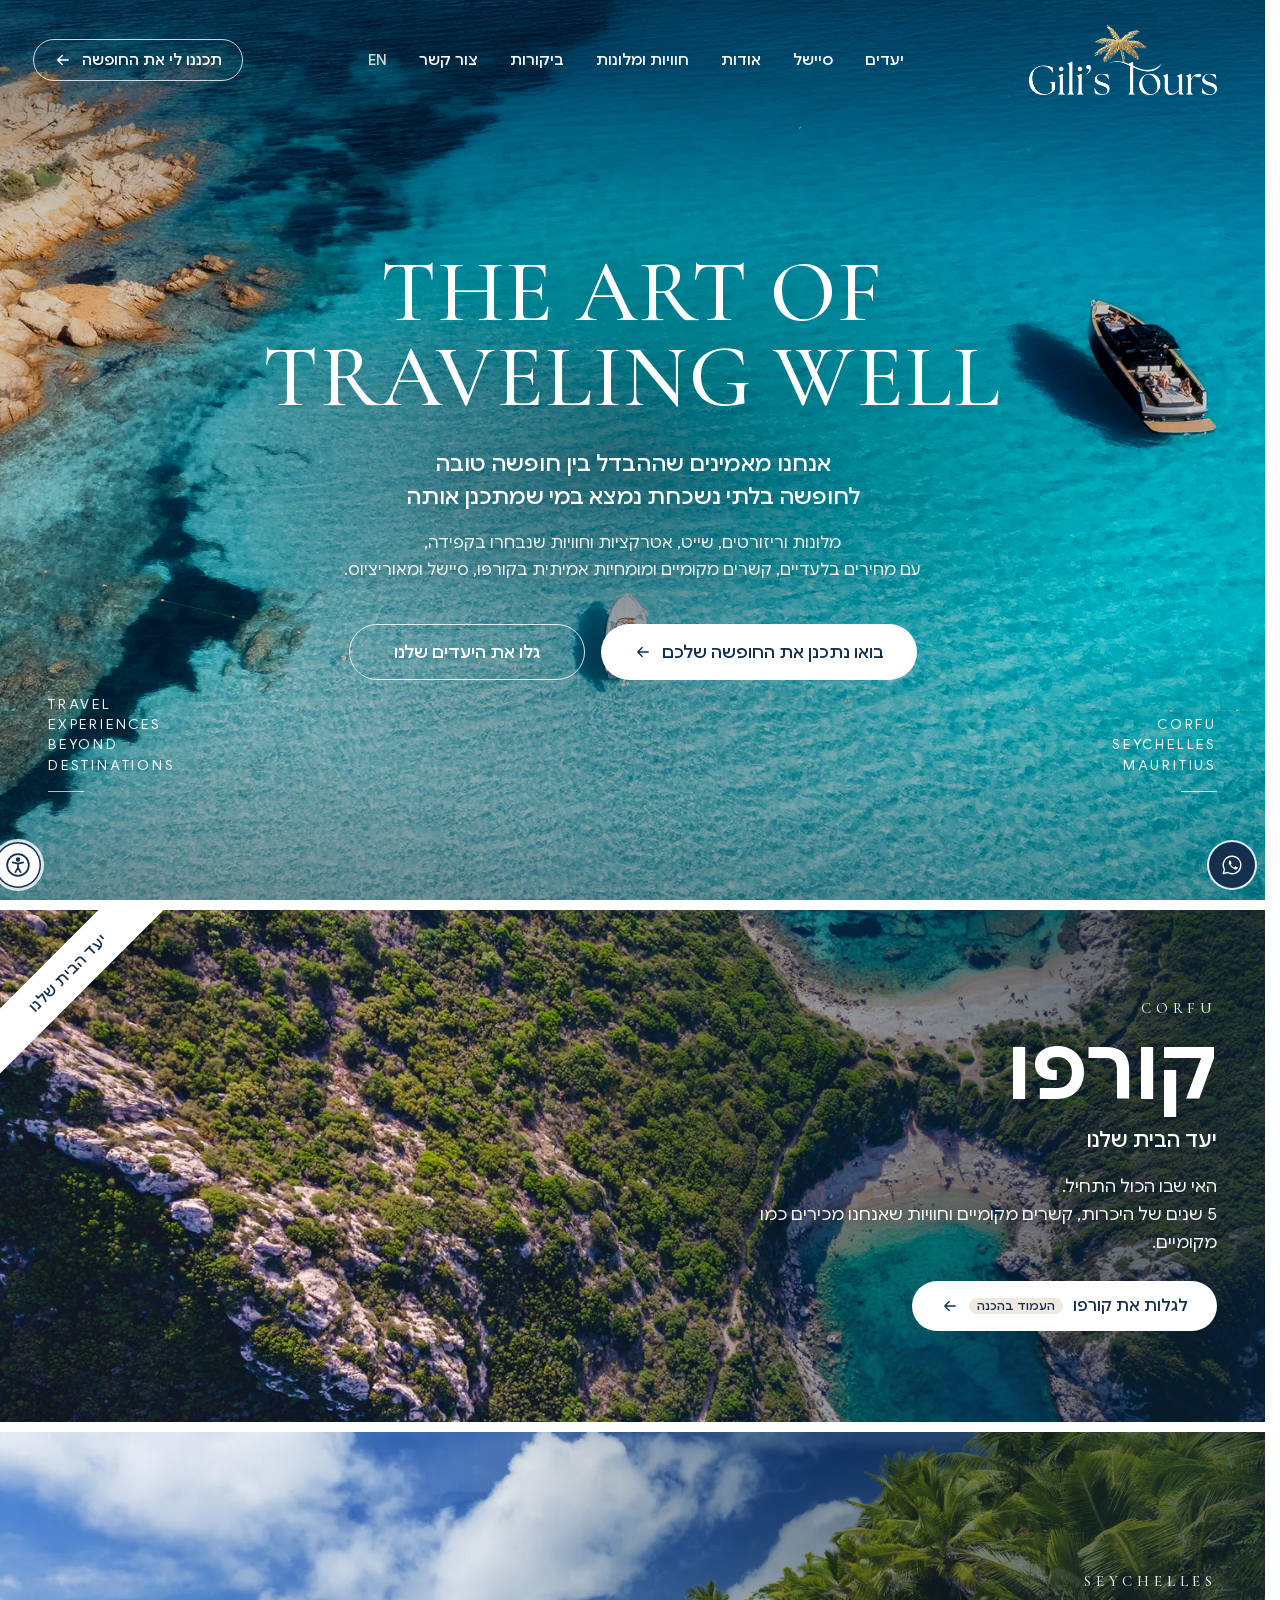
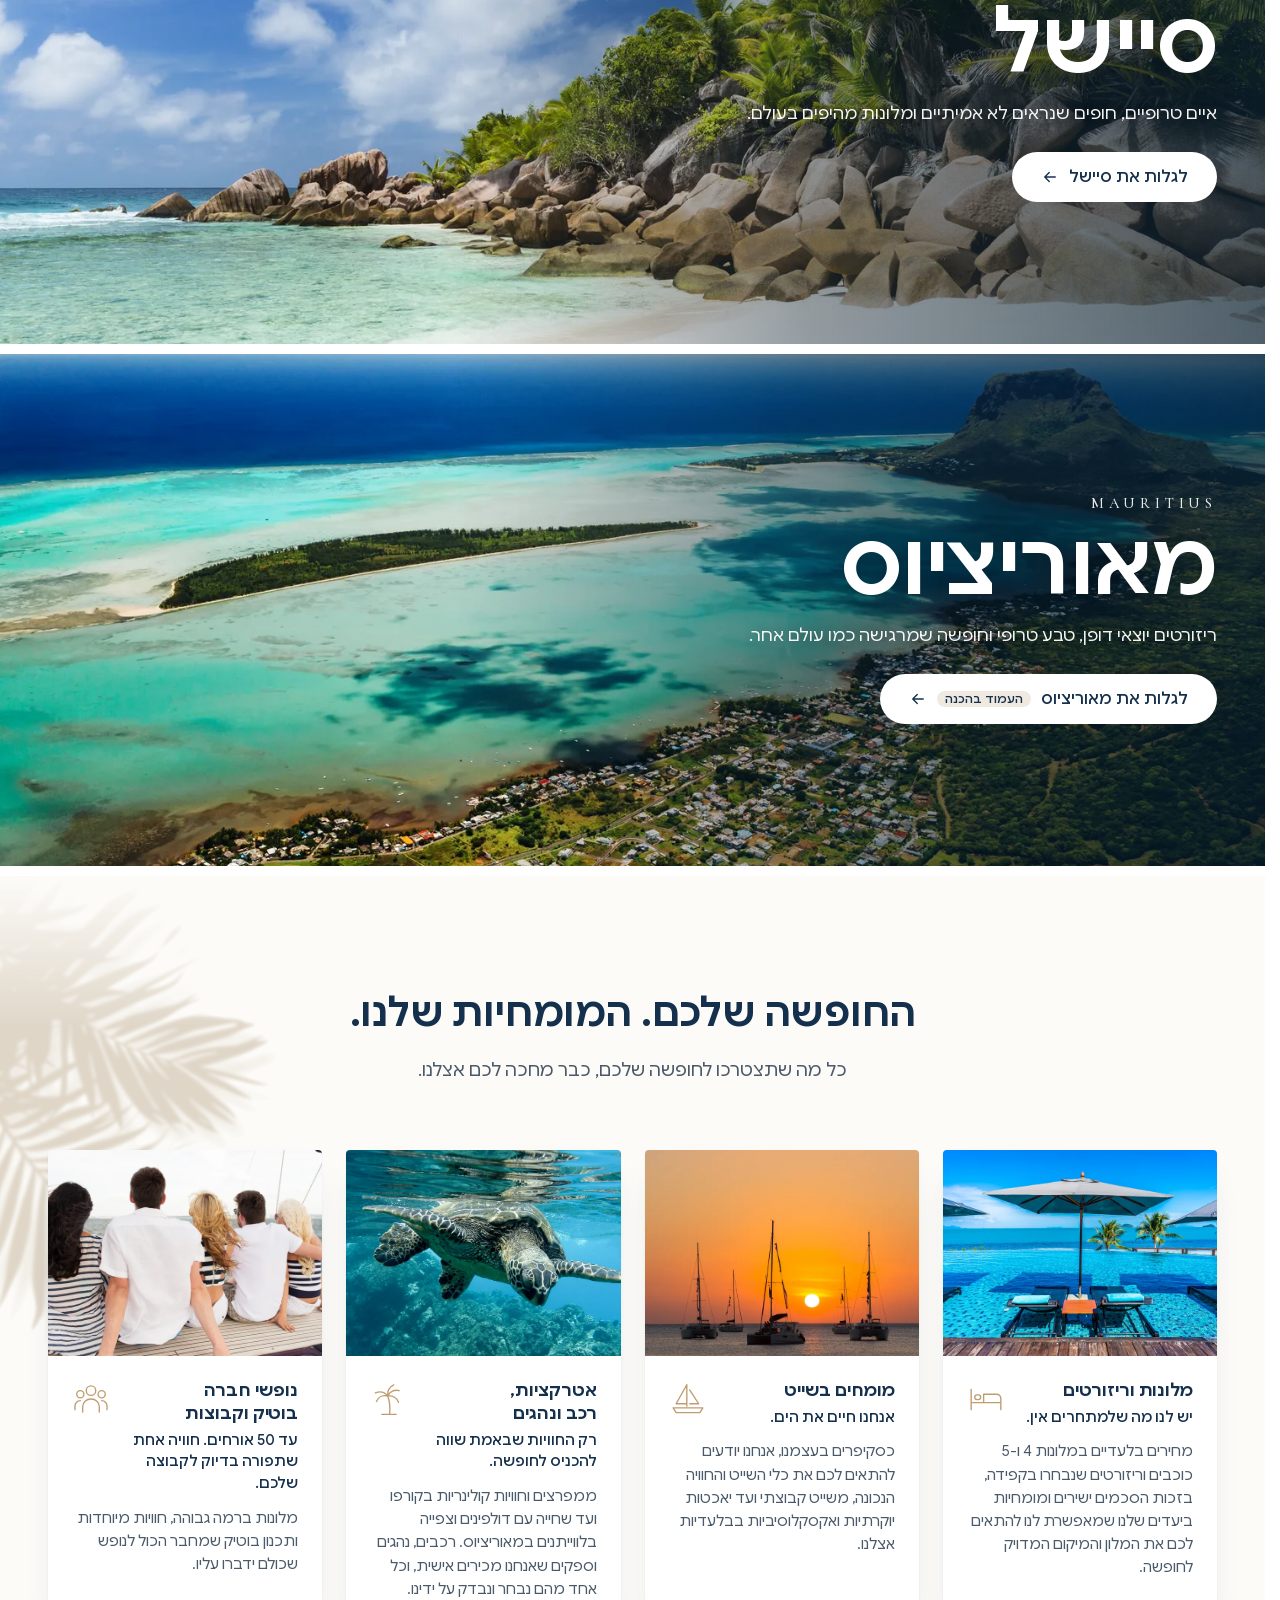
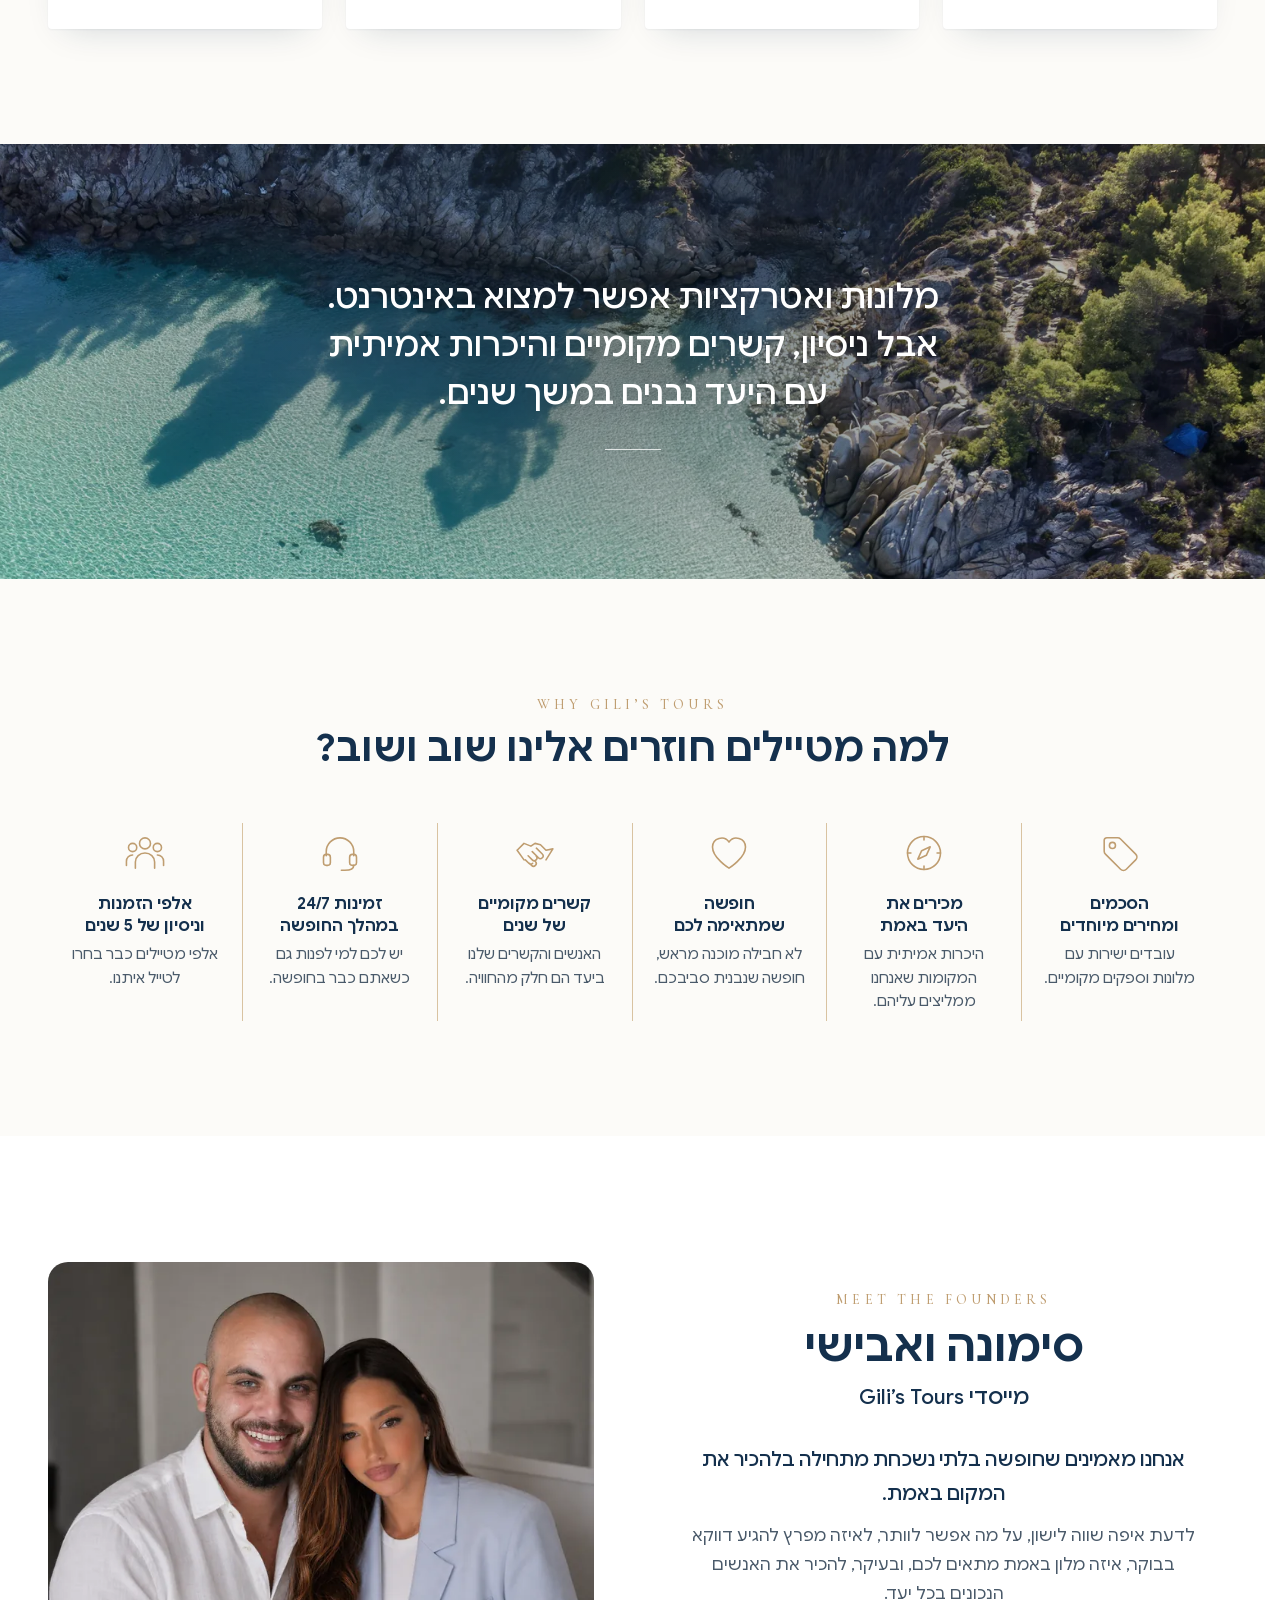
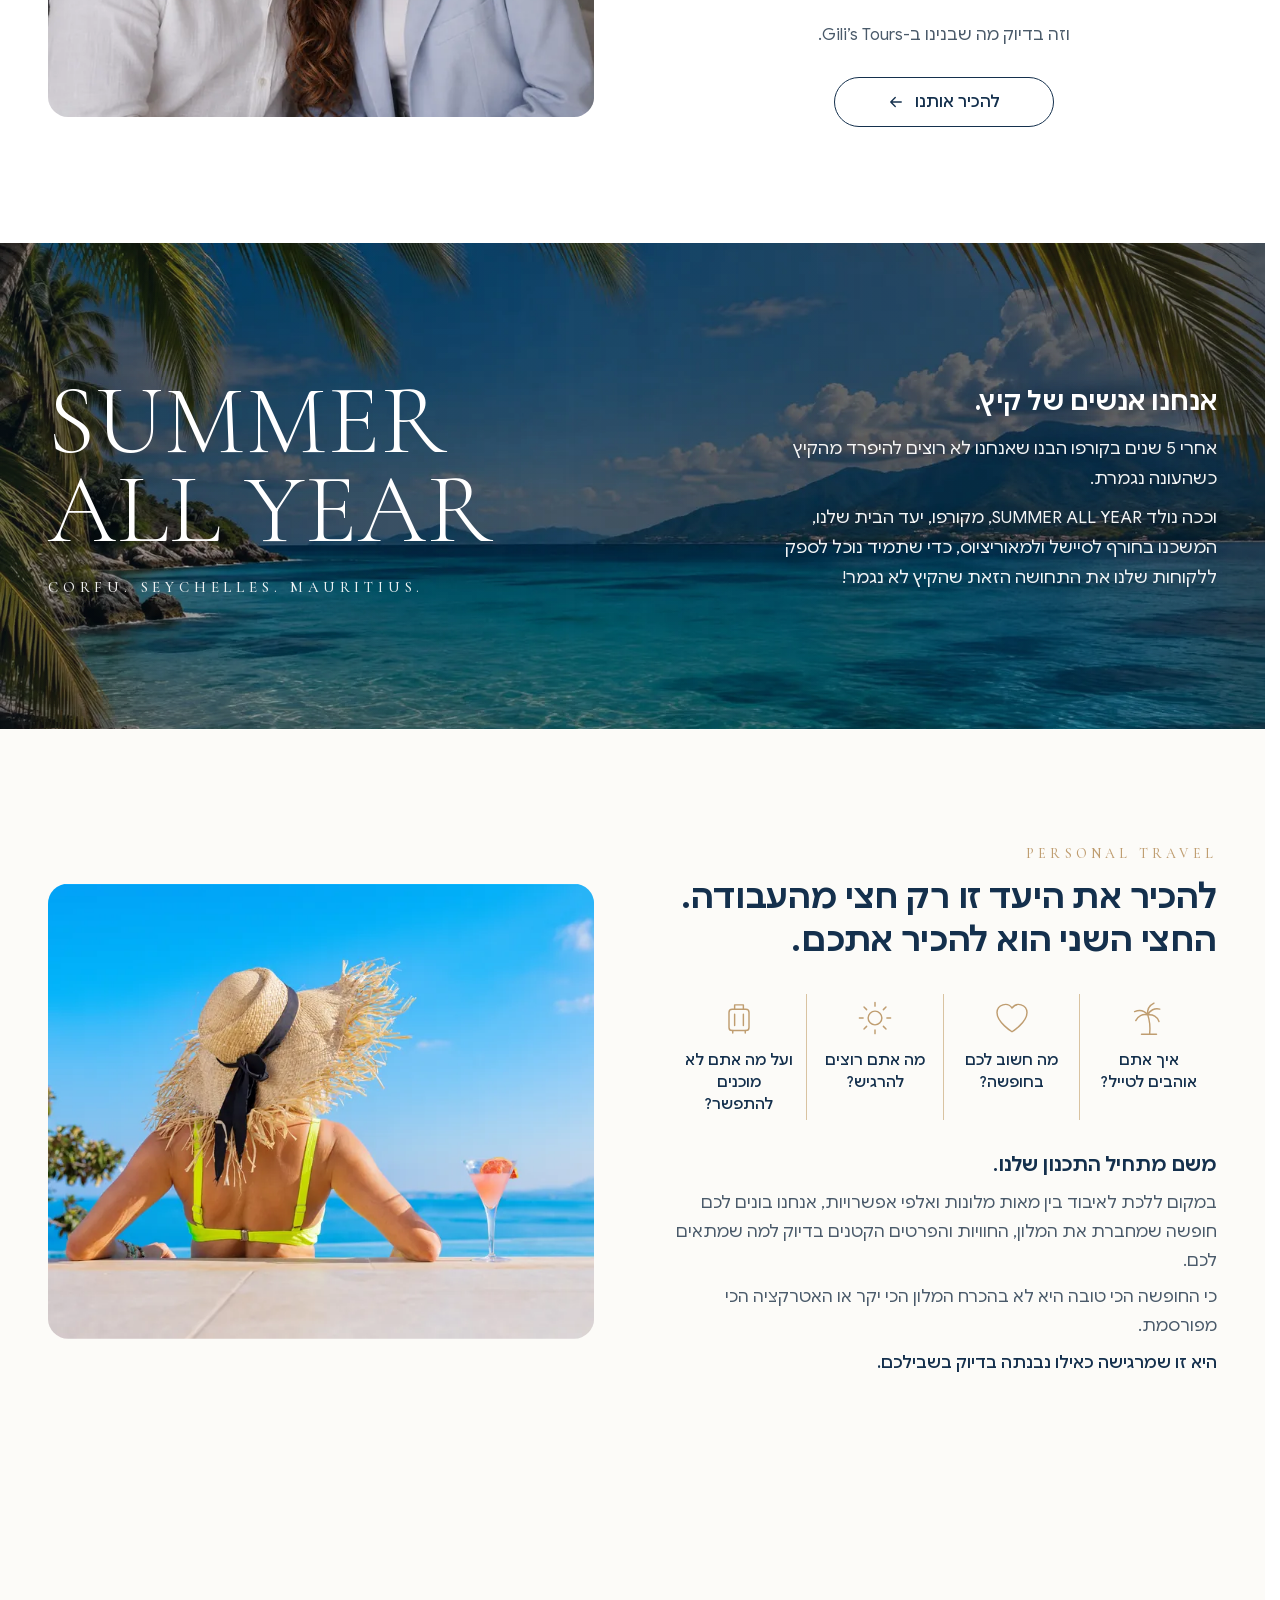
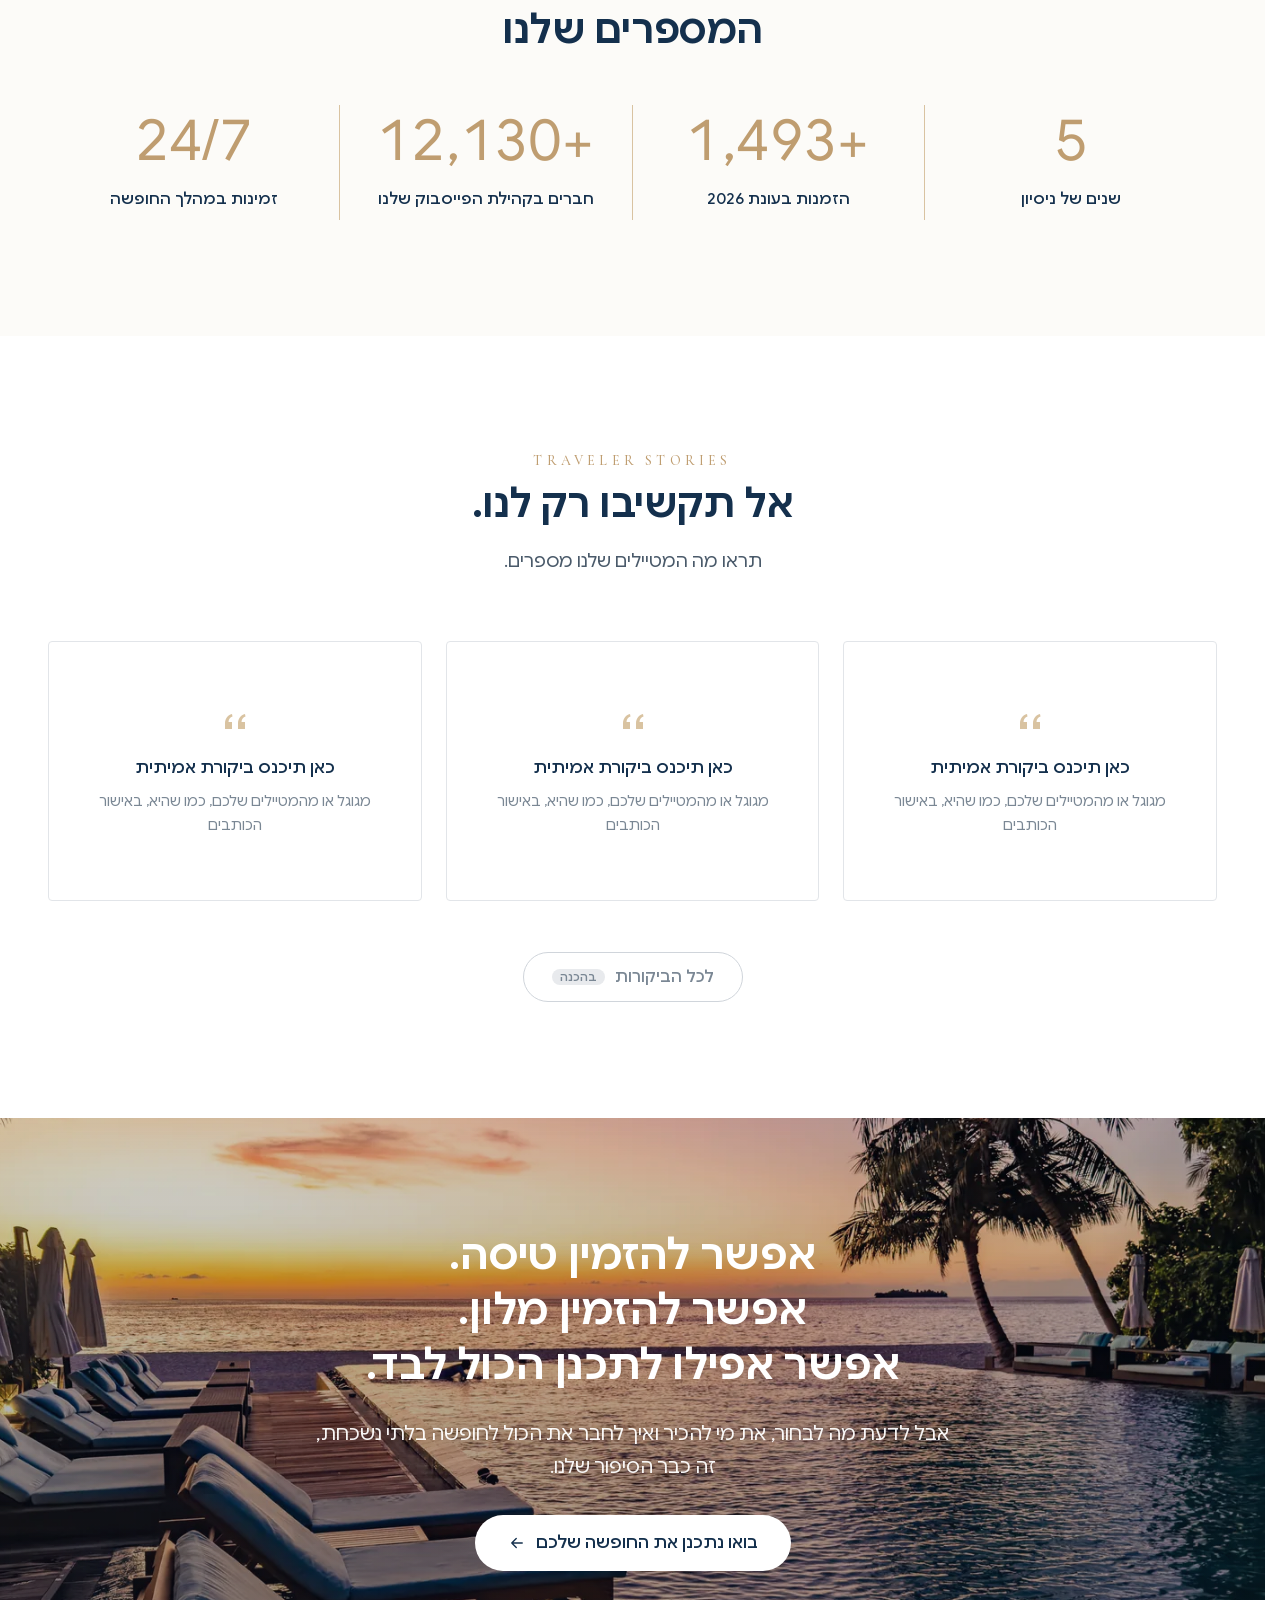
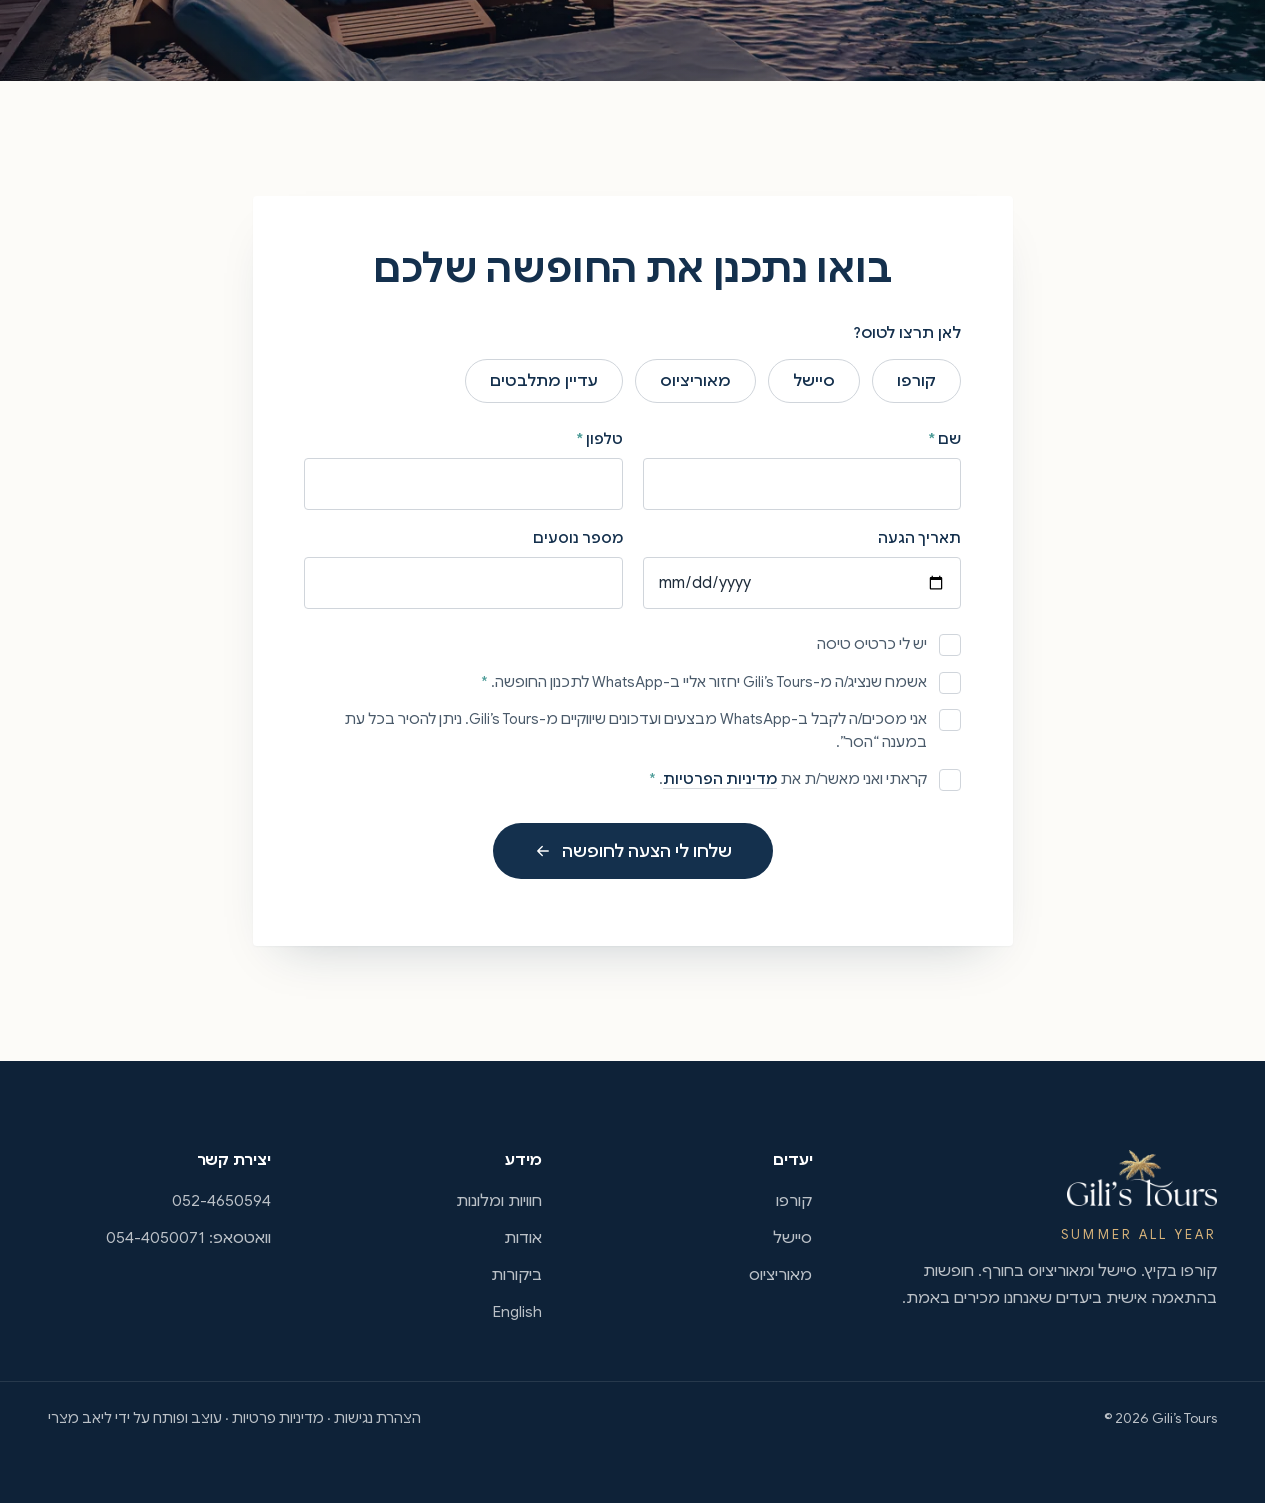
<file: v2/index.html>
<!doctype html>
<html lang="he" dir="rtl">
<head>
<meta charset="utf-8">
<meta name="viewport" content="width=device-width, initial-scale=1, viewport-fit=cover">
<meta name="robots" content="noindex, nofollow">
<meta name="theme-color" content="#0b4c54">
<title>Gili's Tours | חופשות בהתאמה אישית בקורפו, בסיישל ובמאוריציוס</title>
<meta name="description" content="Gili's Tours: חופשות בהתאמה אישית ביעדים שאנחנו מכירים באמת, קורפו, סיישל ומאוריציוס, עם המלונות הנכונים, החוויות הנכונות וזמינות לאורך כל החופשה.">
<link rel="icon" href="favicon.ico" sizes="any">
<link rel="icon" href="img/favicon-32.png" type="image/png" sizes="32x32">
<link rel="apple-touch-icon" href="img/apple-touch-icon.png">
<link rel="preload" href="fonts/google-sans-400.woff2" as="font" type="font/woff2" crossorigin>
<link rel="preload" href="fonts/cormorant-garamond-300.woff2" as="font" type="font/woff2" crossorigin>
<link rel="preload" as="image" href="img/hv-hero-1600.webp" imagesrcset="img/hv-hero-960.webp 960w, img/hv-hero-1600.webp 1600w, img/hv-hero-2560.webp 2560w" imagesizes="100vw" media="(min-width:701px)">
<link rel="preload" as="image" href="img/hv-hero-m-720.webp" imagesrcset="img/hv-hero-m-720.webp 720w, img/hv-hero-m-1080.webp 1080w" imagesizes="100vw" media="(max-width:700px)">
<link rel="stylesheet" href="css/site.css?v=1793548752">
<link rel="stylesheet" href="css/home.css?v=1793548752">
<script>document.documentElement.classList.add('js')</script>
<script src="https://crm.liavmatzri.co.il/review.js" defer></script>
</head>
<body class="home">
<a class="skip" href="#main">דילוג לתוכן</a>

<svg width="0" height="0" style="position:absolute" aria-hidden="true">
  <defs>
    <symbol id="i-phone" viewBox="0 0 24 24"><path d="M5 3.5h3.2l1.6 4.2-2.1 1.4a11 11 0 0 0 7.2 7.2l1.4-2.1 4.2 1.6V19a1.5 1.5 0 0 1-1.6 1.5A16.5 16.5 0 0 1 3.5 5.1 1.5 1.5 0 0 1 5 3.5z"/></symbol>
    <symbol id="i-access" viewBox="0 0 24 24"><circle cx="12" cy="12" r="10"/><circle cx="12" cy="7" r="1.3" fill="currentColor"/><path d="M7.2 9.6 12 10.8l4.8-1.2M12 10.8v3.6M12 14.4l-2.4 4.2M12 14.4l2.4 4.2"/></symbol>
    <symbol id="i-x" viewBox="0 0 24 24"><path d="M6 6l12 12M18 6 6 18"/></symbol>
    <symbol id="i-wa" viewBox="0 0 24 24"><path d="M12 2.5a9.5 9.5 0 0 0-8.2 14.3L2.5 21.5l4.8-1.3A9.5 9.5 0 1 0 12 2.5z"/><path d="M8.6 7.6c.2-.4.5-.4.8-.4h.6c.2 0 .4 0 .6.5l.8 2c.1.2.1.4 0 .6l-.6.8c-.1.2-.2.3 0 .6.5.9 1.2 1.7 2 2.3.6.4 1 .6 1.3.7.2.1.4 0 .5-.1l.8-1c.2-.2.4-.2.6-.1l1.9.9c.3.1.4.2.4.4 0 .5-.1 1.2-.7 1.6-.5.4-1.4.7-2.4.4a11.4 11.4 0 0 1-6.3-5.6c-.6-1.2-.6-2.4.1-3.3z" fill="currentColor" stroke="none"/></symbol>
    <symbol id="i-arrow" viewBox="0 0 24 24"><path d="M19 12H5M11 6l-6 6 6 6"/></symbol>
    <symbol id="i-check" viewBox="0 0 24 24"><path d="m5 12.5 4.5 4.5L19 7.5"/></symbol>
    <symbol id="i-pause" viewBox="0 0 24 24"><path d="M9 6v12M15 6v12"/></symbol>
    <symbol id="i-play" viewBox="0 0 24 24"><path d="M8 5.5v13l10.5-6.5z"/></symbol>
    <!-- אייקוני קו דקים בצבע חול, כמו בסקיצות של סימונה -->
    <symbol id="i-tag" viewBox="0 0 32 32"><path d="M4.5 6.5v8.2c0 .8.3 1.6.9 2.1l11 11c1.2 1.2 3 1.2 4.2 0l6.8-6.8c1.2-1.2 1.2-3 0-4.2l-11-11c-.6-.6-1.3-.9-2.1-.9H6.5a2 2 0 0 0-2 1.6z"/><circle cx="10.5" cy="10.5" r="2.2"/></symbol>
    <symbol id="i-compass" viewBox="0 0 32 32"><circle cx="16" cy="16" r="12"/><path d="m20.5 11.5-2.8 6.2-6.2 2.8 2.8-6.2 6.2-2.8z"/><path d="M16 4v2.5M16 25.5V28M4 16h2.5M25.5 16H28"/></symbol>
    <symbol id="i-heart" viewBox="0 0 32 32"><path d="M16 27S4 19.6 4 11.6A6.6 6.6 0 0 1 16 8a6.6 6.6 0 0 1 12 3.6C28 19.6 16 27 16 27z"/></symbol>
    <symbol id="i-hand" viewBox="0 0 32 32"><path d="M3 14l5-5 5 2 3-2 4 1 4 4 5-1M3 14l5 7M29 13l-5 8M11 18l3 3c.8.8 2 .8 2.8 0 .8-.8.8-2 0-2.8M14 15l4.5 4.5c.8.8 2 .8 2.8 0s.8-2 0-2.8L17 12.5M9 21l2.5 2.5c.8.8 2 .8 2.8 0M12 23.5l1.5 1.5c.8.8 2 .8 2.8 0s.8-2 0-2.8"/></symbol>
    <symbol id="i-headset" viewBox="0 0 32 32"><path d="M6 18v-3a10 10 0 0 1 20 0v3"/><rect x="4" y="17" width="5" height="8" rx="2"/><rect x="23" y="17" width="5" height="8" rx="2"/><path d="M26 25c0 2.2-2.5 3.5-6.5 3.5H17"/></symbol>
    <symbol id="i-users" viewBox="0 0 32 32"><circle cx="16" cy="9" r="4"/><path d="M9 27v-4.5c0-3.6 3.1-6.5 7-6.5s7 2.9 7 6.5V27"/><circle cx="7" cy="12" r="3"/><path d="M2.5 25v-3c0-2.6 2-4.6 4.5-4.6"/><circle cx="25" cy="12" r="3"/><path d="M29.5 25v-3c0-2.6-2-4.6-4.5-4.6"/></symbol>
    <symbol id="i-palm" viewBox="0 0 32 32"><path d="M16.5 29c.6-5.3.2-10.6-1.5-15.5M15 13.5c-2.6-3.3-6.7-4.2-10.5-2.6M15 13.5c1.6-3.8 5.6-5.6 9.6-4.6M15 13.5c-4.2-1-8 .9-9.6 4.6M15 13.5c4.1-.6 7.8 1.5 9 5.3M15 13.5c-.6-4 1.3-7.6 5-9.4M10 29h12"/></symbol>
    <symbol id="i-sun" viewBox="0 0 32 32"><circle cx="16" cy="16" r="5.5"/><path d="M16 3.5v3M16 25.5v3M3.5 16h3M25.5 16h3M7.2 7.2l2.1 2.1M22.7 22.7l2.1 2.1M7.2 24.8l2.1-2.1M22.7 9.3l2.1-2.1"/></symbol>
    <symbol id="i-case" viewBox="0 0 32 32"><rect x="8" y="9" width="16" height="17" rx="2.5"/><path d="M12.5 9V5.5h7V9M12.5 13v9M19.5 13v9M11 26v2M21 26v2"/></symbol>
    <symbol id="i-bed" viewBox="0 0 32 32"><path d="M3.5 25V8M3.5 19h25v6M28.5 19v-3.5a3.5 3.5 0 0 0-3.5-3.5H14v7"/><rect x="6.5" y="12.5" width="5" height="4" rx="2"/></symbol>
    <symbol id="i-boat" viewBox="0 0 32 32"><path d="M15 4v18M15 4 6 20h9M17.5 8.5 25 20h-7.5M3.5 23.5h25l-2.5 4H6z"/></symbol>
    <symbol id="i-quote" viewBox="0 0 32 32"><path d="M13 9c-4.5 1.3-7 4.6-7 9.5V24h7v-7H9.5c.2-2.8 1.6-4.6 4-5.5L13 9zM26 9c-4.5 1.3-7 4.6-7 9.5V24h7v-7h-3.5c.2-2.8 1.6-4.6 4-5.5L26 9z"/></symbol>
  </defs>
</svg>

<header class="hdr" id="hdr">
  <div class="hdr-in">
    <a class="logo" href="./" aria-label="Gili's Tours, לעמוד הבית">
      <img class="logo-w" src="img/logo-white.png" alt="" width="179" height="66">
      <img class="logo-c" src="img/logo-teal.png" alt="" width="179" height="66">
    </a>
    <nav class="nav" id="nav" aria-label="ראשי">
      <ul>
        <li><a href="#dest">יעדים</a></li>
        <li><a href="seychelles.html">סיישל</a></li>
        <li><a href="#about">אודות</a></li>
        <li><a href="#book">חוויות ומלונות</a></li>
        <li><a href="#revs">ביקורות</a></li>
        <li><a href="#lead">צור קשר</a></li>
        <li class="nav-en"><a href="#" lang="en" hreflang="en">EN</a></li>
      </ul>
    </nav>
    <div class="hdr-act">
      <a class="btn btn-sm hdr-cta" href="#lead">תכננו לי את החופשה <svg class="ic"><use href="#i-arrow"/></svg></a>
      <button class="burger" id="burger" aria-expanded="false" aria-controls="nav" aria-label="תפריט"><span></span><span></span></button>
    </div>
  </div>
</header>

<main id="main">

<!-- פתיחה: צילום אחד חזק של ים ויאכטה, כמו בשתי הסקיצות של סימונה (20:14) -->
<section class="hv-hero" id="hHero" aria-labelledby="h-t">
  <picture class="hv-hero-media" aria-hidden="true">
    <source media="(max-width:700px)" srcset="img/hv-hero-m-720.webp 720w, img/hv-hero-m-1080.webp 1080w" sizes="100vw">
    <img src="img/hv-hero-1600.webp" srcset="img/hv-hero-960.webp 960w, img/hv-hero-1600.webp 1600w, img/hv-hero-2560.webp 2560w" sizes="100vw" alt="" width="2560" height="1440" fetchpriority="high">
  </picture>
  <!-- 30.10: בטלפון אופציה 2 מהסרטונים שסימונה שלחה 29.10 (מים טורקיז, הולך וחוזר כדי שהלולאה תהיה חלקה); בדסקטופ נשאר הצילום. נטען רק בטלפון ובלי הפחתת תנועה -->
  <video class="hv-hero-vid" id="heroVid" muted loop playsinline preload="none" poster="img/hv-hero-v2-poster.webp" aria-hidden="true" data-src="media/home-hero-m2.mp4"></video>
  <button class="hv-vid-tg" id="vidToggle" type="button" aria-label="עצירת הסרטון" aria-pressed="false" hidden><svg class="ic"><use href="#i-pause"/></svg></button>
  <div class="hv-hero-in">
    <h1 class="hv-title" id="h-t" lang="en"><span>The art of</span> <span>traveling well</span></h1>
    <p class="hv-intro">אנחנו מאמינים שההבדל בין חופשה טובה <br class="br-d">לחופשה בלתי נשכחת נמצא במי שמתכנן אותה</p>
    <!-- 1.11: הפסקה והכפתור לפי סימונה, כדי שיהיה ברור מהשנייה הראשונה מה אפשר להזמין -->
    <p class="hv-sub">מלונות וריזורטים, שייט, אטרקציות וחוויות שנבחרו בקפידה, <br class="br-d">עם מחירים בלעדיים, קשרים מקומיים ומומחיות אמיתית בקורפו, סיישל ומאוריציוס.</p>
    <div class="hv-btns">
      <a class="btn btn-lg hv-btn-main" href="https://wa.me/972544050071?text=%D7%A9%D7%9C%D7%95%D7%9D%2C%20%D7%90%D7%A9%D7%9E%D7%97%20%D7%9C%D7%AA%D7%9B%D7%A0%D7%9F%20%D7%90%D7%99%D7%AA%D7%9B%D7%9D%20%D7%97%D7%95%D7%A4%D7%A9%D7%94" target="_blank" rel="noopener">בואו נתכנן את החופשה שלכם <svg class="ic"><use href="#i-arrow"/></svg></a>
      <a class="btn btn-lg hv-btn-line" href="#dest">גלו את היעדים שלנו</a>
    </div>
  </div>
  <p class="hv-corner hv-tag" lang="en" dir="ltr">Travel<br>experiences<br>beyond<br>destinations</p>
  <p class="hv-corner hv-places" lang="en" dir="ltr">Corfu<br>Seychelles<br>Mauritius</p>
</section>

<!-- היעדים שלנו: שלוש תמונות גדולות אחת מתחת לשנייה, לא ברוחב המסך, עם רווח לבן ביניהן. בטלפון התמונות ששלחה; במחשב צילומי רוחב חדים מאותם מקומות, כי שלה לאורך ונראו מפוקסלות ברוחב מלא -->
<section class="hv-dest" id="dest" aria-labelledby="dest-t">
  <h2 class="sr" id="dest-t">היעדים שלנו</h2>

  <article class="hd" id="db-corfu" aria-labelledby="db-corfu-t">
    <span class="hd-ribbon" aria-hidden="true">יעד הבית שלנו</span>
    <picture class="hd-media" aria-hidden="true">
      <source media="(max-width:700px)" srcset="img/hv-corfu-m-720.webp 720w, img/hv-corfu-m-1080.webp 1080w" sizes="100vw">
      <img src="img/hv-corfu-d-1600.webp" srcset="img/hv-corfu-d-960.webp 960w, img/hv-corfu-d-1600.webp 1600w, img/hv-corfu-d-2560.webp 2560w" sizes="100vw" alt="" width="2560" height="1089" loading="lazy" decoding="async">
    </picture>
    <div class="hd-txt">
      <p class="hd-en" lang="en">Corfu</p>
      <h3 class="hd-name" id="db-corfu-t">קורפו</h3>
      <p class="hd-home">יעד הבית שלנו</p>
      <p class="hd-p">האי שבו הכול התחיל. <br>5 שנים של היכרות, קשרים מקומיים וחוויות שאנחנו מכירים כמו מקומיים.</p>
      <span class="btn hd-btn is-soon">לגלות את קורפו <em>העמוד בהכנה</em> <svg class="ic"><use href="#i-arrow"/></svg></span>
    </div>
  </article>

  <article class="hd" id="db-sey" aria-labelledby="db-sey-t">
    <picture class="hd-media" aria-hidden="true">
      <source media="(max-width:700px)" srcset="img/hv-sey-m-720.webp 720w, img/hv-sey-m-1080.webp 1080w" sizes="100vw">
      <img src="img/hv-sey-d-1600.webp" srcset="img/hv-sey-d-960.webp 960w, img/hv-sey-d-1600.webp 1600w, img/hv-sey-d-2560.webp 2560w" sizes="100vw" alt="" width="2560" height="1089" loading="lazy" decoding="async">
    </picture>
    <div class="hd-txt">
      <p class="hd-en" lang="en">Seychelles</p>
      <h3 class="hd-name" id="db-sey-t">סיישל</h3>
      <p class="hd-p">איים טרופיים, חופים שנראים לא אמיתיים ומלונות מהיפים בעולם.</p>
      <a class="btn hd-btn" href="seychelles.html">לגלות את סיישל <svg class="ic"><use href="#i-arrow"/></svg></a>
    </div>
  </article>

  <article class="hd" id="db-mru" aria-labelledby="db-mru-t">
    <picture class="hd-media" aria-hidden="true">
      <source media="(max-width:700px)" srcset="img/hv-mru-m-720.webp 720w, img/hv-mru-m-1080.webp 1080w" sizes="100vw">
      <img src="img/hv-mru-d-1600.webp" srcset="img/hv-mru-d-960.webp 960w, img/hv-mru-d-1600.webp 1600w, img/hv-mru-d-2560.webp 2560w" sizes="100vw" alt="" width="2560" height="1089" loading="lazy" decoding="async">
    </picture>
    <div class="hd-txt">
      <p class="hd-en" lang="en">Mauritius</p>
      <h3 class="hd-name" id="db-mru-t">מאוריציוס</h3>
      <p class="hd-p">ריזורטים יוצאי דופן, טבע טרופי וחופשה שמרגישה כמו עולם אחר.</p>
      <span class="btn hd-btn is-soon">לגלות את מאוריציוס <em>העמוד בהכנה</em> <svg class="ic"><use href="#i-arrow"/></svg></span>
    </div>
  </article>
</section>

<!-- 1.11: לפי סימונה, השירותים עלו לכאן מיד אחרי היעדים, כדי שכבר בשלב הזה יהיה ברור מה אפשר להזמין ולסגור דרכנו. ארבעה אזורים נקיים, צילום, אייקון וטקסט -->
<section class="sec hv-book" id="book" aria-labelledby="book-t">
  <span class="hb-palm" aria-hidden="true"></span>
  <div class="wrap">
    <div class="sec-h rv">
      <h2 id="book-t">החופשה שלכם. המומחיות שלנו.</h2>
      <p class="sec-lead">כל מה שתצטרכו לחופשה שלכם, כבר מחכה לכם אצלנו.</p>
    </div>
    <ul class="hb-g">
      <li class="hb rv"><figure class="hb-img"><img src="img/htl-infinity-720.webp" alt="" width="720" height="540" loading="lazy" decoding="async"></figure><div class="hb-txt"><svg class="ic-s"><use href="#i-bed"/></svg><div><h3>מלונות וריזורטים</h3><p class="hb-lead">יש לנו מה שלמתחרים אין.</p></div></div><p class="hb-p">מחירים בלעדיים במלונות 4 ו-5 כוכבים וריזורטים שנבחרו בקפידה, בזכות הסכמים ישירים ומומחיות ביעדים שלנו שמאפשרת לנו להתאים לכם את המלון והמיקום המדויק לחופשה.</p></li>
      <li class="hb rv"><figure class="hb-img"><img src="img/exp-sunset-720.webp" alt="" width="720" height="900" loading="lazy" decoding="async"></figure><div class="hb-txt"><svg class="ic-s"><use href="#i-boat"/></svg><div><h3>מומחים בשייט</h3><p class="hb-lead">אנחנו חיים את הים.</p></div></div><p class="hb-p">כסקיפרים בעצמנו, אנחנו יודעים להתאים לכם את כלי השייט והחוויה הנכונה, משייט קבוצתי ועד יאכטות יוקרתיות ואקסקלוסיביות בבלעדיות אצלנו.</p></li>
      <li class="hb rv"><figure class="hb-img"><img src="img/exp-snorkel-720.webp" alt="" width="720" height="900" loading="lazy" decoding="async"></figure><div class="hb-txt"><svg class="ic-s"><use href="#i-palm"/></svg><div><h3>אטרקציות, רכב ונהגים</h3><p class="hb-lead">רק החוויות שבאמת שווה להכניס לחופשה.</p></div></div><p class="hb-p">ממפרצים וחוויות קולינריות בקורפו ועד שחייה עם דולפינים וצפייה בלווייתנים במאוריציוס. רכבים, נהגים וספקים שאנחנו מכירים אישית, וכל אחד מהם נבחר ונבדק על ידינו.</p></li>
      <li class="hb rv"><figure class="hb-img"><img src="img/cat-groups-720.webp" alt="" width="720" height="468" loading="lazy" decoding="async"></figure><div class="hb-txt"><svg class="ic-s"><use href="#i-users"/></svg><div><h3>נופשי חברה בוטיק וקבוצות</h3><p class="hb-lead">עד 50 אורחים. חוויה אחת שתפורה בדיוק לקבוצה שלכם.</p></div></div><p class="hb-p">מלונות ברמה גבוהה, חוויות מיוחדות ותכנון בוטיק שמחבר הכול לנופש שכולם ידברו עליו.</p></li>
    </ul>
  </div>
</section>

<!-- המשפט הגדול: לבן על צילום ים רחב, וקו קצר מתחתיו -->
<section class="hv-stmt" aria-label="המשפט שלנו">
  <picture class="hv-stmt-media" aria-hidden="true">
    <source media="(max-width:700px)" srcset="img/hv-stmt-m-720.webp 720w, img/hv-stmt-m-1080.webp 1080w" sizes="100vw">
    <img src="img/hv-stmt-1600.webp" srcset="img/hv-stmt-960.webp 960w, img/hv-stmt-1600.webp 1600w, img/hv-stmt-2560.webp 2560w" sizes="100vw" alt="" width="2560" height="984" loading="lazy" decoding="async">
  </picture>
  <div class="wrap hv-stmt-in">
    <p class="hv-stmt-p rv">מלונות ואטרקציות אפשר למצוא באינטרנט. <br class="br-d">אבל ניסיון, קשרים מקומיים והיכרות אמיתית <br class="br-d">עם היעד נבנים במשך שנים.</p>
    <span class="hv-stmt-line rv" aria-hidden="true"></span>
  </div>
</section>

<!-- למה Gili's Tours: נקי, בלי כרטיסים, שישה אייקונים דקים בצבע חול ומשפט קצר -->
<section class="sec hv-why" id="why" aria-labelledby="why-t">
  <div class="wrap">
    <div class="sec-h rv">
      <p class="eyebrow" lang="en">Why Gili’s Tours</p>
      <h2 id="why-t">למה מטיילים חוזרים אלינו שוב ושוב?</h2>
    </div>
    <ul class="hw-g">
      <li class="rv"><svg class="ic-s"><use href="#i-tag"/></svg><h3>הסכמים ומחירים מיוחדים</h3><p>עובדים ישירות עם מלונות וספקים מקומיים.</p></li>
      <li class="rv"><svg class="ic-s"><use href="#i-compass"/></svg><h3>מכירים את היעד באמת</h3><p>היכרות אמיתית עם המקומות שאנחנו ממליצים עליהם.</p></li>
      <li class="rv"><svg class="ic-s"><use href="#i-heart"/></svg><h3>חופשה שמתאימה לכם</h3><p>לא חבילה מוכנה מראש, חופשה שנבנית סביבכם.</p></li>
      <li class="rv"><svg class="ic-s"><use href="#i-hand"/></svg><h3>קשרים מקומיים של שנים</h3><p>האנשים והקשרים שלנו ביעד הם חלק מהחוויה.</p></li>
      <li class="rv"><svg class="ic-s"><use href="#i-headset"/></svg><h3>זמינות <span dir="ltr">24/7</span> במהלך החופשה</h3><p>יש לכם למי לפנות גם כשאתם כבר בחופשה.</p></li>
      <li class="rv"><svg class="ic-s"><use href="#i-users"/></svg><h3>אלפי הזמנות וניסיון של 5 שנים</h3><p>אלפי מטיילים כבר בחרו לטייל איתנו.</p></li>
    </ul>
  </div>
</section>

<!-- סימונה ואבישי: התמונה שלהם משמאל, הטקסט מימין; "להכיר אותנו" פותח את ההמשך -->
<section class="sec hv-ab" id="about" aria-labelledby="about-t">
  <div class="wrap hv-ab-g">
    <figure class="hv-ab-img rv-img"><img src="img/founders-1200.webp" srcset="img/founders-720.webp 720w, img/founders-1200.webp 1200w" sizes="(max-width:900px) 100vw, 46vw" alt="סימונה ואבישי, מייסדי Gili’s Tours" width="1200" height="1004" loading="lazy" decoding="async"></figure>
    <div class="hv-ab-head">
      <p class="eyebrow rv" lang="en">Meet the founders</p>
      <h2 class="rv" id="about-t">סימונה ואבישי</h2>
      <p class="hv-ab-role rv">מייסדי <span lang="en">Gili’s Tours</span></p>
    </div>
    <div class="hv-ab-txt">
      <p class="hv-ab-big rv">אנחנו מאמינים שחופשה בלתי נשכחת מתחילה בלהכיר את המקום באמת.</p>
      <p class="rv">לדעת איפה שווה לישון, על מה אפשר לוותר, לאיזה מפרץ להגיע דווקא בבוקר, איזה מלון באמת מתאים לכם, ובעיקר, להכיר את האנשים הנכונים בכל יעד.</p>
      <p class="rv">וזה בדיוק מה שבנינו ב-<span lang="en">Gili’s Tours</span>.</p>
      <div class="hv-ab-more" id="abMore" hidden>
        <p>הכול התחיל לפני 5 שנים בקורפו. הכרנו את האי לעומק, בנינו קשרים מקומיים, בדקנו מלונות, ספקים וחוויות בעצמנו ולמדנו את כל אותם פרטים קטנים שלא תמיד תמצאו באינטרנט, אבל יכולים לשנות חופשה שלמה.</p>
        <p>עם השנים אלפי מטיילים עברו דרכנו, ומה שהתחיל באי אחד שאנחנו מכירים כמעט כמו בית הפך לדרך שבה אנחנו רוצים לגלות את העולם.</p>
        <ul class="hv-ab-tri">
          <li>לבחור פחות, אבל לבחור נכון.</li>
          <li>להכיר כל יעד באמת.</li>
          <li>ולבנות חופשה שמרגישה בדיוק שלכם.</li>
        </ul>
      </div>
      <button class="btn hv-btn-out rv" id="abBtn" aria-expanded="false" aria-controls="abMore"><span>להכיר אותנו</span> <svg class="ic"><use href="#i-arrow"/></svg></button>
    </div>
  </div>
</section>

<!-- Summer all year: פס צילום של דקל מעל הים, הכותרת הגדולה משמאל והטקסט מימין -->
<section class="hv-sum" aria-labelledby="sum-t">
  <div class="hv-sum-media" aria-hidden="true"><picture><source media="(max-width:700px)" srcset="img/hv-sum-m-600.webp 600w, img/hv-sum-m-940.webp 940w" sizes="100vw"><img src="img/hv-sum-1672.webp" srcset="img/hv-sum-960.webp 960w, img/hv-sum-1672.webp 1672w" sizes="100vw" alt="" width="1672" height="941" loading="lazy" decoding="async"></picture></div>
  <div class="wrap hv-sum-in">
    <div class="hv-sum-en" lang="en" dir="ltr">
      <h2 class="hv-sum-t rv" id="sum-t"><span>Summer</span> <span>all year</span></h2>
      <p class="hv-sum-pl rv">Corfu. Seychelles. Mauritius.</p>
    </div>
    <div class="hv-sum-he">
      <p class="hv-sum-big rv">אנחנו אנשים של קיץ.</p>
      <p class="rv">אחרי 5 שנים בקורפו הבנו שאנחנו לא רוצים להיפרד מהקיץ כשהעונה נגמרת.</p>
      <p class="rv">וככה נולד <span lang="en">SUMMER ALL YEAR</span>, מקורפו, יעד הבית שלנו, המשכנו בחורף לסיישל ולמאוריציוס, כדי שתמיד נוכל לספק ללקוחות שלנו את התחושה הזאת שהקיץ לא נגמר!</p>
    </div>
  </div>
</section>

<!-- Personal travel: צילום לייפסטייל משמאל, הטקסט וארבע השאלות מימין -->
<section class="sec hv-pers" aria-labelledby="pers-t">
  <div class="wrap hv-pers-g">
    <figure class="hv-pers-img rv-img"><img src="img/hv-pers-1200.webp" srcset="img/hv-pers-720.webp 720w, img/hv-pers-1200.webp 1200w" sizes="(max-width:900px) 100vw, 46vw" alt="מטיילת בכובע קש בבריכה מול הים" width="1200" height="1000" loading="lazy" decoding="async"></figure>
    <div class="hv-pers-txt">
      <p class="eyebrow rv" lang="en">Personal travel</p>
      <h2 class="rv" id="pers-t">להכיר את היעד זו רק חצי מהעבודה. <br>החצי השני הוא להכיר אתכם.</h2>
      <ul class="hp-q">
        <li class="rv"><svg class="ic-s"><use href="#i-palm"/></svg>איך אתם אוהבים לטייל?</li>
        <li class="rv"><svg class="ic-s"><use href="#i-heart"/></svg>מה חשוב לכם בחופשה?</li>
        <li class="rv"><svg class="ic-s"><use href="#i-sun"/></svg>מה אתם רוצים להרגיש?</li>
        <li class="rv"><svg class="ic-s"><use href="#i-case"/></svg>ועל מה אתם לא מוכנים להתפשר?</li>
      </ul>
      <p class="hp-start rv">משם מתחיל התכנון שלנו.</p>
      <p class="rv">במקום ללכת לאיבוד בין מאות מלונות ואלפי אפשרויות, אנחנו בונים לכם חופשה שמחברת את המלון, החוויות והפרטים הקטנים בדיוק למה שמתאים לכם.</p>
      <p class="rv">כי החופשה הכי טובה היא לא בהכרח המלון הכי יקר או האטרקציה הכי מפורסמת.</p>
      <p class="hp-end rv">היא זו שמרגישה כאילו נבנתה בדיוק בשבילכם.</p>
    </div>
  </div>
</section>

<!-- המספרים שלנו: מינימליסטי, מספרים גדולים שנספרים מ-1 כשמגיעים אליהם -->
<section class="sec hv-nums" aria-labelledby="nums-t">
  <div class="wrap">
    <h2 class="hv-nums-t rv" id="nums-t">המספרים שלנו</h2>
    <ul class="hn-g">
      <li class="rv"><b class="hn" data-to="5" aria-hidden="true">5</b><span class="sr">5</span><span class="hn-l">שנים של ניסיון</span></li>
      <li class="rv"><b class="hn" data-to="1600" data-suf="+" dir="ltr" aria-hidden="true">1,600+</b><span class="sr">1,600+</span><span class="hn-l">הזמנות בעונת 2026</span></li>
      <li class="rv"><b class="hn" data-to="13000" data-suf="+" dir="ltr" aria-hidden="true">13,000+</b><span class="sr">13,000+</span><span class="hn-l">חברים בקהילת הפייסבוק שלנו</span></li>
      <li class="rv"><b class="hn" dir="ltr">24/7</b><span class="hn-l">זמינות במהלך החופשה</span></li>
    </ul>
  </div>
</section>

<!-- Traveler stories: רק ביקורות אמיתיות. עד שיגיעו, מסגרות שמורות ומסומנות, בלי טקסט מומצא -->
<section class="sec hv-revs" id="revs" aria-labelledby="revs-t">
  <div class="wrap">
    <div class="sec-h rv">
      <p class="eyebrow" lang="en">Traveler stories</p>
      <h2 id="revs-t">אל תקשיבו רק לנו.</h2>
      <p class="sec-lead">תראו מה המטיילים שלנו מספרים.</p>
    </div>
    <div class="hr-g" id="hrG">
      <figure class="hr rv"><svg class="hr-q" aria-hidden="true"><use href="#i-quote"/></svg><figcaption><b>כאן תיכנס ביקורת אמיתית</b><small>מגוגל או מהמטיילים שלכם, כמו שהיא, באישור הכותבים</small></figcaption></figure>
      <figure class="hr rv"><svg class="hr-q" aria-hidden="true"><use href="#i-quote"/></svg><figcaption><b>כאן תיכנס ביקורת אמיתית</b><small>מגוגל או מהמטיילים שלכם, כמו שהיא, באישור הכותבים</small></figcaption></figure>
      <figure class="hr rv"><svg class="hr-q" aria-hidden="true"><use href="#i-quote"/></svg><figcaption><b>כאן תיכנס ביקורת אמיתית</b><small>מגוגל או מהמטיילים שלכם, כמו שהיא, באישור הכותבים</small></figcaption></figure>
    </div>
    <div class="hr-dots" id="hrDots" aria-hidden="true"><span class="on"></span><span></span><span></span></div>
    <div class="sec-cta rv"><span class="btn hv-btn-out is-soon">לכל הביקורות <em>בהכנה</em></span></div>
  </div>
</section>

<!-- באנר: עוד צילום וואו, שורות לבנות וכפתור לטופס -->
<section class="hv-bnr" id="plan" aria-labelledby="bnr-t">
  <picture class="hv-bnr-media" aria-hidden="true">
    <source media="(max-width:700px)" srcset="img/hv-bnr-m-720.webp 720w, img/hv-bnr-m-1080.webp 1080w" sizes="100vw">
    <img src="img/hv-bnr-1600.webp" srcset="img/hv-bnr-960.webp 960w, img/hv-bnr-1600.webp 1600w, img/hv-bnr-2560.webp 2560w" sizes="100vw" alt="" width="2560" height="1163" loading="lazy" decoding="async">
  </picture>
  <div class="wrap hv-bnr-in">
    <h2 class="hv-bnr-lines" id="bnr-t"><span class="rv">אפשר להזמין טיסה.</span> <span class="rv">אפשר להזמין מלון.</span> <span class="rv">אפשר אפילו לתכנן הכול לבד.</span></h2>
    <p class="hv-bnr-p rv">אבל לדעת מה לבחור, את מי להכיר ואיך לחבר את הכול לחופשה בלתי נשכחת, זה כבר הסיפור שלנו.</p>
    <a class="btn btn-lg hv-btn-main rv" href="#lead">בואו נתכנן את החופשה שלכם <svg class="ic"><use href="#i-arrow"/></svg></a>
  </div>
</section>

<!-- טופס השארת פרטים: לבן וקרם, נקי; עוד לא מחובר, שום פרט לא נשלח -->
<section class="sec hv-lead" id="lead" aria-labelledby="lead-t">
  <div class="wrap">
    <form class="hl" id="leadForm" novalidate>
      <div class="sec-h rv">
        <h2 id="lead-t">בואו נתכנן את החופשה שלכם</h2>
      </div>
      <fieldset class="hl-dest">
        <legend>לאן תרצו לטוס?</legend>
        <div class="hl-chips">
          <label class="hl-chip"><input type="radio" name="dest" value="קורפו"><span>קורפו</span></label>
          <label class="hl-chip"><input type="radio" name="dest" value="סיישל"><span>סיישל</span></label>
          <label class="hl-chip"><input type="radio" name="dest" value="מאוריציוס"><span>מאוריציוס</span></label>
          <label class="hl-chip"><input type="radio" name="dest" value="עדיין מתלבטים"><span>עדיין מתלבטים</span></label>
        </div>
      </fieldset>
      <div class="hl-row">
        <label class="hl-fld"><span>שם <i aria-hidden="true">*</i></span><input name="name" autocomplete="name" required aria-required="true"></label>
        <label class="hl-fld"><span>טלפון <i aria-hidden="true">*</i></span><input name="phone" type="tel" inputmode="tel" autocomplete="tel" dir="ltr" required aria-required="true"></label>
        <label class="hl-fld"><span>תאריך הגעה</span><input name="date" type="date"></label>
        <label class="hl-fld"><span>מספר נוסעים</span><input name="pax" type="number" min="1" max="99" inputmode="numeric"></label>
      </div>
      <div class="hl-checks">
        <label class="hl-chk"><input type="checkbox" name="flight"><span class="hl-box" aria-hidden="true"><svg class="ic"><use href="#i-check"/></svg></span><span>יש לי כרטיס טיסה</span></label>
        <label class="hl-chk"><input type="checkbox" name="wa_service" required aria-required="true"><span class="hl-box" aria-hidden="true"><svg class="ic"><use href="#i-check"/></svg></span><span>אשמח שנציג/ה מ-<span lang="en">Gili’s Tours</span> יחזור אליי ב-<span lang="en">WhatsApp</span> לתכנון החופשה.&nbsp;<i aria-hidden="true">*</i></span></label>
        <label class="hl-chk"><input type="checkbox" name="wa_marketing"><span class="hl-box" aria-hidden="true"><svg class="ic"><use href="#i-check"/></svg></span><span>אני מסכים/ה לקבל ב-<span lang="en">WhatsApp</span> מבצעים ועדכונים שיווקיים מ-<span lang="en">Gili’s Tours</span>. ניתן להסיר בכל עת במענה “הסר”.</span></label>
        <label class="hl-chk"><input type="checkbox" name="privacy" required aria-required="true"><span class="hl-box" aria-hidden="true"><svg class="ic"><use href="#i-check"/></svg></span><span>קראתי ואני מאשר/ת את <a href="#" class="hl-lnk">מדיניות הפרטיות</a>.&nbsp;<i aria-hidden="true">*</i></span></label>
      </div>
      <div class="hl-send">
        <button class="btn btn-lg btn-navy" type="submit">שלחו לי הצעה לחופשה <svg class="ic"><use href="#i-arrow"/></svg></button>
        <p class="hl-msg" id="leadMsg" role="status" aria-live="polite"></p>
      </div>
    </form>
  </div>
</section>

</main>

<footer class="ftr">
  <div class="wrap ftr-in">
    <div class="ftr-brand">
      <img src="img/logo-white.png" alt="Gili's Tours" width="179" height="66" loading="lazy">
      <p lang="en" class="ftr-slogan">Summer all year</p>
      <p>קורפו בקיץ. סיישל ומאוריציוס בחורף. חופשות בהתאמה אישית ביעדים שאנחנו מכירים באמת.</p>
    </div>
    <nav class="ftr-col" aria-label="יעדים"><h3>יעדים</h3><a href="#db-corfu">קורפו</a><a href="seychelles.html">סיישל</a><a href="#db-mru">מאוריציוס</a></nav>
    <nav class="ftr-col" aria-label="מידע"><h3>מידע</h3><a href="#book">חוויות ומלונות</a><a href="#about">אודות</a><a href="#revs">ביקורות</a><a href="#" lang="en">English</a></nav>
    <div class="ftr-col"><h3>יצירת קשר</h3><a href="tel:+972524650594" dir="ltr">052-4650594</a><a href="https://wa.me/972544050071" target="_blank" rel="noopener">וואטסאפ: <span class="nw" dir="ltr">054-4050071</span></a></div>
  </div>
  <div class="wrap ftr-bot"><p><span dir="ltr">© 2026 Gili’s Tours</span></p><p><a href="accessibility.html">הצהרת נגישות</a> · <a href="#">מדיניות פרטיות</a> · <a href="https://liavmatzri.co.il" rel="noopener" target="_blank">עוצב ופותח על ידי ליאב מצרי</a></p></div>
</footer>

<a class="wa-float" href="https://wa.me/972544050071?text=%D7%A9%D7%9C%D7%95%D7%9D%2C%20%D7%90%D7%A9%D7%9E%D7%97%20%D7%9C%D7%A4%D7%A8%D7%98%D7%99%D7%9D%20%D7%A2%D7%9C%20%D7%97%D7%95%D7%A4%D7%A9%D7%94" target="_blank" rel="noopener" aria-label="שיחה בוואטסאפ"><svg class="ic"><use href="#i-wa"/></svg></a>
<a class="a11y-fab" href="accessibility.html" aria-label="הצהרת נגישות"><svg class="ic" aria-hidden="true"><use href="#i-access"/></svg></a>

<script src="js/a11y.js?v=1793548752" defer></script>
<script src="js/home.js?v=1793548752" defer></script>
</body>
</html>
</file>
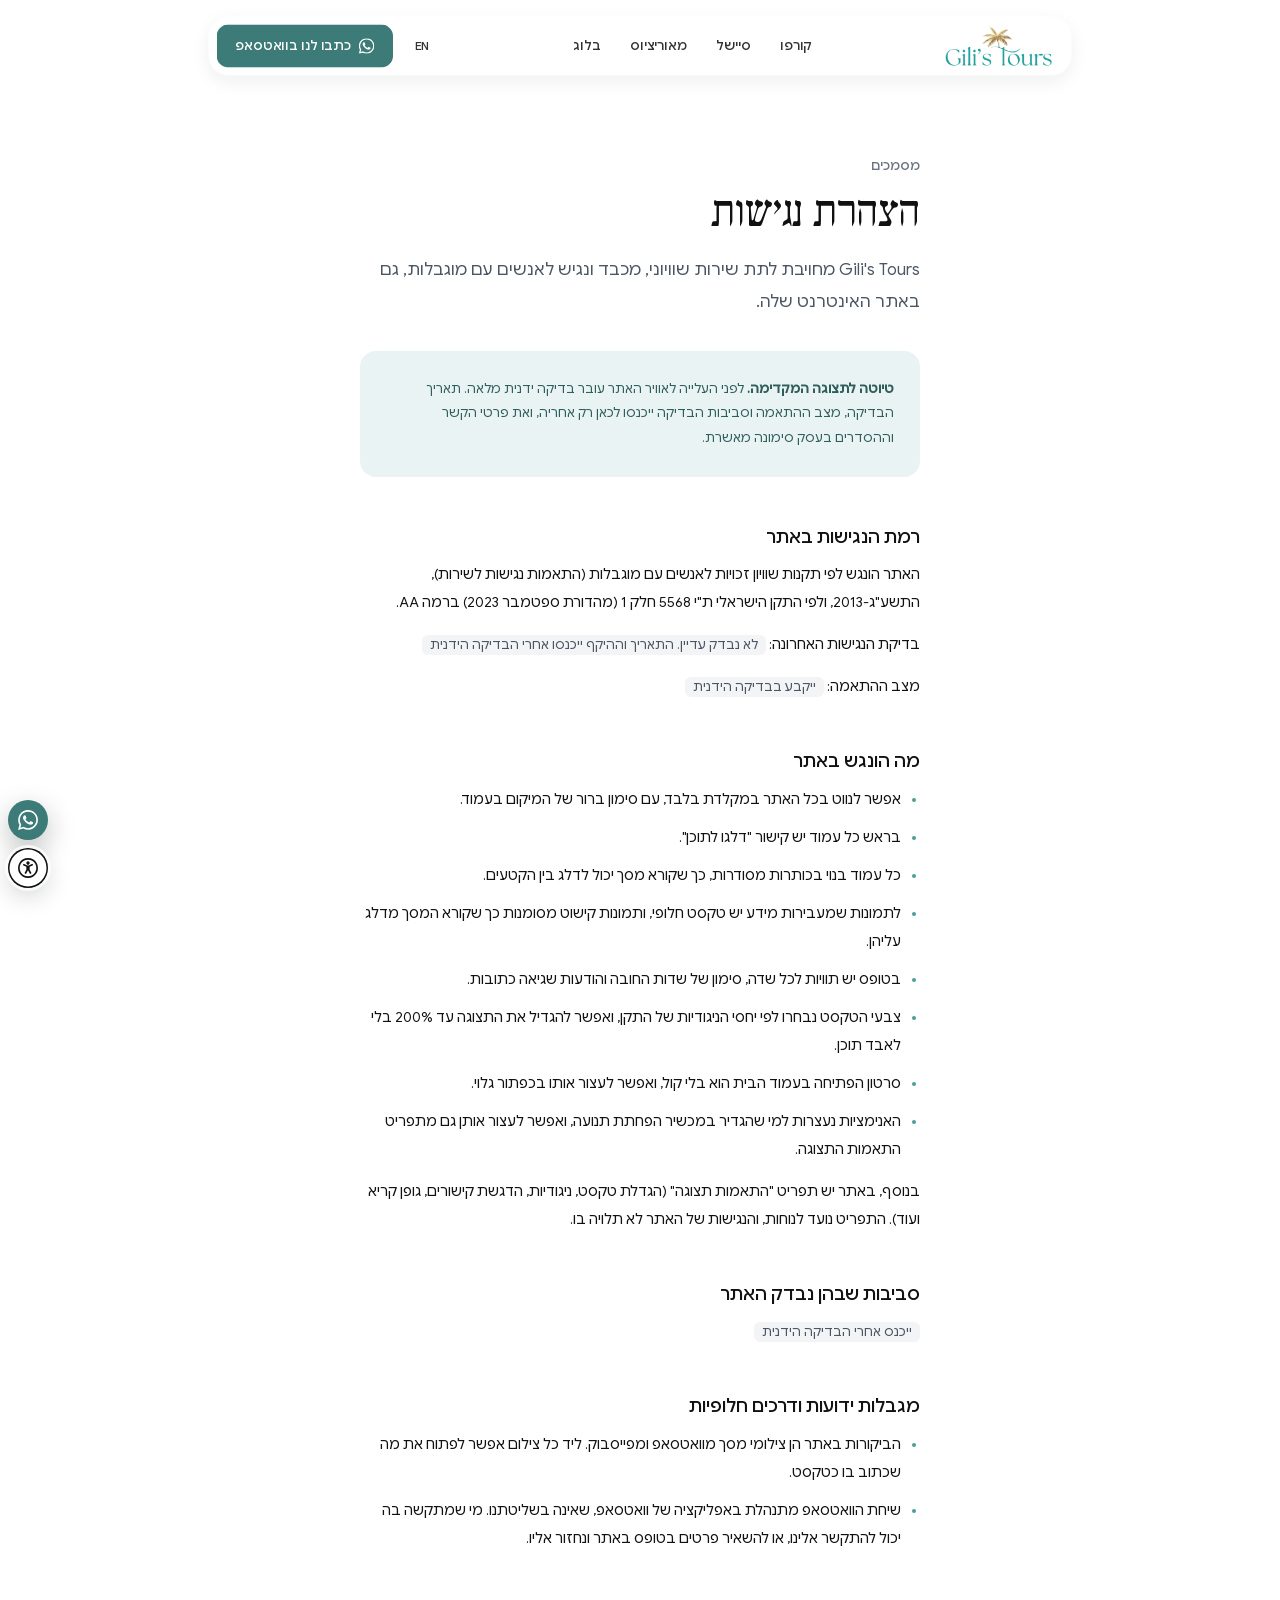
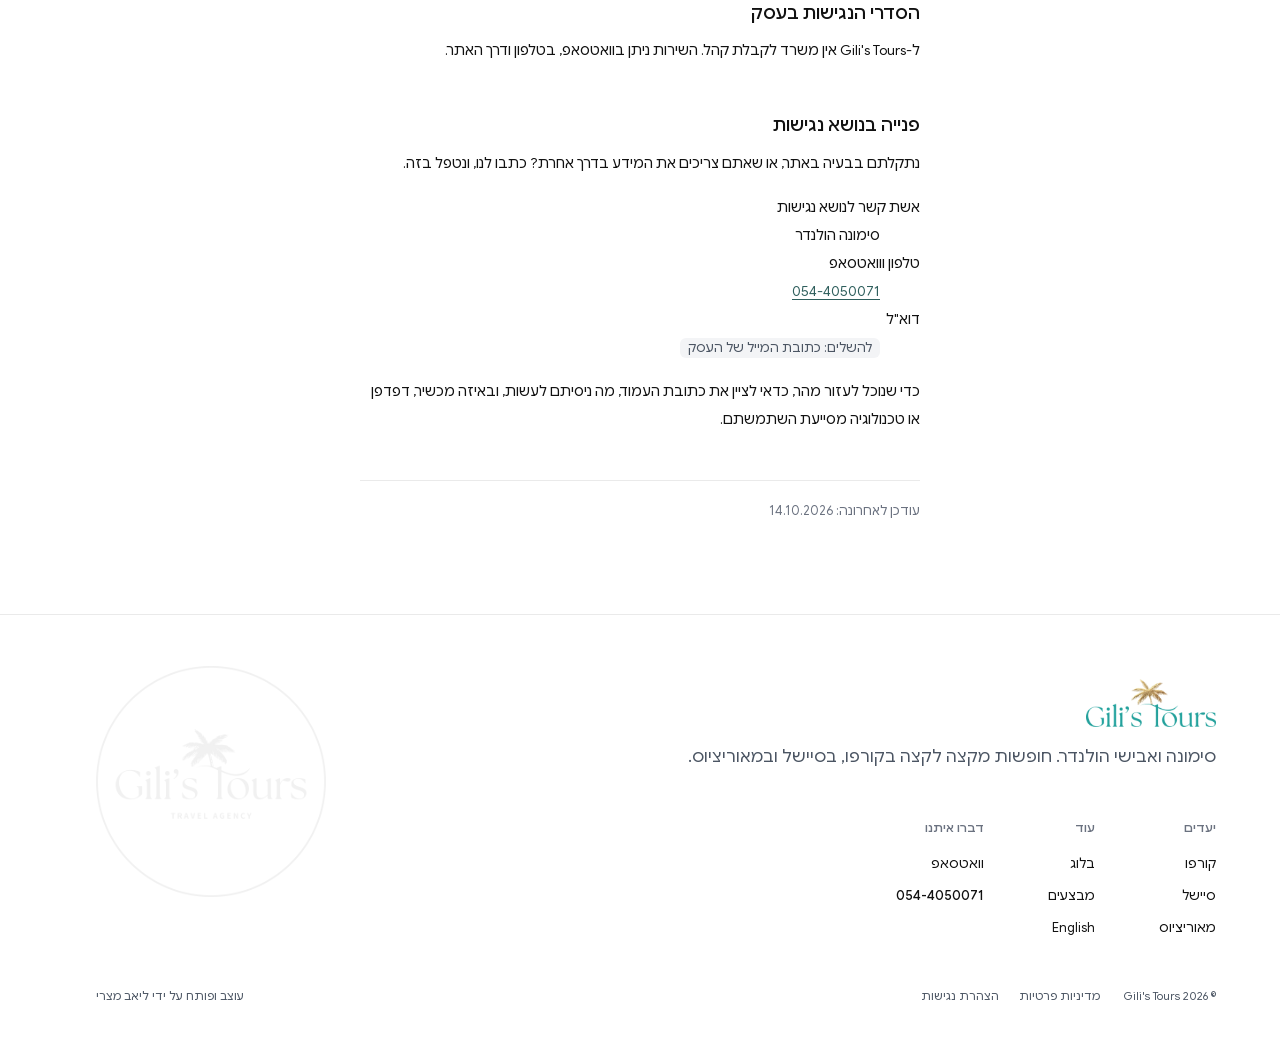
<file: accessibility.html>
<!doctype html>
<html lang="he" dir="rtl">
<head>
<meta charset="utf-8">
<meta name="viewport" content="width=device-width, initial-scale=1">
<title>הצהרת נגישות · Gili's Tours</title>
<meta name="description" content="הצהרת הנגישות של Gili's Tours: מה הונגש באתר, מגבלות ידועות, ואיך פונים אלינו בנושא נגישות.">
<meta name="theme-color" content="#ffffff">
<meta name="robots" content="noindex, nofollow">
<link rel="preload" href="fonts/yitzhaknavon.woff2" as="font" type="font/woff2" crossorigin>
<link rel="icon" href="img/favicon-32.png" type="image/png" sizes="32x32">
<link rel="apple-touch-icon" href="img/apple-touch-icon.png">
<link rel="stylesheet" href="css/site.css?v=1793548752">
<script>document.documentElement.classList.add("js");if(matchMedia("(prefers-reduced-motion:no-preference)").matches)document.documentElement.classList.add("open-anim")</script>
<script src="js/site.js?v=1793548752" defer></script>
<script src="https://crm.liavmatzri.co.il/review.js" defer></script>
</head>
<body class="pg-doc">
<a class="skip" href="#main">דלגו לתוכן</a>

<header class="hd is-scrolled" id="hd" data-solid>
  <a class="hlogo" href="index.html" aria-label="Gili's Tours, לעמוד הבית">
    <img class="lg-light" src="img/logo-white.png" alt="" width="358" height="132">
    <img class="lg-dark" src="img/logo-teal.png" alt="" width="358" height="132">
  </a>
  <nav class="hnav" aria-label="ראשי">
    <a class="hlink" href="index.html#dest-corfu">קורפו</a>
    <a class="hlink" href="seychelles.html">סיישל</a>
    <a class="hlink" href="index.html#dest-mauritius">מאוריציוס</a>
    <a class="hlink" href="index.html#journal">בלוג</a>
  </nav>
  <a class="hlang" href="index.html" lang="en" hreflang="en" aria-label="English">EN</a>
  <a class="btn btn-solid hd-cta" href="https://wa.me/972544050071?text=%D7%94%D7%99%D7%99%2C%20%D7%94%D7%92%D7%A2%D7%AA%D7%99%20%D7%9E%D7%94%D7%90%D7%AA%D7%A8%20%D7%95%D7%90%D7%A9%D7%9E%D7%97%20%D7%9C%D7%AA%D7%9B%D7%A0%D7%9F%20%D7%97%D7%95%D7%A4%D7%A9%D7%94" target="_blank" rel="noopener"><svg class="ic" aria-hidden="true"><use href="img/icons.svg#i-whatsapp"/></svg>כתבו לנו בוואטסאפ</a>
  <a class="hd-a11y" href="accessibility.html" aria-label="הצהרת נגישות"><svg class="ic" aria-hidden="true"><use href="img/icons.svg#i-universal-access"/></svg></a>
  <button class="burger" type="button" aria-label="פתיחת תפריט" aria-expanded="false" aria-controls="md"><i></i><i></i><i></i></button>
</header>

<div class="md" id="md" role="dialog" aria-modal="true" aria-label="תפריט"><div class="md-scrim"></div>
  <nav class="md-panel" aria-label="ניווט ראשי">
    <div class="md-top"><img src="img/logo-teal.png" alt="Gili's Tours" width="358" height="132"><button class="md-close" type="button" aria-label="סגירת תפריט"><i></i><i></i></button></div>
    <ul class="md-list">
      <li class="md-item"><a class="md-link" href="index.html#dest-corfu">קורפו</a></li>
      <li class="md-item"><a class="md-link" href="seychelles.html">סיישל</a></li>
      <li class="md-item"><a class="md-link" href="index.html#dest-mauritius">מאוריציוס</a></li>
      <li class="md-item"><a class="md-link" href="index.html#journal">בלוג</a></li>
      <li class="md-item"><a class="md-link" href="index.html" lang="en" hreflang="en">English</a></li>
    </ul>
    <div class="md-cta"><a class="btn btn-solid" href="https://wa.me/972544050071?text=%D7%94%D7%99%D7%99%2C%20%D7%94%D7%92%D7%A2%D7%AA%D7%99%20%D7%9E%D7%94%D7%90%D7%AA%D7%A8%20%D7%95%D7%90%D7%A9%D7%9E%D7%97%20%D7%9C%D7%AA%D7%9B%D7%A0%D7%9F%20%D7%97%D7%95%D7%A4%D7%A9%D7%94" target="_blank" rel="noopener"><svg class="ic" aria-hidden="true"><use href="img/icons.svg#i-whatsapp"/></svg>כתבו לנו בוואטסאפ</a></div>
    <p class="md-note">לרוץ עם השמש · קורפו בקיץ, סיישל ומאוריציוס בחורף</p>
  </nav>
</div>

<main id="main" tabindex="-1">
<article class="doc" aria-labelledby="doc-h">
  <header class="doc-head">
    <p class="eyebrow">מסמכים</p>
    <h1 id="doc-h">הצהרת נגישות</h1>
    <p class="doc-lead">Gili's Tours מחויבת לתת שירות שוויוני, מכבד ונגיש לאנשים עם מוגבלות, גם באתר האינטרנט שלה.</p>
  </header>

  <aside class="doc-draft" aria-label="הערה לתצוגה המקדימה">
    <p><strong>טיוטה לתצוגה המקדימה.</strong> לפני העלייה לאוויר האתר עובר בדיקה ידנית מלאה. תאריך הבדיקה, מצב ההתאמה וסביבות הבדיקה ייכנסו לכאן רק אחריה, ואת פרטי הקשר וההסדרים בעסק סימונה מאשרת.</p>
  </aside>

  <section class="doc-sec" aria-labelledby="s1">
    <h2 class="rv" id="s1">רמת הנגישות באתר</h2>
    <p class="rv">האתר הונגש לפי תקנות שוויון זכויות לאנשים עם מוגבלות (התאמות נגישות לשירות), התשע"ג-2013, ולפי התקן הישראלי ת"י 5568 חלק 1 (מהדורת ספטמבר 2023) ברמה AA.</p>
    <p class="rv">בדיקת הנגישות האחרונה: <span class="doc-todo">לא נבדק עדיין. התאריך וההיקף ייכנסו אחרי הבדיקה הידנית</span></p>
    <p class="rv">מצב ההתאמה: <span class="doc-todo">ייקבע בבדיקה הידנית</span></p>
  </section>

  <section class="doc-sec" aria-labelledby="s2">
    <h2 class="rv" id="s2">מה הונגש באתר</h2>
    <ul class="rv">
      <li>אפשר לנווט בכל האתר במקלדת בלבד, עם סימון ברור של המיקום בעמוד.</li>
      <li>בראש כל עמוד יש קישור "דלגו לתוכן".</li>
      <li>כל עמוד בנוי בכותרות מסודרות, כך שקורא מסך יכול לדלג בין הקטעים.</li>
      <li>לתמונות שמעבירות מידע יש טקסט חלופי, ותמונות קישוט מסומנות כך שקורא המסך מדלג עליהן.</li>
      <li>בטופס יש תוויות לכל שדה, סימון של שדות החובה והודעות שגיאה כתובות.</li>
      <li>צבעי הטקסט נבחרו לפי יחסי הניגודיות של התקן, ואפשר להגדיל את התצוגה עד 200% בלי לאבד תוכן.</li>
      <li>סרטון הפתיחה בעמוד הבית הוא בלי קול, ואפשר לעצור אותו בכפתור גלוי.</li>
      <li>האנימציות נעצרות למי שהגדיר במכשיר הפחתת תנועה, ואפשר לעצור אותן גם מתפריט התאמות התצוגה.</li>
    </ul>
    <p class="rv">בנוסף, באתר יש תפריט "התאמות תצוגה" (הגדלת טקסט, ניגודיות, הדגשת קישורים, גופן קריא ועוד). התפריט נועד לנוחות, והנגישות של האתר לא תלויה בו.</p>
  </section>

  <section class="doc-sec" aria-labelledby="s3">
    <h2 class="rv" id="s3">סביבות שבהן נבדק האתר</h2>
    <p class="rv"><span class="doc-todo">ייכנס אחרי הבדיקה הידנית</span></p>
  </section>

  <section class="doc-sec" aria-labelledby="s4">
    <h2 class="rv" id="s4">מגבלות ידועות ודרכים חלופיות</h2>
    <ul class="rv">
      <li>הביקורות באתר הן צילומי מסך מוואטסאפ ומפייסבוק. ליד כל צילום אפשר לפתוח את מה שכתוב בו כטקסט.</li>
      <li>שיחת הוואטסאפ מתנהלת באפליקציה של וואטסאפ, שאינה בשליטתנו. מי שמתקשה בה יכול להתקשר אלינו, או להשאיר פרטים בטופס באתר ונחזור אליו.</li>
    </ul>
  </section>

  <section class="doc-sec" aria-labelledby="s5">
    <h2 class="rv" id="s5">הסדרי הנגישות בעסק</h2>
    <p class="rv">ל-Gili's Tours אין משרד לקבלת קהל. השירות ניתן בוואטסאפ, בטלפון ודרך האתר.</p>
  </section>

  <section class="doc-sec" aria-labelledby="s6">
    <h2 class="rv" id="s6">פנייה בנושא נגישות</h2>
    <p class="rv">נתקלתם בבעיה באתר, או שאתם צריכים את המידע בדרך אחרת? כתבו לנו, ונטפל בזה.</p>
    <dl class="rv" class="doc-contact">
      <div><dt>אשת קשר לנושא נגישות</dt><dd>סימונה הולנדר</dd></div>
      <div><dt>טלפון ווואטסאפ</dt><dd><a href="tel:+972544050071" dir="ltr">054-4050071</a></dd></div>
      <div><dt>דוא"ל</dt><dd><span class="doc-todo">להשלים: כתובת המייל של העסק</span></dd></div>
    </dl>
    <p class="rv">כדי שנוכל לעזור מהר, כדאי לציין את כתובת העמוד, מה ניסיתם לעשות, ובאיזה מכשיר, דפדפן או טכנולוגיה מסייעת השתמשתם.</p>
  </section>

  <p class="doc-date">עודכן לאחרונה: 14.10.2026</p>
</article>

</main>

<footer class="ftw ft8" id="ft">
  <img class="ft8-mark" src="img/logo-mark.png" alt="" width="520" height="520" loading="lazy">
  <div class="ft8-top ft-rv">
    <a class="ft-logo" href="index.html" aria-label="Gili's Tours, לעמוד הבית"><img src="img/logo-teal.png" alt="" width="358" height="132" loading="lazy"></a>
    <p>סימונה ואבישי הולנדר. חופשות מקצה לקצה בקורפו, בסיישל ובמאוריציוס.</p>
  </div>
  <div class="ft8-row ft-rv" style="--i:1">
    <div><h3>יעדים</h3><ul><li><a href="index.html#dest-corfu">קורפו</a></li><li><a href="seychelles.html">סיישל</a></li><li><a href="index.html#dest-mauritius">מאוריציוס</a></li></ul></div>
    <div><h3>עוד</h3><ul><li><a href="index.html#journal">בלוג</a></li><li><a href="index.html#journal">מבצעים</a></li><li><a href="index.html" lang="en" hreflang="en">English</a></li></ul></div>
    <div><h3>דברו איתנו</h3><ul>
      <li><a href="https://wa.me/972544050071?text=%D7%94%D7%99%D7%99%2C%20%D7%94%D7%92%D7%A2%D7%AA%D7%99%20%D7%9E%D7%94%D7%90%D7%AA%D7%A8%20%D7%95%D7%90%D7%A9%D7%9E%D7%97%20%D7%9C%D7%AA%D7%9B%D7%A0%D7%9F%20%D7%97%D7%95%D7%A4%D7%A9%D7%94" target="_blank" rel="noopener">וואטסאפ</a></li>
      <li><a class="ft-tel" href="tel:+972544050071" dir="ltr">054-4050071</a></li>
    </ul></div>
  </div>
  <div class="ft-legal"><p>© <span data-year>2026</span> <span lang="en">Gili's Tours</span></p><nav aria-label="מסמכים"><a href="privacy.html">מדיניות פרטיות</a><a href="accessibility.html">הצהרת נגישות</a></nav><p class="ft-credit"><a href="https://liavmatzri.co.il" rel="noopener" target="_blank">עוצב ופותח על ידי ליאב מצרי</a></p></div>
</footer>

<div class="fabs">
  <a class="fab fab-wa is-off" href="https://wa.me/972544050071?text=%D7%94%D7%99%D7%99%2C%20%D7%94%D7%92%D7%A2%D7%AA%D7%99%20%D7%9E%D7%94%D7%90%D7%AA%D7%A8%20%D7%95%D7%90%D7%A9%D7%9E%D7%97%20%D7%9C%D7%AA%D7%9B%D7%A0%D7%9F%20%D7%97%D7%95%D7%A4%D7%A9%D7%94" target="_blank" rel="noopener"><svg class="ic" aria-hidden="true"><use href="img/icons.svg#i-whatsapp"/></svg><span class="fab-lbl">כתבו לנו בוואטסאפ<span class="sr-only">, שיחה עם סימונה ואבישי</span></span><span class="fab-tip" aria-hidden="true">כאן סימונה ואבישי. כתבו לנו</span></a>
  <a class="fab fab-a11y" href="accessibility.html" aria-current="page" aria-label="הצהרת נגישות"><svg class="ic" aria-hidden="true"><use href="img/icons.svg#i-universal-access"/></svg></a>
</div>
</body>
</html>
</file>
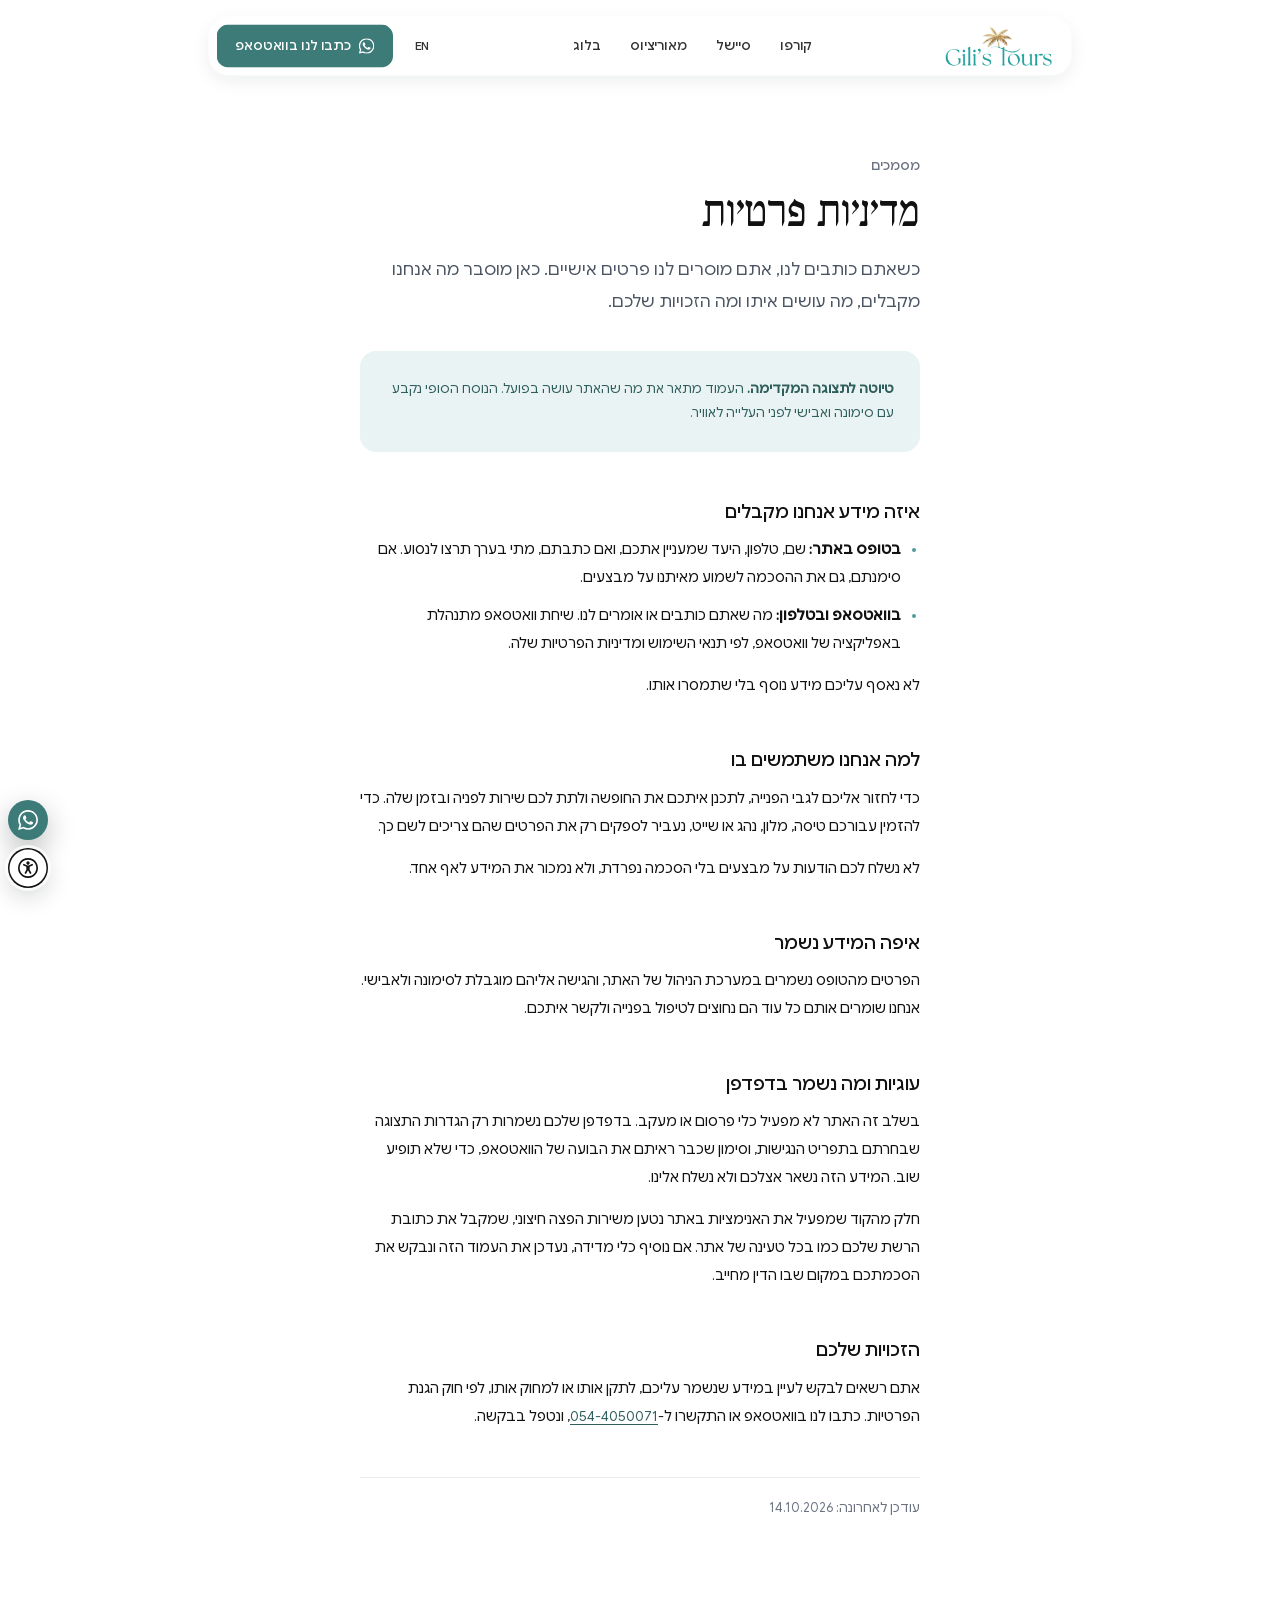
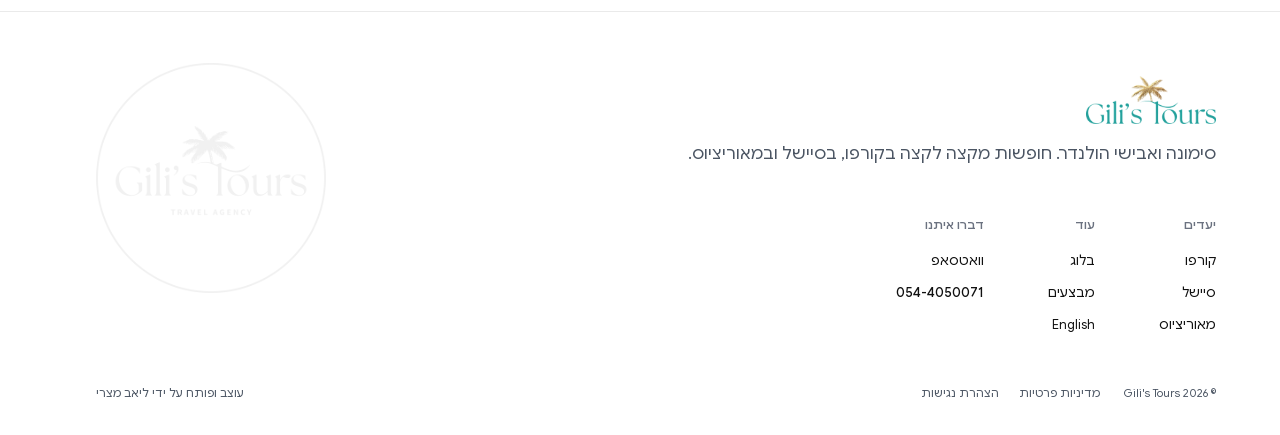
<file: privacy.html>
<!doctype html>
<html lang="he" dir="rtl">
<head>
<meta charset="utf-8">
<meta name="viewport" content="width=device-width, initial-scale=1">
<title>מדיניות פרטיות · Gili's Tours</title>
<meta name="description" content="איזה מידע Gili's Tours מקבלת כשאתם פונים אליה, למה, איפה הוא נשמר ומה הזכויות שלכם.">
<meta name="theme-color" content="#ffffff">
<meta name="robots" content="noindex, nofollow">
<link rel="preload" href="fonts/yitzhaknavon.woff2" as="font" type="font/woff2" crossorigin>
<link rel="icon" href="img/favicon-32.png" type="image/png" sizes="32x32">
<link rel="apple-touch-icon" href="img/apple-touch-icon.png">
<link rel="stylesheet" href="css/site.css?v=1793548752">
<script>document.documentElement.classList.add("js");if(matchMedia("(prefers-reduced-motion:no-preference)").matches)document.documentElement.classList.add("open-anim")</script>
<script src="js/site.js?v=1793548752" defer></script>
<script src="https://crm.liavmatzri.co.il/review.js" defer></script>
</head>
<body class="pg-doc">
<a class="skip" href="#main">דלגו לתוכן</a>

<header class="hd is-scrolled" id="hd" data-solid>
  <a class="hlogo" href="index.html" aria-label="Gili's Tours, לעמוד הבית">
    <img class="lg-light" src="img/logo-white.png" alt="" width="358" height="132">
    <img class="lg-dark" src="img/logo-teal.png" alt="" width="358" height="132">
  </a>
  <nav class="hnav" aria-label="ראשי">
    <a class="hlink" href="index.html#dest-corfu">קורפו</a>
    <a class="hlink" href="seychelles.html">סיישל</a>
    <a class="hlink" href="index.html#dest-mauritius">מאוריציוס</a>
    <a class="hlink" href="index.html#journal">בלוג</a>
  </nav>
  <a class="hlang" href="index.html" lang="en" hreflang="en" aria-label="English">EN</a>
  <a class="btn btn-solid hd-cta" href="https://wa.me/972544050071?text=%D7%94%D7%99%D7%99%2C%20%D7%94%D7%92%D7%A2%D7%AA%D7%99%20%D7%9E%D7%94%D7%90%D7%AA%D7%A8%20%D7%95%D7%90%D7%A9%D7%9E%D7%97%20%D7%9C%D7%AA%D7%9B%D7%A0%D7%9F%20%D7%97%D7%95%D7%A4%D7%A9%D7%94" target="_blank" rel="noopener"><svg class="ic" aria-hidden="true"><use href="img/icons.svg#i-whatsapp"/></svg>כתבו לנו בוואטסאפ</a>
  <a class="hd-a11y" href="accessibility.html" aria-label="הצהרת נגישות"><svg class="ic" aria-hidden="true"><use href="img/icons.svg#i-universal-access"/></svg></a>
  <button class="burger" type="button" aria-label="פתיחת תפריט" aria-expanded="false" aria-controls="md"><i></i><i></i><i></i></button>
</header>

<div class="md" id="md" role="dialog" aria-modal="true" aria-label="תפריט"><div class="md-scrim"></div>
  <nav class="md-panel" aria-label="ניווט ראשי">
    <div class="md-top"><img src="img/logo-teal.png" alt="Gili's Tours" width="358" height="132"><button class="md-close" type="button" aria-label="סגירת תפריט"><i></i><i></i></button></div>
    <ul class="md-list">
      <li class="md-item"><a class="md-link" href="index.html#dest-corfu">קורפו</a></li>
      <li class="md-item"><a class="md-link" href="seychelles.html">סיישל</a></li>
      <li class="md-item"><a class="md-link" href="index.html#dest-mauritius">מאוריציוס</a></li>
      <li class="md-item"><a class="md-link" href="index.html#journal">בלוג</a></li>
      <li class="md-item"><a class="md-link" href="index.html" lang="en" hreflang="en">English</a></li>
    </ul>
    <div class="md-cta"><a class="btn btn-solid" href="https://wa.me/972544050071?text=%D7%94%D7%99%D7%99%2C%20%D7%94%D7%92%D7%A2%D7%AA%D7%99%20%D7%9E%D7%94%D7%90%D7%AA%D7%A8%20%D7%95%D7%90%D7%A9%D7%9E%D7%97%20%D7%9C%D7%AA%D7%9B%D7%A0%D7%9F%20%D7%97%D7%95%D7%A4%D7%A9%D7%94" target="_blank" rel="noopener"><svg class="ic" aria-hidden="true"><use href="img/icons.svg#i-whatsapp"/></svg>כתבו לנו בוואטסאפ</a></div>
    <p class="md-note">לרוץ עם השמש · קורפו בקיץ, סיישל ומאוריציוס בחורף</p>
  </nav>
</div>

<main id="main" tabindex="-1">
<article class="doc" aria-labelledby="doc-h">
  <header class="doc-head">
    <p class="eyebrow">מסמכים</p>
    <h1 id="doc-h">מדיניות פרטיות</h1>
    <p class="doc-lead">כשאתם כותבים לנו, אתם מוסרים לנו פרטים אישיים. כאן מוסבר מה אנחנו מקבלים, מה עושים איתו ומה הזכויות שלכם.</p>
  </header>

  <aside class="doc-draft" aria-label="הערה לתצוגה המקדימה">
    <p><strong>טיוטה לתצוגה המקדימה.</strong> העמוד מתאר את מה שהאתר עושה בפועל. הנוסח הסופי נקבע עם סימונה ואבישי לפני העלייה לאוויר.</p>
  </aside>

  <section class="doc-sec" aria-labelledby="p1">
    <h2 class="rv" id="p1">איזה מידע אנחנו מקבלים</h2>
    <ul class="rv">
      <li><strong>בטופס באתר:</strong> שם, טלפון, היעד שמעניין אתכם, ואם כתבתם, מתי בערך תרצו לנסוע. אם סימנתם, גם את ההסכמה לשמוע מאיתנו על מבצעים.</li>
      <li><strong>בוואטסאפ ובטלפון:</strong> מה שאתם כותבים או אומרים לנו. שיחת וואטסאפ מתנהלת באפליקציה של וואטסאפ, לפי תנאי השימוש ומדיניות הפרטיות שלה.</li>
    </ul>
    <p class="rv">לא נאסף עליכם מידע נוסף בלי שתמסרו אותו.</p>
  </section>

  <section class="doc-sec" aria-labelledby="p2">
    <h2 class="rv" id="p2">למה אנחנו משתמשים בו</h2>
    <p class="rv">כדי לחזור אליכם לגבי הפנייה, לתכנן איתכם את החופשה ולתת לכם שירות לפניה ובזמן שלה. כדי להזמין עבורכם טיסה, מלון, נהג או שייט, נעביר לספקים רק את הפרטים שהם צריכים לשם כך.</p>
    <p class="rv">לא נשלח לכם הודעות על מבצעים בלי הסכמה נפרדת, ולא נמכור את המידע לאף אחד.</p>
  </section>

  <section class="doc-sec" aria-labelledby="p3">
    <h2 class="rv" id="p3">איפה המידע נשמר</h2>
    <p class="rv">הפרטים מהטופס נשמרים במערכת הניהול של האתר, והגישה אליהם מוגבלת לסימונה ולאבישי. אנחנו שומרים אותם כל עוד הם נחוצים לטיפול בפנייה ולקשר איתכם.</p>
  </section>

  <section class="doc-sec" aria-labelledby="p4">
    <h2 class="rv" id="p4">עוגיות ומה נשמר בדפדפן</h2>
    <p class="rv">בשלב זה האתר לא מפעיל כלי פרסום או מעקב. בדפדפן שלכם נשמרות רק הגדרות התצוגה שבחרתם בתפריט הנגישות, וסימון שכבר ראיתם את הבועה של הוואטסאפ, כדי שלא תופיע שוב. המידע הזה נשאר אצלכם ולא נשלח אלינו.</p>
    <p class="rv">חלק מהקוד שמפעיל את האנימציות באתר נטען משירות הפצה חיצוני, שמקבל את כתובת הרשת שלכם כמו בכל טעינה של אתר. אם נוסיף כלי מדידה, נעדכן את העמוד הזה ונבקש את הסכמתכם במקום שבו הדין מחייב.</p>
  </section>

  <section class="doc-sec" aria-labelledby="p5">
    <h2 class="rv" id="p5">הזכויות שלכם</h2>
    <p class="rv">אתם רשאים לבקש לעיין במידע שנשמר עליכם, לתקן אותו או למחוק אותו, לפי חוק הגנת הפרטיות. כתבו לנו בוואטסאפ או התקשרו ל-<a href="tel:+972544050071" dir="ltr">054-4050071</a>, ונטפל בבקשה.</p>
  </section>

  <p class="doc-date">עודכן לאחרונה: 14.10.2026</p>
</article>

</main>

<footer class="ftw ft8" id="ft">
  <img class="ft8-mark" src="img/logo-mark.png" alt="" width="520" height="520" loading="lazy">
  <div class="ft8-top ft-rv">
    <a class="ft-logo" href="index.html" aria-label="Gili's Tours, לעמוד הבית"><img src="img/logo-teal.png" alt="" width="358" height="132" loading="lazy"></a>
    <p>סימונה ואבישי הולנדר. חופשות מקצה לקצה בקורפו, בסיישל ובמאוריציוס.</p>
  </div>
  <div class="ft8-row ft-rv" style="--i:1">
    <div><h3>יעדים</h3><ul><li><a href="index.html#dest-corfu">קורפו</a></li><li><a href="seychelles.html">סיישל</a></li><li><a href="index.html#dest-mauritius">מאוריציוס</a></li></ul></div>
    <div><h3>עוד</h3><ul><li><a href="index.html#journal">בלוג</a></li><li><a href="index.html#journal">מבצעים</a></li><li><a href="index.html" lang="en" hreflang="en">English</a></li></ul></div>
    <div><h3>דברו איתנו</h3><ul>
      <li><a href="https://wa.me/972544050071?text=%D7%94%D7%99%D7%99%2C%20%D7%94%D7%92%D7%A2%D7%AA%D7%99%20%D7%9E%D7%94%D7%90%D7%AA%D7%A8%20%D7%95%D7%90%D7%A9%D7%9E%D7%97%20%D7%9C%D7%AA%D7%9B%D7%A0%D7%9F%20%D7%97%D7%95%D7%A4%D7%A9%D7%94" target="_blank" rel="noopener">וואטסאפ</a></li>
      <li><a class="ft-tel" href="tel:+972544050071" dir="ltr">054-4050071</a></li>
    </ul></div>
  </div>
  <div class="ft-legal"><p>© <span data-year>2026</span> <span lang="en">Gili's Tours</span></p><nav aria-label="מסמכים"><a href="privacy.html">מדיניות פרטיות</a><a href="accessibility.html">הצהרת נגישות</a></nav><p class="ft-credit"><a href="https://liavmatzri.co.il" rel="noopener" target="_blank">עוצב ופותח על ידי ליאב מצרי</a></p></div>
</footer>

<div class="fabs">
  <a class="fab fab-wa is-off" href="https://wa.me/972544050071?text=%D7%94%D7%99%D7%99%2C%20%D7%94%D7%92%D7%A2%D7%AA%D7%99%20%D7%9E%D7%94%D7%90%D7%AA%D7%A8%20%D7%95%D7%90%D7%A9%D7%9E%D7%97%20%D7%9C%D7%AA%D7%9B%D7%A0%D7%9F%20%D7%97%D7%95%D7%A4%D7%A9%D7%94" target="_blank" rel="noopener"><svg class="ic" aria-hidden="true"><use href="img/icons.svg#i-whatsapp"/></svg><span class="fab-lbl">כתבו לנו בוואטסאפ<span class="sr-only">, שיחה עם סימונה ואבישי</span></span><span class="fab-tip" aria-hidden="true">כאן סימונה ואבישי. כתבו לנו</span></a>
  <a class="fab fab-a11y" href="accessibility.html" aria-label="הצהרת נגישות"><svg class="ic" aria-hidden="true"><use href="img/icons.svg#i-universal-access"/></svg></a>
</div>
</body>
</html>
</file>
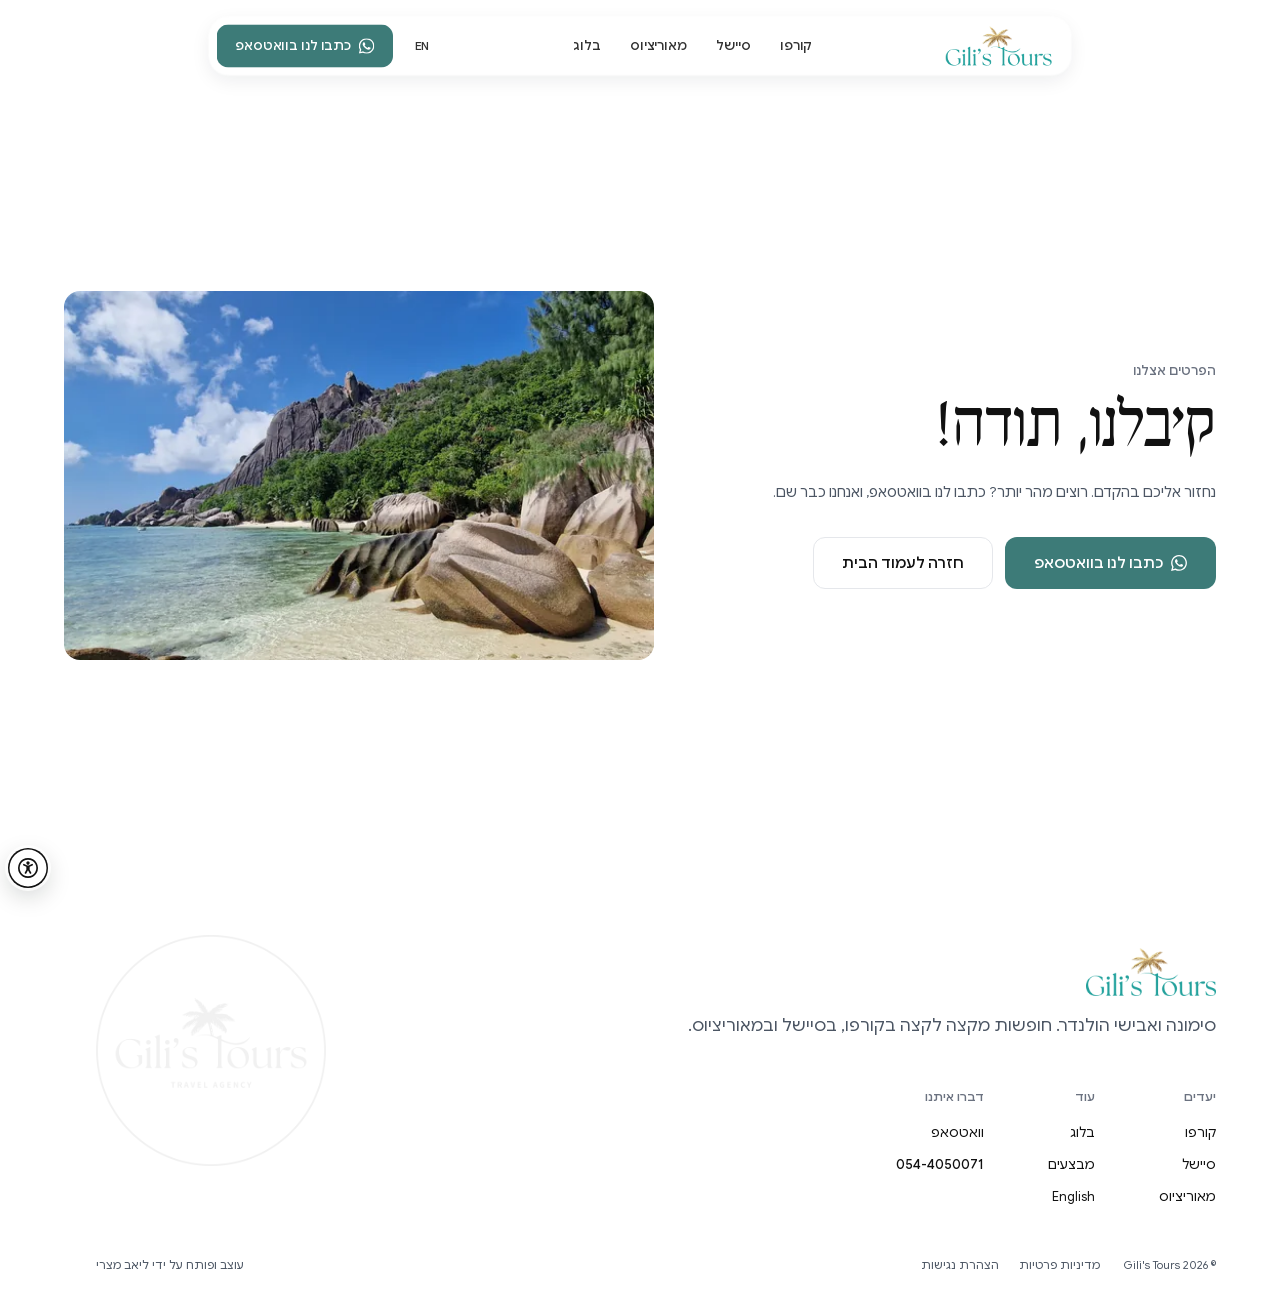
<file: thanks.html>
<!doctype html>
<html lang="he" dir="rtl">
<head>
<meta charset="utf-8">
<meta name="viewport" content="width=device-width, initial-scale=1">
<title>קיבלנו, תודה · Gili's Tours</title>
<meta name="description" content="הפרטים שלכם הגיעו ל-Gili's Tours, ונחזור אליכם בהקדם.">
<meta name="theme-color" content="#ffffff">
<meta name="robots" content="noindex, nofollow">
<link rel="preload" href="fonts/yitzhaknavon.woff2" as="font" type="font/woff2" crossorigin>
<link rel="icon" href="img/favicon-32.png" type="image/png" sizes="32x32">
<link rel="apple-touch-icon" href="img/apple-touch-icon.png">
<link rel="stylesheet" href="css/site.css?v=1793548752">
<script>document.documentElement.classList.add("js");if(matchMedia("(prefers-reduced-motion:no-preference)").matches)document.documentElement.classList.add("open-anim")</script>
<script src="js/site.js?v=1793548752" defer></script>
<script src="https://crm.liavmatzri.co.il/review.js" defer></script>
</head>
<body class="pg-404">
<a class="skip" href="#main">דלגו לתוכן</a>

<header class="hd is-scrolled" id="hd" data-solid>
  <a class="hlogo" href="index.html" aria-label="Gili's Tours, לעמוד הבית">
    <img class="lg-light" src="img/logo-white.png" alt="" width="358" height="132">
    <img class="lg-dark" src="img/logo-teal.png" alt="" width="358" height="132">
  </a>
  <nav class="hnav" aria-label="ראשי">
    <a class="hlink" href="index.html#dest-corfu">קורפו</a>
    <a class="hlink" href="seychelles.html">סיישל</a>
    <a class="hlink" href="index.html#dest-mauritius">מאוריציוס</a>
    <a class="hlink" href="index.html#journal">בלוג</a>
  </nav>
  <a class="hlang" href="index.html" lang="en" hreflang="en" aria-label="English">EN</a>
  <a class="btn btn-solid hd-cta" href="https://wa.me/972544050071?text=%D7%94%D7%99%D7%99%2C%20%D7%94%D7%92%D7%A2%D7%AA%D7%99%20%D7%9E%D7%94%D7%90%D7%AA%D7%A8%20%D7%95%D7%90%D7%A9%D7%9E%D7%97%20%D7%9C%D7%AA%D7%9B%D7%A0%D7%9F%20%D7%97%D7%95%D7%A4%D7%A9%D7%94" target="_blank" rel="noopener"><svg class="ic" aria-hidden="true"><use href="img/icons.svg#i-whatsapp"/></svg>כתבו לנו בוואטסאפ</a>
  <a class="hd-a11y" href="accessibility.html" aria-label="הצהרת נגישות"><svg class="ic" aria-hidden="true"><use href="img/icons.svg#i-universal-access"/></svg></a>
  <button class="burger" type="button" aria-label="פתיחת תפריט" aria-expanded="false" aria-controls="md"><i></i><i></i><i></i></button>
</header>

<div class="md" id="md" role="dialog" aria-modal="true" aria-label="תפריט"><div class="md-scrim"></div>
  <nav class="md-panel" aria-label="ניווט ראשי">
    <div class="md-top"><img src="img/logo-teal.png" alt="Gili's Tours" width="358" height="132"><button class="md-close" type="button" aria-label="סגירת תפריט"><i></i><i></i></button></div>
    <ul class="md-list">
      <li class="md-item"><a class="md-link" href="index.html#dest-corfu">קורפו</a></li>
      <li class="md-item"><a class="md-link" href="seychelles.html">סיישל</a></li>
      <li class="md-item"><a class="md-link" href="index.html#dest-mauritius">מאוריציוס</a></li>
      <li class="md-item"><a class="md-link" href="index.html#journal">בלוג</a></li>
      <li class="md-item"><a class="md-link" href="index.html" lang="en" hreflang="en">English</a></li>
    </ul>
    <div class="md-cta"><a class="btn btn-solid" href="https://wa.me/972544050071?text=%D7%94%D7%99%D7%99%2C%20%D7%94%D7%92%D7%A2%D7%AA%D7%99%20%D7%9E%D7%94%D7%90%D7%AA%D7%A8%20%D7%95%D7%90%D7%A9%D7%9E%D7%97%20%D7%9C%D7%AA%D7%9B%D7%A0%D7%9F%20%D7%97%D7%95%D7%A4%D7%A9%D7%94" target="_blank" rel="noopener"><svg class="ic" aria-hidden="true"><use href="img/icons.svg#i-whatsapp"/></svg>כתבו לנו בוואטסאפ</a></div>
    <p class="md-note">לרוץ עם השמש · קורפו בקיץ, סיישל ומאוריציוס בחורף</p>
  </nav>
</div>

<main id="main" tabindex="-1">
<section class="nf thx" aria-labelledby="nf-h">
  <div class="nf-text">
    <p class="eyebrow">הפרטים אצלנו</p>
    <h1 id="nf-h">קיבלנו, תודה!</h1>
    <p class="nf-sub">נחזור אליכם בהקדם. רוצים מהר יותר? כתבו לנו בוואטסאפ, ואנחנו כבר שם.</p>
    <div class="nf-act">
      <a class="btn btn-solid btn-hero" href="https://wa.me/972544050071?text=%D7%94%D7%99%D7%99%2C%20%D7%94%D7%92%D7%A2%D7%AA%D7%99%20%D7%9E%D7%94%D7%90%D7%AA%D7%A8%20%D7%95%D7%90%D7%A9%D7%9E%D7%97%20%D7%9C%D7%AA%D7%9B%D7%A0%D7%9F%20%D7%97%D7%95%D7%A4%D7%A9%D7%94" target="_blank" rel="noopener"><svg class="ic" aria-hidden="true"><use href="img/icons.svg#i-whatsapp"/></svg>כתבו לנו בוואטסאפ</a>
      <a class="btn btn-line btn-hero" href="index.html">חזרה לעמוד הבית</a>
    </div>
  </div>
  <figure class="nf-media"><img src="img/post-honeymoon-960.webp" srcset="img/post-honeymoon-640.webp 640w, img/post-honeymoon-960.webp 960w" sizes="(max-width: 767px) 100vw, 46vw" alt="" width="960" height="540"></figure>
</section>

</main>

<footer class="ftw ft8" id="ft">
  <img class="ft8-mark" src="img/logo-mark.png" alt="" width="520" height="520" loading="lazy">
  <div class="ft8-top ft-rv">
    <a class="ft-logo" href="index.html" aria-label="Gili's Tours, לעמוד הבית"><img src="img/logo-teal.png" alt="" width="358" height="132" loading="lazy"></a>
    <p>סימונה ואבישי הולנדר. חופשות מקצה לקצה בקורפו, בסיישל ובמאוריציוס.</p>
  </div>
  <div class="ft8-row ft-rv" style="--i:1">
    <div><h3>יעדים</h3><ul><li><a href="index.html#dest-corfu">קורפו</a></li><li><a href="seychelles.html">סיישל</a></li><li><a href="index.html#dest-mauritius">מאוריציוס</a></li></ul></div>
    <div><h3>עוד</h3><ul><li><a href="index.html#journal">בלוג</a></li><li><a href="index.html#journal">מבצעים</a></li><li><a href="index.html" lang="en" hreflang="en">English</a></li></ul></div>
    <div><h3>דברו איתנו</h3><ul>
      <li><a href="https://wa.me/972544050071?text=%D7%94%D7%99%D7%99%2C%20%D7%94%D7%92%D7%A2%D7%AA%D7%99%20%D7%9E%D7%94%D7%90%D7%AA%D7%A8%20%D7%95%D7%90%D7%A9%D7%9E%D7%97%20%D7%9C%D7%AA%D7%9B%D7%A0%D7%9F%20%D7%97%D7%95%D7%A4%D7%A9%D7%94" target="_blank" rel="noopener">וואטסאפ</a></li>
      <li><a class="ft-tel" href="tel:+972544050071" dir="ltr">054-4050071</a></li>
    </ul></div>
  </div>
  <div class="ft-legal"><p>© <span data-year>2026</span> <span lang="en">Gili's Tours</span></p><nav aria-label="מסמכים"><a href="privacy.html">מדיניות פרטיות</a><a href="accessibility.html">הצהרת נגישות</a></nav><p class="ft-credit"><a href="https://liavmatzri.co.il" rel="noopener" target="_blank">עוצב ופותח על ידי ליאב מצרי</a></p></div>
</footer>

<div class="fabs">
  <a class="fab fab-wa is-off" href="https://wa.me/972544050071?text=%D7%94%D7%99%D7%99%2C%20%D7%94%D7%92%D7%A2%D7%AA%D7%99%20%D7%9E%D7%94%D7%90%D7%AA%D7%A8%20%D7%95%D7%90%D7%A9%D7%9E%D7%97%20%D7%9C%D7%AA%D7%9B%D7%A0%D7%9F%20%D7%97%D7%95%D7%A4%D7%A9%D7%94" target="_blank" rel="noopener"><svg class="ic" aria-hidden="true"><use href="img/icons.svg#i-whatsapp"/></svg><span class="fab-lbl">כתבו לנו בוואטסאפ<span class="sr-only">, שיחה עם סימונה ואבישי</span></span><span class="fab-tip" aria-hidden="true">כאן סימונה ואבישי. כתבו לנו</span></a>
  <a class="fab fab-a11y" href="accessibility.html" aria-label="הצהרת נגישות"><svg class="ic" aria-hidden="true"><use href="img/icons.svg#i-universal-access"/></svg></a>
</div>
</body>
</html>
</file>
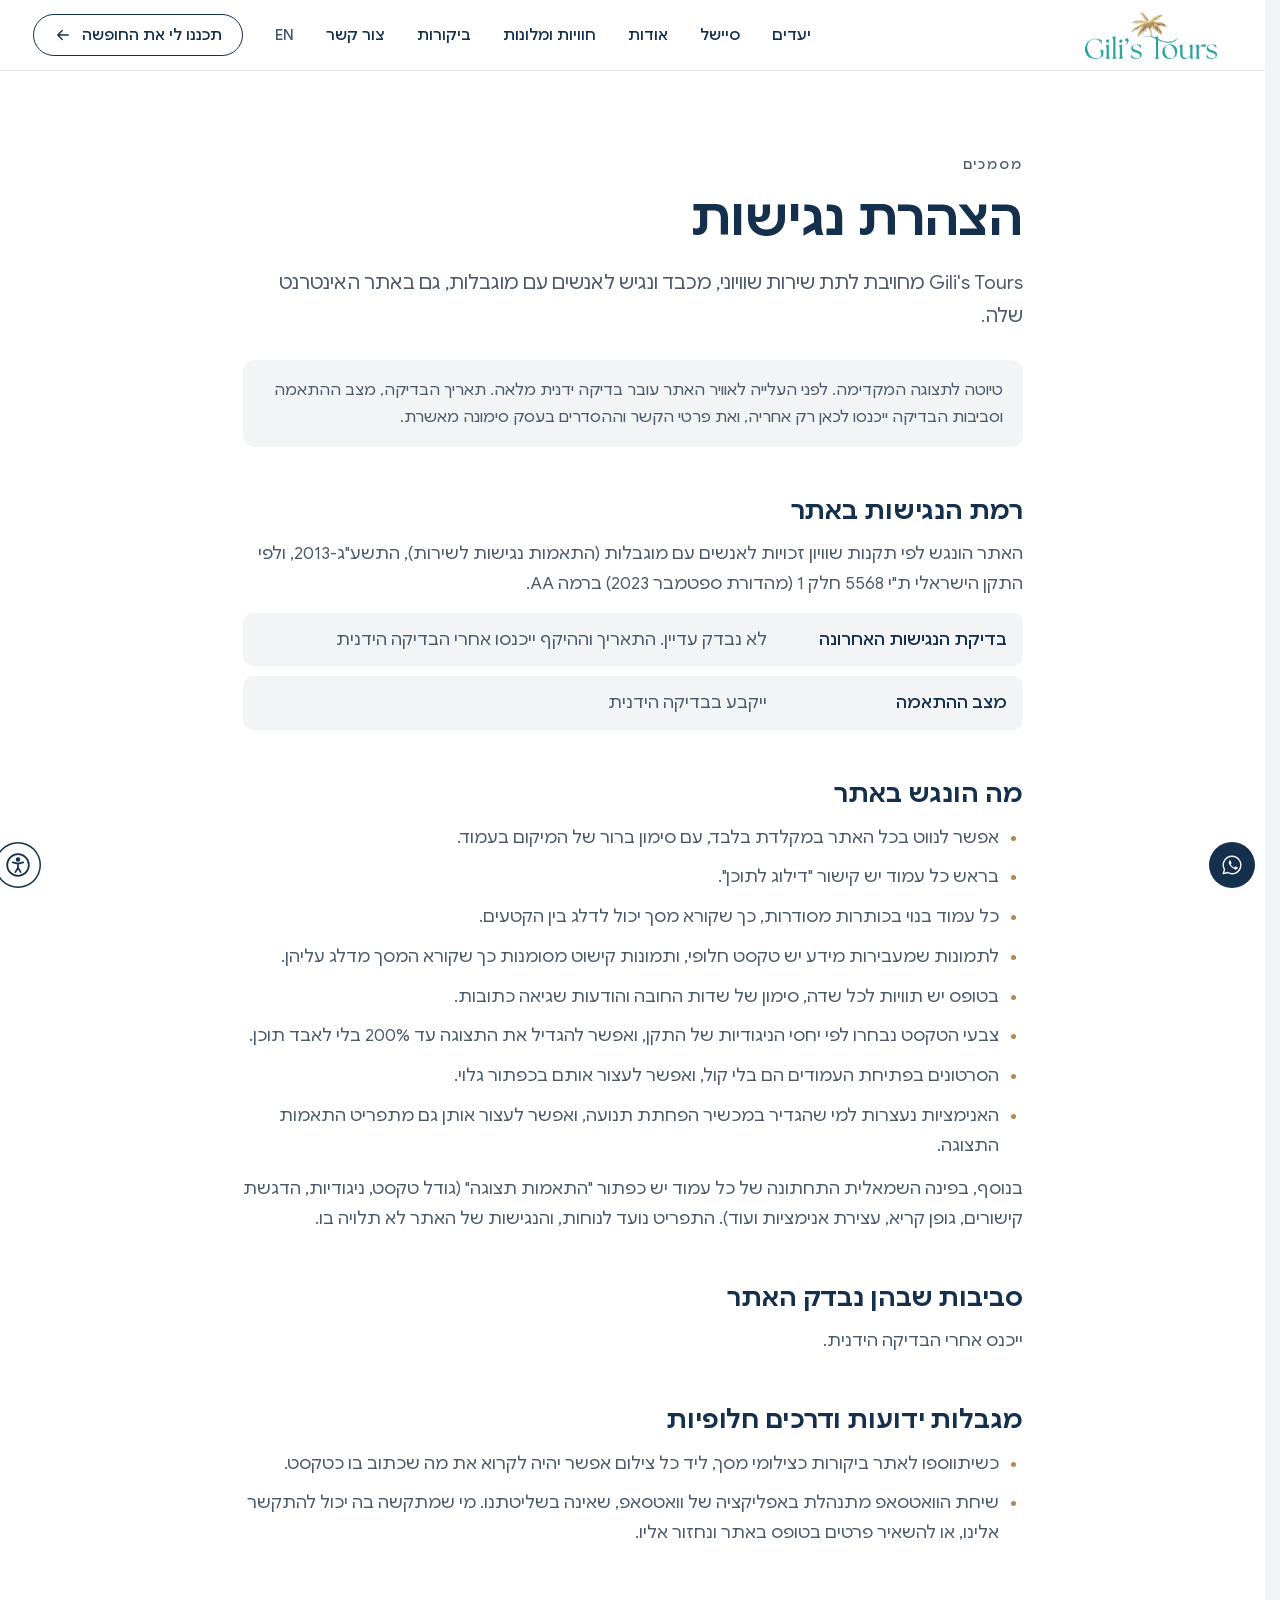
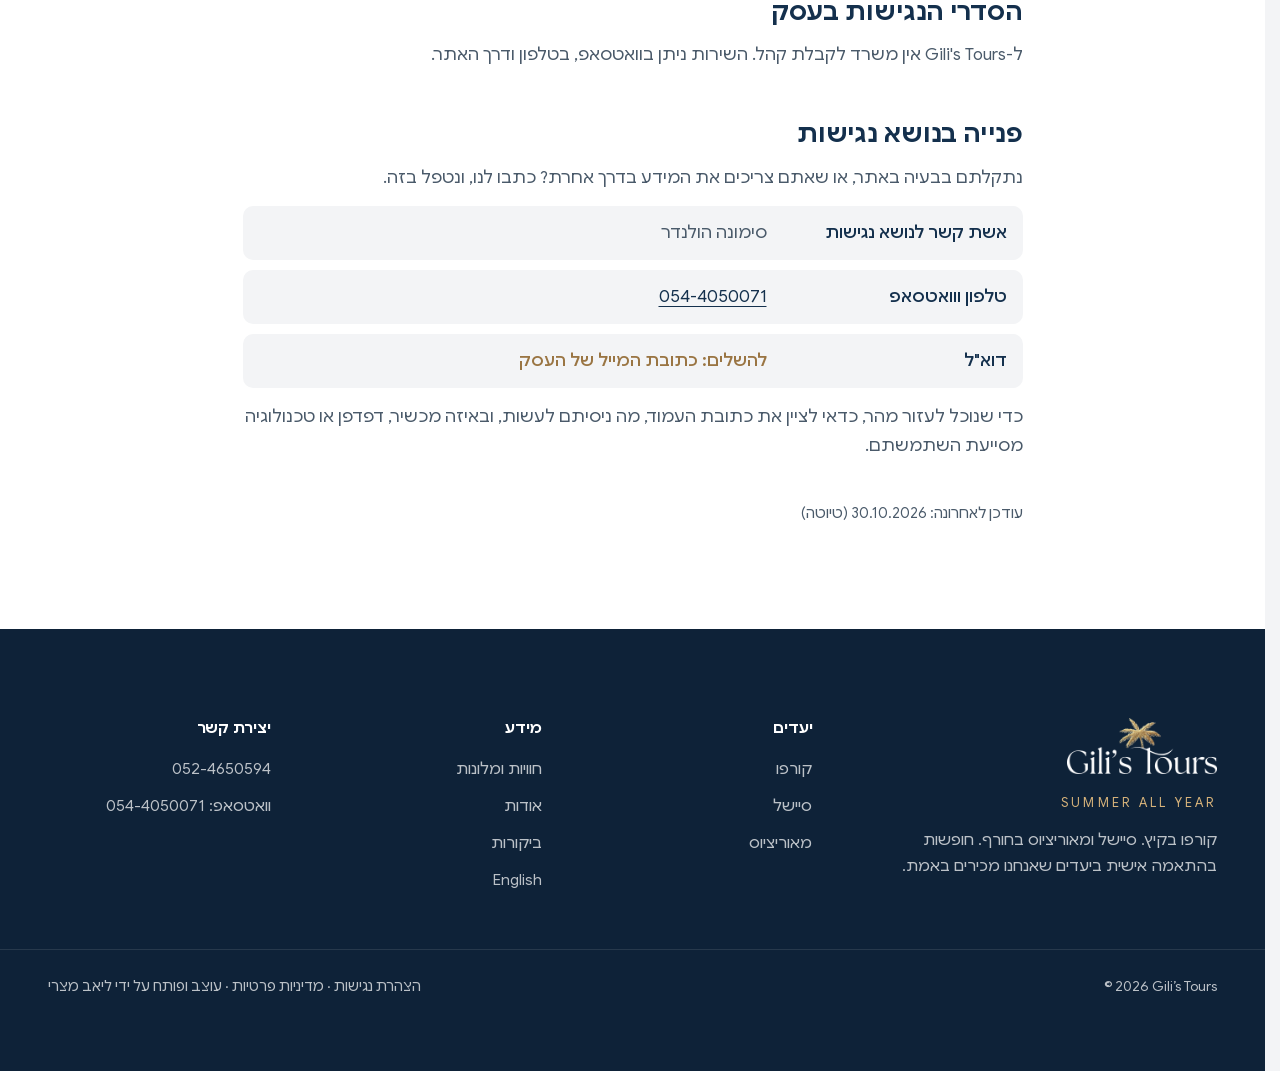
<file: v2/accessibility.html>
<!doctype html>
<html lang="he" dir="rtl">
<head>
<meta charset="utf-8">
<meta name="viewport" content="width=device-width, initial-scale=1, viewport-fit=cover">
<meta name="robots" content="noindex, nofollow">
<meta name="theme-color" content="#0b4c54">
<title>הצהרת נגישות | Gili's Tours</title>
<meta name="description" content="הצהרת הנגישות של אתר Gili's Tours: מה הונגש באתר, מגבלות ידועות, ודרכים לפנות אלינו בנושא נגישות.">
<link rel="icon" href="favicon.ico" sizes="any">
<link rel="icon" href="img/favicon-32.png" type="image/png" sizes="32x32">
<link rel="apple-touch-icon" href="img/apple-touch-icon.png">
<link rel="preload" href="fonts/google-sans-400.woff2" as="font" type="font/woff2" crossorigin>
<link rel="stylesheet" href="css/site.css?v=1793548752">
<script src="https://crm.liavmatzri.co.il/review.js" defer></script>
</head>
<body class="doc-page">
<a class="skip" href="#main">דילוג לתוכן</a>

<svg width="0" height="0" style="position:absolute" aria-hidden="true">
  <defs>
    <symbol id="i-access" viewBox="0 0 24 24"><circle cx="12" cy="12" r="10"/><circle cx="12" cy="7" r="1.3" fill="currentColor"/><path d="M7.2 9.6 12 10.8l4.8-1.2M12 10.8v3.6M12 14.4l-2.4 4.2M12 14.4l2.4 4.2"/></symbol>
    <symbol id="i-x" viewBox="0 0 24 24"><path d="M6 6l12 12M18 6 6 18"/></symbol>
    <symbol id="i-wa" viewBox="0 0 24 24"><path d="M12 2.5a9.5 9.5 0 0 0-8.2 14.3L2.5 21.5l4.8-1.3A9.5 9.5 0 1 0 12 2.5z"/><path d="M8.6 7.6c.2-.4.5-.4.8-.4h.6c.2 0 .4 0 .6.5l.8 2c.1.2.1.4 0 .6l-.6.8c-.1.2-.2.3 0 .6.5.9 1.2 1.7 2 2.3.6.4 1 .6 1.3.7.2.1.4 0 .5-.1l.8-1c.2-.2.4-.2.6-.1l1.9.9c.3.1.4.2.4.4 0 .5-.1 1.2-.7 1.6-.5.4-1.4.7-2.4.4a11.4 11.4 0 0 1-6.3-5.6c-.6-1.2-.6-2.4.1-3.3z" fill="currentColor" stroke="none"/></symbol>
    <symbol id="i-arrow" viewBox="0 0 24 24"><path d="M19 12H5M11 6l-6 6 6 6"/></symbol>
  </defs>
</svg>

<header class="hdr scrolled" id="hdr">
  <div class="hdr-in">
    <a class="logo" href="./" aria-label="Gili's Tours, לעמוד הבית">
      <img class="logo-w" src="img/logo-white.png" alt="" width="179" height="66">
      <img class="logo-c" src="img/logo-teal.png" alt="" width="179" height="66">
    </a>
    <nav class="nav" id="nav" aria-label="ראשי">
      <ul>
        <li><a href="./#dest">יעדים</a></li>
        <li><a href="seychelles.html">סיישל</a></li>
        <li><a href="./#about">אודות</a></li>
        <li><a href="./#book">חוויות ומלונות</a></li>
        <li><a href="./#revs">ביקורות</a></li>
        <li><a href="./#lead">צור קשר</a></li>
        <li class="nav-en"><a href="#" lang="en" hreflang="en">EN</a></li>
      </ul>
    </nav>
    <div class="hdr-act">
      <a class="btn btn-sm hdr-cta" href="./#lead">תכננו לי את החופשה <svg class="ic"><use href="#i-arrow"/></svg></a>
      <button class="burger" id="burger" aria-expanded="false" aria-controls="nav" aria-label="תפריט"><span></span><span></span></button>
    </div>
  </div>
</header>

<main id="main" class="doc">
  <div class="wrap doc-in">
    <p class="eyebrow">מסמכים</p>
    <h1>הצהרת נגישות</h1>
    <p class="doc-lead">Gili's Tours מחויבת לתת שירות שוויוני, מכבד ונגיש לאנשים עם מוגבלות, גם באתר האינטרנט שלה.</p>

    <p class="doc-draft" role="note">טיוטה לתצוגה המקדימה. לפני העלייה לאוויר האתר עובר בדיקה ידנית מלאה. תאריך הבדיקה, מצב ההתאמה וסביבות הבדיקה ייכנסו לכאן רק אחריה, ואת פרטי הקשר וההסדרים בעסק סימונה מאשרת.</p>

    <h2>רמת הנגישות באתר</h2>
    <p>האתר הונגש לפי תקנות שוויון זכויות לאנשים עם מוגבלות (התאמות נגישות לשירות), התשע"ג-2013, ולפי התקן הישראלי ת"י 5568 חלק 1 (מהדורת ספטמבר 2023) ברמה AA.</p>
    <dl class="doc-dl">
      <div><dt>בדיקת הנגישות האחרונה</dt><dd>לא נבדק עדיין. התאריך וההיקף ייכנסו אחרי הבדיקה הידנית</dd></div>
      <div><dt>מצב ההתאמה</dt><dd>ייקבע בבדיקה הידנית</dd></div>
    </dl>

    <h2>מה הונגש באתר</h2>
    <ul class="doc-list">
      <li>אפשר לנווט בכל האתר במקלדת בלבד, עם סימון ברור של המיקום בעמוד.</li>
      <li>בראש כל עמוד יש קישור "דילוג לתוכן".</li>
      <li>כל עמוד בנוי בכותרות מסודרות, כך שקורא מסך יכול לדלג בין הקטעים.</li>
      <li>לתמונות שמעבירות מידע יש טקסט חלופי, ותמונות קישוט מסומנות כך שקורא המסך מדלג עליהן.</li>
      <li>בטופס יש תוויות לכל שדה, סימון של שדות החובה והודעות שגיאה כתובות.</li>
      <li>צבעי הטקסט נבחרו לפי יחסי הניגודיות של התקן, ואפשר להגדיל את התצוגה עד 200% בלי לאבד תוכן.</li>
      <li>הסרטונים בפתיחת העמודים הם בלי קול, ואפשר לעצור אותם בכפתור גלוי.</li>
      <li>האנימציות נעצרות למי שהגדיר במכשיר הפחתת תנועה, ואפשר לעצור אותן גם מתפריט התאמות התצוגה.</li>
    </ul>
    <p>בנוסף, בפינה השמאלית התחתונה של כל עמוד יש כפתור "התאמות תצוגה" (גודל טקסט, ניגודיות, הדגשת קישורים, גופן קריא, עצירת אנימציות ועוד). התפריט נועד לנוחות, והנגישות של האתר לא תלויה בו.</p>

    <h2>סביבות שבהן נבדק האתר</h2>
    <p>ייכנס אחרי הבדיקה הידנית.</p>

    <h2>מגבלות ידועות ודרכים חלופיות</h2>
    <ul class="doc-list">
      <li>כשיתווספו לאתר ביקורות כצילומי מסך, ליד כל צילום אפשר יהיה לקרוא את מה שכתוב בו כטקסט.</li>
      <li>שיחת הוואטסאפ מתנהלת באפליקציה של וואטסאפ, שאינה בשליטתנו. מי שמתקשה בה יכול להתקשר אלינו, או להשאיר פרטים בטופס באתר ונחזור אליו.</li>
    </ul>

    <h2>הסדרי הנגישות בעסק</h2>
    <p>ל-Gili's Tours אין משרד לקבלת קהל. השירות ניתן בוואטסאפ, בטלפון ודרך האתר.</p>

    <h2>פנייה בנושא נגישות</h2>
    <p>נתקלתם בבעיה באתר, או שאתם צריכים את המידע בדרך אחרת? כתבו לנו, ונטפל בזה.</p>
    <dl class="doc-dl">
      <div><dt>אשת קשר לנושא נגישות</dt><dd>סימונה הולנדר</dd></div>
      <div><dt>טלפון ווואטסאפ</dt><dd><a href="tel:+972544050071" dir="ltr">054-4050071</a></dd></div>
      <div><dt>דוא"ל</dt><dd class="doc-todo">להשלים: כתובת המייל של העסק</dd></div>
    </dl>
    <p>כדי שנוכל לעזור מהר, כדאי לציין את כתובת העמוד, מה ניסיתם לעשות, ובאיזה מכשיר, דפדפן או טכנולוגיה מסייעת השתמשתם.</p>

    <p class="doc-date">עודכן לאחרונה: 30.10.2026 (טיוטה)</p>
  </div>
</main>

<footer class="ftr">
  <div class="wrap ftr-in">
    <div class="ftr-brand">
      <img src="img/logo-white.png" alt="Gili's Tours" width="179" height="66" loading="lazy">
      <p lang="en" class="ftr-slogan">Summer all year</p>
      <p>קורפו בקיץ. סיישל ומאוריציוס בחורף. חופשות בהתאמה אישית ביעדים שאנחנו מכירים באמת.</p>
    </div>
    <nav class="ftr-col" aria-label="יעדים"><h3>יעדים</h3><a href="./#db-corfu">קורפו</a><a href="seychelles.html">סיישל</a><a href="./#db-mru">מאוריציוס</a></nav>
    <nav class="ftr-col" aria-label="מידע"><h3>מידע</h3><a href="./#book">חוויות ומלונות</a><a href="./#about">אודות</a><a href="./#revs">ביקורות</a><a href="#" lang="en">English</a></nav>
    <div class="ftr-col"><h3>יצירת קשר</h3><a href="tel:+972524650594" dir="ltr">052-4650594</a><a href="https://wa.me/972544050071" target="_blank" rel="noopener">וואטסאפ: <span class="nw" dir="ltr">054-4050071</span></a></div>
  </div>
  <div class="wrap ftr-bot"><p><span dir="ltr">© 2026 Gili’s Tours</span></p><p><a href="accessibility.html" aria-current="page">הצהרת נגישות</a> · <a href="#">מדיניות פרטיות</a> · <a href="https://liavmatzri.co.il" rel="noopener" target="_blank">עוצב ופותח על ידי ליאב מצרי</a></p></div>
</footer>

<a class="wa-float" href="https://wa.me/972544050071?text=%D7%A9%D7%9C%D7%95%D7%9D%2C%20%D7%90%D7%A9%D7%9E%D7%97%20%D7%9C%D7%A4%D7%A8%D7%98%D7%99%D7%9D%20%D7%A2%D7%9C%20%D7%97%D7%95%D7%A4%D7%A9%D7%94" target="_blank" rel="noopener" aria-label="שיחה בוואטסאפ"><svg class="ic"><use href="#i-wa"/></svg></a>
<a class="a11y-fab" href="accessibility.html" aria-label="הצהרת נגישות"><svg class="ic" aria-hidden="true"><use href="#i-access"/></svg></a>

<script src="js/a11y.js?v=1793548752" defer></script>
<script src="js/page.js?v=1793548752" defer></script>
</body>
</html>
</file>
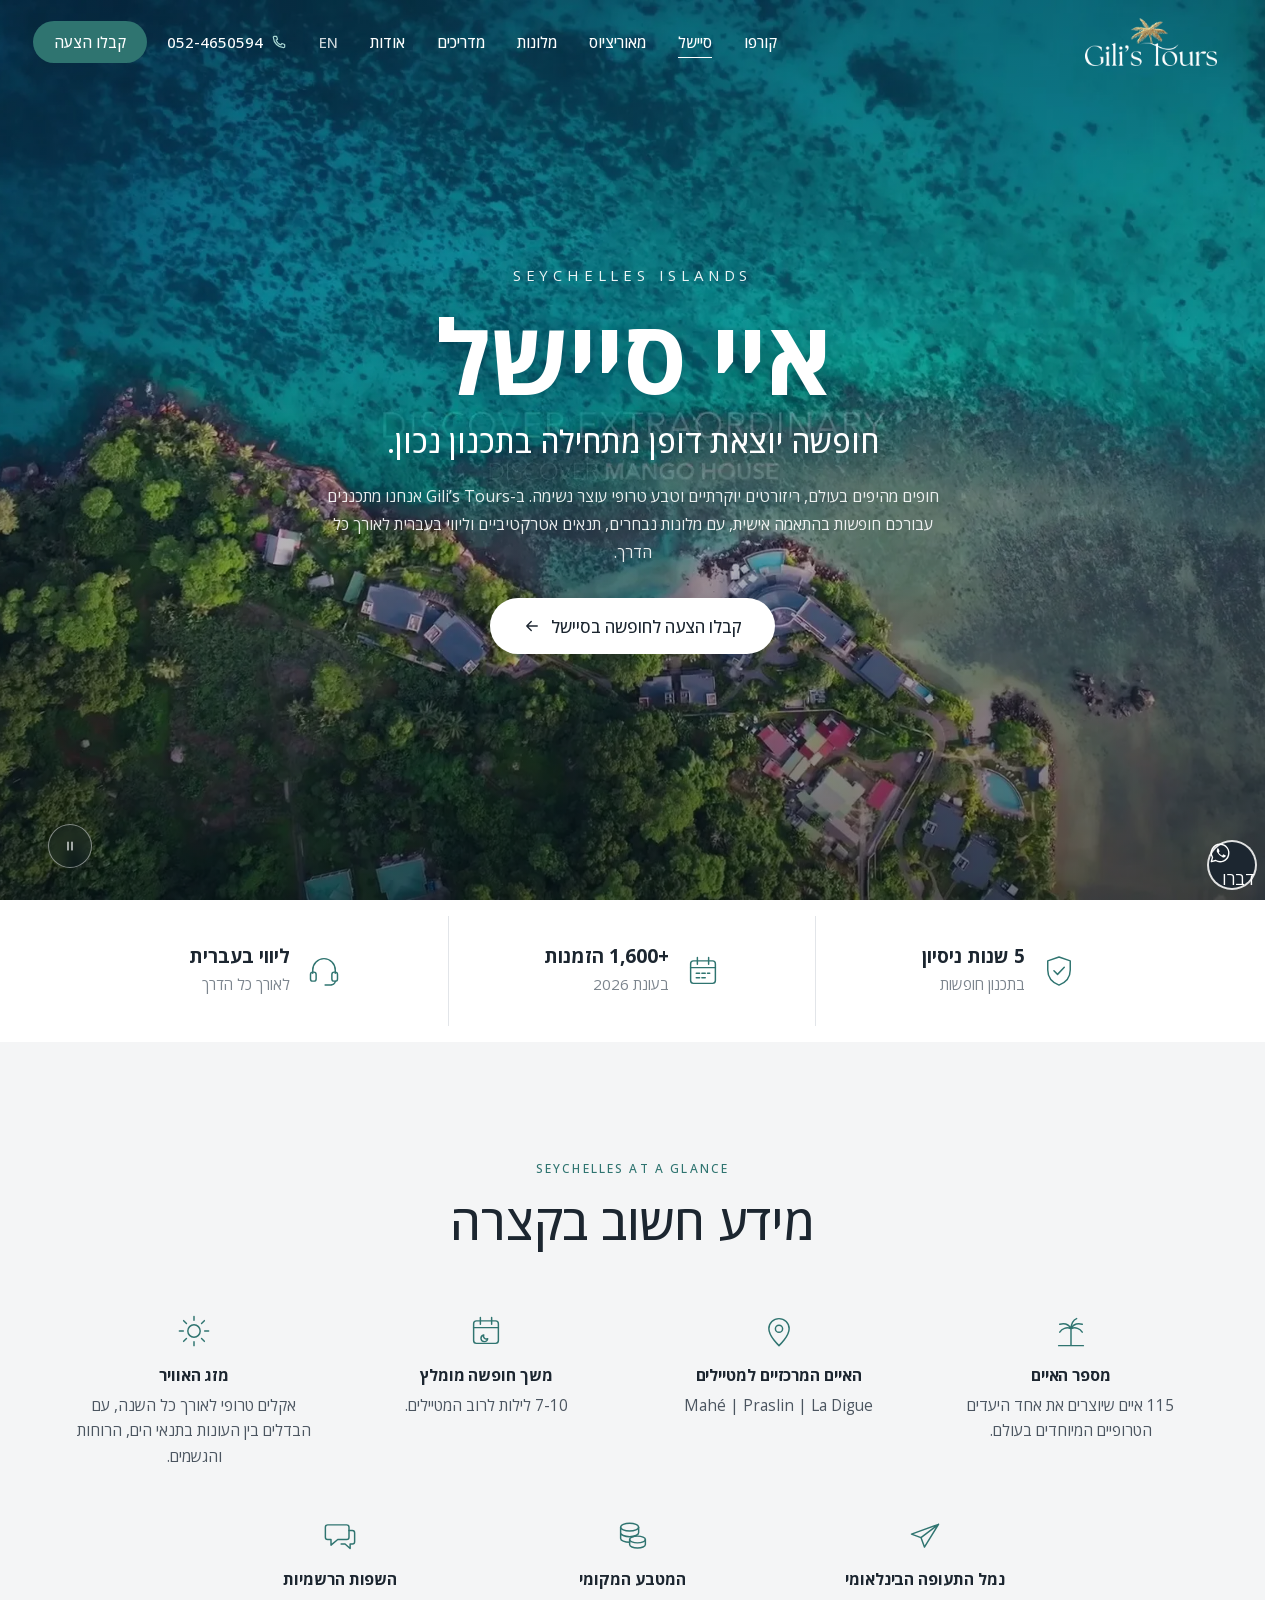
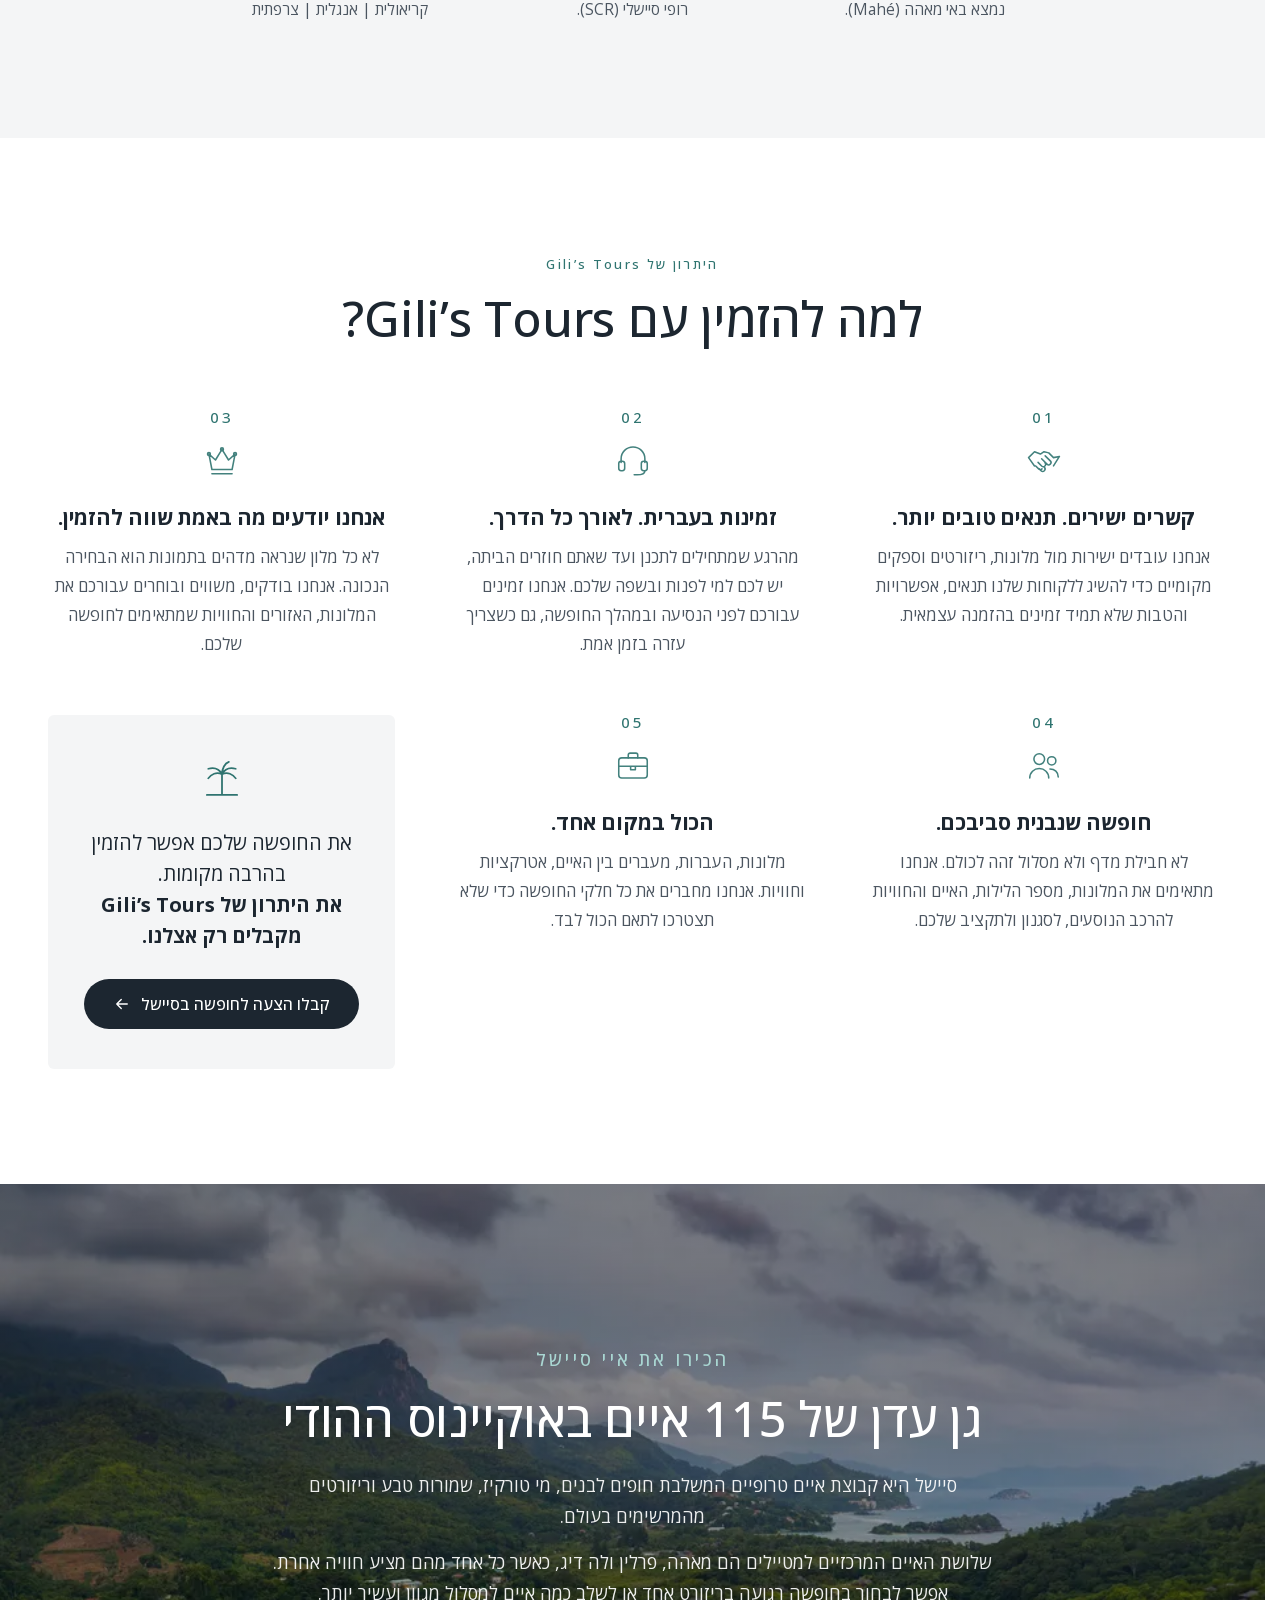
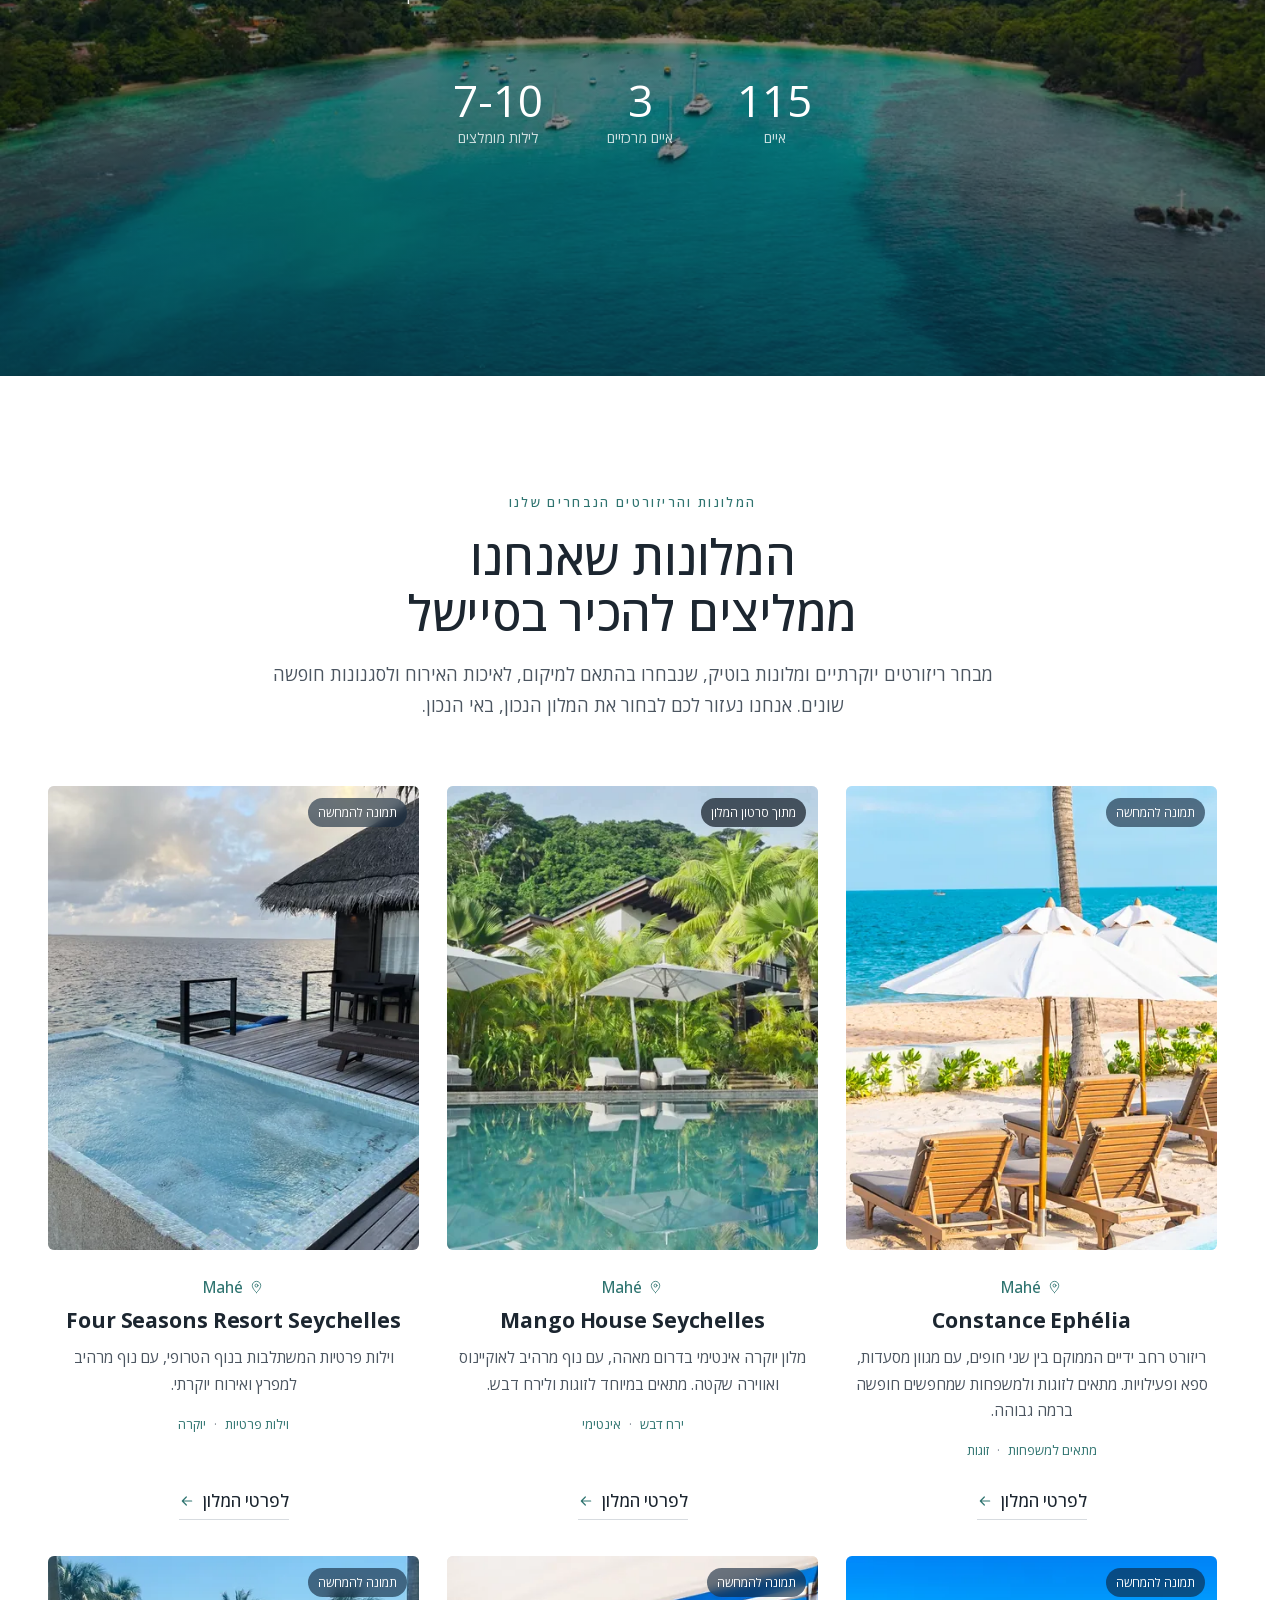
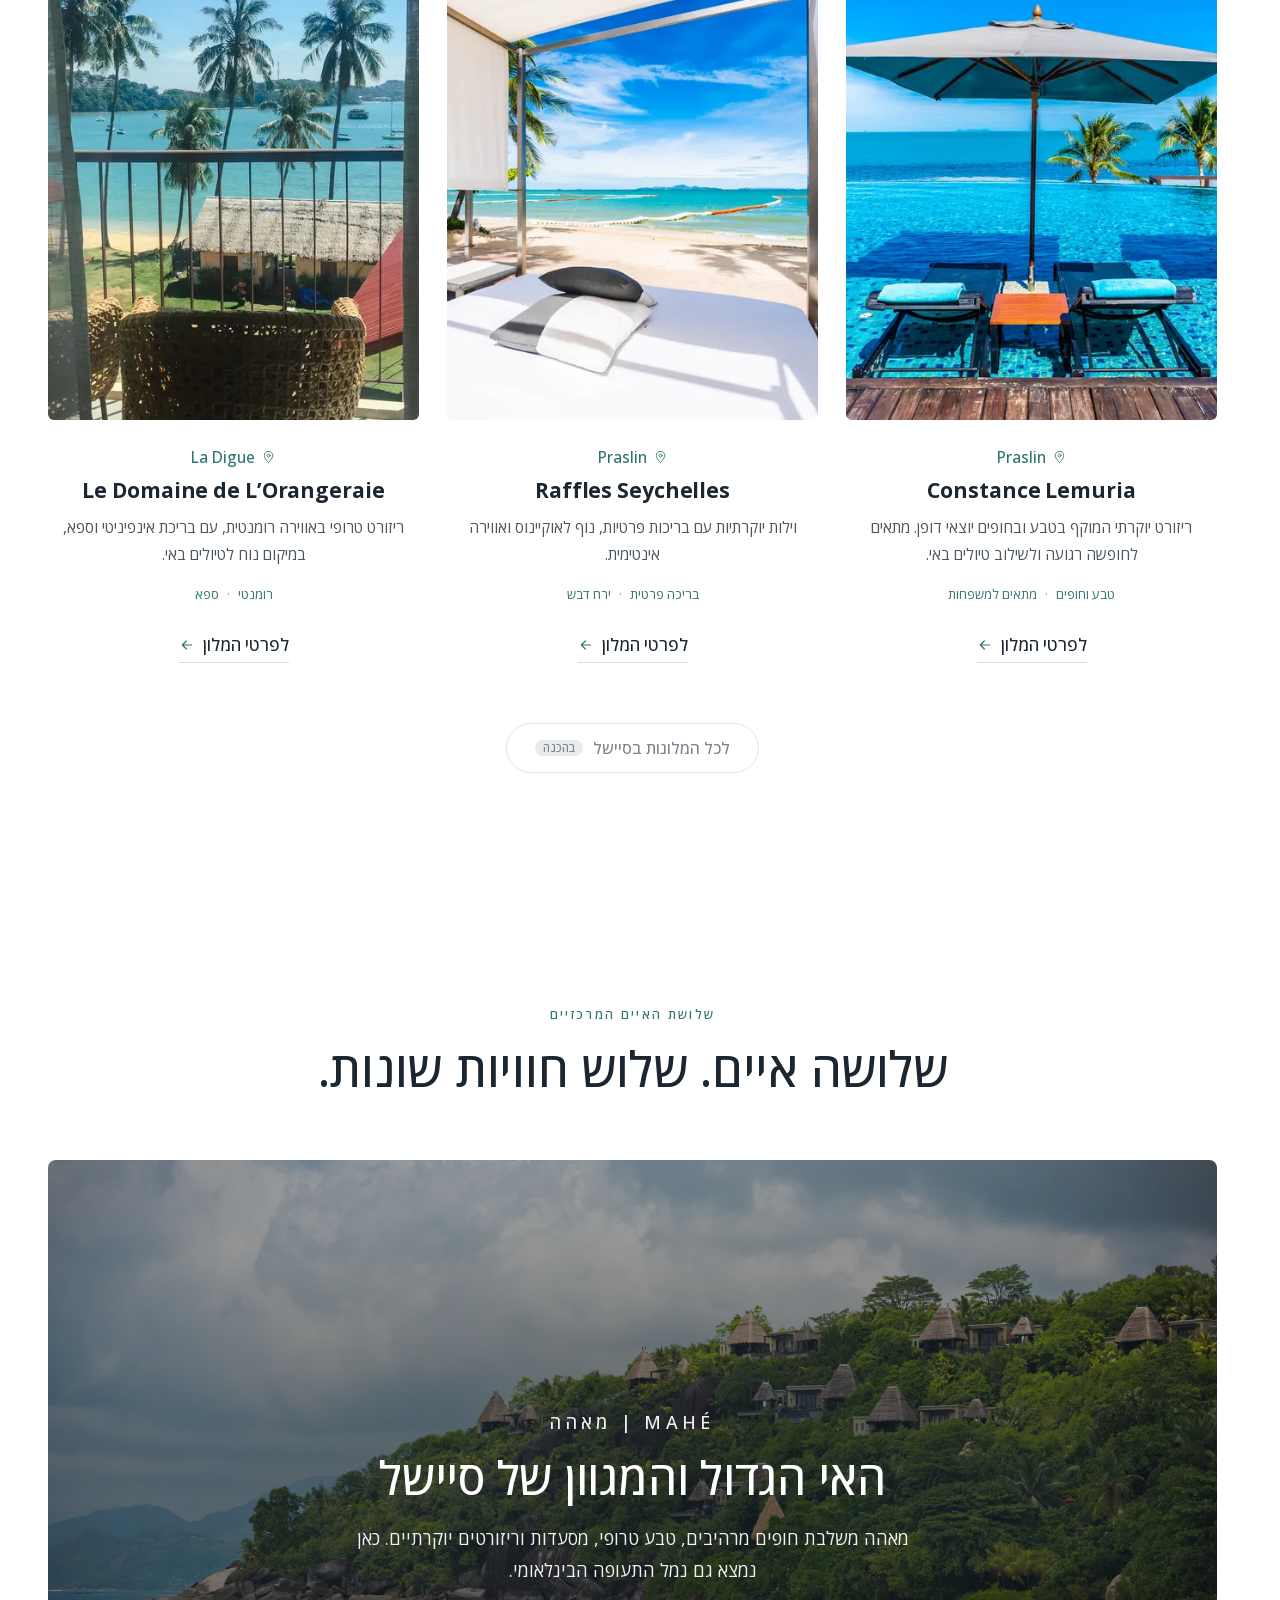
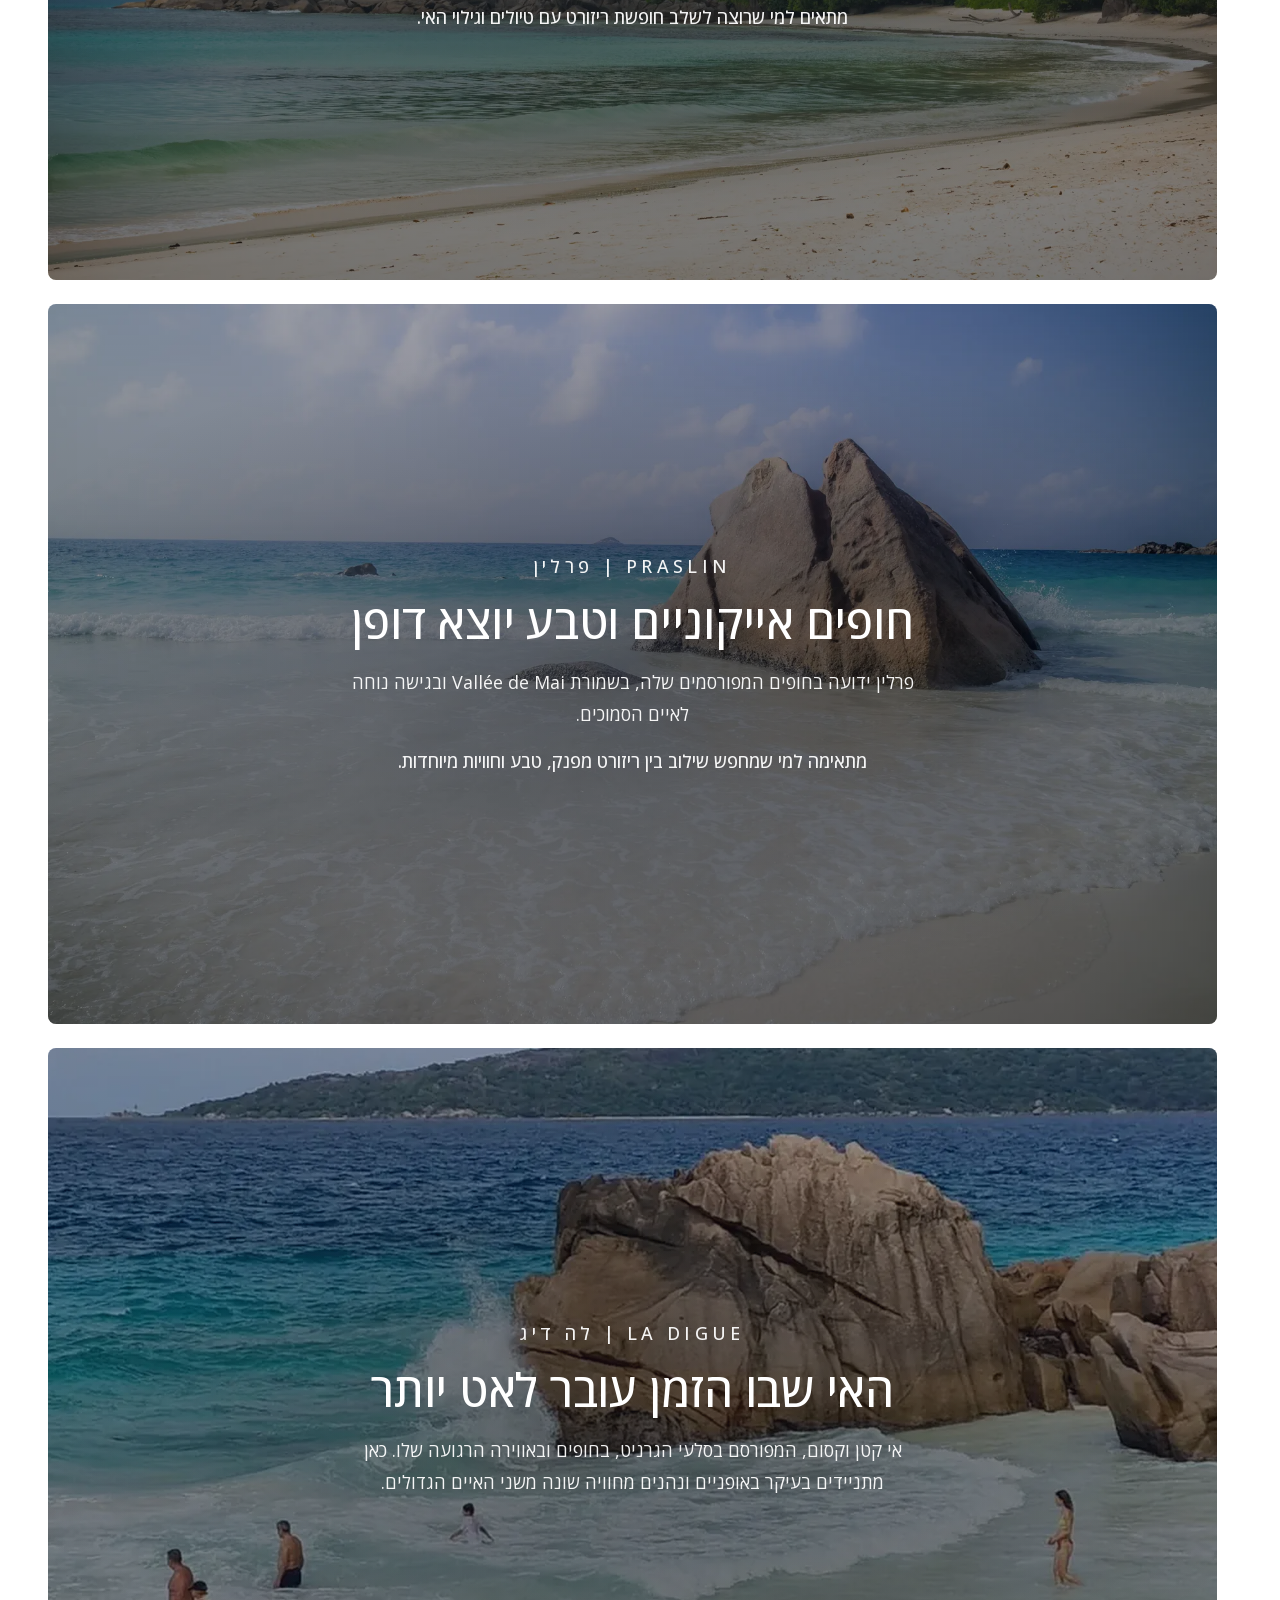
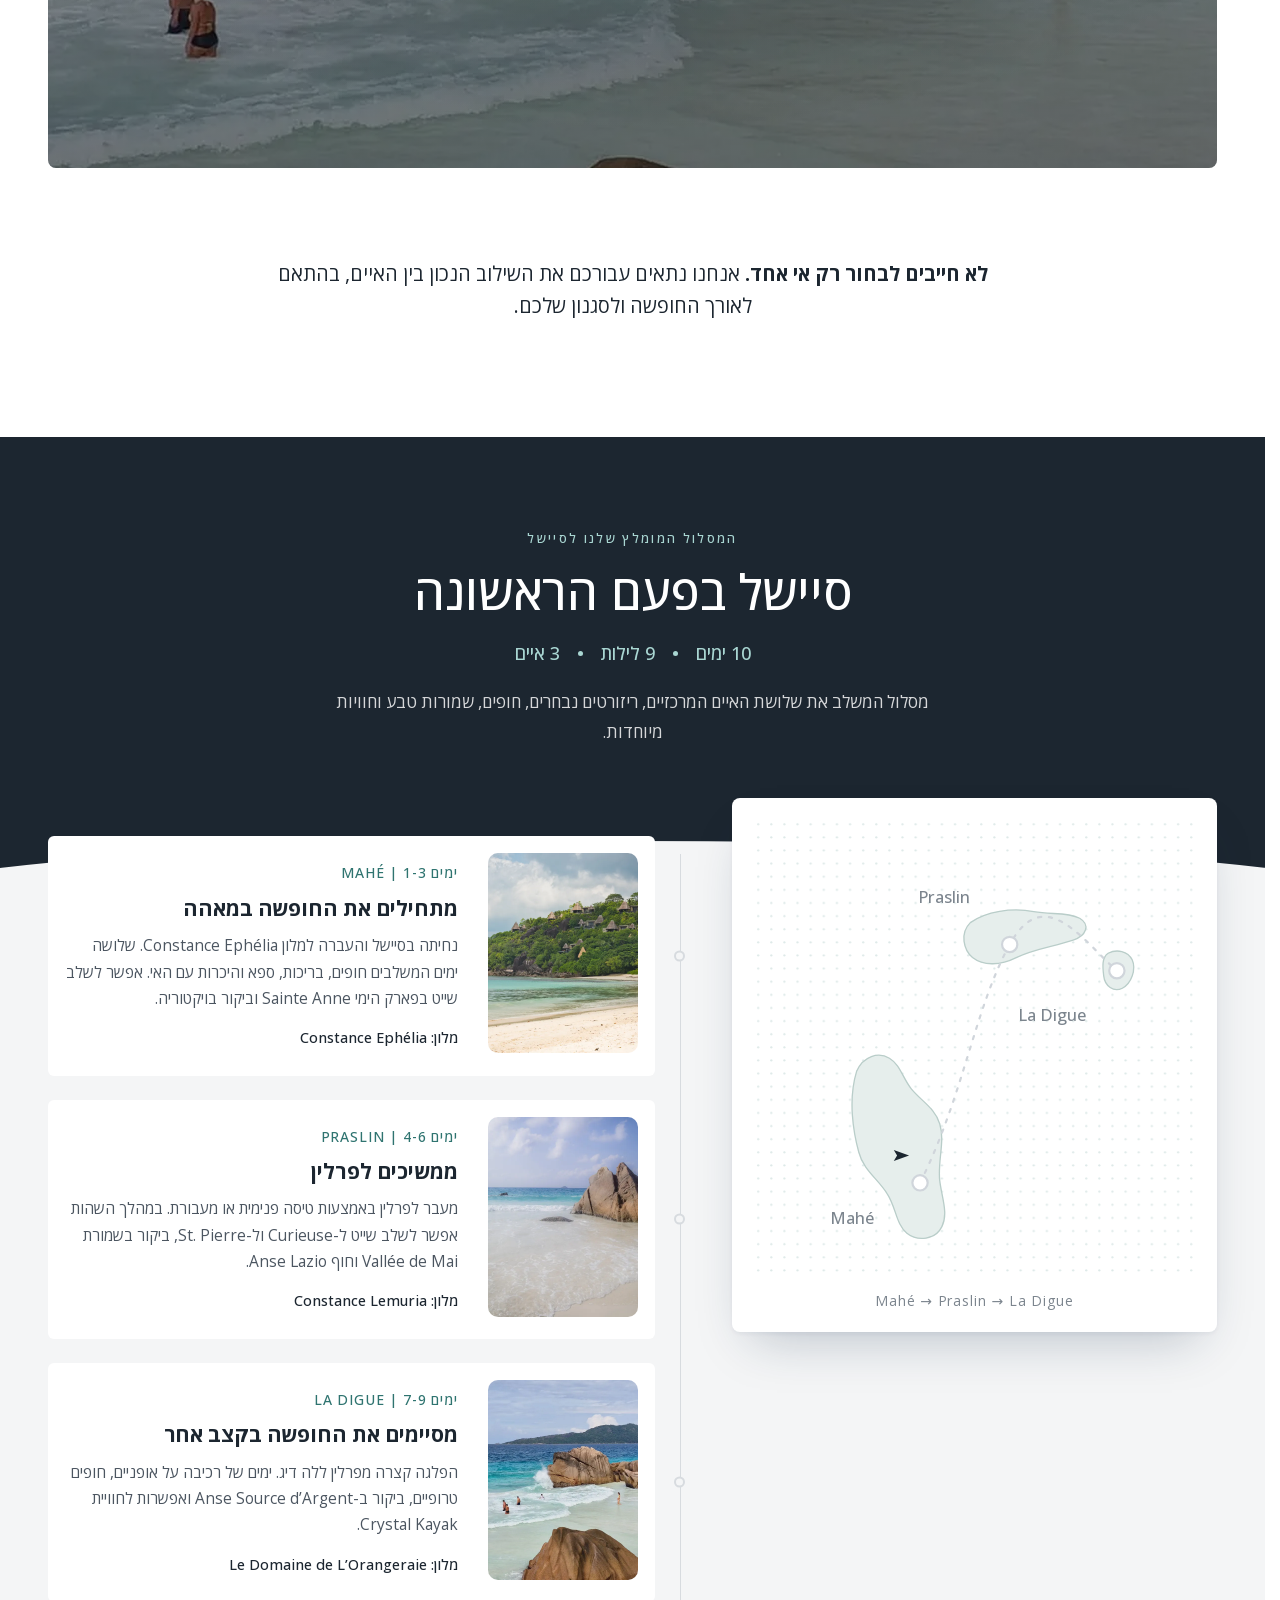
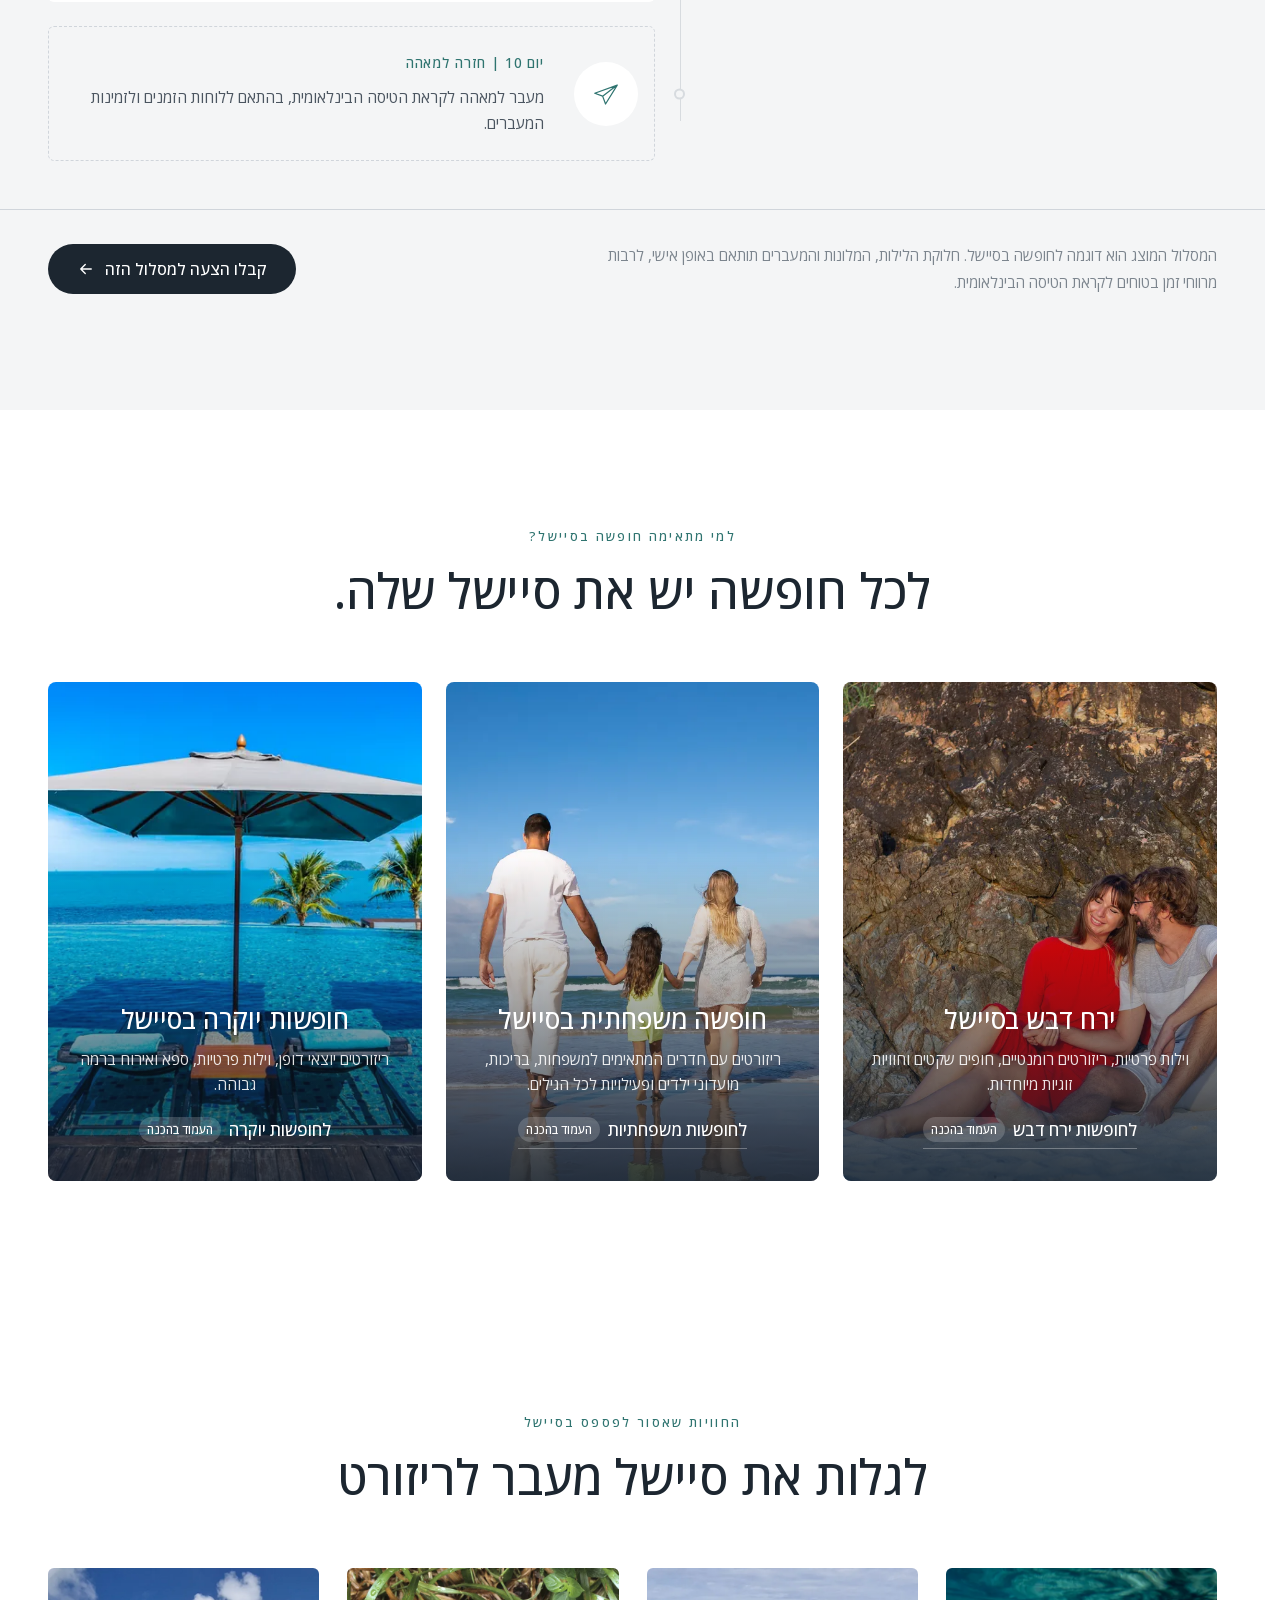
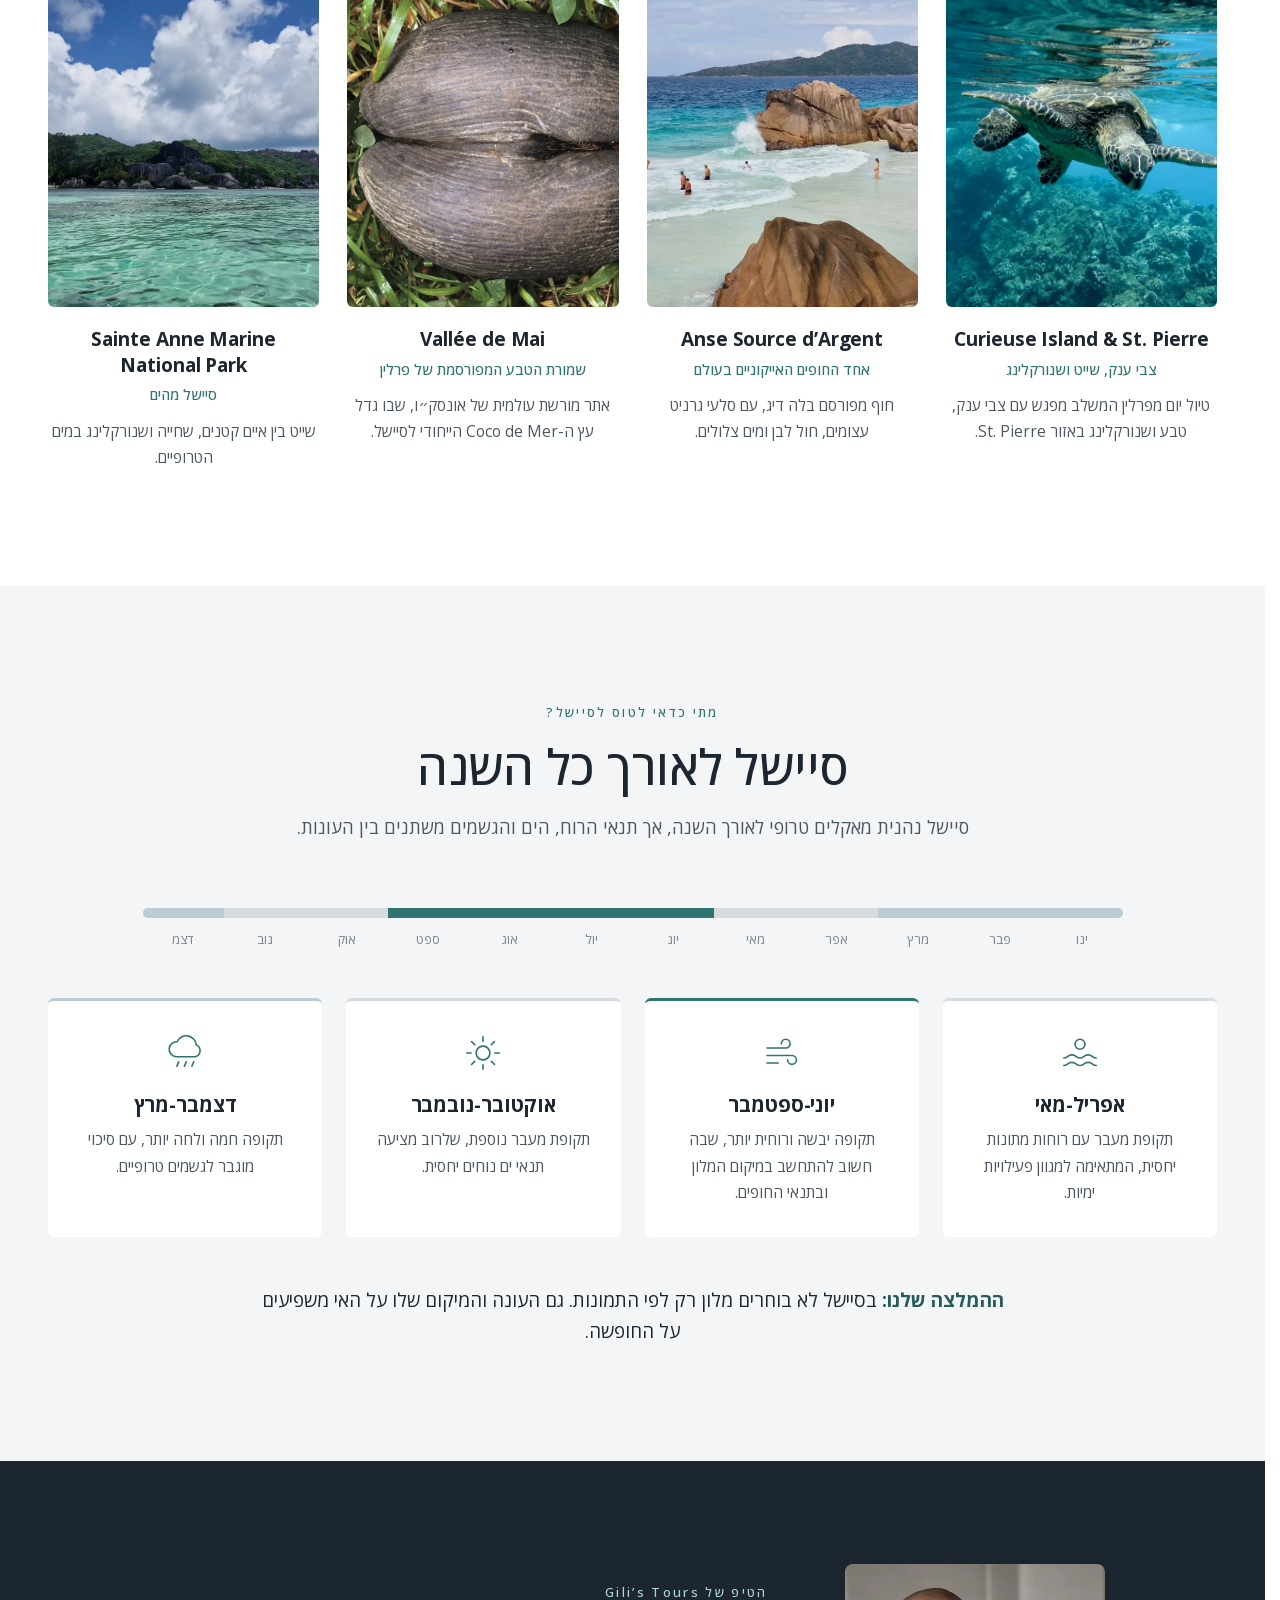
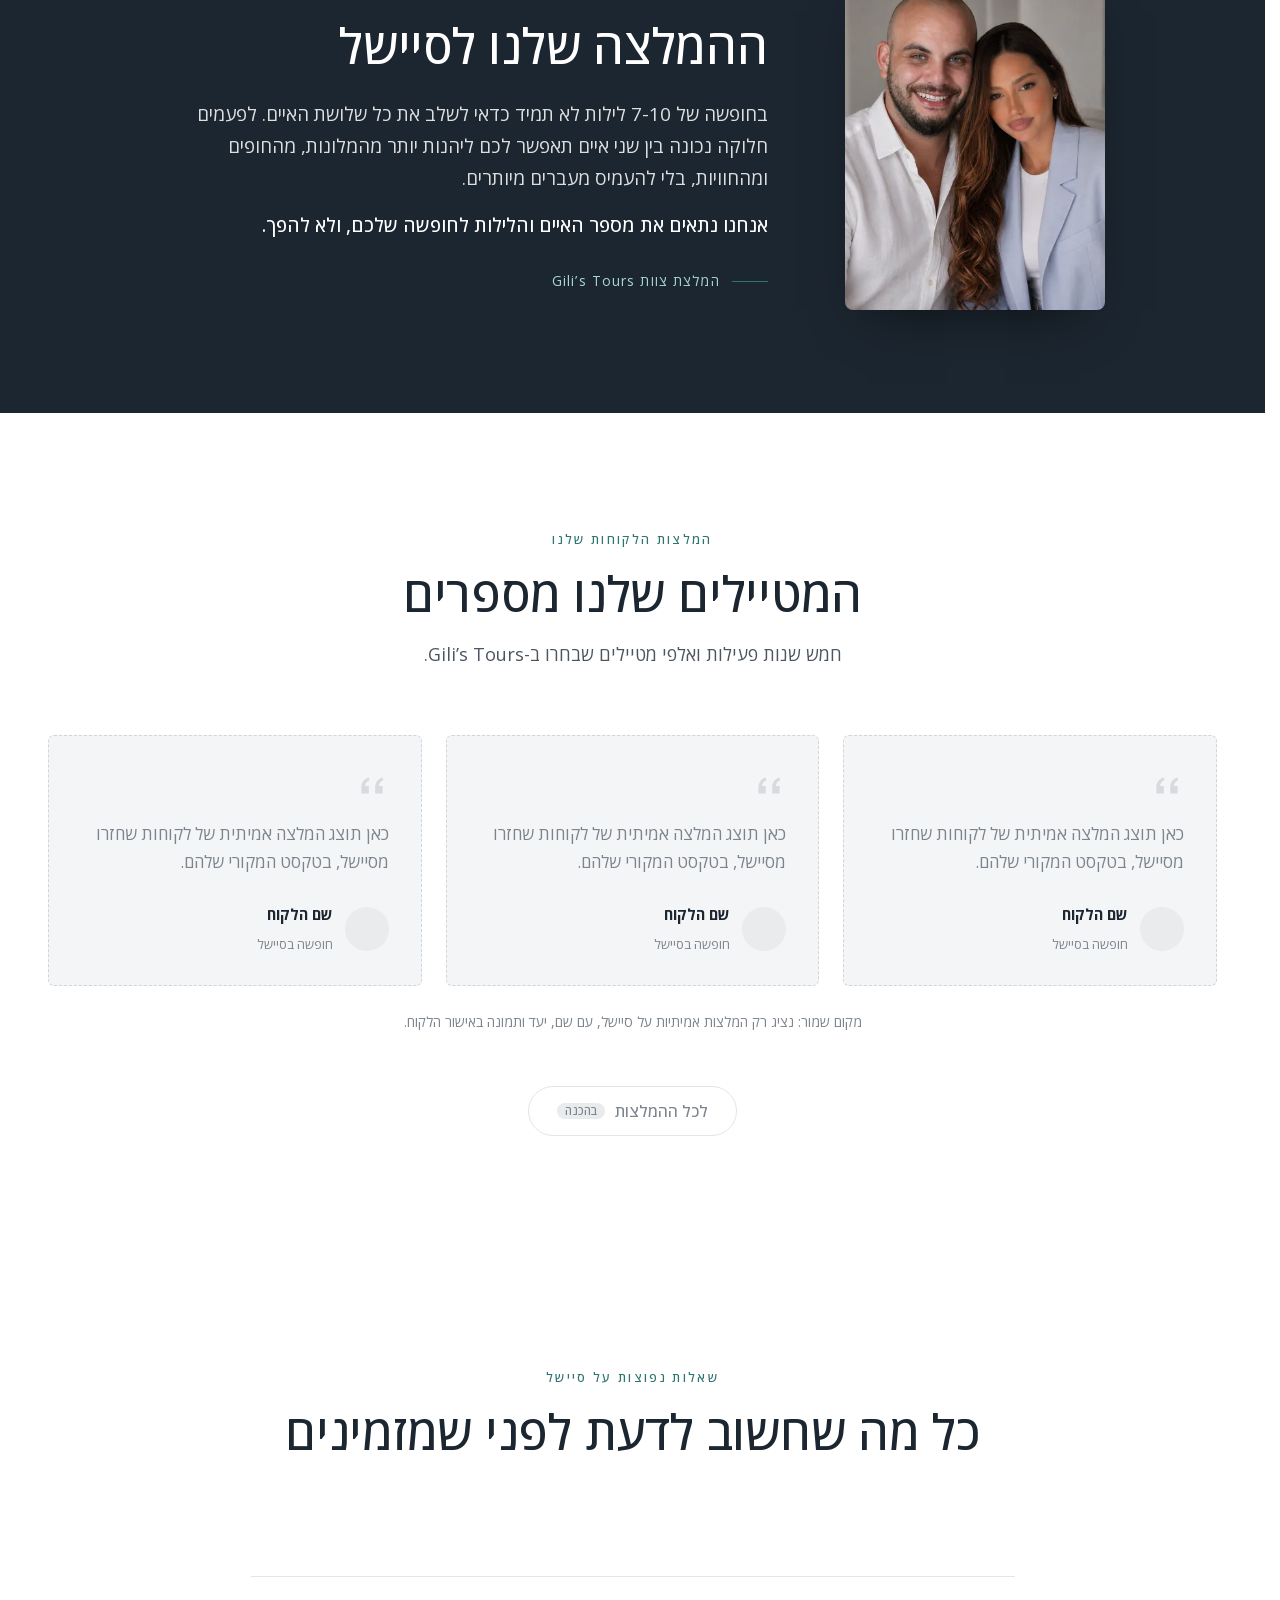
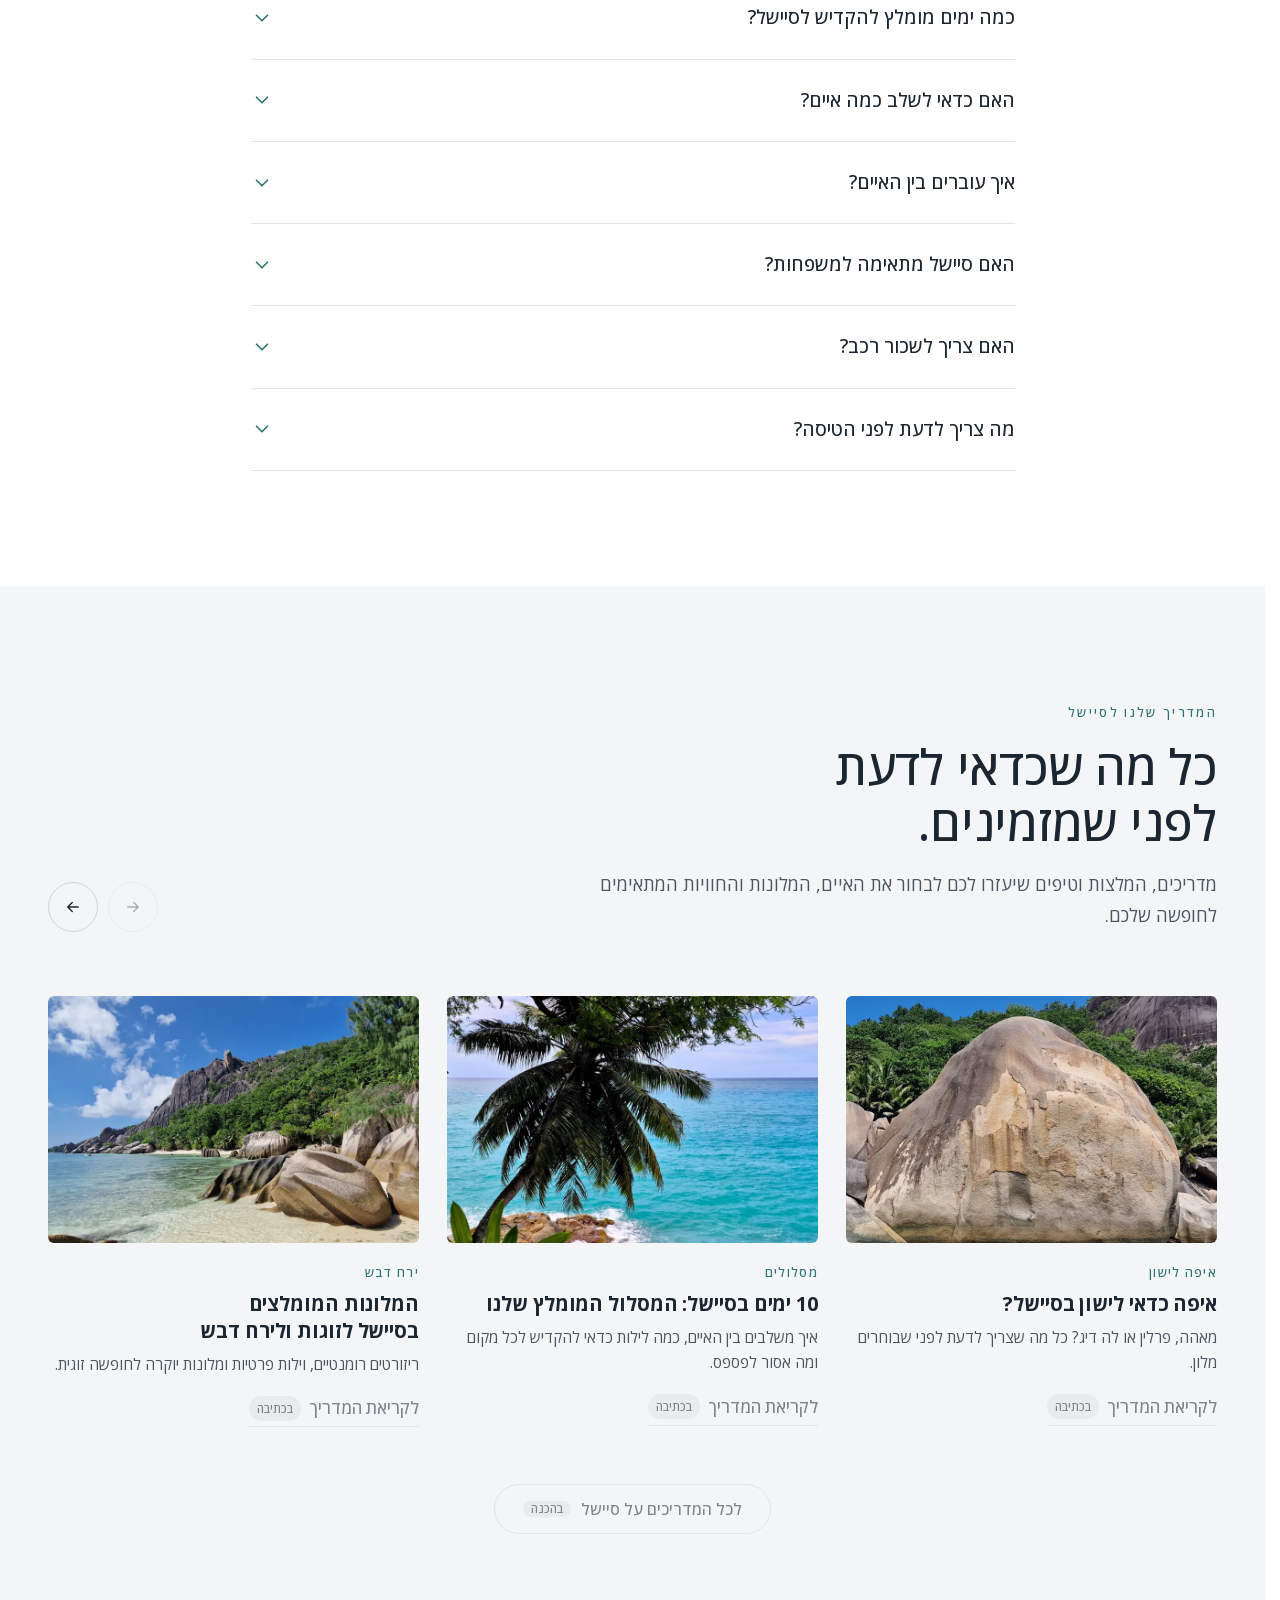
<file: v2/seychelles-b.html>
<!doctype html>
<html lang="he" dir="rtl" class="font-os sk-b">
<head>
<meta charset="utf-8">
<meta name="viewport" content="width=device-width, initial-scale=1">
<meta name="robots" content="noindex, nofollow">
<title>חופשה בסיישל בהתאמה אישית | Gili's Tours</title>
<meta name="description" content="חופשה בסיישל בתכנון אישי: מלונות וריזורטים נבחרים במאהה, פרלין ולה דיג, תנאים אטרקטיביים וליווי בעברית לאורך כל הדרך.">
<link rel="icon" href="favicon.ico" sizes="any">
<link rel="icon" href="img/favicon-32.png" type="image/png" sizes="32x32">
<link rel="apple-touch-icon" href="img/apple-touch-icon.png">
<link rel="preload" href="fonts/open-sans-400.woff2" as="font" type="font/woff2" crossorigin>
<link rel="preload" href="fonts/open-sans-700.woff2" as="font" type="font/woff2" crossorigin>
<link rel="preload" href="img/hero-poster-1920.webp" as="image">
<link rel="stylesheet" href="css/site.css?v=1793548752">
<link rel="stylesheet" href="css/sk-b.css?v=1793548752">
<script type="application/ld+json">
{"@context":"https://schema.org","@type":"FAQPage","mainEntity":[
{"@type":"Question","name":"כמה ימים מומלץ להקדיש לסיישל?","acceptedAnswer":{"@type":"Answer","text":"לרוב נמליץ על 7-10 לילות, בהתאם למספר האיים ולסגנון החופשה. מי שמעוניין לשלב שלושה איים יכול להרוויח משהות ארוכה יותר."}},
{"@type":"Question","name":"האם כדאי לשלב כמה איים?","acceptedAnswer":{"@type":"Answer","text":"בהחלט אפשר. שילוב בין מאהה, פרלין ולה דיג מאפשר להכיר צדדים שונים של סיישל. עם זאת, לא בכל חופשה חייבים לבקר בשלושתם."}},
{"@type":"Question","name":"איך עוברים בין האיים?","acceptedAnswer":{"@type":"Answer","text":"בין מאהה לפרלין ניתן לעבור בטיסה פנימית או במעבורת. בין פרלין ללה דיג פועלות מעבורות."}},
{"@type":"Question","name":"האם סיישל מתאימה למשפחות?","acceptedAnswer":{"@type":"Answer","text":"כן. יש בסיישל ריזורטים המציעים חדרים משפחתיים, מועדוני ילדים ופעילויות המתאימות למשפחות."}},
{"@type":"Question","name":"האם צריך לשכור רכב?","acceptedAnswer":{"@type":"Answer","text":"במאהה ובפרלין רכב יכול להיות שימושי למי שמעוניין לטייל עצמאית. בלה דיג נהוג להתנייד בעיקר באופניים."}},
{"@type":"Question","name":"מה צריך לדעת לפני הטיסה?","acceptedAnswer":{"@type":"Answer","text":"חשוב לבדוק את תנאי הכניסה, אישור הנסיעה, דרישות המסמכים ולוחות הזמנים של המעברים בין האיים."}}
]}
</script>
<script src="https://crm.liavmatzri.co.il/review.js" defer></script>
</head>
<body>
<a class="skip" href="#main">דילוג לתוכן</a>

<svg width="0" height="0" style="position:absolute" aria-hidden="true">
  <defs>
    <symbol id="i-palm" viewBox="0 0 32 32"><path d="M16 29V14M16 14c-2-4-6-5-10-4M16 14c2-4 6-5 10-4M16 14c-4-2-8 0-10 3M16 14c4-2 8 0 10 3M16 14c0-4 2-8 5-9M5 29h22"/></symbol>
    <symbol id="i-pin" viewBox="0 0 32 32"><path d="M16 29s9-8.2 9-15a9 9 0 0 0-18 0c0 6.8 9 15 9 15z"/><circle cx="16" cy="14" r="3.2"/></symbol>
    <symbol id="i-moon" viewBox="0 0 32 32"><rect x="5" y="7" width="22" height="20" rx="2.5"/><path d="M5 13h22M11 4v6M21 4v6M14 19.5a3 3 0 1 0 3.5 3.4 2.6 2.6 0 0 1-3.5-3.4z"/></symbol>
    <symbol id="i-sun" viewBox="0 0 32 32"><circle cx="16" cy="16" r="5.5"/><path d="M16 3v3.5M16 25.5V29M3 16h3.5M25.5 16H29M6.8 6.8l2.5 2.5M22.7 22.7l2.5 2.5M6.8 25.2l2.5-2.5M22.7 9.3l2.5-2.5"/></symbol>
    <symbol id="i-plane" viewBox="0 0 32 32"><path d="M28 6.5 4 15.2l8.4 3.1 3.1 8.4L28 6.5zM12.4 18.3 28 6.5"/></symbol>
    <symbol id="i-coins" viewBox="0 0 32 32"><ellipse cx="13" cy="9" rx="8" ry="3.5"/><path d="M5 9v5c0 1.9 3.6 3.5 8 3.5s8-1.6 8-3.5V9M5 14v5c0 1.9 3.6 3.5 8 3.5"/><ellipse cx="20" cy="20" rx="7" ry="3"/><path d="M13 20v4.5c0 1.7 3.1 3 7 3s7-1.3 7-3V20"/></symbol>
    <symbol id="i-chat" viewBox="0 0 32 32"><path d="M5 7h17a2 2 0 0 1 2 2v9a2 2 0 0 1-2 2h-8l-6 5v-5H5a2 2 0 0 1-2-2V9a2 2 0 0 1 2-2z"/><path d="M24 12h3a2 2 0 0 1 2 2v8a2 2 0 0 1-2 2h-2v4l-4.5-4H17"/></symbol>
    <symbol id="i-shield" viewBox="0 0 32 32"><path d="M16 3.5 26 7v8c0 6.5-4.3 11.2-10 13.5C10.3 26.2 6 21.5 6 15V7l10-3.5z"/><path d="m11.5 15.8 3.2 3.2 6-6.4"/></symbol>
    <symbol id="i-cal" viewBox="0 0 32 32"><rect x="5" y="7" width="22" height="20" rx="2.5"/><path d="M5 13h22M11 4v6M21 4v6M10 18h3M15 18h3M20 18h2M10 22h3M15 22h3"/></symbol>
    <symbol id="i-headset" viewBox="0 0 32 32"><path d="M6 18v-3a10 10 0 0 1 20 0v3"/><rect x="4" y="17" width="5" height="8" rx="2"/><rect x="23" y="17" width="5" height="8" rx="2"/><path d="M26 25c0 2.2-2.5 3.5-6.5 3.5H17"/></symbol>
    <symbol id="i-wind" viewBox="0 0 32 32"><path d="M4 12h15a3.5 3.5 0 1 0-3.5-3.5M4 18h20a3.5 3.5 0 1 1-3.5 3.5M4 24h9"/></symbol>
    <symbol id="i-wave" viewBox="0 0 32 32"><path d="M3 20c3 0 3-2.5 6.5-2.5S13 20 16 20s3-2.5 6.5-2.5S26 20 29 20M3 26c3 0 3-2.5 6.5-2.5S13 26 16 26s3-2.5 6.5-2.5S26 26 29 26"/><circle cx="16" cy="9" r="4"/></symbol>
    <symbol id="i-rain" viewBox="0 0 32 32"><path d="M9 19a6 6 0 0 1 .7-12 8 8 0 0 1 15.3 2.5A5 5 0 0 1 24 19H9z"/><path d="M11 23l-1.5 3.5M17 23l-1.5 3.5M23 23l-1.5 3.5"/></symbol>
    <symbol id="i-arrow" viewBox="0 0 24 24"><path d="M19 12H5M11 6l-6 6 6 6"/></symbol>
    <symbol id="i-arrow-r" viewBox="0 0 24 24"><path d="M5 12h14M13 6l6 6-6 6"/></symbol>
    <symbol id="i-down" viewBox="0 0 24 24"><path d="m6 9 6 6 6-6"/></symbol>
    <symbol id="i-phone" viewBox="0 0 24 24"><path d="M5 3.5h3.2l1.6 4.2-2.1 1.4a11 11 0 0 0 7.2 7.2l1.4-2.1 4.2 1.6V19a1.5 1.5 0 0 1-1.6 1.5A16.5 16.5 0 0 1 3.5 5.1 1.5 1.5 0 0 1 5 3.5z"/></symbol>
    <symbol id="i-pause" viewBox="0 0 24 24"><path d="M9 6v12M15 6v12"/></symbol>
    <symbol id="i-play" viewBox="0 0 24 24"><path d="M8 5.5v13l10.5-6.5L8 5.5z"/></symbol>
    <symbol id="i-quote" viewBox="0 0 32 32"><path d="M13 9c-4.5 1.3-7 4.6-7 9.5V24h7v-7H9.5c.2-2.8 1.6-4.6 4-5.5L13 9zM26 9c-4.5 1.3-7 4.6-7 9.5V24h7v-7h-3.5c.2-2.8 1.6-4.6 4-5.5L26 9z"/></symbol>
    <symbol id="i-wa" viewBox="0 0 24 24"><path d="M12 2.5a9.5 9.5 0 0 0-8.2 14.3L2.5 21.5l4.8-1.3A9.5 9.5 0 1 0 12 2.5z"/><path d="M8.6 7.6c.2-.4.5-.4.8-.4h.6c.2 0 .4 0 .6.5l.8 2c.1.2.1.4 0 .6l-.6.8c-.1.2-.2.3 0 .6.5.9 1.2 1.7 2 2.3.6.4 1 .6 1.3.7.2.1.4 0 .5-.1l.8-1c.2-.2.4-.2.6-.1l1.9.9c.3.1.4.2.4.4 0 .5-.1 1.2-.7 1.6-.5.4-1.4.7-2.4.4a11.4 11.4 0 0 1-6.3-5.6c-.6-1.2-.6-2.4.1-3.3z" fill="currentColor" stroke="none"/></symbol>
    <symbol id="i-hand" viewBox="0 0 32 32"><path d="M3 14l5-5 5 2 3-2 4 1 4 4 5-1M3 14l5 7M29 13l-5 8M11 18l3 3c.8.8 2 .8 2.8 0 .8-.8.8-2 0-2.8M14 15l4.5 4.5c.8.8 2 .8 2.8 0s.8-2 0-2.8L17 12.5M9 21l2.5 2.5c.8.8 2 .8 2.8 0M12 23.5l1.5 1.5c.8.8 2 .8 2.8 0s.8-2 0-2.8"/></symbol>
    <symbol id="i-crown" viewBox="0 0 32 32"><path d="M5 11l5.5 5L16 7l5.5 9L27 11l-2.5 13h-17L5 11zM7.5 27.5h17"/><circle cx="16" cy="7" r="1.2"/><circle cx="5" cy="11" r="1.2"/><circle cx="27" cy="11" r="1.2"/></symbol>
    <symbol id="i-users" viewBox="0 0 32 32"><circle cx="12" cy="11" r="4.5"/><path d="M4 27c0-4.7 3.6-8 8-8s8 3.3 8 8"/><circle cx="22.5" cy="12.5" r="3.5"/><path d="M21 19.3c4 0 7 2.7 7 6.7"/></symbol>
    <symbol id="i-case" viewBox="0 0 32 32"><rect x="4" y="10" width="24" height="17" rx="2.5"/><path d="M12 10V7.5A1.5 1.5 0 0 1 13.5 6h5A1.5 1.5 0 0 1 20 7.5V10M4 17h24M14 17v3h4v-3"/></symbol>
  </defs>
</svg>

<header class="hdr" id="hdr">
  <div class="hdr-in">
    <a class="logo" href="#" aria-label="Gili's Tours, לעמוד הבית">
      <img class="logo-w" src="img/logo-white.png" alt="" width="179" height="66">
      <img class="logo-c" src="img/logo-teal.png" alt="" width="179" height="66">
    </a>
    <nav class="nav" id="nav" aria-label="ראשי">
      <ul>
        <li><a href="#">קורפו</a></li>
        <li><a href="#" aria-current="page">סיישל</a></li>
        <li><a href="#">מאוריציוס</a></li>
        <li><a href="#hotels">מלונות</a></li>
        <li><a href="#guide">מדריכים</a></li>
        <li><a href="#">אודות</a></li>
        <li class="nav-en"><a href="#" lang="en" hreflang="en">EN</a></li>
      </ul>
    </nav>
    <div class="hdr-act">
      <a class="hdr-tel" href="tel:+972524650594"><svg class="ic"><use href="#i-phone"/></svg><span dir="ltr">052-4650594</span></a>
      <a class="btn btn-sm btn-gold" href="#contact">קבלו הצעה</a>
      <button class="burger" id="burger" aria-expanded="false" aria-controls="nav" aria-label="תפריט"><span></span><span></span></button>
    </div>
  </div>
</header>

<main id="main">

<!-- 01 HERO -->
<section class="hero" aria-labelledby="hero-t">
  <div class="hero-media" aria-hidden="true">
    <video id="heroVid" autoplay muted loop playsinline preload="metadata" poster="img/hero-poster-1920.webp">
      <source src="media/hero-m.mp4" type="video/mp4" media="(max-width: 700px)">
      <source src="media/hero.mp4" type="video/mp4">
    </video>
  </div>
  <div class="hero-shade" aria-hidden="true"></div>
  <div class="hero-in wrap">
    <p class="hero-en" lang="en">Seychelles Islands</p>
    <h1 id="hero-t">איי סיישל</h1>
    <p class="hero-sub">חופשה יוצאת דופן מתחילה בתכנון נכון.</p>
    <p class="hero-lead">חופים מהיפים בעולם, ריזורטים יוקרתיים וטבע טרופי עוצר נשימה. ב-Gili’s Tours אנחנו מתכננים עבורכם חופשות בהתאמה אישית, עם מלונות נבחרים, תנאים אטרקטיביים וליווי בעברית לאורך כל הדרך.</p>
    <a class="btn btn-gold btn-lg" href="#contact">קבלו הצעה לחופשה בסיישל <svg class="ic"><use href="#i-arrow"/></svg></a>
  </div>
  <button class="vid-toggle" id="vidToggle" aria-label="עצירת הסרטון" aria-pressed="false"><svg class="ic"><use href="#i-pause"/></svg></button>
  <svg class="hero-wave" viewBox="0 0 1440 60" preserveAspectRatio="none" aria-hidden="true"><path d="M0 60V34c180 18 360 26 560 14S940 6 1140 10c120 2 220 12 300 22v28H0z"/></svg>
</section>

<div class="trust wrap" role="list" aria-label="בקצרה עלינו">
  <div class="trust-i" role="listitem"><svg class="ic-l"><use href="#i-shield"/></svg><div><b>5 שנות ניסיון</b><span>בתכנון חופשות</span></div></div>
  <div class="trust-i" role="listitem"><svg class="ic-l"><use href="#i-cal"/></svg><div><b><span dir="ltr">1,600+</span> הזמנות</b><span>בעונת 2026</span></div></div>
  <div class="trust-i" role="listitem"><svg class="ic-l"><use href="#i-headset"/></svg><div><b>ליווי בעברית</b><span>לאורך כל הדרך</span></div></div>
</div>

<!-- מידע חשוב בקצרה -->
<section class="sec facts" aria-labelledby="facts-t">
  <div class="wrap">
    <header class="sec-h rv">
      <p class="eyebrow" lang="en">Seychelles at a glance</p>
      <h2 id="facts-t">מידע חשוב בקצרה</h2>
    </header>
    <ul class="facts-g">
      <li class="rv"><svg class="ic-l"><use href="#i-palm"/></svg><div><h3>מספר האיים</h3><p>115 איים שיוצרים את אחד היעדים הטרופיים המיוחדים בעולם.</p></div></li>
      <li class="rv"><svg class="ic-l"><use href="#i-pin"/></svg><div><h3>האיים המרכזיים למטיילים</h3><p lang="en" dir="ltr" class="ltr-r">Mahé | Praslin | La Digue</p></div></li>
      <li class="rv"><svg class="ic-l"><use href="#i-moon"/></svg><div><h3>משך חופשה מומלץ</h3><p>7-10 לילות לרוב המטיילים.</p></div></li>
      <li class="rv"><svg class="ic-l"><use href="#i-sun"/></svg><div><h3>מזג האוויר</h3><p>אקלים טרופי לאורך כל השנה, עם הבדלים בין העונות בתנאי הים, הרוחות והגשמים.</p></div></li>
      <li class="rv"><svg class="ic-l"><use href="#i-plane"/></svg><div><h3>נמל התעופה הבינלאומי</h3><p>נמצא באי מאהה (<span lang="en">Mahé</span>).</p></div></li>
      <li class="rv"><svg class="ic-l"><use href="#i-coins"/></svg><div><h3>המטבע המקומי</h3><p>רופי סיישלי (<span lang="en">SCR</span>).</p></div></li>
      <li class="rv"><svg class="ic-l"><use href="#i-chat"/></svg><div><h3>השפות הרשמיות</h3><p>קריאולית | אנגלית | צרפתית</p></div></li>
      <li class="facts-pic rv" aria-hidden="true"><img src="img/turtle-640.webp" alt="" width="640" height="480" loading="lazy"></li>
    </ul>
  </div>
</section>

<!-- 02 למה להזמין -->
<section class="sec why" aria-labelledby="why-t">
  <div class="wrap">
    <header class="sec-h sec-h-start rv">
      <p class="eyebrow">היתרון של Gili’s Tours</p>
      <h2 id="why-t">למה להזמין עם <span class="nw">Gili’s Tours?</span></h2>
    </header>
    <ol class="why-g">
      <li class="rv"><div class="why-top"><span class="num">01</span><svg class="ic-l"><use href="#i-hand"/></svg></div><h3>קשרים ישירים. תנאים טובים יותר.</h3><p>אנחנו עובדים ישירות מול מלונות, ריזורטים וספקים מקומיים כדי להשיג ללקוחות שלנו תנאים, אפשרויות והטבות שלא תמיד זמינים בהזמנה עצמאית.</p></li>
      <li class="rv"><div class="why-top"><span class="num">02</span><svg class="ic-l"><use href="#i-headset"/></svg></div><h3>זמינות בעברית. לאורך כל הדרך.</h3><p>מהרגע שמתחילים לתכנן ועד שאתם חוזרים הביתה, יש לכם למי לפנות ובשפה שלכם. אנחנו זמינים עבורכם לפני הנסיעה ובמהלך החופשה, גם כשצריך עזרה בזמן אמת.</p></li>
      <li class="rv"><div class="why-top"><span class="num">03</span><svg class="ic-l"><use href="#i-crown"/></svg></div><h3>אנחנו יודעים מה באמת שווה להזמין.</h3><p>לא כל מלון שנראה מדהים בתמונות הוא הבחירה הנכונה. אנחנו בודקים, משווים ובוחרים עבורכם את המלונות, האזורים והחוויות שמתאימים לחופשה שלכם.</p></li>
      <li class="rv"><div class="why-top"><span class="num">04</span><svg class="ic-l"><use href="#i-users"/></svg></div><h3>חופשה שנבנית סביבכם.</h3><p>לא חבילת מדף ולא מסלול זהה לכולם. אנחנו מתאימים את המלונות, מספר הלילות, האיים והחוויות להרכב הנוסעים, לסגנון ולתקציב שלכם.</p></li>
      <li class="rv"><div class="why-top"><span class="num">05</span><svg class="ic-l"><use href="#i-case"/></svg></div><h3>הכול במקום אחד.</h3><p>מלונות, העברות, מעברים בין האיים, אטרקציות וחוויות. אנחנו מחברים את כל חלקי החופשה כדי שלא תצטרכו לתאם הכול לבד.</p></li>
      <li class="why-sum rv"><svg class="ic-l why-palm"><use href="#i-palm"/></svg><p>את החופשה שלכם אפשר להזמין בהרבה מקומות.<br><strong>את היתרון של Gili’s Tours מקבלים רק אצלנו.</strong></p><a class="btn btn-navy" href="#contact">קבלו הצעה לחופשה בסיישל <svg class="ic"><use href="#i-arrow"/></svg></a></li>
    </ol>
  </div>
</section>

<!-- 03 הכירו את איי סיישל -->
<section class="meet" aria-labelledby="meet-t">
  <div class="meet-img rv-img">
    <img src="img/mahe-aerial-1600.webp" srcset="img/mahe-aerial-960.webp 960w, img/mahe-aerial-1600.webp 1600w, img/mahe-aerial-2400.webp 2400w" sizes="(max-width: 900px) 100vw, 60vw" alt="מבט מהאוויר על חוף מאהה, יאכטות במפרץ והרים ירוקים מעל האוקיינוס ההודי" width="1600" height="1067" loading="lazy">
  </div>
  <div class="meet-txt">
    <div class="meet-card rv">
      <p class="eyebrow">הכירו את איי סיישל</p>
      <h2 id="meet-t">גן עדן של 115 איים באוקיינוס ההודי</h2>
      <p>סיישל היא קבוצת איים טרופיים המשלבת חופים לבנים, מי טורקיז, שמורות טבע וריזורטים מהמרשימים בעולם.</p>
      <p>שלושת האיים המרכזיים למטיילים הם מאהה, פרלין ולה דיג, כאשר כל אחד מהם מציע חוויה אחרת. אפשר לבחור בחופשה רגועה בריזורט אחד או לשלב כמה איים למסלול מגוון ועשיר יותר.</p>
      <dl class="meet-stats">
        <div><dt>איים</dt><dd>115</dd></div>
        <div><dt>איים מרכזיים</dt><dd>3</dd></div>
        <div><dt>לילות מומלצים</dt><dd>7-10</dd></div>
      </dl>
    </div>
  </div>
</section>

<!-- 04 המלונות -->
<section class="sec hotels" id="hotels" aria-labelledby="hotels-t">
  <div class="wrap">
    <header class="sec-h rv">
      <p class="eyebrow">המלונות והריזורטים הנבחרים שלנו</p>
      <h2 id="hotels-t">המלונות שאנחנו ממליצים להכיר בסיישל</h2>
      <p class="sec-lead">מבחר ריזורטים יוקרתיים ומלונות בוטיק, שנבחרו בהתאם למיקום, לאיכות האירוח ולסגנונות חופשה שונים. אנחנו נעזור לכם לבחור את המלון הנכון, באי הנכון.</p>
    </header>
    <div class="hotels-g" id="hotelsG">
      <article class="htl rv">
        <div class="htl-img"><img src="img/htl-palms-720.webp" alt="מיטות שיזוף ושמשיות לבנות בחוף טרופי עם מים בצבע טורקיז" width="720" height="540" loading="lazy"><span class="ill">תמונה להמחשה</span></div>
        <div class="htl-b">
          <p class="htl-loc"><svg class="ic"><use href="#i-pin"/></svg><span lang="en">Mahé</span></p>
          <h3 lang="en" dir="ltr">Constance Ephélia</h3>
          <p>ריזורט רחב ידיים הממוקם בין שני חופים, עם מגוון מסעדות, ספא ופעילויות. מתאים לזוגות ולמשפחות שמחפשים חופשה ברמה גבוהה.</p>
          <ul class="tags"><li>מתאים למשפחות</li><li>זוגות</li></ul>
          <a class="lnk" href="https://wa.me/972544050071?text=%D7%A9%D7%9C%D7%95%D7%9D%2C%20%D7%90%D7%A9%D7%9E%D7%97%20%D7%9C%D7%A4%D7%A8%D7%98%D7%99%D7%9D%20%D7%A2%D7%9C%20Constance%20Eph%C3%A9lia%20%D7%91%D7%A1%D7%99%D7%99%D7%A9%D7%9C" target="_blank" rel="noopener">לפרטי המלון <svg class="ic"><use href="#i-arrow"/></svg></a>
        </div>
      </article>
      <article class="htl rv">
        <div class="htl-img"><video class="htl-vid" muted loop playsinline preload="none" poster="img/mango-hotel-960.webp" aria-hidden="true"><source src="media/mango-card.mp4" type="video/mp4"></video><img src="img/mango-hotel-960.webp" alt="Mango House: מבנה המלון על הסלעים מעל מפרץ בדרום מאהה" width="960" height="540" loading="lazy"><span class="ill ill-real">מתוך סרטון המלון</span></div>
        <div class="htl-b">
          <p class="htl-loc"><svg class="ic"><use href="#i-pin"/></svg><span lang="en">Mahé</span></p>
          <h3 lang="en" dir="ltr">Mango House Seychelles</h3>
          <p>מלון יוקרה אינטימי בדרום מאהה, עם נוף מרהיב לאוקיינוס ואווירה שקטה. מתאים במיוחד לזוגות ולירח דבש.</p>
          <ul class="tags"><li>ירח דבש</li><li>אינטימי</li></ul>
          <a class="lnk" href="https://wa.me/972544050071?text=%D7%A9%D7%9C%D7%95%D7%9D%2C%20%D7%90%D7%A9%D7%9E%D7%97%20%D7%9C%D7%A4%D7%A8%D7%98%D7%99%D7%9D%20%D7%A2%D7%9C%20Mango%20House%20Seychelles" target="_blank" rel="noopener">לפרטי המלון <svg class="ic"><use href="#i-arrow"/></svg></a>
        </div>
      </article>
      <article class="htl rv">
        <div class="htl-img"><img src="img/htl-villa-720.webp" alt="וילה עם בריכה פרטית מול האוקיינוס" width="720" height="540" loading="lazy"><span class="ill">תמונה להמחשה</span></div>
        <div class="htl-b">
          <p class="htl-loc"><svg class="ic"><use href="#i-pin"/></svg><span lang="en">Mahé</span></p>
          <h3 lang="en" dir="ltr">Four Seasons Resort Seychelles</h3>
          <p>וילות פרטיות המשתלבות בנוף הטרופי, עם נוף מרהיב למפרץ ואירוח יוקרתי.</p>
          <ul class="tags"><li>וילות פרטיות</li><li>יוקרה</li></ul>
          <a class="lnk" href="https://wa.me/972544050071?text=%D7%A9%D7%9C%D7%95%D7%9D%2C%20%D7%90%D7%A9%D7%9E%D7%97%20%D7%9C%D7%A4%D7%A8%D7%98%D7%99%D7%9D%20%D7%A2%D7%9C%20Four%20Seasons%20Resort%20Seychelles" target="_blank" rel="noopener">לפרטי המלון <svg class="ic"><use href="#i-arrow"/></svg></a>
        </div>
      </article>
      <article class="htl rv">
        <div class="htl-img"><img src="img/htl-infinity-720.webp" alt="בריכת אינפיניטי עם מיטות שיזוף מול הים" width="720" height="540" loading="lazy"><span class="ill">תמונה להמחשה</span></div>
        <div class="htl-b">
          <p class="htl-loc"><svg class="ic"><use href="#i-pin"/></svg><span lang="en">Praslin</span></p>
          <h3 lang="en" dir="ltr">Constance Lemuria</h3>
          <p>ריזורט יוקרתי המוקף בטבע ובחופים יוצאי דופן. מתאים לחופשה רגועה ולשילוב טיולים באי.</p>
          <ul class="tags"><li>טבע וחופים</li><li>מתאים למשפחות</li></ul>
          <a class="lnk" href="https://wa.me/972544050071?text=%D7%A9%D7%9C%D7%95%D7%9D%2C%20%D7%90%D7%A9%D7%9E%D7%97%20%D7%9C%D7%A4%D7%A8%D7%98%D7%99%D7%9D%20%D7%A2%D7%9C%20Constance%20Lemuria" target="_blank" rel="noopener">לפרטי המלון <svg class="ic"><use href="#i-arrow"/></svg></a>
        </div>
      </article>
      <article class="htl rv">
        <div class="htl-img"><img src="img/htl-canopy-720.webp" alt="מיטה בביתן מוצל מול חוף לבן" width="720" height="540" loading="lazy"><span class="ill">תמונה להמחשה</span></div>
        <div class="htl-b">
          <p class="htl-loc"><svg class="ic"><use href="#i-pin"/></svg><span lang="en">Praslin</span></p>
          <h3 lang="en" dir="ltr">Raffles Seychelles</h3>
          <p>וילות יוקרתיות עם בריכות פרטיות, נוף לאוקיינוס ואווירה אינטימית.</p>
          <ul class="tags"><li>בריכה פרטית</li><li>ירח דבש</li></ul>
          <a class="lnk" href="https://wa.me/972544050071?text=%D7%A9%D7%9C%D7%95%D7%9D%2C%20%D7%90%D7%A9%D7%9E%D7%97%20%D7%9C%D7%A4%D7%A8%D7%98%D7%99%D7%9D%20%D7%A2%D7%9C%20Raffles%20Seychelles" target="_blank" rel="noopener">לפרטי המלון <svg class="ic"><use href="#i-arrow"/></svg></a>
        </div>
      </article>
      <article class="htl rv">
        <div class="htl-img"><img src="img/htl-terrace-720.webp" alt="מרפסת חדר עם נוף לדקלים ולים" width="720" height="540" loading="lazy"><span class="ill">תמונה להמחשה</span></div>
        <div class="htl-b">
          <p class="htl-loc"><svg class="ic"><use href="#i-pin"/></svg><span lang="en">La Digue</span></p>
          <h3 lang="en" dir="ltr">Le Domaine de L’Orangeraie</h3>
          <p>ריזורט טרופי באווירה רומנטית, עם בריכת אינפיניטי וספא, במיקום נוח לטיולים באי.</p>
          <ul class="tags"><li>רומנטי</li><li>ספא</li></ul>
          <a class="lnk" href="https://wa.me/972544050071?text=%D7%A9%D7%9C%D7%95%D7%9D%2C%20%D7%90%D7%A9%D7%9E%D7%97%20%D7%9C%D7%A4%D7%A8%D7%98%D7%99%D7%9D%20%D7%A2%D7%9C%20Le%20Domaine%20de%20L%E2%80%99Orangeraie" target="_blank" rel="noopener">לפרטי המלון <svg class="ic"><use href="#i-arrow"/></svg></a>
        </div>
      </article>
    </div>
    <div class="dots" id="hotelsDots" aria-hidden="true"></div>
    <div class="sec-cta rv"><span class="btn btn-ghost is-soon">לכל המלונות בסיישל <em>בהכנה</em></span></div>
  </div>
</section>

<!-- 05 שלושת האיים -->
<section class="sec islands" aria-labelledby="isl-t">
  <div class="wrap">
    <header class="sec-h rv">
      <p class="eyebrow">שלושת האיים המרכזיים</p>
      <h2 id="isl-t">שלושה איים. שלוש חוויות שונות.</h2>
    </header>
    <div class="isl-list">
      <article class="isl">
        <div class="isl-img rv-img"><img src="img/isl-mahe-960.webp" srcset="img/isl-mahe-960.webp 960w, img/isl-mahe-1920.webp 1920w" sizes="(max-width:700px) 100vw, min(1240px, 100vw)" alt="מפרץ במאהה עם חוף לבן וגבעה ירוקה" width="960" height="1200" loading="lazy"></div>
        <div class="isl-txt rv">
          <p class="isl-n"><span lang="en">MAHÉ</span> | מאהה</p>
          <h3>האי הגדול והמגוון של סיישל</h3>
          <p>מאהה משלבת חופים מרהיבים, טבע טרופי, מסעדות וריזורטים יוקרתיים. כאן נמצא גם נמל התעופה הבינלאומי.</p>
          <p class="isl-fit">מתאים למי שרוצה לשלב חופשת ריזורט עם טיולים וגילוי האי.</p>
        </div>
      </article>
      <article class="isl">
        <div class="isl-img rv-img"><img src="img/isl-praslin-960.webp" srcset="img/isl-praslin-960.webp 960w, img/isl-praslin-1920.webp 1920w" sizes="(max-width:700px) 100vw, min(1240px, 100vw)" alt="סלע גרניט בודד במים רדודים בחוף בפרלין" width="960" height="1200" loading="lazy"></div>
        <div class="isl-txt rv">
          <p class="isl-n"><span lang="en">PRASLIN</span> | פרלין</p>
          <h3>חופים אייקוניים וטבע יוצא דופן</h3>
          <p>פרלין ידועה בחופים המפורסמים שלה, בשמורת <span lang="en">Vallée de Mai</span> ובגישה נוחה לאיים הסמוכים.</p>
          <p class="isl-fit">מתאימה למי שמחפש שילוב בין ריזורט מפנק, טבע וחוויות מיוחדות.</p>
        </div>
      </article>
      <article class="isl">
        <div class="isl-img rv-img"><img src="img/isl-ladigue-960.webp" srcset="img/isl-ladigue-960.webp 960w, img/isl-ladigue-1920.webp 1920w" sizes="(max-width:700px) 100vw, min(1240px, 100vw)" alt="סלעי גרניט ורודים ומים צלולים בחוף טרופי" width="960" height="1200" loading="lazy"></div>
        <div class="isl-txt rv">
          <p class="isl-n"><span lang="en">LA DIGUE</span> | לה דיג</p>
          <h3>האי שבו הזמן עובר לאט יותר</h3>
          <p>אי קטן וקסום, המפורסם בסלעי הגרניט, בחופים ובאווירה הרגועה שלו. כאן מתניידים בעיקר באופניים ונהנים מחוויה שונה משני האיים הגדולים.</p>
        </div>
      </article>
    </div>
    <div class="isl-sum rv">
      <p><strong>לא חייבים לבחור רק אי אחד.</strong> אנחנו נתאים עבורכם את השילוב הנכון בין האיים, בהתאם לאורך החופשה ולסגנון שלכם.</p>
    </div>
  </div>
</section>

<!-- 06 המסלול המומלץ -->
<section class="route" id="route" aria-labelledby="route-t">
  <div class="route-band">
    <div class="wrap">
      <p class="eyebrow eyebrow-light">המסלול המומלץ שלנו לסיישל</p>
      <h2 id="route-t">סיישל בפעם הראשונה</h2>
      <p class="route-meta"><span>10 ימים</span><i></i><span>9 לילות</span><i></i><span>3 איים</span></p>
      <p class="route-lead">מסלול המשלב את שלושת האיים המרכזיים, ריזורטים נבחרים, חופים, שמורות טבע וחוויות מיוחדות.</p>
    </div>
  </div>
  <div class="wrap route-body">
    <div class="route-map" aria-hidden="true">
      <div class="map-card">
        <svg viewBox="0 0 400 420" class="map">
          <defs>
            <pattern id="dots" width="12" height="12" patternUnits="userSpaceOnUse"><circle cx="2" cy="2" r="1" fill="currentColor"/></pattern>
          </defs>
          <rect width="400" height="420" fill="url(#dots)" class="map-sea"/>
          <!-- Praslin -->
          <path class="isl-shape" d="M196 92c14-10 38-14 58-10 16 3 30 0 42 6 10 6 6 16-6 20-18 6-36 8-52 16-14 7-30 8-40 0-8-7-12-22-2-32z"/>
          <!-- La Digue -->
          <path class="isl-shape" d="M322 120c8-4 18-2 22 6 4 9-1 22-9 26-8 4-16-2-17-11-1-8-2-17 4-21z"/>
          <!-- Mahé -->
          <path class="isl-shape" d="M92 228c6-14 20-18 30-12 10 6 12 18 20 28 9 11 22 18 26 32 5 16-2 34 0 52 2 16 8 30 2 42-6 12-22 14-32 6-10-8-10-24-18-36-8-13-22-22-26-38-5-18-10-48-2-74z"/>
          <path class="route-bg" d="M150 330 C 190 250, 200 170, 232 112 S 300 110, 330 136"/>
          <path class="route-line" id="routeLine" d="M150 330 C 190 250, 200 170, 232 112 S 300 110, 330 136"/>
          <path class="route-back" d="M330 136 C 300 220, 220 290, 152 334"/>
          <g class="stop" data-stop="0"><circle cx="150" cy="330" r="7"/><text x="108" y="368">Mahé</text></g>
          <g class="stop" data-stop="1"><circle cx="232" cy="112" r="7"/><text x="196" y="74">Praslin</text></g>
          <g class="stop" data-stop="2"><circle cx="330" cy="136" r="7"/><text x="302" y="182">La Digue</text></g>
          <g class="plane-mark" transform="translate(126 300)"><path d="M0 0l14 5-14 5 3-5z"/></g>
        </svg>
        <p class="map-cap" lang="en">Mahé → Praslin → La Digue</p>
      </div>
    </div>
    <ol class="days">
      <li class="day rv" data-stop="0">
        <div class="day-img"><img src="img/isl-mahe-640.webp" alt="" width="640" height="800" loading="lazy"></div>
        <div class="day-b">
          <p class="day-n">ימים 1-3 | <span lang="en">MAHÉ</span></p>
          <h3>מתחילים את החופשה במאהה</h3>
          <p>נחיתה בסיישל והעברה למלון <span lang="en">Constance Ephélia</span>. שלושה ימים המשלבים חופים, בריכות, ספא והיכרות עם האי. אפשר לשלב שייט בפארק הימי <span lang="en">Sainte Anne</span> וביקור בויקטוריה.</p>
          <p class="day-h">מלון: <span lang="en">Constance Ephélia</span></p>
        </div>
      </li>
      <li class="day rv" data-stop="1">
        <div class="day-img"><img src="img/isl-praslin-640.webp" alt="" width="640" height="800" loading="lazy"></div>
        <div class="day-b">
          <p class="day-n">ימים 4-6 | <span lang="en">PRASLIN</span></p>
          <h3>ממשיכים לפרלין</h3>
          <p>מעבר לפרלין באמצעות טיסה פנימית או מעבורת. במהלך השהות אפשר לשלב שייט ל-<span lang="en">Curieuse</span> ול-<span lang="en">St. Pierre</span>, ביקור בשמורת <span lang="en">Vallée de Mai</span> וחוף <span lang="en">Anse Lazio</span>.</p>
          <p class="day-h">מלון: <span lang="en">Constance Lemuria</span></p>
        </div>
      </li>
      <li class="day rv" data-stop="2">
        <div class="day-img"><img src="img/isl-ladigue-640.webp" alt="" width="640" height="800" loading="lazy"></div>
        <div class="day-b">
          <p class="day-n">ימים 7-9 | <span lang="en">LA DIGUE</span></p>
          <h3>מסיימים את החופשה בקצב אחר</h3>
          <p>הפלגה קצרה מפרלין ללה דיג. ימים של רכיבה על אופניים, חופים טרופיים, ביקור ב-<span lang="en">Anse Source d’Argent</span> ואפשרות לחוויית <span lang="en">Crystal Kayak</span>.</p>
          <p class="day-h">מלון: <span lang="en">Le Domaine de L’Orangeraie</span></p>
        </div>
      </li>
      <li class="day day-last rv" data-stop="3">
        <div class="day-ic"><svg class="ic-l"><use href="#i-plane"/></svg></div>
        <div class="day-b">
          <p class="day-n">יום 10 | חזרה למאהה</p>
          <p>מעבר למאהה לקראת הטיסה הבינלאומית, בהתאם ללוחות הזמנים ולזמינות המעברים.</p>
        </div>
      </li>
    </ol>
  </div>
  <div class="wrap route-foot rv">
    <p class="note">המסלול המוצג הוא דוגמה לחופשה בסיישל. חלוקת הלילות, המלונות והמעברים תותאם באופן אישי, לרבות מרווחי זמן בטוחים לקראת הטיסה הבינלאומית.</p>
    <a class="btn btn-navy" href="#contact">קבלו הצעה למסלול הזה <svg class="ic"><use href="#i-arrow"/></svg></a>
  </div>
</section>

<!-- 07 למי מתאימה -->
<section class="sec fit" aria-labelledby="fit-t">
  <div class="wrap">
    <header class="sec-h rv">
      <p class="eyebrow">למי מתאימה חופשה בסיישל?</p>
      <h2 id="fit-t">לכל חופשה יש את סיישל שלה.</h2>
    </header>
    <div class="fit-g">
      <div class="fit-c rv">
        <img src="img/honeymoon-1200.webp" alt="זוג מחובק על חוף טרופי בשקיעה" width="1200" height="800" loading="lazy">
        <div class="fit-b"><h3>ירח דבש בסיישל</h3><p>וילות פרטיות, ריזורטים רומנטיים, חופים שקטים וחוויות זוגיות מיוחדות.</p><span class="lnk lnk-light is-soon">לחופשות ירח דבש <em>העמוד בהכנה</em></span></div>
      </div>
      <div class="fit-c rv">
        <img src="img/family-1200.webp" alt="הורים וילדה בבגדים לבנים הולכים על החול לכיוון הים" width="1200" height="800" loading="lazy">
        <div class="fit-b"><h3>חופשה משפחתית בסיישל</h3><p>ריזורטים עם חדרים המתאימים למשפחות, בריכות, מועדוני ילדים ופעילויות לכל הגילים.</p><span class="lnk lnk-light is-soon">לחופשות משפחתיות <em>העמוד בהכנה</em></span></div>
      </div>
      <div class="fit-c rv">
        <img src="img/htl-infinity-720.webp" alt="בריכת אינפיניטי עם מיטות שיזוף מול האוקיינוס" width="720" height="540" loading="lazy">
        <div class="fit-b"><h3>חופשות יוקרה בסיישל</h3><p>ריזורטים יוצאי דופן, וילות פרטיות, ספא ואירוח ברמה גבוהה.</p><span class="lnk lnk-light is-soon">לחופשות יוקרה <em>העמוד בהכנה</em></span></div>
      </div>
    </div>
  </div>
</section>

<!-- 08 החוויות -->
<section class="sec exp" aria-labelledby="exp-t">
  <div class="wrap">
    <header class="sec-h rv">
      <p class="eyebrow">החוויות שאסור לפספס בסיישל</p>
      <h2 id="exp-t">לגלות את סיישל מעבר לריזורט</h2>
    </header>
    <div class="exp-g">
      <article class="exp-c rv"><div class="exp-img"><img src="img/turtle-960.webp" alt="צב ים שוחה מעל שונית" width="960" height="720" loading="lazy"></div><h3 lang="en" dir="ltr">Curieuse Island &amp; St. Pierre</h3><p class="exp-sub">צבי ענק, שייט ושנורקלינג</p><p>טיול יום מפרלין המשלב מפגש עם צבי ענק, טבע ושנורקלינג באזור <span lang="en">St. Pierre</span>.</p></article>
      <article class="exp-c rv"><div class="exp-img"><img src="img/isl-ladigue-640.webp" alt="סלעי גרניט עצומים, חול לבן ומים צלולים" width="640" height="800" loading="lazy"></div><h3 lang="en" dir="ltr">Anse Source d’Argent</h3><p class="exp-sub">אחד החופים האייקוניים בעולם</p><p>חוף מפורסם בלה דיג, עם סלעי גרניט עצומים, חול לבן ומים צלולים.</p></article>
      <article class="exp-c rv"><div class="exp-img"><img src="img/exp-vallee-720.webp" alt="אגוז קוקו דה מר על רקע עלים" width="720" height="900" loading="lazy"></div><h3 lang="en" dir="ltr">Vallée de Mai</h3><p class="exp-sub">שמורת הטבע המפורסמת של פרלין</p><p>אתר מורשת עולמית של אונסק״ו, שבו גדל עץ ה-<span lang="en">Coco de Mer</span> הייחודי לסיישל.</p></article>
      <article class="exp-c rv"><div class="exp-img"><img src="img/exp-islands-720.webp" alt="מים צלולים ואי ירוק באופק" width="720" height="900" loading="lazy"></div><h3 lang="en" dir="ltr">Sainte Anne Marine National Park</h3><p class="exp-sub">סיישל מהים</p><p>שייט בין איים קטנים, שחייה ושנורקלינג במים הטרופיים.</p></article>
    </div>
  </div>
</section>

<!-- 09 מתי לטוס -->
<section class="sec when" aria-labelledby="when-t">
  <div class="wrap">
    <header class="sec-h rv">
      <p class="eyebrow">מתי כדאי לטוס לסיישל?</p>
      <h2 id="when-t">סיישל לאורך כל השנה</h2>
      <p class="sec-lead">סיישל נהנית מאקלים טרופי לאורך השנה, אך תנאי הרוח, הים והגשמים משתנים בין העונות.</p>
    </header>
    <div class="months rv" aria-hidden="true">
      <div class="m-bar">
        <span class="seg s-wet" style="--a:0;--b:3"></span><span class="seg s-mid" style="--a:3;--b:5"></span><span class="seg s-dry" style="--a:5;--b:9"></span><span class="seg s-mid" style="--a:9;--b:11"></span><span class="seg s-wet" style="--a:11;--b:12"></span>
      </div>
      <ol class="m-lbl"><li>ינו</li><li>פבר</li><li>מרץ</li><li>אפר</li><li>מאי</li><li>יונ</li><li>יול</li><li>אוג</li><li>ספט</li><li>אוק</li><li>נוב</li><li>דצמ</li></ol>
    </div>
    <ul class="seasons">
      <li class="rv"><svg class="ic-l"><use href="#i-wave"/></svg><h3>אפריל-מאי</h3><p>תקופת מעבר עם רוחות מתונות יחסית, המתאימה למגוון פעילויות ימיות.</p></li>
      <li class="rv"><svg class="ic-l"><use href="#i-wind"/></svg><h3>יוני-ספטמבר</h3><p>תקופה יבשה ורוחית יותר, שבה חשוב להתחשב במיקום המלון ובתנאי החופים.</p></li>
      <li class="rv"><svg class="ic-l"><use href="#i-sun"/></svg><h3>אוקטובר-נובמבר</h3><p>תקופת מעבר נוספת, שלרוב מציעה תנאי ים נוחים יחסית.</p></li>
      <li class="rv"><svg class="ic-l"><use href="#i-rain"/></svg><h3>דצמבר-מרץ</h3><p>תקופה חמה ולחה יותר, עם סיכוי מוגבר לגשמים טרופיים.</p></li>
    </ul>
    <p class="when-rec rv"><strong>ההמלצה שלנו:</strong> בסיישל לא בוחרים מלון רק לפי התמונות. גם העונה והמיקום שלו על האי משפיעים על החופשה.</p>
  </div>
</section>

<!-- 10 הטיפ -->
<section class="tip" aria-labelledby="tip-t">
  <div class="wrap tip-in rv">
    <figure class="tip-fig"><img src="img/about-couple-640.webp" alt="סימונה ואבישי, המייסדים של Gili’s Tours" width="640" height="535" loading="lazy"></figure>
    <div class="tip-b">
      <p class="eyebrow eyebrow-light">הטיפ של Gili’s Tours</p>
      <h2 id="tip-t">ההמלצה שלנו לסיישל</h2>
      <blockquote>
        <p>בחופשה של 7-10 לילות לא תמיד כדאי לשלב את כל שלושת האיים. לפעמים חלוקה נכונה בין שני איים תאפשר לכם ליהנות יותר מהמלונות, מהחופים ומהחוויות, בלי להעמיס מעברים מיותרים.</p>
        <p class="tip-strong">אנחנו נתאים את מספר האיים והלילות לחופשה שלכם, ולא להפך.</p>
      </blockquote>
      <p class="tip-sig">המלצת צוות Gili’s Tours</p>
    </div>
  </div>
</section>

<!-- 11 המלצות -->
<section class="sec reviews" aria-labelledby="rev-t">
  <div class="wrap">
    <header class="sec-h rv">
      <p class="eyebrow">המלצות הלקוחות שלנו</p>
      <h2 id="rev-t">המטיילים שלנו מספרים</h2>
      <p class="sec-lead">חמש שנות פעילות ואלפי מטיילים שבחרו ב-Gili’s Tours.</p>
    </header>
    <div class="rev-g">
      <figure class="rev rv"><svg class="rev-q"><use href="#i-quote"/></svg><blockquote><p>כאן תוצג המלצה אמיתית של לקוחות שחזרו מסיישל, בטקסט המקורי שלהם.</p></blockquote><figcaption><span class="rev-av" aria-hidden="true"></span><span><b>שם הלקוח</b><small>חופשה בסיישל</small></span></figcaption></figure>
      <figure class="rev rv"><svg class="rev-q"><use href="#i-quote"/></svg><blockquote><p>כאן תוצג המלצה אמיתית של לקוחות שחזרו מסיישל, בטקסט המקורי שלהם.</p></blockquote><figcaption><span class="rev-av" aria-hidden="true"></span><span><b>שם הלקוח</b><small>חופשה בסיישל</small></span></figcaption></figure>
      <figure class="rev rv"><svg class="rev-q"><use href="#i-quote"/></svg><blockquote><p>כאן תוצג המלצה אמיתית של לקוחות שחזרו מסיישל, בטקסט המקורי שלהם.</p></blockquote><figcaption><span class="rev-av" aria-hidden="true"></span><span><b>שם הלקוח</b><small>חופשה בסיישל</small></span></figcaption></figure>
    </div>
    <p class="rev-note rv">מקום שמור: נציג רק המלצות אמיתיות על סיישל, עם שם, יעד ותמונה באישור הלקוח.</p>
    <div class="sec-cta rv"><span class="btn btn-ghost is-soon">לכל ההמלצות <em>בהכנה</em></span></div>
  </div>
</section>

<!-- 12 שאלות -->
<section class="sec faq" aria-labelledby="faq-t">
  <div class="wrap faq-in">
    <header class="sec-h sec-h-start rv">
      <p class="eyebrow">שאלות נפוצות על סיישל</p>
      <h2 id="faq-t">כל מה שחשוב לדעת לפני שמזמינים</h2>
      <a class="btn btn-ghost faq-cta" href="#contact">יש לכם שאלה אחרת? <svg class="ic"><use href="#i-arrow"/></svg></a>
    </header>
    <div class="acc rv">
      <details><summary>כמה ימים מומלץ להקדיש לסיישל?<svg class="ic"><use href="#i-down"/></svg></summary><div class="acc-b"><p>לרוב נמליץ על 7-10 לילות, בהתאם למספר האיים ולסגנון החופשה. מי שמעוניין לשלב שלושה איים יכול להרוויח משהות ארוכה יותר.</p></div></details>
      <details><summary>האם כדאי לשלב כמה איים?<svg class="ic"><use href="#i-down"/></svg></summary><div class="acc-b"><p>בהחלט אפשר. שילוב בין מאהה, פרלין ולה דיג מאפשר להכיר צדדים שונים של סיישל. עם זאת, לא בכל חופשה חייבים לבקר בשלושתם.</p></div></details>
      <details><summary>איך עוברים בין האיים?<svg class="ic"><use href="#i-down"/></svg></summary><div class="acc-b"><p>בין מאהה לפרלין ניתן לעבור בטיסה פנימית או במעבורת. בין פרלין ללה דיג פועלות מעבורות.</p></div></details>
      <details><summary>האם סיישל מתאימה למשפחות?<svg class="ic"><use href="#i-down"/></svg></summary><div class="acc-b"><p>כן. יש בסיישל ריזורטים המציעים חדרים משפחתיים, מועדוני ילדים ופעילויות המתאימות למשפחות.</p></div></details>
      <details><summary>האם צריך לשכור רכב?<svg class="ic"><use href="#i-down"/></svg></summary><div class="acc-b"><p>במאהה ובפרלין רכב יכול להיות שימושי למי שמעוניין לטייל עצמאית. בלה דיג נהוג להתנייד בעיקר באופניים.</p></div></details>
      <details><summary>מה צריך לדעת לפני הטיסה?<svg class="ic"><use href="#i-down"/></svg></summary><div class="acc-b"><p>חשוב לבדוק את תנאי הכניסה, אישור הנסיעה, דרישות המסמכים ולוחות הזמנים של המעברים בין האיים.</p></div></details>
    </div>
  </div>
</section>

<!-- 13 המדריך -->
<section class="sec guide" id="guide" aria-labelledby="guide-t">
  <div class="wrap">
    <header class="sec-h guide-h rv">
      <div>
        <p class="eyebrow">המדריך שלנו לסיישל</p>
        <h2 id="guide-t">כל מה שכדאי לדעת לפני שמזמינים.</h2>
        <p class="sec-lead">מדריכים, המלצות וטיפים שיעזרו לכם לבחור את האיים, המלונות והחוויות המתאימים לחופשה שלכם.</p>
      </div>
      <div class="g-arrows">
        <button class="g-arr" data-dir="prev" aria-label="המדריכים הקודמים"><svg class="ic"><use href="#i-arrow-r"/></svg></button>
        <button class="g-arr" data-dir="next" aria-label="המדריכים הבאים"><svg class="ic"><use href="#i-arrow"/></svg></button>
      </div>
    </header>
    <div class="g-track" id="gTrack" tabindex="0" aria-label="מדריכים על סיישל">
      <article class="post"><div class="post-img"><img src="img/dest-seychelles-960.webp" alt="" width="960" height="1200" loading="lazy"></div><p class="post-cat">איפה לישון</p><h3>איפה כדאי לישון בסיישל?</h3><p>מאהה, פרלין או לה דיג? כל מה שצריך לדעת לפני שבוחרים מלון.</p><span class="lnk is-soon">לקריאת המדריך <em>בכתיבה</em></span></article>
      <article class="post"><div class="post-img"><img src="img/post-islands-960.webp" alt="" width="960" height="540" loading="lazy"></div><p class="post-cat">מסלולים</p><h3>10 ימים בסיישל: המסלול המומלץ שלנו</h3><p>איך משלבים בין האיים, כמה לילות כדאי להקדיש לכל מקום ומה אסור לפספס.</p><span class="lnk is-soon">לקריאת המדריך <em>בכתיבה</em></span></article>
      <article class="post"><div class="post-img"><img src="img/post-honeymoon-960.webp" alt="" width="960" height="540" loading="lazy"></div><p class="post-cat">ירח דבש</p><h3>המלונות המומלצים בסיישל לזוגות ולירח דבש</h3><p>ריזורטים רומנטיים, וילות פרטיות ומלונות יוקרה לחופשה זוגית.</p><span class="lnk is-soon">לקריאת המדריך <em>בכתיבה</em></span></article>
      <article class="post"><div class="post-img"><img src="img/exp-sunset-720.webp" alt="" width="720" height="900" loading="lazy"></div><p class="post-cat">עונות</p><h3>מתי הכי כדאי לטוס לסיישל?</h3><p>מדריך עונות וחודשים שיעזור לכם לבחור את התקופה המתאימה.</p><span class="lnk is-soon">לקריאת המדריך <em>בכתיבה</em></span></article>
      <article class="post"><div class="post-img"><img src="img/family-720.webp" alt="" width="720" height="480" loading="lazy"></div><p class="post-cat">משפחות</p><h3>סיישל עם ילדים</h3><p>האיים, המלונות והחוויות המתאימים לחופשה משפחתית.</p><span class="lnk is-soon">לקריאת המדריך <em>בכתיבה</em></span></article>
      <article class="post"><div class="post-img"><img src="img/htl-palms-720.webp" alt="" width="720" height="540" loading="lazy"></div><p class="post-cat">תקציב</p><h3>כמה עולה חופשה בסיישל?</h3><p>מה משפיע על המחיר, איך לבחור מלון ואיך לתכנן את התקציב.</p><span class="lnk is-soon">לקריאת המדריך <em>בכתיבה</em></span></article>
    </div>
    <div class="sec-cta rv"><span class="btn btn-ghost is-soon">לכל המדריכים על סיישל <em>בהכנה</em></span></div>
  </div>
</section>

<!-- 14 סיום ויצירת קשר -->
<section class="final" id="contact" aria-labelledby="final-t">
  <div class="final-bg" aria-hidden="true"><img src="img/moment-seychelles-1920.webp" srcset="img/moment-seychelles-1920.webp 1920w, img/moment-seychelles-2560.webp 2560w" sizes="100vw" alt="" width="1920" height="1080" loading="lazy"></div>
  <div class="wrap final-in">
    <div class="final-txt rv">
      <p class="eyebrow eyebrow-light" lang="en">Summer all year</p>
      <h2 id="final-t">החופשה שלכם בסיישל מתחילה כאן.</h2>
      <p>מלונות וריזורטים נבחרים, תנאים אטרקטיביים, תכנון אישי וליווי בעברית לאורך כל הדרך.</p>
      <p>ספרו לנו מתי תרצו לטוס, עם מי ומה חשוב לכם בחופשה. אנחנו נדאג לחבר את הפרטים לחופשה אחת שמתאימה לכם.</p>
    </div>
    <form class="form rv" id="leadForm" novalidate>
      <h3>קבלו הצעה אישית לסיישל</h3>
      <label class="fld"><span>שם מלא</span><input name="name" autocomplete="name" required></label>
      <label class="fld"><span>מספר טלפון</span><input name="phone" type="tel" autocomplete="tel" inputmode="tel" dir="ltr" required></label>
      <div class="fld-row">
        <label class="fld"><span>תאריכי נסיעה משוערים</span><input name="dates" placeholder="למשל: פברואר 2027"></label>
        <label class="fld"><span>מספר נוסעים</span><input name="pax" inputmode="numeric" placeholder="2 מבוגרים, ילד"></label>
      </div>
      <button class="btn btn-gold btn-block" type="submit">קבלו הצעה אישית לסיישל</button>
      <p class="form-msg" id="formMsg" role="status" aria-live="polite"></p>
      <p class="form-alt">או בוואטסאפ: <a href="https://wa.me/972544050071?text=%D7%A9%D7%9C%D7%95%D7%9D%2C%20%D7%90%D7%A9%D7%9E%D7%97%20%D7%9C%D7%A7%D7%91%D7%9C%20%D7%94%D7%A6%D7%A2%D7%94%20%D7%9C%D7%97%D7%95%D7%A4%D7%A9%D7%94%20%D7%91%D7%A1%D7%99%D7%99%D7%A9%D7%9C" target="_blank" rel="noopener" dir="ltr">054-4050071</a></p>
    </form>
  </div>
</section>

</main>

<footer class="ftr">
  <div class="wrap ftr-in">
    <div class="ftr-brand">
      <img src="img/logo-white.png" alt="Gili's Tours" width="179" height="66" loading="lazy">
      <p lang="en" class="ftr-slogan">Summer all year</p>
      <p>קורפו בקיץ. סיישל ומאוריציוס בחורף. חופשות בהתאמה אישית עם ליווי בעברית.</p>
    </div>
    <nav class="ftr-col" aria-label="יעדים"><h3>יעדים</h3><a href="#">קורפו</a><a href="#">סיישל</a><a href="#">מאוריציוס</a></nav>
    <nav class="ftr-col" aria-label="מידע"><h3>מידע</h3><a href="#hotels">מלונות</a><a href="#guide">מדריכים</a><a href="#">אודות</a><a href="#" lang="en">English</a></nav>
    <div class="ftr-col"><h3>יצירת קשר</h3><a href="tel:+972524650594" dir="ltr">052-4650594</a><a href="https://wa.me/972544050071" target="_blank" rel="noopener">וואטסאפ: <span class="nw" dir="ltr">054-4050071</span></a></div>
  </div>
  <div class="wrap ftr-bot"><p><span dir="ltr">© 2026 Gili’s Tours</span></p><p><a href="#">הצהרת נגישות</a> · <a href="#">מדיניות פרטיות</a> · <a href="https://liavmatzri.co.il" rel="noopener" target="_blank">עוצב ופותח על ידי ליאב מצרי</a></p></div>
</footer>

<a class="wa-float" href="https://wa.me/972544050071?text=%D7%A9%D7%9C%D7%95%D7%9D%2C%20%D7%90%D7%A9%D7%9E%D7%97%20%D7%9C%D7%A4%D7%A8%D7%98%D7%99%D7%9D%20%D7%A2%D7%9C%20%D7%97%D7%95%D7%A4%D7%A9%D7%94%20%D7%91%D7%A1%D7%99%D7%99%D7%A9%D7%9C" target="_blank" rel="noopener" aria-label="שיחה בוואטסאפ"><svg class="ic"><use href="#i-wa"/></svg><span class="wa-lbl">דברו איתנו בוואטסאפ</span></a>

<script src="js/site.js?v=1793548752" defer></script>
</body>
</html>
</file>
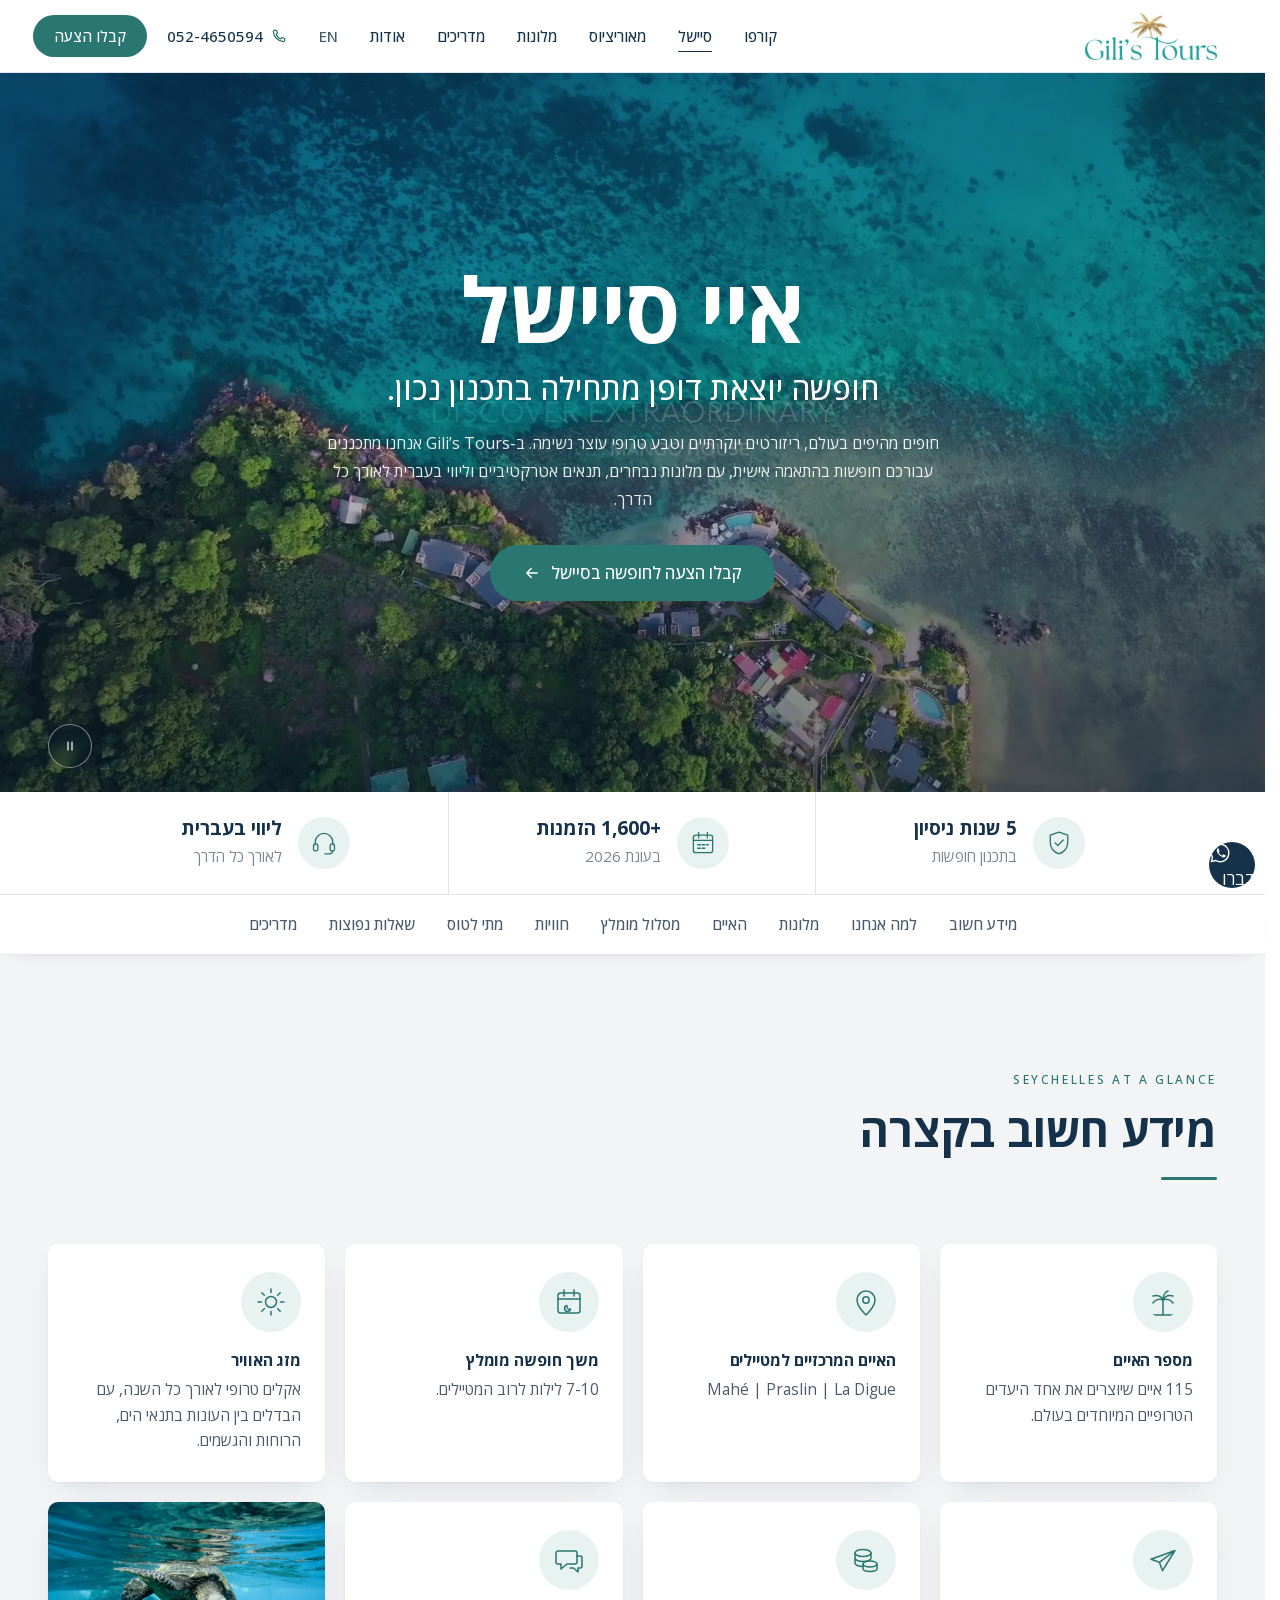
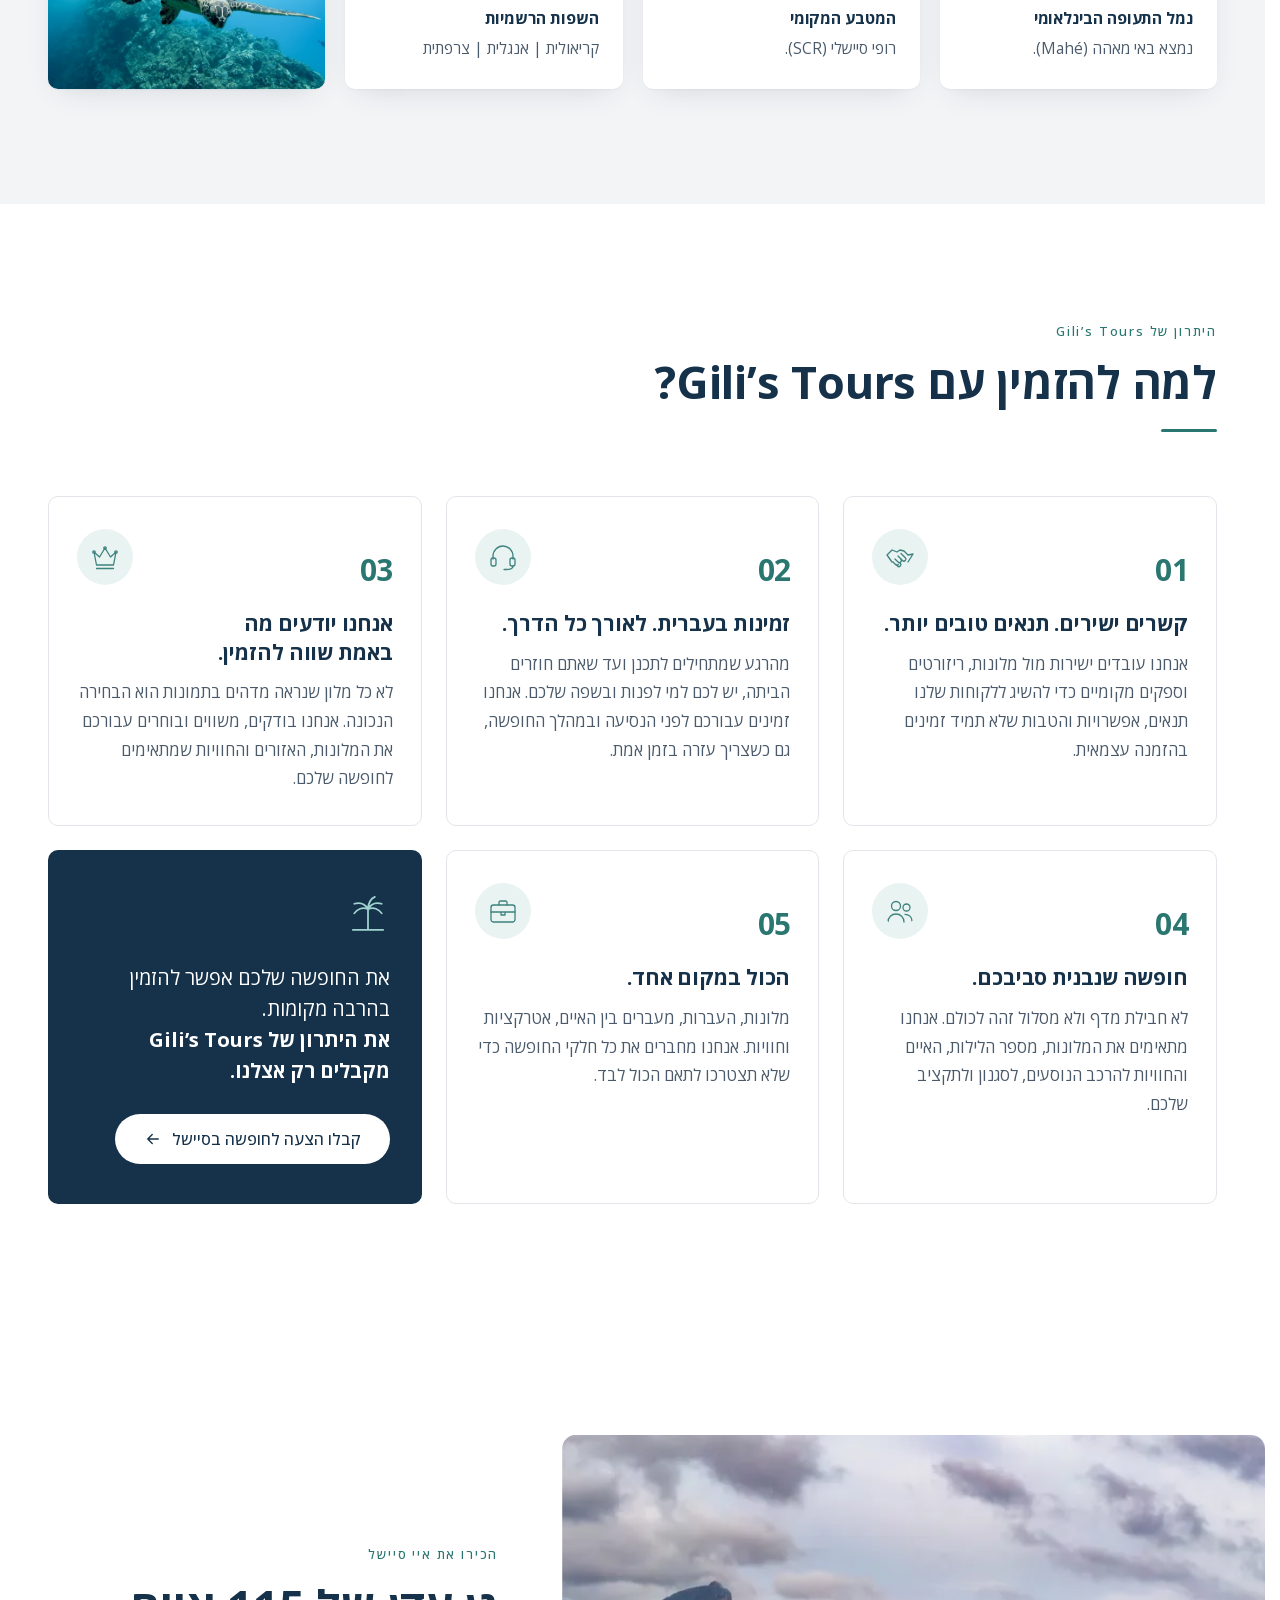
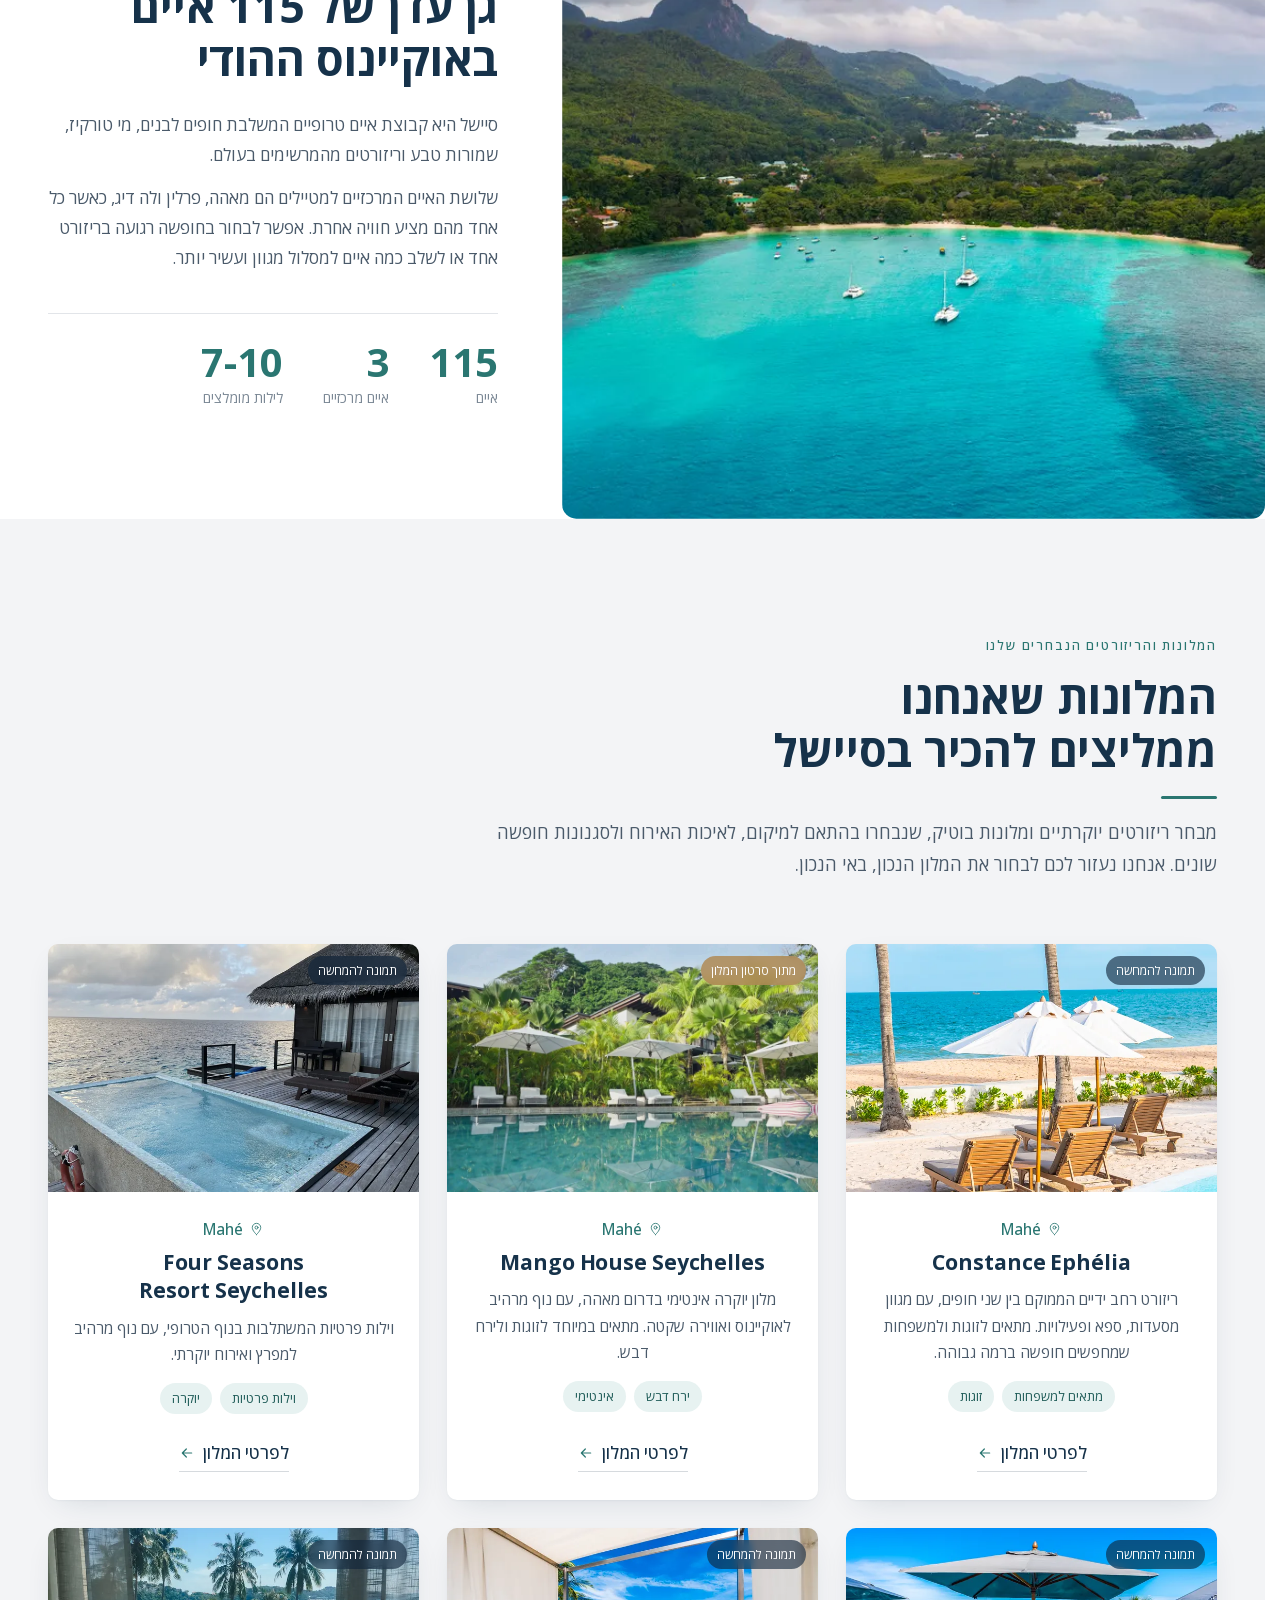
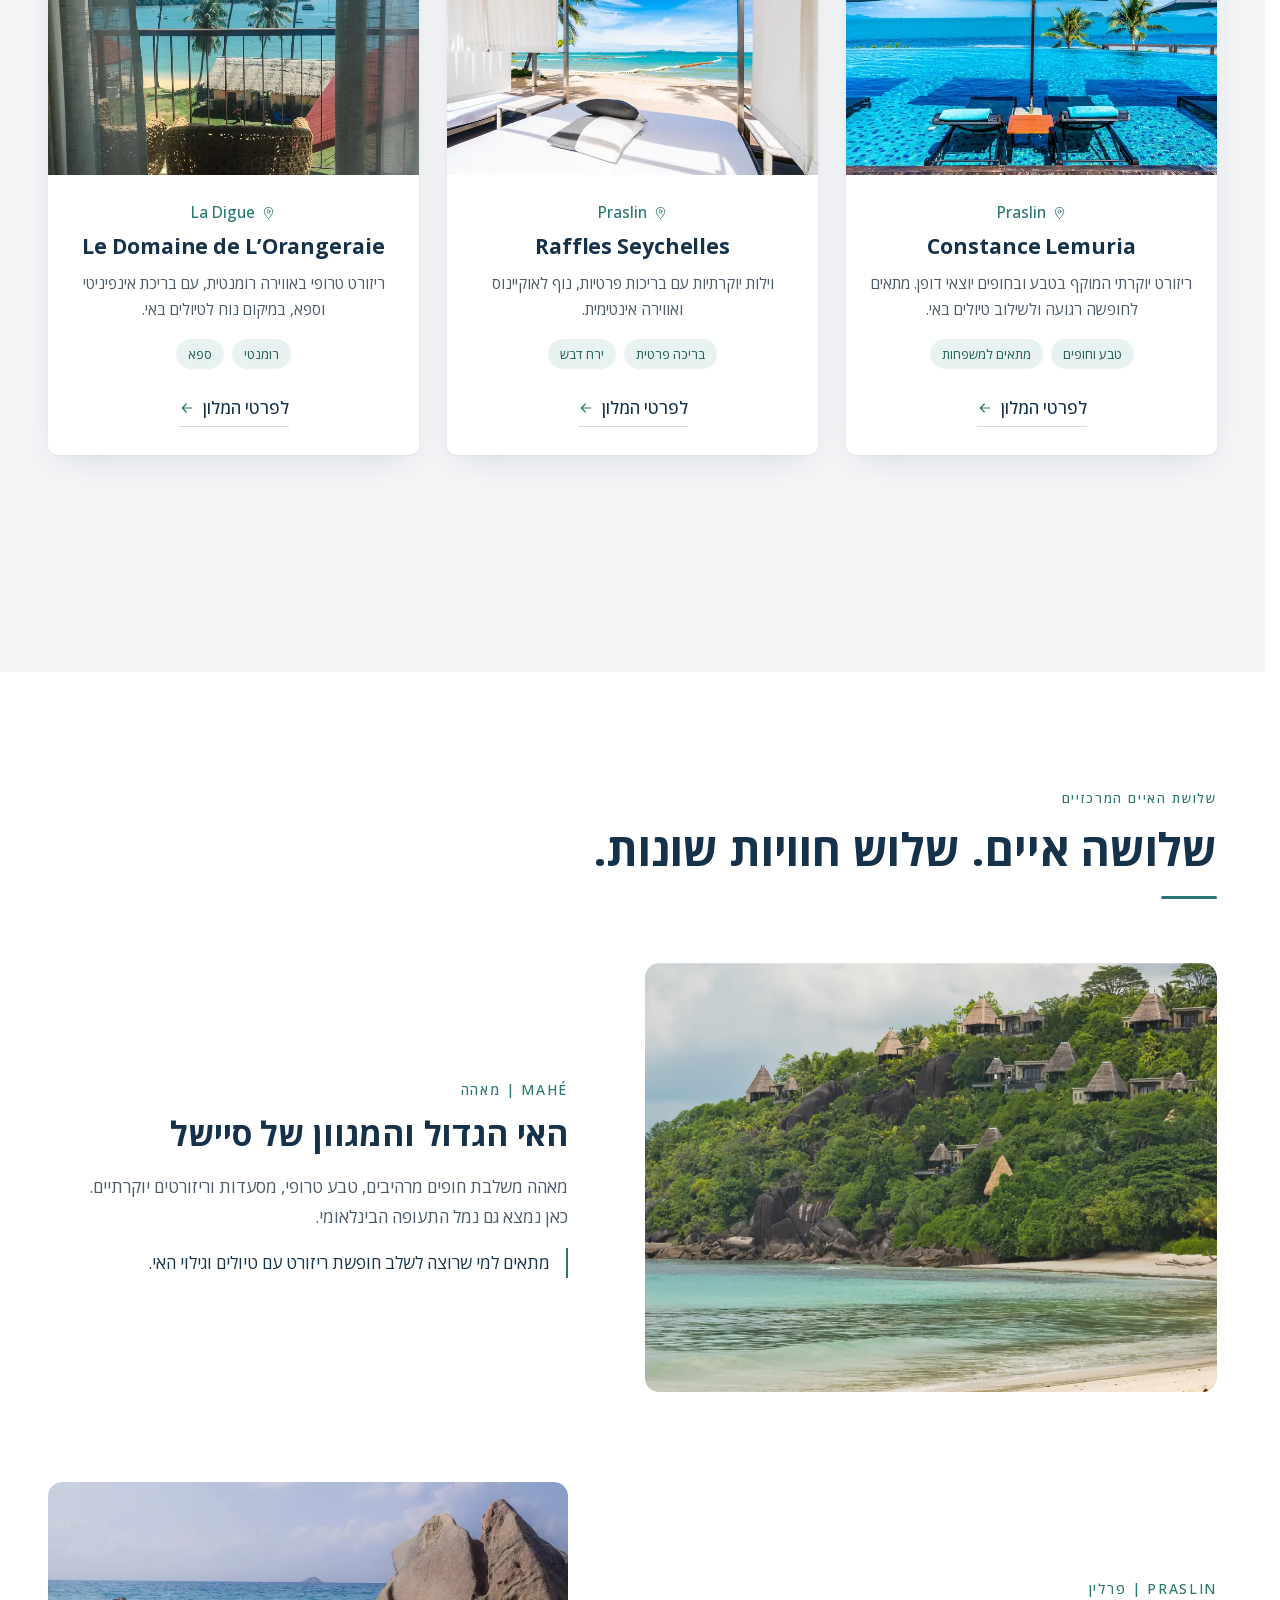
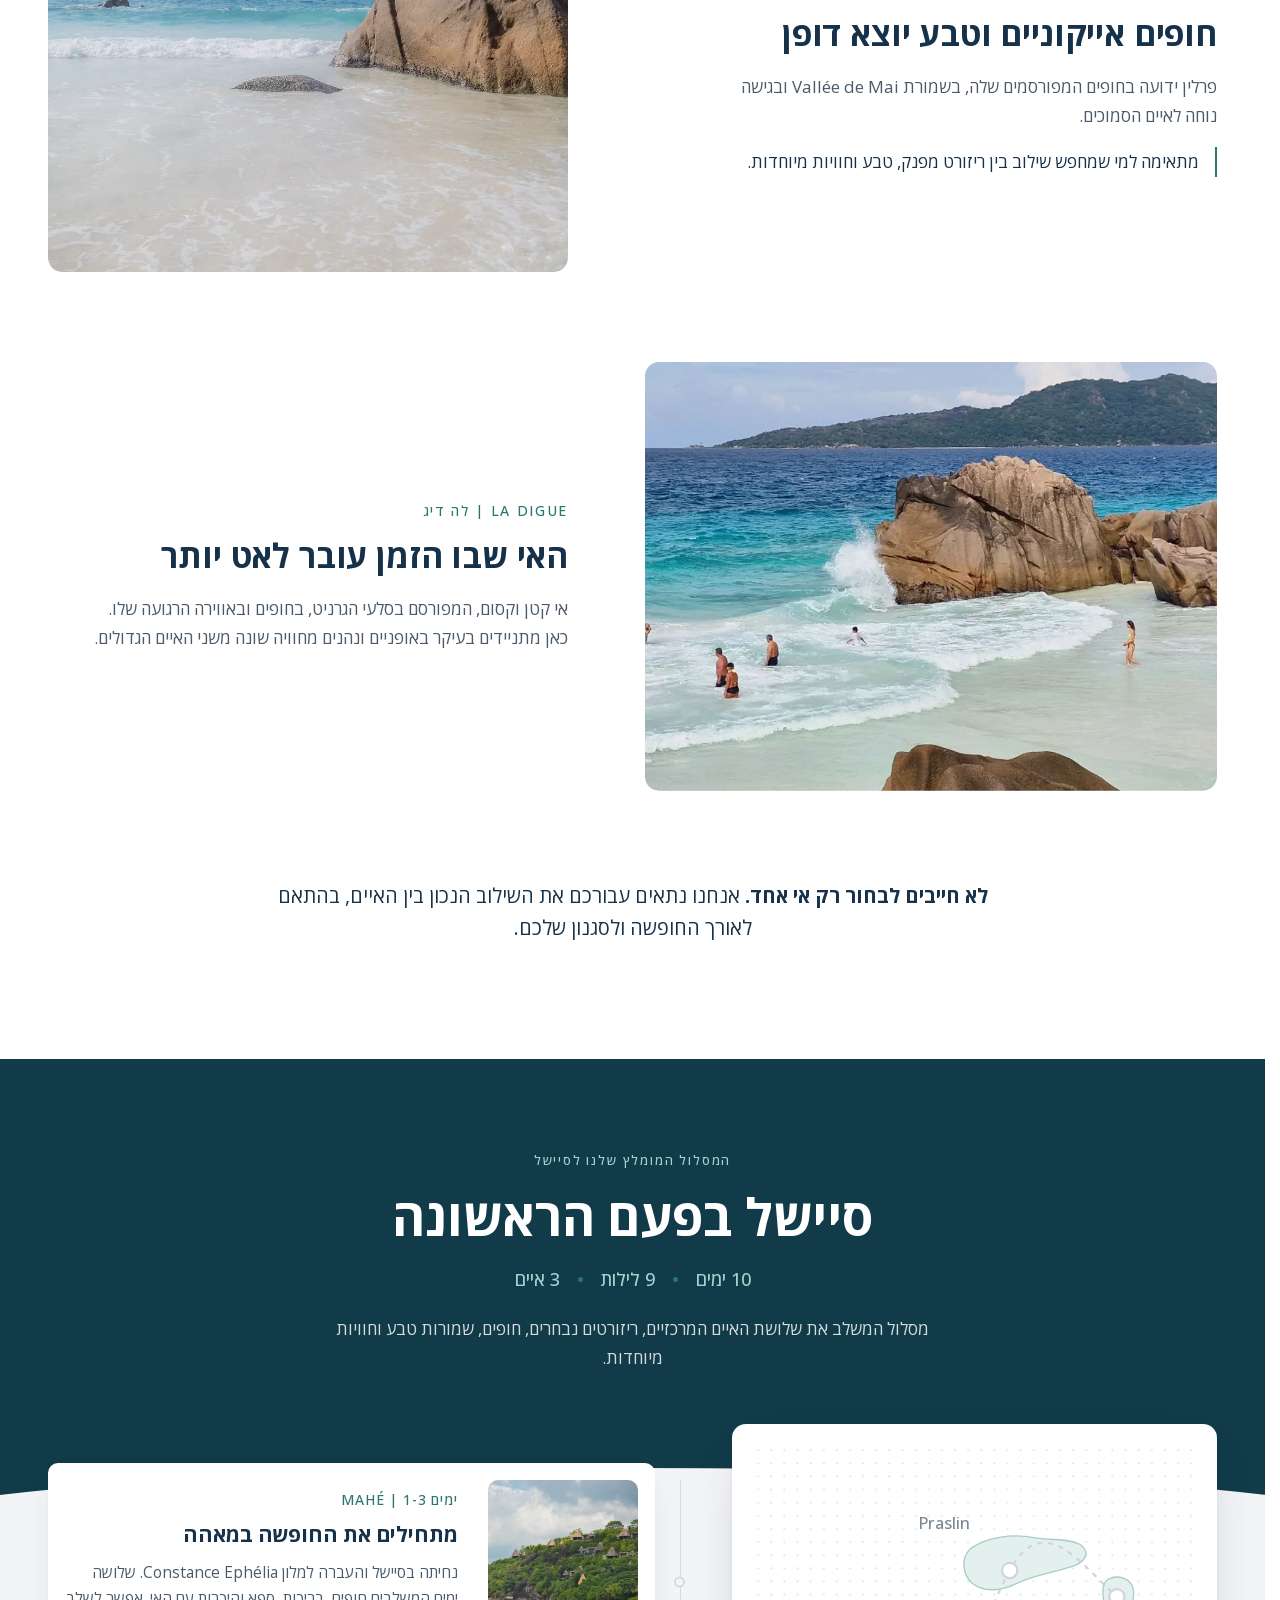
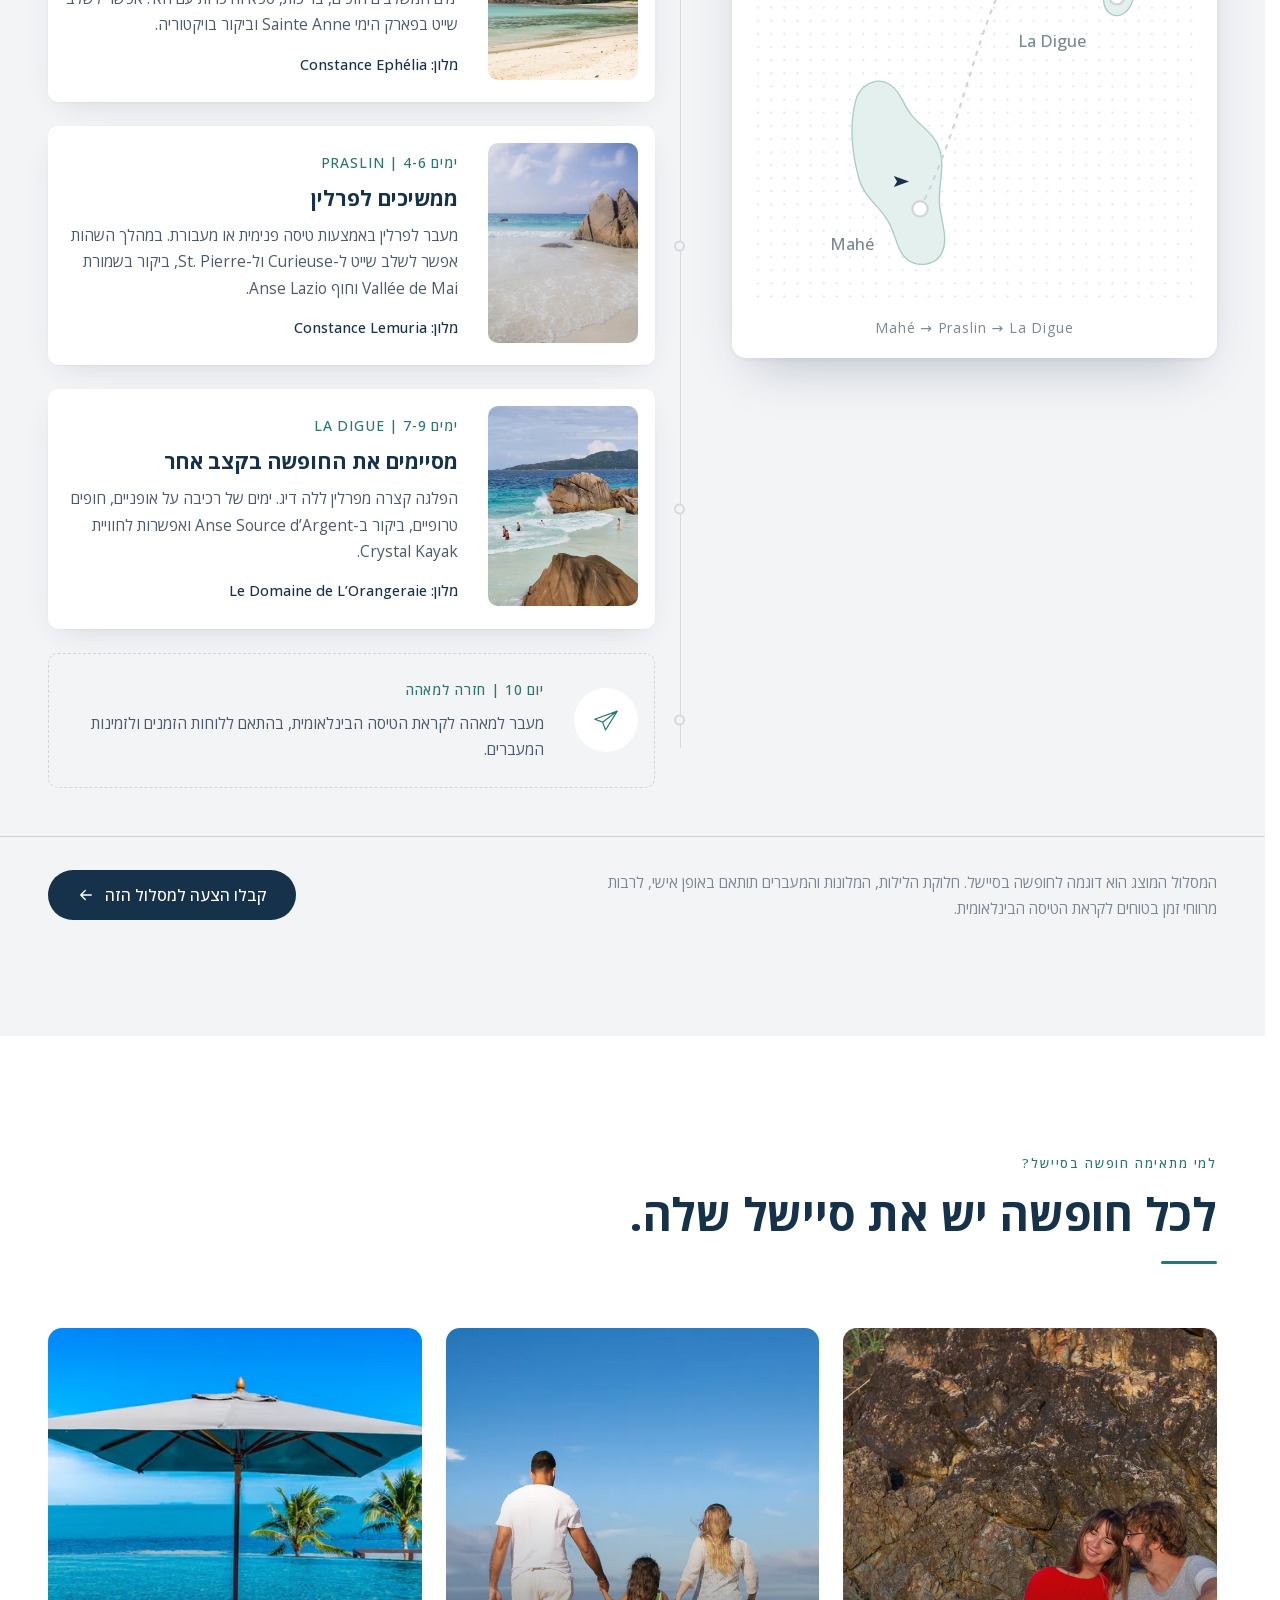
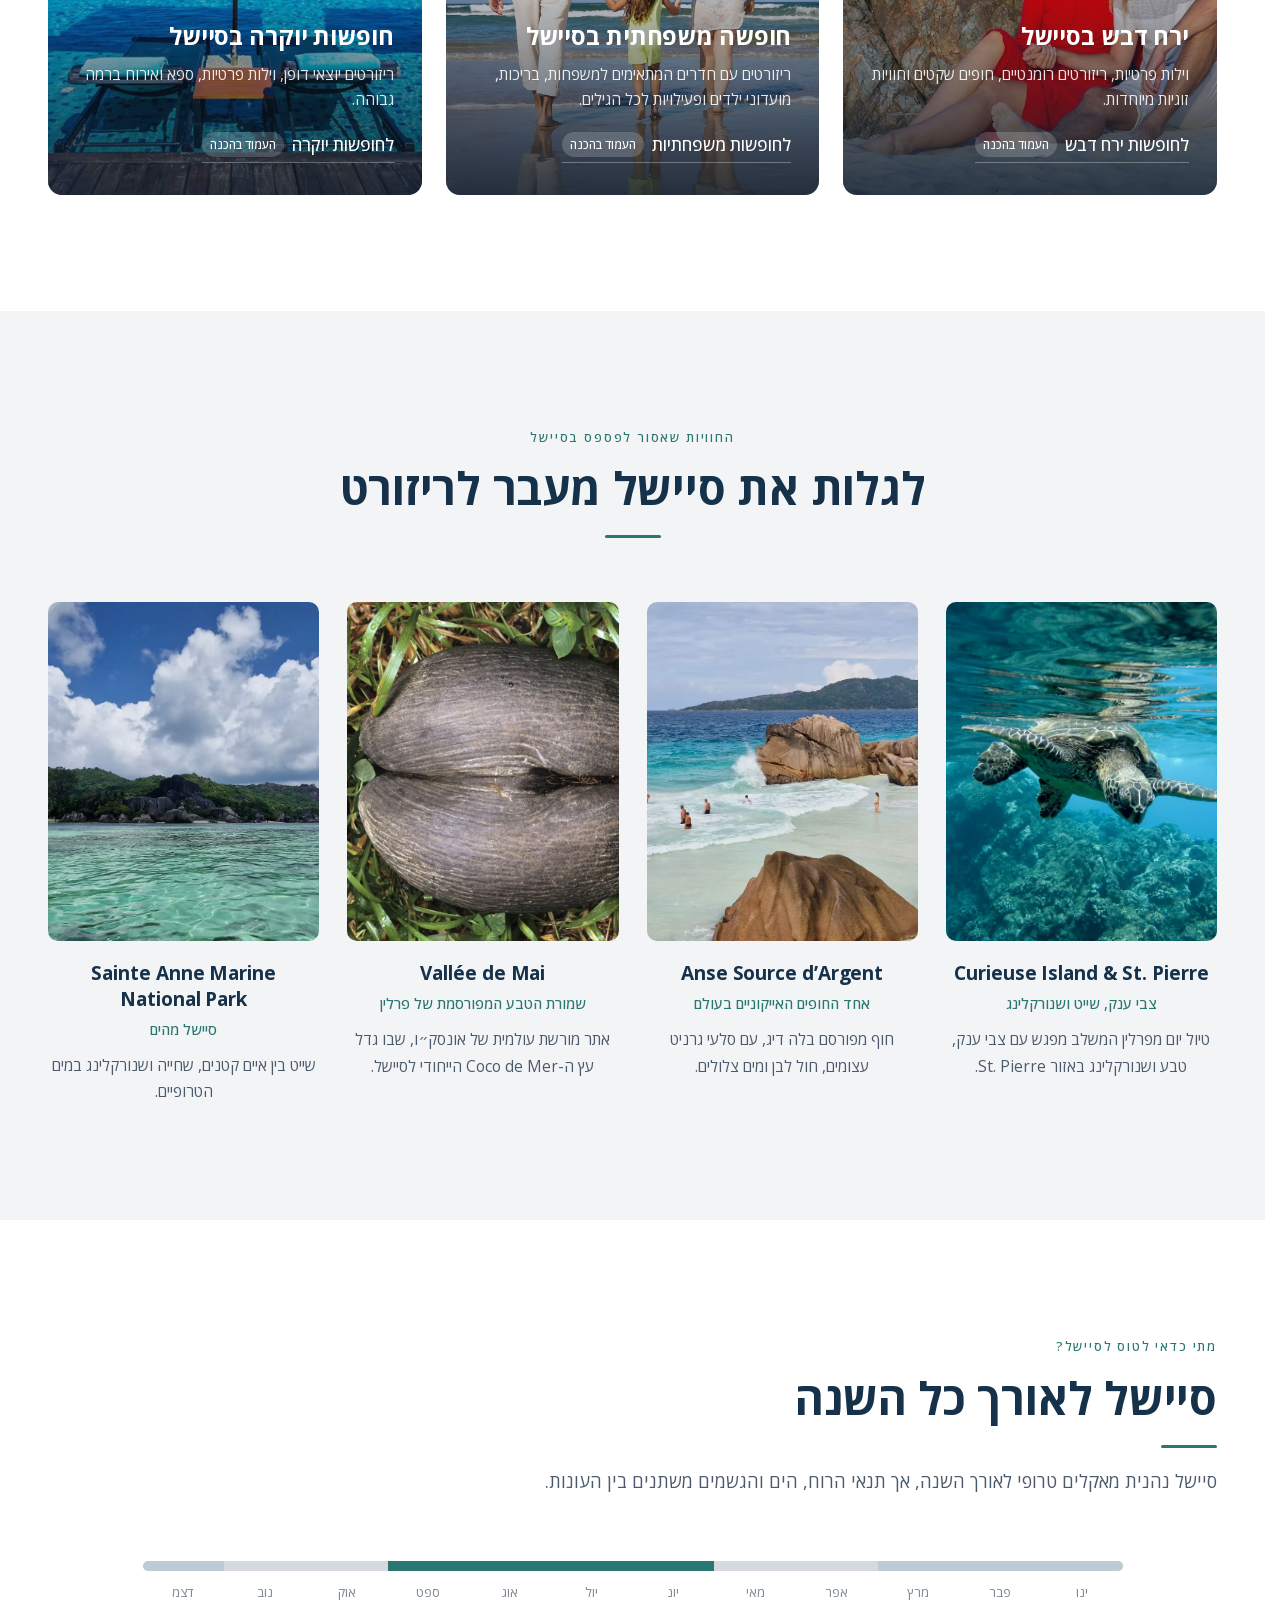
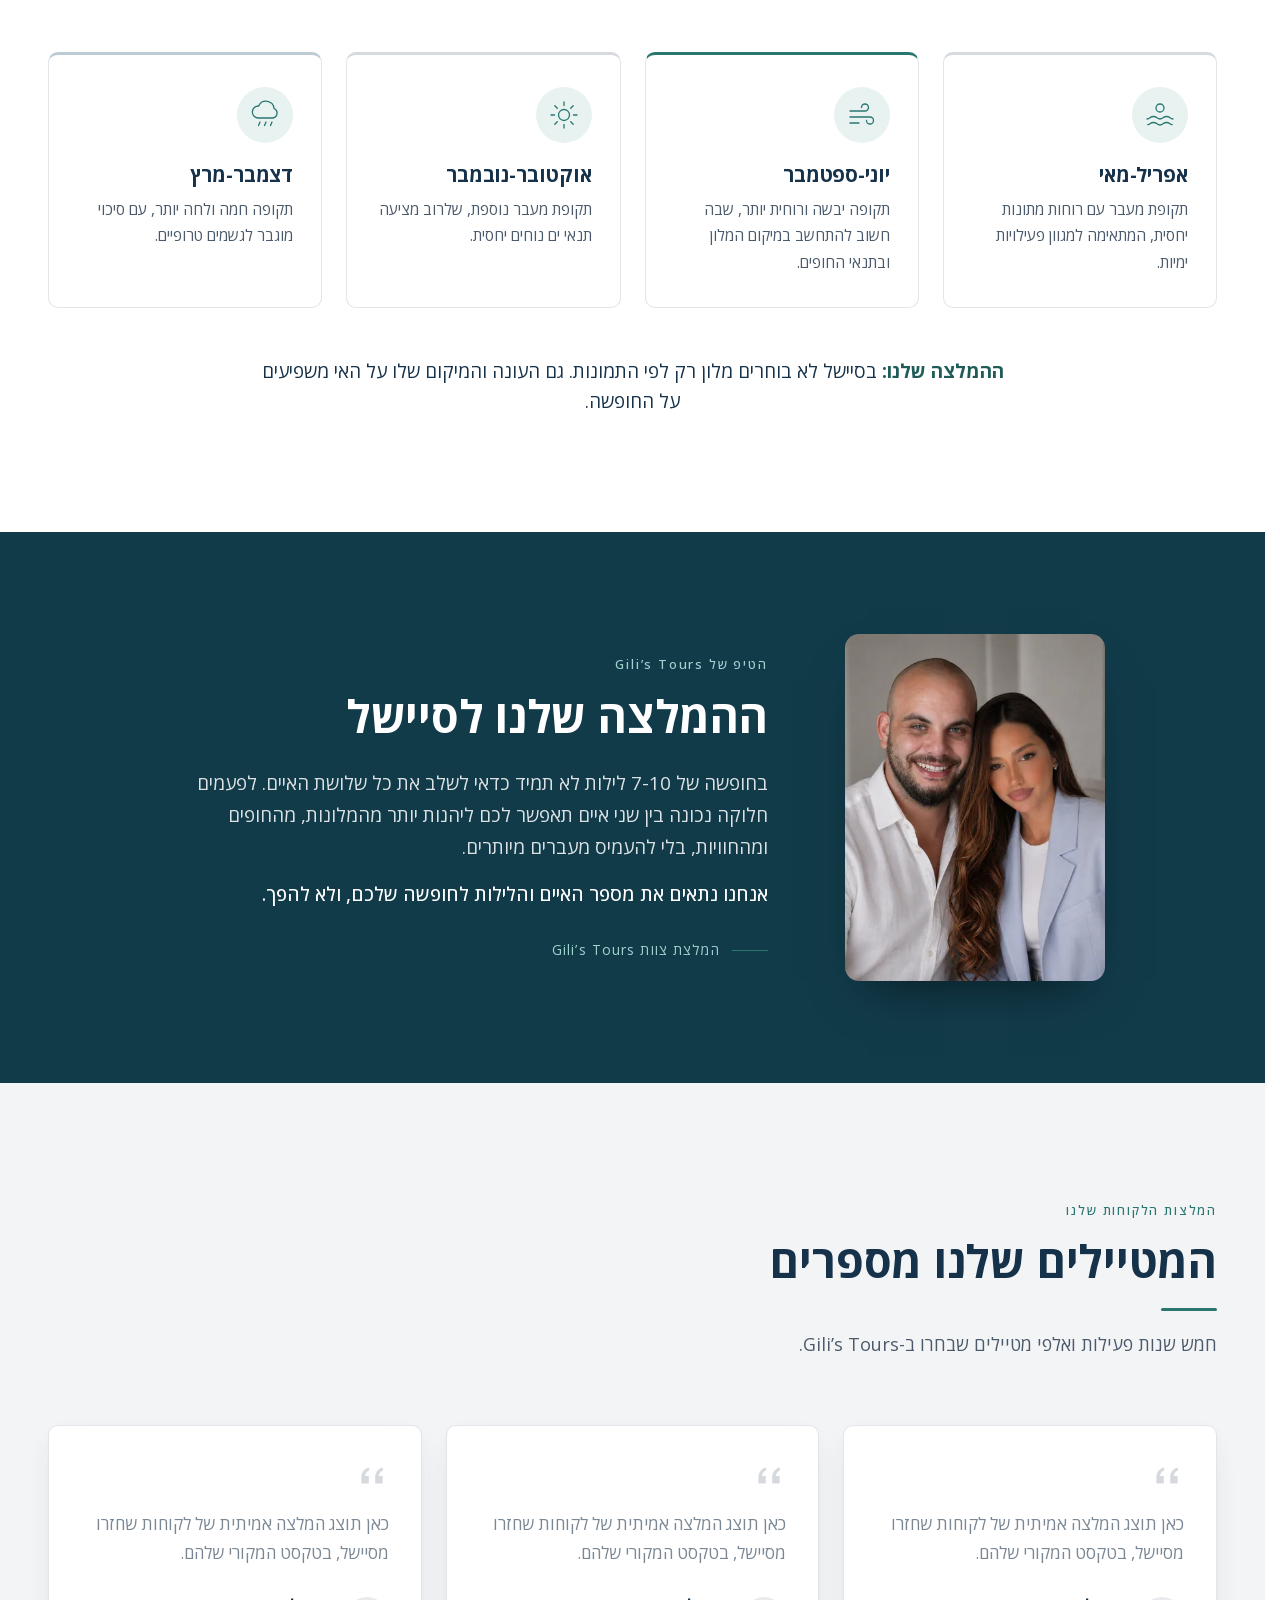
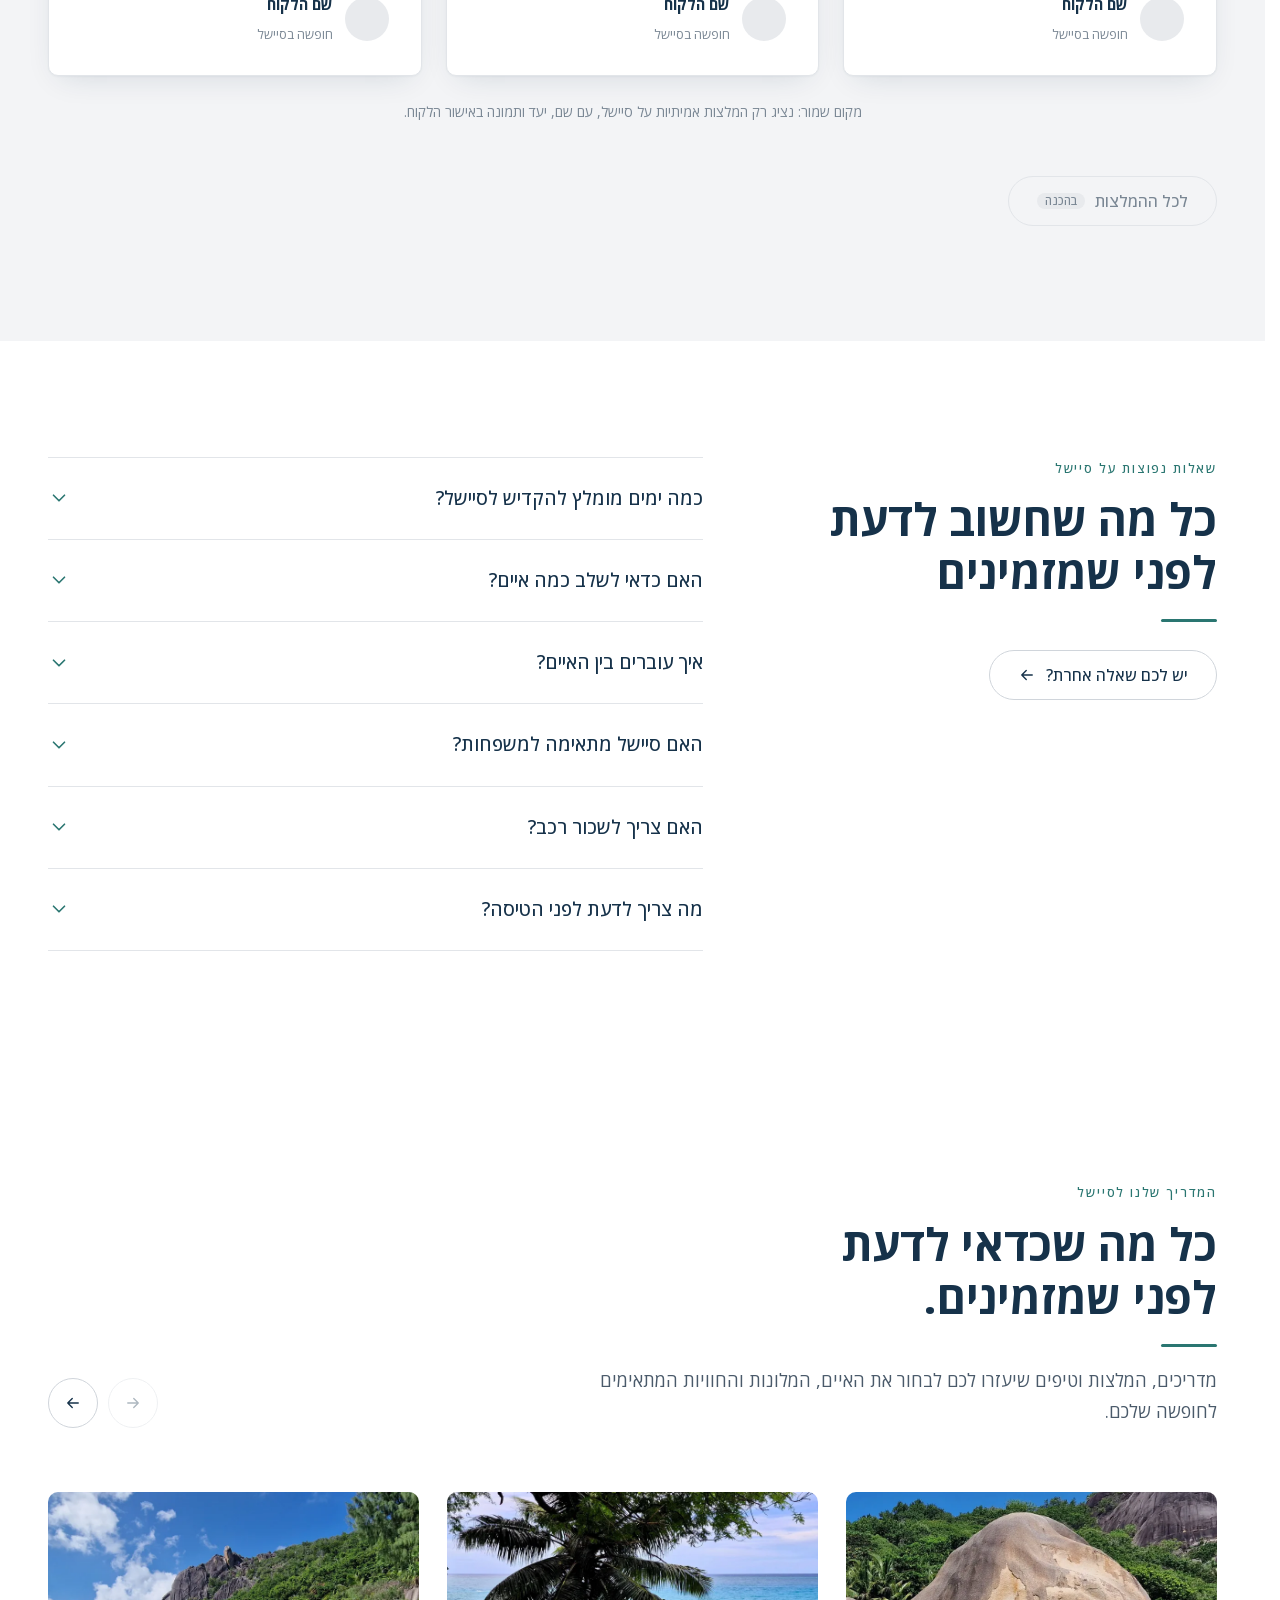
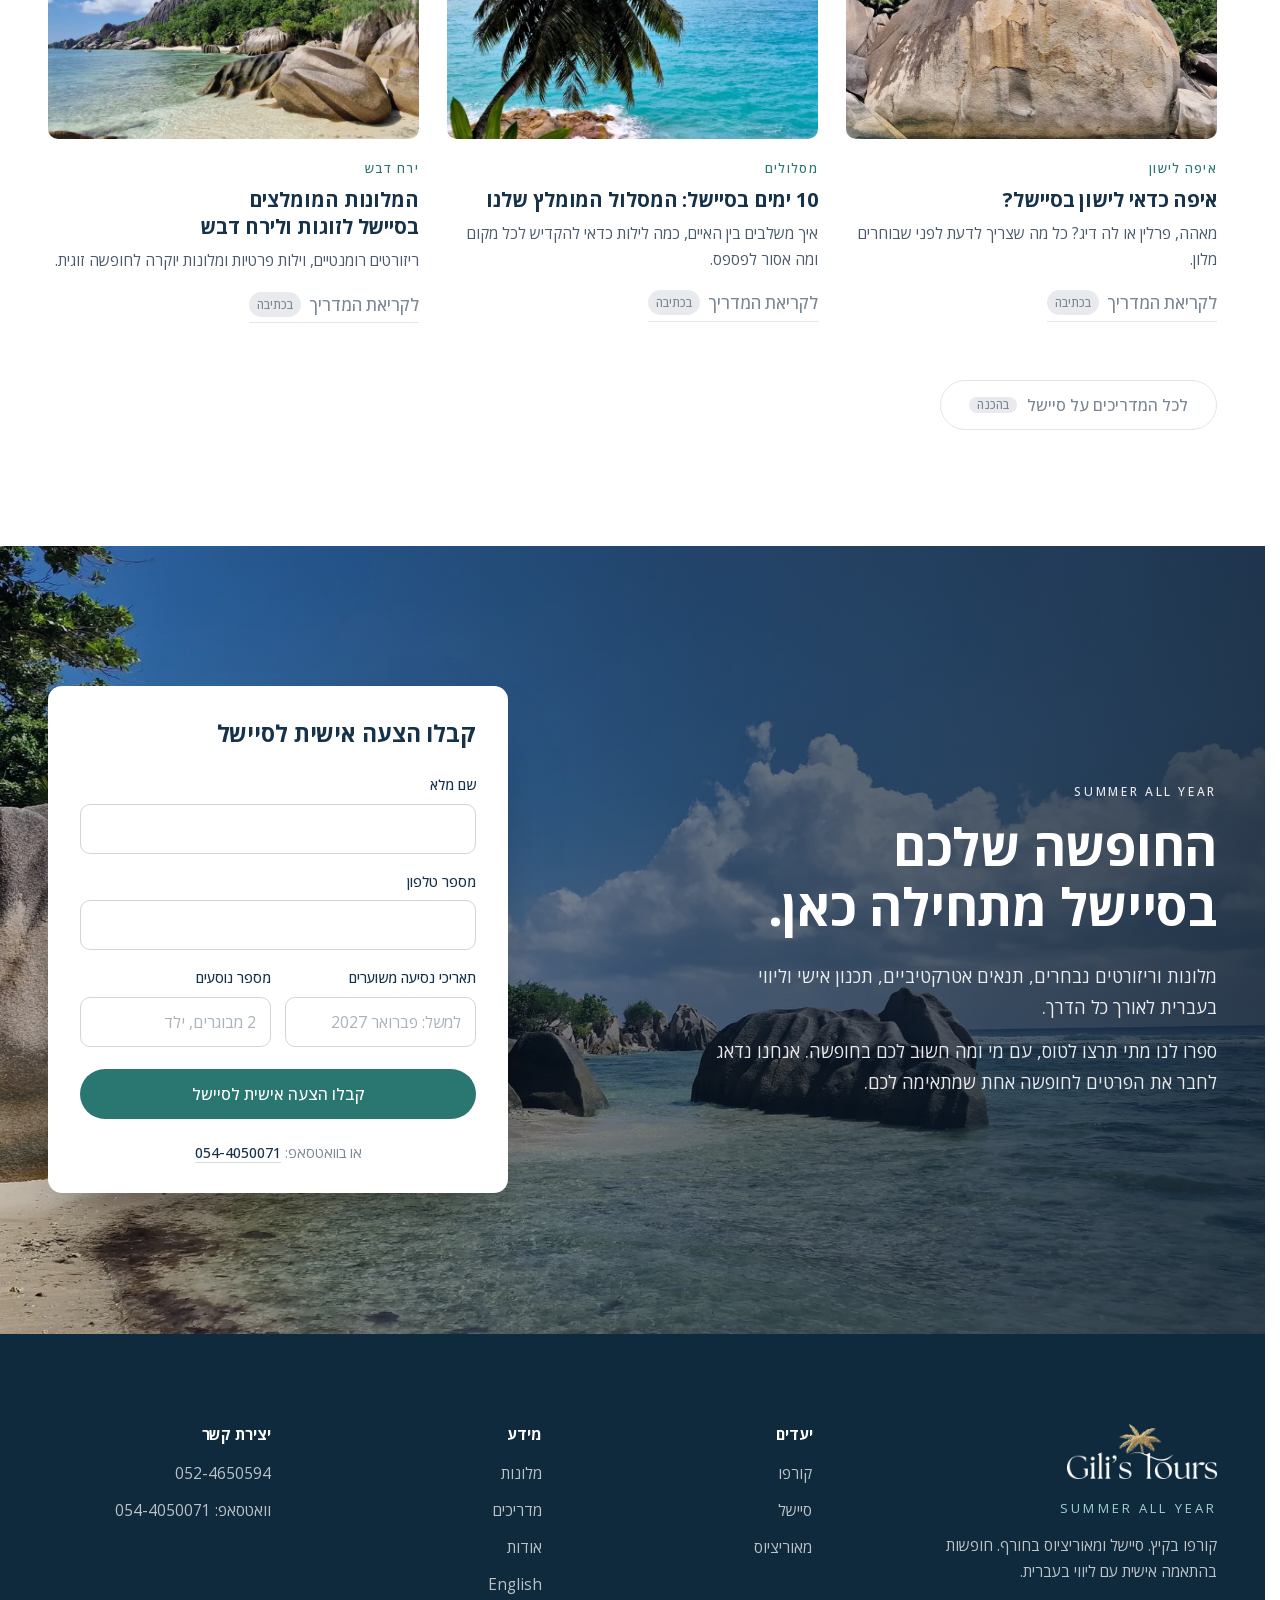
<file: v2/seychelles-c.html>
<!doctype html>
<html lang="he" dir="rtl" class="font-os sk-c">
<head>
<meta charset="utf-8">
<meta name="viewport" content="width=device-width, initial-scale=1">
<meta name="robots" content="noindex, nofollow">
<title>חופשה בסיישל בהתאמה אישית | Gili's Tours</title>
<meta name="description" content="חופשה בסיישל בתכנון אישי: מלונות וריזורטים נבחרים במאהה, פרלין ולה דיג, תנאים אטרקטיביים וליווי בעברית לאורך כל הדרך.">
<link rel="icon" href="favicon.ico" sizes="any">
<link rel="icon" href="img/favicon-32.png" type="image/png" sizes="32x32">
<link rel="apple-touch-icon" href="img/apple-touch-icon.png">
<link rel="preload" href="fonts/open-sans-400.woff2" as="font" type="font/woff2" crossorigin>
<link rel="preload" href="fonts/open-sans-700.woff2" as="font" type="font/woff2" crossorigin>
<link rel="preload" href="img/hero-poster-1920.webp" as="image">
<link rel="stylesheet" href="css/site.css?v=1793548752">
<link rel="stylesheet" href="css/sk-c.css?v=1793548752">
<script type="application/ld+json">
{"@context":"https://schema.org","@type":"FAQPage","mainEntity":[
{"@type":"Question","name":"כמה ימים מומלץ להקדיש לסיישל?","acceptedAnswer":{"@type":"Answer","text":"לרוב נמליץ על 7-10 לילות, בהתאם למספר האיים ולסגנון החופשה. מי שמעוניין לשלב שלושה איים יכול להרוויח משהות ארוכה יותר."}},
{"@type":"Question","name":"האם כדאי לשלב כמה איים?","acceptedAnswer":{"@type":"Answer","text":"בהחלט אפשר. שילוב בין מאהה, פרלין ולה דיג מאפשר להכיר צדדים שונים של סיישל. עם זאת, לא בכל חופשה חייבים לבקר בשלושתם."}},
{"@type":"Question","name":"איך עוברים בין האיים?","acceptedAnswer":{"@type":"Answer","text":"בין מאהה לפרלין ניתן לעבור בטיסה פנימית או במעבורת. בין פרלין ללה דיג פועלות מעבורות."}},
{"@type":"Question","name":"האם סיישל מתאימה למשפחות?","acceptedAnswer":{"@type":"Answer","text":"כן. יש בסיישל ריזורטים המציעים חדרים משפחתיים, מועדוני ילדים ופעילויות המתאימות למשפחות."}},
{"@type":"Question","name":"האם צריך לשכור רכב?","acceptedAnswer":{"@type":"Answer","text":"במאהה ובפרלין רכב יכול להיות שימושי למי שמעוניין לטייל עצמאית. בלה דיג נהוג להתנייד בעיקר באופניים."}},
{"@type":"Question","name":"מה צריך לדעת לפני הטיסה?","acceptedAnswer":{"@type":"Answer","text":"חשוב לבדוק את תנאי הכניסה, אישור הנסיעה, דרישות המסמכים ולוחות הזמנים של המעברים בין האיים."}}
]}
</script>
<script src="https://crm.liavmatzri.co.il/review.js" defer></script>
</head>
<body>
<a class="skip" href="#main">דילוג לתוכן</a>

<svg width="0" height="0" style="position:absolute" aria-hidden="true">
  <defs>
    <symbol id="i-palm" viewBox="0 0 32 32"><path d="M16 29V14M16 14c-2-4-6-5-10-4M16 14c2-4 6-5 10-4M16 14c-4-2-8 0-10 3M16 14c4-2 8 0 10 3M16 14c0-4 2-8 5-9M5 29h22"/></symbol>
    <symbol id="i-pin" viewBox="0 0 32 32"><path d="M16 29s9-8.2 9-15a9 9 0 0 0-18 0c0 6.8 9 15 9 15z"/><circle cx="16" cy="14" r="3.2"/></symbol>
    <symbol id="i-moon" viewBox="0 0 32 32"><rect x="5" y="7" width="22" height="20" rx="2.5"/><path d="M5 13h22M11 4v6M21 4v6M14 19.5a3 3 0 1 0 3.5 3.4 2.6 2.6 0 0 1-3.5-3.4z"/></symbol>
    <symbol id="i-sun" viewBox="0 0 32 32"><circle cx="16" cy="16" r="5.5"/><path d="M16 3v3.5M16 25.5V29M3 16h3.5M25.5 16H29M6.8 6.8l2.5 2.5M22.7 22.7l2.5 2.5M6.8 25.2l2.5-2.5M22.7 9.3l2.5-2.5"/></symbol>
    <symbol id="i-plane" viewBox="0 0 32 32"><path d="M28 6.5 4 15.2l8.4 3.1 3.1 8.4L28 6.5zM12.4 18.3 28 6.5"/></symbol>
    <symbol id="i-coins" viewBox="0 0 32 32"><ellipse cx="13" cy="9" rx="8" ry="3.5"/><path d="M5 9v5c0 1.9 3.6 3.5 8 3.5s8-1.6 8-3.5V9M5 14v5c0 1.9 3.6 3.5 8 3.5"/><ellipse cx="20" cy="20" rx="7" ry="3"/><path d="M13 20v4.5c0 1.7 3.1 3 7 3s7-1.3 7-3V20"/></symbol>
    <symbol id="i-chat" viewBox="0 0 32 32"><path d="M5 7h17a2 2 0 0 1 2 2v9a2 2 0 0 1-2 2h-8l-6 5v-5H5a2 2 0 0 1-2-2V9a2 2 0 0 1 2-2z"/><path d="M24 12h3a2 2 0 0 1 2 2v8a2 2 0 0 1-2 2h-2v4l-4.5-4H17"/></symbol>
    <symbol id="i-shield" viewBox="0 0 32 32"><path d="M16 3.5 26 7v8c0 6.5-4.3 11.2-10 13.5C10.3 26.2 6 21.5 6 15V7l10-3.5z"/><path d="m11.5 15.8 3.2 3.2 6-6.4"/></symbol>
    <symbol id="i-cal" viewBox="0 0 32 32"><rect x="5" y="7" width="22" height="20" rx="2.5"/><path d="M5 13h22M11 4v6M21 4v6M10 18h3M15 18h3M20 18h2M10 22h3M15 22h3"/></symbol>
    <symbol id="i-headset" viewBox="0 0 32 32"><path d="M6 18v-3a10 10 0 0 1 20 0v3"/><rect x="4" y="17" width="5" height="8" rx="2"/><rect x="23" y="17" width="5" height="8" rx="2"/><path d="M26 25c0 2.2-2.5 3.5-6.5 3.5H17"/></symbol>
    <symbol id="i-wind" viewBox="0 0 32 32"><path d="M4 12h15a3.5 3.5 0 1 0-3.5-3.5M4 18h20a3.5 3.5 0 1 1-3.5 3.5M4 24h9"/></symbol>
    <symbol id="i-wave" viewBox="0 0 32 32"><path d="M3 20c3 0 3-2.5 6.5-2.5S13 20 16 20s3-2.5 6.5-2.5S26 20 29 20M3 26c3 0 3-2.5 6.5-2.5S13 26 16 26s3-2.5 6.5-2.5S26 26 29 26"/><circle cx="16" cy="9" r="4"/></symbol>
    <symbol id="i-rain" viewBox="0 0 32 32"><path d="M9 19a6 6 0 0 1 .7-12 8 8 0 0 1 15.3 2.5A5 5 0 0 1 24 19H9z"/><path d="M11 23l-1.5 3.5M17 23l-1.5 3.5M23 23l-1.5 3.5"/></symbol>
    <symbol id="i-arrow" viewBox="0 0 24 24"><path d="M19 12H5M11 6l-6 6 6 6"/></symbol>
    <symbol id="i-arrow-r" viewBox="0 0 24 24"><path d="M5 12h14M13 6l6 6-6 6"/></symbol>
    <symbol id="i-down" viewBox="0 0 24 24"><path d="m6 9 6 6 6-6"/></symbol>
    <symbol id="i-phone" viewBox="0 0 24 24"><path d="M5 3.5h3.2l1.6 4.2-2.1 1.4a11 11 0 0 0 7.2 7.2l1.4-2.1 4.2 1.6V19a1.5 1.5 0 0 1-1.6 1.5A16.5 16.5 0 0 1 3.5 5.1 1.5 1.5 0 0 1 5 3.5z"/></symbol>
    <symbol id="i-pause" viewBox="0 0 24 24"><path d="M9 6v12M15 6v12"/></symbol>
    <symbol id="i-play" viewBox="0 0 24 24"><path d="M8 5.5v13l10.5-6.5L8 5.5z"/></symbol>
    <symbol id="i-quote" viewBox="0 0 32 32"><path d="M13 9c-4.5 1.3-7 4.6-7 9.5V24h7v-7H9.5c.2-2.8 1.6-4.6 4-5.5L13 9zM26 9c-4.5 1.3-7 4.6-7 9.5V24h7v-7h-3.5c.2-2.8 1.6-4.6 4-5.5L26 9z"/></symbol>
    <symbol id="i-wa" viewBox="0 0 24 24"><path d="M12 2.5a9.5 9.5 0 0 0-8.2 14.3L2.5 21.5l4.8-1.3A9.5 9.5 0 1 0 12 2.5z"/><path d="M8.6 7.6c.2-.4.5-.4.8-.4h.6c.2 0 .4 0 .6.5l.8 2c.1.2.1.4 0 .6l-.6.8c-.1.2-.2.3 0 .6.5.9 1.2 1.7 2 2.3.6.4 1 .6 1.3.7.2.1.4 0 .5-.1l.8-1c.2-.2.4-.2.6-.1l1.9.9c.3.1.4.2.4.4 0 .5-.1 1.2-.7 1.6-.5.4-1.4.7-2.4.4a11.4 11.4 0 0 1-6.3-5.6c-.6-1.2-.6-2.4.1-3.3z" fill="currentColor" stroke="none"/></symbol>
    <symbol id="i-hand" viewBox="0 0 32 32"><path d="M3 14l5-5 5 2 3-2 4 1 4 4 5-1M3 14l5 7M29 13l-5 8M11 18l3 3c.8.8 2 .8 2.8 0 .8-.8.8-2 0-2.8M14 15l4.5 4.5c.8.8 2 .8 2.8 0s.8-2 0-2.8L17 12.5M9 21l2.5 2.5c.8.8 2 .8 2.8 0M12 23.5l1.5 1.5c.8.8 2 .8 2.8 0s.8-2 0-2.8"/></symbol>
    <symbol id="i-crown" viewBox="0 0 32 32"><path d="M5 11l5.5 5L16 7l5.5 9L27 11l-2.5 13h-17L5 11zM7.5 27.5h17"/><circle cx="16" cy="7" r="1.2"/><circle cx="5" cy="11" r="1.2"/><circle cx="27" cy="11" r="1.2"/></symbol>
    <symbol id="i-users" viewBox="0 0 32 32"><circle cx="12" cy="11" r="4.5"/><path d="M4 27c0-4.7 3.6-8 8-8s8 3.3 8 8"/><circle cx="22.5" cy="12.5" r="3.5"/><path d="M21 19.3c4 0 7 2.7 7 6.7"/></symbol>
    <symbol id="i-case" viewBox="0 0 32 32"><rect x="4" y="10" width="24" height="17" rx="2.5"/><path d="M12 10V7.5A1.5 1.5 0 0 1 13.5 6h5A1.5 1.5 0 0 1 20 7.5V10M4 17h24M14 17v3h4v-3"/></symbol>
  </defs>
</svg>

<header class="hdr" id="hdr">
  <div class="hdr-in">
    <a class="logo" href="#" aria-label="Gili's Tours, לעמוד הבית">
      <img class="logo-w" src="img/logo-white.png" alt="" width="179" height="66">
      <img class="logo-c" src="img/logo-teal.png" alt="" width="179" height="66">
    </a>
    <nav class="nav" id="nav" aria-label="ראשי">
      <ul>
        <li><a href="#">קורפו</a></li>
        <li><a href="#" aria-current="page">סיישל</a></li>
        <li><a href="#">מאוריציוס</a></li>
        <li><a href="#hotels">מלונות</a></li>
        <li><a href="#guide">מדריכים</a></li>
        <li><a href="#">אודות</a></li>
        <li class="nav-en"><a href="#" lang="en" hreflang="en">EN</a></li>
      </ul>
    </nav>
    <div class="hdr-act">
      <a class="hdr-tel" href="tel:+972524650594"><svg class="ic"><use href="#i-phone"/></svg><span dir="ltr">052-4650594</span></a>
      <a class="btn btn-sm btn-gold" href="#contact">קבלו הצעה</a>
      <button class="burger" id="burger" aria-expanded="false" aria-controls="nav" aria-label="תפריט"><span></span><span></span></button>
    </div>
  </div>
</header>

<main id="main">

<!-- 01 HERO -->
<section class="hero" aria-labelledby="hero-t">
  <div class="hero-media" aria-hidden="true">
    <video id="heroVid" autoplay muted loop playsinline preload="metadata" poster="img/hero-poster-1920.webp">
      <source src="media/hero-m.mp4" type="video/mp4" media="(max-width: 700px)">
      <source src="media/hero.mp4" type="video/mp4">
    </video>
  </div>
  <div class="hero-shade" aria-hidden="true"></div>
  <div class="hero-in wrap">
    <h1 id="hero-t">איי סיישל</h1>
    <p class="hero-sub">חופשה יוצאת דופן מתחילה בתכנון נכון.</p>
    <p class="hero-lead">חופים מהיפים בעולם, ריזורטים יוקרתיים וטבע טרופי עוצר נשימה. ב-Gili’s Tours אנחנו מתכננים עבורכם חופשות בהתאמה אישית, עם מלונות נבחרים, תנאים אטרקטיביים וליווי בעברית לאורך כל הדרך.</p>
    <a class="btn btn-gold btn-lg" href="#contact">קבלו הצעה לחופשה בסיישל <svg class="ic"><use href="#i-arrow"/></svg></a>
  </div>
  <button class="vid-toggle" id="vidToggle" aria-label="עצירת הסרטון" aria-pressed="false"><svg class="ic"><use href="#i-pause"/></svg></button>
  <svg class="hero-wave" viewBox="0 0 1440 60" preserveAspectRatio="none" aria-hidden="true"><path d="M0 60V34c180 18 360 26 560 14S940 6 1140 10c120 2 220 12 300 22v28H0z"/></svg>
</section>

<div class="trust wrap" role="list" aria-label="בקצרה עלינו">
  <div class="trust-i" role="listitem"><svg class="ic-l"><use href="#i-shield"/></svg><div><b>5 שנות ניסיון</b><span>בתכנון חופשות</span></div></div>
  <div class="trust-i" role="listitem"><svg class="ic-l"><use href="#i-cal"/></svg><div><b><span dir="ltr">1,600+</span> הזמנות</b><span>בעונת 2026</span></div></div>
  <div class="trust-i" role="listitem"><svg class="ic-l"><use href="#i-headset"/></svg><div><b>ליווי בעברית</b><span>לאורך כל הדרך</span></div></div>
</div>

<nav class="subnav" id="subnav" aria-label="בעמוד הזה">
  <div class="wrap"><ul>
    <li><a href="#facts">מידע חשוב</a></li>
    <li><a href="#why">למה אנחנו</a></li>
    <li><a href="#hotels">מלונות</a></li>
    <li><a href="#islands">האיים</a></li>
    <li><a href="#route">מסלול מומלץ</a></li>
    <li><a href="#exp">חוויות</a></li>
    <li><a href="#when">מתי לטוס</a></li>
    <li><a href="#faq">שאלות נפוצות</a></li>
    <li><a href="#guide">מדריכים</a></li>
  </ul></div>
</nav>

<!-- מידע חשוב בקצרה -->
<section class="sec facts" id="facts" aria-labelledby="facts-t">
  <div class="wrap">
    <header class="sec-h rv">
      <p class="eyebrow" lang="en">Seychelles at a glance</p>
      <h2 id="facts-t">מידע חשוב בקצרה</h2>
    </header>
    <ul class="facts-g">
      <li class="rv"><svg class="ic-l"><use href="#i-palm"/></svg><div><h3>מספר האיים</h3><p>115 איים שיוצרים את אחד היעדים הטרופיים המיוחדים בעולם.</p></div></li>
      <li class="rv"><svg class="ic-l"><use href="#i-pin"/></svg><div><h3>האיים המרכזיים למטיילים</h3><p lang="en" dir="ltr" class="ltr-r">Mahé | Praslin | La Digue</p></div></li>
      <li class="rv"><svg class="ic-l"><use href="#i-moon"/></svg><div><h3>משך חופשה מומלץ</h3><p>7-10 לילות לרוב המטיילים.</p></div></li>
      <li class="rv"><svg class="ic-l"><use href="#i-sun"/></svg><div><h3>מזג האוויר</h3><p>אקלים טרופי לאורך כל השנה, עם הבדלים בין העונות בתנאי הים, הרוחות והגשמים.</p></div></li>
      <li class="rv"><svg class="ic-l"><use href="#i-plane"/></svg><div><h3>נמל התעופה הבינלאומי</h3><p>נמצא באי מאהה (<span lang="en">Mahé</span>).</p></div></li>
      <li class="rv"><svg class="ic-l"><use href="#i-coins"/></svg><div><h3>המטבע המקומי</h3><p>רופי סיישלי (<span lang="en">SCR</span>).</p></div></li>
      <li class="rv"><svg class="ic-l"><use href="#i-chat"/></svg><div><h3>השפות הרשמיות</h3><p>קריאולית | אנגלית | צרפתית</p></div></li>
      <li class="facts-pic rv" aria-hidden="true"><img src="img/turtle-640.webp" alt="" width="640" height="480" loading="lazy"></li>
    </ul>
  </div>
</section>

<!-- 02 למה להזמין -->
<section class="sec why" id="why" aria-labelledby="why-t">
  <div class="wrap">
    <header class="sec-h sec-h-start rv">
      <p class="eyebrow">היתרון של Gili’s Tours</p>
      <h2 id="why-t">למה להזמין עם <span class="nw">Gili’s Tours?</span></h2>
    </header>
    <ol class="why-g">
      <li class="rv"><div class="why-top"><span class="num">01</span><svg class="ic-l"><use href="#i-hand"/></svg></div><h3>קשרים ישירים. תנאים טובים יותר.</h3><p>אנחנו עובדים ישירות מול מלונות, ריזורטים וספקים מקומיים כדי להשיג ללקוחות שלנו תנאים, אפשרויות והטבות שלא תמיד זמינים בהזמנה עצמאית.</p></li>
      <li class="rv"><div class="why-top"><span class="num">02</span><svg class="ic-l"><use href="#i-headset"/></svg></div><h3>זמינות בעברית. לאורך כל הדרך.</h3><p>מהרגע שמתחילים לתכנן ועד שאתם חוזרים הביתה, יש לכם למי לפנות ובשפה שלכם. אנחנו זמינים עבורכם לפני הנסיעה ובמהלך החופשה, גם כשצריך עזרה בזמן אמת.</p></li>
      <li class="rv"><div class="why-top"><span class="num">03</span><svg class="ic-l"><use href="#i-crown"/></svg></div><h3>אנחנו יודעים מה באמת שווה להזמין.</h3><p>לא כל מלון שנראה מדהים בתמונות הוא הבחירה הנכונה. אנחנו בודקים, משווים ובוחרים עבורכם את המלונות, האזורים והחוויות שמתאימים לחופשה שלכם.</p></li>
      <li class="rv"><div class="why-top"><span class="num">04</span><svg class="ic-l"><use href="#i-users"/></svg></div><h3>חופשה שנבנית סביבכם.</h3><p>לא חבילת מדף ולא מסלול זהה לכולם. אנחנו מתאימים את המלונות, מספר הלילות, האיים והחוויות להרכב הנוסעים, לסגנון ולתקציב שלכם.</p></li>
      <li class="rv"><div class="why-top"><span class="num">05</span><svg class="ic-l"><use href="#i-case"/></svg></div><h3>הכול במקום אחד.</h3><p>מלונות, העברות, מעברים בין האיים, אטרקציות וחוויות. אנחנו מחברים את כל חלקי החופשה כדי שלא תצטרכו לתאם הכול לבד.</p></li>
      <li class="why-sum rv"><svg class="ic-l why-palm"><use href="#i-palm"/></svg><p>את החופשה שלכם אפשר להזמין בהרבה מקומות.<br><strong>את היתרון של Gili’s Tours מקבלים רק אצלנו.</strong></p><a class="btn btn-navy" href="#contact">קבלו הצעה לחופשה בסיישל <svg class="ic"><use href="#i-arrow"/></svg></a></li>
    </ol>
  </div>
</section>

<!-- 03 הכירו את איי סיישל -->
<section class="meet" aria-labelledby="meet-t">
  <div class="meet-img rv-img">
    <img src="img/mahe-aerial-1600.webp" srcset="img/mahe-aerial-960.webp 960w, img/mahe-aerial-1600.webp 1600w, img/mahe-aerial-2400.webp 2400w" sizes="(max-width: 900px) 100vw, 60vw" alt="מבט מהאוויר על חוף מאהה, יאכטות במפרץ והרים ירוקים מעל האוקיינוס ההודי" width="1600" height="1067" loading="lazy">
  </div>
  <div class="meet-txt">
    <div class="meet-card rv">
      <p class="eyebrow">הכירו את איי סיישל</p>
      <h2 id="meet-t">גן עדן של 115 איים באוקיינוס ההודי</h2>
      <p>סיישל היא קבוצת איים טרופיים המשלבת חופים לבנים, מי טורקיז, שמורות טבע וריזורטים מהמרשימים בעולם.</p>
      <p>שלושת האיים המרכזיים למטיילים הם מאהה, פרלין ולה דיג, כאשר כל אחד מהם מציע חוויה אחרת. אפשר לבחור בחופשה רגועה בריזורט אחד או לשלב כמה איים למסלול מגוון ועשיר יותר.</p>
      <dl class="meet-stats">
        <div><dt>איים</dt><dd>115</dd></div>
        <div><dt>איים מרכזיים</dt><dd>3</dd></div>
        <div><dt>לילות מומלצים</dt><dd>7-10</dd></div>
      </dl>
    </div>
  </div>
</section>

<!-- 04 המלונות -->
<section class="sec hotels" id="hotels" aria-labelledby="hotels-t">
  <div class="wrap">
    <header class="sec-h rv">
      <p class="eyebrow">המלונות והריזורטים הנבחרים שלנו</p>
      <h2 id="hotels-t">המלונות שאנחנו ממליצים להכיר בסיישל</h2>
      <p class="sec-lead">מבחר ריזורטים יוקרתיים ומלונות בוטיק, שנבחרו בהתאם למיקום, לאיכות האירוח ולסגנונות חופשה שונים. אנחנו נעזור לכם לבחור את המלון הנכון, באי הנכון.</p>
    </header>
    <div class="hotels-g" id="hotelsG">
      <article class="htl rv">
        <div class="htl-img"><img src="img/htl-palms-720.webp" alt="מיטות שיזוף ושמשיות לבנות בחוף טרופי עם מים בצבע טורקיז" width="720" height="540" loading="lazy"><span class="ill">תמונה להמחשה</span></div>
        <div class="htl-b">
          <p class="htl-loc"><svg class="ic"><use href="#i-pin"/></svg><span lang="en">Mahé</span></p>
          <h3 lang="en" dir="ltr">Constance Ephélia</h3>
          <p>ריזורט רחב ידיים הממוקם בין שני חופים, עם מגוון מסעדות, ספא ופעילויות. מתאים לזוגות ולמשפחות שמחפשים חופשה ברמה גבוהה.</p>
          <ul class="tags"><li>מתאים למשפחות</li><li>זוגות</li></ul>
          <a class="lnk" href="https://wa.me/972544050071?text=%D7%A9%D7%9C%D7%95%D7%9D%2C%20%D7%90%D7%A9%D7%9E%D7%97%20%D7%9C%D7%A4%D7%A8%D7%98%D7%99%D7%9D%20%D7%A2%D7%9C%20Constance%20Eph%C3%A9lia%20%D7%91%D7%A1%D7%99%D7%99%D7%A9%D7%9C" target="_blank" rel="noopener">לפרטי המלון <svg class="ic"><use href="#i-arrow"/></svg></a>
        </div>
      </article>
      <article class="htl rv">
        <div class="htl-img"><video class="htl-vid" muted loop playsinline preload="none" poster="img/mango-hotel-960.webp" aria-hidden="true"><source src="media/mango-card.mp4" type="video/mp4"></video><img src="img/mango-hotel-960.webp" alt="Mango House: מבנה המלון על הסלעים מעל מפרץ בדרום מאהה" width="960" height="540" loading="lazy"><span class="ill ill-real">מתוך סרטון המלון</span></div>
        <div class="htl-b">
          <p class="htl-loc"><svg class="ic"><use href="#i-pin"/></svg><span lang="en">Mahé</span></p>
          <h3 lang="en" dir="ltr">Mango House Seychelles</h3>
          <p>מלון יוקרה אינטימי בדרום מאהה, עם נוף מרהיב לאוקיינוס ואווירה שקטה. מתאים במיוחד לזוגות ולירח דבש.</p>
          <ul class="tags"><li>ירח דבש</li><li>אינטימי</li></ul>
          <a class="lnk" href="https://wa.me/972544050071?text=%D7%A9%D7%9C%D7%95%D7%9D%2C%20%D7%90%D7%A9%D7%9E%D7%97%20%D7%9C%D7%A4%D7%A8%D7%98%D7%99%D7%9D%20%D7%A2%D7%9C%20Mango%20House%20Seychelles" target="_blank" rel="noopener">לפרטי המלון <svg class="ic"><use href="#i-arrow"/></svg></a>
        </div>
      </article>
      <article class="htl rv">
        <div class="htl-img"><img src="img/htl-villa-720.webp" alt="וילה עם בריכה פרטית מול האוקיינוס" width="720" height="540" loading="lazy"><span class="ill">תמונה להמחשה</span></div>
        <div class="htl-b">
          <p class="htl-loc"><svg class="ic"><use href="#i-pin"/></svg><span lang="en">Mahé</span></p>
          <h3 lang="en" dir="ltr">Four Seasons Resort Seychelles</h3>
          <p>וילות פרטיות המשתלבות בנוף הטרופי, עם נוף מרהיב למפרץ ואירוח יוקרתי.</p>
          <ul class="tags"><li>וילות פרטיות</li><li>יוקרה</li></ul>
          <a class="lnk" href="https://wa.me/972544050071?text=%D7%A9%D7%9C%D7%95%D7%9D%2C%20%D7%90%D7%A9%D7%9E%D7%97%20%D7%9C%D7%A4%D7%A8%D7%98%D7%99%D7%9D%20%D7%A2%D7%9C%20Four%20Seasons%20Resort%20Seychelles" target="_blank" rel="noopener">לפרטי המלון <svg class="ic"><use href="#i-arrow"/></svg></a>
        </div>
      </article>
      <article class="htl rv">
        <div class="htl-img"><img src="img/htl-infinity-720.webp" alt="בריכת אינפיניטי עם מיטות שיזוף מול הים" width="720" height="540" loading="lazy"><span class="ill">תמונה להמחשה</span></div>
        <div class="htl-b">
          <p class="htl-loc"><svg class="ic"><use href="#i-pin"/></svg><span lang="en">Praslin</span></p>
          <h3 lang="en" dir="ltr">Constance Lemuria</h3>
          <p>ריזורט יוקרתי המוקף בטבע ובחופים יוצאי דופן. מתאים לחופשה רגועה ולשילוב טיולים באי.</p>
          <ul class="tags"><li>טבע וחופים</li><li>מתאים למשפחות</li></ul>
          <a class="lnk" href="https://wa.me/972544050071?text=%D7%A9%D7%9C%D7%95%D7%9D%2C%20%D7%90%D7%A9%D7%9E%D7%97%20%D7%9C%D7%A4%D7%A8%D7%98%D7%99%D7%9D%20%D7%A2%D7%9C%20Constance%20Lemuria" target="_blank" rel="noopener">לפרטי המלון <svg class="ic"><use href="#i-arrow"/></svg></a>
        </div>
      </article>
      <article class="htl rv">
        <div class="htl-img"><img src="img/htl-canopy-720.webp" alt="מיטה בביתן מוצל מול חוף לבן" width="720" height="540" loading="lazy"><span class="ill">תמונה להמחשה</span></div>
        <div class="htl-b">
          <p class="htl-loc"><svg class="ic"><use href="#i-pin"/></svg><span lang="en">Praslin</span></p>
          <h3 lang="en" dir="ltr">Raffles Seychelles</h3>
          <p>וילות יוקרתיות עם בריכות פרטיות, נוף לאוקיינוס ואווירה אינטימית.</p>
          <ul class="tags"><li>בריכה פרטית</li><li>ירח דבש</li></ul>
          <a class="lnk" href="https://wa.me/972544050071?text=%D7%A9%D7%9C%D7%95%D7%9D%2C%20%D7%90%D7%A9%D7%9E%D7%97%20%D7%9C%D7%A4%D7%A8%D7%98%D7%99%D7%9D%20%D7%A2%D7%9C%20Raffles%20Seychelles" target="_blank" rel="noopener">לפרטי המלון <svg class="ic"><use href="#i-arrow"/></svg></a>
        </div>
      </article>
      <article class="htl rv">
        <div class="htl-img"><img src="img/htl-terrace-720.webp" alt="מרפסת חדר עם נוף לדקלים ולים" width="720" height="540" loading="lazy"><span class="ill">תמונה להמחשה</span></div>
        <div class="htl-b">
          <p class="htl-loc"><svg class="ic"><use href="#i-pin"/></svg><span lang="en">La Digue</span></p>
          <h3 lang="en" dir="ltr">Le Domaine de L’Orangeraie</h3>
          <p>ריזורט טרופי באווירה רומנטית, עם בריכת אינפיניטי וספא, במיקום נוח לטיולים באי.</p>
          <ul class="tags"><li>רומנטי</li><li>ספא</li></ul>
          <a class="lnk" href="https://wa.me/972544050071?text=%D7%A9%D7%9C%D7%95%D7%9D%2C%20%D7%90%D7%A9%D7%9E%D7%97%20%D7%9C%D7%A4%D7%A8%D7%98%D7%99%D7%9D%20%D7%A2%D7%9C%20Le%20Domaine%20de%20L%E2%80%99Orangeraie" target="_blank" rel="noopener">לפרטי המלון <svg class="ic"><use href="#i-arrow"/></svg></a>
        </div>
      </article>
    </div>
    <div class="dots" id="hotelsDots" aria-hidden="true"></div>
    <div class="sec-cta rv"><span class="btn btn-ghost is-soon">לכל המלונות בסיישל <em>בהכנה</em></span></div>
  </div>
</section>

<!-- 05 שלושת האיים -->
<section class="sec islands" id="islands" aria-labelledby="isl-t">
  <div class="wrap">
    <header class="sec-h rv">
      <p class="eyebrow">שלושת האיים המרכזיים</p>
      <h2 id="isl-t">שלושה איים. שלוש חוויות שונות.</h2>
    </header>
    <div class="isl-list">
      <article class="isl">
        <div class="isl-img rv-img"><img src="img/isl-mahe-960.webp" alt="מפרץ במאהה עם חוף לבן וגבעה ירוקה" width="960" height="1200" loading="lazy"></div>
        <div class="isl-txt rv">
          <p class="isl-n"><span lang="en">MAHÉ</span> | מאהה</p>
          <h3>האי הגדול והמגוון של סיישל</h3>
          <p>מאהה משלבת חופים מרהיבים, טבע טרופי, מסעדות וריזורטים יוקרתיים. כאן נמצא גם נמל התעופה הבינלאומי.</p>
          <p class="isl-fit">מתאים למי שרוצה לשלב חופשת ריזורט עם טיולים וגילוי האי.</p>
        </div>
      </article>
      <article class="isl">
        <div class="isl-img rv-img"><img src="img/isl-praslin-960.webp" alt="סלע גרניט בודד במים רדודים בחוף בפרלין" width="960" height="1200" loading="lazy"></div>
        <div class="isl-txt rv">
          <p class="isl-n"><span lang="en">PRASLIN</span> | פרלין</p>
          <h3>חופים אייקוניים וטבע יוצא דופן</h3>
          <p>פרלין ידועה בחופים המפורסמים שלה, בשמורת <span lang="en">Vallée de Mai</span> ובגישה נוחה לאיים הסמוכים.</p>
          <p class="isl-fit">מתאימה למי שמחפש שילוב בין ריזורט מפנק, טבע וחוויות מיוחדות.</p>
        </div>
      </article>
      <article class="isl">
        <div class="isl-img rv-img"><img src="img/isl-ladigue-960.webp" alt="סלעי גרניט ורודים ומים צלולים בחוף טרופי" width="960" height="1200" loading="lazy"></div>
        <div class="isl-txt rv">
          <p class="isl-n"><span lang="en">LA DIGUE</span> | לה דיג</p>
          <h3>האי שבו הזמן עובר לאט יותר</h3>
          <p>אי קטן וקסום, המפורסם בסלעי הגרניט, בחופים ובאווירה הרגועה שלו. כאן מתניידים בעיקר באופניים ונהנים מחוויה שונה משני האיים הגדולים.</p>
        </div>
      </article>
    </div>
    <div class="isl-sum rv">
      <p><strong>לא חייבים לבחור רק אי אחד.</strong> אנחנו נתאים עבורכם את השילוב הנכון בין האיים, בהתאם לאורך החופשה ולסגנון שלכם.</p>
    </div>
  </div>
</section>

<!-- 06 המסלול המומלץ -->
<section class="route" id="route" aria-labelledby="route-t">
  <div class="route-band">
    <div class="wrap">
      <p class="eyebrow eyebrow-light">המסלול המומלץ שלנו לסיישל</p>
      <h2 id="route-t">סיישל בפעם הראשונה</h2>
      <p class="route-meta"><span>10 ימים</span><i></i><span>9 לילות</span><i></i><span>3 איים</span></p>
      <p class="route-lead">מסלול המשלב את שלושת האיים המרכזיים, ריזורטים נבחרים, חופים, שמורות טבע וחוויות מיוחדות.</p>
    </div>
  </div>
  <div class="wrap route-body">
    <div class="route-map" aria-hidden="true">
      <div class="map-card">
        <svg viewBox="0 0 400 420" class="map">
          <defs>
            <pattern id="dots" width="12" height="12" patternUnits="userSpaceOnUse"><circle cx="2" cy="2" r="1" fill="currentColor"/></pattern>
          </defs>
          <rect width="400" height="420" fill="url(#dots)" class="map-sea"/>
          <!-- Praslin -->
          <path class="isl-shape" d="M196 92c14-10 38-14 58-10 16 3 30 0 42 6 10 6 6 16-6 20-18 6-36 8-52 16-14 7-30 8-40 0-8-7-12-22-2-32z"/>
          <!-- La Digue -->
          <path class="isl-shape" d="M322 120c8-4 18-2 22 6 4 9-1 22-9 26-8 4-16-2-17-11-1-8-2-17 4-21z"/>
          <!-- Mahé -->
          <path class="isl-shape" d="M92 228c6-14 20-18 30-12 10 6 12 18 20 28 9 11 22 18 26 32 5 16-2 34 0 52 2 16 8 30 2 42-6 12-22 14-32 6-10-8-10-24-18-36-8-13-22-22-26-38-5-18-10-48-2-74z"/>
          <path class="route-bg" d="M150 330 C 190 250, 200 170, 232 112 S 300 110, 330 136"/>
          <path class="route-line" id="routeLine" d="M150 330 C 190 250, 200 170, 232 112 S 300 110, 330 136"/>
          <path class="route-back" d="M330 136 C 300 220, 220 290, 152 334"/>
          <g class="stop" data-stop="0"><circle cx="150" cy="330" r="7"/><text x="108" y="368">Mahé</text></g>
          <g class="stop" data-stop="1"><circle cx="232" cy="112" r="7"/><text x="196" y="74">Praslin</text></g>
          <g class="stop" data-stop="2"><circle cx="330" cy="136" r="7"/><text x="302" y="182">La Digue</text></g>
          <g class="plane-mark" transform="translate(126 300)"><path d="M0 0l14 5-14 5 3-5z"/></g>
        </svg>
        <p class="map-cap" lang="en">Mahé → Praslin → La Digue</p>
      </div>
    </div>
    <ol class="days">
      <li class="day rv" data-stop="0">
        <div class="day-img"><img src="img/isl-mahe-640.webp" alt="" width="640" height="800" loading="lazy"></div>
        <div class="day-b">
          <p class="day-n">ימים 1-3 | <span lang="en">MAHÉ</span></p>
          <h3>מתחילים את החופשה במאהה</h3>
          <p>נחיתה בסיישל והעברה למלון <span lang="en">Constance Ephélia</span>. שלושה ימים המשלבים חופים, בריכות, ספא והיכרות עם האי. אפשר לשלב שייט בפארק הימי <span lang="en">Sainte Anne</span> וביקור בויקטוריה.</p>
          <p class="day-h">מלון: <span lang="en">Constance Ephélia</span></p>
        </div>
      </li>
      <li class="day rv" data-stop="1">
        <div class="day-img"><img src="img/isl-praslin-640.webp" alt="" width="640" height="800" loading="lazy"></div>
        <div class="day-b">
          <p class="day-n">ימים 4-6 | <span lang="en">PRASLIN</span></p>
          <h3>ממשיכים לפרלין</h3>
          <p>מעבר לפרלין באמצעות טיסה פנימית או מעבורת. במהלך השהות אפשר לשלב שייט ל-<span lang="en">Curieuse</span> ול-<span lang="en">St. Pierre</span>, ביקור בשמורת <span lang="en">Vallée de Mai</span> וחוף <span lang="en">Anse Lazio</span>.</p>
          <p class="day-h">מלון: <span lang="en">Constance Lemuria</span></p>
        </div>
      </li>
      <li class="day rv" data-stop="2">
        <div class="day-img"><img src="img/isl-ladigue-640.webp" alt="" width="640" height="800" loading="lazy"></div>
        <div class="day-b">
          <p class="day-n">ימים 7-9 | <span lang="en">LA DIGUE</span></p>
          <h3>מסיימים את החופשה בקצב אחר</h3>
          <p>הפלגה קצרה מפרלין ללה דיג. ימים של רכיבה על אופניים, חופים טרופיים, ביקור ב-<span lang="en">Anse Source d’Argent</span> ואפשרות לחוויית <span lang="en">Crystal Kayak</span>.</p>
          <p class="day-h">מלון: <span lang="en">Le Domaine de L’Orangeraie</span></p>
        </div>
      </li>
      <li class="day day-last rv" data-stop="3">
        <div class="day-ic"><svg class="ic-l"><use href="#i-plane"/></svg></div>
        <div class="day-b">
          <p class="day-n">יום 10 | חזרה למאהה</p>
          <p>מעבר למאהה לקראת הטיסה הבינלאומית, בהתאם ללוחות הזמנים ולזמינות המעברים.</p>
        </div>
      </li>
    </ol>
  </div>
  <div class="wrap route-foot rv">
    <p class="note">המסלול המוצג הוא דוגמה לחופשה בסיישל. חלוקת הלילות, המלונות והמעברים תותאם באופן אישי, לרבות מרווחי זמן בטוחים לקראת הטיסה הבינלאומית.</p>
    <a class="btn btn-navy" href="#contact">קבלו הצעה למסלול הזה <svg class="ic"><use href="#i-arrow"/></svg></a>
  </div>
</section>

<!-- 07 למי מתאימה -->
<section class="sec fit" aria-labelledby="fit-t">
  <div class="wrap">
    <header class="sec-h rv">
      <p class="eyebrow">למי מתאימה חופשה בסיישל?</p>
      <h2 id="fit-t">לכל חופשה יש את סיישל שלה.</h2>
    </header>
    <div class="fit-g">
      <div class="fit-c rv">
        <img src="img/honeymoon-1200.webp" alt="זוג מחובק על חוף טרופי בשקיעה" width="1200" height="800" loading="lazy">
        <div class="fit-b"><h3>ירח דבש בסיישל</h3><p>וילות פרטיות, ריזורטים רומנטיים, חופים שקטים וחוויות זוגיות מיוחדות.</p><span class="lnk lnk-light is-soon">לחופשות ירח דבש <em>העמוד בהכנה</em></span></div>
      </div>
      <div class="fit-c rv">
        <img src="img/family-1200.webp" alt="הורים וילדה בבגדים לבנים הולכים על החול לכיוון הים" width="1200" height="800" loading="lazy">
        <div class="fit-b"><h3>חופשה משפחתית בסיישל</h3><p>ריזורטים עם חדרים המתאימים למשפחות, בריכות, מועדוני ילדים ופעילויות לכל הגילים.</p><span class="lnk lnk-light is-soon">לחופשות משפחתיות <em>העמוד בהכנה</em></span></div>
      </div>
      <div class="fit-c rv">
        <img src="img/htl-infinity-720.webp" alt="בריכת אינפיניטי עם מיטות שיזוף מול האוקיינוס" width="720" height="540" loading="lazy">
        <div class="fit-b"><h3>חופשות יוקרה בסיישל</h3><p>ריזורטים יוצאי דופן, וילות פרטיות, ספא ואירוח ברמה גבוהה.</p><span class="lnk lnk-light is-soon">לחופשות יוקרה <em>העמוד בהכנה</em></span></div>
      </div>
    </div>
  </div>
</section>

<!-- 08 החוויות -->
<section class="sec exp" id="exp" aria-labelledby="exp-t">
  <div class="wrap">
    <header class="sec-h rv">
      <p class="eyebrow">החוויות שאסור לפספס בסיישל</p>
      <h2 id="exp-t">לגלות את סיישל מעבר לריזורט</h2>
    </header>
    <div class="exp-g">
      <article class="exp-c rv"><div class="exp-img"><img src="img/turtle-960.webp" alt="צב ים שוחה מעל שונית" width="960" height="720" loading="lazy"></div><h3 lang="en" dir="ltr">Curieuse Island &amp; St. Pierre</h3><p class="exp-sub">צבי ענק, שייט ושנורקלינג</p><p>טיול יום מפרלין המשלב מפגש עם צבי ענק, טבע ושנורקלינג באזור <span lang="en">St. Pierre</span>.</p></article>
      <article class="exp-c rv"><div class="exp-img"><img src="img/isl-ladigue-640.webp" alt="סלעי גרניט עצומים, חול לבן ומים צלולים" width="640" height="800" loading="lazy"></div><h3 lang="en" dir="ltr">Anse Source d’Argent</h3><p class="exp-sub">אחד החופים האייקוניים בעולם</p><p>חוף מפורסם בלה דיג, עם סלעי גרניט עצומים, חול לבן ומים צלולים.</p></article>
      <article class="exp-c rv"><div class="exp-img"><img src="img/exp-vallee-720.webp" alt="אגוז קוקו דה מר על רקע עלים" width="720" height="900" loading="lazy"></div><h3 lang="en" dir="ltr">Vallée de Mai</h3><p class="exp-sub">שמורת הטבע המפורסמת של פרלין</p><p>אתר מורשת עולמית של אונסק״ו, שבו גדל עץ ה-<span lang="en">Coco de Mer</span> הייחודי לסיישל.</p></article>
      <article class="exp-c rv"><div class="exp-img"><img src="img/exp-islands-720.webp" alt="מים צלולים ואי ירוק באופק" width="720" height="900" loading="lazy"></div><h3 lang="en" dir="ltr">Sainte Anne Marine National Park</h3><p class="exp-sub">סיישל מהים</p><p>שייט בין איים קטנים, שחייה ושנורקלינג במים הטרופיים.</p></article>
    </div>
  </div>
</section>

<!-- 09 מתי לטוס -->
<section class="sec when" id="when" aria-labelledby="when-t">
  <div class="wrap">
    <header class="sec-h rv">
      <p class="eyebrow">מתי כדאי לטוס לסיישל?</p>
      <h2 id="when-t">סיישל לאורך כל השנה</h2>
      <p class="sec-lead">סיישל נהנית מאקלים טרופי לאורך השנה, אך תנאי הרוח, הים והגשמים משתנים בין העונות.</p>
    </header>
    <div class="months rv" aria-hidden="true">
      <div class="m-bar">
        <span class="seg s-wet" style="--a:0;--b:3"></span><span class="seg s-mid" style="--a:3;--b:5"></span><span class="seg s-dry" style="--a:5;--b:9"></span><span class="seg s-mid" style="--a:9;--b:11"></span><span class="seg s-wet" style="--a:11;--b:12"></span>
      </div>
      <ol class="m-lbl"><li>ינו</li><li>פבר</li><li>מרץ</li><li>אפר</li><li>מאי</li><li>יונ</li><li>יול</li><li>אוג</li><li>ספט</li><li>אוק</li><li>נוב</li><li>דצמ</li></ol>
    </div>
    <ul class="seasons">
      <li class="rv"><svg class="ic-l"><use href="#i-wave"/></svg><h3>אפריל-מאי</h3><p>תקופת מעבר עם רוחות מתונות יחסית, המתאימה למגוון פעילויות ימיות.</p></li>
      <li class="rv"><svg class="ic-l"><use href="#i-wind"/></svg><h3>יוני-ספטמבר</h3><p>תקופה יבשה ורוחית יותר, שבה חשוב להתחשב במיקום המלון ובתנאי החופים.</p></li>
      <li class="rv"><svg class="ic-l"><use href="#i-sun"/></svg><h3>אוקטובר-נובמבר</h3><p>תקופת מעבר נוספת, שלרוב מציעה תנאי ים נוחים יחסית.</p></li>
      <li class="rv"><svg class="ic-l"><use href="#i-rain"/></svg><h3>דצמבר-מרץ</h3><p>תקופה חמה ולחה יותר, עם סיכוי מוגבר לגשמים טרופיים.</p></li>
    </ul>
    <p class="when-rec rv"><strong>ההמלצה שלנו:</strong> בסיישל לא בוחרים מלון רק לפי התמונות. גם העונה והמיקום שלו על האי משפיעים על החופשה.</p>
  </div>
</section>

<!-- 10 הטיפ -->
<section class="tip" aria-labelledby="tip-t">
  <div class="wrap tip-in rv">
    <figure class="tip-fig"><img src="img/about-couple-640.webp" alt="סימונה ואבישי, המייסדים של Gili’s Tours" width="640" height="535" loading="lazy"></figure>
    <div class="tip-b">
      <p class="eyebrow eyebrow-light">הטיפ של Gili’s Tours</p>
      <h2 id="tip-t">ההמלצה שלנו לסיישל</h2>
      <blockquote>
        <p>בחופשה של 7-10 לילות לא תמיד כדאי לשלב את כל שלושת האיים. לפעמים חלוקה נכונה בין שני איים תאפשר לכם ליהנות יותר מהמלונות, מהחופים ומהחוויות, בלי להעמיס מעברים מיותרים.</p>
        <p class="tip-strong">אנחנו נתאים את מספר האיים והלילות לחופשה שלכם, ולא להפך.</p>
      </blockquote>
      <p class="tip-sig">המלצת צוות Gili’s Tours</p>
    </div>
  </div>
</section>

<!-- 11 המלצות -->
<section class="sec reviews" aria-labelledby="rev-t">
  <div class="wrap">
    <header class="sec-h rv">
      <p class="eyebrow">המלצות הלקוחות שלנו</p>
      <h2 id="rev-t">המטיילים שלנו מספרים</h2>
      <p class="sec-lead">חמש שנות פעילות ואלפי מטיילים שבחרו ב-Gili’s Tours.</p>
    </header>
    <div class="rev-g">
      <figure class="rev rv"><svg class="rev-q"><use href="#i-quote"/></svg><blockquote><p>כאן תוצג המלצה אמיתית של לקוחות שחזרו מסיישל, בטקסט המקורי שלהם.</p></blockquote><figcaption><span class="rev-av" aria-hidden="true"></span><span><b>שם הלקוח</b><small>חופשה בסיישל</small></span></figcaption></figure>
      <figure class="rev rv"><svg class="rev-q"><use href="#i-quote"/></svg><blockquote><p>כאן תוצג המלצה אמיתית של לקוחות שחזרו מסיישל, בטקסט המקורי שלהם.</p></blockquote><figcaption><span class="rev-av" aria-hidden="true"></span><span><b>שם הלקוח</b><small>חופשה בסיישל</small></span></figcaption></figure>
      <figure class="rev rv"><svg class="rev-q"><use href="#i-quote"/></svg><blockquote><p>כאן תוצג המלצה אמיתית של לקוחות שחזרו מסיישל, בטקסט המקורי שלהם.</p></blockquote><figcaption><span class="rev-av" aria-hidden="true"></span><span><b>שם הלקוח</b><small>חופשה בסיישל</small></span></figcaption></figure>
    </div>
    <p class="rev-note rv">מקום שמור: נציג רק המלצות אמיתיות על סיישל, עם שם, יעד ותמונה באישור הלקוח.</p>
    <div class="sec-cta rv"><span class="btn btn-ghost is-soon">לכל ההמלצות <em>בהכנה</em></span></div>
  </div>
</section>

<!-- 12 שאלות -->
<section class="sec faq" id="faq" aria-labelledby="faq-t">
  <div class="wrap faq-in">
    <header class="sec-h sec-h-start rv">
      <p class="eyebrow">שאלות נפוצות על סיישל</p>
      <h2 id="faq-t">כל מה שחשוב לדעת לפני שמזמינים</h2>
      <a class="btn btn-ghost faq-cta" href="#contact">יש לכם שאלה אחרת? <svg class="ic"><use href="#i-arrow"/></svg></a>
    </header>
    <div class="acc rv">
      <details><summary>כמה ימים מומלץ להקדיש לסיישל?<svg class="ic"><use href="#i-down"/></svg></summary><div class="acc-b"><p>לרוב נמליץ על 7-10 לילות, בהתאם למספר האיים ולסגנון החופשה. מי שמעוניין לשלב שלושה איים יכול להרוויח משהות ארוכה יותר.</p></div></details>
      <details><summary>האם כדאי לשלב כמה איים?<svg class="ic"><use href="#i-down"/></svg></summary><div class="acc-b"><p>בהחלט אפשר. שילוב בין מאהה, פרלין ולה דיג מאפשר להכיר צדדים שונים של סיישל. עם זאת, לא בכל חופשה חייבים לבקר בשלושתם.</p></div></details>
      <details><summary>איך עוברים בין האיים?<svg class="ic"><use href="#i-down"/></svg></summary><div class="acc-b"><p>בין מאהה לפרלין ניתן לעבור בטיסה פנימית או במעבורת. בין פרלין ללה דיג פועלות מעבורות.</p></div></details>
      <details><summary>האם סיישל מתאימה למשפחות?<svg class="ic"><use href="#i-down"/></svg></summary><div class="acc-b"><p>כן. יש בסיישל ריזורטים המציעים חדרים משפחתיים, מועדוני ילדים ופעילויות המתאימות למשפחות.</p></div></details>
      <details><summary>האם צריך לשכור רכב?<svg class="ic"><use href="#i-down"/></svg></summary><div class="acc-b"><p>במאהה ובפרלין רכב יכול להיות שימושי למי שמעוניין לטייל עצמאית. בלה דיג נהוג להתנייד בעיקר באופניים.</p></div></details>
      <details><summary>מה צריך לדעת לפני הטיסה?<svg class="ic"><use href="#i-down"/></svg></summary><div class="acc-b"><p>חשוב לבדוק את תנאי הכניסה, אישור הנסיעה, דרישות המסמכים ולוחות הזמנים של המעברים בין האיים.</p></div></details>
    </div>
  </div>
</section>

<!-- 13 המדריך -->
<section class="sec guide" id="guide" aria-labelledby="guide-t">
  <div class="wrap">
    <header class="sec-h guide-h rv">
      <div>
        <p class="eyebrow">המדריך שלנו לסיישל</p>
        <h2 id="guide-t">כל מה שכדאי לדעת לפני שמזמינים.</h2>
        <p class="sec-lead">מדריכים, המלצות וטיפים שיעזרו לכם לבחור את האיים, המלונות והחוויות המתאימים לחופשה שלכם.</p>
      </div>
      <div class="g-arrows">
        <button class="g-arr" data-dir="prev" aria-label="המדריכים הקודמים"><svg class="ic"><use href="#i-arrow-r"/></svg></button>
        <button class="g-arr" data-dir="next" aria-label="המדריכים הבאים"><svg class="ic"><use href="#i-arrow"/></svg></button>
      </div>
    </header>
    <div class="g-track" id="gTrack" tabindex="0" aria-label="מדריכים על סיישל">
      <article class="post"><div class="post-img"><img src="img/dest-seychelles-960.webp" alt="" width="960" height="1200" loading="lazy"></div><p class="post-cat">איפה לישון</p><h3>איפה כדאי לישון בסיישל?</h3><p>מאהה, פרלין או לה דיג? כל מה שצריך לדעת לפני שבוחרים מלון.</p><span class="lnk is-soon">לקריאת המדריך <em>בכתיבה</em></span></article>
      <article class="post"><div class="post-img"><img src="img/post-islands-960.webp" alt="" width="960" height="540" loading="lazy"></div><p class="post-cat">מסלולים</p><h3>10 ימים בסיישל: המסלול המומלץ שלנו</h3><p>איך משלבים בין האיים, כמה לילות כדאי להקדיש לכל מקום ומה אסור לפספס.</p><span class="lnk is-soon">לקריאת המדריך <em>בכתיבה</em></span></article>
      <article class="post"><div class="post-img"><img src="img/post-honeymoon-960.webp" alt="" width="960" height="540" loading="lazy"></div><p class="post-cat">ירח דבש</p><h3>המלונות המומלצים בסיישל לזוגות ולירח דבש</h3><p>ריזורטים רומנטיים, וילות פרטיות ומלונות יוקרה לחופשה זוגית.</p><span class="lnk is-soon">לקריאת המדריך <em>בכתיבה</em></span></article>
      <article class="post"><div class="post-img"><img src="img/exp-sunset-720.webp" alt="" width="720" height="900" loading="lazy"></div><p class="post-cat">עונות</p><h3>מתי הכי כדאי לטוס לסיישל?</h3><p>מדריך עונות וחודשים שיעזור לכם לבחור את התקופה המתאימה.</p><span class="lnk is-soon">לקריאת המדריך <em>בכתיבה</em></span></article>
      <article class="post"><div class="post-img"><img src="img/family-720.webp" alt="" width="720" height="480" loading="lazy"></div><p class="post-cat">משפחות</p><h3>סיישל עם ילדים</h3><p>האיים, המלונות והחוויות המתאימים לחופשה משפחתית.</p><span class="lnk is-soon">לקריאת המדריך <em>בכתיבה</em></span></article>
      <article class="post"><div class="post-img"><img src="img/htl-palms-720.webp" alt="" width="720" height="540" loading="lazy"></div><p class="post-cat">תקציב</p><h3>כמה עולה חופשה בסיישל?</h3><p>מה משפיע על המחיר, איך לבחור מלון ואיך לתכנן את התקציב.</p><span class="lnk is-soon">לקריאת המדריך <em>בכתיבה</em></span></article>
    </div>
    <div class="sec-cta rv"><span class="btn btn-ghost is-soon">לכל המדריכים על סיישל <em>בהכנה</em></span></div>
  </div>
</section>

<!-- 14 סיום ויצירת קשר -->
<section class="final" id="contact" aria-labelledby="final-t">
  <div class="final-bg" aria-hidden="true"><img src="img/moment-seychelles-1920.webp" srcset="img/moment-seychelles-1920.webp 1920w, img/moment-seychelles-2560.webp 2560w" sizes="100vw" alt="" width="1920" height="1080" loading="lazy"></div>
  <div class="wrap final-in">
    <div class="final-txt rv">
      <p class="eyebrow eyebrow-light" lang="en">Summer all year</p>
      <h2 id="final-t">החופשה שלכם בסיישל מתחילה כאן.</h2>
      <p>מלונות וריזורטים נבחרים, תנאים אטרקטיביים, תכנון אישי וליווי בעברית לאורך כל הדרך.</p>
      <p>ספרו לנו מתי תרצו לטוס, עם מי ומה חשוב לכם בחופשה. אנחנו נדאג לחבר את הפרטים לחופשה אחת שמתאימה לכם.</p>
    </div>
    <form class="form rv" id="leadForm" novalidate>
      <h3>קבלו הצעה אישית לסיישל</h3>
      <label class="fld"><span>שם מלא</span><input name="name" autocomplete="name" required></label>
      <label class="fld"><span>מספר טלפון</span><input name="phone" type="tel" autocomplete="tel" inputmode="tel" dir="ltr" required></label>
      <div class="fld-row">
        <label class="fld"><span>תאריכי נסיעה משוערים</span><input name="dates" placeholder="למשל: פברואר 2027"></label>
        <label class="fld"><span>מספר נוסעים</span><input name="pax" inputmode="numeric" placeholder="2 מבוגרים, ילד"></label>
      </div>
      <button class="btn btn-gold btn-block" type="submit">קבלו הצעה אישית לסיישל</button>
      <p class="form-msg" id="formMsg" role="status" aria-live="polite"></p>
      <p class="form-alt">או בוואטסאפ: <a href="https://wa.me/972544050071?text=%D7%A9%D7%9C%D7%95%D7%9D%2C%20%D7%90%D7%A9%D7%9E%D7%97%20%D7%9C%D7%A7%D7%91%D7%9C%20%D7%94%D7%A6%D7%A2%D7%94%20%D7%9C%D7%97%D7%95%D7%A4%D7%A9%D7%94%20%D7%91%D7%A1%D7%99%D7%99%D7%A9%D7%9C" target="_blank" rel="noopener" dir="ltr">054-4050071</a></p>
    </form>
  </div>
</section>

</main>

<footer class="ftr">
  <div class="wrap ftr-in">
    <div class="ftr-brand">
      <img src="img/logo-white.png" alt="Gili's Tours" width="179" height="66" loading="lazy">
      <p lang="en" class="ftr-slogan">Summer all year</p>
      <p>קורפו בקיץ. סיישל ומאוריציוס בחורף. חופשות בהתאמה אישית עם ליווי בעברית.</p>
    </div>
    <nav class="ftr-col" aria-label="יעדים"><h3>יעדים</h3><a href="#">קורפו</a><a href="#">סיישל</a><a href="#">מאוריציוס</a></nav>
    <nav class="ftr-col" aria-label="מידע"><h3>מידע</h3><a href="#hotels">מלונות</a><a href="#guide">מדריכים</a><a href="#">אודות</a><a href="#" lang="en">English</a></nav>
    <div class="ftr-col"><h3>יצירת קשר</h3><a href="tel:+972524650594" dir="ltr">052-4650594</a><a href="https://wa.me/972544050071" target="_blank" rel="noopener">וואטסאפ: <span class="nw" dir="ltr">054-4050071</span></a></div>
  </div>
  <div class="wrap ftr-bot"><p><span dir="ltr">© 2026 Gili’s Tours</span></p><p><a href="#">הצהרת נגישות</a> · <a href="#">מדיניות פרטיות</a> · <a href="https://liavmatzri.co.il" rel="noopener" target="_blank">עוצב ופותח על ידי ליאב מצרי</a></p></div>
</footer>

<a class="wa-float" href="https://wa.me/972544050071?text=%D7%A9%D7%9C%D7%95%D7%9D%2C%20%D7%90%D7%A9%D7%9E%D7%97%20%D7%9C%D7%A4%D7%A8%D7%98%D7%99%D7%9D%20%D7%A2%D7%9C%20%D7%97%D7%95%D7%A4%D7%A9%D7%94%20%D7%91%D7%A1%D7%99%D7%99%D7%A9%D7%9C" target="_blank" rel="noopener" aria-label="שיחה בוואטסאפ"><svg class="ic"><use href="#i-wa"/></svg><span class="wa-lbl">דברו איתנו בוואטסאפ</span></a>

<script src="js/site.js?v=1793548752" defer></script>
<script>
// תפריט הנושאים: הנושא שבמסך מסומן, והשורה גוללת אליו בטלפון
(() => {
  const links = [...document.querySelectorAll('#subnav a')], ul = document.querySelector('#subnav ul');
  const secs = links.map(a => document.querySelector(a.getAttribute('href')));
  const mark = () => {
    let i = -1;
    secs.forEach((s, j) => { if (s.getBoundingClientRect().top < innerHeight * 0.35) i = j; });
    links.forEach((a, j) => a.toggleAttribute('aria-current', j === i));
    const on = links[i];
    if (on && ul.scrollWidth > ul.clientWidth) ul.scrollTo({ left: on.offsetLeft - ul.clientWidth / 2 + on.offsetWidth / 2, behavior: 'auto' });
  };
  let t = false;
  addEventListener('scroll', () => { if (t) return; t = true; requestAnimationFrame(() => { mark(); t = false; }); }, { passive: true });
  mark();
})();
</script>
</body>
</html>
</file>
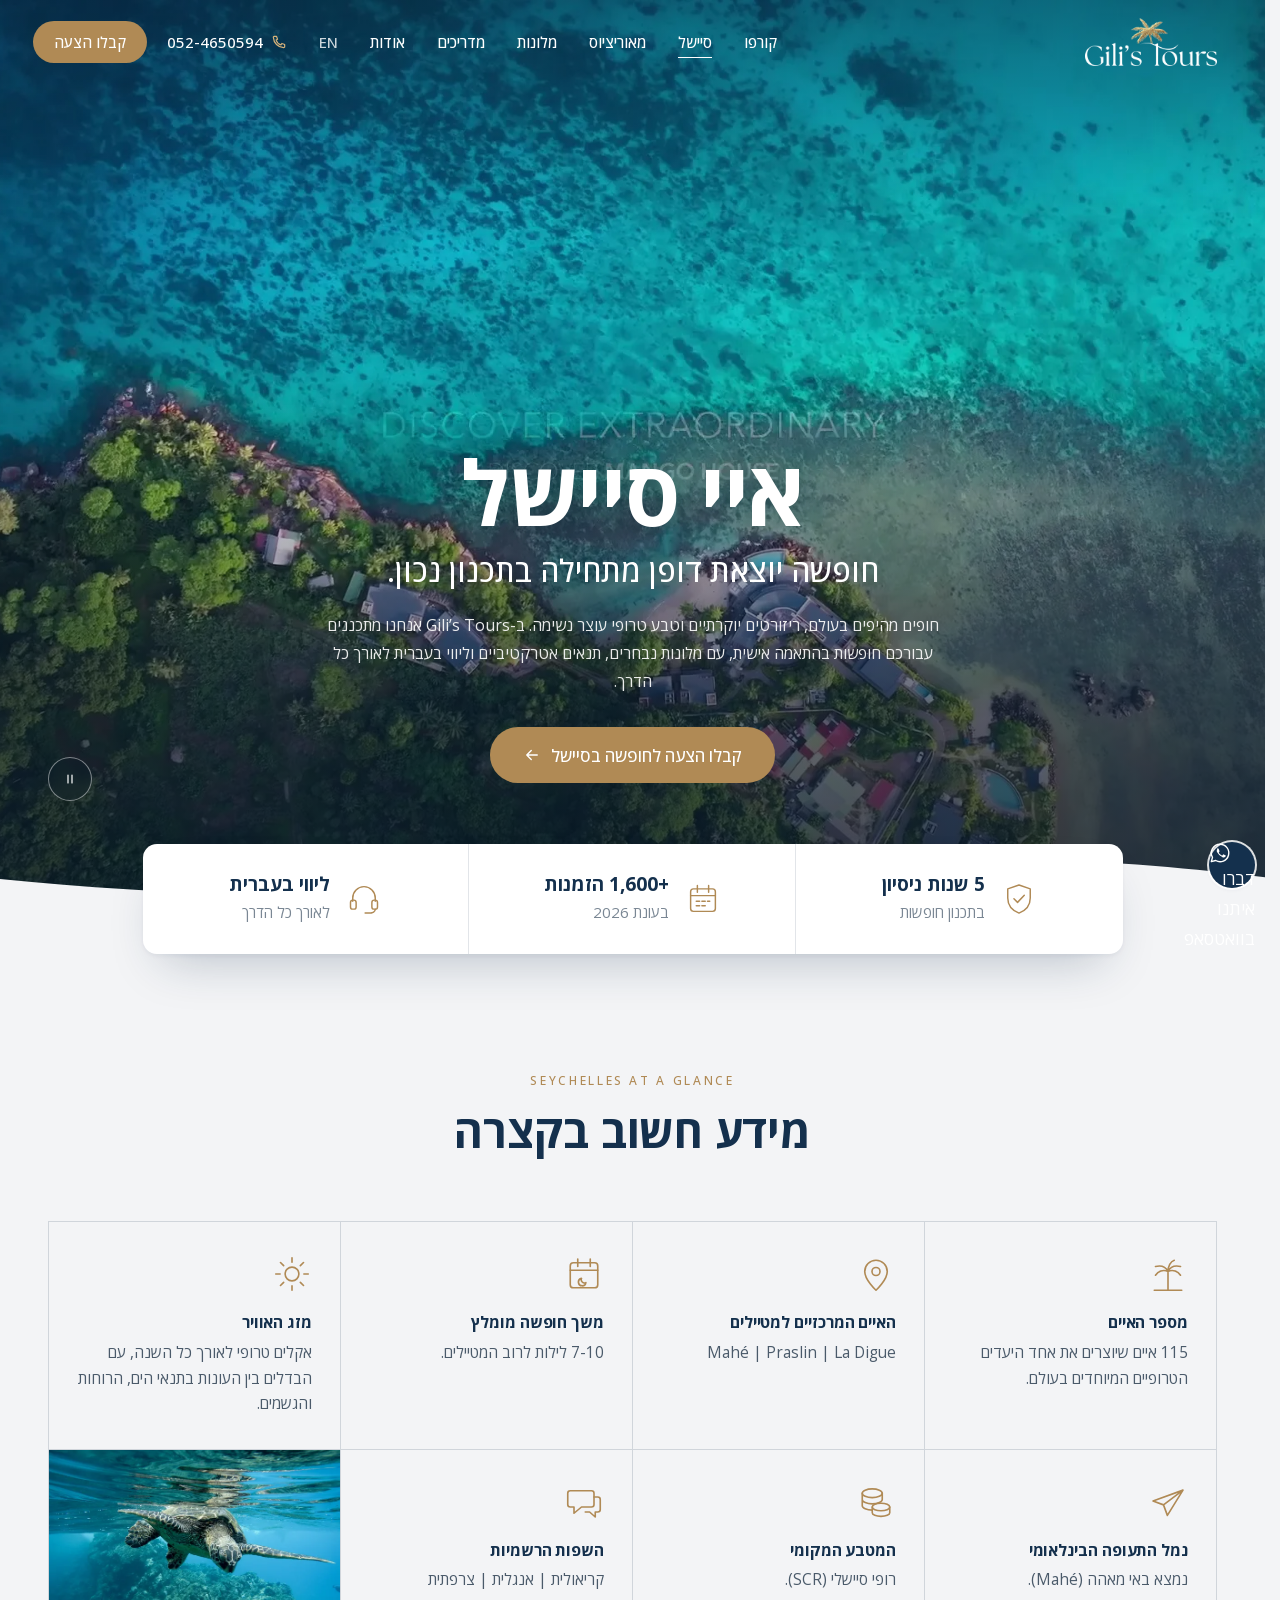
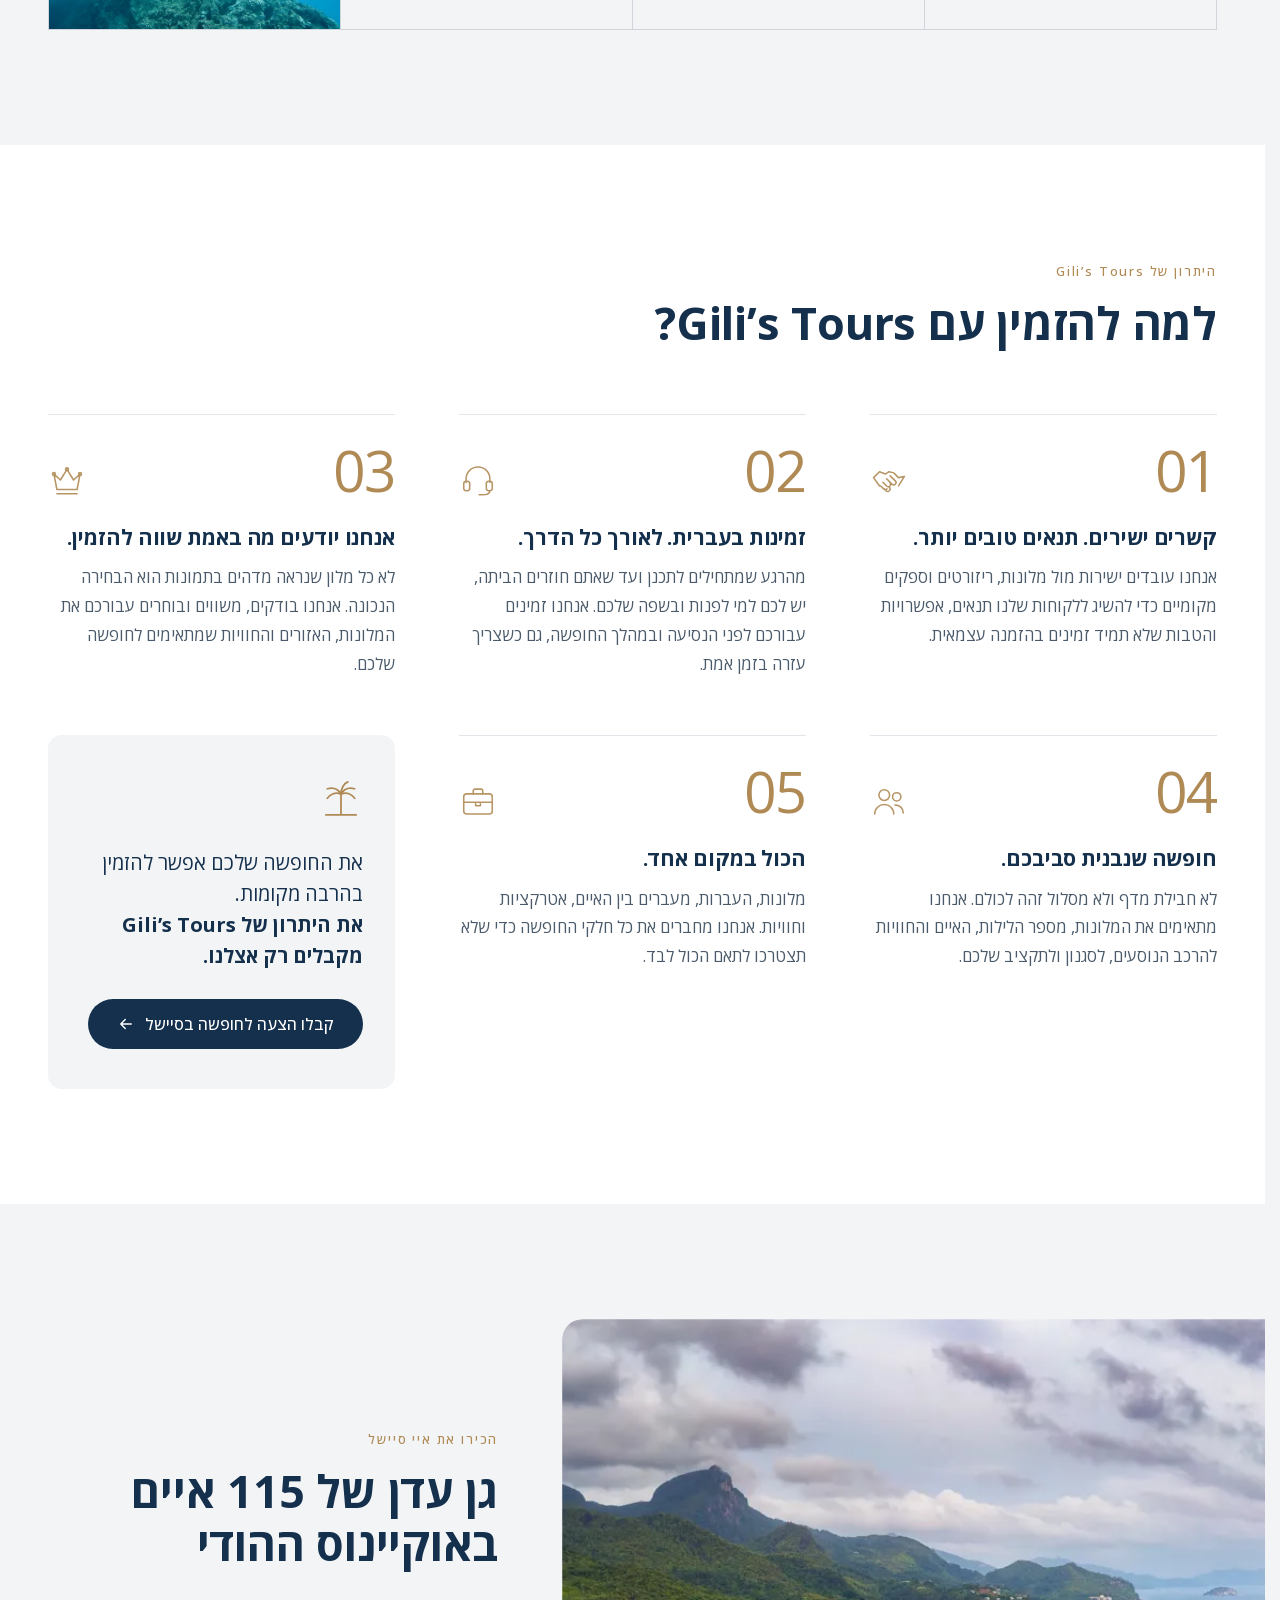
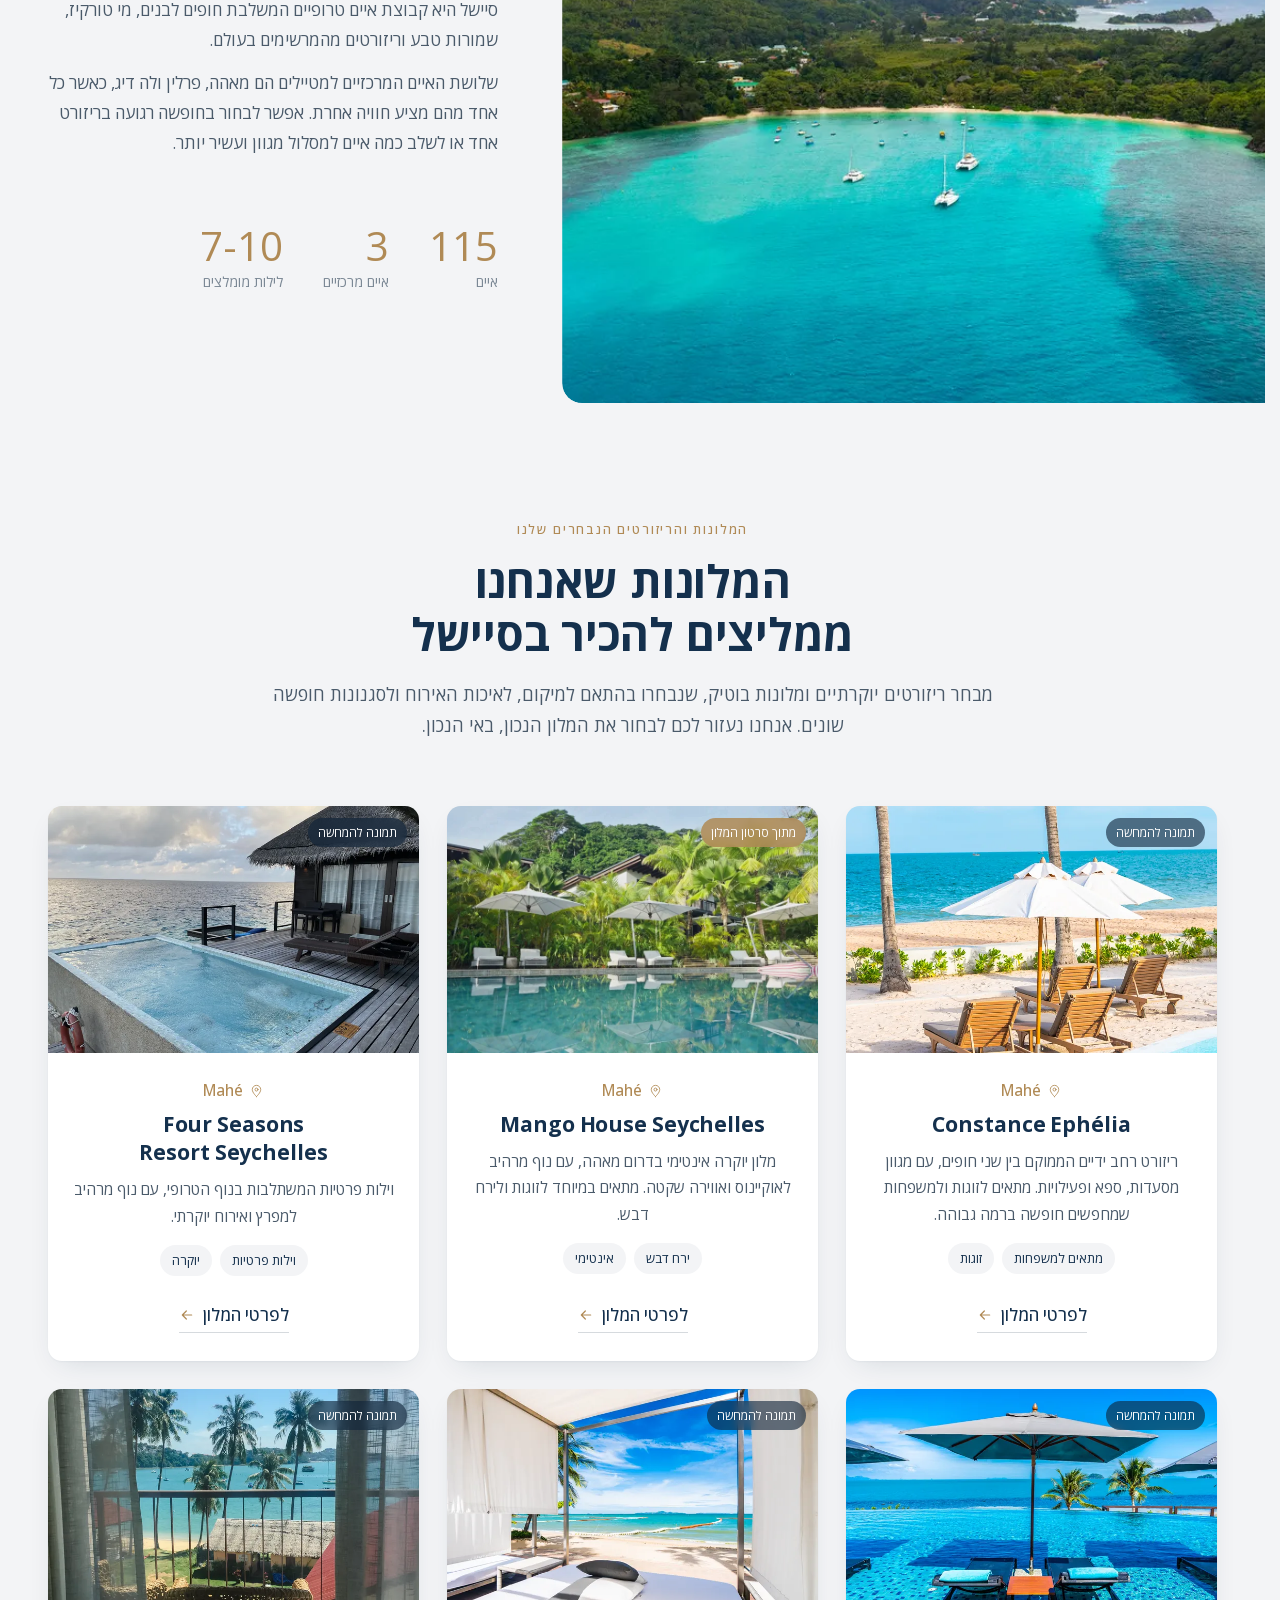
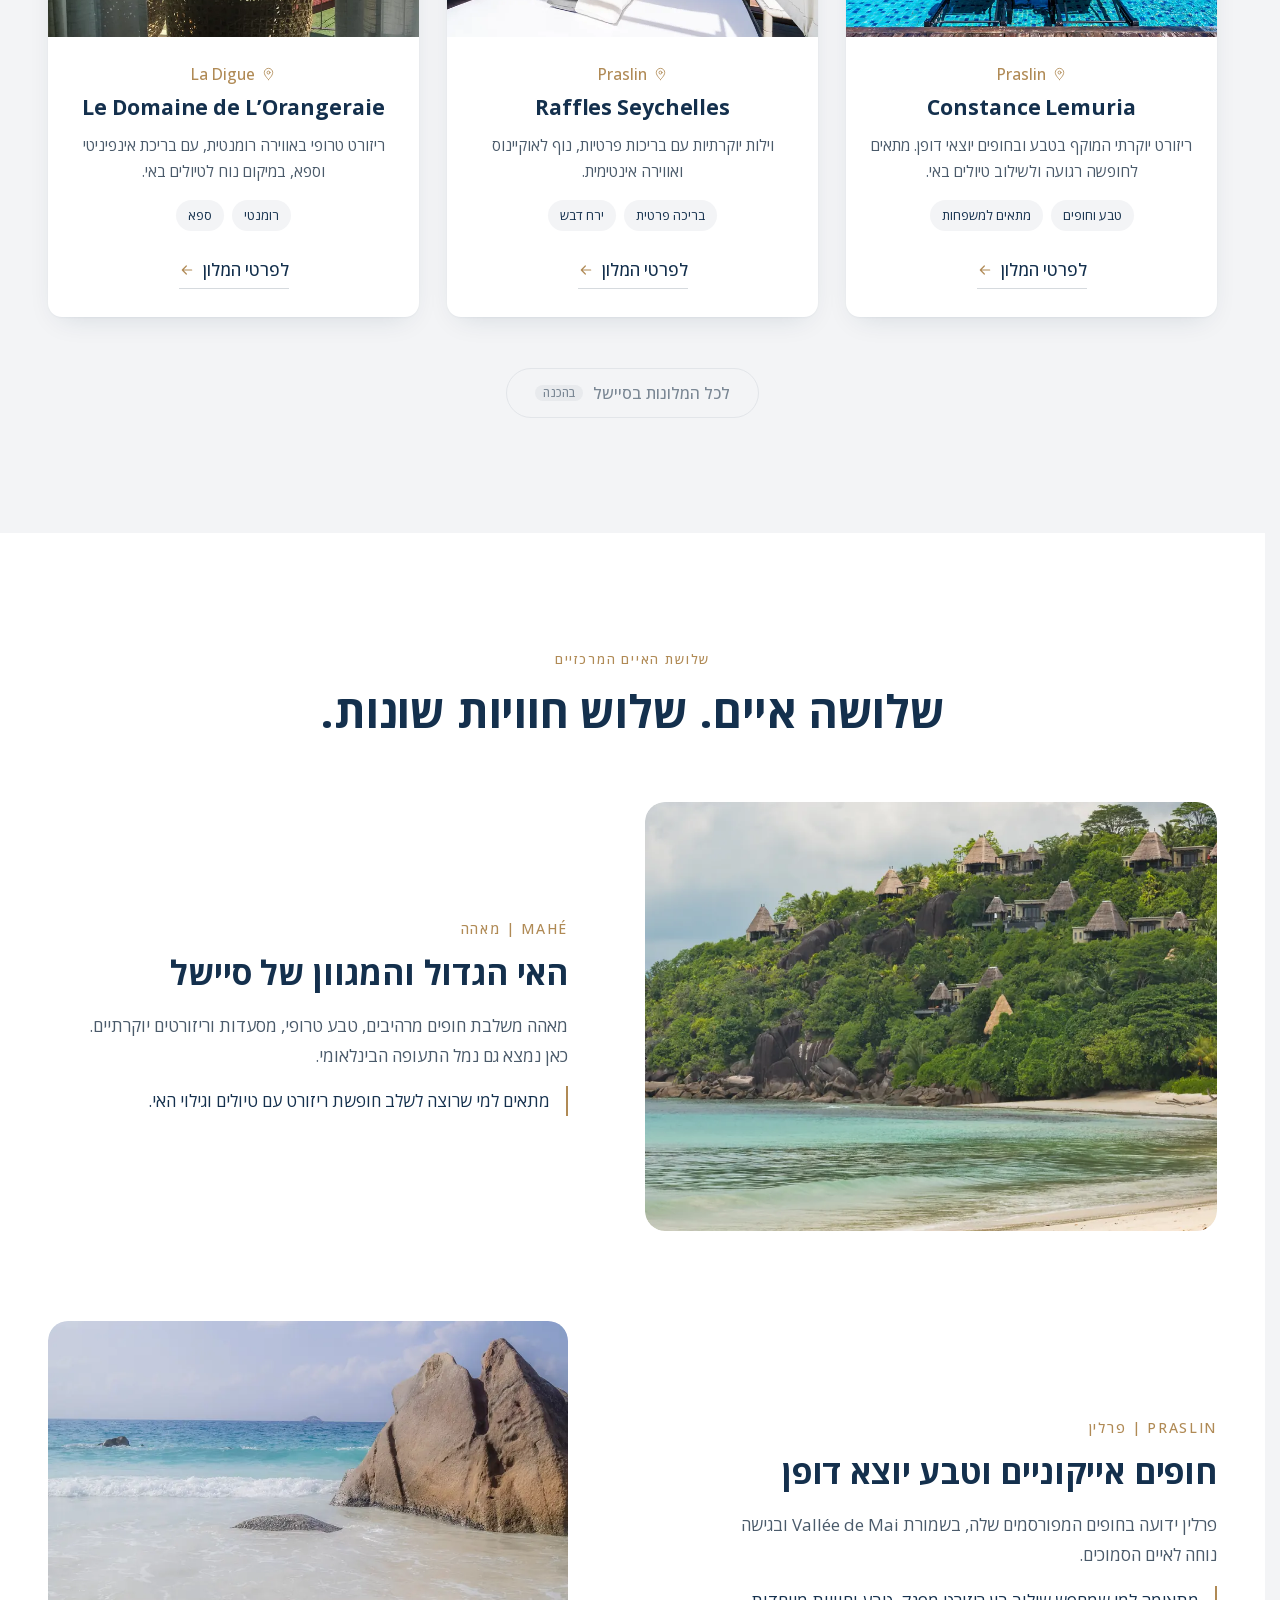
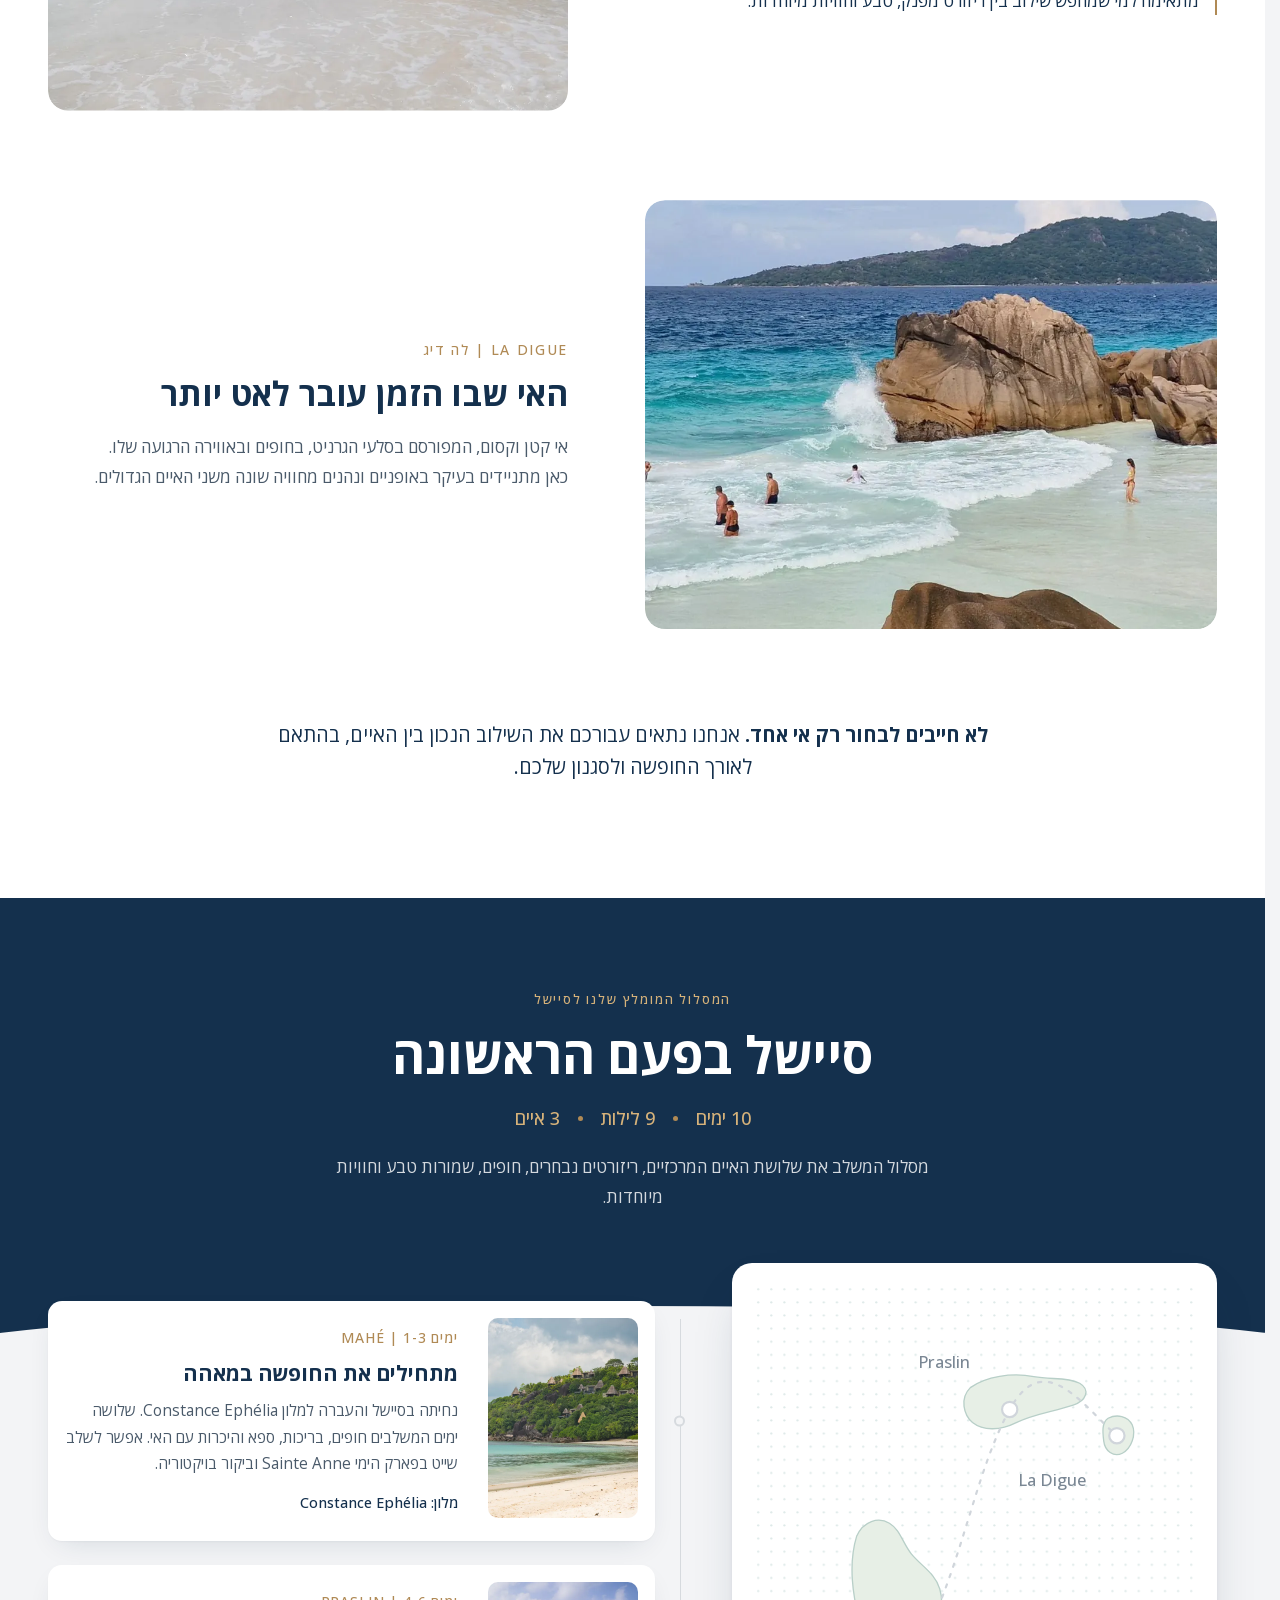
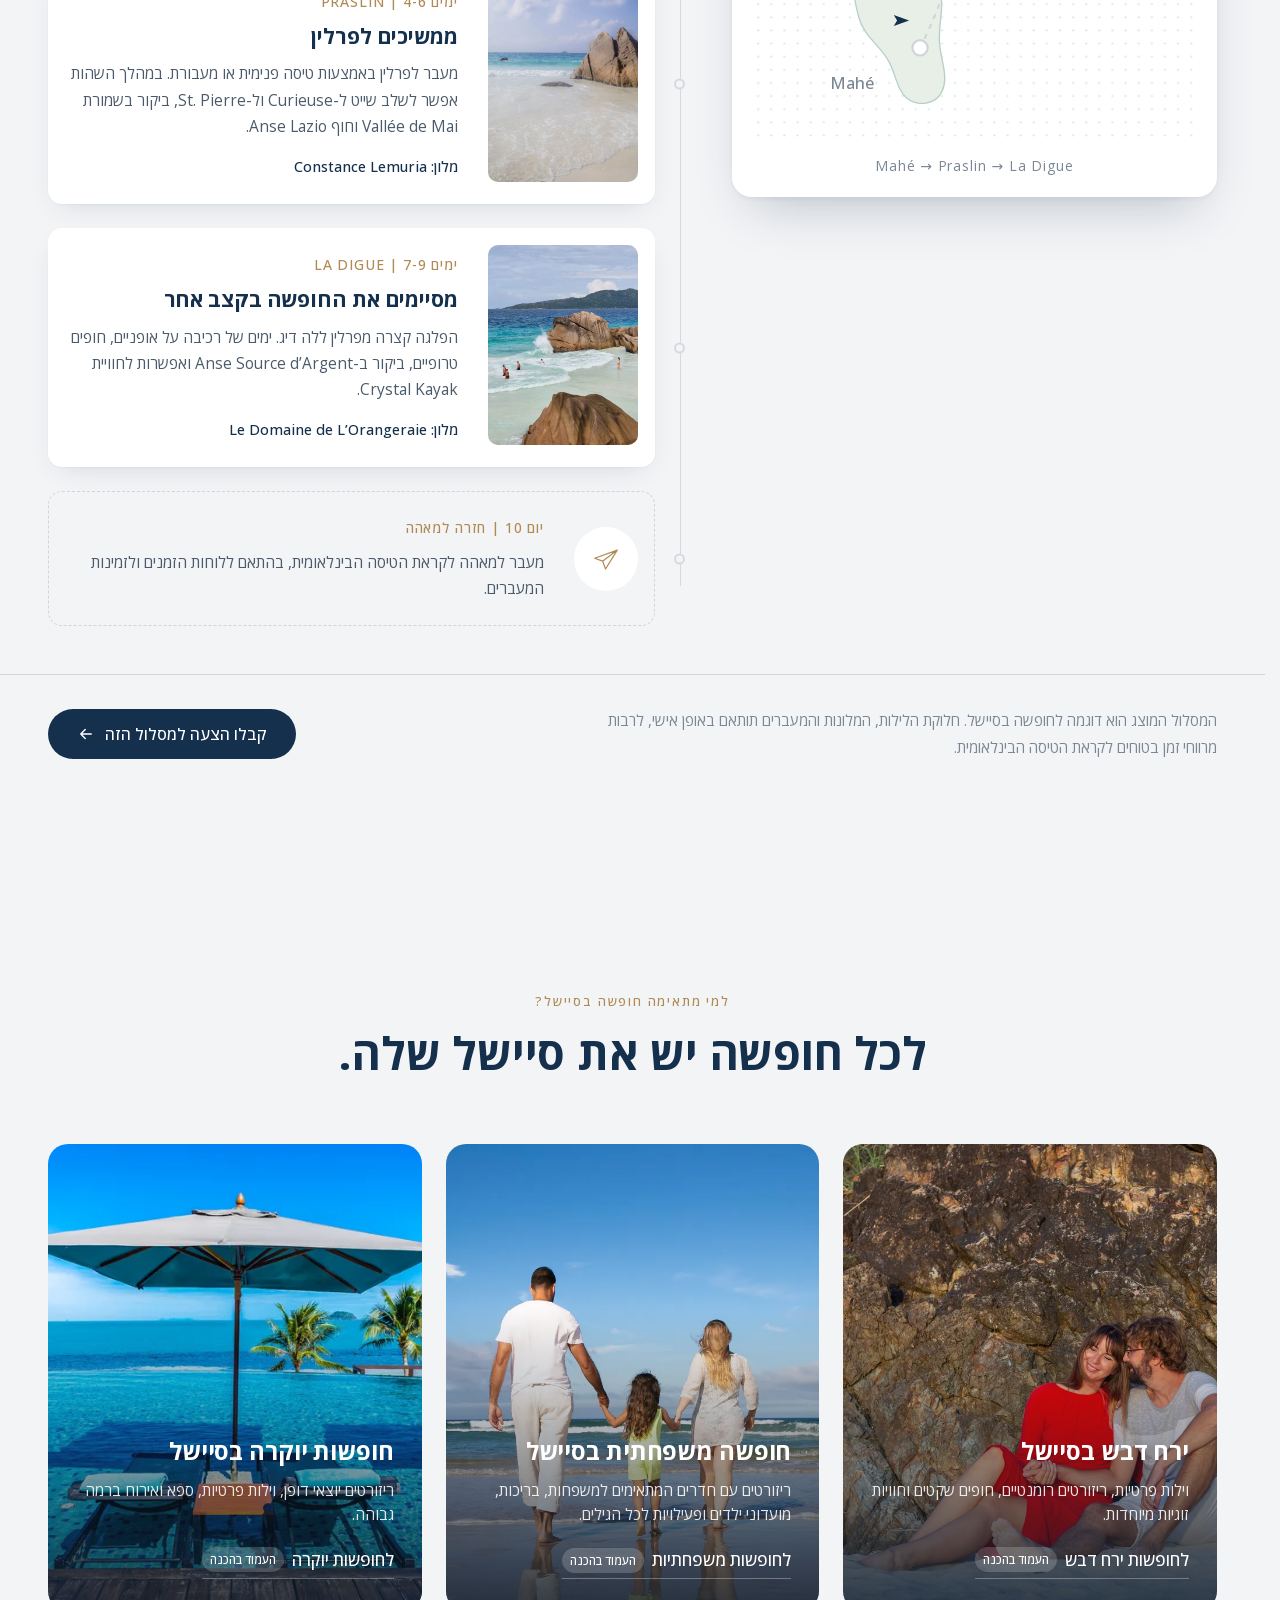
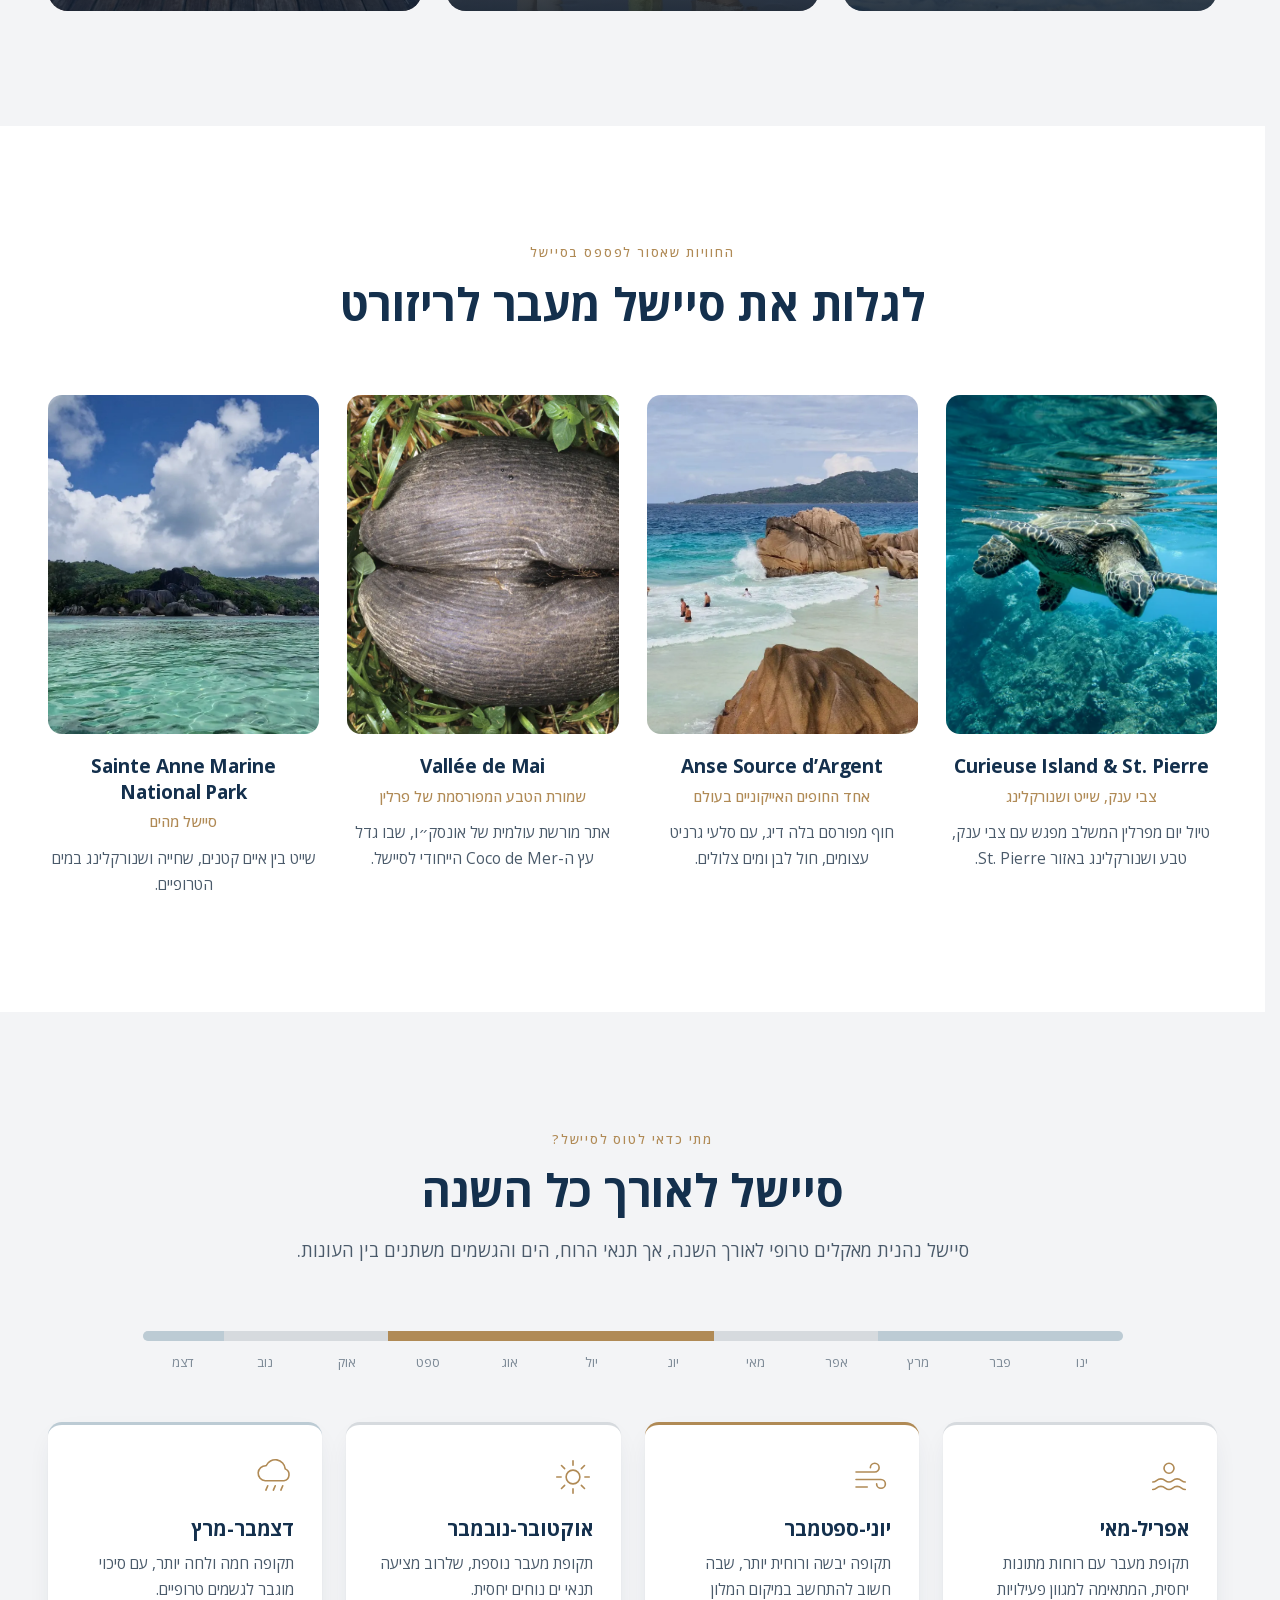
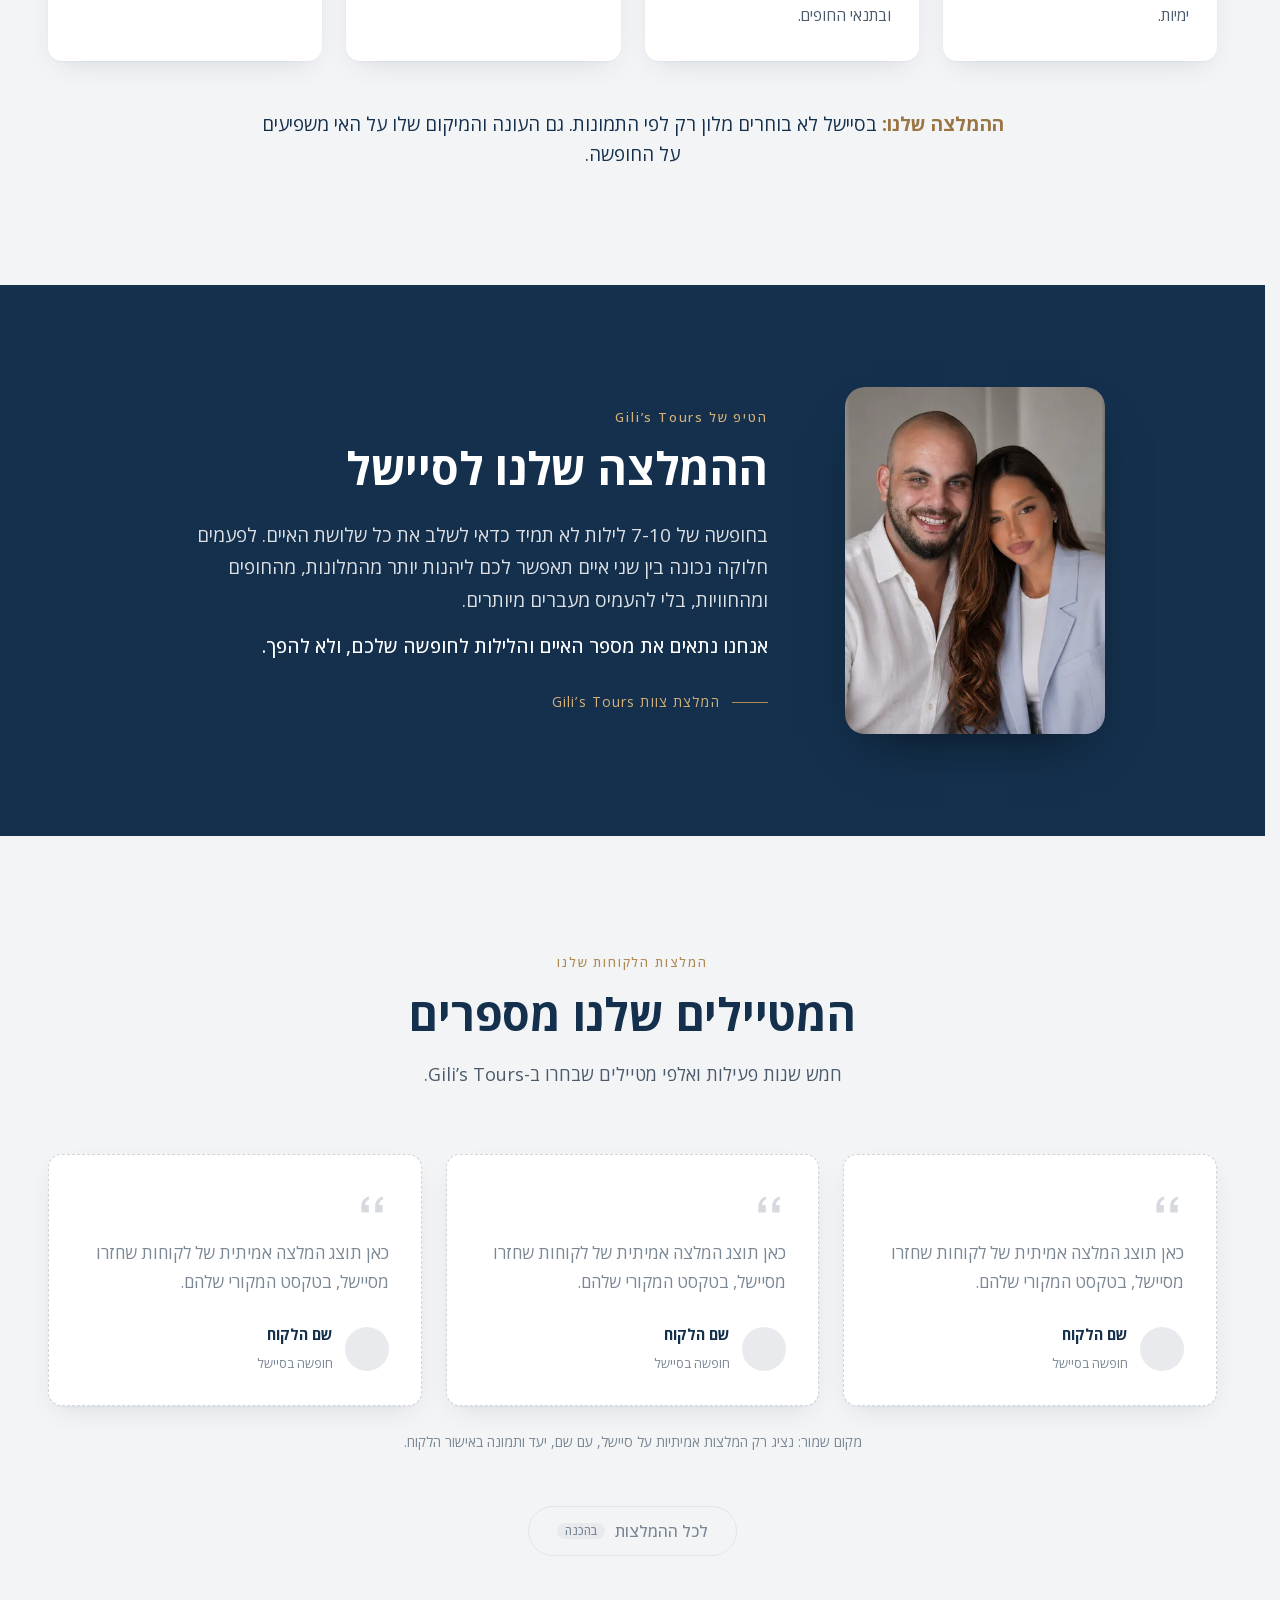
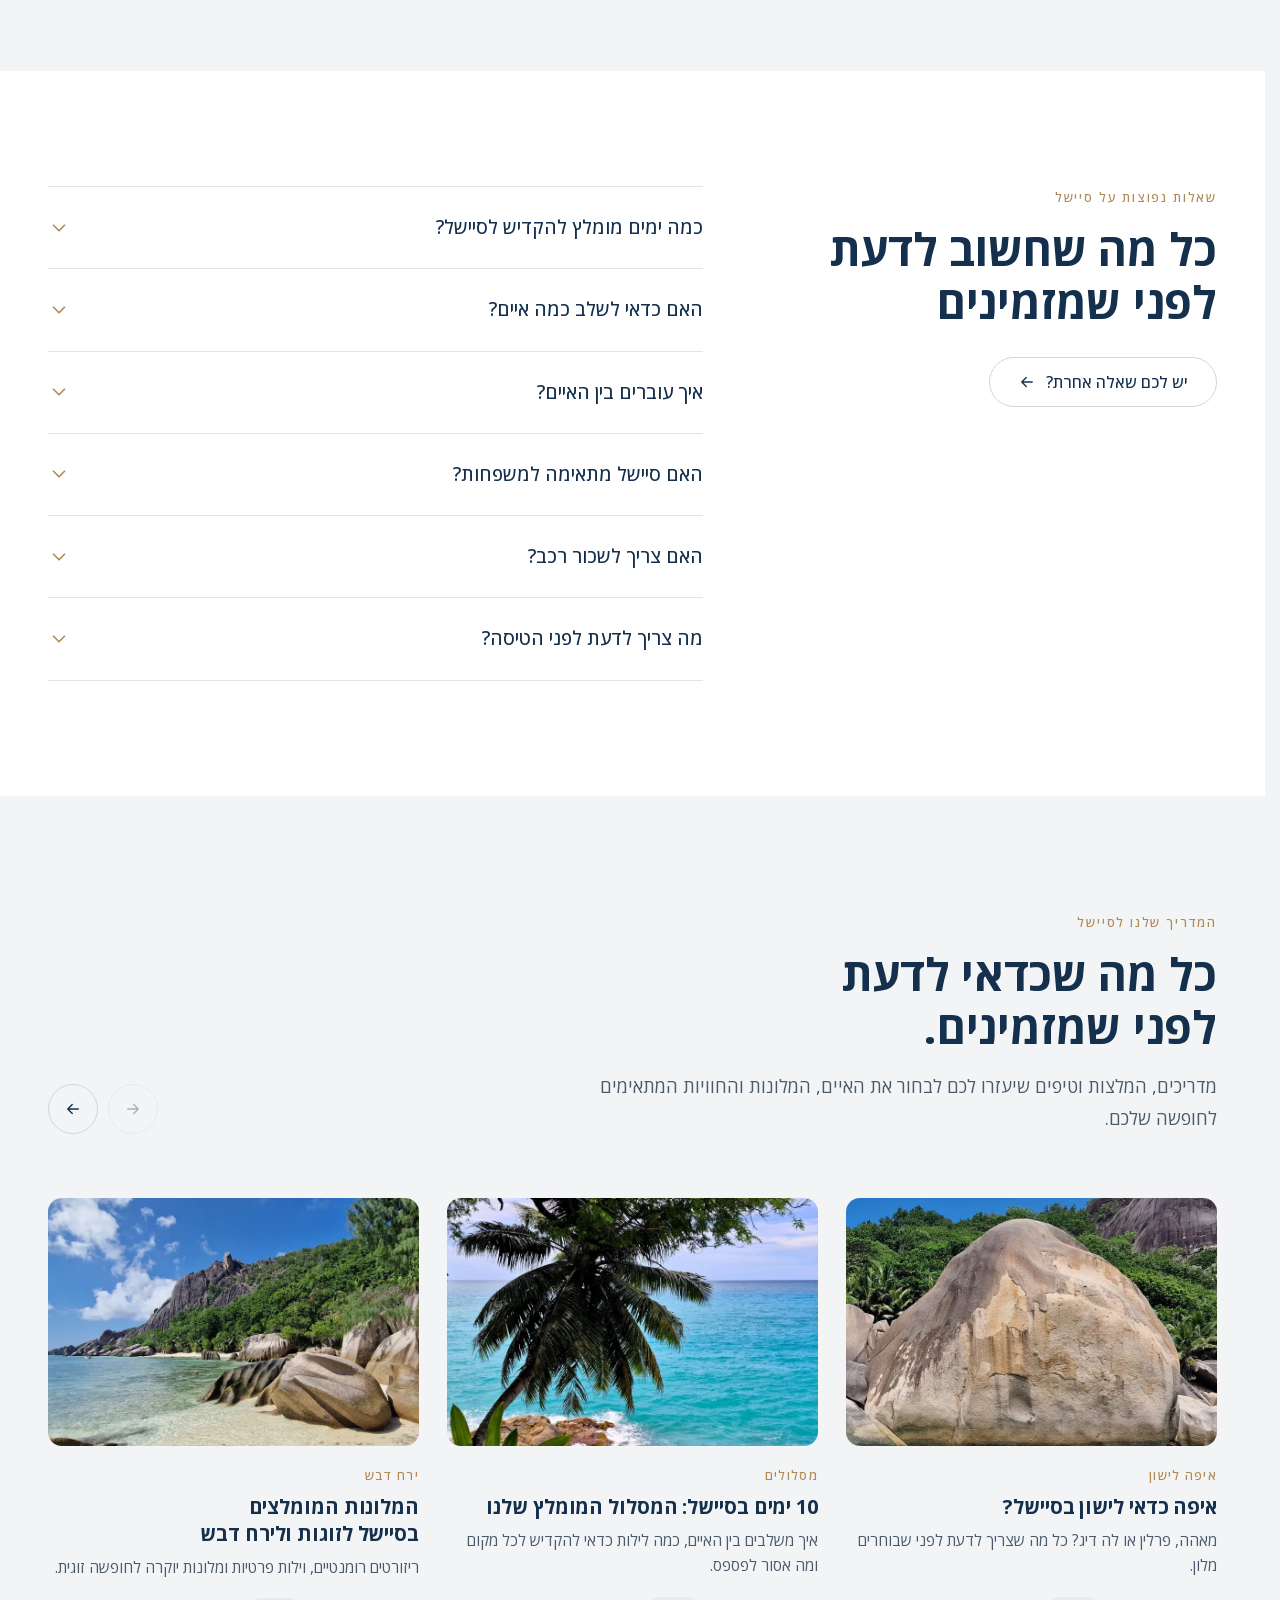
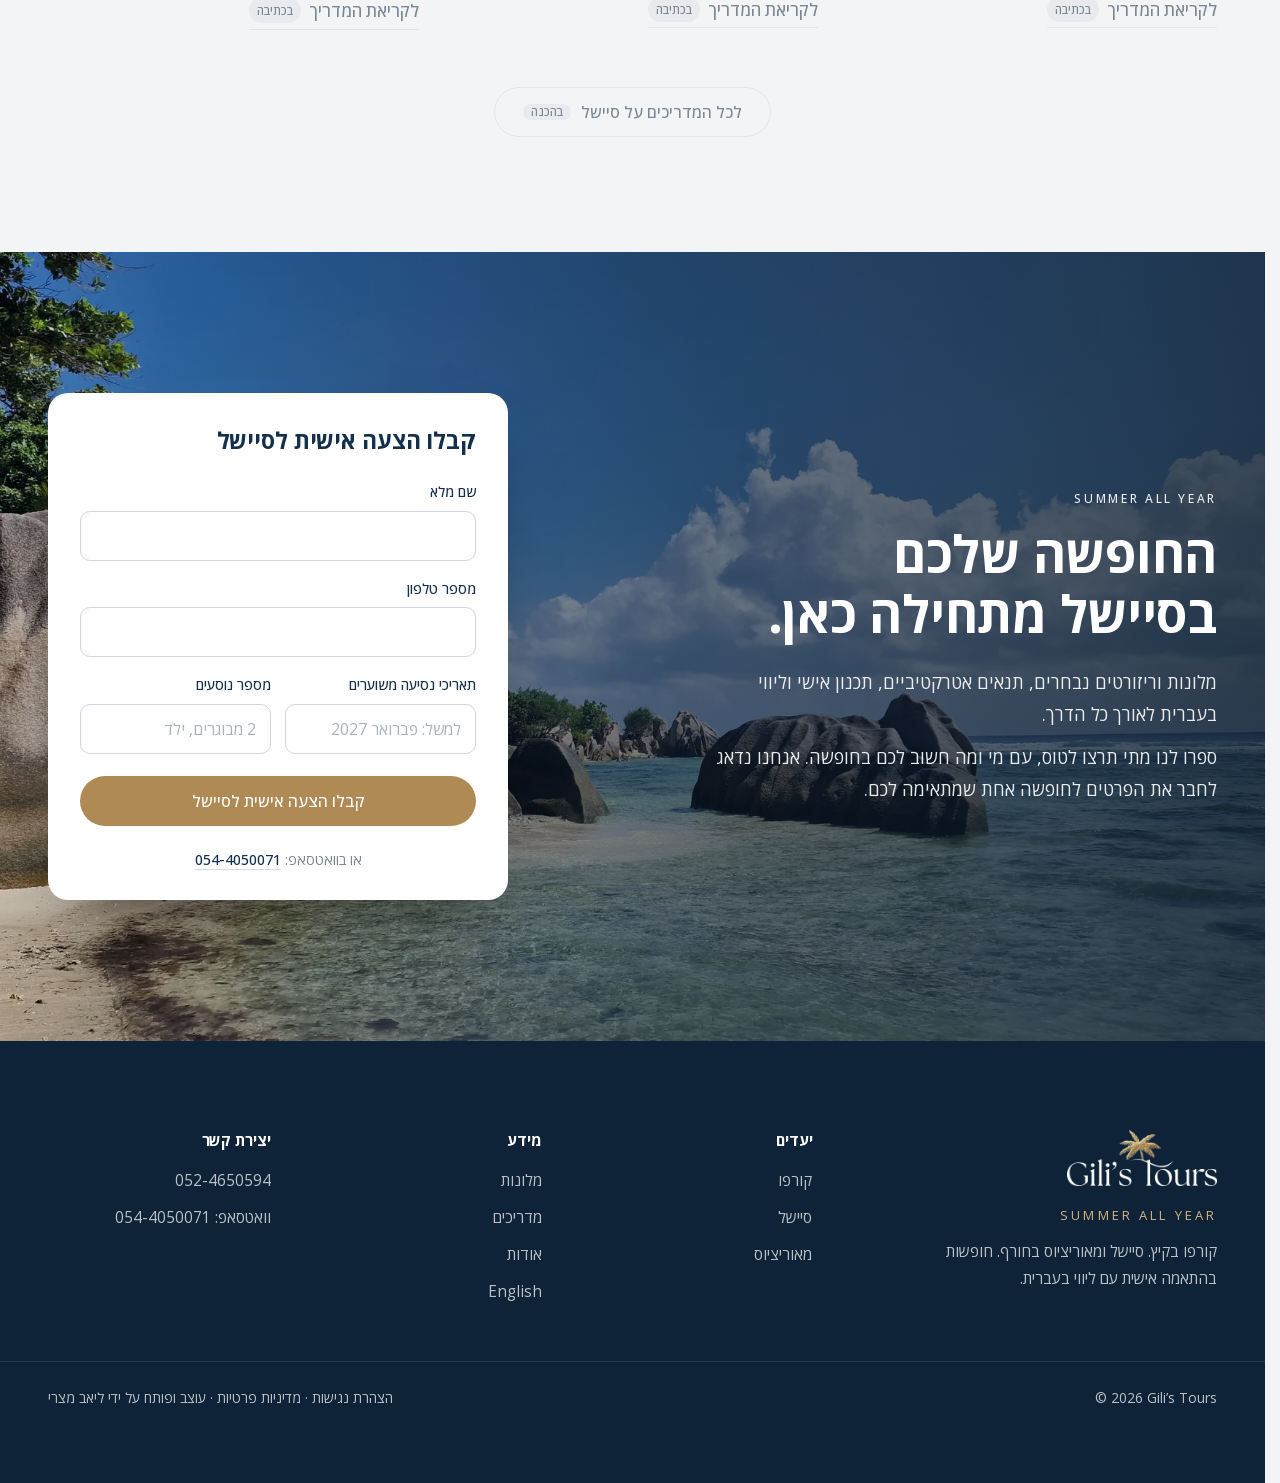
<file: v2/seychelles-open-sans.html>
<!doctype html>
<html lang="he" dir="rtl" class="font-os">
<head>
<meta charset="utf-8">
<meta name="viewport" content="width=device-width, initial-scale=1">
<meta name="robots" content="noindex, nofollow">
<title>חופשה בסיישל בהתאמה אישית | Gili's Tours</title>
<meta name="description" content="חופשה בסיישל בתכנון אישי: מלונות וריזורטים נבחרים במאהה, פרלין ולה דיג, תנאים אטרקטיביים וליווי בעברית לאורך כל הדרך.">
<link rel="icon" href="favicon.ico" sizes="any">
<link rel="icon" href="img/favicon-32.png" type="image/png" sizes="32x32">
<link rel="apple-touch-icon" href="img/apple-touch-icon.png">
<link rel="preload" href="fonts/open-sans-400.woff2" as="font" type="font/woff2" crossorigin>
<link rel="preload" href="fonts/open-sans-700.woff2" as="font" type="font/woff2" crossorigin>
<link rel="preload" href="img/hero-poster-1920.webp" as="image">
<link rel="stylesheet" href="css/site.css?v=1793548752">
<script type="application/ld+json">
{"@context":"https://schema.org","@type":"FAQPage","mainEntity":[
{"@type":"Question","name":"כמה ימים מומלץ להקדיש לסיישל?","acceptedAnswer":{"@type":"Answer","text":"לרוב נמליץ על 7-10 לילות, בהתאם למספר האיים ולסגנון החופשה. מי שמעוניין לשלב שלושה איים יכול להרוויח משהות ארוכה יותר."}},
{"@type":"Question","name":"האם כדאי לשלב כמה איים?","acceptedAnswer":{"@type":"Answer","text":"בהחלט אפשר. שילוב בין מאהה, פרלין ולה דיג מאפשר להכיר צדדים שונים של סיישל. עם זאת, לא בכל חופשה חייבים לבקר בשלושתם."}},
{"@type":"Question","name":"איך עוברים בין האיים?","acceptedAnswer":{"@type":"Answer","text":"בין מאהה לפרלין ניתן לעבור בטיסה פנימית או במעבורת. בין פרלין ללה דיג פועלות מעבורות."}},
{"@type":"Question","name":"האם סיישל מתאימה למשפחות?","acceptedAnswer":{"@type":"Answer","text":"כן. יש בסיישל ריזורטים המציעים חדרים משפחתיים, מועדוני ילדים ופעילויות המתאימות למשפחות."}},
{"@type":"Question","name":"האם צריך לשכור רכב?","acceptedAnswer":{"@type":"Answer","text":"במאהה ובפרלין רכב יכול להיות שימושי למי שמעוניין לטייל עצמאית. בלה דיג נהוג להתנייד בעיקר באופניים."}},
{"@type":"Question","name":"מה צריך לדעת לפני הטיסה?","acceptedAnswer":{"@type":"Answer","text":"חשוב לבדוק את תנאי הכניסה, אישור הנסיעה, דרישות המסמכים ולוחות הזמנים של המעברים בין האיים."}}
]}
</script>
<script src="https://crm.liavmatzri.co.il/review.js" defer></script>
</head>
<body>
<a class="skip" href="#main">דילוג לתוכן</a>

<svg width="0" height="0" style="position:absolute" aria-hidden="true">
  <defs>
    <symbol id="i-palm" viewBox="0 0 32 32"><path d="M16 29V14M16 14c-2-4-6-5-10-4M16 14c2-4 6-5 10-4M16 14c-4-2-8 0-10 3M16 14c4-2 8 0 10 3M16 14c0-4 2-8 5-9M5 29h22"/></symbol>
    <symbol id="i-pin" viewBox="0 0 32 32"><path d="M16 29s9-8.2 9-15a9 9 0 0 0-18 0c0 6.8 9 15 9 15z"/><circle cx="16" cy="14" r="3.2"/></symbol>
    <symbol id="i-moon" viewBox="0 0 32 32"><rect x="5" y="7" width="22" height="20" rx="2.5"/><path d="M5 13h22M11 4v6M21 4v6M14 19.5a3 3 0 1 0 3.5 3.4 2.6 2.6 0 0 1-3.5-3.4z"/></symbol>
    <symbol id="i-sun" viewBox="0 0 32 32"><circle cx="16" cy="16" r="5.5"/><path d="M16 3v3.5M16 25.5V29M3 16h3.5M25.5 16H29M6.8 6.8l2.5 2.5M22.7 22.7l2.5 2.5M6.8 25.2l2.5-2.5M22.7 9.3l2.5-2.5"/></symbol>
    <symbol id="i-plane" viewBox="0 0 32 32"><path d="M28 6.5 4 15.2l8.4 3.1 3.1 8.4L28 6.5zM12.4 18.3 28 6.5"/></symbol>
    <symbol id="i-coins" viewBox="0 0 32 32"><ellipse cx="13" cy="9" rx="8" ry="3.5"/><path d="M5 9v5c0 1.9 3.6 3.5 8 3.5s8-1.6 8-3.5V9M5 14v5c0 1.9 3.6 3.5 8 3.5"/><ellipse cx="20" cy="20" rx="7" ry="3"/><path d="M13 20v4.5c0 1.7 3.1 3 7 3s7-1.3 7-3V20"/></symbol>
    <symbol id="i-chat" viewBox="0 0 32 32"><path d="M5 7h17a2 2 0 0 1 2 2v9a2 2 0 0 1-2 2h-8l-6 5v-5H5a2 2 0 0 1-2-2V9a2 2 0 0 1 2-2z"/><path d="M24 12h3a2 2 0 0 1 2 2v8a2 2 0 0 1-2 2h-2v4l-4.5-4H17"/></symbol>
    <symbol id="i-shield" viewBox="0 0 32 32"><path d="M16 3.5 26 7v8c0 6.5-4.3 11.2-10 13.5C10.3 26.2 6 21.5 6 15V7l10-3.5z"/><path d="m11.5 15.8 3.2 3.2 6-6.4"/></symbol>
    <symbol id="i-cal" viewBox="0 0 32 32"><rect x="5" y="7" width="22" height="20" rx="2.5"/><path d="M5 13h22M11 4v6M21 4v6M10 18h3M15 18h3M20 18h2M10 22h3M15 22h3"/></symbol>
    <symbol id="i-headset" viewBox="0 0 32 32"><path d="M6 18v-3a10 10 0 0 1 20 0v3"/><rect x="4" y="17" width="5" height="8" rx="2"/><rect x="23" y="17" width="5" height="8" rx="2"/><path d="M26 25c0 2.2-2.5 3.5-6.5 3.5H17"/></symbol>
    <symbol id="i-wind" viewBox="0 0 32 32"><path d="M4 12h15a3.5 3.5 0 1 0-3.5-3.5M4 18h20a3.5 3.5 0 1 1-3.5 3.5M4 24h9"/></symbol>
    <symbol id="i-wave" viewBox="0 0 32 32"><path d="M3 20c3 0 3-2.5 6.5-2.5S13 20 16 20s3-2.5 6.5-2.5S26 20 29 20M3 26c3 0 3-2.5 6.5-2.5S13 26 16 26s3-2.5 6.5-2.5S26 26 29 26"/><circle cx="16" cy="9" r="4"/></symbol>
    <symbol id="i-rain" viewBox="0 0 32 32"><path d="M9 19a6 6 0 0 1 .7-12 8 8 0 0 1 15.3 2.5A5 5 0 0 1 24 19H9z"/><path d="M11 23l-1.5 3.5M17 23l-1.5 3.5M23 23l-1.5 3.5"/></symbol>
    <symbol id="i-arrow" viewBox="0 0 24 24"><path d="M19 12H5M11 6l-6 6 6 6"/></symbol>
    <symbol id="i-arrow-r" viewBox="0 0 24 24"><path d="M5 12h14M13 6l6 6-6 6"/></symbol>
    <symbol id="i-down" viewBox="0 0 24 24"><path d="m6 9 6 6 6-6"/></symbol>
    <symbol id="i-phone" viewBox="0 0 24 24"><path d="M5 3.5h3.2l1.6 4.2-2.1 1.4a11 11 0 0 0 7.2 7.2l1.4-2.1 4.2 1.6V19a1.5 1.5 0 0 1-1.6 1.5A16.5 16.5 0 0 1 3.5 5.1 1.5 1.5 0 0 1 5 3.5z"/></symbol>
    <symbol id="i-pause" viewBox="0 0 24 24"><path d="M9 6v12M15 6v12"/></symbol>
    <symbol id="i-play" viewBox="0 0 24 24"><path d="M8 5.5v13l10.5-6.5L8 5.5z"/></symbol>
    <symbol id="i-quote" viewBox="0 0 32 32"><path d="M13 9c-4.5 1.3-7 4.6-7 9.5V24h7v-7H9.5c.2-2.8 1.6-4.6 4-5.5L13 9zM26 9c-4.5 1.3-7 4.6-7 9.5V24h7v-7h-3.5c.2-2.8 1.6-4.6 4-5.5L26 9z"/></symbol>
    <symbol id="i-wa" viewBox="0 0 24 24"><path d="M12 2.5a9.5 9.5 0 0 0-8.2 14.3L2.5 21.5l4.8-1.3A9.5 9.5 0 1 0 12 2.5z"/><path d="M8.6 7.6c.2-.4.5-.4.8-.4h.6c.2 0 .4 0 .6.5l.8 2c.1.2.1.4 0 .6l-.6.8c-.1.2-.2.3 0 .6.5.9 1.2 1.7 2 2.3.6.4 1 .6 1.3.7.2.1.4 0 .5-.1l.8-1c.2-.2.4-.2.6-.1l1.9.9c.3.1.4.2.4.4 0 .5-.1 1.2-.7 1.6-.5.4-1.4.7-2.4.4a11.4 11.4 0 0 1-6.3-5.6c-.6-1.2-.6-2.4.1-3.3z" fill="currentColor" stroke="none"/></symbol>
    <symbol id="i-hand" viewBox="0 0 32 32"><path d="M3 14l5-5 5 2 3-2 4 1 4 4 5-1M3 14l5 7M29 13l-5 8M11 18l3 3c.8.8 2 .8 2.8 0 .8-.8.8-2 0-2.8M14 15l4.5 4.5c.8.8 2 .8 2.8 0s.8-2 0-2.8L17 12.5M9 21l2.5 2.5c.8.8 2 .8 2.8 0M12 23.5l1.5 1.5c.8.8 2 .8 2.8 0s.8-2 0-2.8"/></symbol>
    <symbol id="i-crown" viewBox="0 0 32 32"><path d="M5 11l5.5 5L16 7l5.5 9L27 11l-2.5 13h-17L5 11zM7.5 27.5h17"/><circle cx="16" cy="7" r="1.2"/><circle cx="5" cy="11" r="1.2"/><circle cx="27" cy="11" r="1.2"/></symbol>
    <symbol id="i-users" viewBox="0 0 32 32"><circle cx="12" cy="11" r="4.5"/><path d="M4 27c0-4.7 3.6-8 8-8s8 3.3 8 8"/><circle cx="22.5" cy="12.5" r="3.5"/><path d="M21 19.3c4 0 7 2.7 7 6.7"/></symbol>
    <symbol id="i-case" viewBox="0 0 32 32"><rect x="4" y="10" width="24" height="17" rx="2.5"/><path d="M12 10V7.5A1.5 1.5 0 0 1 13.5 6h5A1.5 1.5 0 0 1 20 7.5V10M4 17h24M14 17v3h4v-3"/></symbol>
  </defs>
</svg>

<header class="hdr" id="hdr">
  <div class="hdr-in">
    <a class="logo" href="#" aria-label="Gili's Tours, לעמוד הבית">
      <img class="logo-w" src="img/logo-white.png" alt="" width="179" height="66">
      <img class="logo-c" src="img/logo-teal.png" alt="" width="179" height="66">
    </a>
    <nav class="nav" id="nav" aria-label="ראשי">
      <ul>
        <li><a href="#">קורפו</a></li>
        <li><a href="#" aria-current="page">סיישל</a></li>
        <li><a href="#">מאוריציוס</a></li>
        <li><a href="#hotels">מלונות</a></li>
        <li><a href="#guide">מדריכים</a></li>
        <li><a href="#">אודות</a></li>
        <li class="nav-en"><a href="#" lang="en" hreflang="en">EN</a></li>
      </ul>
    </nav>
    <div class="hdr-act">
      <a class="hdr-tel" href="tel:+972524650594"><svg class="ic"><use href="#i-phone"/></svg><span dir="ltr">052-4650594</span></a>
      <a class="btn btn-sm btn-gold" href="#contact">קבלו הצעה</a>
      <button class="burger" id="burger" aria-expanded="false" aria-controls="nav" aria-label="תפריט"><span></span><span></span></button>
    </div>
  </div>
</header>

<main id="main">

<!-- 01 HERO -->
<section class="hero" aria-labelledby="hero-t">
  <div class="hero-media" aria-hidden="true">
    <video id="heroVid" autoplay muted loop playsinline preload="metadata" poster="img/hero-poster-1920.webp">
      <source src="media/hero-m.mp4" type="video/mp4" media="(max-width: 700px)">
      <source src="media/hero.mp4" type="video/mp4">
    </video>
  </div>
  <div class="hero-shade" aria-hidden="true"></div>
  <div class="hero-in wrap">
    <h1 id="hero-t">איי סיישל</h1>
    <p class="hero-sub">חופשה יוצאת דופן מתחילה בתכנון נכון.</p>
    <p class="hero-lead">חופים מהיפים בעולם, ריזורטים יוקרתיים וטבע טרופי עוצר נשימה. ב-Gili’s Tours אנחנו מתכננים עבורכם חופשות בהתאמה אישית, עם מלונות נבחרים, תנאים אטרקטיביים וליווי בעברית לאורך כל הדרך.</p>
    <a class="btn btn-gold btn-lg" href="#contact">קבלו הצעה לחופשה בסיישל <svg class="ic"><use href="#i-arrow"/></svg></a>
  </div>
  <button class="vid-toggle" id="vidToggle" aria-label="עצירת הסרטון" aria-pressed="false"><svg class="ic"><use href="#i-pause"/></svg></button>
  <svg class="hero-wave" viewBox="0 0 1440 60" preserveAspectRatio="none" aria-hidden="true"><path d="M0 60V34c180 18 360 26 560 14S940 6 1140 10c120 2 220 12 300 22v28H0z"/></svg>
</section>

<div class="trust wrap" role="list" aria-label="בקצרה עלינו">
  <div class="trust-i" role="listitem"><svg class="ic-l"><use href="#i-shield"/></svg><div><b>5 שנות ניסיון</b><span>בתכנון חופשות</span></div></div>
  <div class="trust-i" role="listitem"><svg class="ic-l"><use href="#i-cal"/></svg><div><b><span dir="ltr">1,600+</span> הזמנות</b><span>בעונת 2026</span></div></div>
  <div class="trust-i" role="listitem"><svg class="ic-l"><use href="#i-headset"/></svg><div><b>ליווי בעברית</b><span>לאורך כל הדרך</span></div></div>
</div>

<!-- מידע חשוב בקצרה -->
<section class="sec facts" aria-labelledby="facts-t">
  <div class="wrap">
    <header class="sec-h rv">
      <p class="eyebrow" lang="en">Seychelles at a glance</p>
      <h2 id="facts-t">מידע חשוב בקצרה</h2>
    </header>
    <ul class="facts-g">
      <li class="rv"><svg class="ic-l"><use href="#i-palm"/></svg><div><h3>מספר האיים</h3><p>115 איים שיוצרים את אחד היעדים הטרופיים המיוחדים בעולם.</p></div></li>
      <li class="rv"><svg class="ic-l"><use href="#i-pin"/></svg><div><h3>האיים המרכזיים למטיילים</h3><p lang="en" dir="ltr" class="ltr-r">Mahé | Praslin | La Digue</p></div></li>
      <li class="rv"><svg class="ic-l"><use href="#i-moon"/></svg><div><h3>משך חופשה מומלץ</h3><p>7-10 לילות לרוב המטיילים.</p></div></li>
      <li class="rv"><svg class="ic-l"><use href="#i-sun"/></svg><div><h3>מזג האוויר</h3><p>אקלים טרופי לאורך כל השנה, עם הבדלים בין העונות בתנאי הים, הרוחות והגשמים.</p></div></li>
      <li class="rv"><svg class="ic-l"><use href="#i-plane"/></svg><div><h3>נמל התעופה הבינלאומי</h3><p>נמצא באי מאהה (<span lang="en">Mahé</span>).</p></div></li>
      <li class="rv"><svg class="ic-l"><use href="#i-coins"/></svg><div><h3>המטבע המקומי</h3><p>רופי סיישלי (<span lang="en">SCR</span>).</p></div></li>
      <li class="rv"><svg class="ic-l"><use href="#i-chat"/></svg><div><h3>השפות הרשמיות</h3><p>קריאולית | אנגלית | צרפתית</p></div></li>
      <li class="facts-pic rv" aria-hidden="true"><img src="img/turtle-640.webp" alt="" width="640" height="480" loading="lazy"></li>
    </ul>
  </div>
</section>

<!-- 02 למה להזמין -->
<section class="sec why" aria-labelledby="why-t">
  <div class="wrap">
    <header class="sec-h sec-h-start rv">
      <p class="eyebrow">היתרון של Gili’s Tours</p>
      <h2 id="why-t">למה להזמין עם <span class="nw">Gili’s Tours?</span></h2>
    </header>
    <ol class="why-g">
      <li class="rv"><div class="why-top"><span class="num">01</span><svg class="ic-l"><use href="#i-hand"/></svg></div><h3>קשרים ישירים. תנאים טובים יותר.</h3><p>אנחנו עובדים ישירות מול מלונות, ריזורטים וספקים מקומיים כדי להשיג ללקוחות שלנו תנאים, אפשרויות והטבות שלא תמיד זמינים בהזמנה עצמאית.</p></li>
      <li class="rv"><div class="why-top"><span class="num">02</span><svg class="ic-l"><use href="#i-headset"/></svg></div><h3>זמינות בעברית. לאורך כל הדרך.</h3><p>מהרגע שמתחילים לתכנן ועד שאתם חוזרים הביתה, יש לכם למי לפנות ובשפה שלכם. אנחנו זמינים עבורכם לפני הנסיעה ובמהלך החופשה, גם כשצריך עזרה בזמן אמת.</p></li>
      <li class="rv"><div class="why-top"><span class="num">03</span><svg class="ic-l"><use href="#i-crown"/></svg></div><h3>אנחנו יודעים מה באמת שווה להזמין.</h3><p>לא כל מלון שנראה מדהים בתמונות הוא הבחירה הנכונה. אנחנו בודקים, משווים ובוחרים עבורכם את המלונות, האזורים והחוויות שמתאימים לחופשה שלכם.</p></li>
      <li class="rv"><div class="why-top"><span class="num">04</span><svg class="ic-l"><use href="#i-users"/></svg></div><h3>חופשה שנבנית סביבכם.</h3><p>לא חבילת מדף ולא מסלול זהה לכולם. אנחנו מתאימים את המלונות, מספר הלילות, האיים והחוויות להרכב הנוסעים, לסגנון ולתקציב שלכם.</p></li>
      <li class="rv"><div class="why-top"><span class="num">05</span><svg class="ic-l"><use href="#i-case"/></svg></div><h3>הכול במקום אחד.</h3><p>מלונות, העברות, מעברים בין האיים, אטרקציות וחוויות. אנחנו מחברים את כל חלקי החופשה כדי שלא תצטרכו לתאם הכול לבד.</p></li>
      <li class="why-sum rv"><svg class="ic-l why-palm"><use href="#i-palm"/></svg><p>את החופשה שלכם אפשר להזמין בהרבה מקומות.<br><strong>את היתרון של Gili’s Tours מקבלים רק אצלנו.</strong></p><a class="btn btn-navy" href="#contact">קבלו הצעה לחופשה בסיישל <svg class="ic"><use href="#i-arrow"/></svg></a></li>
    </ol>
  </div>
</section>

<!-- 03 הכירו את איי סיישל -->
<section class="meet" aria-labelledby="meet-t">
  <div class="meet-img rv-img">
    <img src="img/mahe-aerial-1600.webp" srcset="img/mahe-aerial-960.webp 960w, img/mahe-aerial-1600.webp 1600w, img/mahe-aerial-2400.webp 2400w" sizes="(max-width: 900px) 100vw, 60vw" alt="מבט מהאוויר על חוף מאהה, יאכטות במפרץ והרים ירוקים מעל האוקיינוס ההודי" width="1600" height="1067" loading="lazy">
  </div>
  <div class="meet-txt">
    <div class="meet-card rv">
      <p class="eyebrow">הכירו את איי סיישל</p>
      <h2 id="meet-t">גן עדן של 115 איים באוקיינוס ההודי</h2>
      <p>סיישל היא קבוצת איים טרופיים המשלבת חופים לבנים, מי טורקיז, שמורות טבע וריזורטים מהמרשימים בעולם.</p>
      <p>שלושת האיים המרכזיים למטיילים הם מאהה, פרלין ולה דיג, כאשר כל אחד מהם מציע חוויה אחרת. אפשר לבחור בחופשה רגועה בריזורט אחד או לשלב כמה איים למסלול מגוון ועשיר יותר.</p>
      <dl class="meet-stats">
        <div><dt>איים</dt><dd>115</dd></div>
        <div><dt>איים מרכזיים</dt><dd>3</dd></div>
        <div><dt>לילות מומלצים</dt><dd>7-10</dd></div>
      </dl>
    </div>
  </div>
</section>

<!-- 04 המלונות -->
<section class="sec hotels" id="hotels" aria-labelledby="hotels-t">
  <div class="wrap">
    <header class="sec-h rv">
      <p class="eyebrow">המלונות והריזורטים הנבחרים שלנו</p>
      <h2 id="hotels-t">המלונות שאנחנו ממליצים להכיר בסיישל</h2>
      <p class="sec-lead">מבחר ריזורטים יוקרתיים ומלונות בוטיק, שנבחרו בהתאם למיקום, לאיכות האירוח ולסגנונות חופשה שונים. אנחנו נעזור לכם לבחור את המלון הנכון, באי הנכון.</p>
    </header>
    <div class="hotels-g" id="hotelsG">
      <article class="htl rv">
        <div class="htl-img"><img src="img/htl-palms-720.webp" alt="מיטות שיזוף ושמשיות לבנות בחוף טרופי עם מים בצבע טורקיז" width="720" height="540" loading="lazy"><span class="ill">תמונה להמחשה</span></div>
        <div class="htl-b">
          <p class="htl-loc"><svg class="ic"><use href="#i-pin"/></svg><span lang="en">Mahé</span></p>
          <h3 lang="en" dir="ltr">Constance Ephélia</h3>
          <p>ריזורט רחב ידיים הממוקם בין שני חופים, עם מגוון מסעדות, ספא ופעילויות. מתאים לזוגות ולמשפחות שמחפשים חופשה ברמה גבוהה.</p>
          <ul class="tags"><li>מתאים למשפחות</li><li>זוגות</li></ul>
          <a class="lnk" href="https://wa.me/972544050071?text=%D7%A9%D7%9C%D7%95%D7%9D%2C%20%D7%90%D7%A9%D7%9E%D7%97%20%D7%9C%D7%A4%D7%A8%D7%98%D7%99%D7%9D%20%D7%A2%D7%9C%20Constance%20Eph%C3%A9lia%20%D7%91%D7%A1%D7%99%D7%99%D7%A9%D7%9C" target="_blank" rel="noopener">לפרטי המלון <svg class="ic"><use href="#i-arrow"/></svg></a>
        </div>
      </article>
      <article class="htl rv">
        <div class="htl-img"><video class="htl-vid" muted loop playsinline preload="none" poster="img/mango-hotel-960.webp" aria-hidden="true"><source src="media/mango-card.mp4" type="video/mp4"></video><img src="img/mango-hotel-960.webp" alt="Mango House: מבנה המלון על הסלעים מעל מפרץ בדרום מאהה" width="960" height="540" loading="lazy"><span class="ill ill-real">מתוך סרטון המלון</span></div>
        <div class="htl-b">
          <p class="htl-loc"><svg class="ic"><use href="#i-pin"/></svg><span lang="en">Mahé</span></p>
          <h3 lang="en" dir="ltr">Mango House Seychelles</h3>
          <p>מלון יוקרה אינטימי בדרום מאהה, עם נוף מרהיב לאוקיינוס ואווירה שקטה. מתאים במיוחד לזוגות ולירח דבש.</p>
          <ul class="tags"><li>ירח דבש</li><li>אינטימי</li></ul>
          <a class="lnk" href="https://wa.me/972544050071?text=%D7%A9%D7%9C%D7%95%D7%9D%2C%20%D7%90%D7%A9%D7%9E%D7%97%20%D7%9C%D7%A4%D7%A8%D7%98%D7%99%D7%9D%20%D7%A2%D7%9C%20Mango%20House%20Seychelles" target="_blank" rel="noopener">לפרטי המלון <svg class="ic"><use href="#i-arrow"/></svg></a>
        </div>
      </article>
      <article class="htl rv">
        <div class="htl-img"><img src="img/htl-villa-720.webp" alt="וילה עם בריכה פרטית מול האוקיינוס" width="720" height="540" loading="lazy"><span class="ill">תמונה להמחשה</span></div>
        <div class="htl-b">
          <p class="htl-loc"><svg class="ic"><use href="#i-pin"/></svg><span lang="en">Mahé</span></p>
          <h3 lang="en" dir="ltr">Four Seasons Resort Seychelles</h3>
          <p>וילות פרטיות המשתלבות בנוף הטרופי, עם נוף מרהיב למפרץ ואירוח יוקרתי.</p>
          <ul class="tags"><li>וילות פרטיות</li><li>יוקרה</li></ul>
          <a class="lnk" href="https://wa.me/972544050071?text=%D7%A9%D7%9C%D7%95%D7%9D%2C%20%D7%90%D7%A9%D7%9E%D7%97%20%D7%9C%D7%A4%D7%A8%D7%98%D7%99%D7%9D%20%D7%A2%D7%9C%20Four%20Seasons%20Resort%20Seychelles" target="_blank" rel="noopener">לפרטי המלון <svg class="ic"><use href="#i-arrow"/></svg></a>
        </div>
      </article>
      <article class="htl rv">
        <div class="htl-img"><img src="img/htl-infinity-720.webp" alt="בריכת אינפיניטי עם מיטות שיזוף מול הים" width="720" height="540" loading="lazy"><span class="ill">תמונה להמחשה</span></div>
        <div class="htl-b">
          <p class="htl-loc"><svg class="ic"><use href="#i-pin"/></svg><span lang="en">Praslin</span></p>
          <h3 lang="en" dir="ltr">Constance Lemuria</h3>
          <p>ריזורט יוקרתי המוקף בטבע ובחופים יוצאי דופן. מתאים לחופשה רגועה ולשילוב טיולים באי.</p>
          <ul class="tags"><li>טבע וחופים</li><li>מתאים למשפחות</li></ul>
          <a class="lnk" href="https://wa.me/972544050071?text=%D7%A9%D7%9C%D7%95%D7%9D%2C%20%D7%90%D7%A9%D7%9E%D7%97%20%D7%9C%D7%A4%D7%A8%D7%98%D7%99%D7%9D%20%D7%A2%D7%9C%20Constance%20Lemuria" target="_blank" rel="noopener">לפרטי המלון <svg class="ic"><use href="#i-arrow"/></svg></a>
        </div>
      </article>
      <article class="htl rv">
        <div class="htl-img"><img src="img/htl-canopy-720.webp" alt="מיטה בביתן מוצל מול חוף לבן" width="720" height="540" loading="lazy"><span class="ill">תמונה להמחשה</span></div>
        <div class="htl-b">
          <p class="htl-loc"><svg class="ic"><use href="#i-pin"/></svg><span lang="en">Praslin</span></p>
          <h3 lang="en" dir="ltr">Raffles Seychelles</h3>
          <p>וילות יוקרתיות עם בריכות פרטיות, נוף לאוקיינוס ואווירה אינטימית.</p>
          <ul class="tags"><li>בריכה פרטית</li><li>ירח דבש</li></ul>
          <a class="lnk" href="https://wa.me/972544050071?text=%D7%A9%D7%9C%D7%95%D7%9D%2C%20%D7%90%D7%A9%D7%9E%D7%97%20%D7%9C%D7%A4%D7%A8%D7%98%D7%99%D7%9D%20%D7%A2%D7%9C%20Raffles%20Seychelles" target="_blank" rel="noopener">לפרטי המלון <svg class="ic"><use href="#i-arrow"/></svg></a>
        </div>
      </article>
      <article class="htl rv">
        <div class="htl-img"><img src="img/htl-terrace-720.webp" alt="מרפסת חדר עם נוף לדקלים ולים" width="720" height="540" loading="lazy"><span class="ill">תמונה להמחשה</span></div>
        <div class="htl-b">
          <p class="htl-loc"><svg class="ic"><use href="#i-pin"/></svg><span lang="en">La Digue</span></p>
          <h3 lang="en" dir="ltr">Le Domaine de L’Orangeraie</h3>
          <p>ריזורט טרופי באווירה רומנטית, עם בריכת אינפיניטי וספא, במיקום נוח לטיולים באי.</p>
          <ul class="tags"><li>רומנטי</li><li>ספא</li></ul>
          <a class="lnk" href="https://wa.me/972544050071?text=%D7%A9%D7%9C%D7%95%D7%9D%2C%20%D7%90%D7%A9%D7%9E%D7%97%20%D7%9C%D7%A4%D7%A8%D7%98%D7%99%D7%9D%20%D7%A2%D7%9C%20Le%20Domaine%20de%20L%E2%80%99Orangeraie" target="_blank" rel="noopener">לפרטי המלון <svg class="ic"><use href="#i-arrow"/></svg></a>
        </div>
      </article>
    </div>
    <div class="dots" id="hotelsDots" aria-hidden="true"></div>
    <div class="sec-cta rv"><span class="btn btn-ghost is-soon">לכל המלונות בסיישל <em>בהכנה</em></span></div>
  </div>
</section>

<!-- 05 שלושת האיים -->
<section class="sec islands" aria-labelledby="isl-t">
  <div class="wrap">
    <header class="sec-h rv">
      <p class="eyebrow">שלושת האיים המרכזיים</p>
      <h2 id="isl-t">שלושה איים. שלוש חוויות שונות.</h2>
    </header>
    <div class="isl-list">
      <article class="isl">
        <div class="isl-img rv-img"><img src="img/isl-mahe-960.webp" alt="מפרץ במאהה עם חוף לבן וגבעה ירוקה" width="960" height="1200" loading="lazy"></div>
        <div class="isl-txt rv">
          <p class="isl-n"><span lang="en">MAHÉ</span> | מאהה</p>
          <h3>האי הגדול והמגוון של סיישל</h3>
          <p>מאהה משלבת חופים מרהיבים, טבע טרופי, מסעדות וריזורטים יוקרתיים. כאן נמצא גם נמל התעופה הבינלאומי.</p>
          <p class="isl-fit">מתאים למי שרוצה לשלב חופשת ריזורט עם טיולים וגילוי האי.</p>
        </div>
      </article>
      <article class="isl">
        <div class="isl-img rv-img"><img src="img/isl-praslin-960.webp" alt="סלע גרניט בודד במים רדודים בחוף בפרלין" width="960" height="1200" loading="lazy"></div>
        <div class="isl-txt rv">
          <p class="isl-n"><span lang="en">PRASLIN</span> | פרלין</p>
          <h3>חופים אייקוניים וטבע יוצא דופן</h3>
          <p>פרלין ידועה בחופים המפורסמים שלה, בשמורת <span lang="en">Vallée de Mai</span> ובגישה נוחה לאיים הסמוכים.</p>
          <p class="isl-fit">מתאימה למי שמחפש שילוב בין ריזורט מפנק, טבע וחוויות מיוחדות.</p>
        </div>
      </article>
      <article class="isl">
        <div class="isl-img rv-img"><img src="img/isl-ladigue-960.webp" alt="סלעי גרניט ורודים ומים צלולים בחוף טרופי" width="960" height="1200" loading="lazy"></div>
        <div class="isl-txt rv">
          <p class="isl-n"><span lang="en">LA DIGUE</span> | לה דיג</p>
          <h3>האי שבו הזמן עובר לאט יותר</h3>
          <p>אי קטן וקסום, המפורסם בסלעי הגרניט, בחופים ובאווירה הרגועה שלו. כאן מתניידים בעיקר באופניים ונהנים מחוויה שונה משני האיים הגדולים.</p>
        </div>
      </article>
    </div>
    <div class="isl-sum rv">
      <p><strong>לא חייבים לבחור רק אי אחד.</strong> אנחנו נתאים עבורכם את השילוב הנכון בין האיים, בהתאם לאורך החופשה ולסגנון שלכם.</p>
    </div>
  </div>
</section>

<!-- 06 המסלול המומלץ -->
<section class="route" id="route" aria-labelledby="route-t">
  <div class="route-band">
    <div class="wrap">
      <p class="eyebrow eyebrow-light">המסלול המומלץ שלנו לסיישל</p>
      <h2 id="route-t">סיישל בפעם הראשונה</h2>
      <p class="route-meta"><span>10 ימים</span><i></i><span>9 לילות</span><i></i><span>3 איים</span></p>
      <p class="route-lead">מסלול המשלב את שלושת האיים המרכזיים, ריזורטים נבחרים, חופים, שמורות טבע וחוויות מיוחדות.</p>
    </div>
  </div>
  <div class="wrap route-body">
    <div class="route-map" aria-hidden="true">
      <div class="map-card">
        <svg viewBox="0 0 400 420" class="map">
          <defs>
            <pattern id="dots" width="12" height="12" patternUnits="userSpaceOnUse"><circle cx="2" cy="2" r="1" fill="currentColor"/></pattern>
          </defs>
          <rect width="400" height="420" fill="url(#dots)" class="map-sea"/>
          <!-- Praslin -->
          <path class="isl-shape" d="M196 92c14-10 38-14 58-10 16 3 30 0 42 6 10 6 6 16-6 20-18 6-36 8-52 16-14 7-30 8-40 0-8-7-12-22-2-32z"/>
          <!-- La Digue -->
          <path class="isl-shape" d="M322 120c8-4 18-2 22 6 4 9-1 22-9 26-8 4-16-2-17-11-1-8-2-17 4-21z"/>
          <!-- Mahé -->
          <path class="isl-shape" d="M92 228c6-14 20-18 30-12 10 6 12 18 20 28 9 11 22 18 26 32 5 16-2 34 0 52 2 16 8 30 2 42-6 12-22 14-32 6-10-8-10-24-18-36-8-13-22-22-26-38-5-18-10-48-2-74z"/>
          <path class="route-bg" d="M150 330 C 190 250, 200 170, 232 112 S 300 110, 330 136"/>
          <path class="route-line" id="routeLine" d="M150 330 C 190 250, 200 170, 232 112 S 300 110, 330 136"/>
          <path class="route-back" d="M330 136 C 300 220, 220 290, 152 334"/>
          <g class="stop" data-stop="0"><circle cx="150" cy="330" r="7"/><text x="108" y="368">Mahé</text></g>
          <g class="stop" data-stop="1"><circle cx="232" cy="112" r="7"/><text x="196" y="74">Praslin</text></g>
          <g class="stop" data-stop="2"><circle cx="330" cy="136" r="7"/><text x="302" y="182">La Digue</text></g>
          <g class="plane-mark" transform="translate(126 300)"><path d="M0 0l14 5-14 5 3-5z"/></g>
        </svg>
        <p class="map-cap" lang="en">Mahé → Praslin → La Digue</p>
      </div>
    </div>
    <ol class="days">
      <li class="day rv" data-stop="0">
        <div class="day-img"><img src="img/isl-mahe-640.webp" alt="" width="640" height="800" loading="lazy"></div>
        <div class="day-b">
          <p class="day-n">ימים 1-3 | <span lang="en">MAHÉ</span></p>
          <h3>מתחילים את החופשה במאהה</h3>
          <p>נחיתה בסיישל והעברה למלון <span lang="en">Constance Ephélia</span>. שלושה ימים המשלבים חופים, בריכות, ספא והיכרות עם האי. אפשר לשלב שייט בפארק הימי <span lang="en">Sainte Anne</span> וביקור בויקטוריה.</p>
          <p class="day-h">מלון: <span lang="en">Constance Ephélia</span></p>
        </div>
      </li>
      <li class="day rv" data-stop="1">
        <div class="day-img"><img src="img/isl-praslin-640.webp" alt="" width="640" height="800" loading="lazy"></div>
        <div class="day-b">
          <p class="day-n">ימים 4-6 | <span lang="en">PRASLIN</span></p>
          <h3>ממשיכים לפרלין</h3>
          <p>מעבר לפרלין באמצעות טיסה פנימית או מעבורת. במהלך השהות אפשר לשלב שייט ל-<span lang="en">Curieuse</span> ול-<span lang="en">St. Pierre</span>, ביקור בשמורת <span lang="en">Vallée de Mai</span> וחוף <span lang="en">Anse Lazio</span>.</p>
          <p class="day-h">מלון: <span lang="en">Constance Lemuria</span></p>
        </div>
      </li>
      <li class="day rv" data-stop="2">
        <div class="day-img"><img src="img/isl-ladigue-640.webp" alt="" width="640" height="800" loading="lazy"></div>
        <div class="day-b">
          <p class="day-n">ימים 7-9 | <span lang="en">LA DIGUE</span></p>
          <h3>מסיימים את החופשה בקצב אחר</h3>
          <p>הפלגה קצרה מפרלין ללה דיג. ימים של רכיבה על אופניים, חופים טרופיים, ביקור ב-<span lang="en">Anse Source d’Argent</span> ואפשרות לחוויית <span lang="en">Crystal Kayak</span>.</p>
          <p class="day-h">מלון: <span lang="en">Le Domaine de L’Orangeraie</span></p>
        </div>
      </li>
      <li class="day day-last rv" data-stop="3">
        <div class="day-ic"><svg class="ic-l"><use href="#i-plane"/></svg></div>
        <div class="day-b">
          <p class="day-n">יום 10 | חזרה למאהה</p>
          <p>מעבר למאהה לקראת הטיסה הבינלאומית, בהתאם ללוחות הזמנים ולזמינות המעברים.</p>
        </div>
      </li>
    </ol>
  </div>
  <div class="wrap route-foot rv">
    <p class="note">המסלול המוצג הוא דוגמה לחופשה בסיישל. חלוקת הלילות, המלונות והמעברים תותאם באופן אישי, לרבות מרווחי זמן בטוחים לקראת הטיסה הבינלאומית.</p>
    <a class="btn btn-navy" href="#contact">קבלו הצעה למסלול הזה <svg class="ic"><use href="#i-arrow"/></svg></a>
  </div>
</section>

<!-- 07 למי מתאימה -->
<section class="sec fit" aria-labelledby="fit-t">
  <div class="wrap">
    <header class="sec-h rv">
      <p class="eyebrow">למי מתאימה חופשה בסיישל?</p>
      <h2 id="fit-t">לכל חופשה יש את סיישל שלה.</h2>
    </header>
    <div class="fit-g">
      <div class="fit-c rv">
        <img src="img/honeymoon-1200.webp" alt="זוג מחובק על חוף טרופי בשקיעה" width="1200" height="800" loading="lazy">
        <div class="fit-b"><h3>ירח דבש בסיישל</h3><p>וילות פרטיות, ריזורטים רומנטיים, חופים שקטים וחוויות זוגיות מיוחדות.</p><span class="lnk lnk-light is-soon">לחופשות ירח דבש <em>העמוד בהכנה</em></span></div>
      </div>
      <div class="fit-c rv">
        <img src="img/family-1200.webp" alt="הורים וילדה בבגדים לבנים הולכים על החול לכיוון הים" width="1200" height="800" loading="lazy">
        <div class="fit-b"><h3>חופשה משפחתית בסיישל</h3><p>ריזורטים עם חדרים המתאימים למשפחות, בריכות, מועדוני ילדים ופעילויות לכל הגילים.</p><span class="lnk lnk-light is-soon">לחופשות משפחתיות <em>העמוד בהכנה</em></span></div>
      </div>
      <div class="fit-c rv">
        <img src="img/htl-infinity-720.webp" alt="בריכת אינפיניטי עם מיטות שיזוף מול האוקיינוס" width="720" height="540" loading="lazy">
        <div class="fit-b"><h3>חופשות יוקרה בסיישל</h3><p>ריזורטים יוצאי דופן, וילות פרטיות, ספא ואירוח ברמה גבוהה.</p><span class="lnk lnk-light is-soon">לחופשות יוקרה <em>העמוד בהכנה</em></span></div>
      </div>
    </div>
  </div>
</section>

<!-- 08 החוויות -->
<section class="sec exp" aria-labelledby="exp-t">
  <div class="wrap">
    <header class="sec-h rv">
      <p class="eyebrow">החוויות שאסור לפספס בסיישל</p>
      <h2 id="exp-t">לגלות את סיישל מעבר לריזורט</h2>
    </header>
    <div class="exp-g">
      <article class="exp-c rv"><div class="exp-img"><img src="img/turtle-960.webp" alt="צב ים שוחה מעל שונית" width="960" height="720" loading="lazy"></div><h3 lang="en" dir="ltr">Curieuse Island &amp; St. Pierre</h3><p class="exp-sub">צבי ענק, שייט ושנורקלינג</p><p>טיול יום מפרלין המשלב מפגש עם צבי ענק, טבע ושנורקלינג באזור <span lang="en">St. Pierre</span>.</p></article>
      <article class="exp-c rv"><div class="exp-img"><img src="img/isl-ladigue-640.webp" alt="סלעי גרניט עצומים, חול לבן ומים צלולים" width="640" height="800" loading="lazy"></div><h3 lang="en" dir="ltr">Anse Source d’Argent</h3><p class="exp-sub">אחד החופים האייקוניים בעולם</p><p>חוף מפורסם בלה דיג, עם סלעי גרניט עצומים, חול לבן ומים צלולים.</p></article>
      <article class="exp-c rv"><div class="exp-img"><img src="img/exp-vallee-720.webp" alt="אגוז קוקו דה מר על רקע עלים" width="720" height="900" loading="lazy"></div><h3 lang="en" dir="ltr">Vallée de Mai</h3><p class="exp-sub">שמורת הטבע המפורסמת של פרלין</p><p>אתר מורשת עולמית של אונסק״ו, שבו גדל עץ ה-<span lang="en">Coco de Mer</span> הייחודי לסיישל.</p></article>
      <article class="exp-c rv"><div class="exp-img"><img src="img/exp-islands-720.webp" alt="מים צלולים ואי ירוק באופק" width="720" height="900" loading="lazy"></div><h3 lang="en" dir="ltr">Sainte Anne Marine National Park</h3><p class="exp-sub">סיישל מהים</p><p>שייט בין איים קטנים, שחייה ושנורקלינג במים הטרופיים.</p></article>
    </div>
  </div>
</section>

<!-- 09 מתי לטוס -->
<section class="sec when" aria-labelledby="when-t">
  <div class="wrap">
    <header class="sec-h rv">
      <p class="eyebrow">מתי כדאי לטוס לסיישל?</p>
      <h2 id="when-t">סיישל לאורך כל השנה</h2>
      <p class="sec-lead">סיישל נהנית מאקלים טרופי לאורך השנה, אך תנאי הרוח, הים והגשמים משתנים בין העונות.</p>
    </header>
    <div class="months rv" aria-hidden="true">
      <div class="m-bar">
        <span class="seg s-wet" style="--a:0;--b:3"></span><span class="seg s-mid" style="--a:3;--b:5"></span><span class="seg s-dry" style="--a:5;--b:9"></span><span class="seg s-mid" style="--a:9;--b:11"></span><span class="seg s-wet" style="--a:11;--b:12"></span>
      </div>
      <ol class="m-lbl"><li>ינו</li><li>פבר</li><li>מרץ</li><li>אפר</li><li>מאי</li><li>יונ</li><li>יול</li><li>אוג</li><li>ספט</li><li>אוק</li><li>נוב</li><li>דצמ</li></ol>
    </div>
    <ul class="seasons">
      <li class="rv"><svg class="ic-l"><use href="#i-wave"/></svg><h3>אפריל-מאי</h3><p>תקופת מעבר עם רוחות מתונות יחסית, המתאימה למגוון פעילויות ימיות.</p></li>
      <li class="rv"><svg class="ic-l"><use href="#i-wind"/></svg><h3>יוני-ספטמבר</h3><p>תקופה יבשה ורוחית יותר, שבה חשוב להתחשב במיקום המלון ובתנאי החופים.</p></li>
      <li class="rv"><svg class="ic-l"><use href="#i-sun"/></svg><h3>אוקטובר-נובמבר</h3><p>תקופת מעבר נוספת, שלרוב מציעה תנאי ים נוחים יחסית.</p></li>
      <li class="rv"><svg class="ic-l"><use href="#i-rain"/></svg><h3>דצמבר-מרץ</h3><p>תקופה חמה ולחה יותר, עם סיכוי מוגבר לגשמים טרופיים.</p></li>
    </ul>
    <p class="when-rec rv"><strong>ההמלצה שלנו:</strong> בסיישל לא בוחרים מלון רק לפי התמונות. גם העונה והמיקום שלו על האי משפיעים על החופשה.</p>
  </div>
</section>

<!-- 10 הטיפ -->
<section class="tip" aria-labelledby="tip-t">
  <div class="wrap tip-in rv">
    <figure class="tip-fig"><img src="img/about-couple-640.webp" alt="סימונה ואבישי, המייסדים של Gili’s Tours" width="640" height="535" loading="lazy"></figure>
    <div class="tip-b">
      <p class="eyebrow eyebrow-light">הטיפ של Gili’s Tours</p>
      <h2 id="tip-t">ההמלצה שלנו לסיישל</h2>
      <blockquote>
        <p>בחופשה של 7-10 לילות לא תמיד כדאי לשלב את כל שלושת האיים. לפעמים חלוקה נכונה בין שני איים תאפשר לכם ליהנות יותר מהמלונות, מהחופים ומהחוויות, בלי להעמיס מעברים מיותרים.</p>
        <p class="tip-strong">אנחנו נתאים את מספר האיים והלילות לחופשה שלכם, ולא להפך.</p>
      </blockquote>
      <p class="tip-sig">המלצת צוות Gili’s Tours</p>
    </div>
  </div>
</section>

<!-- 11 המלצות -->
<section class="sec reviews" aria-labelledby="rev-t">
  <div class="wrap">
    <header class="sec-h rv">
      <p class="eyebrow">המלצות הלקוחות שלנו</p>
      <h2 id="rev-t">המטיילים שלנו מספרים</h2>
      <p class="sec-lead">חמש שנות פעילות ואלפי מטיילים שבחרו ב-Gili’s Tours.</p>
    </header>
    <div class="rev-g">
      <figure class="rev rv"><svg class="rev-q"><use href="#i-quote"/></svg><blockquote><p>כאן תוצג המלצה אמיתית של לקוחות שחזרו מסיישל, בטקסט המקורי שלהם.</p></blockquote><figcaption><span class="rev-av" aria-hidden="true"></span><span><b>שם הלקוח</b><small>חופשה בסיישל</small></span></figcaption></figure>
      <figure class="rev rv"><svg class="rev-q"><use href="#i-quote"/></svg><blockquote><p>כאן תוצג המלצה אמיתית של לקוחות שחזרו מסיישל, בטקסט המקורי שלהם.</p></blockquote><figcaption><span class="rev-av" aria-hidden="true"></span><span><b>שם הלקוח</b><small>חופשה בסיישל</small></span></figcaption></figure>
      <figure class="rev rv"><svg class="rev-q"><use href="#i-quote"/></svg><blockquote><p>כאן תוצג המלצה אמיתית של לקוחות שחזרו מסיישל, בטקסט המקורי שלהם.</p></blockquote><figcaption><span class="rev-av" aria-hidden="true"></span><span><b>שם הלקוח</b><small>חופשה בסיישל</small></span></figcaption></figure>
    </div>
    <p class="rev-note rv">מקום שמור: נציג רק המלצות אמיתיות על סיישל, עם שם, יעד ותמונה באישור הלקוח.</p>
    <div class="sec-cta rv"><span class="btn btn-ghost is-soon">לכל ההמלצות <em>בהכנה</em></span></div>
  </div>
</section>

<!-- 12 שאלות -->
<section class="sec faq" aria-labelledby="faq-t">
  <div class="wrap faq-in">
    <header class="sec-h sec-h-start rv">
      <p class="eyebrow">שאלות נפוצות על סיישל</p>
      <h2 id="faq-t">כל מה שחשוב לדעת לפני שמזמינים</h2>
      <a class="btn btn-ghost faq-cta" href="#contact">יש לכם שאלה אחרת? <svg class="ic"><use href="#i-arrow"/></svg></a>
    </header>
    <div class="acc rv">
      <details><summary>כמה ימים מומלץ להקדיש לסיישל?<svg class="ic"><use href="#i-down"/></svg></summary><div class="acc-b"><p>לרוב נמליץ על 7-10 לילות, בהתאם למספר האיים ולסגנון החופשה. מי שמעוניין לשלב שלושה איים יכול להרוויח משהות ארוכה יותר.</p></div></details>
      <details><summary>האם כדאי לשלב כמה איים?<svg class="ic"><use href="#i-down"/></svg></summary><div class="acc-b"><p>בהחלט אפשר. שילוב בין מאהה, פרלין ולה דיג מאפשר להכיר צדדים שונים של סיישל. עם זאת, לא בכל חופשה חייבים לבקר בשלושתם.</p></div></details>
      <details><summary>איך עוברים בין האיים?<svg class="ic"><use href="#i-down"/></svg></summary><div class="acc-b"><p>בין מאהה לפרלין ניתן לעבור בטיסה פנימית או במעבורת. בין פרלין ללה דיג פועלות מעבורות.</p></div></details>
      <details><summary>האם סיישל מתאימה למשפחות?<svg class="ic"><use href="#i-down"/></svg></summary><div class="acc-b"><p>כן. יש בסיישל ריזורטים המציעים חדרים משפחתיים, מועדוני ילדים ופעילויות המתאימות למשפחות.</p></div></details>
      <details><summary>האם צריך לשכור רכב?<svg class="ic"><use href="#i-down"/></svg></summary><div class="acc-b"><p>במאהה ובפרלין רכב יכול להיות שימושי למי שמעוניין לטייל עצמאית. בלה דיג נהוג להתנייד בעיקר באופניים.</p></div></details>
      <details><summary>מה צריך לדעת לפני הטיסה?<svg class="ic"><use href="#i-down"/></svg></summary><div class="acc-b"><p>חשוב לבדוק את תנאי הכניסה, אישור הנסיעה, דרישות המסמכים ולוחות הזמנים של המעברים בין האיים.</p></div></details>
    </div>
  </div>
</section>

<!-- 13 המדריך -->
<section class="sec guide" id="guide" aria-labelledby="guide-t">
  <div class="wrap">
    <header class="sec-h guide-h rv">
      <div>
        <p class="eyebrow">המדריך שלנו לסיישל</p>
        <h2 id="guide-t">כל מה שכדאי לדעת לפני שמזמינים.</h2>
        <p class="sec-lead">מדריכים, המלצות וטיפים שיעזרו לכם לבחור את האיים, המלונות והחוויות המתאימים לחופשה שלכם.</p>
      </div>
      <div class="g-arrows">
        <button class="g-arr" data-dir="prev" aria-label="המדריכים הקודמים"><svg class="ic"><use href="#i-arrow-r"/></svg></button>
        <button class="g-arr" data-dir="next" aria-label="המדריכים הבאים"><svg class="ic"><use href="#i-arrow"/></svg></button>
      </div>
    </header>
    <div class="g-track" id="gTrack" tabindex="0" aria-label="מדריכים על סיישל">
      <article class="post"><div class="post-img"><img src="img/dest-seychelles-960.webp" alt="" width="960" height="1200" loading="lazy"></div><p class="post-cat">איפה לישון</p><h3>איפה כדאי לישון בסיישל?</h3><p>מאהה, פרלין או לה דיג? כל מה שצריך לדעת לפני שבוחרים מלון.</p><span class="lnk is-soon">לקריאת המדריך <em>בכתיבה</em></span></article>
      <article class="post"><div class="post-img"><img src="img/post-islands-960.webp" alt="" width="960" height="540" loading="lazy"></div><p class="post-cat">מסלולים</p><h3>10 ימים בסיישל: המסלול המומלץ שלנו</h3><p>איך משלבים בין האיים, כמה לילות כדאי להקדיש לכל מקום ומה אסור לפספס.</p><span class="lnk is-soon">לקריאת המדריך <em>בכתיבה</em></span></article>
      <article class="post"><div class="post-img"><img src="img/post-honeymoon-960.webp" alt="" width="960" height="540" loading="lazy"></div><p class="post-cat">ירח דבש</p><h3>המלונות המומלצים בסיישל לזוגות ולירח דבש</h3><p>ריזורטים רומנטיים, וילות פרטיות ומלונות יוקרה לחופשה זוגית.</p><span class="lnk is-soon">לקריאת המדריך <em>בכתיבה</em></span></article>
      <article class="post"><div class="post-img"><img src="img/exp-sunset-720.webp" alt="" width="720" height="900" loading="lazy"></div><p class="post-cat">עונות</p><h3>מתי הכי כדאי לטוס לסיישל?</h3><p>מדריך עונות וחודשים שיעזור לכם לבחור את התקופה המתאימה.</p><span class="lnk is-soon">לקריאת המדריך <em>בכתיבה</em></span></article>
      <article class="post"><div class="post-img"><img src="img/family-720.webp" alt="" width="720" height="480" loading="lazy"></div><p class="post-cat">משפחות</p><h3>סיישל עם ילדים</h3><p>האיים, המלונות והחוויות המתאימים לחופשה משפחתית.</p><span class="lnk is-soon">לקריאת המדריך <em>בכתיבה</em></span></article>
      <article class="post"><div class="post-img"><img src="img/htl-palms-720.webp" alt="" width="720" height="540" loading="lazy"></div><p class="post-cat">תקציב</p><h3>כמה עולה חופשה בסיישל?</h3><p>מה משפיע על המחיר, איך לבחור מלון ואיך לתכנן את התקציב.</p><span class="lnk is-soon">לקריאת המדריך <em>בכתיבה</em></span></article>
    </div>
    <div class="sec-cta rv"><span class="btn btn-ghost is-soon">לכל המדריכים על סיישל <em>בהכנה</em></span></div>
  </div>
</section>

<!-- 14 סיום ויצירת קשר -->
<section class="final" id="contact" aria-labelledby="final-t">
  <div class="final-bg" aria-hidden="true"><img src="img/moment-seychelles-1920.webp" srcset="img/moment-seychelles-1920.webp 1920w, img/moment-seychelles-2560.webp 2560w" sizes="100vw" alt="" width="1920" height="1080" loading="lazy"></div>
  <div class="wrap final-in">
    <div class="final-txt rv">
      <p class="eyebrow eyebrow-light" lang="en">Summer all year</p>
      <h2 id="final-t">החופשה שלכם בסיישל מתחילה כאן.</h2>
      <p>מלונות וריזורטים נבחרים, תנאים אטרקטיביים, תכנון אישי וליווי בעברית לאורך כל הדרך.</p>
      <p>ספרו לנו מתי תרצו לטוס, עם מי ומה חשוב לכם בחופשה. אנחנו נדאג לחבר את הפרטים לחופשה אחת שמתאימה לכם.</p>
    </div>
    <form class="form rv" id="leadForm" novalidate>
      <h3>קבלו הצעה אישית לסיישל</h3>
      <label class="fld"><span>שם מלא</span><input name="name" autocomplete="name" required></label>
      <label class="fld"><span>מספר טלפון</span><input name="phone" type="tel" autocomplete="tel" inputmode="tel" dir="ltr" required></label>
      <div class="fld-row">
        <label class="fld"><span>תאריכי נסיעה משוערים</span><input name="dates" placeholder="למשל: פברואר 2027"></label>
        <label class="fld"><span>מספר נוסעים</span><input name="pax" inputmode="numeric" placeholder="2 מבוגרים, ילד"></label>
      </div>
      <button class="btn btn-gold btn-block" type="submit">קבלו הצעה אישית לסיישל</button>
      <p class="form-msg" id="formMsg" role="status" aria-live="polite"></p>
      <p class="form-alt">או בוואטסאפ: <a href="https://wa.me/972544050071?text=%D7%A9%D7%9C%D7%95%D7%9D%2C%20%D7%90%D7%A9%D7%9E%D7%97%20%D7%9C%D7%A7%D7%91%D7%9C%20%D7%94%D7%A6%D7%A2%D7%94%20%D7%9C%D7%97%D7%95%D7%A4%D7%A9%D7%94%20%D7%91%D7%A1%D7%99%D7%99%D7%A9%D7%9C" target="_blank" rel="noopener" dir="ltr">054-4050071</a></p>
    </form>
  </div>
</section>

</main>

<footer class="ftr">
  <div class="wrap ftr-in">
    <div class="ftr-brand">
      <img src="img/logo-white.png" alt="Gili's Tours" width="179" height="66" loading="lazy">
      <p lang="en" class="ftr-slogan">Summer all year</p>
      <p>קורפו בקיץ. סיישל ומאוריציוס בחורף. חופשות בהתאמה אישית עם ליווי בעברית.</p>
    </div>
    <nav class="ftr-col" aria-label="יעדים"><h3>יעדים</h3><a href="#">קורפו</a><a href="#">סיישל</a><a href="#">מאוריציוס</a></nav>
    <nav class="ftr-col" aria-label="מידע"><h3>מידע</h3><a href="#hotels">מלונות</a><a href="#guide">מדריכים</a><a href="#">אודות</a><a href="#" lang="en">English</a></nav>
    <div class="ftr-col"><h3>יצירת קשר</h3><a href="tel:+972524650594" dir="ltr">052-4650594</a><a href="https://wa.me/972544050071" target="_blank" rel="noopener">וואטסאפ: <span class="nw" dir="ltr">054-4050071</span></a></div>
  </div>
  <div class="wrap ftr-bot"><p><span dir="ltr">© 2026 Gili’s Tours</span></p><p><a href="#">הצהרת נגישות</a> · <a href="#">מדיניות פרטיות</a> · <a href="https://liavmatzri.co.il" rel="noopener" target="_blank">עוצב ופותח על ידי ליאב מצרי</a></p></div>
</footer>

<a class="wa-float" href="https://wa.me/972544050071?text=%D7%A9%D7%9C%D7%95%D7%9D%2C%20%D7%90%D7%A9%D7%9E%D7%97%20%D7%9C%D7%A4%D7%A8%D7%98%D7%99%D7%9D%20%D7%A2%D7%9C%20%D7%97%D7%95%D7%A4%D7%A9%D7%94%20%D7%91%D7%A1%D7%99%D7%99%D7%A9%D7%9C" target="_blank" rel="noopener" aria-label="שיחה בוואטסאפ"><svg class="ic"><use href="#i-wa"/></svg><span class="wa-lbl">דברו איתנו בוואטסאפ</span></a>

<script src="js/site.js?v=1793548752" defer></script>
</body>
</html>
</file>
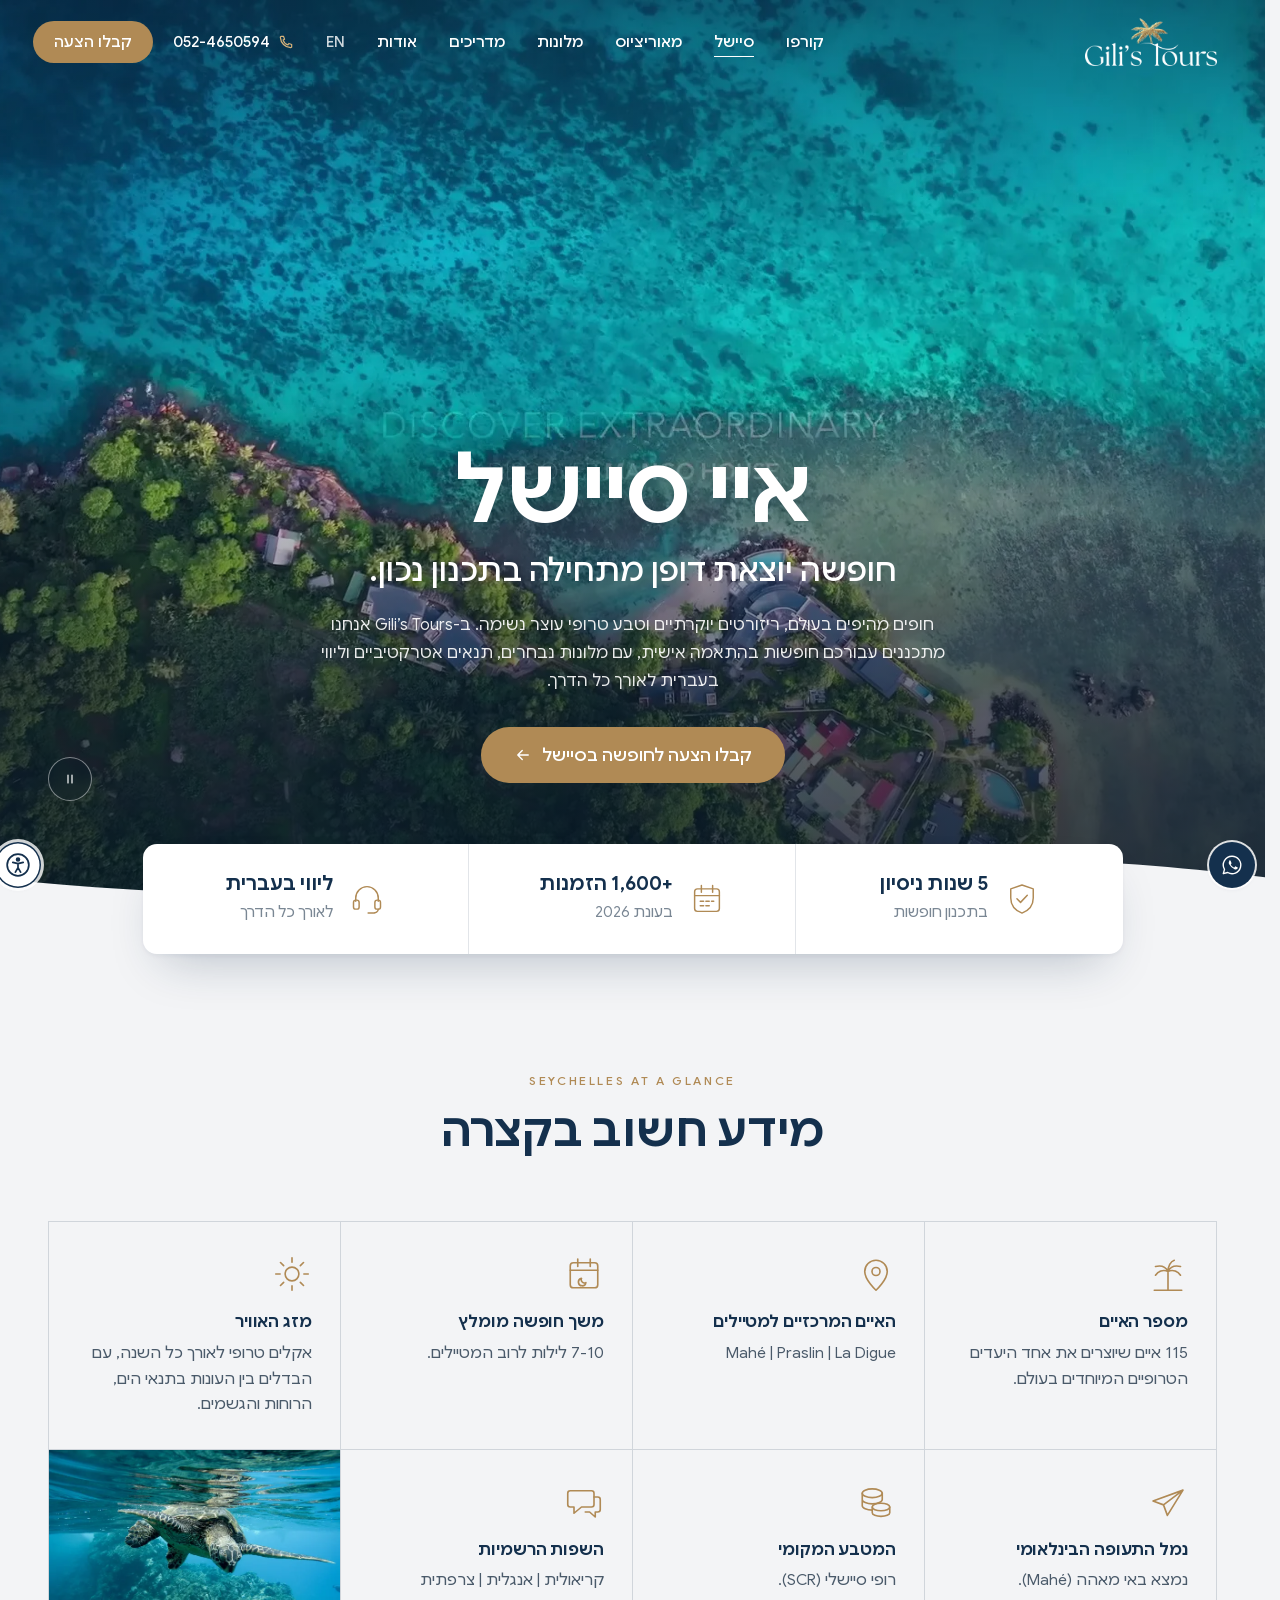
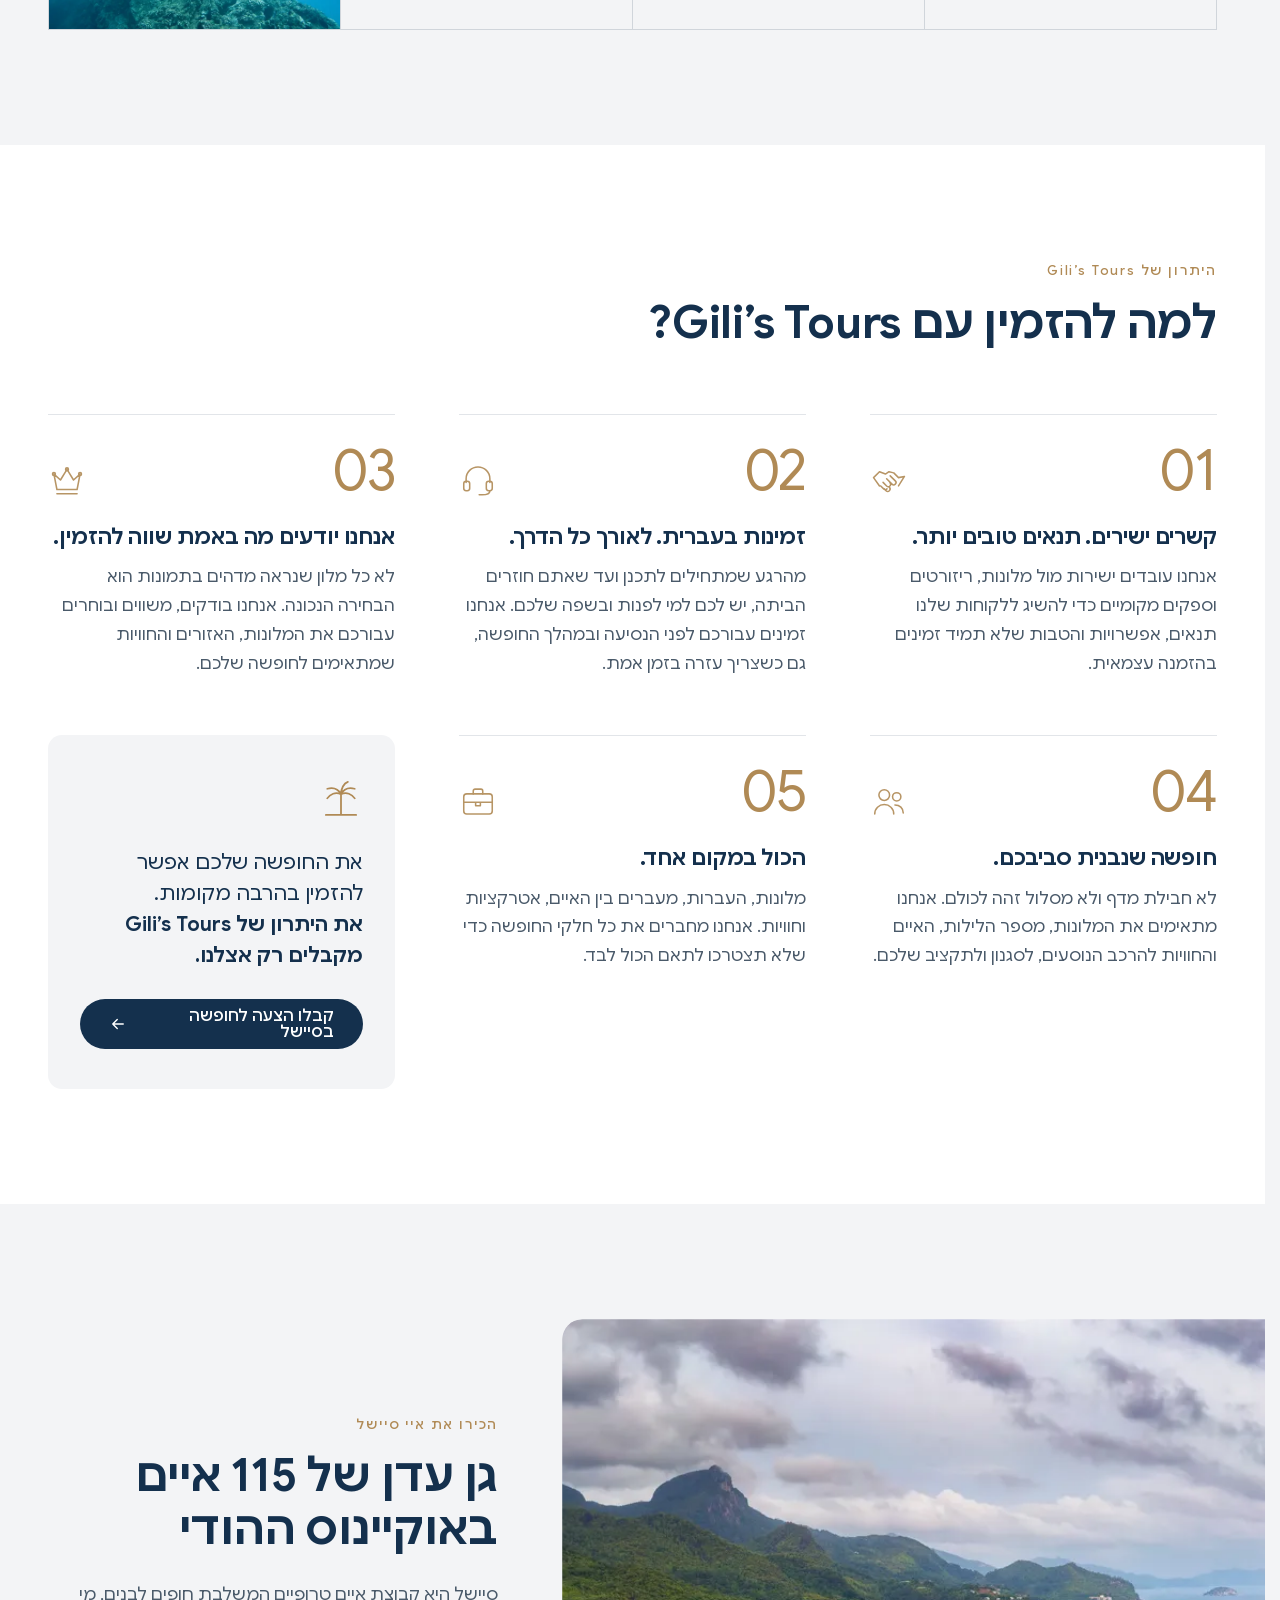
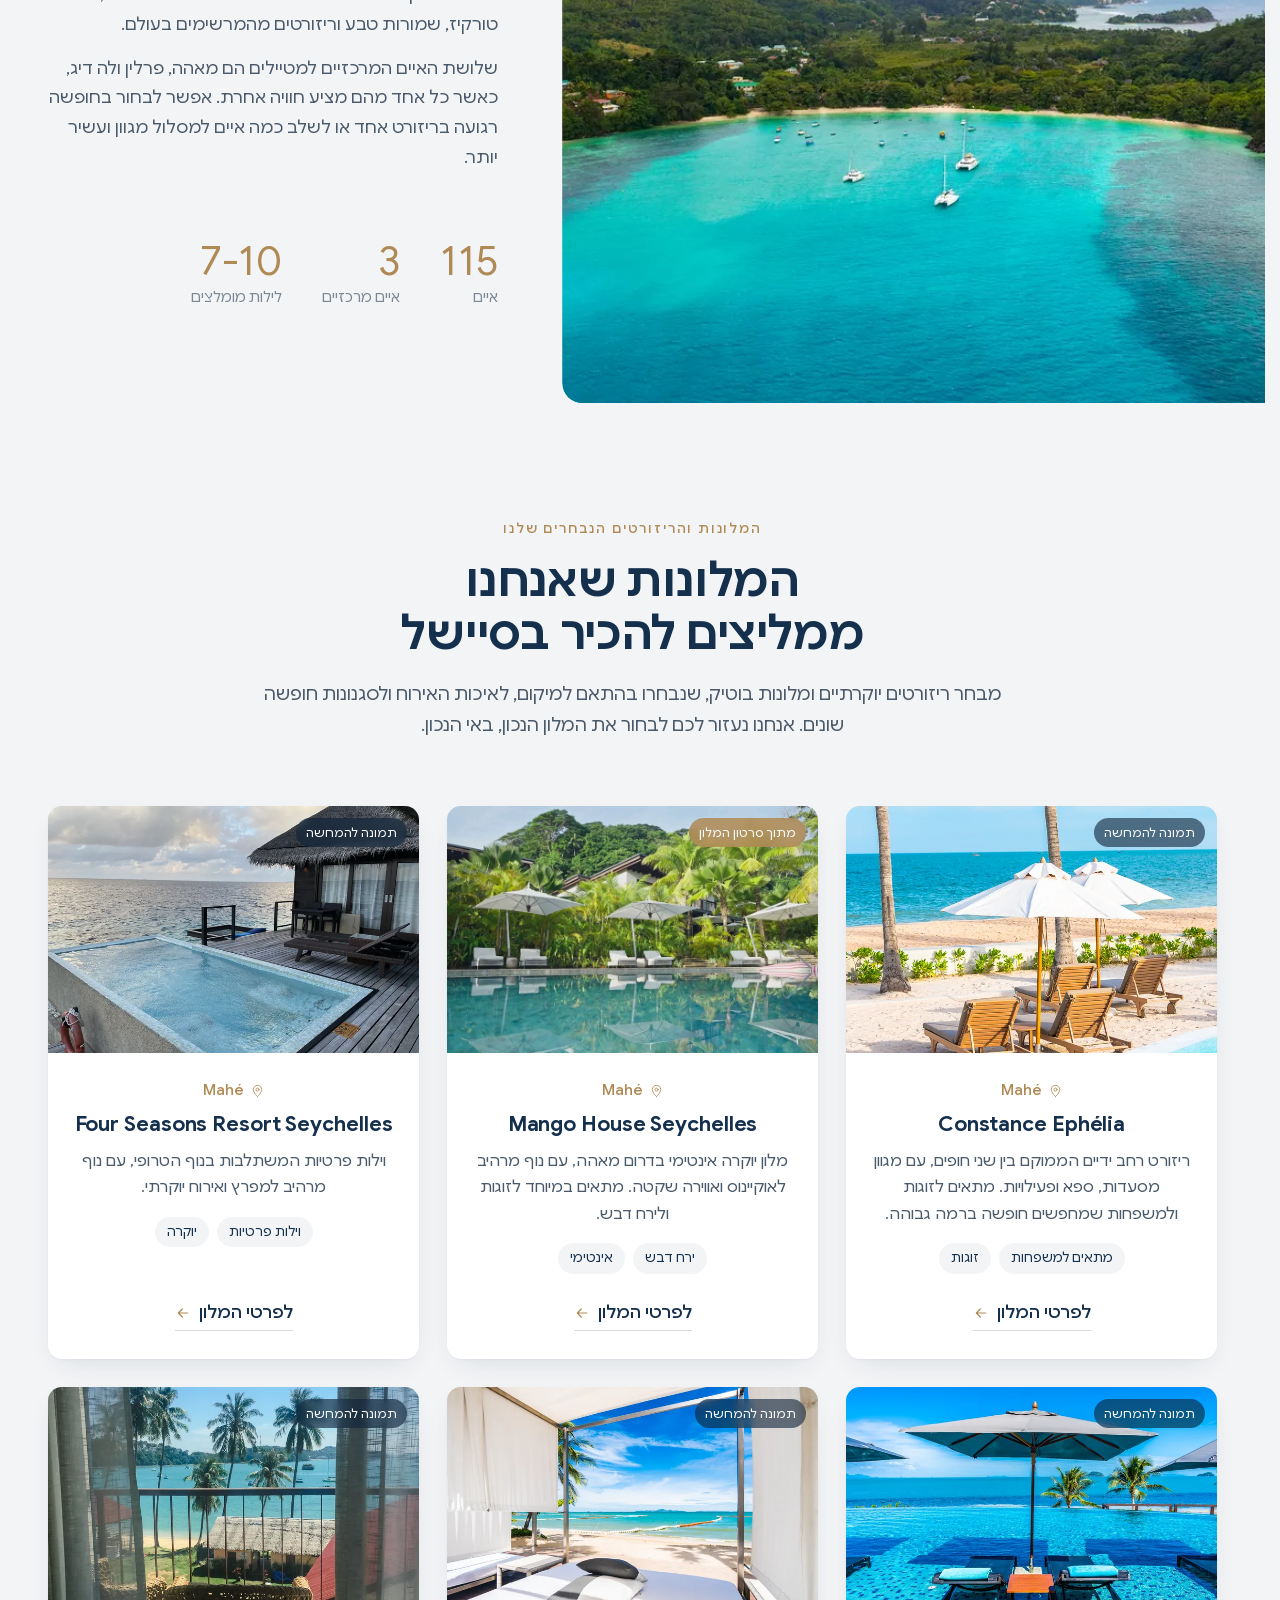
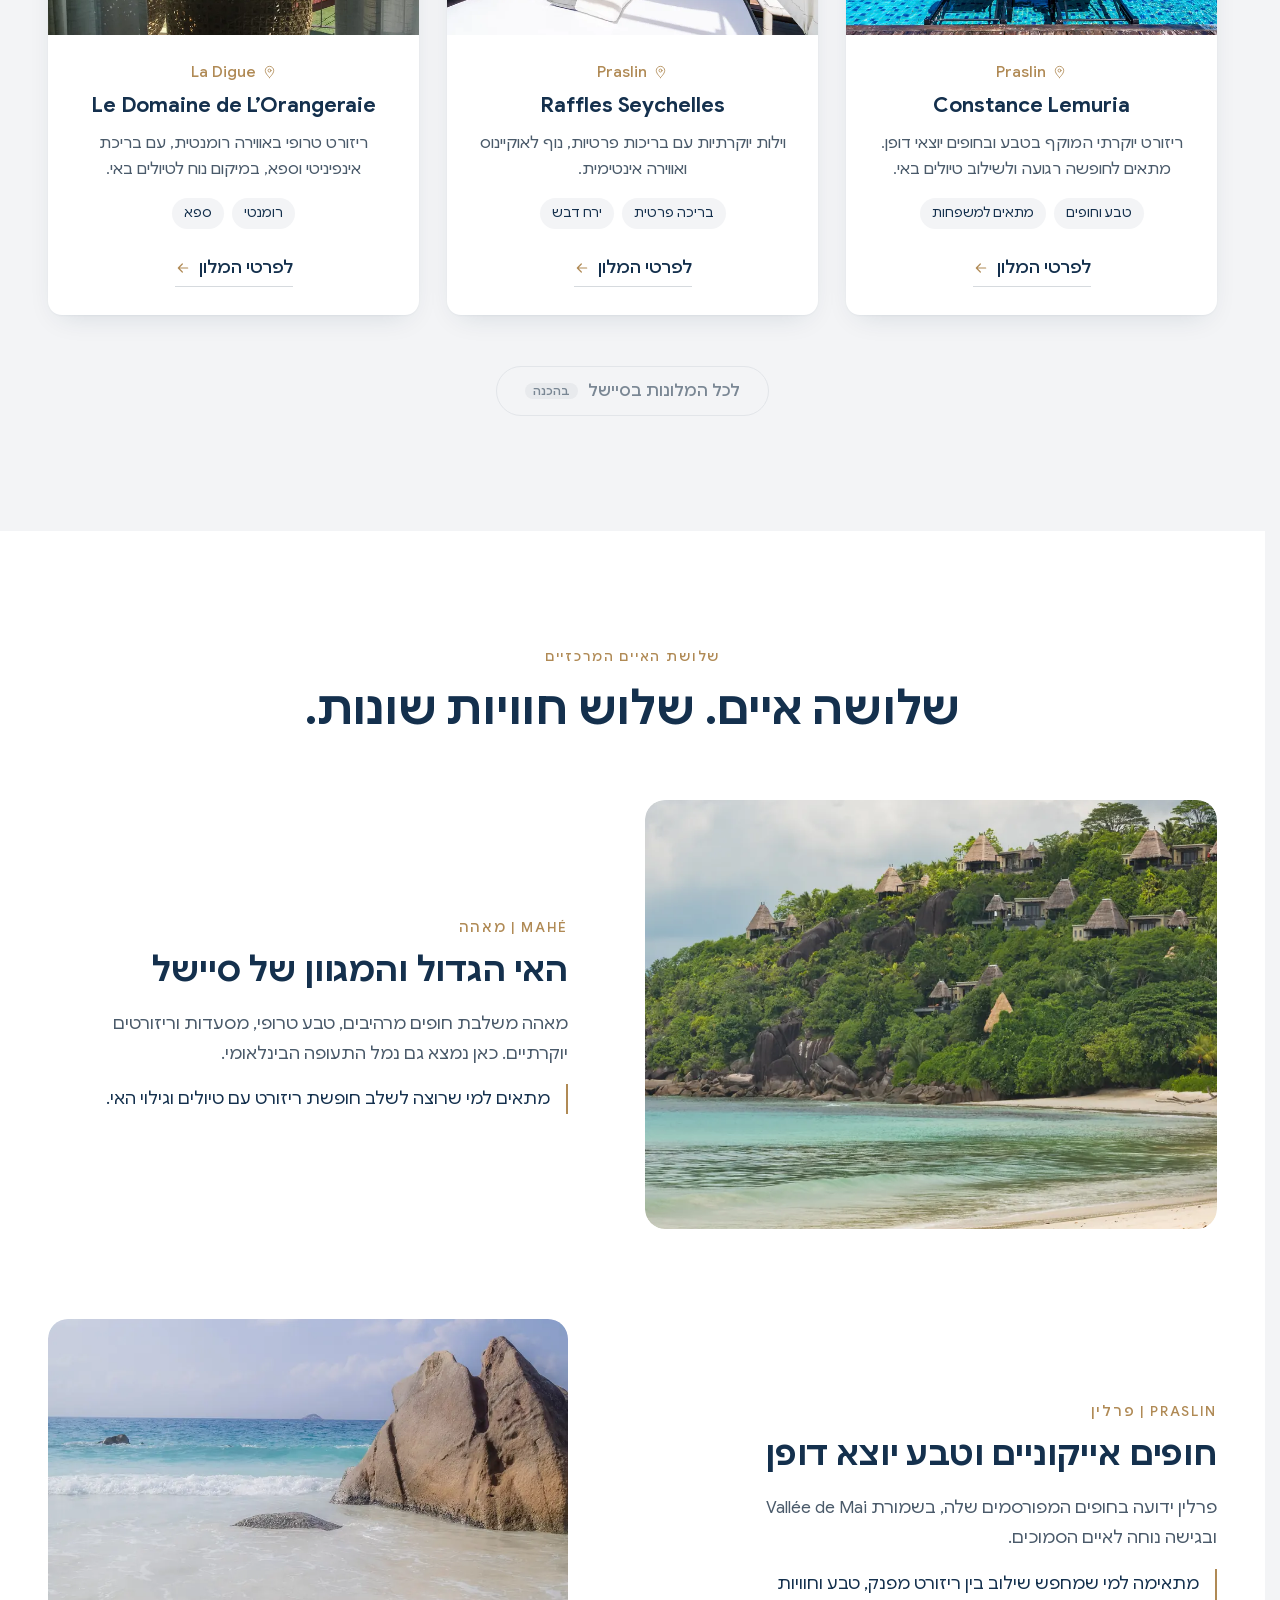
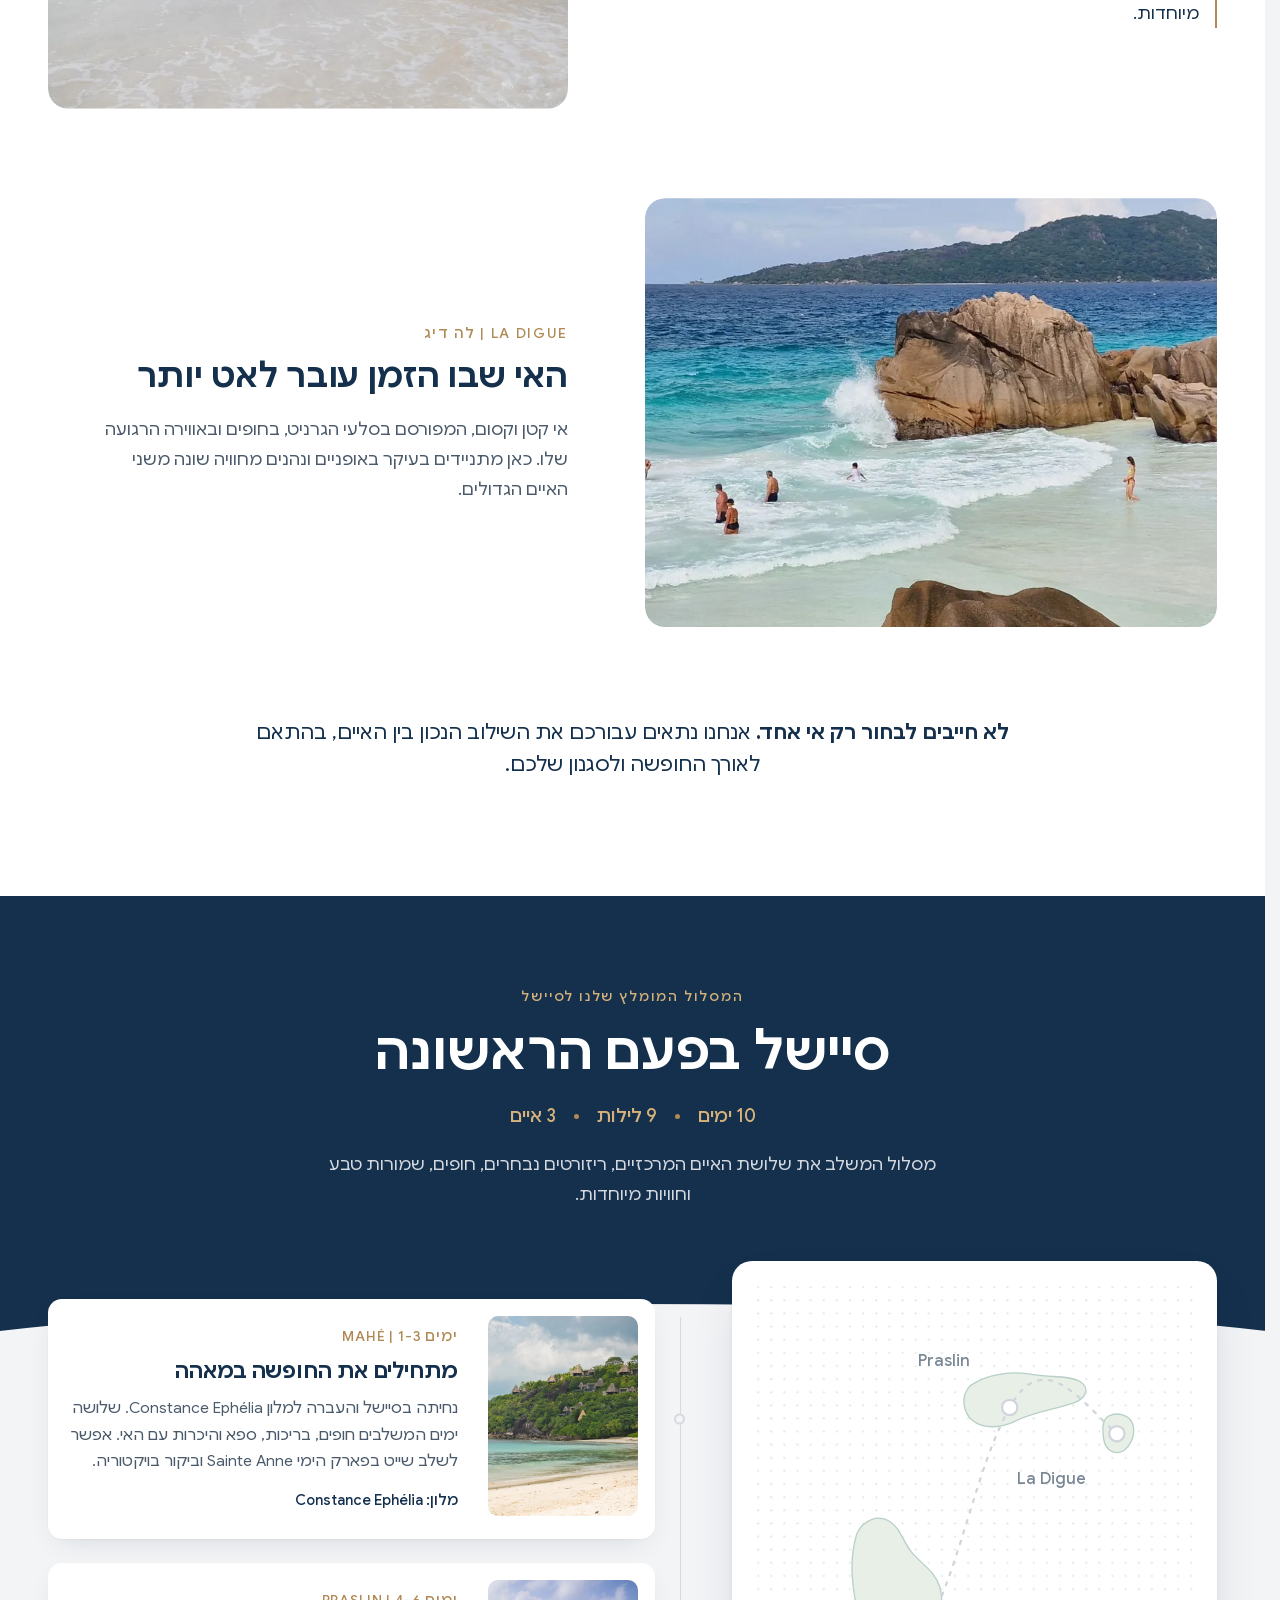
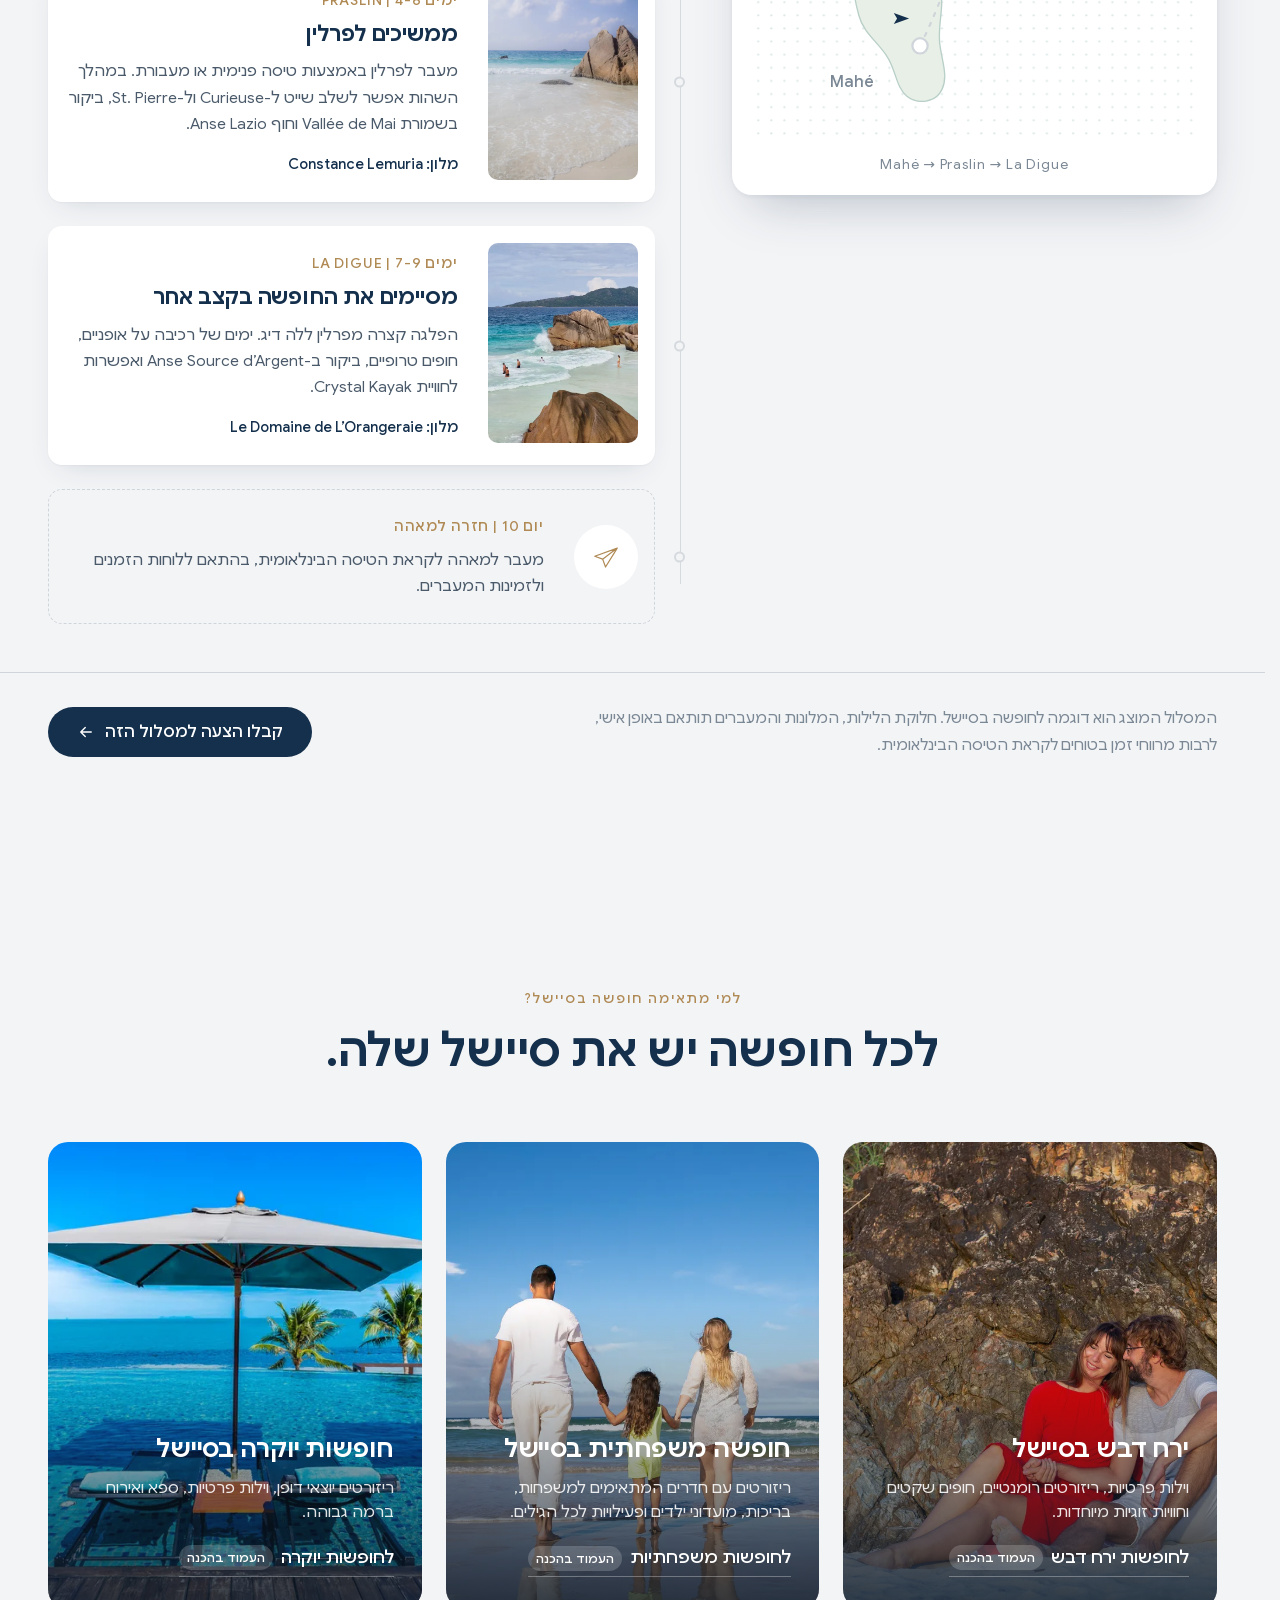
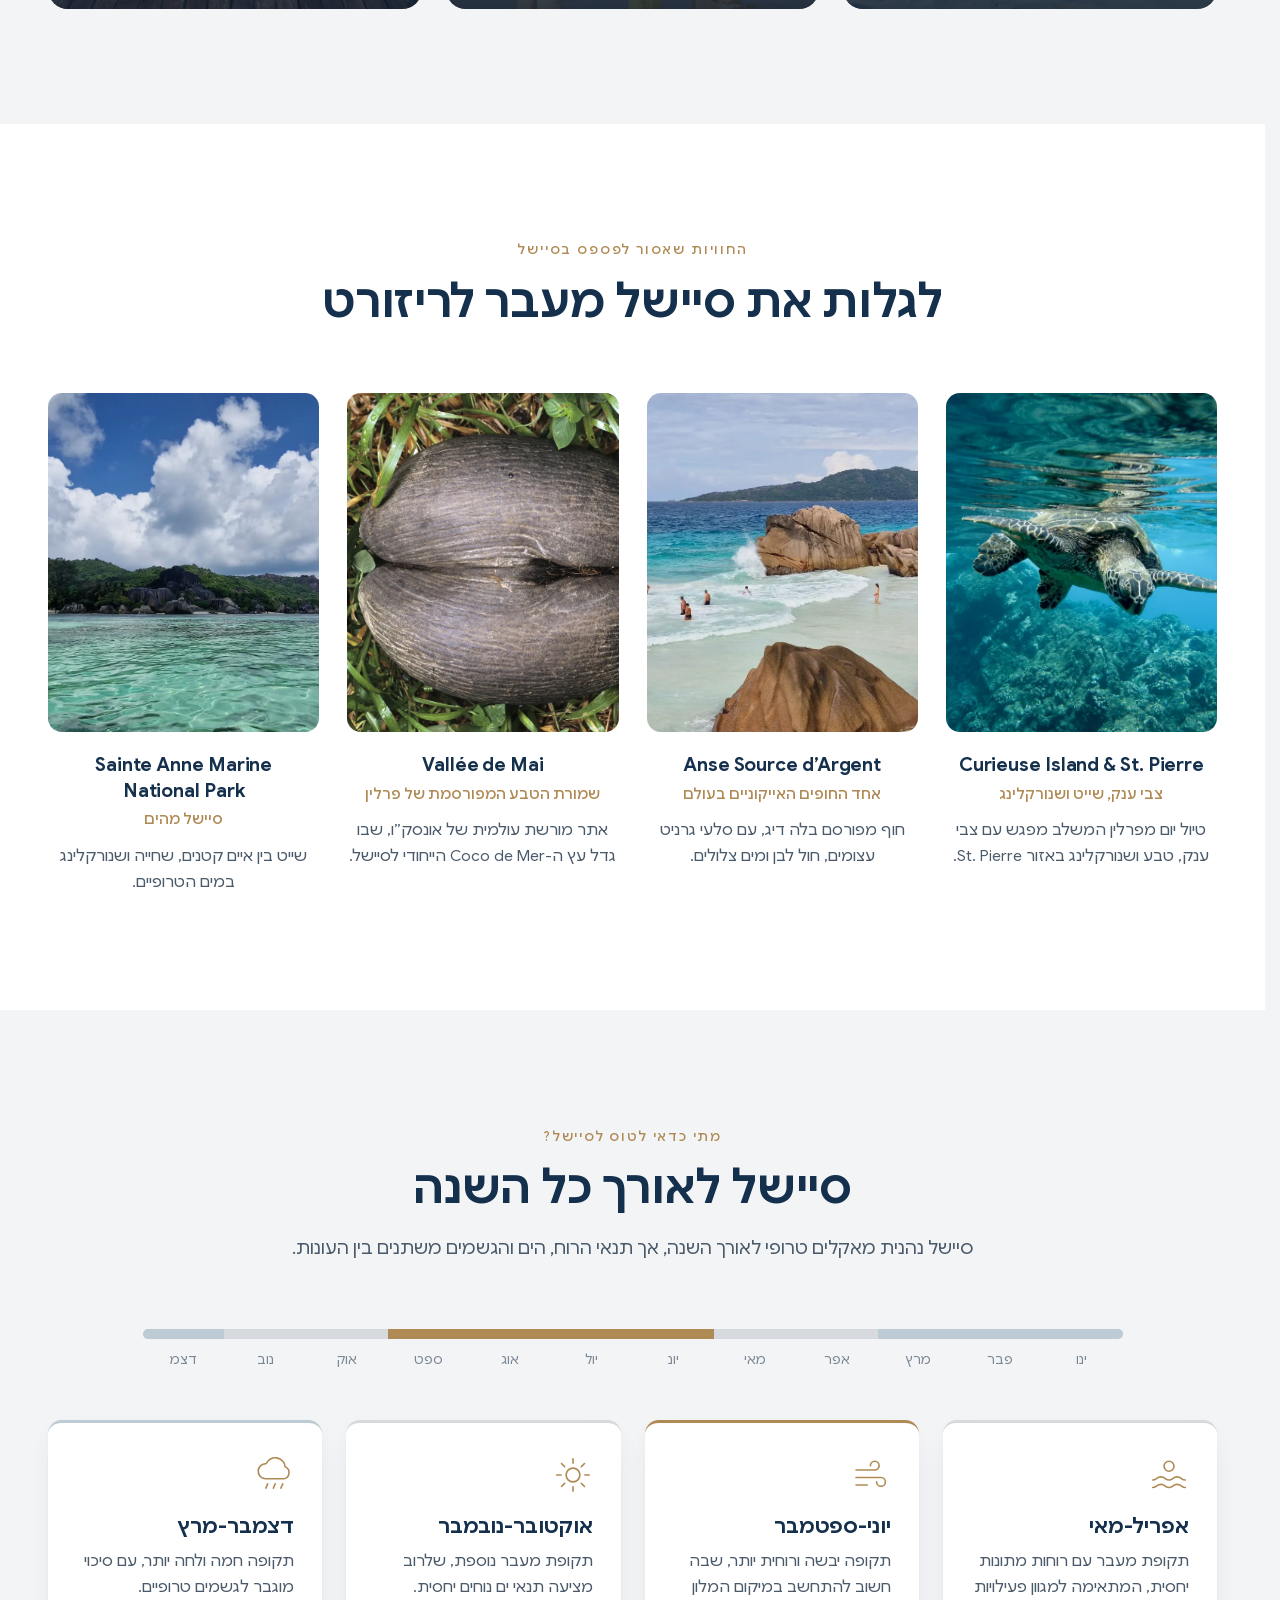
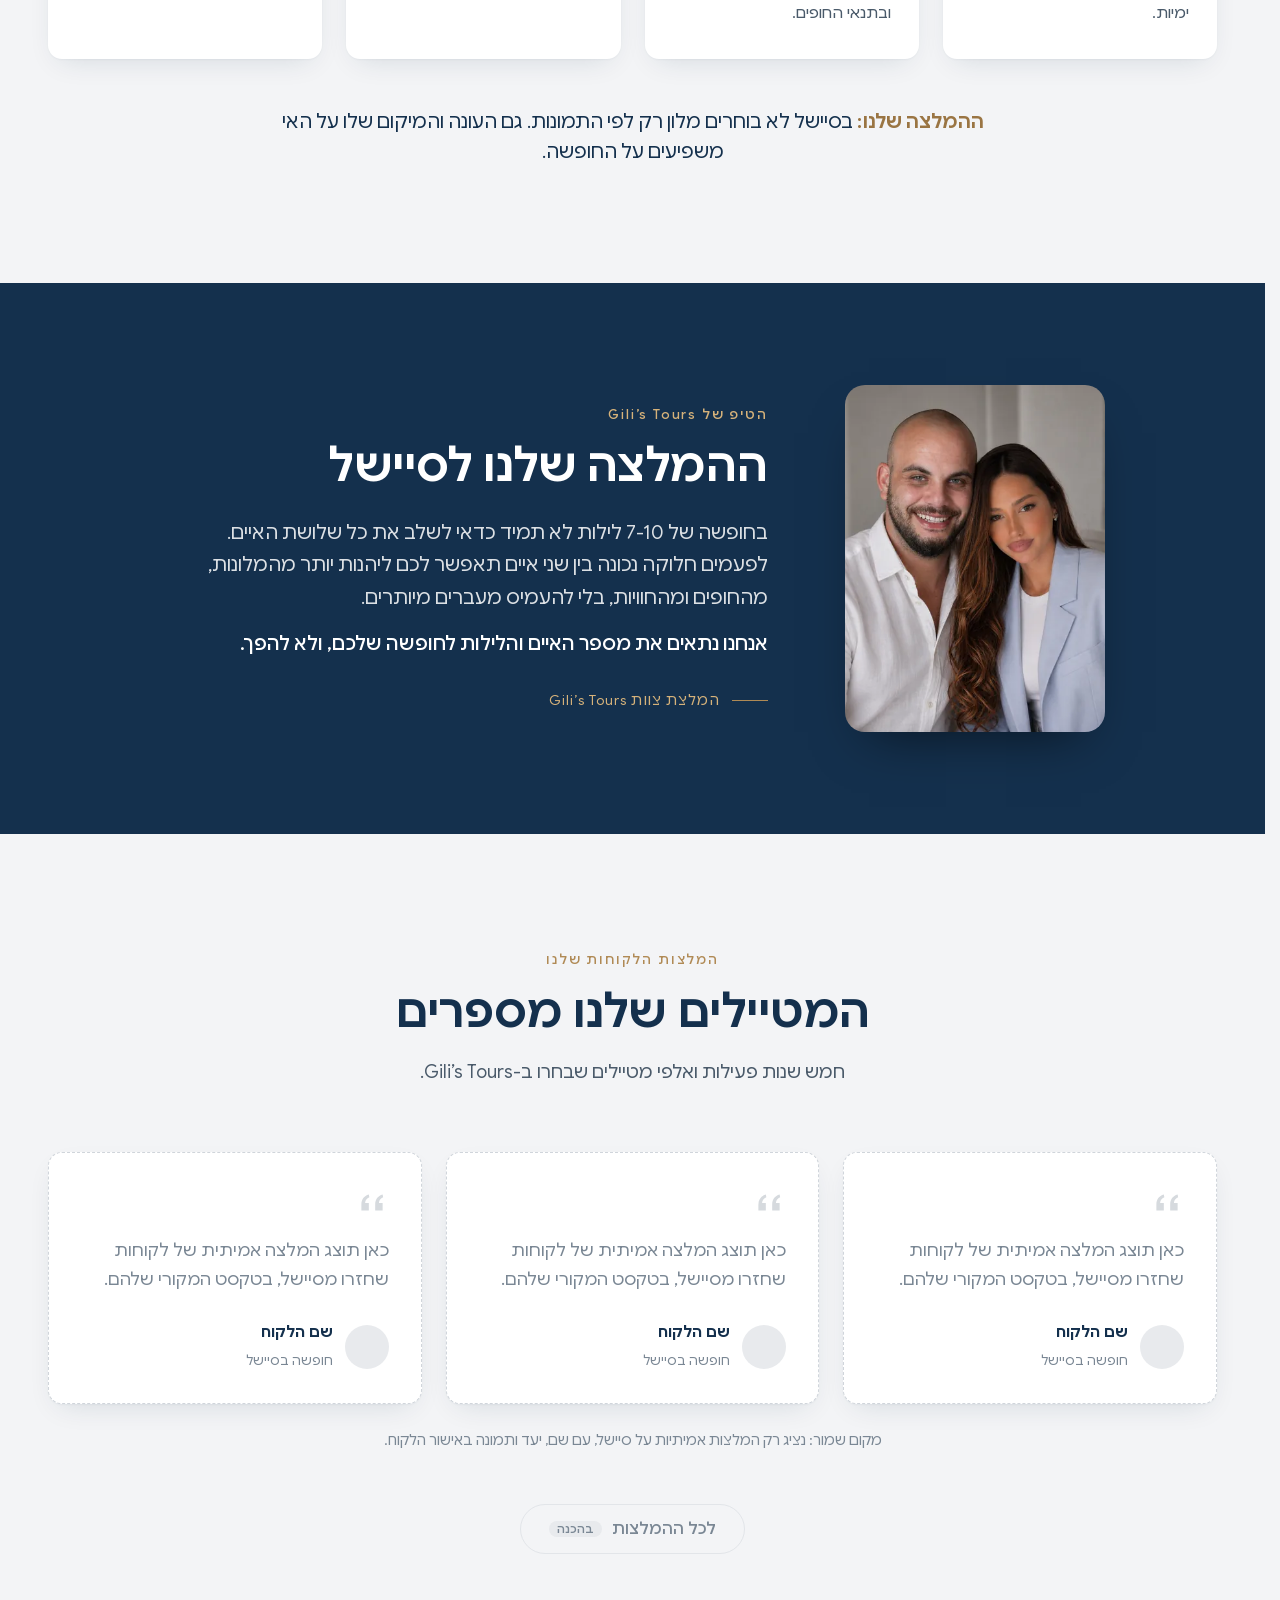
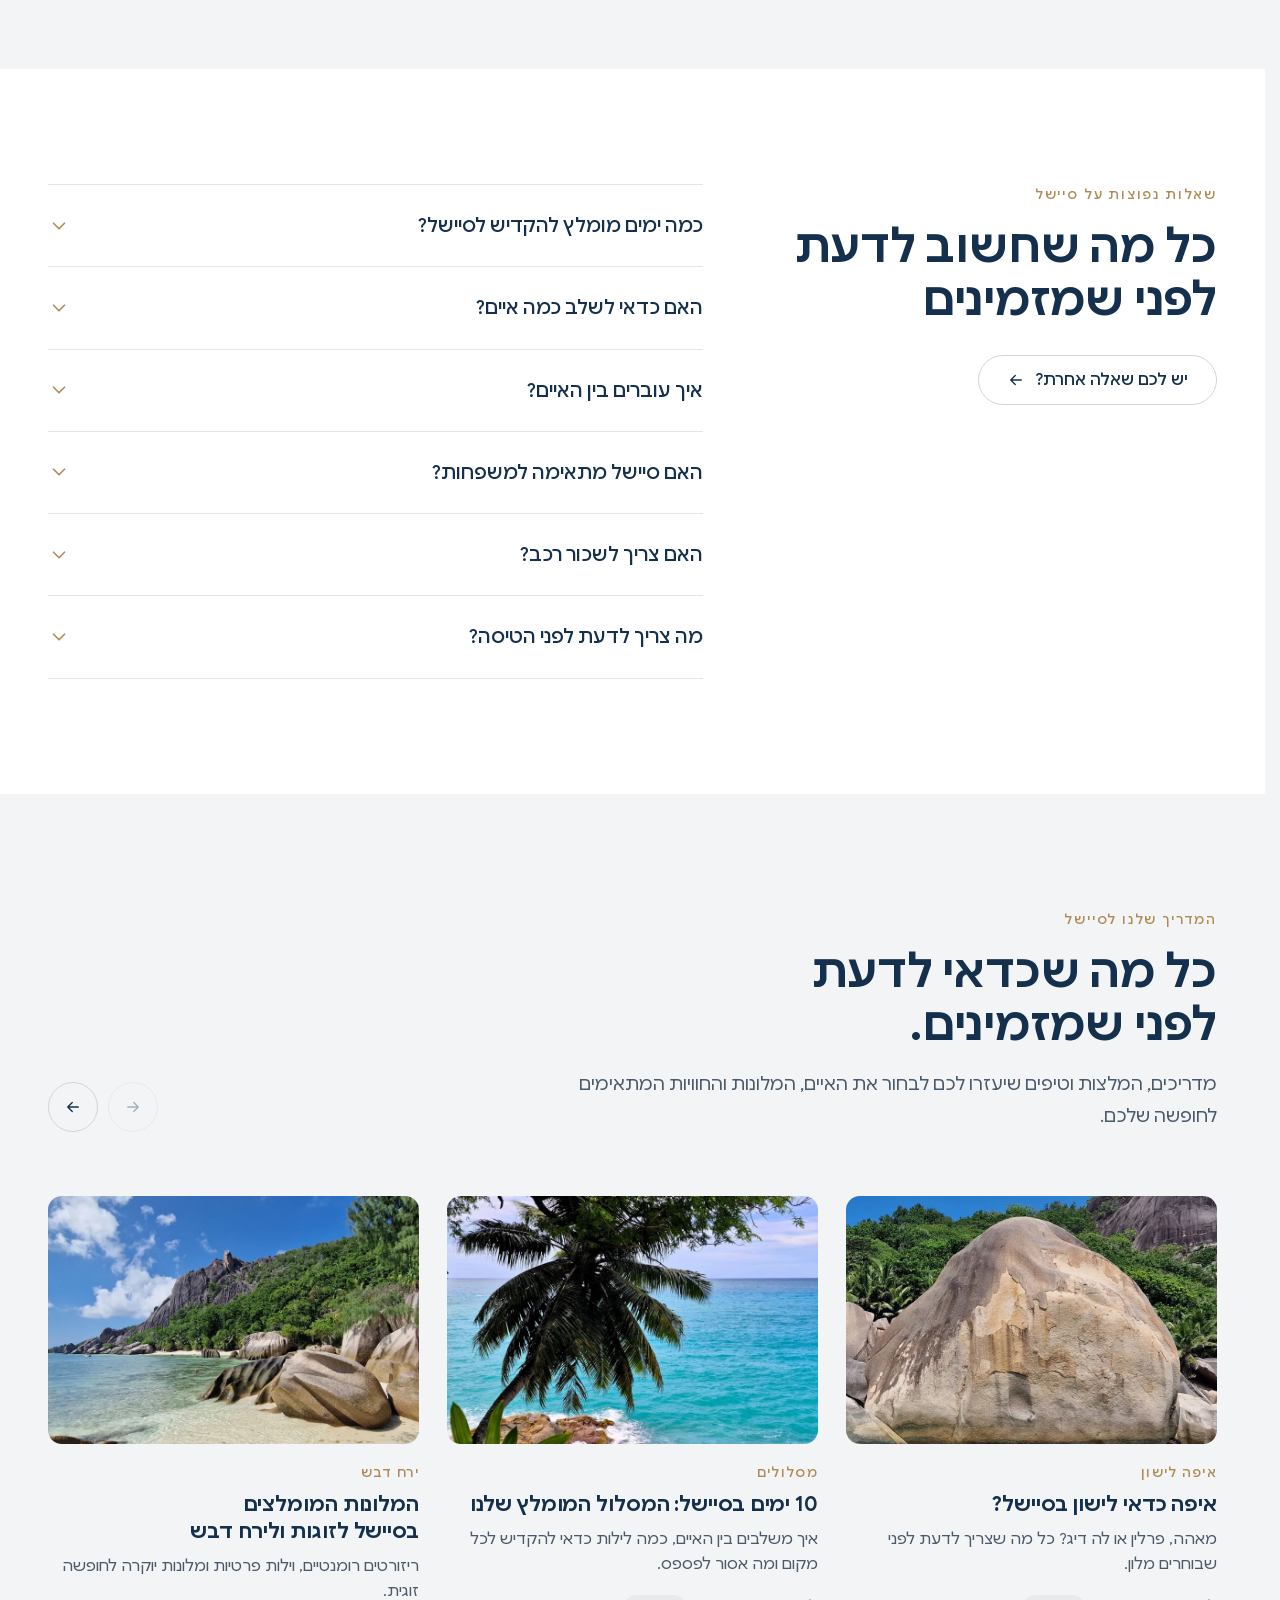
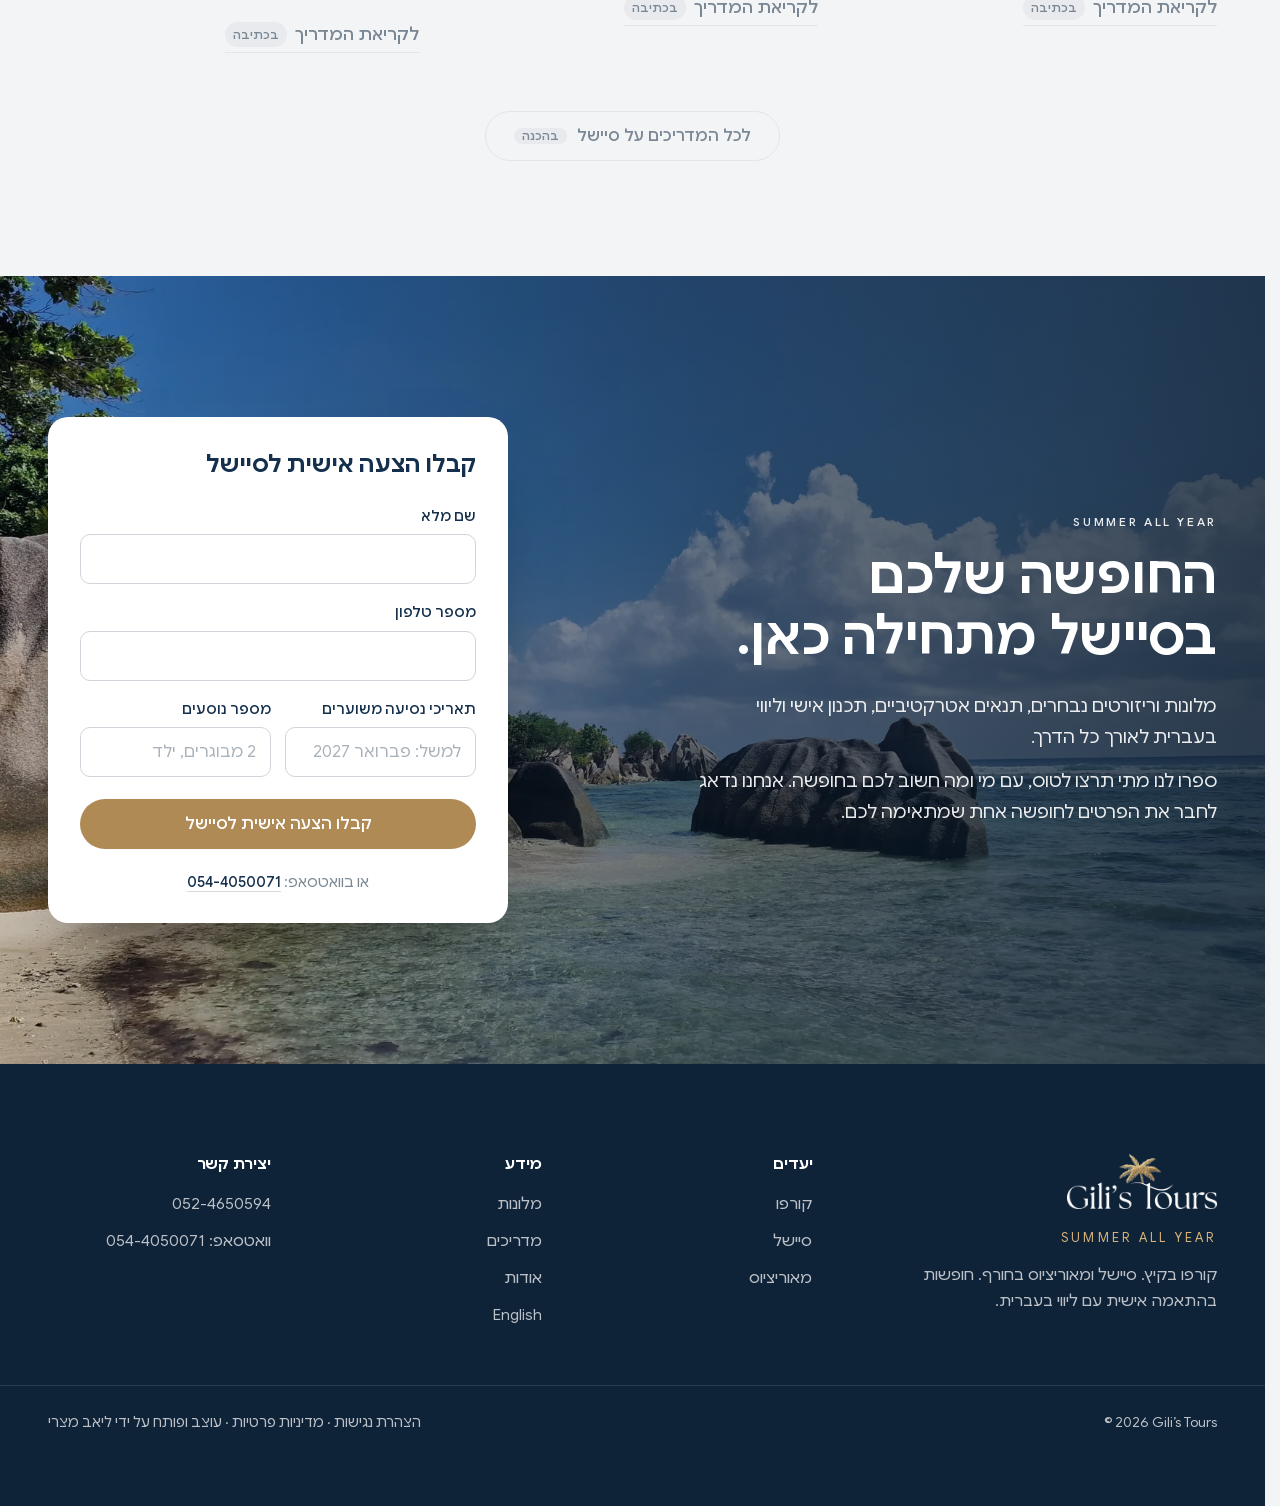
<file: v2/seychelles.html>
<!doctype html>
<html lang="he" dir="rtl">
<head>
<meta charset="utf-8">
<meta name="viewport" content="width=device-width, initial-scale=1">
<meta name="robots" content="noindex, nofollow">
<title>חופשה בסיישל בהתאמה אישית | Gili's Tours</title>
<meta name="description" content="חופשה בסיישל בתכנון אישי: מלונות וריזורטים נבחרים במאהה, פרלין ולה דיג, תנאים אטרקטיביים וליווי בעברית לאורך כל הדרך.">
<link rel="icon" href="favicon.ico" sizes="any">
<link rel="icon" href="img/favicon-32.png" type="image/png" sizes="32x32">
<link rel="apple-touch-icon" href="img/apple-touch-icon.png">
<link rel="preload" href="fonts/google-sans-400.woff2" as="font" type="font/woff2" crossorigin>
<link rel="preload" href="fonts/google-sans-700.woff2" as="font" type="font/woff2" crossorigin>
<link rel="preload" href="img/hero-poster-1920.webp" as="image">
<link rel="stylesheet" href="css/site.css?v=1793548752">
<script type="application/ld+json">
{"@context":"https://schema.org","@type":"FAQPage","mainEntity":[
{"@type":"Question","name":"כמה ימים מומלץ להקדיש לסיישל?","acceptedAnswer":{"@type":"Answer","text":"לרוב נמליץ על 7-10 לילות, בהתאם למספר האיים ולסגנון החופשה. מי שמעוניין לשלב שלושה איים יכול להרוויח משהות ארוכה יותר."}},
{"@type":"Question","name":"האם כדאי לשלב כמה איים?","acceptedAnswer":{"@type":"Answer","text":"בהחלט אפשר. שילוב בין מאהה, פרלין ולה דיג מאפשר להכיר צדדים שונים של סיישל. עם זאת, לא בכל חופשה חייבים לבקר בשלושתם."}},
{"@type":"Question","name":"איך עוברים בין האיים?","acceptedAnswer":{"@type":"Answer","text":"בין מאהה לפרלין ניתן לעבור בטיסה פנימית או במעבורת. בין פרלין ללה דיג פועלות מעבורות."}},
{"@type":"Question","name":"האם סיישל מתאימה למשפחות?","acceptedAnswer":{"@type":"Answer","text":"כן. יש בסיישל ריזורטים המציעים חדרים משפחתיים, מועדוני ילדים ופעילויות המתאימות למשפחות."}},
{"@type":"Question","name":"האם צריך לשכור רכב?","acceptedAnswer":{"@type":"Answer","text":"במאהה ובפרלין רכב יכול להיות שימושי למי שמעוניין לטייל עצמאית. בלה דיג נהוג להתנייד בעיקר באופניים."}},
{"@type":"Question","name":"מה צריך לדעת לפני הטיסה?","acceptedAnswer":{"@type":"Answer","text":"חשוב לבדוק את תנאי הכניסה, אישור הנסיעה, דרישות המסמכים ולוחות הזמנים של המעברים בין האיים."}}
]}
</script>
<script src="https://crm.liavmatzri.co.il/review.js" defer></script>
</head>
<body>
<a class="skip" href="#main">דילוג לתוכן</a>

<svg width="0" height="0" style="position:absolute" aria-hidden="true">
  <defs>
    <symbol id="i-palm" viewBox="0 0 32 32"><path d="M16 29V14M16 14c-2-4-6-5-10-4M16 14c2-4 6-5 10-4M16 14c-4-2-8 0-10 3M16 14c4-2 8 0 10 3M16 14c0-4 2-8 5-9M5 29h22"/></symbol>
    <symbol id="i-pin" viewBox="0 0 32 32"><path d="M16 29s9-8.2 9-15a9 9 0 0 0-18 0c0 6.8 9 15 9 15z"/><circle cx="16" cy="14" r="3.2"/></symbol>
    <symbol id="i-moon" viewBox="0 0 32 32"><rect x="5" y="7" width="22" height="20" rx="2.5"/><path d="M5 13h22M11 4v6M21 4v6M14 19.5a3 3 0 1 0 3.5 3.4 2.6 2.6 0 0 1-3.5-3.4z"/></symbol>
    <symbol id="i-sun" viewBox="0 0 32 32"><circle cx="16" cy="16" r="5.5"/><path d="M16 3v3.5M16 25.5V29M3 16h3.5M25.5 16H29M6.8 6.8l2.5 2.5M22.7 22.7l2.5 2.5M6.8 25.2l2.5-2.5M22.7 9.3l2.5-2.5"/></symbol>
    <symbol id="i-plane" viewBox="0 0 32 32"><path d="M28 6.5 4 15.2l8.4 3.1 3.1 8.4L28 6.5zM12.4 18.3 28 6.5"/></symbol>
    <symbol id="i-coins" viewBox="0 0 32 32"><ellipse cx="13" cy="9" rx="8" ry="3.5"/><path d="M5 9v5c0 1.9 3.6 3.5 8 3.5s8-1.6 8-3.5V9M5 14v5c0 1.9 3.6 3.5 8 3.5"/><ellipse cx="20" cy="20" rx="7" ry="3"/><path d="M13 20v4.5c0 1.7 3.1 3 7 3s7-1.3 7-3V20"/></symbol>
    <symbol id="i-chat" viewBox="0 0 32 32"><path d="M5 7h17a2 2 0 0 1 2 2v9a2 2 0 0 1-2 2h-8l-6 5v-5H5a2 2 0 0 1-2-2V9a2 2 0 0 1 2-2z"/><path d="M24 12h3a2 2 0 0 1 2 2v8a2 2 0 0 1-2 2h-2v4l-4.5-4H17"/></symbol>
    <symbol id="i-shield" viewBox="0 0 32 32"><path d="M16 3.5 26 7v8c0 6.5-4.3 11.2-10 13.5C10.3 26.2 6 21.5 6 15V7l10-3.5z"/><path d="m11.5 15.8 3.2 3.2 6-6.4"/></symbol>
    <symbol id="i-cal" viewBox="0 0 32 32"><rect x="5" y="7" width="22" height="20" rx="2.5"/><path d="M5 13h22M11 4v6M21 4v6M10 18h3M15 18h3M20 18h2M10 22h3M15 22h3"/></symbol>
    <symbol id="i-headset" viewBox="0 0 32 32"><path d="M6 18v-3a10 10 0 0 1 20 0v3"/><rect x="4" y="17" width="5" height="8" rx="2"/><rect x="23" y="17" width="5" height="8" rx="2"/><path d="M26 25c0 2.2-2.5 3.5-6.5 3.5H17"/></symbol>
    <symbol id="i-wind" viewBox="0 0 32 32"><path d="M4 12h15a3.5 3.5 0 1 0-3.5-3.5M4 18h20a3.5 3.5 0 1 1-3.5 3.5M4 24h9"/></symbol>
    <symbol id="i-wave" viewBox="0 0 32 32"><path d="M3 20c3 0 3-2.5 6.5-2.5S13 20 16 20s3-2.5 6.5-2.5S26 20 29 20M3 26c3 0 3-2.5 6.5-2.5S13 26 16 26s3-2.5 6.5-2.5S26 26 29 26"/><circle cx="16" cy="9" r="4"/></symbol>
    <symbol id="i-rain" viewBox="0 0 32 32"><path d="M9 19a6 6 0 0 1 .7-12 8 8 0 0 1 15.3 2.5A5 5 0 0 1 24 19H9z"/><path d="M11 23l-1.5 3.5M17 23l-1.5 3.5M23 23l-1.5 3.5"/></symbol>
    <symbol id="i-arrow" viewBox="0 0 24 24"><path d="M19 12H5M11 6l-6 6 6 6"/></symbol>
    <symbol id="i-arrow-r" viewBox="0 0 24 24"><path d="M5 12h14M13 6l6 6-6 6"/></symbol>
    <symbol id="i-down" viewBox="0 0 24 24"><path d="m6 9 6 6 6-6"/></symbol>
    <symbol id="i-phone" viewBox="0 0 24 24"><path d="M5 3.5h3.2l1.6 4.2-2.1 1.4a11 11 0 0 0 7.2 7.2l1.4-2.1 4.2 1.6V19a1.5 1.5 0 0 1-1.6 1.5A16.5 16.5 0 0 1 3.5 5.1 1.5 1.5 0 0 1 5 3.5z"/></symbol>
    <symbol id="i-pause" viewBox="0 0 24 24"><path d="M9 6v12M15 6v12"/></symbol>
    <symbol id="i-play" viewBox="0 0 24 24"><path d="M8 5.5v13l10.5-6.5L8 5.5z"/></symbol>
    <symbol id="i-quote" viewBox="0 0 32 32"><path d="M13 9c-4.5 1.3-7 4.6-7 9.5V24h7v-7H9.5c.2-2.8 1.6-4.6 4-5.5L13 9zM26 9c-4.5 1.3-7 4.6-7 9.5V24h7v-7h-3.5c.2-2.8 1.6-4.6 4-5.5L26 9z"/></symbol>
    <symbol id="i-access" viewBox="0 0 24 24"><circle cx="12" cy="12" r="10"/><circle cx="12" cy="7" r="1.3" fill="currentColor"/><path d="M7.2 9.6 12 10.8l4.8-1.2M12 10.8v3.6M12 14.4l-2.4 4.2M12 14.4l2.4 4.2"/></symbol>
    <symbol id="i-x" viewBox="0 0 24 24"><path d="M6 6l12 12M18 6 6 18"/></symbol>
    <symbol id="i-wa" viewBox="0 0 24 24"><path d="M12 2.5a9.5 9.5 0 0 0-8.2 14.3L2.5 21.5l4.8-1.3A9.5 9.5 0 1 0 12 2.5z"/><path d="M8.6 7.6c.2-.4.5-.4.8-.4h.6c.2 0 .4 0 .6.5l.8 2c.1.2.1.4 0 .6l-.6.8c-.1.2-.2.3 0 .6.5.9 1.2 1.7 2 2.3.6.4 1 .6 1.3.7.2.1.4 0 .5-.1l.8-1c.2-.2.4-.2.6-.1l1.9.9c.3.1.4.2.4.4 0 .5-.1 1.2-.7 1.6-.5.4-1.4.7-2.4.4a11.4 11.4 0 0 1-6.3-5.6c-.6-1.2-.6-2.4.1-3.3z" fill="currentColor" stroke="none"/></symbol>
    <symbol id="i-hand" viewBox="0 0 32 32"><path d="M3 14l5-5 5 2 3-2 4 1 4 4 5-1M3 14l5 7M29 13l-5 8M11 18l3 3c.8.8 2 .8 2.8 0 .8-.8.8-2 0-2.8M14 15l4.5 4.5c.8.8 2 .8 2.8 0s.8-2 0-2.8L17 12.5M9 21l2.5 2.5c.8.8 2 .8 2.8 0M12 23.5l1.5 1.5c.8.8 2 .8 2.8 0s.8-2 0-2.8"/></symbol>
    <symbol id="i-crown" viewBox="0 0 32 32"><path d="M5 11l5.5 5L16 7l5.5 9L27 11l-2.5 13h-17L5 11zM7.5 27.5h17"/><circle cx="16" cy="7" r="1.2"/><circle cx="5" cy="11" r="1.2"/><circle cx="27" cy="11" r="1.2"/></symbol>
    <symbol id="i-users" viewBox="0 0 32 32"><circle cx="12" cy="11" r="4.5"/><path d="M4 27c0-4.7 3.6-8 8-8s8 3.3 8 8"/><circle cx="22.5" cy="12.5" r="3.5"/><path d="M21 19.3c4 0 7 2.7 7 6.7"/></symbol>
    <symbol id="i-case" viewBox="0 0 32 32"><rect x="4" y="10" width="24" height="17" rx="2.5"/><path d="M12 10V7.5A1.5 1.5 0 0 1 13.5 6h5A1.5 1.5 0 0 1 20 7.5V10M4 17h24M14 17v3h4v-3"/></symbol>
  </defs>
</svg>

<header class="hdr" id="hdr">
  <div class="hdr-in">
    <a class="logo" href="#" aria-label="Gili's Tours, לעמוד הבית">
      <img class="logo-w" src="img/logo-white.png" alt="" width="179" height="66">
      <img class="logo-c" src="img/logo-teal.png" alt="" width="179" height="66">
    </a>
    <nav class="nav" id="nav" aria-label="ראשי">
      <ul>
        <li><a href="#">קורפו</a></li>
        <li><a href="#" aria-current="page">סיישל</a></li>
        <li><a href="#">מאוריציוס</a></li>
        <li><a href="#hotels">מלונות</a></li>
        <li><a href="#guide">מדריכים</a></li>
        <li><a href="#">אודות</a></li>
        <li class="nav-en"><a href="#" lang="en" hreflang="en">EN</a></li>
      </ul>
    </nav>
    <div class="hdr-act">
      <a class="hdr-tel" href="tel:+972524650594"><svg class="ic"><use href="#i-phone"/></svg><span dir="ltr">052-4650594</span></a>
      <a class="btn btn-sm btn-gold" href="#contact">קבלו הצעה</a>
      <button class="burger" id="burger" aria-expanded="false" aria-controls="nav" aria-label="תפריט"><span></span><span></span></button>
    </div>
  </div>
</header>

<main id="main">

<!-- 01 HERO -->
<section class="hero" aria-labelledby="hero-t">
  <div class="hero-media" aria-hidden="true">
    <video id="heroVid" autoplay muted loop playsinline preload="metadata" poster="img/hero-poster-1920.webp">
      <source src="media/hero-m.mp4" type="video/mp4" media="(max-width: 700px)">
      <source src="media/hero.mp4" type="video/mp4">
    </video>
  </div>
  <div class="hero-shade" aria-hidden="true"></div>
  <div class="hero-in wrap">
    <h1 id="hero-t">איי סיישל</h1>
    <p class="hero-sub">חופשה יוצאת דופן מתחילה בתכנון נכון.</p>
    <p class="hero-lead">חופים מהיפים בעולם, ריזורטים יוקרתיים וטבע טרופי עוצר נשימה. ב-Gili’s Tours אנחנו מתכננים עבורכם חופשות בהתאמה אישית, עם מלונות נבחרים, תנאים אטרקטיביים וליווי בעברית לאורך כל הדרך.</p>
    <a class="btn btn-gold btn-lg" href="#contact">קבלו הצעה לחופשה בסיישל <svg class="ic"><use href="#i-arrow"/></svg></a>
  </div>
  <button class="vid-toggle" id="vidToggle" aria-label="עצירת הסרטון" aria-pressed="false"><svg class="ic"><use href="#i-pause"/></svg></button>
  <svg class="hero-wave" viewBox="0 0 1440 60" preserveAspectRatio="none" aria-hidden="true"><path d="M0 60V34c180 18 360 26 560 14S940 6 1140 10c120 2 220 12 300 22v28H0z"/></svg>
</section>

<div class="trust wrap" role="list" aria-label="בקצרה עלינו">
  <div class="trust-i" role="listitem"><svg class="ic-l"><use href="#i-shield"/></svg><div><b>5 שנות ניסיון</b><span>בתכנון חופשות</span></div></div>
  <div class="trust-i" role="listitem"><svg class="ic-l"><use href="#i-cal"/></svg><div><b><span dir="ltr">1,600+</span> הזמנות</b><span>בעונת 2026</span></div></div>
  <div class="trust-i" role="listitem"><svg class="ic-l"><use href="#i-headset"/></svg><div><b>ליווי בעברית</b><span>לאורך כל הדרך</span></div></div>
</div>

<!-- מידע חשוב בקצרה -->
<section class="sec facts" aria-labelledby="facts-t">
  <div class="wrap">
    <header class="sec-h rv">
      <p class="eyebrow" lang="en">Seychelles at a glance</p>
      <h2 id="facts-t">מידע חשוב בקצרה</h2>
    </header>
    <ul class="facts-g">
      <li class="rv"><svg class="ic-l"><use href="#i-palm"/></svg><div><h3>מספר האיים</h3><p>115 איים שיוצרים את אחד היעדים הטרופיים המיוחדים בעולם.</p></div></li>
      <li class="rv"><svg class="ic-l"><use href="#i-pin"/></svg><div><h3>האיים המרכזיים למטיילים</h3><p lang="en" dir="ltr" class="ltr-r">Mahé | Praslin | La Digue</p></div></li>
      <li class="rv"><svg class="ic-l"><use href="#i-moon"/></svg><div><h3>משך חופשה מומלץ</h3><p>7-10 לילות לרוב המטיילים.</p></div></li>
      <li class="rv"><svg class="ic-l"><use href="#i-sun"/></svg><div><h3>מזג האוויר</h3><p>אקלים טרופי לאורך כל השנה, עם הבדלים בין העונות בתנאי הים, הרוחות והגשמים.</p></div></li>
      <li class="rv"><svg class="ic-l"><use href="#i-plane"/></svg><div><h3>נמל התעופה הבינלאומי</h3><p>נמצא באי מאהה (<span lang="en">Mahé</span>).</p></div></li>
      <li class="rv"><svg class="ic-l"><use href="#i-coins"/></svg><div><h3>המטבע המקומי</h3><p>רופי סיישלי (<span lang="en">SCR</span>).</p></div></li>
      <li class="rv"><svg class="ic-l"><use href="#i-chat"/></svg><div><h3>השפות הרשמיות</h3><p>קריאולית | אנגלית | צרפתית</p></div></li>
      <li class="facts-pic rv" aria-hidden="true"><img src="img/turtle-640.webp" alt="" width="640" height="480" loading="lazy"></li>
    </ul>
  </div>
</section>

<!-- 02 למה להזמין -->
<section class="sec why" aria-labelledby="why-t">
  <div class="wrap">
    <header class="sec-h sec-h-start rv">
      <p class="eyebrow">היתרון של Gili’s Tours</p>
      <h2 id="why-t">למה להזמין עם <span class="nw">Gili’s Tours?</span></h2>
    </header>
    <ol class="why-g">
      <li class="rv"><div class="why-top"><span class="num">01</span><svg class="ic-l"><use href="#i-hand"/></svg></div><h3>קשרים ישירים. תנאים טובים יותר.</h3><p>אנחנו עובדים ישירות מול מלונות, ריזורטים וספקים מקומיים כדי להשיג ללקוחות שלנו תנאים, אפשרויות והטבות שלא תמיד זמינים בהזמנה עצמאית.</p></li>
      <li class="rv"><div class="why-top"><span class="num">02</span><svg class="ic-l"><use href="#i-headset"/></svg></div><h3>זמינות בעברית. לאורך כל הדרך.</h3><p>מהרגע שמתחילים לתכנן ועד שאתם חוזרים הביתה, יש לכם למי לפנות ובשפה שלכם. אנחנו זמינים עבורכם לפני הנסיעה ובמהלך החופשה, גם כשצריך עזרה בזמן אמת.</p></li>
      <li class="rv"><div class="why-top"><span class="num">03</span><svg class="ic-l"><use href="#i-crown"/></svg></div><h3>אנחנו יודעים מה באמת שווה להזמין.</h3><p>לא כל מלון שנראה מדהים בתמונות הוא הבחירה הנכונה. אנחנו בודקים, משווים ובוחרים עבורכם את המלונות, האזורים והחוויות שמתאימים לחופשה שלכם.</p></li>
      <li class="rv"><div class="why-top"><span class="num">04</span><svg class="ic-l"><use href="#i-users"/></svg></div><h3>חופשה שנבנית סביבכם.</h3><p>לא חבילת מדף ולא מסלול זהה לכולם. אנחנו מתאימים את המלונות, מספר הלילות, האיים והחוויות להרכב הנוסעים, לסגנון ולתקציב שלכם.</p></li>
      <li class="rv"><div class="why-top"><span class="num">05</span><svg class="ic-l"><use href="#i-case"/></svg></div><h3>הכול במקום אחד.</h3><p>מלונות, העברות, מעברים בין האיים, אטרקציות וחוויות. אנחנו מחברים את כל חלקי החופשה כדי שלא תצטרכו לתאם הכול לבד.</p></li>
      <li class="why-sum rv"><svg class="ic-l why-palm"><use href="#i-palm"/></svg><p>את החופשה שלכם אפשר להזמין בהרבה מקומות.<br><strong>את היתרון של Gili’s Tours מקבלים רק אצלנו.</strong></p><a class="btn btn-navy" href="#contact">קבלו הצעה לחופשה בסיישל <svg class="ic"><use href="#i-arrow"/></svg></a></li>
    </ol>
  </div>
</section>

<!-- 03 הכירו את איי סיישל -->
<section class="meet" aria-labelledby="meet-t">
  <div class="meet-img rv-img">
    <img src="img/mahe-aerial-1600.webp" srcset="img/mahe-aerial-960.webp 960w, img/mahe-aerial-1600.webp 1600w, img/mahe-aerial-2400.webp 2400w" sizes="(max-width: 900px) 100vw, 60vw" alt="מבט מהאוויר על חוף מאהה, יאכטות במפרץ והרים ירוקים מעל האוקיינוס ההודי" width="1600" height="1067" loading="lazy">
  </div>
  <div class="meet-txt">
    <div class="meet-card rv">
      <p class="eyebrow">הכירו את איי סיישל</p>
      <h2 id="meet-t">גן עדן של 115 איים באוקיינוס ההודי</h2>
      <p>סיישל היא קבוצת איים טרופיים המשלבת חופים לבנים, מי טורקיז, שמורות טבע וריזורטים מהמרשימים בעולם.</p>
      <p>שלושת האיים המרכזיים למטיילים הם מאהה, פרלין ולה דיג, כאשר כל אחד מהם מציע חוויה אחרת. אפשר לבחור בחופשה רגועה בריזורט אחד או לשלב כמה איים למסלול מגוון ועשיר יותר.</p>
      <dl class="meet-stats">
        <div><dt>איים</dt><dd>115</dd></div>
        <div><dt>איים מרכזיים</dt><dd>3</dd></div>
        <div><dt>לילות מומלצים</dt><dd>7-10</dd></div>
      </dl>
    </div>
  </div>
</section>

<!-- 04 המלונות -->
<section class="sec hotels" id="hotels" aria-labelledby="hotels-t">
  <div class="wrap">
    <header class="sec-h rv">
      <p class="eyebrow">המלונות והריזורטים הנבחרים שלנו</p>
      <h2 id="hotels-t">המלונות שאנחנו ממליצים להכיר בסיישל</h2>
      <p class="sec-lead">מבחר ריזורטים יוקרתיים ומלונות בוטיק, שנבחרו בהתאם למיקום, לאיכות האירוח ולסגנונות חופשה שונים. אנחנו נעזור לכם לבחור את המלון הנכון, באי הנכון.</p>
    </header>
    <div class="hotels-g" id="hotelsG">
      <article class="htl rv">
        <div class="htl-img"><img src="img/htl-palms-720.webp" alt="מיטות שיזוף ושמשיות לבנות בחוף טרופי עם מים בצבע טורקיז" width="720" height="540" loading="lazy"><span class="ill">תמונה להמחשה</span></div>
        <div class="htl-b">
          <p class="htl-loc"><svg class="ic"><use href="#i-pin"/></svg><span lang="en">Mahé</span></p>
          <h3 lang="en" dir="ltr">Constance Ephélia</h3>
          <p>ריזורט רחב ידיים הממוקם בין שני חופים, עם מגוון מסעדות, ספא ופעילויות. מתאים לזוגות ולמשפחות שמחפשים חופשה ברמה גבוהה.</p>
          <ul class="tags"><li>מתאים למשפחות</li><li>זוגות</li></ul>
          <a class="lnk" href="https://wa.me/972544050071?text=%D7%A9%D7%9C%D7%95%D7%9D%2C%20%D7%90%D7%A9%D7%9E%D7%97%20%D7%9C%D7%A4%D7%A8%D7%98%D7%99%D7%9D%20%D7%A2%D7%9C%20Constance%20Eph%C3%A9lia%20%D7%91%D7%A1%D7%99%D7%99%D7%A9%D7%9C" target="_blank" rel="noopener">לפרטי המלון <svg class="ic"><use href="#i-arrow"/></svg></a>
        </div>
      </article>
      <article class="htl rv">
        <div class="htl-img"><video class="htl-vid" muted loop playsinline preload="none" poster="img/mango-hotel-960.webp" aria-hidden="true"><source src="media/mango-card.mp4" type="video/mp4"></video><img src="img/mango-hotel-960.webp" alt="Mango House: מבנה המלון על הסלעים מעל מפרץ בדרום מאהה" width="960" height="540" loading="lazy"><span class="ill ill-real">מתוך סרטון המלון</span></div>
        <div class="htl-b">
          <p class="htl-loc"><svg class="ic"><use href="#i-pin"/></svg><span lang="en">Mahé</span></p>
          <h3 lang="en" dir="ltr">Mango House Seychelles</h3>
          <p>מלון יוקרה אינטימי בדרום מאהה, עם נוף מרהיב לאוקיינוס ואווירה שקטה. מתאים במיוחד לזוגות ולירח דבש.</p>
          <ul class="tags"><li>ירח דבש</li><li>אינטימי</li></ul>
          <a class="lnk" href="https://wa.me/972544050071?text=%D7%A9%D7%9C%D7%95%D7%9D%2C%20%D7%90%D7%A9%D7%9E%D7%97%20%D7%9C%D7%A4%D7%A8%D7%98%D7%99%D7%9D%20%D7%A2%D7%9C%20Mango%20House%20Seychelles" target="_blank" rel="noopener">לפרטי המלון <svg class="ic"><use href="#i-arrow"/></svg></a>
        </div>
      </article>
      <article class="htl rv">
        <div class="htl-img"><img src="img/htl-villa-720.webp" alt="וילה עם בריכה פרטית מול האוקיינוס" width="720" height="540" loading="lazy"><span class="ill">תמונה להמחשה</span></div>
        <div class="htl-b">
          <p class="htl-loc"><svg class="ic"><use href="#i-pin"/></svg><span lang="en">Mahé</span></p>
          <h3 lang="en" dir="ltr">Four Seasons Resort Seychelles</h3>
          <p>וילות פרטיות המשתלבות בנוף הטרופי, עם נוף מרהיב למפרץ ואירוח יוקרתי.</p>
          <ul class="tags"><li>וילות פרטיות</li><li>יוקרה</li></ul>
          <a class="lnk" href="https://wa.me/972544050071?text=%D7%A9%D7%9C%D7%95%D7%9D%2C%20%D7%90%D7%A9%D7%9E%D7%97%20%D7%9C%D7%A4%D7%A8%D7%98%D7%99%D7%9D%20%D7%A2%D7%9C%20Four%20Seasons%20Resort%20Seychelles" target="_blank" rel="noopener">לפרטי המלון <svg class="ic"><use href="#i-arrow"/></svg></a>
        </div>
      </article>
      <article class="htl rv">
        <div class="htl-img"><img src="img/htl-infinity-720.webp" alt="בריכת אינפיניטי עם מיטות שיזוף מול הים" width="720" height="540" loading="lazy"><span class="ill">תמונה להמחשה</span></div>
        <div class="htl-b">
          <p class="htl-loc"><svg class="ic"><use href="#i-pin"/></svg><span lang="en">Praslin</span></p>
          <h3 lang="en" dir="ltr">Constance Lemuria</h3>
          <p>ריזורט יוקרתי המוקף בטבע ובחופים יוצאי דופן. מתאים לחופשה רגועה ולשילוב טיולים באי.</p>
          <ul class="tags"><li>טבע וחופים</li><li>מתאים למשפחות</li></ul>
          <a class="lnk" href="https://wa.me/972544050071?text=%D7%A9%D7%9C%D7%95%D7%9D%2C%20%D7%90%D7%A9%D7%9E%D7%97%20%D7%9C%D7%A4%D7%A8%D7%98%D7%99%D7%9D%20%D7%A2%D7%9C%20Constance%20Lemuria" target="_blank" rel="noopener">לפרטי המלון <svg class="ic"><use href="#i-arrow"/></svg></a>
        </div>
      </article>
      <article class="htl rv">
        <div class="htl-img"><img src="img/htl-canopy-720.webp" alt="מיטה בביתן מוצל מול חוף לבן" width="720" height="540" loading="lazy"><span class="ill">תמונה להמחשה</span></div>
        <div class="htl-b">
          <p class="htl-loc"><svg class="ic"><use href="#i-pin"/></svg><span lang="en">Praslin</span></p>
          <h3 lang="en" dir="ltr">Raffles Seychelles</h3>
          <p>וילות יוקרתיות עם בריכות פרטיות, נוף לאוקיינוס ואווירה אינטימית.</p>
          <ul class="tags"><li>בריכה פרטית</li><li>ירח דבש</li></ul>
          <a class="lnk" href="https://wa.me/972544050071?text=%D7%A9%D7%9C%D7%95%D7%9D%2C%20%D7%90%D7%A9%D7%9E%D7%97%20%D7%9C%D7%A4%D7%A8%D7%98%D7%99%D7%9D%20%D7%A2%D7%9C%20Raffles%20Seychelles" target="_blank" rel="noopener">לפרטי המלון <svg class="ic"><use href="#i-arrow"/></svg></a>
        </div>
      </article>
      <article class="htl rv">
        <div class="htl-img"><img src="img/htl-terrace-720.webp" alt="מרפסת חדר עם נוף לדקלים ולים" width="720" height="540" loading="lazy"><span class="ill">תמונה להמחשה</span></div>
        <div class="htl-b">
          <p class="htl-loc"><svg class="ic"><use href="#i-pin"/></svg><span lang="en">La Digue</span></p>
          <h3 lang="en" dir="ltr">Le Domaine de L’Orangeraie</h3>
          <p>ריזורט טרופי באווירה רומנטית, עם בריכת אינפיניטי וספא, במיקום נוח לטיולים באי.</p>
          <ul class="tags"><li>רומנטי</li><li>ספא</li></ul>
          <a class="lnk" href="https://wa.me/972544050071?text=%D7%A9%D7%9C%D7%95%D7%9D%2C%20%D7%90%D7%A9%D7%9E%D7%97%20%D7%9C%D7%A4%D7%A8%D7%98%D7%99%D7%9D%20%D7%A2%D7%9C%20Le%20Domaine%20de%20L%E2%80%99Orangeraie" target="_blank" rel="noopener">לפרטי המלון <svg class="ic"><use href="#i-arrow"/></svg></a>
        </div>
      </article>
    </div>
    <div class="dots" id="hotelsDots" aria-hidden="true"></div>
    <div class="sec-cta rv"><span class="btn btn-ghost is-soon">לכל המלונות בסיישל <em>בהכנה</em></span></div>
  </div>
</section>

<!-- 05 שלושת האיים -->
<section class="sec islands" aria-labelledby="isl-t">
  <div class="wrap">
    <header class="sec-h rv">
      <p class="eyebrow">שלושת האיים המרכזיים</p>
      <h2 id="isl-t">שלושה איים. שלוש חוויות שונות.</h2>
    </header>
    <div class="isl-list">
      <article class="isl">
        <div class="isl-img rv-img"><img src="img/isl-mahe-960.webp" alt="מפרץ במאהה עם חוף לבן וגבעה ירוקה" width="960" height="1200" loading="lazy"></div>
        <div class="isl-txt rv">
          <p class="isl-n"><span lang="en">MAHÉ</span> | מאהה</p>
          <h3>האי הגדול והמגוון של סיישל</h3>
          <p>מאהה משלבת חופים מרהיבים, טבע טרופי, מסעדות וריזורטים יוקרתיים. כאן נמצא גם נמל התעופה הבינלאומי.</p>
          <p class="isl-fit">מתאים למי שרוצה לשלב חופשת ריזורט עם טיולים וגילוי האי.</p>
        </div>
      </article>
      <article class="isl">
        <div class="isl-img rv-img"><img src="img/isl-praslin-960.webp" alt="סלע גרניט בודד במים רדודים בחוף בפרלין" width="960" height="1200" loading="lazy"></div>
        <div class="isl-txt rv">
          <p class="isl-n"><span lang="en">PRASLIN</span> | פרלין</p>
          <h3>חופים אייקוניים וטבע יוצא דופן</h3>
          <p>פרלין ידועה בחופים המפורסמים שלה, בשמורת <span lang="en">Vallée de Mai</span> ובגישה נוחה לאיים הסמוכים.</p>
          <p class="isl-fit">מתאימה למי שמחפש שילוב בין ריזורט מפנק, טבע וחוויות מיוחדות.</p>
        </div>
      </article>
      <article class="isl">
        <div class="isl-img rv-img"><img src="img/isl-ladigue-960.webp" alt="סלעי גרניט ורודים ומים צלולים בחוף טרופי" width="960" height="1200" loading="lazy"></div>
        <div class="isl-txt rv">
          <p class="isl-n"><span lang="en">LA DIGUE</span> | לה דיג</p>
          <h3>האי שבו הזמן עובר לאט יותר</h3>
          <p>אי קטן וקסום, המפורסם בסלעי הגרניט, בחופים ובאווירה הרגועה שלו. כאן מתניידים בעיקר באופניים ונהנים מחוויה שונה משני האיים הגדולים.</p>
        </div>
      </article>
    </div>
    <div class="isl-sum rv">
      <p><strong>לא חייבים לבחור רק אי אחד.</strong> אנחנו נתאים עבורכם את השילוב הנכון בין האיים, בהתאם לאורך החופשה ולסגנון שלכם.</p>
    </div>
  </div>
</section>

<!-- 06 המסלול המומלץ -->
<section class="route" id="route" aria-labelledby="route-t">
  <div class="route-band">
    <div class="wrap">
      <p class="eyebrow eyebrow-light">המסלול המומלץ שלנו לסיישל</p>
      <h2 id="route-t">סיישל בפעם הראשונה</h2>
      <p class="route-meta"><span>10 ימים</span><i></i><span>9 לילות</span><i></i><span>3 איים</span></p>
      <p class="route-lead">מסלול המשלב את שלושת האיים המרכזיים, ריזורטים נבחרים, חופים, שמורות טבע וחוויות מיוחדות.</p>
    </div>
  </div>
  <div class="wrap route-body">
    <div class="route-map" aria-hidden="true">
      <div class="map-card">
        <svg viewBox="0 0 400 420" class="map">
          <defs>
            <pattern id="dots" width="12" height="12" patternUnits="userSpaceOnUse"><circle cx="2" cy="2" r="1" fill="currentColor"/></pattern>
          </defs>
          <rect width="400" height="420" fill="url(#dots)" class="map-sea"/>
          <!-- Praslin -->
          <path class="isl-shape" d="M196 92c14-10 38-14 58-10 16 3 30 0 42 6 10 6 6 16-6 20-18 6-36 8-52 16-14 7-30 8-40 0-8-7-12-22-2-32z"/>
          <!-- La Digue -->
          <path class="isl-shape" d="M322 120c8-4 18-2 22 6 4 9-1 22-9 26-8 4-16-2-17-11-1-8-2-17 4-21z"/>
          <!-- Mahé -->
          <path class="isl-shape" d="M92 228c6-14 20-18 30-12 10 6 12 18 20 28 9 11 22 18 26 32 5 16-2 34 0 52 2 16 8 30 2 42-6 12-22 14-32 6-10-8-10-24-18-36-8-13-22-22-26-38-5-18-10-48-2-74z"/>
          <path class="route-bg" d="M150 330 C 190 250, 200 170, 232 112 S 300 110, 330 136"/>
          <path class="route-line" id="routeLine" d="M150 330 C 190 250, 200 170, 232 112 S 300 110, 330 136"/>
          <path class="route-back" d="M330 136 C 300 220, 220 290, 152 334"/>
          <g class="stop" data-stop="0"><circle cx="150" cy="330" r="7"/><text x="108" y="368">Mahé</text></g>
          <g class="stop" data-stop="1"><circle cx="232" cy="112" r="7"/><text x="196" y="74">Praslin</text></g>
          <g class="stop" data-stop="2"><circle cx="330" cy="136" r="7"/><text x="302" y="182">La Digue</text></g>
          <g class="plane-mark" transform="translate(126 300)"><path d="M0 0l14 5-14 5 3-5z"/></g>
        </svg>
        <p class="map-cap" lang="en">Mahé → Praslin → La Digue</p>
      </div>
    </div>
    <ol class="days">
      <li class="day rv" data-stop="0">
        <div class="day-img"><img src="img/isl-mahe-640.webp" alt="" width="640" height="800" loading="lazy"></div>
        <div class="day-b">
          <p class="day-n">ימים 1-3 | <span lang="en">MAHÉ</span></p>
          <h3>מתחילים את החופשה במאהה</h3>
          <p>נחיתה בסיישל והעברה למלון <span lang="en">Constance Ephélia</span>. שלושה ימים המשלבים חופים, בריכות, ספא והיכרות עם האי. אפשר לשלב שייט בפארק הימי <span lang="en">Sainte Anne</span> וביקור בויקטוריה.</p>
          <p class="day-h">מלון: <span lang="en">Constance Ephélia</span></p>
        </div>
      </li>
      <li class="day rv" data-stop="1">
        <div class="day-img"><img src="img/isl-praslin-640.webp" alt="" width="640" height="800" loading="lazy"></div>
        <div class="day-b">
          <p class="day-n">ימים 4-6 | <span lang="en">PRASLIN</span></p>
          <h3>ממשיכים לפרלין</h3>
          <p>מעבר לפרלין באמצעות טיסה פנימית או מעבורת. במהלך השהות אפשר לשלב שייט ל-<span lang="en">Curieuse</span> ול-<span lang="en">St. Pierre</span>, ביקור בשמורת <span lang="en">Vallée de Mai</span> וחוף <span lang="en">Anse Lazio</span>.</p>
          <p class="day-h">מלון: <span lang="en">Constance Lemuria</span></p>
        </div>
      </li>
      <li class="day rv" data-stop="2">
        <div class="day-img"><img src="img/isl-ladigue-640.webp" alt="" width="640" height="800" loading="lazy"></div>
        <div class="day-b">
          <p class="day-n">ימים 7-9 | <span lang="en">LA DIGUE</span></p>
          <h3>מסיימים את החופשה בקצב אחר</h3>
          <p>הפלגה קצרה מפרלין ללה דיג. ימים של רכיבה על אופניים, חופים טרופיים, ביקור ב-<span lang="en">Anse Source d’Argent</span> ואפשרות לחוויית <span lang="en">Crystal Kayak</span>.</p>
          <p class="day-h">מלון: <span lang="en">Le Domaine de L’Orangeraie</span></p>
        </div>
      </li>
      <li class="day day-last rv" data-stop="3">
        <div class="day-ic"><svg class="ic-l"><use href="#i-plane"/></svg></div>
        <div class="day-b">
          <p class="day-n">יום 10 | חזרה למאהה</p>
          <p>מעבר למאהה לקראת הטיסה הבינלאומית, בהתאם ללוחות הזמנים ולזמינות המעברים.</p>
        </div>
      </li>
    </ol>
  </div>
  <div class="wrap route-foot rv">
    <p class="note">המסלול המוצג הוא דוגמה לחופשה בסיישל. חלוקת הלילות, המלונות והמעברים תותאם באופן אישי, לרבות מרווחי זמן בטוחים לקראת הטיסה הבינלאומית.</p>
    <a class="btn btn-navy" href="#contact">קבלו הצעה למסלול הזה <svg class="ic"><use href="#i-arrow"/></svg></a>
  </div>
</section>

<!-- 07 למי מתאימה -->
<section class="sec fit" aria-labelledby="fit-t">
  <div class="wrap">
    <header class="sec-h rv">
      <p class="eyebrow">למי מתאימה חופשה בסיישל?</p>
      <h2 id="fit-t">לכל חופשה יש את סיישל שלה.</h2>
    </header>
    <div class="fit-g">
      <div class="fit-c rv">
        <img src="img/honeymoon-1200.webp" alt="זוג מחובק על חוף טרופי בשקיעה" width="1200" height="800" loading="lazy">
        <div class="fit-b"><h3>ירח דבש בסיישל</h3><p>וילות פרטיות, ריזורטים רומנטיים, חופים שקטים וחוויות זוגיות מיוחדות.</p><span class="lnk lnk-light is-soon">לחופשות ירח דבש <em>העמוד בהכנה</em></span></div>
      </div>
      <div class="fit-c rv">
        <img src="img/family-1200.webp" alt="הורים וילדה בבגדים לבנים הולכים על החול לכיוון הים" width="1200" height="800" loading="lazy">
        <div class="fit-b"><h3>חופשה משפחתית בסיישל</h3><p>ריזורטים עם חדרים המתאימים למשפחות, בריכות, מועדוני ילדים ופעילויות לכל הגילים.</p><span class="lnk lnk-light is-soon">לחופשות משפחתיות <em>העמוד בהכנה</em></span></div>
      </div>
      <div class="fit-c rv">
        <img src="img/htl-infinity-720.webp" alt="בריכת אינפיניטי עם מיטות שיזוף מול האוקיינוס" width="720" height="540" loading="lazy">
        <div class="fit-b"><h3>חופשות יוקרה בסיישל</h3><p>ריזורטים יוצאי דופן, וילות פרטיות, ספא ואירוח ברמה גבוהה.</p><span class="lnk lnk-light is-soon">לחופשות יוקרה <em>העמוד בהכנה</em></span></div>
      </div>
    </div>
  </div>
</section>

<!-- 08 החוויות -->
<section class="sec exp" aria-labelledby="exp-t">
  <div class="wrap">
    <header class="sec-h rv">
      <p class="eyebrow">החוויות שאסור לפספס בסיישל</p>
      <h2 id="exp-t">לגלות את סיישל מעבר לריזורט</h2>
    </header>
    <div class="exp-g">
      <article class="exp-c rv"><div class="exp-img"><img src="img/turtle-960.webp" alt="צב ים שוחה מעל שונית" width="960" height="720" loading="lazy"></div><h3 lang="en" dir="ltr">Curieuse Island &amp; St. Pierre</h3><p class="exp-sub">צבי ענק, שייט ושנורקלינג</p><p>טיול יום מפרלין המשלב מפגש עם צבי ענק, טבע ושנורקלינג באזור <span lang="en">St. Pierre</span>.</p></article>
      <article class="exp-c rv"><div class="exp-img"><img src="img/isl-ladigue-640.webp" alt="סלעי גרניט עצומים, חול לבן ומים צלולים" width="640" height="800" loading="lazy"></div><h3 lang="en" dir="ltr">Anse Source d’Argent</h3><p class="exp-sub">אחד החופים האייקוניים בעולם</p><p>חוף מפורסם בלה דיג, עם סלעי גרניט עצומים, חול לבן ומים צלולים.</p></article>
      <article class="exp-c rv"><div class="exp-img"><img src="img/exp-vallee-720.webp" alt="אגוז קוקו דה מר על רקע עלים" width="720" height="900" loading="lazy"></div><h3 lang="en" dir="ltr">Vallée de Mai</h3><p class="exp-sub">שמורת הטבע המפורסמת של פרלין</p><p>אתר מורשת עולמית של אונסק״ו, שבו גדל עץ ה-<span lang="en">Coco de Mer</span> הייחודי לסיישל.</p></article>
      <article class="exp-c rv"><div class="exp-img"><img src="img/exp-islands-720.webp" alt="מים צלולים ואי ירוק באופק" width="720" height="900" loading="lazy"></div><h3 lang="en" dir="ltr">Sainte Anne Marine National Park</h3><p class="exp-sub">סיישל מהים</p><p>שייט בין איים קטנים, שחייה ושנורקלינג במים הטרופיים.</p></article>
    </div>
  </div>
</section>

<!-- 09 מתי לטוס -->
<section class="sec when" aria-labelledby="when-t">
  <div class="wrap">
    <header class="sec-h rv">
      <p class="eyebrow">מתי כדאי לטוס לסיישל?</p>
      <h2 id="when-t">סיישל לאורך כל השנה</h2>
      <p class="sec-lead">סיישל נהנית מאקלים טרופי לאורך השנה, אך תנאי הרוח, הים והגשמים משתנים בין העונות.</p>
    </header>
    <div class="months rv" aria-hidden="true">
      <div class="m-bar">
        <span class="seg s-wet" style="--a:0;--b:3"></span><span class="seg s-mid" style="--a:3;--b:5"></span><span class="seg s-dry" style="--a:5;--b:9"></span><span class="seg s-mid" style="--a:9;--b:11"></span><span class="seg s-wet" style="--a:11;--b:12"></span>
      </div>
      <ol class="m-lbl"><li>ינו</li><li>פבר</li><li>מרץ</li><li>אפר</li><li>מאי</li><li>יונ</li><li>יול</li><li>אוג</li><li>ספט</li><li>אוק</li><li>נוב</li><li>דצמ</li></ol>
    </div>
    <ul class="seasons">
      <li class="rv"><svg class="ic-l"><use href="#i-wave"/></svg><h3>אפריל-מאי</h3><p>תקופת מעבר עם רוחות מתונות יחסית, המתאימה למגוון פעילויות ימיות.</p></li>
      <li class="rv"><svg class="ic-l"><use href="#i-wind"/></svg><h3>יוני-ספטמבר</h3><p>תקופה יבשה ורוחית יותר, שבה חשוב להתחשב במיקום המלון ובתנאי החופים.</p></li>
      <li class="rv"><svg class="ic-l"><use href="#i-sun"/></svg><h3>אוקטובר-נובמבר</h3><p>תקופת מעבר נוספת, שלרוב מציעה תנאי ים נוחים יחסית.</p></li>
      <li class="rv"><svg class="ic-l"><use href="#i-rain"/></svg><h3>דצמבר-מרץ</h3><p>תקופה חמה ולחה יותר, עם סיכוי מוגבר לגשמים טרופיים.</p></li>
    </ul>
    <p class="when-rec rv"><strong>ההמלצה שלנו:</strong> בסיישל לא בוחרים מלון רק לפי התמונות. גם העונה והמיקום שלו על האי משפיעים על החופשה.</p>
  </div>
</section>

<!-- 10 הטיפ -->
<section class="tip" aria-labelledby="tip-t">
  <div class="wrap tip-in rv">
    <figure class="tip-fig"><img src="img/about-couple-640.webp" alt="סימונה ואבישי, המייסדים של Gili’s Tours" width="640" height="535" loading="lazy"></figure>
    <div class="tip-b">
      <p class="eyebrow eyebrow-light">הטיפ של Gili’s Tours</p>
      <h2 id="tip-t">ההמלצה שלנו לסיישל</h2>
      <blockquote>
        <p>בחופשה של 7-10 לילות לא תמיד כדאי לשלב את כל שלושת האיים. לפעמים חלוקה נכונה בין שני איים תאפשר לכם ליהנות יותר מהמלונות, מהחופים ומהחוויות, בלי להעמיס מעברים מיותרים.</p>
        <p class="tip-strong">אנחנו נתאים את מספר האיים והלילות לחופשה שלכם, ולא להפך.</p>
      </blockquote>
      <p class="tip-sig">המלצת צוות Gili’s Tours</p>
    </div>
  </div>
</section>

<!-- 11 המלצות -->
<section class="sec reviews" aria-labelledby="rev-t">
  <div class="wrap">
    <header class="sec-h rv">
      <p class="eyebrow">המלצות הלקוחות שלנו</p>
      <h2 id="rev-t">המטיילים שלנו מספרים</h2>
      <p class="sec-lead">חמש שנות פעילות ואלפי מטיילים שבחרו ב-Gili’s Tours.</p>
    </header>
    <div class="rev-g">
      <figure class="rev rv"><svg class="rev-q"><use href="#i-quote"/></svg><blockquote><p>כאן תוצג המלצה אמיתית של לקוחות שחזרו מסיישל, בטקסט המקורי שלהם.</p></blockquote><figcaption><span class="rev-av" aria-hidden="true"></span><span><b>שם הלקוח</b><small>חופשה בסיישל</small></span></figcaption></figure>
      <figure class="rev rv"><svg class="rev-q"><use href="#i-quote"/></svg><blockquote><p>כאן תוצג המלצה אמיתית של לקוחות שחזרו מסיישל, בטקסט המקורי שלהם.</p></blockquote><figcaption><span class="rev-av" aria-hidden="true"></span><span><b>שם הלקוח</b><small>חופשה בסיישל</small></span></figcaption></figure>
      <figure class="rev rv"><svg class="rev-q"><use href="#i-quote"/></svg><blockquote><p>כאן תוצג המלצה אמיתית של לקוחות שחזרו מסיישל, בטקסט המקורי שלהם.</p></blockquote><figcaption><span class="rev-av" aria-hidden="true"></span><span><b>שם הלקוח</b><small>חופשה בסיישל</small></span></figcaption></figure>
    </div>
    <p class="rev-note rv">מקום שמור: נציג רק המלצות אמיתיות על סיישל, עם שם, יעד ותמונה באישור הלקוח.</p>
    <div class="sec-cta rv"><span class="btn btn-ghost is-soon">לכל ההמלצות <em>בהכנה</em></span></div>
  </div>
</section>

<!-- 12 שאלות -->
<section class="sec faq" aria-labelledby="faq-t">
  <div class="wrap faq-in">
    <header class="sec-h sec-h-start rv">
      <p class="eyebrow">שאלות נפוצות על סיישל</p>
      <h2 id="faq-t">כל מה שחשוב לדעת לפני שמזמינים</h2>
      <a class="btn btn-ghost faq-cta" href="#contact">יש לכם שאלה אחרת? <svg class="ic"><use href="#i-arrow"/></svg></a>
    </header>
    <div class="acc rv">
      <details><summary>כמה ימים מומלץ להקדיש לסיישל?<svg class="ic"><use href="#i-down"/></svg></summary><div class="acc-b"><p>לרוב נמליץ על 7-10 לילות, בהתאם למספר האיים ולסגנון החופשה. מי שמעוניין לשלב שלושה איים יכול להרוויח משהות ארוכה יותר.</p></div></details>
      <details><summary>האם כדאי לשלב כמה איים?<svg class="ic"><use href="#i-down"/></svg></summary><div class="acc-b"><p>בהחלט אפשר. שילוב בין מאהה, פרלין ולה דיג מאפשר להכיר צדדים שונים של סיישל. עם זאת, לא בכל חופשה חייבים לבקר בשלושתם.</p></div></details>
      <details><summary>איך עוברים בין האיים?<svg class="ic"><use href="#i-down"/></svg></summary><div class="acc-b"><p>בין מאהה לפרלין ניתן לעבור בטיסה פנימית או במעבורת. בין פרלין ללה דיג פועלות מעבורות.</p></div></details>
      <details><summary>האם סיישל מתאימה למשפחות?<svg class="ic"><use href="#i-down"/></svg></summary><div class="acc-b"><p>כן. יש בסיישל ריזורטים המציעים חדרים משפחתיים, מועדוני ילדים ופעילויות המתאימות למשפחות.</p></div></details>
      <details><summary>האם צריך לשכור רכב?<svg class="ic"><use href="#i-down"/></svg></summary><div class="acc-b"><p>במאהה ובפרלין רכב יכול להיות שימושי למי שמעוניין לטייל עצמאית. בלה דיג נהוג להתנייד בעיקר באופניים.</p></div></details>
      <details><summary>מה צריך לדעת לפני הטיסה?<svg class="ic"><use href="#i-down"/></svg></summary><div class="acc-b"><p>חשוב לבדוק את תנאי הכניסה, אישור הנסיעה, דרישות המסמכים ולוחות הזמנים של המעברים בין האיים.</p></div></details>
    </div>
  </div>
</section>

<!-- 13 המדריך -->
<section class="sec guide" id="guide" aria-labelledby="guide-t">
  <div class="wrap">
    <header class="sec-h guide-h rv">
      <div>
        <p class="eyebrow">המדריך שלנו לסיישל</p>
        <h2 id="guide-t">כל מה שכדאי לדעת לפני שמזמינים.</h2>
        <p class="sec-lead">מדריכים, המלצות וטיפים שיעזרו לכם לבחור את האיים, המלונות והחוויות המתאימים לחופשה שלכם.</p>
      </div>
      <div class="g-arrows">
        <button class="g-arr" data-dir="prev" aria-label="המדריכים הקודמים"><svg class="ic"><use href="#i-arrow-r"/></svg></button>
        <button class="g-arr" data-dir="next" aria-label="המדריכים הבאים"><svg class="ic"><use href="#i-arrow"/></svg></button>
      </div>
    </header>
    <div class="g-track" id="gTrack" tabindex="0" aria-label="מדריכים על סיישל">
      <article class="post"><div class="post-img"><img src="img/dest-seychelles-960.webp" alt="" width="960" height="1200" loading="lazy"></div><p class="post-cat">איפה לישון</p><h3>איפה כדאי לישון בסיישל?</h3><p>מאהה, פרלין או לה דיג? כל מה שצריך לדעת לפני שבוחרים מלון.</p><span class="lnk is-soon">לקריאת המדריך <em>בכתיבה</em></span></article>
      <article class="post"><div class="post-img"><img src="img/post-islands-960.webp" alt="" width="960" height="540" loading="lazy"></div><p class="post-cat">מסלולים</p><h3>10 ימים בסיישל: המסלול המומלץ שלנו</h3><p>איך משלבים בין האיים, כמה לילות כדאי להקדיש לכל מקום ומה אסור לפספס.</p><span class="lnk is-soon">לקריאת המדריך <em>בכתיבה</em></span></article>
      <article class="post"><div class="post-img"><img src="img/post-honeymoon-960.webp" alt="" width="960" height="540" loading="lazy"></div><p class="post-cat">ירח דבש</p><h3>המלונות המומלצים בסיישל לזוגות ולירח דבש</h3><p>ריזורטים רומנטיים, וילות פרטיות ומלונות יוקרה לחופשה זוגית.</p><span class="lnk is-soon">לקריאת המדריך <em>בכתיבה</em></span></article>
      <article class="post"><div class="post-img"><img src="img/exp-sunset-720.webp" alt="" width="720" height="900" loading="lazy"></div><p class="post-cat">עונות</p><h3>מתי הכי כדאי לטוס לסיישל?</h3><p>מדריך עונות וחודשים שיעזור לכם לבחור את התקופה המתאימה.</p><span class="lnk is-soon">לקריאת המדריך <em>בכתיבה</em></span></article>
      <article class="post"><div class="post-img"><img src="img/family-720.webp" alt="" width="720" height="480" loading="lazy"></div><p class="post-cat">משפחות</p><h3>סיישל עם ילדים</h3><p>האיים, המלונות והחוויות המתאימים לחופשה משפחתית.</p><span class="lnk is-soon">לקריאת המדריך <em>בכתיבה</em></span></article>
      <article class="post"><div class="post-img"><img src="img/htl-palms-720.webp" alt="" width="720" height="540" loading="lazy"></div><p class="post-cat">תקציב</p><h3>כמה עולה חופשה בסיישל?</h3><p>מה משפיע על המחיר, איך לבחור מלון ואיך לתכנן את התקציב.</p><span class="lnk is-soon">לקריאת המדריך <em>בכתיבה</em></span></article>
    </div>
    <div class="sec-cta rv"><span class="btn btn-ghost is-soon">לכל המדריכים על סיישל <em>בהכנה</em></span></div>
  </div>
</section>

<!-- 14 סיום ויצירת קשר -->
<section class="final" id="contact" aria-labelledby="final-t">
  <div class="final-bg" aria-hidden="true"><img src="img/moment-seychelles-1920.webp" srcset="img/moment-seychelles-1920.webp 1920w, img/moment-seychelles-2560.webp 2560w" sizes="100vw" alt="" width="1920" height="1080" loading="lazy"></div>
  <div class="wrap final-in">
    <div class="final-txt rv">
      <p class="eyebrow eyebrow-light" lang="en">Summer all year</p>
      <h2 id="final-t">החופשה שלכם בסיישל מתחילה כאן.</h2>
      <p>מלונות וריזורטים נבחרים, תנאים אטרקטיביים, תכנון אישי וליווי בעברית לאורך כל הדרך.</p>
      <p>ספרו לנו מתי תרצו לטוס, עם מי ומה חשוב לכם בחופשה. אנחנו נדאג לחבר את הפרטים לחופשה אחת שמתאימה לכם.</p>
    </div>
    <form class="form rv" id="leadForm" novalidate>
      <h3>קבלו הצעה אישית לסיישל</h3>
      <label class="fld"><span>שם מלא</span><input name="name" autocomplete="name" required></label>
      <label class="fld"><span>מספר טלפון</span><input name="phone" type="tel" autocomplete="tel" inputmode="tel" dir="ltr" required></label>
      <div class="fld-row">
        <label class="fld"><span>תאריכי נסיעה משוערים</span><input name="dates" placeholder="למשל: פברואר 2027"></label>
        <label class="fld"><span>מספר נוסעים</span><input name="pax" inputmode="numeric" placeholder="2 מבוגרים, ילד"></label>
      </div>
      <button class="btn btn-gold btn-block" type="submit">קבלו הצעה אישית לסיישל</button>
      <p class="form-msg" id="formMsg" role="status" aria-live="polite"></p>
      <p class="form-alt">או בוואטסאפ: <a href="https://wa.me/972544050071?text=%D7%A9%D7%9C%D7%95%D7%9D%2C%20%D7%90%D7%A9%D7%9E%D7%97%20%D7%9C%D7%A7%D7%91%D7%9C%20%D7%94%D7%A6%D7%A2%D7%94%20%D7%9C%D7%97%D7%95%D7%A4%D7%A9%D7%94%20%D7%91%D7%A1%D7%99%D7%99%D7%A9%D7%9C" target="_blank" rel="noopener" dir="ltr">054-4050071</a></p>
    </form>
  </div>
</section>

</main>

<footer class="ftr">
  <div class="wrap ftr-in">
    <div class="ftr-brand">
      <img src="img/logo-white.png" alt="Gili's Tours" width="179" height="66" loading="lazy">
      <p lang="en" class="ftr-slogan">Summer all year</p>
      <p>קורפו בקיץ. סיישל ומאוריציוס בחורף. חופשות בהתאמה אישית עם ליווי בעברית.</p>
    </div>
    <nav class="ftr-col" aria-label="יעדים"><h3>יעדים</h3><a href="#">קורפו</a><a href="#">סיישל</a><a href="#">מאוריציוס</a></nav>
    <nav class="ftr-col" aria-label="מידע"><h3>מידע</h3><a href="#hotels">מלונות</a><a href="#guide">מדריכים</a><a href="#">אודות</a><a href="#" lang="en">English</a></nav>
    <div class="ftr-col"><h3>יצירת קשר</h3><a href="tel:+972524650594" dir="ltr">052-4650594</a><a href="https://wa.me/972544050071" target="_blank" rel="noopener">וואטסאפ: <span class="nw" dir="ltr">054-4050071</span></a></div>
  </div>
  <div class="wrap ftr-bot"><p><span dir="ltr">© 2026 Gili’s Tours</span></p><p><a href="accessibility.html">הצהרת נגישות</a> · <a href="#">מדיניות פרטיות</a> · <a href="https://liavmatzri.co.il" rel="noopener" target="_blank">עוצב ופותח על ידי ליאב מצרי</a></p></div>
</footer>

<a class="wa-float" href="https://wa.me/972544050071?text=%D7%A9%D7%9C%D7%95%D7%9D%2C%20%D7%90%D7%A9%D7%9E%D7%97%20%D7%9C%D7%A4%D7%A8%D7%98%D7%99%D7%9D%20%D7%A2%D7%9C%20%D7%97%D7%95%D7%A4%D7%A9%D7%94%20%D7%91%D7%A1%D7%99%D7%99%D7%A9%D7%9C" target="_blank" rel="noopener" aria-label="שיחה בוואטסאפ"><svg class="ic"><use href="#i-wa"/></svg></a>
<a class="a11y-fab" href="accessibility.html" aria-label="הצהרת נגישות"><svg class="ic" aria-hidden="true"><use href="#i-access"/></svg></a>

<script src="js/a11y.js?v=1793548752" defer></script>
<script src="js/site.js?v=1793548752" defer></script>
</body>
</html>
</file>
<file: v2/css/site.css>
/* Gili's Tours v2: קלאסי, נקי, בוגר. אפורים ניטרליים עדינים, נייבי וזהב מהדקל שבלוגו (ליאב 18.10: בלי קרם ובז'). Google Sans; גרסת השוואה עם Open Sans ב-seychelles-open-sans.html (ליאב 18.10), דרך המשתנה --ff. */
@font-face{font-family:'GSans';src:url(../fonts/google-sans-400.woff2) format('woff2');font-weight:400;font-display:swap}
@font-face{font-family:'GSans';src:url(../fonts/google-sans-500.woff2) format('woff2');font-weight:500;font-display:swap}
@font-face{font-family:'GSans';src:url(../fonts/google-sans-700.woff2) format('woff2');font-weight:700;font-display:swap}
@font-face{font-family:'OSans';src:url(../fonts/open-sans-400.woff2) format('woff2');font-weight:400;font-display:swap}
@font-face{font-family:'OSans';src:url(../fonts/open-sans-500.woff2) format('woff2');font-weight:500;font-display:swap}
@font-face{font-family:'OSans';src:url(../fonts/open-sans-700.woff2) format('woff2');font-weight:700;font-display:swap}

:root{--ff:'GSans',system-ui,sans-serif;
  --mist:#f3f4f6;--mist-2:#e8eaed;--paper:#fff;
  --navy:#14304d;--navy-2:#0e2238;--ink:#1d2b3a;--text:#4a5a6a;--muted:#7a8794;
  --gold:#b08a55;--gold-2:#9a7543;--gold-lt:#d6b27a;--soft:#d6dade;--teal:#4d9c98;
  --line:#e2e5e9;--line-2:#d0d5db;
  --r:14px;--r-lg:20px;
  --sh:0 1px 2px rgba(20,48,77,.04),0 10px 30px -12px rgba(20,48,77,.16);
  --sh-lg:0 2px 4px rgba(20,48,77,.05),0 24px 50px -20px rgba(20,48,77,.28);
  --pad:clamp(16px,4vw,48px);--max:1240px;
  --sec:clamp(72px,9vw,128px);
  --ease:cubic-bezier(.2,.6,.2,1);
}
.font-os{--ff:'OSans',system-ui,sans-serif}
*,*::before,*::after{box-sizing:border-box}
html{-webkit-text-size-adjust:100%;text-size-adjust:100%;scrollbar-gutter:stable}
html.lock{overflow:hidden}
body{margin:0;background:var(--mist);color:var(--text);font:400 17px/1.75 var(--ff);-webkit-font-smoothing:antialiased;overflow-x:clip}
img,video,svg{display:block;max-width:100%}
img{height:auto}
a{color:inherit;text-decoration:none}
h1,h2,h3,p,ul,ol,dl,dd,figure,blockquote{margin:0}
ul,ol{padding:0;list-style:none}
h1,h2,h3{color:var(--navy);font-weight:700;letter-spacing:-.005em}
:focus-visible{outline:2px solid var(--gold);outline-offset:3px;border-radius:6px}
[lang="en"]{unicode-bidi:isolate}
.skip{position:absolute;inset-inline-start:16px;top:-60px;z-index:200;background:var(--navy);color:#fff;padding:10px 16px;border-radius:8px}
.skip:focus{top:12px}
.wrap{width:100%;max-width:calc(var(--max) + var(--pad)*2);margin-inline:auto;padding-inline:var(--pad)}
.ic{width:18px;height:18px;fill:none;stroke:currentColor;stroke-width:1.8;stroke-linecap:round;stroke-linejoin:round;flex:none}
.ic-l{width:40px;height:40px;fill:none;stroke:var(--gold);stroke-width:1.3;stroke-linecap:round;stroke-linejoin:round;flex:none}

/* טיפוגרפיה */
.eyebrow{font-size:13px;font-weight:500;letter-spacing:.14em;color:var(--gold);margin-bottom:14px}
.eyebrow[lang="en"]{text-transform:uppercase;letter-spacing:.22em;font-size:12px}
.eyebrow-light{color:var(--gold-lt)}
h2{font-size:clamp(30px,3.5vw,46px);line-height:1.18}
h3{font-size:20px;line-height:1.35}
.sec{padding-block:var(--sec)}
.sec-h{max-width:760px;margin:0 auto clamp(40px,5vw,64px);text-align:center}
.sec-h-start{margin-inline:0;text-align:start}
.sec-lead{margin-top:18px;font-size:18px;color:var(--text)}
.sec-cta{display:flex;justify-content:center;margin-top:clamp(40px,4vw,56px)}

/* כפתורים */
.btn{display:inline-flex;align-items:center;justify-content:center;gap:10px;min-height:50px;padding:0 28px;border-radius:999px;font:500 16px/1 var(--ff);border:1px solid transparent;cursor:pointer;transition:background .25s var(--ease),color .25s var(--ease),transform .25s var(--ease),box-shadow .25s var(--ease),border-color .25s}
.btn .ic{transition:transform .3s var(--ease)}
.btn:hover .ic{transform:translateX(-4px)}
.btn-gold{background:var(--gold);color:#fff}
.btn-gold:hover{background:var(--gold-2);box-shadow:0 10px 24px -10px rgba(154,117,67,.7)}
.btn-navy{background:var(--navy);color:#fff}
.btn-navy:hover{background:var(--navy-2);box-shadow:0 10px 24px -10px rgba(14,34,56,.6)}
.btn-ghost{border-color:var(--line-2);color:var(--navy);background:transparent}
.btn-ghost:hover{border-color:var(--navy)}
.btn-sm{min-height:42px;padding:0 20px;font-size:15px}
.btn-lg{min-height:56px;padding:0 32px;font-size:17px}
.btn-block{width:100%}
.lnk{/* qa-allow: line (קו תחתון של קישור טקסט) */display:inline-flex;align-items:center;gap:8px;font-weight:500;color:var(--navy);border-bottom:1px solid var(--soft);padding-bottom:3px;transition:border-color .25s,gap .25s var(--ease)}
.lnk:hover{border-color:var(--gold);gap:12px}
.lnk .ic{width:16px;height:16px;color:var(--gold)}
.lnk-light{color:#fff;border-color:rgba(255,255,255,.35)}
.lnk-light .ic{color:var(--gold-lt)}

/* הדר */
.hdr{position:fixed;inset:0 0 auto;z-index:100;transition:background .35s var(--ease),box-shadow .35s,transform .4s var(--ease)}
.hdr-in{display:flex;align-items:center;gap:32px;height:84px;max-width:calc(1440px + var(--pad)*2);margin-inline:auto;padding-inline:var(--pad);transition:height .35s var(--ease)/* qa-allow: layout (הדר שמתכווץ, פעם אחת בגלילה) */}
.logo{position:relative;display:block;width:132px;flex:none}
.logo img{width:100%;height:auto;transition:opacity .3s}
.logo-c{position:absolute;inset:0;opacity:0}
.nav{margin-inline-start:auto}
.nav ul{display:flex;gap:32px}
.nav a{position:relative;color:#fff;font-size:15px;font-weight:500;padding:6px 0;transition:color .25s}
.nav a::after{content:"";position:absolute;inset-inline:0;bottom:0;height:1px;background:currentColor;transform:scaleX(0);transform-origin:right;transition:transform .3s var(--ease)}
.nav a:hover::after,.nav a[aria-current]::after{transform:scaleX(1)}
.nav-en a{opacity:.8}
.hdr-act{display:flex;align-items:center;gap:20px}
.hdr-tel{display:flex;align-items:center;gap:8px;color:#fff;font-size:15px;font-weight:500}
.hdr-tel .ic{width:16px;height:16px;color:var(--gold-lt)}
.burger{display:none;width:44px;height:44px;border:0;background:transparent;cursor:pointer;position:relative}
.burger span{position:absolute;inset-inline:11px;height:1.6px;background:#fff;border-radius:2px;transition:transform .3s var(--ease),top .3s,background .3s/* qa-allow: layout (שלושה קווים בכפתור התפריט) */}
.burger span:first-child{top:17px}.burger span:last-child{top:26px}
/* הרקע בשכבה נפרדת: backdrop-filter על ההדר עצמו היה כולא את תפריט הטלפון בגובה ההדר */
.hdr::before{content:"";position:absolute;inset:0;z-index:-1;background:rgba(255,255,255,.96);backdrop-filter:blur(12px);-webkit-backdrop-filter:blur(12px);box-shadow:0 1px 0 var(--line);opacity:0;transition:opacity .35s var(--ease)}
.hdr.scrolled::before{opacity:1}
.hdr.scrolled .hdr-in{height:70px}
.hdr.scrolled .logo-w{opacity:0}.hdr.scrolled .logo-c{opacity:1}
.hdr.scrolled .nav a,.hdr.scrolled .hdr-tel{color:var(--navy)}
.hdr.scrolled .hdr-tel .ic{color:var(--gold)}
.hdr.scrolled .burger span{background:var(--navy)}
.hdr.hide{transform:translateY(-100%)}

/* 01 הירו */
.hero{position:relative;min-height:max(640px,100svh);display:flex;align-items:flex-end;color:#fff;overflow:hidden;isolation:isolate}
.hero-media,.hero-media video{position:absolute;inset:0;width:100%;height:100%}
.hero-media{z-index:-2;background:var(--navy) url(../img/hero-poster-1920.webp) center/cover}
.hero-media video{object-fit:cover}
.hero-shade{position:absolute;inset:0;z-index:-1;background:linear-gradient(180deg,rgba(10,26,42,.45) 0%,rgba(10,26,42,0) 26%,rgba(10,26,42,0) 42%,rgba(10,26,42,.62) 78%,rgba(10,26,42,.78) 100%)}
.hero-in{/* qa-allow: sec (ריווח תחתון של ההירו מעל פס האמון, לא קצב סקשן) */text-align:center;padding-bottom:clamp(112px,13vh,144px);display:flex;flex-direction:column;align-items:center}
.hero h1{color:#fff;font-size:clamp(50px,7vw,96px);line-height:1.02;letter-spacing:-.015em;text-shadow:0 2px 30px rgba(0,0,0,.18)}
.hero-sub{font-size:clamp(22px,2.4vw,32px);line-height:1.3;font-weight:500;margin-top:14px}
.hero-lead{max-width:640px;margin:20px auto 32px;font-size:clamp(16px,1.25vw,18px);line-height:1.75;color:rgba(255,255,255,.9)}
.vid-toggle{position:absolute;bottom:clamp(96px,11vh,130px);inset-inline-end:var(--pad);width:44px;height:44px;border-radius:50%;border:1px solid rgba(255,255,255,.45);background:rgba(10,26,42,.25);color:#fff;display:grid;place-items:center;cursor:pointer;backdrop-filter:blur(6px);transition:background .25s}
.vid-toggle:hover{background:rgba(10,26,42,.5)}
.vid-toggle .ic{width:16px;height:16px}
.vid-toggle.paused .ic{fill:currentColor}
.hero-wave{position:absolute;inset:auto 0 -1px;width:100%;height:clamp(28px,4vw,60px);fill:var(--mist)}

/* פס אמון */
.trust{position:relative;z-index:2;margin-top:-56px;display:grid;grid-template-columns:repeat(3,1fr);background:var(--paper);border-radius:var(--r);box-shadow:var(--sh-lg);max-width:980px;padding:0}
.trust-i{display:flex;align-items:center;justify-content:center;gap:16px;padding:28px 24px}
.trust-i+.trust-i{border-inline-start:1px solid var(--line)}
.trust-i .ic-l{width:36px;height:36px}
.trust-i b{display:block;color:var(--navy);font-size:19px;font-weight:700;line-height:1.3}
.trust-i div>span{font-size:15px;color:var(--muted)}

/* מידע חשוב בקצרה */
.facts-g{/* qa-allow: line (רשת העובדות כמו בהדמיה של סימונה) */display:grid;grid-template-columns:repeat(4,1fr);border-top:1px solid var(--line-2);border-inline-start:1px solid var(--line-2)}
.facts-g li{/* qa-allow: line (רשת העובדות כמו בהדמיה של סימונה) */display:flex;flex-direction:column;gap:18px;padding:32px 28px 32px;border-bottom:1px solid var(--line-2);border-inline-end:1px solid var(--line-2);transition:background .3s}
.facts-g li:hover{background:rgba(255,255,255,.6)}
.facts-g h3{font-size:16px;font-weight:700;margin-bottom:6px}
.facts-g p{font-size:15.5px;line-height:1.65}
.facts-g li:last-child{grid-column:span 1}
.ltr-r{text-align:right/* qa-allow: physical (מספר באנגלית שמיושר לצד העברי) */}

/* 02 למה */
.why{background:var(--paper)}
.why-g{display:grid;grid-template-columns:repeat(3,1fr);gap:56px 64px;counter-reset:w}
.why-g li:not(.why-sum){position:relative;padding-top:28px;border-top:1px solid var(--line)}
.num{display:block;font-size:clamp(46px,4.4vw,64px);font-weight:400;line-height:1;color:var(--gold);letter-spacing:-.02em;margin-bottom:24px}
.why-g h3{font-size:21px;margin-bottom:12px}
.why-g p{font-size:16.5px}
.why-sum{background:var(--mist);border-radius:var(--r);padding:40px 32px!important;display:flex;flex-direction:column;justify-content:space-between;gap:28px}
.why-sum p{font-size:20px;line-height:1.55;color:var(--navy)}
.why-sum strong{font-weight:700}
.why-sum .btn{align-self:flex-start}

/* 03 הכירו */
.meet{display:grid;grid-template-columns:1.25fr 1fr;align-items:center;background:var(--mist);padding-block:var(--sec) 0}
.meet-img{height:min(76vh,720px);overflow:hidden;border-radius:var(--r-lg) 0 0 var(--r-lg)}
.meet-img img{width:100%;height:100%;object-fit:cover}
.meet-txt{padding-inline:clamp(28px,5vw,88px) var(--pad);max-width:620px}
.meet-card h2{margin-bottom:24px}
.meet-card p+p{margin-top:14px}
.meet-stats{display:flex;gap:40px;margin-top:40px;padding-top:28px}
.meet-stats div{display:flex;flex-direction:column-reverse;gap:4px}
.meet-stats dd{font-size:40px;font-weight:400;color:var(--gold);line-height:1}
.meet-stats dt{font-size:14px;color:var(--muted)}

/* 04 מלונות */
.hotels-g{display:grid;grid-template-columns:repeat(3,1fr);gap:28px}
.htl{background:var(--paper);border-radius:var(--r);overflow:hidden;box-shadow:var(--sh);display:flex;flex-direction:column;transition:box-shadow .4s var(--ease),transform .4s var(--ease)}
.htl:hover{box-shadow:var(--sh-lg);transform:translateY(-4px)}
.htl-img{position:relative;aspect-ratio:3/2;overflow:hidden;background:var(--mist-2)}
.htl-img img,.htl-img video{position:absolute;inset:0;width:100%;height:100%;object-fit:cover;transition:transform 1.2s var(--ease)}
.htl-img video{z-index:1;opacity:0;transition:opacity .6s,transform 1.2s var(--ease)}
.htl-img video.on{opacity:1}
.htl:hover .htl-img img,.htl:hover .htl-img video{transform:scale(1.05)}
.ill{position:absolute;z-index:2;top:12px;inset-inline-start:12px;background:rgba(14,34,56,.6);color:#fff;font-size:12px;padding:4px 10px;border-radius:999px;backdrop-filter:blur(4px)}
.ill-real{background:rgba(176,138,85,.85)}
.htl-b{padding:24px 24px 28px;display:flex;flex-direction:column;flex:1}
.htl-b{text-align:center}
.htl-loc{display:flex;align-items:center;justify-content:center;gap:6px;font-size:14px;color:var(--gold);font-weight:500;margin-bottom:6px}
.htl-loc .ic{width:15px;height:15px}
.htl h3{font-size:21px;text-align:center;margin-bottom:10px}
.htl-b>p{font-size:15.5px;line-height:1.7}
.tags{display:flex;flex-wrap:wrap;justify-content:center;gap:8px;margin:16px 0 24px}
.tags li{font-size:13px;color:var(--navy);background:var(--mist);padding:4px 12px;border-radius:999px}
.htl .lnk{margin-top:auto;align-self:center}
.dots{display:none}

/* 05 איים */
.islands{background:var(--paper)}
.isl-list{display:flex;flex-direction:column;gap:clamp(56px,7vw,112px)}
.isl{display:grid;grid-template-columns:1.1fr 1fr;gap:clamp(40px,6vw,96px);align-items:center}
.isl:nth-child(even) .isl-img{order:2}
.isl-img{aspect-ratio:4/3;border-radius:var(--r-lg);overflow:hidden}
.isl-img img{width:100%;height:100%;object-fit:cover;transition:transform 1.4s var(--ease)}
.isl:hover .isl-img img{transform:scale(1.04)}
.isl-n{font-size:14px;font-weight:500;letter-spacing:.12em;color:var(--gold);margin-bottom:12px}
.isl-txt h3{font-size:clamp(26px,2.6vw,34px);line-height:1.2;margin-bottom:18px}
.isl-txt p{max-width:480px}
.isl-fit{margin-top:16px;padding-inline-start:16px;border-inline-start:2px solid var(--gold);color:var(--navy)}
.isl-sum{max-width:760px;margin:clamp(56px,7vw,96px) auto 0;text-align:center;font-size:20px;line-height:1.6;color:var(--navy)}

/* 06 מסלול */
.route{background:var(--mist);padding-bottom:var(--sec)}
.route-band{background:var(--navy);color:#fff;padding-block:clamp(64px,7vw,96px) clamp(112px,12vw,160px);text-align:center;position:relative;overflow:hidden}
.route-band::after{content:"";position:absolute;inset:auto -10% -1px;height:60px;background:var(--mist);border-radius:50% 50% 0 0/100% 100% 0 0}
.route-band h2{color:#fff;font-size:clamp(34px,4vw,54px)}
.route-meta{display:flex;justify-content:center;align-items:center;gap:18px;margin:18px 0 18px;font-size:18px;color:var(--gold-lt);font-weight:500}
.route-meta i{width:5px;height:5px;border-radius:50%;background:var(--gold)}
.route-lead{max-width:620px;margin:0 auto;color:rgba(255,255,255,.82)}
.route-body{display:grid;grid-template-columns:1fr 1.25fr;gap:clamp(40px,6vw,88px);margin-top:calc(-1 * clamp(72px,8vw,112px));position:relative;z-index:1}
.route-map{position:relative}
.map-card{position:sticky;top:110px;background:var(--paper);border-radius:var(--r-lg);box-shadow:var(--sh-lg);padding:24px 24px 18px}
.map{width:100%;height:auto;color:#d9e6e5}
.map-sea{opacity:.9}
.isl-shape{fill:#e7efe6;stroke:#b8cfc8;stroke-width:1.2}
.route-bg{fill:none;stroke:var(--line-2);stroke-width:2;stroke-dasharray:3 7;stroke-linecap:round}
.route-line{fill:none;stroke:var(--gold);stroke-width:2.6;stroke-linecap:round}
.route-back{fill:none;stroke:var(--gold);stroke-width:1.5;stroke-dasharray:2 6;opacity:0;transition:opacity .5s}
.route.back-on .route-back{opacity:.7}
.stop circle{fill:var(--paper);stroke:var(--line-2);stroke-width:2;transition:fill .4s,stroke .4s,r .4s}
.stop text{font:500 15px var(--ff);fill:var(--muted);transition:fill .4s}
.stop.on circle{fill:var(--gold);stroke:var(--gold)}
.stop.on text{fill:var(--navy)}
.plane-mark{fill:var(--navy)}
.map-cap{text-align:center;font-size:14px;letter-spacing:.06em;color:var(--muted);margin-top:8px;direction:ltr}
.days{display:flex;flex-direction:column;gap:24px;padding-top:clamp(20px,3vw,40px)}
.day{display:grid;grid-template-columns:150px 1fr;gap:24px;background:var(--paper);border-radius:var(--r);box-shadow:var(--sh);padding:16px;border:1px solid transparent;transition:border-color .4s,box-shadow .4s}
.day.on{border-color:var(--soft);box-shadow:var(--sh-lg)}
.day-img{border-radius:10px;overflow:hidden;aspect-ratio:3/4}
.day-img img{width:100%;height:100%;object-fit:cover}
.day-b{padding:8px 6px 8px 0}
.day-n{font-size:14px;font-weight:500;letter-spacing:.06em;color:var(--gold);margin-bottom:8px}
.day h3{font-size:21px;margin-bottom:10px}
.day-b>p:not(.day-n):not(.day-h){font-size:15.5px;line-height:1.7}
.day-h{margin-top:14px;font-size:14.5px;color:var(--navy);font-weight:500}
.day-last{grid-template-columns:auto 1fr;align-items:center;background:transparent;box-shadow:none;border:1px dashed var(--line-2)}
.day-last.on{box-shadow:none}
.day-ic{width:64px;height:64px;border-radius:50%;background:var(--paper);display:grid;place-items:center}
.day-ic .ic-l{width:30px;height:30px}
.route-foot{display:flex;align-items:center;justify-content:space-between;gap:32px;margin-top:48px;padding-top:32px;border-top:1px solid var(--line-2)}
.note{max-width:640px;font-size:15px;color:var(--muted)}
.route-foot .btn{flex:none}

/* 07 למי */
.fit-g{display:grid;grid-template-columns:repeat(3,1fr);gap:24px}
.fit-c{position:relative;display:block;aspect-ratio:4/5;border-radius:var(--r-lg);overflow:hidden;color:#fff;isolation:isolate}
.fit-c img{position:absolute;inset:0;width:100%;height:100%;object-fit:cover;z-index:-2;transition:transform 1.4s var(--ease)}
.fit-c::before{content:"";position:absolute;inset:0;z-index:-1;background:linear-gradient(180deg,rgba(10,26,42,0) 35%,rgba(10,26,42,.82) 100%)}
.fit-c:hover img{transform:scale(1.06)}
.fit-b{position:absolute;inset:auto 0 0;padding:32px 28px}
.fit-b h3{color:#fff;font-size:24px;margin-bottom:10px}
.fit-b p{font-size:15.5px;line-height:1.6;color:rgba(255,255,255,.88);margin-bottom:18px}

/* 08 חוויות */
.exp{background:var(--paper)}
.exp-g{display:grid;grid-template-columns:repeat(4,1fr);gap:28px}
.exp-img{aspect-ratio:4/5;border-radius:var(--r);overflow:hidden;margin-bottom:20px}
.exp-img img{width:100%;height:100%;object-fit:cover;transition:transform 1.2s var(--ease)}
.exp-c:hover .exp-img img{transform:scale(1.05)}
.exp-c{text-align:center}
.exp-c h3{font-size:19px;text-align:center;margin-bottom:4px}
.exp-sub{font-size:14.5px;color:var(--gold);font-weight:500;margin-bottom:10px}
.exp-c>p:last-child{font-size:15.5px;line-height:1.7}

/* 09 מתי */
.months{max-width:980px;margin:0 auto 48px}
.m-bar{position:relative;height:10px;border-radius:999px;background:var(--mist-2);overflow:hidden}
.seg{position:absolute;top:0;bottom:0;inset-inline-start:calc(var(--a)/12*100%);width:calc((var(--b) - var(--a))/12*100%)}
.s-wet{background:#bccbd4}.s-mid{background:var(--soft)}.s-dry{background:var(--gold)}
.m-lbl{display:grid;grid-template-columns:repeat(12,1fr);margin-top:10px;font-size:13px;color:var(--muted);text-align:center}
.seasons{display:grid;grid-template-columns:repeat(4,1fr);gap:24px}
.seasons li{background:var(--paper);border-radius:var(--r);padding:32px 28px;box-shadow:var(--sh)}
.seasons .ic-l{margin-bottom:18px}
.seasons h3{font-size:20px;margin-bottom:8px}
.seasons p{font-size:15.5px;line-height:1.7}
.when-rec{max-width:760px;margin:48px auto 0;text-align:center;font-size:19px;line-height:1.6;color:var(--navy)}
.when-rec strong{color:var(--gold-2)}

/* 10 טיפ */
.tip{background:var(--navy);color:rgba(255,255,255,.85);padding-block:clamp(72px,8vw,112px)}
.tip-in{display:grid;grid-template-columns:260px 1fr;gap:clamp(40px,6vw,88px);align-items:center;max-width:1040px}
.tip-fig{aspect-ratio:3/4;border-radius:var(--r-lg);overflow:hidden;box-shadow:0 24px 50px -24px rgba(0,0,0,.6)}
.tip-fig img{width:100%;height:100%;object-fit:cover}
.tip h2{color:#fff;margin-bottom:24px}
.tip blockquote p{font-size:19px;line-height:1.7}
.tip-strong{margin-top:14px;color:#fff;font-weight:500}
.tip-sig{margin-top:28px;display:flex;align-items:center;gap:12px;font-size:14px;letter-spacing:.08em;color:var(--gold-lt)}
.tip-sig::before{content:"";width:36px;height:1px;background:var(--gold)}

/* 11 המלצות */
.rev-g{display:grid;grid-template-columns:repeat(3,1fr);gap:24px}
.rev{background:var(--paper);border-radius:var(--r);padding:32px 32px 28px;box-shadow:var(--sh);border:1px dashed var(--line-2);display:flex;flex-direction:column}
.rev-q{width:34px;height:34px;fill:var(--soft);margin-bottom:18px}
.rev blockquote p{font-size:17px;line-height:1.7;color:var(--muted)}
.rev figcaption{display:flex;align-items:center;gap:12px;margin-top:auto;padding-top:24px}
.rev-av{width:44px;height:44px;border-radius:50%;background:var(--mist-2)}
.rev figcaption b{display:block;color:var(--navy);font-size:15px}
.rev figcaption small{font-size:13px;color:var(--muted)}
.rev-note{text-align:center;font-size:14px;color:var(--muted);margin-top:24px}

/* 12 שאלות */
.faq{background:var(--paper)}
.faq-in{display:grid;grid-template-columns:1fr 1.5fr;gap:clamp(40px,6vw,96px);align-items:start}
.faq-in .sec-h{margin-bottom:0;position:sticky;top:120px}
.faq-cta{margin-top:28px}
.acc details{/* qa-allow: line (אקורדיון שאלות) */border-bottom:1px solid var(--line)}
.acc details:first-child{/* qa-allow: line (אקורדיון שאלות) */border-top:1px solid var(--line)}
.acc summary{display:flex;align-items:center;justify-content:space-between;gap:20px;padding:24px 0;font-size:19px;font-weight:500;color:var(--navy);cursor:pointer;list-style:none}
.acc summary::-webkit-details-marker{display:none}
.acc summary .ic{width:22px;height:22px;color:var(--gold);transition:transform .35s var(--ease)}
.acc details[open] summary .ic{transform:rotate(180deg)}
.acc-b{overflow:hidden}
.acc-b p{padding:0 0 24px;max-width:620px}

/* 13 מדריך */
.guide-h{display:flex;align-items:flex-end;justify-content:space-between;gap:32px;max-width:none;text-align:start}
.guide-h>div:first-child{max-width:640px}
.g-arrows{display:flex;gap:10px}
.g-arr{width:50px;height:50px;border-radius:50%;border:1px solid var(--line-2);background:transparent;color:var(--navy);display:grid;place-items:center;cursor:pointer;transition:background .25s,border-color .25s,color .25s}
.g-arr:hover{background:var(--navy);border-color:var(--navy);color:#fff}
.g-arr:disabled{opacity:.35;pointer-events:none}
.g-track{display:grid;grid-auto-flow:column;grid-auto-columns:calc((100% - 56px)/3);gap:28px;overflow-x:auto;scroll-snap-type:x mandatory;scrollbar-width:none;padding-bottom:6px}
.g-track::-webkit-scrollbar{display:none}
.post{scroll-snap-align:start}
.post-img{aspect-ratio:3/2;border-radius:var(--r);overflow:hidden;margin-bottom:18px;background:var(--mist-2)}
.post-img img{width:100%;height:100%;object-fit:cover;transition:transform 1.2s var(--ease)}
.post:hover .post-img img{transform:scale(1.05)}
.post-cat{font-size:13px;letter-spacing:.1em;color:var(--gold);font-weight:500;margin-bottom:6px}
.post h3{font-size:20px;margin-bottom:8px}
.post>p:not(.post-cat){font-size:15.5px;line-height:1.65;margin-bottom:16px}
.is-soon{color:var(--muted);border-color:var(--line);cursor:default}
.is-soon:hover{gap:8px;border-color:var(--line)}
.is-soon em{font-style:normal;font-size:12px;background:var(--mist-2);color:var(--muted);padding:2px 8px;border-radius:999px}

/* 14 סיום */
.final{position:relative;color:#fff;padding-block:clamp(96px,11vw,160px);isolation:isolate;overflow:hidden}
.final-bg{position:absolute;inset:0;z-index:-1}
.final-bg img{width:100%;height:100%;object-fit:cover}
.final-bg::after{content:"";position:absolute;inset:0;background:linear-gradient(90deg,rgba(10,26,42,.15) 0%,rgba(10,26,42,.55) 55%,rgba(10,26,42,.78) 100%)}
.final-in{display:grid;grid-template-columns:1fr 460px;gap:clamp(40px,6vw,96px);align-items:center}
.final h2{color:#fff;font-size:clamp(34px,4vw,54px);margin-bottom:24px}
.final-txt p{font-size:18px;color:rgba(255,255,255,.9);max-width:520px}
.final-txt p+p{margin-top:12px}
.form{background:var(--paper);color:var(--text);border-radius:var(--r-lg);padding:32px 32px 28px;box-shadow:0 30px 60px -30px rgba(0,0,0,.55)}
.form h3{font-size:23px;margin-bottom:24px}
.fld{display:block;margin-bottom:16px}
.fld span{display:block;font-size:14px;font-weight:500;color:var(--navy);margin-bottom:6px}
.fld input{width:100%;height:50px;border:1px solid var(--line-2);border-radius:10px;padding:0 14px;font:400 16px var(--ff);color:var(--ink);background:var(--paper);transition:border-color .25s,box-shadow .25s}
.fld input[dir="ltr"]{text-align:right/* qa-allow: physical (טלפון בשדה LTR מיושר לצד העברי) */}
.fld input::placeholder{color:#a9b2ba}
.fld input:focus{outline:0;border-color:var(--gold);box-shadow:0 0 0 3px rgba(176,138,85,.18)}
.fld input[aria-invalid="true"]{border-color:#b4544a}
.fld-row{display:grid;grid-template-columns:1fr 1fr;gap:14px}
.form .btn{margin-top:6px}
.form-msg{font-size:14.5px;margin-top:12px;min-height:1px;color:var(--navy)}
.form-msg.err{color:#a3463d}
.form-alt{font-size:14.5px;text-align:center;color:var(--muted);margin-top:8px}
.form-alt a{/* qa-allow: line (קו תחתון של קישור) */color:var(--navy);font-weight:500;border-bottom:1px solid var(--soft)}

/* פוטר */
.ftr{background:var(--navy-2);color:rgba(255,255,255,.72);padding-top:clamp(64px,7vw,96px);font-size:15.5px}
.ftr-in{display:grid;grid-template-columns:1.6fr 1fr 1fr 1fr;gap:48px;padding-bottom:56px}
.ftr-brand img{width:150px;margin-bottom:18px}
.ftr-slogan{font-size:13px;letter-spacing:.24em;text-transform:uppercase;color:var(--gold-lt);margin-bottom:12px}
.ftr-brand p:last-child{max-width:320px;line-height:1.7}
.ftr-col{display:flex;flex-direction:column;gap:10px;align-items:flex-start}
.ftr-col h3{color:#fff;font-size:15px;margin-bottom:6px}
.ftr-col a{transition:color .25s}
.ftr-col a:hover{color:#fff}
.ftr-bot{display:flex;justify-content:space-between;gap:16px;padding-block:24px;border-top:1px solid rgba(255,255,255,.1);font-size:14px}
.ftr-bot a:hover{color:#fff}

/* וואטסאפ צף, דיסקרטי */
/* שני כפתורים קבועים בכל עמוד (סימונה 29.10): וואטסאפ בצד ימין, התאמות תצוגה בצד שמאל */
.wa-float,.a11y-fab{position:fixed;bottom:22px;z-index:90;width:56px;height:56px;border:0;border-radius:50%;display:grid;place-items:center;cursor:pointer;transition:transform .3s var(--ease),background .25s,color .25s}
.wa-float{inset-inline-start:22px;background:var(--navy);color:#fff;box-shadow:0 0 0 2px rgba(255,255,255,.85),var(--sh-lg)}
.wa-float:hover{background:var(--gold)}
.wa-float .ic{width:26px;height:26px;stroke-width:1.5}
.a11y-fab{inset-inline-end:22px;background:#fff;color:var(--navy);box-shadow:inset 0 0 0 1.5px var(--navy),0 0 0 3px rgba(255,255,255,.8),var(--sh-lg)}
.a11y-fab:hover{background:var(--navy);color:#fff}
.a11y-fab .ic{width:30px;height:30px;stroke-width:1.6}
.wa-float:active,.a11y-fab:active{transform:scale(.95)}
body.nav-open :is(.wa-float,.a11y-fab){opacity:0;visibility:hidden}

/* כניסות */
.rv{opacity:0;transform:translateY(26px);transition:opacity .9s var(--ease),transform .9s var(--ease)}
.rv.in{opacity:1;transform:none}
.rv-img{clip-path:inset(8% 0 8% 0 round var(--r-lg));transition:clip-path 1.2s var(--ease)}
.rv-img img{transform:scale(1.12);transition:transform 1.6s var(--ease)}
.rv-img.in{clip-path:inset(0 0 0 0 round var(--r-lg))}
.rv-img.in img{transform:none}
.meet-img.rv-img{clip-path:inset(0 0 0 30% round var(--r-lg) 0 0 var(--r-lg))}
.meet-img.rv-img.in{clip-path:inset(0 0 0 0 round var(--r-lg) 0 0 var(--r-lg))}
.why-g .rv:nth-child(3n+2),.facts-g .rv:nth-child(4n+2),.hotels-g .rv:nth-child(3n+2),.exp-g .rv:nth-child(4n+2),.seasons .rv:nth-child(4n+2),.fit-g .rv:nth-child(3n+2),.rev-g .rv:nth-child(3n+2){transition-delay:.08s}
.why-g .rv:nth-child(3n),.facts-g .rv:nth-child(4n+3),.hotels-g .rv:nth-child(3n),.exp-g .rv:nth-child(4n+3),.seasons .rv:nth-child(4n+3),.fit-g .rv:nth-child(3n),.rev-g .rv:nth-child(3n){transition-delay:.16s}
.facts-g .rv:nth-child(4n),.exp-g .rv:nth-child(4n),.seasons .rv:nth-child(4n){transition-delay:.24s}

/* טאבלט */
@media (max-width:1100px){
  .nav ul{gap:24px}
  .hdr-tel span{display:none}
  .facts-g{grid-template-columns:repeat(2,1fr)}
  .why-g{grid-template-columns:repeat(2,1fr);gap:48px}
  .exp-g{grid-template-columns:repeat(2,1fr)}
  .seasons{grid-template-columns:repeat(2,1fr)}
  .ftr-in{grid-template-columns:1fr 1fr 1fr}
  .ftr-brand{grid-column:1/-1}
  .final-in{grid-template-columns:1fr 420px}
}
@media (max-width:960px){
  .hdr-in{gap:16px}
  .burger{display:block;order:-1}
  .burger span{inset-inline:0 20px}/* הקווים צמודים לקצה הימני, בקו אחד עם שוליים של 16 */
  .hdr-act{order:-1}
  .logo{margin-inline-start:auto}
  .hdr-tel{display:none}
  .nav{position:fixed;inset:0;z-index:-1;background:var(--paper);display:flex;align-items:center;justify-content:center;opacity:0;visibility:hidden;transition:opacity .35s var(--ease),visibility .35s}
  .nav ul{flex-direction:column;align-items:center;gap:24px}
  .nav a{color:var(--navy)!important;font-size:24px}
  .nav-open .nav{opacity:1;visibility:visible}
  .nav-open .hdr{background:var(--paper);box-shadow:none;transform:none}
  .nav-open .logo-w{opacity:0}.nav-open .logo-c{opacity:1}
  .nav-open .burger span{background:var(--navy)}
  .nav-open .burger span:first-child{top:21px;transform:rotate(45deg)}
  .nav-open .burger span:last-child{top:21px;transform:rotate(-45deg)}
  .meet{grid-template-columns:1fr;padding-top:var(--sec)}
  .meet-img{height:auto;aspect-ratio:4/3;border-radius:0}
  .meet-img.rv-img,.meet-img.rv-img.in{clip-path:none}
  .meet-txt{max-width:none;padding:48px var(--pad) 0}
  .hotels-g{grid-template-columns:repeat(2,1fr)}
  .isl,.isl:nth-child(even){grid-template-columns:1fr;gap:28px}
  .isl:nth-child(even) .isl-img{order:0}
  .isl-img{aspect-ratio:16/10}
  .route-body{grid-template-columns:1fr;margin-top:calc(-1 * clamp(72px,8vw,112px))}
  .map-card{position:relative;top:auto;max-width:440px;margin-inline:auto}
  .route-foot{flex-direction:column;align-items:flex-start}
  .fit-g{grid-template-columns:1fr 1fr}
  .fit-g .fit-c:last-child{grid-column:1/-1;aspect-ratio:16/9}
  .tip-in{grid-template-columns:200px 1fr}
  .rev-g{grid-template-columns:1fr}
  .faq-in{grid-template-columns:1fr}
  .faq-in .sec-h{position:static}
  .g-track{grid-auto-columns:calc((100% - 28px)/2)}
  .final-in{grid-template-columns:1fr}
  .final-bg::after{background:linear-gradient(180deg,rgba(10,26,42,.35) 0%,rgba(10,26,42,.8) 100%)}
}

/* טלפון */
@media (max-width:700px){
  body{font-size:16px}
  .hdr-in{height:68px}
  .hdr.scrolled .hdr-in{height:62px}
  .logo{width:108px}
  .hdr-act .btn{display:none}
  .hero{min-height:100svh}
  .hero{align-items:center}
  .hero-in{/* qa-allow: sec (ההירו בטלפון: ממורכז בין ההדר לתחתית המסך) */padding-block:72px 0}
  .hero-lead{font-size:16px;margin:16px auto 28px}
  .hero .btn-lg{width:100%;max-width:360px;font-size:16px;padding:0 20px}
  .vid-toggle{bottom:auto;top:84px;width:38px;height:38px}
  .trust{grid-template-columns:1fr;margin-top:-32px;margin-inline:var(--pad);width:auto}
  .trust-i{justify-content:flex-start;padding:18px 24px}
  .trust-i+.trust-i{border-inline-start:0;border-top:1px solid var(--line)}
  .facts-g{grid-template-columns:1fr}
  .facts-g li{flex-direction:row;align-items:flex-start;padding:24px 18px}
  .facts-g .ic-l{width:34px;height:34px}
  .why-g{grid-template-columns:1fr;gap:40px}
  .why-sum{padding:28px 24px!important}
  .why-sum .btn{align-self:stretch}
  .meet-stats{gap:24px}
  .meet-stats dd{font-size:32px}
  .hotels-g{display:flex;overflow-x:auto;scroll-snap-type:x mandatory;gap:16px;margin-inline:calc(-1*var(--pad));padding:4px var(--pad) 18px;scrollbar-width:none}
  .hotels-g::-webkit-scrollbar{display:none}
  .htl{flex:0 0 84%;scroll-snap-align:center}
  .htl:hover{transform:none}
  .dots{display:flex;justify-content:center;gap:8px;margin-top:6px}
  .dots i{width:7px;height:7px;border-radius:50%;background:var(--line-2);transition:background .3s,width .3s/* qa-allow: layout (נקודה פעילה בקרוסלה, 7px) */}
  .dots i.on{background:var(--gold);width:22px;border-radius:999px}
  .isl-sum,.when-rec{font-size:18px}
  .route-band{padding-bottom:112px}
  .route-meta{font-size:16px;gap:12px}
  .day{grid-template-columns:1fr;padding:12px}
  .day-img{aspect-ratio:16/9}
  .day-b{padding:6px 6px 8px}
  .day-last{grid-template-columns:auto 1fr}
  .route-foot .btn{width:100%}
  .fit-g{grid-template-columns:1fr}
  .fit-c,.fit-g .fit-c:last-child{aspect-ratio:4/4.4}
  .exp-g{grid-template-columns:1fr 1fr;gap:20px 14px}
  .exp-img{aspect-ratio:1}
  .exp-c h3{font-size:16px}
  .exp-sub{font-size:13px}
  .exp-c>p:last-child{font-size:14px}
  .seasons{grid-template-columns:1fr}
  .m-lbl{font-size:10.5px}
  .tip-in{grid-template-columns:1fr;text-align:center}
  .tip-fig{width:150px;aspect-ratio:1;border-radius:50%;margin-inline:auto}
  .tip-sig{justify-content:center}
  .tip blockquote p{font-size:17px}
  .acc summary{font-size:17px;padding:20px 0}
  .guide-h{flex-direction:column;align-items:flex-start}
  .g-arrows{display:none}
  .g-track{grid-auto-columns:82%;margin-inline:calc(-1*var(--pad));padding-inline:var(--pad);scroll-padding-inline:var(--pad)}
  .final{padding-block:72px 64px}
  .form{padding:28px 20px 20px}
  .fld-row{grid-template-columns:1fr;gap:0}
  .ftr-in{grid-template-columns:1fr 1fr;gap:40px}
  .ftr-bot{flex-direction:column}
}

@media (prefers-reduced-motion:reduce){
  *,*::before,*::after{transition-duration:.01ms!important;animation-duration:.01ms!important}
  .rv{opacity:1;transform:none}
  .rv-img,.meet-img.rv-img{clip-path:none}
  .rv-img img{transform:none}
}
.facts-g li.facts-pic{padding:0;overflow:hidden;position:relative;min-height:180px}
.facts-pic img{position:absolute;inset:0;width:100%;height:100%;object-fit:cover}
@media (max-width:700px){.facts-g li.facts-pic{display:none}}
.seasons li{border-top:3px solid var(--c,var(--soft))}
.seasons li:nth-child(1),.seasons li:nth-child(3){--c:var(--soft)}
.seasons li:nth-child(2){--c:var(--gold)}
.seasons li:nth-child(4){--c:#bccbd4}
h1,h2,h3,.hero-sub{text-wrap:balance}
.nw{white-space:nowrap}
@media (max-width:700px){.hero-sub{font-size:21px}}

/* סבב התאמה להדמיה של סימונה */
.why-top{display:flex;align-items:flex-end;justify-content:space-between;margin-bottom:24px}
.why-top .num{margin-bottom:0}
.why-top .ic-l{width:38px;height:38px;opacity:.9}
.why-palm{width:44px;height:44px}
.fit-b .is-soon{color:#fff;border-color:rgba(255,255,255,.3)}
.fit-b .is-soon em{background:rgba(255,255,255,.18);color:#fff}
.days{position:relative}
.days::before{content:"";position:absolute;inset-inline-start:-26px;top:56px;bottom:40px;width:1px;background:linear-gradient(var(--soft),var(--soft)) no-repeat;}
.day{position:relative}
.day::before{content:"";position:absolute;inset-inline-start:-31px;top:50%;width:11px;height:11px;border-radius:50%;background:var(--mist);border:2px solid var(--soft);transform:translateY(-50%);transition:background .4s,border-color .4s}
.day.on::before{background:var(--gold);border-color:var(--gold)}
@media (max-width:960px){.days::before{inset-inline-start:-14px}.day::before{inset-inline-start:-19px}.days{padding-inline-start:14px}}
@media (max-width:700px){
  .trust{grid-template-columns:repeat(3,1fr)}
  .trust-i{flex-direction:column;justify-content:flex-start;text-align:center;gap:8px;padding:16px 6px}
  .trust-i+.trust-i{border-top:0;border-inline-start:1px solid var(--line)}
  .trust-i .ic-l{width:28px;height:28px}
  .trust-i b{font-size:15px}
  .trust-i div>span{font-size:12.5px;line-height:1.4;display:block}
  .day{grid-template-columns:96px 1fr;gap:14px;align-items:start}
  .day-img{aspect-ratio:3/4}
  .day h3{font-size:18px}
  .day-b>p:not(.day-n):not(.day-h){font-size:14.5px}
  .day-last{grid-template-columns:auto 1fr}
  .g-track{display:flex;flex-direction:column;gap:32px;overflow:visible;margin-inline:0;padding-inline:0}
  .g-track .post:nth-child(n+4){display:none}
}
@media (max-width:700px){.days{padding-inline-start:0}.days::before,.day::before{display:none}}

/* טלפון וטאבלט: הכפתורים קטנים ויושבים בפינות; הפוטר מקבל מקום בסוף כדי ששום שורה לא תישאר מתחתיהם */
@media (max-width:1100px){
  .wa-float,.a11y-fab{bottom:calc(14px + env(safe-area-inset-bottom));width:52px;height:52px}
  .wa-float{inset-inline-start:14px}
  .a11y-fab{inset-inline-end:14px}
  .a11y-fab .ic{width:28px;height:28px}
  .ftr-bot{padding-bottom:96px}
}
@media (forced-colors:active){:focus-visible{outline:2px solid CanvasText;outline-offset:2px}}
/* מסך בינוני: הכפתור הצף קטן ויושב בשוליים, לא על הטקסט */
@media (min-width:1101px) and (max-width:1439px){.ftr-bot{padding-bottom:72px}.wa-float,.a11y-fab{bottom:12px;width:46px;height:46px}.wa-float{inset-inline-start:10px}.a11y-fab{inset-inline-end:10px}.wa-float .ic{width:22px;height:22px}.a11y-fab .ic{width:26px;height:26px}}

/* ===== התאמות תצוגה (B19, ת"י 5568): משנה רק הצגה; האתר נגיש גם בלעדיו ===== */
.a11y-scrim{position:fixed;inset:0;z-index:94;background:rgba(14,34,56,.35);opacity:0;visibility:hidden;transition:opacity .24s var(--ease),visibility 0s linear .24s}
.a11y-scrim.open{opacity:1;visibility:visible;transition-delay:0s}
.a11y-panel{position:fixed;z-index:95;inset-inline-end:22px;bottom:92px;width:min(380px,calc(100vw - 32px));max-height:min(640px,calc(100svh - 120px));display:flex;flex-direction:column;background:#fff;color:var(--ink);border-radius:var(--r-lg);box-shadow:0 30px 80px -20px rgba(14,34,56,.45);font-size:15px;line-height:1.4;opacity:0;visibility:hidden;transform:translateY(12px);transition:opacity .24s var(--ease),transform .24s var(--ease),visibility 0s linear .24s}
.a11y-panel.open{opacity:1;visibility:visible;transform:none;transition-delay:0s}
.a11y-head{display:flex;align-items:center;justify-content:space-between;padding:14px 20px 8px;padding-inline-end:12px}
.a11y-head h2{font-size:19px;font-weight:700;margin:0}
.a11y-x{width:44px;height:44px;border:0;border-radius:50%;display:grid;place-items:center;background:var(--mist);color:var(--navy);cursor:pointer}
.a11y-x .ic{width:18px;height:18px}
.a11y-opts{overflow-y:auto;padding:8px 16px;display:grid;grid-template-columns:1fr 1fr;gap:8px}
.a11y-row{grid-column:1/-1;display:grid;grid-template-columns:1fr auto auto;align-items:center;gap:8px;padding-bottom:4px}
.a11y-row>span{font-weight:500}
.a11y-opts button{min-height:52px;padding:8px 12px;border:0;border-radius:12px;background:var(--mist);font:500 14.5px/1.3 var(--ff);color:var(--navy);cursor:pointer;text-align:center;transition:background .15s,color .15s}
.a11y-row button{min-height:44px;padding:0 16px}
.a11y-opts button[aria-pressed="true"]{background:var(--navy);color:#fff}
.a11y-opts [data-reset]{grid-column:1/-1;background:transparent;box-shadow:inset 0 0 0 1px var(--line-2)}
.a11y-foot{display:flex;flex-wrap:wrap;align-items:center;justify-content:space-between;gap:4px 12px;padding:8px 20px 14px}
.a11y-foot a{min-height:44px;display:inline-flex;align-items:center;font-weight:500;color:var(--navy);text-decoration:underline;text-underline-offset:4px}
.a11y-note{font-size:13px;color:var(--text)}
@media (hover:hover) and (pointer:fine){.a11y-opts button:not([aria-pressed="true"]):hover,.a11y-x:hover{background:var(--mist-2)}}
@media (max-width:1100px){.a11y-panel{inset-inline-end:14px;bottom:calc(76px + env(safe-area-inset-bottom))}}
@media (max-width:700px){.a11y-panel{inset-inline:0;bottom:0;width:100%;max-height:85svh;border-radius:var(--r-lg) var(--r-lg) 0 0;padding-bottom:env(safe-area-inset-bottom)}}
.a11y-line{position:fixed;inset-inline:0;top:0;z-index:96;height:4px;background:#ffd400;box-shadow:0 0 0 1px #111;pointer-events:none;display:none}
html.a11y-guide .a11y-line{display:block}
/* גודל טקסט: התוכן כולו גדל וזורם מחדש, כמו הגדלה בדפדפן */
html.a11y-zoom :is(main,.ftr){zoom:var(--a11y-zoom)}
html.a11y-contrast :is(body,main,section,header,footer,nav,div,figure,li,a,button,p,h1,h2,h3,h4,span,b,small,blockquote,summary,details,label,ul,ol,figcaption,select,input,textarea,form,article){background-color:#000!important;background-image:none!important;color:#fff!important;text-shadow:none!important;border-color:#fff!important}
html.a11y-contrast :is(a,summary){color:#ffe14d!important}
html.a11y-contrast :is(.btn,.wa-float,.a11y-fab,.a11y-opts button[aria-pressed="true"]){background:#ffe14d!important;color:#000!important}
html.a11y-contrast :is(.btn,.wa-float,.a11y-fab) *{background:transparent!important;color:#000!important}
html.a11y-contrast :is(main,.ftr) :is(img,video,picture){opacity:.3}
html.a11y-contrast :is(main,.ftr) *::before,html.a11y-contrast :is(main,.ftr) *::after{background:none!important}
html.a11y-gray{filter:grayscale(1)}
html.a11y-invert{filter:invert(1) hue-rotate(180deg)}
html.a11y-invert :is(img,video){filter:invert(1) hue-rotate(180deg)}
html.a11y-links a{text-decoration:underline!important;text-underline-offset:3px;outline:2px solid #ffd400;outline-offset:2px}
html.a11y-font :is(body,h1,h2,h3,h4,p,a,button,span,b,li,blockquote,summary,label,input,select,textarea){font-family:Arial,"Arial Hebrew",sans-serif!important;letter-spacing:0!important}
html.a11y-spacing :is(p,li,summary,blockquote,label,dd){line-height:1.5!important;letter-spacing:.12em!important;word-spacing:.16em!important}
html.a11y-spacing p{margin-bottom:2em!important}
html.a11y-still *,html.a11y-still *::before,html.a11y-still *::after{animation-duration:.01ms!important;animation-iteration-count:1!important;transition-duration:.01ms!important;transition-delay:0s!important;scroll-behavior:auto!important}
html.a11y-still .rv{opacity:1!important;transform:none!important}
html.a11y-still .rv-img{clip-path:none!important}
html.a11y-cursor,html.a11y-cursor *{cursor:url("data:image/svg+xml,%3Csvg xmlns='http://www.w3.org/2000/svg' width='48' height='48' viewBox='0 0 48 48'%3E%3Cpath d='M6 4l32 18-14 3 9 16-6 3-9-16-11 9z' fill='%23111' stroke='%23fff' stroke-width='2.5' stroke-linejoin='round'/%3E%3C/svg%3E") 6 4,auto!important}

/* ===== עמודי מסמך (הצהרת נגישות, ובהמשך פרטיות) ===== */
.doc-page .hdr-cta{border-color:var(--navy);color:var(--navy)}
.doc-page .hdr-cta:hover{background:var(--navy);color:#fff}
.doc{background:var(--paper);padding-block:clamp(112px,12vw,160px) clamp(72px,8vw,112px)}
.doc-in{max-width:calc(780px + var(--pad)*2)}
.doc h1{font-size:clamp(34px,4vw,50px);line-height:1.15;margin:0}
.doc h2{font-size:clamp(21px,2vw,25px);line-height:1.3;margin:clamp(40px,4vw,48px) 0 12px}
.doc p,.doc li,.doc dd{color:var(--text)}
.doc-lead{margin-top:18px;font-size:19px}
.doc-draft{margin-top:28px;padding:16px 20px;border-radius:12px;background:var(--mist);font-size:15.5px}
.doc-list{display:grid;gap:10px;margin:0 0 14px;padding-inline-start:24px;list-style:disc}
.doc-list li::marker{color:var(--gold)}
.doc-dl{display:grid;gap:10px;margin:14px 0}
.doc-dl div{display:grid;grid-template-columns:minmax(150px,220px) 1fr;gap:4px 20px;padding:12px 16px;border-radius:10px;background:var(--mist)}
.doc-dl dt{font-weight:500;color:var(--navy)}
.doc-dl dd{margin:0}
.doc-dl a{color:var(--navy);text-decoration:underline;text-underline-offset:4px}
.doc-todo{color:var(--gold-2)!important;font-weight:500}
.doc-date{margin-top:40px;font-size:14.5px}
@media (max-width:600px){.doc-dl div{grid-template-columns:1fr}.hdr-cta{display:none}}
</file>
<file: v2/css/home.css>
/* Gili's Tours v2, עמוד הבית אחרי ההערות של סימונה (25.10, 20:14): צמוד לשתי הסקיצות שלה.
   לבן וקרם, תמונות גדולות ואמיתיות, אייקוני קו דקים בצבע חול, כותרות אנגליות בסריף דק (Cormorant Garamond Light). */
@font-face{font-family:'Corm';src:url(../fonts/cormorant-garamond-300.woff2) format('woff2');font-weight:300;font-display:swap}
@font-face{font-family:'Corm';src:url(../fonts/cormorant-garamond-400.woff2) format('woff2');font-weight:400;font-display:swap}
@font-face{font-family:'Corm';src:url(../fonts/cormorant-garamond-500.woff2) format('woff2');font-weight:500;font-display:swap}

/* 26.10: השמנת הובהרה כמעט ללבן (סימונה: "האתר כאילו לבן ופה זה נהיה יותר בז'") */
.home{--cream:#fcfbf8;--cream-2:#efe9df;--sand:#bf9d70;--sand-lt:#d9c3a1;--serif:'Corm','Times New Roman',serif;background:var(--paper)}
.sr{position:absolute;width:1px;height:1px;overflow:hidden;clip:rect(0 0 0 0);white-space:nowrap}
.br-d{display:inline}
.home .eyebrow[lang="en"]{font:500 14px/1.4 var(--serif);letter-spacing:.3em;color:var(--sand);margin-bottom:12px}
.home h2{font-size:clamp(28px,3vw,40px)}
.ic-s{width:44px;height:44px;fill:none;stroke:var(--sand);stroke-width:1.15;stroke-linecap:round;stroke-linejoin:round;flex:none}

/* כפתורים: לבן מלא, מתאר לבן, מתאר נייבי */
.hv-btn-main{background:#fff;color:var(--navy)}
.hv-btn-main:hover{background:var(--cream);box-shadow:0 12px 28px -12px rgba(0,0,0,.45)}
.hv-btn-line{border-color:rgba(255,255,255,.85);color:#fff}
.hv-btn-line:hover{background:rgba(255,255,255,.12);border-color:#fff}
.hv-btn-out{border-color:var(--navy);color:var(--navy);background:transparent;min-width:220px}
.hv-btn-out:hover{background:var(--navy);color:#fff}
.hv-btn-out.is-soon{border-color:var(--line-2);color:var(--muted)}
.hv-btn-out.is-soon:hover{background:transparent;color:var(--muted)}

/* הדר: הלוגו בולט (במקום לחזור על השם בפתיחה), כפתור מתאר בצורת גלולה */
.home .logo{width:188px;transition:width .35s var(--ease)/* qa-allow: layout (הלוגו מתכווץ פעם אחת בגלילה) */}
.home .hdr.scrolled .logo{width:124px}
/* 26.10: בפתיחה הלוגו גדול ונמוך יותר, "כדי שיבלוט ולא יבלע" */
.home .hdr-in{height:120px}
.home .hdr.scrolled .hdr-in{height:70px}
.home .nav{margin-inline:auto}
.hdr-cta{border-color:rgba(255,255,255,.8);color:#fff}
.hdr-cta:hover{background:#fff;color:var(--navy)}
.hdr.scrolled .hdr-cta{border-color:var(--navy);color:var(--navy)}
.hdr.scrolled .hdr-cta:hover{background:var(--navy);color:#fff}

/* פתיחה */
.hv-hero{position:relative;min-height:100vh;min-height:100svh;display:grid;place-items:center;overflow:hidden;color:#fff;isolation:isolate;background:#0b4c54}
.hv-hero-media{position:absolute;inset:0;z-index:-2}
.hv-hero-media img{width:100%;height:100%;object-fit:cover;filter:brightness(.8) saturate(1.12) contrast(1.06);transform:scale(1.06);animation:hvZoom 2.6s var(--ease) forwards}
@keyframes hvZoom{to{transform:none}}
.hv-hero-vid{position:absolute;inset:0;z-index:-2;width:100%;height:100%;object-fit:cover;display:none;filter:brightness(.86) saturate(1.08)}
.hv-hero.has-vid .hv-hero-vid{display:block}
.hv-hero.has-vid .hv-hero-media{display:none}
.hv-vid-tg{position:absolute;z-index:2;top:116px;inset-inline-end:16px;width:38px;height:38px;border-radius:50%;border:1px solid rgba(255,255,255,.5);background:rgba(4,28,40,.28);color:#fff;display:grid;place-items:center;cursor:pointer;backdrop-filter:blur(6px)}
.hv-vid-tg[hidden]{display:none}
.hv-vid-tg .ic{width:15px;height:15px}
.hv-vid-tg.paused .ic{fill:currentColor}
.hv-vid-pick{position:absolute;z-index:2;top:116px;inset-inline-start:16px;display:flex;align-items:center;flex-wrap:wrap;gap:6px;padding:4px 6px;border-radius:999px;border:1px solid rgba(255,255,255,.5);background:rgba(4,28,40,.34);backdrop-filter:blur(6px);color:#fff;font-size:13px}
.hv-vid-pick span{padding-inline:8px 2px}
.hv-vid-pick button{width:30px;height:30px;border-radius:50%;border:1px solid rgba(255,255,255,.45);background:transparent;color:#fff;font:500 14px/1 var(--ff);cursor:pointer}
.hv-vid-pick button[aria-pressed="true"]{background:#fff;color:var(--navy);border-color:#fff}
.hv-vid-pick small{font-size:12px;opacity:.85;padding-inline:6px 10px}
@media (min-width:701px){.hv-vid-pick{top:118px;inset-inline-start:50%;transform:translateX(50%)}}
.hv-hero::after{content:"";position:absolute;inset:0;z-index:-1;background:radial-gradient(ellipse 52% 50% at 50% 50%,rgba(3,26,40,.5),rgba(3,26,40,0) 80%),linear-gradient(180deg,rgba(4,28,40,.38),rgba(4,28,40,0) 26%,rgba(4,28,40,0) 70%,rgba(4,28,40,.32))}
.hv-hero-in{position:relative;text-align:center;max-width:1080px;padding:clamp(112px,14vh,144px) var(--pad) 96px}
.hv-title{font:500 clamp(48px,6.8vw,104px)/.98 var(--serif);color:#fff;text-transform:uppercase;letter-spacing:.015em;margin-bottom:28px;text-shadow:0 2px 30px rgba(0,0,0,.18)}
.hv-title span{display:block;white-space:nowrap}
.hv-intro{font-size:clamp(19px,1.7vw,24px);font-weight:500;line-height:1.5;margin-bottom:16px;text-shadow:0 1px 18px rgba(0,0,0,.25)}
.hv-sub{font-size:16px;line-height:1.7;color:rgba(255,255,255,.92);margin-bottom:40px;text-shadow:0 1px 14px rgba(0,0,0,.25)}
.hv-btns{display:flex;justify-content:center;flex-wrap:wrap;gap:16px}
.hv-btns .btn{min-width:236px}
.hv-corner{position:absolute;bottom:clamp(100px,12vh,120px);font:400 14px/1.45 var(--ff);letter-spacing:.2em;text-transform:uppercase;color:rgba(255,255,255,.92)}
.hv-corner::after{content:"";display:block;width:36px;height:1px;background:rgba(255,255,255,.7);margin-top:16px}
.hv-tag{left:var(--pad)/* qa-allow: physical (פינה שמאלית כמו בסקיצה) */}
.hv-places{right:var(--pad);text-align:right/* qa-allow: physical (פינה ימנית כמו בסקיצה) */}
.hv-places::after{margin-left:auto/* qa-allow: physical (הקו הקצר מיושר לימין) */}
.js .hv-hero-in>*{opacity:0;transform:translateY(18px);transition:opacity 1.1s var(--ease),transform 1.1s var(--ease)}
.js .hv-hero.ready .hv-hero-in>*{opacity:1;transform:none}
.js .hv-hero.ready .hv-hero-in>:nth-child(2){transition-delay:.15s}
.js .hv-hero.ready .hv-hero-in>:nth-child(3){transition-delay:.28s}
.js .hv-hero.ready .hv-hero-in>:nth-child(4){transition-delay:.4s}

/* היעדים: שלוש תמונות אחת מתחת לשנייה, לא ברוחב המסך, רווח לבן ביניהן. הטקסט בצד שמאל כמו בסקיצה */
/* פסי היעד ברוחב מלא (כמו בסקיצת הדסקטופ שלה), עם פס לבן דק בין יעד ליעד */
.hv-dest{display:grid;gap:10px;padding-block:10px/* qa-allow: sec (הפס הלבן הדק בין היעדים, כמו בסקיצה) */}
.hd{position:relative;overflow:hidden;min-height:clamp(420px,40vw,600px);display:flex;align-items:center;justify-content:flex-start;color:#fff;isolation:isolate}
.hd-media{position:absolute;inset:-6% 0;z-index:-2}
.hd-media img{width:100%;height:100%;object-fit:cover;transition:transform 1.6s var(--ease)}
.hd:hover .hd-media img{transform:scale(1.03)}
.hd::after{content:"";position:absolute;inset:0;z-index:-1;background:linear-gradient(270deg,rgba(6,30,46,.7),rgba(6,30,46,.42) 36%,rgba(6,30,46,0) 64%)}
/* 26.10: הטקסט עבר לימין (סימונה: "העין שלי קוראת מצד ימין לשמאל") */
.hd-txt{width:min(470px,100%);margin-inline-start:max(var(--pad),calc((100% - var(--max))/2))}
.hd-en{font:500 15px/1 var(--serif);letter-spacing:.32em;text-transform:uppercase;color:rgba(255,255,255,.9);margin-bottom:12px}
.hd-name{font-size:clamp(56px,6.6vw,100px);line-height:1;color:#fff;letter-spacing:-.01em;text-shadow:0 2px 24px rgba(0,0,0,.18)}
.hd-home{font-size:clamp(19px,1.6vw,23px);font-weight:500;margin-top:10px}
.hd-p{font-size:17px;line-height:1.65;color:rgba(255,255,255,.95);margin-top:14px;text-shadow:0 1px 12px rgba(0,0,0,.3)}
.hd-btn{margin-top:24px;background:#fff;color:var(--navy);min-width:200px}
.hd-btn:hover{background:var(--cream)}
.hd-btn.is-soon{background:#fff;color:var(--navy);border-color:transparent}
.hd-btn.is-soon em{background:var(--cream-2);color:var(--navy)}
.js .hd .hd-txt>*{opacity:0;transform:translateY(16px);transition:opacity .9s var(--ease),transform .9s var(--ease)}
.js .hd.in .hd-txt>*{opacity:1;transform:none}
.js .hd.in .hd-txt>:nth-child(2){transition-delay:.08s}
.js .hd.in .hd-txt>:nth-child(3){transition-delay:.16s}
.js .hd.in .hd-txt>:nth-child(4){transition-delay:.24s}
.js .hd.in .hd-txt>:nth-child(5){transition-delay:.32s}

/* למה: קרם, שישה אייקונים עם קווים אנכיים דקים, בלי כרטיסים */
.hv-why{background:var(--cream)}
.hv-why .sec-h{margin-bottom:clamp(40px,4vw,56px)}
.hw-g{display:grid;grid-template-columns:repeat(6,1fr)}
.hw-g li{display:flex;flex-direction:column;align-items:center;text-align:center;padding:8px 20px;border-inline-start:1px solid var(--sand-lt)/* qa-allow: line (המפרידים האנכיים הדקים מהסקיצה) */}
.hw-g li:first-child{border-inline-start:0}
.hw-g .ic-s{margin-bottom:18px}
.hw-g h3{font-size:16px;line-height:1.4;margin-bottom:6px}
.hw-g p{font-size:14.5px;line-height:1.6;color:var(--text)}

/* המשפט הגדול: לבן על צילום ים רחב */
.hv-stmt{position:relative;overflow:hidden;color:#fff;isolation:isolate;min-height:clamp(380px,34vw,520px);display:grid;place-items:center;text-align:center}
.hv-stmt-media{position:absolute;inset:-8% 0;z-index:-2}
.hv-stmt-media img{width:100%;height:100%;object-fit:cover}
.hv-stmt::after{content:"";position:absolute;inset:0;z-index:-1;background:radial-gradient(ellipse 58% 70% at 50% 50%,rgba(4,30,44,.5),rgba(4,30,44,.18))}
.hv-stmt-in{padding-block:64px}
.hv-stmt-p{font-size:clamp(23px,2.5vw,36px);font-weight:500;line-height:1.5;max-width:900px;margin-inline:auto;text-shadow:0 2px 24px rgba(0,0,0,.25)}
.hv-stmt-line{display:block;width:56px;height:1px;background:rgba(255,255,255,.75);margin:32px auto 0}

/* סימונה ואבישי: תמונה משמאל, טקסט ממורכז מימין */
.hv-ab{background:var(--paper)}
.hv-ab-g{display:grid;grid-template-columns:1fr 1fr;grid-template-areas:"head img" "txt img";grid-template-rows:auto 1fr;column-gap:clamp(40px,6vw,96px);align-items:start}
.hv-ab-img{grid-area:img;border-radius:4px;overflow:hidden;align-self:center}
.hv-ab-img img{width:100%;aspect-ratio:6/5;object-fit:cover}
.hv-ab-head{grid-area:head;text-align:center;padding-top:clamp(8px,3vw,48px)}
.hv-ab-head h2{font-size:clamp(34px,3.4vw,48px)}
.hv-ab-role{font-size:21px;font-weight:500;color:var(--navy);margin-top:6px}
.hv-ab-txt{grid-area:txt;text-align:center;max-width:520px;margin-inline:auto;margin-top:28px}
.hv-ab-txt p{font-size:16.5px;line-height:1.75}
.hv-ab-txt p+p,.hv-ab-more{margin-top:12px}
.hv-ab-big{font-size:19px!important;color:var(--navy);font-weight:500}
.hv-ab-more p+p{margin-top:12px}
.hv-ab-tri{margin-top:20px;display:grid;gap:4px;color:var(--navy);font-weight:500;font-size:17px}
.hv-ab-more:not([hidden]){animation:hvOpen .6s var(--ease)}
@keyframes hvOpen{from{opacity:0;transform:translateY(8px)}}
#abBtn{margin-top:28px}
#abBtn[aria-expanded="true"] .ic{transform:rotate(90deg)}

/* Summer all year */
.hv-sum{position:relative;overflow:hidden;color:#fff;isolation:isolate;min-height:clamp(440px,38vw,560px);display:flex;align-items:center}
.hv-sum-media{position:absolute;inset:-8% 0;z-index:-2}
.hv-sum-media picture{display:contents}
.hv-sum-media img{width:100%;height:100%;object-fit:cover;object-position:50% 50%}
.hv-sum::after{content:"";position:absolute;inset:0;z-index:-1;background:linear-gradient(90deg,rgba(6,34,52,.3),rgba(6,34,52,0) 45%,rgba(6,34,52,.3))}
.hv-sum-in{display:flex;justify-content:space-between;align-items:center;gap:48px;flex-direction:row-reverse;padding-block:72px}
.home .hv-sum-t{font:300 clamp(60px,7.6vw,118px)/.92 var(--serif);color:#fff;text-transform:uppercase;letter-spacing:.01em}
.hv-sum-t span{display:block}
.hv-sum-pl{font:500 15px/1 var(--serif);letter-spacing:.32em;text-transform:uppercase;margin-top:24px;color:rgba(255,255,255,.92)}
.hv-sum-he{max-width:440px}
.hv-sum-he p{font-size:17px;line-height:1.75;color:rgba(255,255,255,.95);text-shadow:0 1px 14px rgba(0,0,0,.25)}
.hv-sum-he p+p{margin-top:10px}
.hv-sum-big{font-size:clamp(22px,2vw,28px)!important;font-weight:700;color:#fff!important}

/* Personal travel */
.hv-pers{background:var(--cream)}
.hv-pers-g{display:grid;grid-template-columns:1fr 1fr;gap:clamp(40px,6vw,96px);align-items:center}
.hv-pers-img{order:2;border-radius:4px;overflow:hidden}
.hv-pers-img img{width:100%;aspect-ratio:6/5;object-fit:cover}
.hv-pers-txt h2{font-size:clamp(26px,2.6vw,36px);line-height:1.3}
.hp-q{display:grid;grid-template-columns:repeat(4,1fr);margin-block:32px 28px}
.hp-q li{display:flex;flex-direction:column;align-items:center;text-align:center;gap:12px;padding:4px 12px;font-size:15px;font-weight:500;color:var(--navy);line-height:1.45;border-inline-start:1px solid var(--sand-lt)/* qa-allow: line (המפרידים מהסקיצה) */}
.hp-q li:first-child{border-inline-start:0}
.hp-q .ic-s{width:40px;height:40px}
.hv-pers-txt p{font-size:16.5px;line-height:1.75}
.hv-pers-txt p+p{margin-top:8px}
.hp-start{font-size:19px!important;font-weight:700;color:var(--navy)}
.hp-end{color:var(--navy);font-weight:500}

/* השירותים (מ-1.11 מיד אחרי היעדים): ארבעה אזורים נקיים על שמנת, עם צל עלה דקל בפינה כמו בסקיצת המובייל.
   מעל יש עכשיו תמונות יעד, אז הצל מתחיל בתוך הסקשן ומתמוסס למעלה במסכה, בלי קו חיתוך */
.hv-book{background:var(--cream);position:relative;overflow:hidden;isolation:isolate}
.hb-palm{position:absolute;top:0;left:-36px;-webkit-mask-image:linear-gradient(to bottom,transparent,#000 30%);mask-image:linear-gradient(to bottom,transparent,#000 30%);z-index:-1;width:clamp(240px,26vw,420px);aspect-ratio:900/1348;background:url(../img/palm-shadow-900.webp) no-repeat 0 0/contain;opacity:.42;transform-origin:0 0;animation:hbSway 11s ease-in-out infinite alternate;pointer-events:none/* qa-allow: physical (הצל יורד מהפינה השמאלית העליונה, כמו בסקיצה) */}
@keyframes hbSway{from{transform:rotate(-1.2deg)}to{transform:rotate(1.4deg) translateY(4px)}}
.hb-g{display:grid;grid-template-columns:repeat(4,1fr);gap:24px}
.hb{display:flex;flex-direction:column;background:var(--paper);border-radius:4px;overflow:hidden;box-shadow:0 1px 2px rgba(20,48,77,.05),0 14px 34px -18px rgba(20,48,77,.22)}
.hb-img{overflow:hidden}
.hb-img img{width:100%;aspect-ratio:4/3;object-fit:cover;transition:transform 1.2s var(--ease)}
.hb:hover .hb-img img{transform:scale(1.04)}
.hb-txt{display:flex;gap:16px;align-items:flex-start;padding:24px 24px 0}
.hb-txt>div{flex:1}
.hb-txt .ic-s{order:2}
.hb-txt .ic-s{width:38px;height:38px}
.hb h3{font-size:17px;margin-bottom:4px}
.hb p{font-size:14.5px;line-height:1.6}
.hb .hb-lead{font-weight:500;color:var(--navy);line-height:1.5}
.hb .hb-p{padding:12px 24px 28px}

/* קורפו: סרט לבן באלכסון בפינה של התמונה, "יעד הבית שלנו" (סימונה 1.11) */
.hd-ribbon{position:absolute;z-index:2;top:40px;left:-62px;width:260px;padding-block:10px;background:#fff;color:var(--navy);text-align:center;font-size:15px;font-weight:500;letter-spacing:.02em;transform:rotate(-45deg);box-shadow:0 8px 22px -10px rgba(0,0,0,.4);pointer-events:none/* qa-allow: physical (הפינה השמאלית של התמונה, כמו שביקשה) */}

/* המספרים: מינימליסטי */
.hv-nums{background:var(--cream)}
.hv-nums-t{text-align:center;margin-bottom:clamp(40px,4vw,56px)}
.hn-g{display:grid;grid-template-columns:repeat(4,minmax(0,1fr))}
.hn-g li{display:flex;flex-direction:column;align-items:center;text-align:center;padding:8px 16px;border-inline-start:1px solid var(--sand-lt)/* qa-allow: line (מפרידים דקים בין המספרים) */}
.hn-g li:first-child{border-inline-start:0}
/* ארבעת הערכים באותו פונט ובאותו גודל: "אלפי" הוא מילה, והסריף האנגלי בלי עברית היה מחליף לה פונט */
.hn{font:400 clamp(46px,4.4vw,64px)/1 var(--ff);letter-spacing:-.01em;color:var(--sand);font-variant-numeric:lining-nums tabular-nums;min-height:1em}
.hn-l{margin-top:16px;font-size:15.5px;font-weight:500;color:var(--navy)}

/* ביקורות: מסגרות שמורות, נקיות */
.hv-revs{background:var(--paper)}
.hr-g{display:grid;grid-template-columns:repeat(3,1fr);gap:24px}
.hr{background:var(--paper);border:1px solid var(--line);border-radius:4px;min-height:260px;padding:32px 28px;display:flex;flex-direction:column;justify-content:center;align-items:center;text-align:center;gap:16px}
.hr-q{width:32px;height:32px;fill:var(--sand-lt)}
.hr b{display:block;font-weight:500;color:var(--navy);font-size:17px}
.hr small{display:block;font-size:14px;color:var(--muted);margin-top:6px}
.hr-dots{display:none}

/* באנר */
.hv-bnr{position:relative;overflow:hidden;color:#fff;isolation:isolate;min-height:clamp(480px,44vw,640px);display:grid;place-items:center;text-align:center}
.hv-bnr-media{position:absolute;inset:-8% 0;z-index:-2}
.hv-bnr-media img{width:100%;height:100%;object-fit:cover}
.hv-bnr::after{content:"";position:absolute;inset:0;z-index:-1;background:linear-gradient(180deg,rgba(10,20,40,.18),rgba(10,20,40,.42))}
.hv-bnr-in{padding-block:72px}
.home .hv-bnr-lines{color:#fff;font-size:clamp(28px,3.2vw,46px);line-height:1.35}
.hv-bnr-lines span{display:block}
.hv-bnr-p{font-size:clamp(17px,1.5vw,20px);line-height:1.7;max-width:640px;margin:24px auto 32px;color:rgba(255,255,255,.95);text-shadow:0 1px 14px rgba(0,0,0,.3)}

/* טופס */
.hv-lead{background:var(--cream)}
.hl{max-width:760px;margin-inline:auto;background:var(--paper);border-radius:4px;padding:clamp(28px,4vw,56px);box-shadow:0 1px 2px rgba(20,48,77,.04),0 24px 50px -28px rgba(20,48,77,.25)}
.hl .sec-h{margin-bottom:28px}
.hl-dest{border:0;padding:0;margin:0 0 24px}
.hl-dest legend{font-size:15px;font-weight:500;color:var(--navy);margin-bottom:12px;padding:0}
.hl-chips{display:flex;flex-wrap:wrap;gap:12px}
.hl-chip{position:relative;cursor:pointer}
.hl-chip input{position:absolute;opacity:0;inset:0;margin:0;cursor:pointer}
.hl-chip span{display:inline-flex;align-items:center;min-height:44px;padding:0 24px;border-radius:999px;border:1px solid var(--line-2);font-size:15.5px;font-weight:500;color:var(--navy);transition:background .25s,border-color .25s,color .25s}
.hl-chip:hover span{border-color:var(--navy)}
.hl-chip input:checked+span{background:var(--navy);border-color:var(--navy);color:#fff}
.hl-chip input:focus-visible+span{outline:2px solid var(--gold);outline-offset:3px}
.hl-row{display:grid;grid-template-columns:1fr 1fr;gap:16px 20px}
.hl-fld span{display:block;font-size:14.5px;font-weight:500;color:var(--navy);margin-bottom:6px}
.hl-fld i,.hl-chk i{font-style:normal;color:var(--teal)}
.hl-fld{min-width:0}
/* 26.10: בספארי באייפון שדה התאריך יצא רחב מהשאר (סימונה) */
.hl-fld input{display:block;min-width:0;max-width:100%;-webkit-appearance:none;appearance:none;width:100%;height:52px;border:1px solid var(--line-2);border-radius:4px;padding:0 14px;font:400 16px var(--ff);color:var(--ink);background:var(--paper);transition:border-color .25s,box-shadow .25s}
.hl-fld input[type="date"]{line-height:52px}
.hl-fld input[type="date"]::-webkit-date-and-time-value{text-align:start;margin:0}
.hl-fld input[dir="ltr"]{text-align:right/* qa-allow: physical (טלפון בשדה LTR מיושר לצד העברי) */}
.hl-fld input:focus{outline:0;border-color:var(--teal);box-shadow:0 0 0 3px rgba(77,156,152,.16)}
.hl-fld input[aria-invalid="true"]{border-color:#b4544a}
.hl-checks{display:grid;gap:14px;margin-top:24px}
.hl-chk{position:relative;display:flex;gap:12px;align-items:flex-start;font-size:14.5px;line-height:1.6;cursor:pointer}
.hl-chk input{position:absolute;opacity:0;width:22px;height:22px;margin:0;cursor:pointer}
.hl-box{flex:none;width:22px;height:22px;border:1px solid var(--line-2);border-radius:4px;display:grid;place-items:center;margin-top:1px;transition:background .2s,border-color .2s}
.hl-box .ic{width:14px;height:14px;stroke:#fff;stroke-width:2.4;opacity:0;transition:opacity .2s}
.hl-chk input:checked+.hl-box{background:var(--teal);border-color:var(--teal)}
.hl-chk input:checked+.hl-box .ic{opacity:1}
.hl-chk input:focus-visible+.hl-box{outline:2px solid var(--gold);outline-offset:2px}
.hl-chk input[aria-invalid="true"]+.hl-box{border-color:#b4544a}
.hl-lnk{/* qa-allow: line (קו תחתון של קישור) */color:var(--navy);font-weight:500;border-bottom:1px solid var(--soft)}
.hl-send{margin-top:32px;text-align:center}
.hl-send .btn{min-width:280px}
.hl-msg{font-size:14.5px;margin-top:14px;min-height:1px;color:var(--navy)}
.hl-msg.err{color:#a3463d}

@media (max-width:1100px){
  .hw-g{grid-template-columns:repeat(3,1fr);row-gap:40px}
  .hw-g li:nth-child(4){border-inline-start:0}
  .hb-g{grid-template-columns:repeat(2,1fr)}
  .home .nav ul{gap:24px}
}
@media (max-width:960px){
  /* המספרים: שניים בשורה כבר בטאבלט, אחרת 13,000+ יוצא מהעמודה */
  .hn-g{grid-template-columns:repeat(2,minmax(0,1fr));row-gap:40px}
  .hn-g li:nth-child(3){border-inline-start:0}
  /* טלפון וטאבלט: הלוגו במרכז, ההמבורגר בימין, כמו בסקיצת המובייל */
  .home .logo{position:absolute;left:50%;transform:translateX(-50%);width:164px}
  .home .hdr.scrolled .logo{width:112px}
  .home .hdr-in{height:104px}
  .home .hdr.scrolled .hdr-in{height:64px}
  .hdr-cta{display:none}
  .hd::after{background:linear-gradient(270deg,rgba(6,30,46,.72),rgba(6,30,46,.44) 55%,rgba(6,30,46,.1))}
  .hv-ab-g{grid-template-columns:1fr;grid-template-areas:"head" "img" "txt";grid-template-rows:none}
  .hv-ab-head{padding-top:0;margin-bottom:28px}
  .hv-ab-txt{margin-top:28px}
  .hv-pers-g{grid-template-columns:1fr}
  .hv-pers-img{order:0}
  .hv-sum-in{flex-direction:column;text-align:center;gap:28px}
  .hv-sum-en{text-align:center}
  .hv-sum-he{max-width:560px}
}
@media (max-width:700px){
  .br-d{display:none}
  .home .logo{width:152px}
  .hv-hero{place-items:end center}
  .hv-hero::after{background:linear-gradient(180deg,rgba(4,28,40,.35),rgba(4,28,40,0) 22%,rgba(4,28,40,.15) 42%,rgba(4,28,40,.62) 100%)}
  .hv-hero-in{padding:clamp(112px,14vh,144px) 20px 88px}/* מקום לשני הכפתורים הקבועים בתחתית */
  .hv-hero-in{width:100%}
  .hv-intro,.hv-sub{text-wrap:balance}
  .hv-title{font-size:clamp(34px,10.6vw,58px);margin-bottom:20px}
  .hv-intro{font-size:18px}
  .hv-sub{font-size:15px;margin-bottom:28px}
  .hv-btns{flex-direction:column;align-items:stretch;gap:12px;max-width:340px;margin-inline:auto}
  .hv-btns .btn{min-width:0}
  .hv-corner{display:none}
  .hv-dest{padding-inline:0;gap:8px;padding-block:8px}
  .hd{min-height:0;aspect-ratio:4/5;align-items:flex-end;border-radius:0}
  .hd::after{background:linear-gradient(180deg,rgba(6,30,46,0) 30%,rgba(6,30,46,.66))}
  .hd-txt{width:100%;margin:0;padding:28px 24px}
  .hd-name{font-size:clamp(50px,15vw,68px)}
  .hd-p{font-size:16px}
  .hd-btn{margin-top:20px}
  .hd-ribbon{top:26px;left:-58px;width:220px;padding-block:8px;font-size:13px/* qa-allow: physical (אותה פינה שמאלית) */}
  .hw-g{grid-template-columns:1fr 1fr;row-gap:0}
  .hw-g li{padding:24px 12px;border-inline-start:0;border-top:1px solid var(--sand-lt)/* qa-allow: line (רשת שתי עמודות עם מפרידים, כמו בסקיצה) */}
  .hw-g li:nth-child(-n+2){border-top:0}
  .hw-g li:nth-child(odd){border-inline-end:1px solid var(--sand-lt)/* qa-allow: line (המפריד האנכי בין שתי העמודות) */}
  .hw-g .ic-s{width:38px;height:38px;margin-bottom:12px}
  .hw-g h3{font-size:15px}
  .hw-g p{font-size:13.5px}
  .hv-stmt{min-height:0;aspect-ratio:4/5}
  .hv-stmt-p{font-size:24px}
  .hv-ab-txt p{font-size:16px}
  .hv-sum{min-height:0}
  .hv-sum-media img{object-position:50% 60%}
  .hv-sum::after{background:linear-gradient(180deg,rgba(6,34,52,.38),rgba(6,34,52,.55) 50%,rgba(6,34,52,.66))}
  .hv-sum-in{padding-block:72px}
  .home .hv-sum-t{font-size:clamp(56px,17vw,80px)}
  .hv-sum-pl{font-size:13px;letter-spacing:.24em}
  .hp-q{grid-template-columns:1fr 1fr;row-gap:24px}
  .hp-q li:nth-child(3){border-inline-start:0}
  .hv-pers{padding-bottom:24px}
  .hb-g{grid-template-columns:1fr;gap:18px}
  .hb-palm{width:230px;top:0;left:-28px;opacity:.5/* qa-allow: physical (אותה פינה שמאלית כמו בסקיצה) */}
  .hb-img img{aspect-ratio:16/9}
  /* 13,000+ רחב: המספר קטן עם המסך, שלא ידחוף את העמוד הצידה */
  .hn-g li{padding-inline:8px}
  .hn{font-size:min(46px,10vw)}
  .hr-g{display:flex;overflow-x:auto;scroll-snap-type:x mandatory;gap:14px;margin-inline:calc(var(--pad)*-1);padding-inline:var(--pad);scrollbar-width:none}
  .hr-g::-webkit-scrollbar{display:none}
  .hr{flex:0 0 86%;scroll-snap-align:center;min-height:220px}
  .hr-dots{display:flex;justify-content:center;gap:8px;margin-top:18px}
  .hr-dots span{width:7px;height:7px;border-radius:50%;background:var(--line-2);transition:background .3s}
  .hr-dots span.on{background:var(--sand)}
  .hv-bnr{min-height:0;aspect-ratio:4/5}
  .hv-bnr-in{padding-block:56px}
  .home .hv-bnr-lines{font-size:28px}
  .hl-row{grid-template-columns:1fr}
  .hl-chip span{padding:0 18px;font-size:15px}
  .hl-send .btn{min-width:0;width:100%}
}
@media (prefers-reduced-motion:reduce){
  .hv-hero-media img,.hb-palm{animation:none;transform:none}
  .js .hv-hero-in>*,.js .hd .hd-txt>*{opacity:1;transform:none;transition:none}
}
</file>
<file: css/site.css>
/* Gili's Tours · עור storeos-quiet (MV:s05), מסגרת נוזלית (MV:fluid), צימוד L4 */

/* ===== פונטים: נבון לכותרות, בגין לגוף, Clash ללטינית בתוך הגוף ===== */
/* ספרות לא נכללות בנבון: מספרים תמיד בפונט הגוף */
@font-face{font-family:"Navon";src:url("../fonts/yitzhaknavon.woff2") format("woff2");font-weight:400;font-display:swap;
  unicode-range:U+0020-002F,U+003A-0040,U+005B-0060,U+007B-00BF,U+0590-05FF,U+2000-206F,U+20AA,U+FB1D-FB4F}
/* גוף: Google Sans, עברית ולטינית מאותה יד. size-adjust 87% שומר על הגודל הנראה של הסולם (פקטור 0.95 מול 1.09 של Begin) */
@font-face{font-family:"Body";src:url("../fonts/google-sans-400.woff2") format("woff2");font-weight:400;font-display:swap;size-adjust:87%}
@font-face{font-family:"Body";src:url("../fonts/google-sans-500.woff2") format("woff2");font-weight:500;font-display:swap;size-adjust:87%}

/* ===== טוקנים ===== */
:root{
  --font-head:"Navon","Body",system-ui,sans-serif;
  --font-body:"Body",system-ui,sans-serif;

  --ink:#111;
  --muted:#6b7280;
  --muted-strong:#4b5563;
  --border:#eaeaea;
  --border-2:#e5e7eb;
  --surface:#fff;
  --surface-muted:#f3f4f6;
  --accent:#4d9c98;
  --accent-text:#2f5f5d;
  --btn-solid:#3d7b78;
  --tint-12:color-mix(in srgb,var(--accent) 12%,#fff);
  --tint-4:color-mix(in srgb,var(--accent) 4%,#fff);
  --shade:9 20 19;

  --r-control:12px;
  --r-card:16px;
  --r-inner:9px;
  --ease:cubic-bezier(.2,.6,.2,1);
  --shadow-soft:0 6px 20px rgba(17,24,39,.08);
  --ring:0 0 0 3px color-mix(in srgb,var(--accent) 35%,transparent);

  --gutter:clamp(24px, 5vw, 96px);
  --sec:clamp(64px, 7vw, 160px);
  --sec-loose:clamp(96px, 10vw, 224px);
  --sec-breath:clamp(112px, 18vw, 320px);
  --gap-s:clamp(14px, 1vw, 24px);
  --gap-m:clamp(20px, 2vw, 48px);
  --pad-card:clamp(20px, 2vw, 40px);
  --measure:clamp(560px, 36vw, 880px);
  --head:clamp(760px, 52vw, 1240px);

  /* --a11y-scale: מתג "גודל טקסט" בסרגל הנגישות מכפיל את כל הטוקנים */
  --a11y-scale:1;
  --fs-hero:calc(clamp(38px, min(4.4vw, 7vh) + 0.4rem, 120px) * var(--a11y-scale));
  --fs-h2:calc(clamp(34px, 2.76vw + 0.42rem, 76px) * var(--a11y-scale));
  --fs-h3:calc(clamp(17px, 1.04vw + 0.43rem, 29px) * var(--a11y-scale));
  --fs-lead:calc(clamp(17px, 0.86vw + 0.48rem, 26px) * var(--a11y-scale));
  --fs-body:calc(clamp(16px, 0.4vw + 0.65rem, 19px) * var(--a11y-scale));
  --fs-small:calc(clamp(14px, 0.2vw + 0.75rem, 16px) * var(--a11y-scale));

  --header-h:76px;
}

/* ===== בסיס ===== */
*,*::before,*::after{box-sizing:border-box}
/* בלי scroll-behavior:smooth: הוא שובר את הרענון של ScrollTrigger. הגלילה הרכה לעוגנים ב-JS */
html{-webkit-text-size-adjust:100%;scroll-padding-top:calc(var(--header-h) + 16px)}
[data-anchor-focus]:focus{outline:none}
html,body{overflow-x:clip}
body{margin:0;background:var(--surface);color:var(--ink);font-family:var(--font-body);font-size:var(--fs-body);line-height:1.75;
  -webkit-font-smoothing:antialiased;-moz-osx-font-smoothing:grayscale}
img,video,svg{display:block;max-width:100%}
a{color:inherit}
h1,h2,h3,p,figure,ol,ul{margin:0}
.ic{width:24px;height:24px;fill:currentColor;flex:none}
.sr-only{position:absolute!important;width:1px;height:1px;padding:0;margin:-1px;overflow:hidden;clip:rect(0 0 0 0);white-space:nowrap;border:0}
/* יעד של קישור הדילוג: מקבל פוקוס בלי מסגרת סביב כל התוכן */
main:focus{outline:none}
a:focus-visible,button:focus-visible{outline:2px solid var(--accent-text);outline-offset:3px;border-radius:var(--r-control)}
.skip{position:fixed;inset-inline-start:16px;top:16px;transform:translateY(-96px);z-index:90;display:inline-flex;align-items:center;min-height:44px;padding:0 16px;border-radius:var(--r-control);
  background:var(--ink);color:#fff;font-size:calc(15px * var(--a11y-scale));font-weight:500;text-decoration:none;transition:transform .2s var(--ease)}
.skip:focus{transform:none}

/* ===== כפתורים ===== */
.btn{display:inline-flex;align-items:center;justify-content:center;gap:8px;font:500 calc(15px * var(--a11y-scale))/1.2 var(--font-body);border-radius:var(--r-control);
  padding:12px 24px;min-height:44px;border:1px solid transparent;text-decoration:none;cursor:pointer;white-space:nowrap;
  transition:background .18s var(--ease),border-color .18s var(--ease),transform .12s var(--ease),box-shadow .18s var(--ease);-webkit-tap-highlight-color:transparent}
.btn .ic{width:16px;height:16px}
.btn-solid{background:var(--btn-solid);color:#fff}
.btn:active{transform:scale(.98)}
.btn:focus-visible{outline:none;box-shadow:var(--ring)}
.btn-hero{font-size:calc(17px * var(--a11y-scale));min-height:52px;padding:14px 28px}
@media (hover:hover) and (pointer:fine){.btn-solid:hover{background:color-mix(in srgb,var(--btn-solid) 88%,#000)}}
@media (max-width:767px){.btn{min-height:48px}}

.badge{display:inline-flex;align-items:center;font-size:calc(12px * var(--a11y-scale));font-weight:600;line-height:1.4;padding:4px 12px;border-radius:var(--r-control);background:var(--tint-12);color:var(--accent-text)}
.micro{font-size:calc(14px * var(--a11y-scale));font-weight:500;line-height:1.6;color:var(--accent-text)}

/* ===== הדר: MV:hd9, צף ושקוף מעל ההירו, לבן בגלילה ===== */
.hd{position:fixed;top:16px;inset-inline:0;margin-inline:auto;z-index:50;width:min(clamp(880px, 56vw, 1280px), calc(100% - 32px));
  display:flex;align-items:center;gap:12px;padding:8px;padding-inline-start:20px;border-radius:20px;isolation:isolate;color:#fff;
  --hy:0px;--hs:1;transform:translateY(var(--hy)) scale(var(--hs));transition:transform .45s var(--ease),color .3s var(--ease)}
.hd::before{content:"";position:absolute;inset:0;z-index:-1;border-radius:inherit;background:transparent;box-shadow:none;
  transition:background .35s var(--ease),box-shadow .35s var(--ease),backdrop-filter .35s var(--ease),-webkit-backdrop-filter .35s var(--ease)}
.hd.is-scrolled{--hs:.98;color:var(--ink)}
.hd.is-scrolled::before{background:color-mix(in srgb,#fff 94%,transparent);backdrop-filter:blur(14px) saturate(1.4);-webkit-backdrop-filter:blur(14px) saturate(1.4);box-shadow:var(--shadow-soft)}
.hd.is-hidden{--hy:calc(-100% - 32px)}
.hd.is-hidden,.hd.is-hidden::before{box-shadow:none!important}
.hlogo{display:grid;align-items:center;min-height:44px;flex:none}
.hlogo img{grid-area:1/1;height:40px;width:auto;transition:opacity .3s var(--ease)}
.hlogo .lg-dark,.hd.is-scrolled .hlogo .lg-light{opacity:0}
.hd.is-scrolled .hlogo .lg-dark{opacity:1}
.hnav{display:flex;gap:2px;margin-inline:auto}
.hlink,.hlang{display:inline-flex;align-items:center;min-height:44px;padding:0 14px;border-radius:var(--r-control);font-size:calc(15px * var(--a11y-scale));font-weight:500;
  color:inherit;text-decoration:none;opacity:.86;transition:opacity .15s var(--ease),background .18s var(--ease)}
.hlang{padding:0 10px;font-size:calc(14px * var(--a11y-scale))}
.hd-cta{padding:10px 18px}
@media (hover:hover) and (pointer:fine){.hlink:hover,.hlang:hover{opacity:1;background:color-mix(in srgb,currentColor 10%,transparent)}}
.hd-a11y{display:none;width:44px;height:44px;border-radius:var(--r-control);place-items:center;background:color-mix(in srgb,currentColor 12%,transparent);color:inherit;border:0;cursor:pointer;transition:background .2s var(--ease)}
.hd-a11y .ic{width:22px;height:22px}
.burger{display:none;width:44px;height:44px;border:0;border-radius:var(--r-control);background:color-mix(in srgb,currentColor 12%,transparent);color:inherit;
  place-content:center;gap:4px;cursor:pointer;margin-inline-start:auto;transition:background .18s var(--ease)}
.burger i{display:block;width:18px;height:2px;border-radius:2px;background:currentColor;transition:transform .36s cubic-bezier(.76,0,.24,1),opacity .2s}
.burger[aria-expanded="true"] i:nth-child(1){transform:translateY(6px) rotate(45deg)}
.burger[aria-expanded="true"] i:nth-child(2){opacity:0}
.burger[aria-expanded="true"] i:nth-child(3){transform:translateY(-6px) rotate(-45deg)}
@media (max-width:1023px){.hnav,.hlang{display:none}.burger,.hd-a11y{display:grid}.hd-cta{margin-inline-start:auto}.hd-a11y,.burger{margin-inline-start:0}}
@media (max-width:767px){.hd{padding-inline-start:16px}.hd-cta{display:none}.hd-a11y{margin-inline-start:auto}.hlogo img{height:36px}}
@media (prefers-reduced-motion:reduce){.hd,.hd *{transition-duration:.01ms!important;transition-delay:0s!important}}

/* תפריט מובייל: המגירה של hd9 */
.md{position:fixed;inset:0;z-index:60;visibility:hidden;transition:visibility 0s linear .44s}
.md.open{visibility:visible;transition-delay:0s}
.md-scrim{position:absolute;inset:0;background:rgba(17,24,39,.4);opacity:0;transition:opacity .3s var(--ease)}
.md.open .md-scrim{opacity:1}
.md-panel{position:absolute;inset-block:0;inset-inline-start:0;width:min(86vw,380px);background:#fff;color:var(--ink);display:flex;flex-direction:column;overflow:auto;
  padding:16px 24px 32px;box-shadow:0 0 48px rgba(17,24,39,.18);transform:translateX(100%);transition:transform .44s cubic-bezier(.76,0,.24,1)}
.md.open .md-panel{transform:none}
.md-top{display:flex;align-items:center;justify-content:space-between;padding-bottom:20px}
.md-top img{height:36px;width:auto}
.md-close{position:relative;width:44px;height:44px;border:0;border-radius:var(--r-control);background:var(--surface-muted);color:var(--ink);cursor:pointer;
  transition:background .18s var(--ease),transform .44s cubic-bezier(.76,0,.24,1)}
.md-close i{position:absolute;inset-inline-start:13px;top:21px;width:18px;height:2px;border-radius:2px;background:currentColor;transform:rotate(45deg)}
.md-close i+i{transform:rotate(-45deg)}
.md.open .md-close{transform:rotate(90deg)}
.md-list{list-style:none;padding:8px 0 0}
.md-item{opacity:0;transform:translateY(12px);transition:opacity .18s var(--ease),transform .18s var(--ease)}
.md.open .md-item{opacity:1;transform:none;transition-duration:.4s,.4s;transition-delay:calc(.14s + var(--i) * 45ms)}
.md-link{display:flex;align-items:center;min-height:56px;padding:10px 0;font-size:calc(18px * var(--a11y-scale));font-weight:500;color:var(--ink);text-decoration:none;transition:color .15s var(--ease)}
.md-cta{margin-top:24px;opacity:0;transform:translateY(12px);transition:opacity .18s,transform .18s}
.md.open .md-cta{opacity:1;transform:none;transition:opacity .4s var(--ease) .42s,transform .4s var(--ease) .42s}
.md-cta .btn{width:100%;min-height:52px;font-size:calc(16px * var(--a11y-scale))}
.md-note{margin-top:auto;padding-top:32px;font-size:calc(14px * var(--a11y-scale));line-height:1.6;color:var(--muted)}
@media (hover:hover) and (pointer:fine){.md-link:hover{color:var(--accent-text)}.md-close:hover{background:var(--border-2)}.burger:hover,.hd-a11y:hover{background:color-mix(in srgb,currentColor 18%,transparent)}}
@media (prefers-reduced-motion:reduce){.md,.md *{transition-duration:.01ms!important;transition-delay:0s!important}}

/* ===== הירו: MV:h3, מדיה מלאה ===== */
.hero{--fade:clamp(170px, 26vh, 320px);position:relative;height:100svh;display:grid;align-content:center;isolation:isolate;color:#fff;overflow:hidden;
  padding:calc(var(--header-h) + clamp(12px, 3vh, 48px)) var(--gutter) calc(var(--fade) * var(--fade-pad, .86) + clamp(8px, 1.5vh, 24px))}
/* המדיה וההכהיה בשכבה אחת, והתחתית שלה נמסכת אל הלבן של העמוד. אף פעם לא נצבעת.
   העקומה ריבועית (s²): מתונה ממש בקצה, כדי שהצילום ייעלם בלי קו. הטקסט יושב מעל 86% מהדעיכה, שם המסכה עוד כמעט מלאה */
.hero-media{position:absolute;inset:0;z-index:-1;
  -webkit-mask-image:linear-gradient(to bottom,#000 0,#000 calc(100% - var(--fade)),rgba(0,0,0,.64) calc(100% - var(--fade) * .8),rgba(0,0,0,.36) calc(100% - var(--fade) * .6),rgba(0,0,0,.16) calc(100% - var(--fade) * .4),rgba(0,0,0,.04) calc(100% - var(--fade) * .2),transparent 100%);
          mask-image:linear-gradient(to bottom,#000 0,#000 calc(100% - var(--fade)),rgba(0,0,0,.64) calc(100% - var(--fade) * .8),rgba(0,0,0,.36) calc(100% - var(--fade) * .6),rgba(0,0,0,.16) calc(100% - var(--fade) * .4),rgba(0,0,0,.04) calc(100% - var(--fade) * .2),transparent 100%)}
.hero-media img,.hero-media video{position:absolute;inset:0;width:100%;height:100%;object-fit:cover}
.hero-media video{opacity:0;transition:opacity .6s var(--ease)}
.hero-media video.on{opacity:1}
/* שכבת הקריאות: באלכסון מהפינה של הטקסט (ימין למטה) אל הפינה הנגדית, ועוד הכהיה עדינה למעלה בשביל ההדר השקוף */
.hero-scrim{position:absolute;inset:0;background:
  radial-gradient(90% 52% at 50% 0%,rgb(var(--shade) / .7),transparent 72%),
  linear-gradient(to top left,rgb(var(--shade) / .84) 0%,rgb(var(--shade) / .7) 28%,rgb(var(--shade) / .42) 52%,rgb(var(--shade) / .16) 74%,rgb(var(--shade) / .06) 100%)}
.hero-in{justify-self:start;width:100%;max-width:clamp(560px, 50vw, 1240px);display:grid;gap:clamp(12px, 2.6vh, 40px)}
.kick{font-size:var(--fs-small);font-weight:500;line-height:1.5;opacity:.9}
.hero h1{font-family:var(--font-head);font-weight:400;font-size:var(--fs-hero);line-height:1.12;text-wrap:balance}
/* השורה נחתכת ב-clip-path עם שוליים לאותיות שעולות ויורדות, בלי שהקופסאות של השורות יחפפו */
.ln{display:block;clip-path:inset(-.14em -.5em -.14em -.5em)}
.ln>span{display:block;transition:transform .8s var(--ease)}
.hero-lead{max-width:min(var(--measure),100%);font-size:var(--fs-lead);line-height:1.71;opacity:.94}
.hero-cta{display:flex;flex-wrap:wrap;align-items:center;gap:12px 28px;margin-top:clamp(0px, 1vh, 16px)}
.hero-link{display:inline-flex;align-items:center;gap:6px;min-height:44px;font-size:calc(16px * var(--a11y-scale));font-weight:500;color:#fff;text-decoration:underline;text-decoration-thickness:1px;text-underline-offset:6px;text-decoration-color:rgba(255,255,255,.5);transition:text-decoration-color .2s var(--ease)}
.hero-link .ic{width:16px;height:16px;transition:transform .3s var(--ease)}
.hero-link:focus-visible{outline-color:#fff}
@media (hover:hover) and (pointer:fine){.hero-link:hover{text-decoration-color:#fff}.hero-link:hover .ic{transform:translateY(3px)}}
.hero-who{display:flex;align-items:center;gap:12px;font-size:var(--fs-small);font-weight:500;line-height:1.4;opacity:.92}
.hero-who img{width:40px;height:40px;border-radius:50%;box-shadow:0 0 0 2px #fff;flex:none}
.hero .btn-solid:focus-visible{box-shadow:0 0 0 3px #fff}
/* עצירה והפעלה של הווידאו (WCAG 2.2.2). מופיע רק כשהסרטון באמת רץ */
.hero-pp{position:absolute;inset-block-end:calc(var(--fade) + 8px);inset-inline-end:var(--gutter);width:44px;height:44px;border:0;border-radius:50%;display:grid;place-items:center;
  background:rgb(var(--shade) / .34);box-shadow:inset 0 0 0 1px rgba(255,255,255,.4);color:#fff;cursor:pointer;-webkit-backdrop-filter:blur(8px);backdrop-filter:blur(8px);transition:background .18s var(--ease)}
.hero-pp[hidden]{display:none}
.hero-pp .ic{width:16px;height:16px}
.hero-pp .i-play,.hero-pp[aria-pressed="true"] .i-pause{display:none}
.hero-pp[aria-pressed="true"] .i-play{display:block}
.hero-pp:focus-visible{outline:2px solid #fff;outline-offset:3px;border-radius:50%}
@media (hover:hover) and (pointer:fine){.hero-pp:hover{background:rgb(var(--shade) / .55)}}
@media (max-width:767px){
  /* בטלפון ההירו בגובה המסך והתוכן ממורכז בו; חצי מהדעיכה ללבן ממשיך מתחת לקו המסך, מתחת לסקשן הבא */
  .hero{--fade:clamp(150px, 24vh, 220px);--fade-pad:.36;overflow:visible}
  /* דעיכה בעקומת smoothstep: באמצע שלה, איפה שנגמר המסך, אין שבירה בבהירות */
  .hero-media{inset-block-end:calc(var(--fade) * -.5);-webkit-mask-image:linear-gradient(to bottom,#000 calc(100% - var(--fade)),rgba(0,0,0,0.972) calc(100% - var(--fade) * 0.9),rgba(0,0,0,0.896) calc(100% - var(--fade) * 0.8),rgba(0,0,0,0.784) calc(100% - var(--fade) * 0.7),rgba(0,0,0,0.648) calc(100% - var(--fade) * 0.6),rgba(0,0,0,0.5) calc(100% - var(--fade) * 0.5),rgba(0,0,0,0.352) calc(100% - var(--fade) * 0.4),rgba(0,0,0,0.216) calc(100% - var(--fade) * 0.3),rgba(0,0,0,0.104) calc(100% - var(--fade) * 0.2),rgba(0,0,0,0.028) calc(100% - var(--fade) * 0.1),transparent 100%);mask-image:linear-gradient(to bottom,#000 calc(100% - var(--fade)),rgba(0,0,0,0.972) calc(100% - var(--fade) * 0.9),rgba(0,0,0,0.896) calc(100% - var(--fade) * 0.8),rgba(0,0,0,0.784) calc(100% - var(--fade) * 0.7),rgba(0,0,0,0.648) calc(100% - var(--fade) * 0.6),rgba(0,0,0,0.5) calc(100% - var(--fade) * 0.5),rgba(0,0,0,0.352) calc(100% - var(--fade) * 0.4),rgba(0,0,0,0.216) calc(100% - var(--fade) * 0.3),rgba(0,0,0,0.104) calc(100% - var(--fade) * 0.2),rgba(0,0,0,0.028) calc(100% - var(--fade) * 0.1),transparent 100%)}
  .hero-pp{inset-block-end:calc(var(--fade) * .5 + 8px)}
  .hero + .sec{position:relative;z-index:1}
  /* בטלפון הטקסט תופס את כל הרוחב, ולכן האלכסון תלול יותר ומכהה גם את הצד השמאלי של השורות */
  .hero-scrim{background:
    radial-gradient(120% 40% at 50% 0%,rgb(var(--shade) / .6),transparent 72%),
    linear-gradient(160deg,rgb(var(--shade) / .3) 0%,rgb(var(--shade) / .62) 34%,rgb(var(--shade) / .8) 62%,rgb(var(--shade) / .86) 100%)}
  .hero-cta{gap:10px 20px}
  .hero-cta .btn-hero{flex:1 1 auto;min-height:48px;font-size:calc(16px * var(--a11y-scale));padding:12px 18px}
  .hero-who img{width:36px;height:36px}
}

/* כניסה: ההירו הגלוי הוא מצב המנוחה; האנימציה רק כשהסקריפט רץ, ועם רשת ביטחון של 2.5 שניות ב-CSS */
.rv{opacity:1;transition:opacity .5s var(--ease),transform .5s var(--ease)}
.open-anim .rv{opacity:0;transform:translateY(18px);animation:rv-fs 0s 2.5s forwards}
.is-in .rv{opacity:1;transform:none;transition-duration:.7s;transition-delay:calc(var(--t0,.2s) + var(--i,0) * 90ms)}
.rv-on .rv{animation:none}
.open-anim .ln>span{transform:translateY(125%);animation:rv-fs 0s 2.5s forwards}
.is-in .ln>span{transform:none;transition-delay:var(--t0,.2s)}
.is-in .ln:nth-of-type(2)>span{transition-delay:calc(var(--t0,.2s) + .1s)}
.rv-on .ln>span{animation:none}
@keyframes rv-fs{to{opacity:1;transform:none}}
@media (prefers-reduced-motion:reduce){.rv,.is-in .rv,.ln>span{transition-duration:.01ms!important;transition-delay:0s!important}}

/* ===== סקשנים ===== */
.sec{padding:var(--sec-loose) var(--gutter)}
.sec-head{max-width:var(--head)}
.eyebrow{font-size:var(--fs-small);font-weight:500;line-height:1.5;color:var(--muted);margin-bottom:clamp(10px, .8vw, 18px)}
.h2{font-family:var(--font-head);font-weight:400;font-size:var(--fs-h2);line-height:1.2;text-wrap:balance}
.sub{margin-top:clamp(14px, 1.2vw, 24px);max-width:var(--measure);font-size:var(--fs-lead);line-height:1.71;color:var(--muted)}
/* על הרקע האפור, האפור הרגיל יורד מתחת ל-4.5, ולכן התווית והמשנה מתכהים שם */
:is(.how,.svc,.journal,.htl,.exp) :is(.eyebrow,.sub){color:var(--muted-strong)}

/* ===== שלוש דלתות + השמש על הקשת (MV:g25) ===== */
.dest{padding-top:var(--sec)}
.sun-wrap{position:relative;height:clamp(84px, 9vw, 210px);margin-top:clamp(32px, 4vw, 88px)}
.sun-svg{position:absolute;inset:0;width:100%;height:100%;overflow:visible}
.sun-path{fill:none;stroke:#cfd5da;stroke-width:1.5;stroke-dasharray:4 7;stroke-linecap:round;vector-effect:non-scaling-stroke}
.sun-cap{position:absolute;inset-inline:0;top:clamp(26px, 2.6vw, 60px);text-align:center;font-size:calc(14px * var(--a11y-scale));font-weight:500;color:var(--muted)}
.sun{position:absolute;top:0;left:0; /* qa-allow: physical. MotionPathPlugin ממקם לפי x/y מהפינה השמאלית העליונה של ה-SVG */width:48px;height:48px;border-radius:50%;background:#fff;box-shadow:var(--shadow-soft),0 0 0 6px var(--tint-12);
  display:grid;place-items:center;color:var(--accent);will-change:transform}
.sun .ic{width:24px;height:24px}
.doors{display:grid;grid-template-columns:repeat(3, 1fr);gap:var(--gap-m);margin-top:clamp(10px, 1vw, 20px)}
.door{display:flex;flex-direction:column;gap:clamp(14px, 1.1vw, 24px);color:inherit;text-decoration:none;border-radius:var(--r-card)}
.door-media{position:relative;aspect-ratio:4/5;border-radius:var(--r-card);overflow:hidden;isolation:isolate;background:var(--surface-muted)}
.door-media img{width:100%;height:100%;object-fit:cover;transition:transform .9s var(--ease)}
/* הצללה מקומית מהפינה של השם, בלי זה הכותרת הלבנה נופלת על הצד הבהיר של התמונה */
.door-media::after{content:"";position:absolute;inset:0;background:linear-gradient(to top left,rgb(var(--shade) / .7) 0%,rgb(var(--shade) / .34) 30%,transparent 58%)}
.door-season{position:absolute;top:16px;inset-inline-start:16px;z-index:1}
.door-name{position:absolute;inset-inline-start:var(--pad-card);inset-block-end:calc(var(--pad-card) - 4px);z-index:1;color:#fff;
  font-family:var(--font-head);font-weight:400;font-size:clamp(32px, 2vw + 0.6rem, 64px);line-height:1.1}
.door-text{max-width:46ch;color:var(--muted);line-height:1.75}
.door-go{display:inline-flex;align-items:center;gap:8px;margin-top:auto;font-size:calc(15px * var(--a11y-scale));font-weight:500;color:var(--ink)}
.door-go .ic{width:16px;height:16px;color:var(--accent);transition:transform .3s var(--ease)}
.door:focus-visible{outline:none}
.door:focus-visible .door-media{box-shadow:var(--ring);outline:2px solid var(--accent-text);outline-offset:3px}
@media (hover:hover) and (pointer:fine){.door:hover .door-media img{transform:scale(1.04)}.door:hover .door-go .ic{transform:translateX(-4px)}}
@media (max-width:1023px){.door-text{font-size:calc(16px * var(--a11y-scale))}}
@media (max-width:767px){
  .doors{grid-template-columns:1fr;gap:clamp(40px, 10vw, 56px)}
  .door-media{aspect-ratio:4/3}
  .sun-wrap{margin-top:28px;height:clamp(64px, 20vw, 96px)}
  .sun{width:40px;height:40px}
  .sun-cap{top:clamp(18px, 6vw, 30px);font-size:calc(13px * var(--a11y-scale))}
}

/* ===== ככה זה עובד: מסך מפוצל דביק (C11) + שיחת וואטסאפ בגלילה (MV:g141) ===== */
.how{background:var(--surface-muted)}
.how-grid{display:grid;grid-template-columns:5fr 6fr;gap:clamp(40px, 6vw, 160px);align-items:start}
/* הצד נמתח לגובה השיחה, אחרת אין לדביק לאן לנוע */
.how-side{align-self:stretch}
.how-sticky{position:sticky;top:calc(var(--header-h) + 24px);display:grid;gap:clamp(28px, 2.6vw, 56px)}
.how-steps{list-style:none;padding:0;display:grid;gap:8px}
.how-steps li{display:grid;grid-template-columns:auto 1fr;column-gap:16px;padding:clamp(14px, 1.2vw, 24px) var(--pad-card);border-radius:var(--r-card);
  transition:background .35s var(--ease),box-shadow .35s var(--ease)}
.how-steps li .how-num{grid-row:span 2}
.how-num{width:36px;height:36px;border-radius:50%;display:grid;place-items:center;background:#fff;color:var(--ink);font-size:calc(15px * var(--a11y-scale));font-weight:500;line-height:1;
  transition:background .3s var(--ease),color .3s var(--ease)}
.how-steps h3{font-size:var(--fs-h3);font-weight:500;line-height:1.48;align-self:center}
.how-steps p{max-width:38em;color:var(--muted-strong);line-height:1.7}
.how-steps.is-live li.on{background:#fff}
.how-steps.is-live li.on .how-num{background:var(--btn-solid);color:#fff}
/* קו השלבים מתמלא עם השיחה (scrub על גובה השיחה). המיקום נמדד ב-JS ממרכזי העיגולים */
.how-steps{position:relative}
.how-steps::before,.how-steps::after{content:"";position:absolute;z-index:1;inset-inline-start:var(--rx,0);top:var(--rt,0);width:2px;height:var(--rh,0);margin-inline-start:-1px;border-radius:2px;pointer-events:none}
.how-steps::before{background:var(--border-2)}
.how-steps::after{background:var(--btn-solid);transform:scaleY(var(--p,0));transform-origin:top}
.how-steps .how-num{position:relative;z-index:2}
.how-foot{display:grid;justify-items:start;gap:16px;padding-inline:var(--pad-card)}

.chat{justify-self:end;width:min(100%, 600px);background:#fff;border-radius:var(--r-card);overflow:hidden}
.chat-top{display:flex;align-items:center;gap:12px;padding:14px var(--pad-card);background:var(--tint-4)}
.chat-top img{width:40px;height:40px;border-radius:50%;flex:none}
.chat-top div{display:grid;line-height:1.35}
.chat-top b{font-size:calc(15px * var(--a11y-scale));font-weight:500}
.chat-top small{font-size:calc(13px * var(--a11y-scale));color:var(--muted-strong)}
.chat-top .ic{width:20px;height:20px;margin-inline-start:auto;color:var(--accent)}
.chat-body{display:grid;gap:10px;padding:var(--pad-card);padding-bottom:calc(var(--pad-card) + 8px)}
/* הבועה צומחת מהפינה של הזנב: בעברית .in בימין, .out בשמאל */
.ch-m{max-width:84%;padding:10px 14px 8px;border-radius:16px;font-size:clamp(15px, 0.25vw + 0.8rem, 17px);line-height:1.55;position:relative}
.ch-m.in{justify-self:start;background:var(--surface-muted);border-end-start-radius:6px;transform-origin:100% 100%}
.ch-m.out{justify-self:end;background:color-mix(in srgb,var(--accent) 14%,#fff);border-end-end-radius:6px;transform-origin:0 100%}
.ch-m small{display:flex;align-items:center;justify-content:flex-end;gap:4px;margin-top:2px;font-size:calc(12px * var(--a11y-scale));line-height:1.4;color:var(--muted-strong)}
.ch-m small .ic{width:16px;height:16px;color:var(--accent-text)}
.ch-doc{display:flex;align-items:center;gap:12px;margin-top:10px;padding:10px 12px;border-radius:12px;background:#fff}
.ch-doc .ic{color:var(--accent)}
.ch-doc>span{display:grid;line-height:1.4}
.ch-doc b{font-size:calc(14px * var(--a11y-scale));font-weight:500}
.ch-doc span span{font-size:calc(12px * var(--a11y-scale));color:var(--muted)}
.ch-typ{justify-self:start;display:none;gap:4px;padding:14px 16px;background:var(--surface-muted);border-radius:16px;border-end-start-radius:6px}
.ch-typ i{width:7px;height:7px;border-radius:50%;background:var(--muted);animation:ch-b 1s infinite}
.ch-typ i:nth-child(2){animation-delay:.15s}.ch-typ i:nth-child(3){animation-delay:.3s}
@keyframes ch-b{50%{opacity:.3;translate:0 -3px}}
.ch-day{justify-self:center;font-size:calc(12px * var(--a11y-scale));line-height:1.4;color:var(--muted-strong);background:var(--surface-muted);padding:4px 12px;border-radius:var(--r-control)}
/* שלבי העבודה בתוך השיחה: רק בטלפון, כשהצד הדביק מתבטל */
.ch-step{display:none;justify-self:center;justify-items:center;text-align:center;gap:2px;max-width:30ch;margin-block:14px 4px}
.ch-step .how-num{width:28px;height:28px;font-size:calc(13px * var(--a11y-scale));background:var(--btn-solid);color:#fff;margin-bottom:4px}
.ch-step b{font-size:calc(15px * var(--a11y-scale));font-weight:500}
.ch-step>span:last-child{font-size:calc(13px * var(--a11y-scale));line-height:1.55;color:var(--muted-strong)}
@media (max-width:1023px){.how-grid{grid-template-columns:1fr 1fr;gap:40px}}
@media (max-width:767px){
  .how-grid{grid-template-columns:1fr;gap:28px}
  .how-side,.how-sticky{display:contents}
  .how-head{order:1}.how-chat{order:2}.how-foot{order:3;padding-inline:0}
  .how-steps{display:none}
  .ch-step{display:grid}
  .chat{justify-self:stretch;width:100%}
  .how-foot .btn{width:100%}
}

/* קישור טקסט עם חץ */
.tlink{display:inline-flex;align-items:center;gap:8px;min-height:44px;font-size:calc(15px * var(--a11y-scale));font-weight:500;color:var(--ink);text-decoration:underline;
  text-decoration-thickness:1px;text-underline-offset:6px;text-decoration-color:color-mix(in srgb,var(--ink) 30%,transparent);transition:text-decoration-color .2s var(--ease),color .2s var(--ease)}
.tlink .ic{width:16px;height:16px;color:var(--accent);transition:transform .3s var(--ease)}
@media (hover:hover) and (pointer:fine){.tlink:hover{text-decoration-color:currentColor}.tlink:hover .ic{transform:translateX(-4px)}}

/* ===== מי אנחנו: שתי תמונות חופפות (C2) + חשיפה במסכה (MV:g02) ===== */
.about-grid{display:grid;grid-template-columns:6fr 5fr;gap:clamp(48px, 6vw, 160px);align-items:center}
.about-media{grid-column:2;grid-row:1;position:relative;padding-bottom:clamp(64px, 7vw, 160px)}
.about-main{width:100%;height:auto;aspect-ratio:6/5;object-fit:cover;border-radius:var(--r-card)}
/* MV:g02: קצה חד שעולה מלמטה. בלי JS ובהפחתת תנועה התמונה גלויה במלואה */
.paint{--reveal:100%;
  -webkit-mask-image:linear-gradient(to top,#000 0%,#000 var(--reveal),transparent var(--reveal),transparent 100%);
          mask-image:linear-gradient(to top,#000 0%,#000 var(--reveal),transparent var(--reveal),transparent 100%);
  -webkit-mask-repeat:no-repeat;mask-repeat:no-repeat;-webkit-mask-size:100% 100%;mask-size:100% 100%}
/* התמונה הקטנה חופפת את הפינה התחתונה, עם מסגרת לבנה כמו צילום שהונח מעל */
.about-boat{position:absolute;inset-inline-end:clamp(-56px, -3vw, -24px);bottom:0;width:38%;height:auto;aspect-ratio:3/4;object-fit:cover;border-radius:var(--r-card);
  box-shadow:0 0 0 clamp(6px, .5vw, 10px) #fff,var(--shadow-soft)}
.about-text{grid-column:1;grid-row:1;display:grid;justify-items:start}
.about-body{display:grid;gap:1em;margin-top:clamp(20px, 1.8vw, 40px);max-width:min(var(--measure), 38em);color:var(--muted-strong)}
.about-quote{margin:clamp(28px, 2.6vw, 56px) 0 0;padding-inline-start:clamp(18px, 1.4vw, 28px);box-shadow:inset -3px 0 0 var(--accent)}
.about-quote p{font-family:var(--font-head);font-size:clamp(22px, 1.2vw + .5rem, 36px);line-height:1.4;max-width:24ch;text-wrap:balance}
.about-quote footer{margin-top:10px;font-size:var(--fs-small);font-weight:500;color:var(--muted)}
.about-facts{list-style:none;padding:0;display:flex;flex-wrap:wrap;gap:16px clamp(32px, 3vw, 64px);margin-block:clamp(28px, 2.4vw, 48px)}
.about-facts li{display:flex;align-items:baseline;gap:10px}
.about-facts b{font-size:clamp(32px, 1.6vw + .6rem, 52px);font-weight:400;line-height:1;font-variant-numeric:tabular-nums}
.about-facts span{font-size:var(--fs-small);color:var(--muted-strong)}
@media (max-width:1023px){.about-grid{grid-template-columns:1fr 1fr;gap:48px}}
@media (max-width:767px){
  .about-grid{grid-template-columns:1fr;gap:40px}
  .about-media,.about-text{grid-column:1}
  .about-text{grid-row:2}
  .about-media{padding-bottom:56px;margin-inline-end:24px}
  .about-boat{inset-inline-end:-24px;width:42%}
  .about-text .btn{width:100%}
}

/* ===== מה אנחנו סוגרים לכם: פריט מוביל + רשימה (C15) ===== */
.svc{background:var(--surface-muted)}
.svc-grid{display:grid;grid-template-columns:4fr 7fr;gap:var(--gap-m);margin-top:clamp(40px, 4vw, 88px);align-items:stretch}
.svc-lead{position:relative;border-radius:var(--r-card);overflow:hidden;isolation:isolate;min-height:clamp(420px, 34vw, 720px);background:var(--border-2)}
.svc-lead img{position:absolute;inset:0;width:100%;height:100%;object-fit:cover}
.svc-lead::after{content:"";position:absolute;inset:0;z-index:0;background:linear-gradient(to top,rgb(var(--shade) / .78) 0%,rgb(var(--shade) / .4) 34%,transparent 60%)}
.svc-lead figcaption{position:absolute;inset-inline:0;bottom:0;z-index:1;display:grid;justify-items:start;gap:8px;padding:var(--pad-card);color:#fff}
.svc-lead figcaption b{font-family:var(--font-head);font-weight:400;font-size:clamp(26px, 1.3vw + .6rem, 44px);line-height:1.15}
.svc-lead figcaption span:last-child{max-width:36ch;font-size:var(--fs-small);line-height:1.6;opacity:.92}
.svc-lead .badge{background:#fff}
.svc-list{list-style:none;padding:0;display:grid;grid-template-columns:1fr 1fr;gap:var(--gap-s)}
.svc-list li{display:grid;align-content:start;gap:8px;padding:var(--pad-card);border-radius:var(--r-card);background:#fff}
.svc-ic{width:48px;height:48px;border-radius:50%;display:grid;place-items:center;background:var(--tint-12);color:var(--accent-text);margin-bottom:clamp(8px, 1vw, 20px)}
.svc-ic .ic{width:30px;height:30px}
.svc-list h3{font-size:var(--fs-h3);font-weight:500;line-height:1.4}
.svc-list p{color:var(--muted-strong);line-height:1.7}
@media (max-width:1023px){.svc-grid{grid-template-columns:1fr}.svc-lead{min-height:0;aspect-ratio:16/10}}
@media (max-width:767px){.svc-list{grid-template-columns:1fr}.svc-lead{aspect-ratio:4/5}.svc-list li{grid-template-columns:auto 1fr;column-gap:16px}.svc-ic{grid-row:span 2;margin:0}}

/* ===== רגע: התמונה נפתחת למסך מלא בגלילה (MV:g56) ===== */
.moment{height:260vh;position:relative}
.moment-stick{position:sticky;top:0;height:100vh;height:100svh;overflow:hidden;background:#fff}
/* ב-CSS המצב הסופי, מסך מלא: בלי JS ובהפחתת תנועה רואים את הסצנה הפתוחה. הכרטיס הקטן מוצב ב-GSAP */
.moment-media{position:absolute;inset:0;clip-path:inset(0% 0% 0% 0% round 0px)}
.moment-media img{width:100%;height:100%;object-fit:cover}
.moment-cap{position:absolute;inset:0;z-index:1;display:grid;place-items:center;text-align:center;pointer-events:none;padding-inline:var(--gutter);color:#fff}
.moment-cap::before{content:"";position:absolute;inset:0;z-index:-1;background:radial-gradient(closest-side,rgb(var(--shade) / .55),transparent);opacity:var(--s,1)}
.moment-cap h2{font-family:var(--font-head);font-weight:400;font-size:calc(var(--fs-hero) * .92);line-height:1.1;max-width:14ch;margin-inline:auto;text-shadow:0 4px 30px rgb(var(--shade) / .35)}
.moment-cap h2+p{margin:18px auto 0;max-width:40ch;font-size:var(--fs-lead);line-height:1.6;text-shadow:0 2px 16px rgb(var(--shade) / .5)}
/* בטלפון הטקסט רחב כמו המסך, והעיגול כבר לא מכסה אותו: רצועה כהה רכה לכל הרוחב, בגובה הכיתוב */
@media (max-width:767px){.moment{height:220vh}
  .moment-cap::before{background:linear-gradient(to bottom,transparent 14%,rgb(var(--shade) / .5) 32%,rgb(var(--shade) / .58) 50%,rgb(var(--shade) / .5) 68%,transparent 86%)}}

/* ===== ביקורות: מסדרון גלילה (C12) עם מקום שמור מסומן ===== */
.rev-head{display:flex;align-items:flex-end;justify-content:space-between;gap:32px}
.cor-nav{display:flex;gap:8px;flex:none}
.cor-nav[hidden]{display:none}
.cor-btn{width:52px;height:52px;border:0;border-radius:50%;display:grid;place-items:center;background:var(--surface-muted);color:var(--ink);cursor:pointer;transition:background .18s var(--ease),opacity .18s var(--ease)}
.cor-btn .ic{width:20px;height:20px}
.cor-btn:disabled{opacity:.35;cursor:default}
@media (hover:hover) and (pointer:fine){.cor-btn:not(:disabled):hover{background:var(--border-2)}}
.ph-note{display:inline-flex;align-items:center;gap:10px;margin-top:clamp(28px, 2.4vw, 48px);padding:8px 14px;border-radius:var(--r-control);background:var(--tint-12);color:var(--accent-text);font-size:calc(14px * var(--a11y-scale));font-weight:500;line-height:1.5}
.ph-note .ic{width:18px;height:18px}
.cor{list-style:none;margin:clamp(20px, 1.6vw, 32px) calc(var(--gutter) * -1) 0;padding:4px var(--gutter) 12px;display:flex;gap:var(--gap-m);overflow-x:auto;
  scroll-snap-type:x proximity;scroll-padding-inline:var(--gutter);scrollbar-width:none;overscroll-behavior-x:contain}
.cor::-webkit-scrollbar{display:none}
.cor:focus-visible{outline:2px solid var(--accent-text);outline-offset:-2px}
.shot{flex:0 0 clamp(240px, 21vw, 400px);scroll-snap-align:start;display:grid;align-content:start;gap:12px}
.shot .badge{justify-self:start}
.shot-frame{aspect-ratio:9/14;border-radius:var(--r-card);display:grid;place-content:center;justify-items:center;gap:10px;text-align:center;
  background:repeating-linear-gradient(135deg,var(--surface-muted) 0 14px,#eef0f2 14px 28px);color:var(--muted-strong);font-size:calc(14px * var(--a11y-scale));font-weight:500}
.shot-frame .ic{width:32px;height:32px;color:var(--accent)}
.shot details{font-size:var(--fs-small);color:var(--muted-strong)}
.shot summary{display:flex;align-items:center;gap:8px;min-height:44px;cursor:pointer;font-weight:500;color:var(--ink);list-style:none;border-radius:var(--r-control)}
.shot summary::-webkit-details-marker{display:none}
.shot summary::after{content:"";width:8px;height:8px;border:solid currentColor;border-width:0 1.5px 1.5px 0;transform:rotate(45deg) translateY(-2px);transition:transform .2s var(--ease)}
.shot details[open] summary::after{transform:rotate(-135deg) translateY(-2px)}
.shot summary:focus-visible{outline:2px solid var(--accent-text);outline-offset:2px}
.shot details p{line-height:1.7}
@media (max-width:767px){.rev-head{display:block}.cor-nav:not([hidden]){display:none}.shot{flex-basis:76vw}}

/* ===== מה חדש: מאמר מוביל ושניים לצדו (C15) ===== */
.journal{background:var(--surface-muted)}
.jr-head{display:flex;align-items:flex-end;justify-content:space-between;gap:24px;flex-wrap:wrap}
.jr-grid{display:grid;grid-template-columns:1.6fr 1fr;grid-template-rows:auto auto;gap:var(--gap-m);margin-top:clamp(32px, 3vw, 64px)}
.post-lead{grid-row:span 2}
.post-link{display:grid;align-content:start;gap:12px;height:100%;padding:clamp(10px, .8vw, 16px);padding-bottom:var(--pad-card);border-radius:var(--r-card);background:#fff;color:inherit;text-decoration:none}
.post-media{border-radius:var(--r-inner);overflow:hidden;aspect-ratio:16/9;background:var(--surface-muted)}
/* המאמר המוביל גבוה כמו שני המאמרים שלצדו: התמונה ממלאת את כל הגובה שנשאר, בלי שטח לבן מתחת לכותרת */
.post-lead .post-link{grid-template-rows:1fr auto auto}
.post-lead .post-media{aspect-ratio:auto;min-height:clamp(260px, 22vw, 520px)}
.post-media img{width:100%;height:100%;object-fit:cover;transition:transform .9s var(--ease)}
.post-meta,.post h3{padding-inline:clamp(6px, .6vw, 16px)}
.post-meta{margin-top:6px;font-size:calc(14px * var(--a11y-scale));font-weight:500;color:var(--muted)}
.post h3{font-size:var(--fs-h3);font-weight:500;line-height:1.4;text-wrap:balance}
.post-lead h3{font-family:var(--font-head);font-weight:400;font-size:clamp(26px, 1.5vw + .5rem, 48px);line-height:1.2}
.post-link:focus-visible{outline:2px solid var(--accent-text);outline-offset:3px}
@media (hover:hover) and (pointer:fine){.post-link:hover .post-media img{transform:scale(1.04)}.post-link:hover h3{text-decoration:underline;text-underline-offset:5px;text-decoration-thickness:1px}}
@media (max-width:1023px){.jr-grid{grid-template-columns:1fr 1fr}.post-lead{grid-column:1/-1;grid-row:auto}}
@media (max-width:767px){.jr-grid{grid-template-columns:1fr}}

/* ===== סיום: פס הפעולה היחיד בצבע המותג ===== */
.cta{background:var(--btn-solid);color:#fff;padding:var(--sec) var(--gutter);display:grid;justify-items:center;text-align:center}
.cta .h2{max-width:16ch}
.cta .eyebrow,.moment-cap .eyebrow{color:#fff;opacity:.88}
.moment-cap .eyebrow{text-shadow:0 2px 12px rgb(var(--shade) / .5)}
@media (max-width:767px){.moment-cap .eyebrow{opacity:1}}
.cta-sub{margin-top:clamp(14px, 1.2vw, 24px);max-width:var(--measure);font-size:var(--fs-lead);line-height:1.71;opacity:.92}
.cta-act{display:flex;flex-wrap:wrap;justify-content:center;align-items:center;gap:12px 28px;margin-top:clamp(28px, 2.6vw, 48px)}
.btn-light{background:#fff;color:var(--ink)}
.btn-light .ic{color:var(--btn-solid)}
@media (hover:hover) and (pointer:fine){.btn-light:hover{background:color-mix(in srgb,#fff 90%,var(--btn-solid))}}
.cta .btn:focus-visible{box-shadow:0 0 0 3px color-mix(in srgb,#fff 60%,transparent)}
.cta-tel{display:inline-flex;align-items:center;min-height:44px;font-size:calc(18px * var(--a11y-scale));font-weight:500;color:#fff;text-decoration:none;unicode-bidi:isolate;font-variant-numeric:tabular-nums}
.cta-form{margin-top:clamp(14px, 1.4vw, 28px);min-height:44px;border:0;background:none;padding:0 8px;font:inherit;font-size:calc(15px * var(--a11y-scale));font-weight:500;color:#fff;cursor:pointer;
  text-decoration:underline;text-decoration-thickness:1px;text-underline-offset:6px;text-decoration-color:rgba(255,255,255,.5);transition:text-decoration-color .2s var(--ease)}
.cta a:focus-visible,.cta button:focus-visible{outline-color:#fff}
@media (hover:hover) and (pointer:fine){.cta-form:hover,.cta-tel:hover{text-decoration-color:#fff}.cta-tel:hover{text-decoration:underline;text-underline-offset:6px}}
@media (max-width:767px){.cta-act .btn{width:100%}}

/* ===== פוטר: MV:ft8, חתימת מותג שקטה ===== */
.ftw{font-size:calc(15px * var(--a11y-scale));line-height:1.6}
.ftw a{color:inherit;text-decoration:none;transition:color .15s var(--ease),opacity .15s var(--ease)}
.ftw h3{margin:0 0 12px;font-size:calc(14px * var(--a11y-scale));font-weight:500;color:var(--muted)}
.ftw ul{list-style:none;margin:0;padding:0;display:grid;gap:8px}
.ft-tel{unicode-bidi:isolate;font-weight:500;justify-self:start;white-space:nowrap}
.ft-legal{display:flex;flex-wrap:wrap;align-items:center;gap:8px 24px;font-size:calc(13px * var(--a11y-scale));color:var(--muted-strong)}
.ft-legal nav{display:flex;flex-wrap:wrap;gap:8px 20px}
.ft-credit{margin-inline-start:auto!important}
@media (hover:hover) and (pointer:fine){.ftw a:hover{color:var(--accent-text)}}
.ft-rv{opacity:1;transition:opacity .6s var(--ease),transform .6s var(--ease);transition-delay:calc(var(--i,0) * 80ms)}
.js .ft8:not(.is-in) .ft-rv{opacity:0;transform:translateY(16px)}
/* הכפתורים הצפים יושבים בפינה השמאלית התחתונה: הפוטר משאיר להם מקום, כדי שלא יכסו את הקרדיט */
.ft8{position:relative;isolation:isolate;overflow:hidden;display:grid;gap:clamp(40px, 3.6vw, 72px);
  padding:clamp(56px, 5vw, 112px) var(--gutter) 32px;padding-inline-end:max(var(--gutter), 96px);background:#fff;color:var(--ink)}
.ft8-mark{position:absolute;z-index:-1;inset-inline-end:max(var(--gutter), 96px);top:clamp(40px, 4vw, 96px);width:clamp(200px, 18vw, 320px);height:auto;opacity:0;transition:opacity 1.2s var(--ease)}
.ft8.is-in .ft8-mark{opacity:.06}
.ft8-top{display:grid;justify-items:start;gap:16px;max-width:560px}
.ft-logo{display:inline-block;border-radius:var(--r-inner)}
.ft-logo img{height:48px;width:auto}
.ft8-top p{font-size:clamp(18px, .6vw + .7rem, 24px);line-height:1.5;color:var(--muted-strong)}
.ft8-row{display:flex;flex-wrap:wrap;gap:24px clamp(48px, 5vw, 112px)}
.ft8-row a:focus-visible,.ft-legal a:focus-visible,.ft-logo:focus-visible{outline:2px solid var(--accent-text);outline-offset:3px}
@media (max-width:900px){.ft8-mark{display:none}}
@media (max-width:760px){.ft-credit{margin-inline-start:0!important;flex-basis:100%}}
@media (pointer:coarse),(max-width:760px){
  .ftw a{display:inline-flex;align-items:center;min-height:44px}
  .ftw ul li{display:flex;align-items:center;min-height:44px}
  .ftw ul{gap:0}
  .ft-legal,.ft-legal nav{row-gap:0}
}
@media (max-width:767px){.ft8{padding-inline-end:var(--gutter);padding-bottom:40px}.ft8-row{display:grid;grid-template-columns:1fr 1fr}}
@media (prefers-reduced-motion:reduce){.ft8 *,.ft-rv{transition-duration:.01ms!important;transition-delay:0s!important}}

/* ===== כפתורים צפים: וואטסאפ (אחרי מסך גלילה) ונגישות (B19) ===== */
.fabs{position:fixed;z-index:70;inset-inline-end:16px;bottom:16px;display:grid;gap:10px;justify-items:end}
.fab{position:relative;display:grid;place-items:center;width:52px;height:52px;border:0;border-radius:50%;cursor:pointer;text-decoration:none;
  transition:transform .18s var(--ease),background .18s var(--ease),opacity .24s var(--ease),visibility 0s}
.fab .ic{width:24px;height:24px}
.fab-wa{width:56px;height:56px;background:var(--btn-solid);color:#fff;box-shadow:0 10px 28px rgb(var(--shade) / .28)}
.fab-wa.is-off{opacity:0;transform:translateY(12px);visibility:hidden;pointer-events:none;transition:opacity .24s var(--ease),transform .24s var(--ease),visibility 0s linear .24s}
/* כפתור הנגישות לבן עם טבעת: נראה גם על לבן וגם על צילום כהה */
.fab-a11y{background:#fff;color:var(--ink);box-shadow:inset 0 0 0 1.5px var(--ink),0 0 0 3px rgba(255,255,255,.78),0 8px 24px rgb(var(--shade) / .18)}
.fab-tip{position:absolute;inset-inline-end:calc(100% + 12px);top:50%;padding:10px 14px;border-radius:var(--r-control);background:#fff;color:var(--ink);box-shadow:var(--shadow-soft);
  font-size:calc(14px * var(--a11y-scale));font-weight:500;line-height:1.3;white-space:nowrap;opacity:0;transform:translate(-6px,-50%);pointer-events:none;transition:opacity .2s var(--ease),transform .2s var(--ease)}
.fab-wa.tip .fab-tip,.fab-wa:focus-visible .fab-tip{opacity:1;transform:translate(0,-50%)}
@media (hover:hover) and (pointer:fine){.fab-wa:hover .fab-tip{opacity:1;transform:translate(0,-50%)}.fab-wa:hover{background:color-mix(in srgb,var(--btn-solid) 88%,#000)}}
.fab:active{transform:scale(.96)}
.fab:focus-visible{outline:2px solid var(--accent-text);outline-offset:3px;border-radius:50%}
html.md-open .fabs{opacity:0;visibility:hidden}
/* תווית הוואטסאפ: לקורא מסך בדסקטופ, גלויה בפס של הטלפון */
.fab-lbl{position:absolute;width:1px;height:1px;overflow:hidden;clip-path:inset(50%);white-space:nowrap}
/* מסך בינוני: השוליים צרים מכפתור רגיל, אז הכפתורים הצפים קטנים ונכנסים כולם לשוליים, בלי לשבת על טקסט (qa 13כג) */
@media (min-width:1024px) and (max-width:1439px){.fabs{inset-inline-end:8px;bottom:12px;gap:8px}.fab,.fab-wa{width:40px;height:40px}.fab .ic{width:20px;height:20px}}
/* טלפון וטאבלט: הוואטסאפ הוא פס תחתון מלא (MV:b03) שמופיע אחרי ההירו, ויורד כולו כשעל המסך כפתור וואטסאפ אחר, פס הסיום או הפוטר
   (conversion.md 1). כפתור הנגישות עובר להדר, ליד התפריט, כדי ששום דבר צף לא ישב על טקסט */
@media (max-width:1023px){
  .fabs{inset-inline:0;bottom:0;display:flex;align-items:center;gap:10px;padding:8px 12px calc(8px + env(safe-area-inset-bottom));pointer-events:none;
    background:transparent;transition:background .24s var(--ease),box-shadow .24s var(--ease),transform .28s var(--ease)}
  .fabs.is-gone{transform:translateY(110%);visibility:hidden;transition:transform .28s var(--ease),visibility 0s linear .28s}
  .fabs>*{pointer-events:auto}
  .fabs.is-bar{background:#fff;box-shadow:0 -1px 0 var(--border),0 -8px 24px rgb(var(--shade) / .06)}
  .fabs .fab-a11y{display:none}
  .fab-wa{order:1;flex:1;width:auto;height:52px;border-radius:var(--r-control);display:flex;justify-content:center;gap:8px;box-shadow:none}
  .fab-wa .ic{width:20px;height:20px}
  .fab-wa .fab-lbl{position:static;width:auto;height:auto;overflow:visible;clip-path:none;font:500 calc(16px * var(--a11y-scale))/1.2 var(--font-body)}
  .fab-wa .fab-tip{display:none}
  .fab-wa.is-off{display:none}
}

/* ===== סרגל הנגישות (B19, ת"י 5568) ===== */
.a11y-scrim{position:fixed;inset:0;z-index:89;background:rgba(17,24,39,.4);opacity:0;visibility:hidden;transition:opacity .24s var(--ease),visibility 0s linear .24s}
.a11y-panel{position:fixed;z-index:90;inset-inline-end:16px;bottom:84px;width:min(380px, calc(100vw - 32px));max-height:min(620px, calc(100svh - 120px));display:flex;flex-direction:column;
  background:#fff;color:var(--ink);border-radius:var(--r-card);box-shadow:0 24px 60px rgba(17,24,39,.22);opacity:0;transform:translateY(8px);visibility:hidden;
  transition:opacity .18s var(--ease),transform .24s var(--ease),visibility 0s linear .24s}
.a11y-panel.open{opacity:1;transform:none;visibility:visible;transition-delay:0s}
.a11y-head{display:flex;align-items:center;justify-content:space-between;padding:14px 16px 8px 20px;padding-inline-start:20px;padding-inline-end:12px}
.a11y-head h2{font-size:calc(18px * var(--a11y-scale));font-weight:500;line-height:1.3}
.a11y-x{width:44px;height:44px;border:0;border-radius:var(--r-control);display:grid;place-items:center;background:var(--surface-muted);color:var(--ink);cursor:pointer;transition:background .15s var(--ease)}
.a11y-x .ic{width:16px;height:16px}
.a11y-opts{overflow-y:auto;padding:8px 16px;display:grid;grid-template-columns:1fr 1fr;gap:8px}
.a11y-row{grid-column:1/-1;display:grid;grid-template-columns:1fr auto auto;align-items:center;gap:8px;padding-bottom:4px}
.a11y-row>span{font-weight:500;font-size:calc(15px * var(--a11y-scale))}
.a11y-opts button{min-height:52px;padding:8px 12px;border:0;border-radius:var(--r-control);background:var(--surface-muted);font:inherit;font-size:calc(14px * var(--a11y-scale));font-weight:500;line-height:1.3;color:var(--ink);cursor:pointer;text-align:center;transition:background .15s var(--ease),color .15s var(--ease)}
.a11y-row button{min-height:44px;padding:0 16px}
.a11y-opts button[aria-pressed="true"]{background:var(--btn-solid);color:#fff}
.a11y-opts [data-reset]{grid-column:1/-1;background:transparent;box-shadow:inset 0 0 0 1px var(--border-2)}
.a11y-foot{display:flex;flex-wrap:wrap;align-items:center;justify-content:space-between;gap:4px 12px;padding:8px 20px 14px}
.a11y-note{font-size:calc(13px * var(--a11y-scale));color:var(--muted-strong)}
.a11y-foot a{min-height:44px;display:inline-flex;align-items:center;font-size:calc(15px * var(--a11y-scale));font-weight:500;color:var(--accent-text)}
.a11y-x:focus-visible,.a11y-opts button:focus-visible{outline:2px solid var(--accent-text);outline-offset:2px}
@media (hover:hover) and (pointer:fine){.a11y-opts button:not([aria-pressed="true"]):hover,.a11y-x:hover{background:var(--border-2)}}
@media (max-width:767px){
  .a11y-scrim.open{opacity:1;visibility:visible;transition-delay:0s}
  .a11y-panel{inset-inline:0;bottom:0;width:100%;max-height:82svh;border-radius:var(--r-card) var(--r-card) 0 0;transform:translateY(24px);padding-bottom:env(safe-area-inset-bottom)}
}
.a11y-guide{position:fixed;inset-inline:0;top:0;z-index:95;height:4px;background:#ffd400;box-shadow:0 0 0 1px #111;pointer-events:none;display:none}
html.a11y-guide-on .a11y-guide{display:block}
html.a11y-contrast body,html.a11y-contrast :is(section,header,footer,main,dialog,div,figure,li,a,button,p,h1,h2,h3,span,b,small,blockquote,summary,details,label,ul,ol,figcaption,select,input){
  background-color:#000!important;background-image:none!important;color:#fff!important;text-shadow:none!important}
html.a11y-contrast :is(a,summary,.tlink,.hlink,.cta-form){color:#ffe14d!important}
html.a11y-contrast :is(.btn,.fab,.a11y-opts button[aria-pressed="true"]){background:#ffe14d!important;color:#000!important}
html.a11y-contrast :is(.btn,.fab) *{background:transparent!important;color:#000!important}
html.a11y-contrast :is(.hero-scrim,.door-media,.svc-lead,.moment-cap)::after,html.a11y-contrast .moment-cap::before{display:none}
html.a11y-contrast .hero-media,html.a11y-contrast .moment-media,html.a11y-contrast .svc-lead img,html.a11y-contrast .door-media img,html.a11y-contrast .xp-media img{opacity:.35}
html.a11y-contrast :is(.heart,.ml-btn,.htl-tab[aria-selected="true"]){background:#ffe14d!important;color:#000!important}
html.a11y-contrast :is(.heart,.ml-btn) *{background:transparent!important;color:#000!important}
html.a11y-gray{filter:grayscale(1)}
html.a11y-invert{filter:invert(1) hue-rotate(180deg)}
html.a11y-invert :is(img,video){filter:invert(1) hue-rotate(180deg)}
html.a11y-links a{text-decoration:underline!important;text-underline-offset:3px;outline:2px solid #ffd400;outline-offset:2px}
html.a11y-font body,html.a11y-font :is(h1,h2,h3,p,a,button,span,b,li,blockquote,summary,label){font-family:Arial,"Arial Hebrew",sans-serif!important;letter-spacing:0!important}
html.a11y-spacing :is(p,li,summary,blockquote){line-height:2!important;word-spacing:.16em;letter-spacing:.02em}
html.a11y-still *,html.a11y-still *::before,html.a11y-still *::after{animation-duration:.01ms!important;animation-iteration-count:1!important;transition-duration:.01ms!important;transition-delay:0s!important;scroll-behavior:auto!important}
html.a11y-cursor,html.a11y-cursor *{cursor:url("data:image/svg+xml,%3Csvg xmlns='http://www.w3.org/2000/svg' width='48' height='48' viewBox='0 0 48 48'%3E%3Cpath d='M6 4l32 18-14 3 9 16-6 3-9-16-11 9z' fill='%23111' stroke='%23fff' stroke-width='2.5' stroke-linejoin='round'/%3E%3C/svg%3E") 6 4,auto!important}

/* ===== טופס קצר (משני) ===== */
.lead{width:min(520px, calc(100vw - 32px));max-height:calc(100svh - 32px);padding:0;border:0;border-radius:var(--r-card);color:var(--ink);box-shadow:0 30px 80px rgba(17,24,39,.3)}
.lead::backdrop{background:rgba(17,24,39,.45)}
.lead-form{position:relative;padding:clamp(28px, 2.4vw, 48px)}
.lead-x{position:absolute;top:12px;inset-inline-end:12px;width:44px;height:44px;border:0;border-radius:var(--r-control);display:grid;place-items:center;background:var(--surface-muted);color:var(--ink);cursor:pointer}
.lead-x .ic{width:16px;height:16px}
.lead h2{font-family:var(--font-head);font-weight:400;font-size:clamp(28px, 1.4vw + .6rem, 40px);line-height:1.2;padding-inline-end:48px}
.lead-sub,.lead-done p{margin-top:8px;color:var(--muted-strong)}
.lead-step,.lead-done{display:grid;gap:14px}
.lead-step[hidden],.lead-done[hidden],.lead [hidden]{display:none}
.lead-done:focus{outline:none}
.fld{display:grid;gap:6px}
.fld label{font-size:calc(15px * var(--a11y-scale));font-weight:500}
.fld label span{font-weight:400;color:var(--muted)}
.fld :is(input,select){width:100%;min-height:48px;padding:10px 14px;border:1px solid var(--border-2);border-radius:var(--r-control);background:#fff;font:inherit;font-size:calc(16px * var(--a11y-scale));color:var(--ink);transition:border-color .15s var(--ease),box-shadow .15s var(--ease)}
.fld input[dir="ltr"]{text-align:end}
.fld :is(input,select):focus{outline:none;border-color:var(--accent-text);box-shadow:var(--ring)}
.fld [aria-invalid="true"]{border-color:#b42318}
.fld-h{font-size:calc(13px * var(--a11y-scale));color:var(--muted-strong)}
.fld-e{font-size:calc(14px * var(--a11y-scale));font-weight:500;color:#b42318}
.chk{display:grid;grid-template-columns:auto 1fr;gap:10px;align-items:start;font-size:calc(14px * var(--a11y-scale));line-height:1.6;color:var(--muted-strong);cursor:pointer}
.chk input{width:20px;height:20px;margin:2px 0 0;accent-color:var(--btn-solid)}
.chk a{color:var(--accent-text)}
.lead-send{margin-top:6px;min-height:52px;font-size:calc(16px * var(--a11y-scale))}
.lead-dev{font-size:calc(13px * var(--a11y-scale));padding:8px 12px;border-radius:var(--r-control);background:var(--surface-muted)}
.lead-done .btn{justify-self:start;margin-top:8px}


/* ===== עמודים פנימיים קטנים: הצהרת נגישות, פרטיות, 404 ===== */
.btn-line{background:transparent;color:var(--ink);border-color:var(--border-2)}
.btn-line .ic{color:var(--btn-solid)}
@media (hover:hover){.btn-line:hover{border-color:var(--btn-solid)}}
.pg-doc #main,.pg-404 #main{padding-top:calc(var(--header-h) + 16px + clamp(40px, 5vw, 112px))}
.pg-doc .ft8{border-top:1px solid var(--border)}

/* מסגרת פריצה: עמודת קריאה אחת, measure */
.doc{width:min(var(--measure), 100% - 2 * var(--gutter));margin-inline:auto;padding-bottom:var(--sec)}
.doc h1{font-family:var(--font-head);font-weight:400;font-size:var(--fs-h2);line-height:1.2;text-wrap:balance}
.doc-lead{margin-top:clamp(14px, 1.2vw, 24px);font-size:var(--fs-lead);line-height:1.71;color:var(--muted-strong)}
.doc-draft{margin-top:clamp(28px, 2.6vw, 48px);padding:var(--pad-card);border-radius:var(--r-card);background:var(--tint-12);color:var(--accent-text);font-size:var(--fs-small);line-height:1.7}
.doc-draft strong{font-weight:600}
.doc-sec{margin-top:clamp(40px, 3.6vw, 72px)}
.doc-sec h2{font-size:var(--fs-h3);font-weight:500;line-height:1.4;margin-bottom:clamp(10px, .8vw, 16px)}
.doc-sec p+p,.doc-sec ul+p,.doc-sec dl+p{margin-top:14px}
.doc-sec ul{padding-inline-start:1.2em;display:grid;gap:10px}
.doc-sec li::marker{color:var(--accent)}
.doc-sec strong{font-weight:600}
.doc a{color:var(--accent-text);text-underline-offset:3px}
.doc-todo{background:var(--surface-muted);color:var(--muted-strong);padding:2px 8px;border-radius:6px;font-size:.92em;-webkit-box-decoration-break:clone;box-decoration-break:clone}
.doc-contact{margin:18px 0 0;display:grid;gap:12px;padding:var(--pad-card);border-radius:var(--r-card);background:var(--surface-muted)}
.doc-contact div{display:grid;grid-template-columns:minmax(0, 14em) 1fr;gap:4px 16px}
.doc-contact dt{color:var(--muted-strong);font-size:var(--fs-small);align-self:center}
.doc-contact dd{margin:0;font-weight:500}
.doc-date{margin-top:clamp(40px, 3.6vw, 72px);padding-top:18px;border-top:1px solid var(--border);font-size:var(--fs-small);color:var(--muted)}
@media (max-width:767px){.doc-contact div{grid-template-columns:1fr}}

/* 404: טקסט ותמונה של חופשה, שתי עמודות; בטלפון התמונה מעל */
.nf{display:grid;grid-template-columns:1fr 1.1fr;gap:var(--gap-m);align-items:center;padding:0 var(--gutter) var(--sec);min-height:calc(100svh - var(--header-h) - 32px - clamp(40px, 5vw, 112px))}
.nf h1{font-family:var(--font-head);font-weight:400;font-size:var(--fs-hero);line-height:1.12;text-wrap:balance}
.nf-sub{margin-top:clamp(14px, 1.2vw, 24px);font-size:var(--fs-lead);line-height:1.71;color:var(--muted-strong)}
.nf-act{margin-top:clamp(28px, 2.4vw, 48px);display:flex;flex-wrap:wrap;gap:12px}
.nf-media img{display:block;width:100%;height:auto;aspect-ratio:16/10;object-fit:cover;border-radius:var(--r-card)}
/* בעמוד התודה המשפט הוא גוף, לא פתיח */
.thx .nf-sub{font-size:var(--fs-body);line-height:1.75}
@media (max-width:767px){.nf{grid-template-columns:1fr;min-height:0}.nf-media{order:-1}.nf-act .btn{flex:1 1 100%}}

/* ===== עמוד יעד (סיישל) ===== */
.hero-chips{list-style:none;padding:0;display:flex;flex-wrap:wrap;gap:8px 10px}
.hero-chips li{display:inline-flex;align-items:center;gap:8px;min-height:36px;padding:6px 14px;border-radius:var(--r-control);font-size:var(--fs-small);font-weight:500;line-height:1.3;
  background:rgb(var(--shade) / .3);box-shadow:inset 0 0 0 1px rgba(255,255,255,.34);-webkit-backdrop-filter:blur(8px);backdrop-filter:blur(8px)}
@media (max-width:767px){.hero-chips{display:none}}
.hero-chips .ic{width:20px;height:20px;flex:none}

/* איים: שלוש דלתות שמחובר ביניהן מסלול מקווקו, וסירה שעוברת בו בגלילה (g25) */
.isl-route{position:relative;height:clamp(84px, 8vw, 150px);margin:clamp(32px, 3.6vw, 88px) calc(var(--gap-m) / -2) clamp(10px, 1vw, 20px)}
.isl-svg{position:absolute;inset:0;width:100%;height:100%;overflow:visible}
.route-path{fill:none;stroke:#cfd5da;stroke-width:1.5;stroke-dasharray:4 7;stroke-linecap:round;vector-effect:non-scaling-stroke}
/* הנקודות והתוויות ממוקמות באחוזים מהשמאל, כמו המסלול ב-SVG */
.route-dot{position:absolute;top:50%;width:12px;height:12px;margin:-6px 0 0 -6px;border-radius:50%;background:#fff;box-shadow:0 0 0 2px var(--accent)}
.route-lbl{position:absolute;top:0;transform:translateX(-50%);white-space:nowrap;font-size:calc(14px * var(--a11y-scale));font-weight:500;color:var(--muted-strong)}
.route-lbl.lo{top:auto;bottom:0}
.boat{position:absolute;top:0;left:0; /* qa-allow: physical. MotionPathPlugin ממקם לפי x/y מהפינה השמאלית העליונה */width:48px;height:48px;border-radius:50%;background:#fff;
  box-shadow:var(--shadow-soft),0 0 0 6px var(--tint-12);display:grid;place-items:center;color:var(--accent);will-change:transform}
.boat .ic{width:30px;height:30px}
.isl-grid{display:grid;grid-template-columns:repeat(3, 1fr);gap:var(--gap-m)}
.isl{display:flex;flex-direction:column;gap:clamp(12px, 1vw, 20px)}
.isl-text{max-width:46ch;color:var(--muted-strong);line-height:1.75}
.isl-fit{max-width:46ch;font-size:var(--fs-small);line-height:1.6;color:var(--muted-strong);padding-top:12px;border-top:1px solid var(--border)}
.isl-fit b{font-weight:600;color:var(--ink)}
.isl-hop{display:none}
.isl-foot{margin-top:clamp(40px, 3.6vw, 88px);display:flex;flex-wrap:wrap;align-items:center;gap:16px 28px}
.isl-foot p{max-width:var(--measure);font-size:var(--fs-lead);line-height:1.6}
@media (max-width:767px){
  .isl-route{display:none}
  .isl-grid{grid-template-columns:1fr;gap:0}
  .isl .door-media{aspect-ratio:4/3}
  .isl-hop{display:flex;align-items:center;gap:12px;padding:20px 0;font-size:calc(14px * var(--a11y-scale));font-weight:500;color:var(--muted-strong)}
  .isl-hop::before,.isl-hop::after{content:"";flex:1;border-top:1.5px dashed #cfd5da}
  .isl-hop-ic{order:-1;width:36px;height:36px;border-radius:50%;display:grid;place-items:center;background:var(--tint-12);color:var(--accent-text)}
  .isl-hop-ic .ic{width:22px;height:22px}
  .isl-hop::before{order:-2}
  .isl-foot .btn{width:100%}
}

/* לבבות: הוספה לרשימה שלי */
.heart{position:absolute;top:8px;inset-inline-end:8px;z-index:2;width:44px;height:44px;border:0;border-radius:8px;display:grid;place-items:center;cursor:pointer;
  background:#fff;color:var(--ink);box-shadow:var(--shadow-soft);transition:transform .15s var(--ease),color .15s var(--ease)}
.heart .ic{grid-area:1/1;width:20px;height:20px}
.heart .ic-on{opacity:0;color:var(--btn-solid);transform:scale(.6);transition:opacity .2s var(--ease),transform .3s var(--ease)}
.heart[aria-pressed="true"] .ic-on{opacity:1;transform:none}
.heart[aria-pressed="true"] .ic-off{opacity:0}
.heart:active{transform:scale(.92)}
.heart:focus-visible{outline:2px solid var(--accent-text);outline-offset:3px}

/* מלונות: לשוניות לפי סוג החופשה; כמה כרטיסים שיהיו, הגריד מחזיק */
.htl{background:var(--surface-muted)}
.htl-bar{display:flex;flex-wrap:wrap;align-items:center;justify-content:space-between;gap:16px 32px;margin-top:clamp(32px, 3vw, 64px)}
.htl-bar .ph-note{margin-top:0}
.htl-tabs{display:flex;flex-wrap:wrap;gap:8px}
.htl-tabs[hidden]{display:none}
.htl-tab{min-height:44px;padding:0 18px;border:0;border-radius:var(--r-control);background:#fff;font:inherit;font-size:calc(15px * var(--a11y-scale));font-weight:500;color:var(--ink);cursor:pointer;
  box-shadow:inset 0 0 0 1px var(--border-2);transition:background .18s var(--ease),color .18s var(--ease),box-shadow .18s var(--ease)}
.htl-tab[aria-selected="true"]{background:var(--btn-solid);color:#fff;box-shadow:none}
.htl-tab:focus-visible{outline:2px solid var(--accent-text);outline-offset:2px}
@media (hover:hover) and (pointer:fine){.htl-tab[aria-selected="false"]:hover{box-shadow:inset 0 0 0 1px var(--btn-solid)}}
.htl-grid{list-style:none;padding:0;margin-top:clamp(24px, 2vw, 40px);display:grid;grid-template-columns:repeat(3, 1fr);gap:clamp(40px, 3vw, 64px) var(--gap-m)}
.hcard{display:flex;flex-direction:column;gap:8px}
.hcard[hidden]{display:none}
.hcard-media{position:relative;margin-bottom:8px}
.hcard-media .shot-frame{aspect-ratio:4/3;background:repeating-linear-gradient(135deg,#e9ecef 0 14px,#fff 14px 28px)}
.hcard-fit{font-size:var(--fs-small);font-weight:500;color:var(--accent-text)}
.hcard-name{font-size:var(--fs-h3);font-weight:500;line-height:1.35}
.hcard-ph{font-size:var(--fs-small);font-weight:400;color:var(--muted-strong)}
.hcard-where{font-size:var(--fs-small);color:var(--muted-strong)}
.hcard-why{color:var(--muted-strong);line-height:1.7}
.hcard .tlink{margin-top:auto;align-self:start}
.htl-more{margin-top:clamp(32px, 3vw, 56px);max-width:var(--measure);color:var(--muted-strong)}
@media (max-width:1023px){.htl-grid{grid-template-columns:1fr 1fr}}
@media (max-width:767px){.htl-grid{grid-template-columns:1fr}.htl-tabs{flex-wrap:nowrap;overflow-x:auto;margin-inline:calc(var(--gutter) * -1);padding-inline:var(--gutter);scrollbar-width:none}.htl-tab{flex:none}}

/* ככה זה עובד, בקצרה: שלושה צעדים בשורה */
.steps-grid{list-style:none;padding:0;margin-top:clamp(32px, 3vw, 64px);display:grid;grid-template-columns:repeat(3, 1fr);gap:var(--gap-m);counter-reset:none}
.steps-grid li{display:grid;align-content:start;gap:10px;padding-top:20px;border-top:1px solid var(--border-2)}
.steps-grid .how-num{background:var(--btn-solid);color:#fff}
.steps-grid h3{font-size:var(--fs-h3);font-weight:500;line-height:1.4}
.steps-grid p{color:var(--muted-strong);line-height:1.7}
.steps-note{display:flex;align-items:center;gap:12px;margin-top:clamp(32px, 3vw, 56px);padding:16px var(--pad-card);border-radius:var(--r-card);background:var(--tint-12);color:var(--accent-text);font-weight:500;max-width:max-content}
.steps-note .ic{width:28px;height:28px;flex:none}
@media (max-width:767px){.steps-grid{grid-template-columns:1fr}.steps-note{max-width:none;align-items:flex-start}}
.rev-lead{margin-top:clamp(24px, 2vw, 40px);font-weight:500}

/* חוויות: גריד בדסקטופ, מסדרון אופקי בטלפון */
.exp{background:var(--surface-muted)}
.exp-grid{list-style:none;padding:0;margin-top:clamp(32px, 3vw, 64px);display:grid;grid-template-columns:repeat(4, 1fr);gap:clamp(40px, 3vw, 64px) var(--gap-m)}
.exp-grid:focus-visible{outline:2px solid var(--accent-text);outline-offset:6px}
.xp{display:flex;flex-direction:column;gap:8px}
.xp-media{position:relative;aspect-ratio:4/5;border-radius:var(--r-card);overflow:hidden;background:var(--border-2);margin-bottom:8px}
.xp-media img{width:100%;height:100%;object-fit:cover}
.xp h3{font-size:var(--fs-h3);font-weight:500;line-height:1.35}
.xp p{color:var(--muted-strong);line-height:1.7;font-size:calc(16px * var(--a11y-scale))}
.xp .tlink{margin-top:auto;align-self:start}
@media (max-width:1023px){.exp-grid{grid-template-columns:repeat(3, 1fr)}}
@media (max-width:767px){
  .exp-grid{display:flex;overflow-x:auto;scroll-snap-type:x proximity;scroll-padding-inline:var(--gutter);margin-inline:calc(var(--gutter) * -1);padding:4px var(--gutter) 12px;scrollbar-width:none}
  .exp-grid::-webkit-scrollbar{display:none}
  .xp{flex:0 0 78vw;scroll-snap-align:start}
}

/* שאלות נפוצות: אקורדיון של details */
.faq-grid{display:grid;grid-template-columns:5fr 7fr;gap:var(--gap-m);align-items:start}
.faq-head{position:sticky;top:calc(var(--header-h) + 24px)}
.faq-list{border-top:1px solid var(--border-2)}
.qa{border-bottom:1px solid var(--border-2)}
.qa summary{display:flex;align-items:center;justify-content:space-between;gap:16px;min-height:64px;padding:16px 0;cursor:pointer;list-style:none;font-size:var(--fs-h3);font-weight:500;line-height:1.4}
.qa summary::-webkit-details-marker{display:none}
.qa summary:focus-visible{outline:2px solid var(--accent-text);outline-offset:2px;border-radius:var(--r-inner)}
.qa-x{position:relative;flex:none;width:36px;height:36px;border-radius:50%;background:var(--surface-muted);transition:background .2s var(--ease)}
.qa-x::before,.qa-x::after{content:"";position:absolute;top:50%;left:50%; /* qa-allow: physical. מרכוז של פלוס סימטרי */width:14px;height:1.5px;transform:translate(-50%,-50%);background:currentColor;transition:transform .25s var(--ease)}
.qa-x::after{transform:translate(-50%,-50%) rotate(90deg)}
.qa[open] .qa-x{background:var(--tint-12)}
.qa[open] .qa-x::after{transform:translate(-50%,-50%)}
.qa p{max-width:var(--measure);padding-bottom:24px;color:var(--muted-strong);line-height:1.75}
@media (hover:hover) and (pointer:fine){.qa summary:hover .qa-x{background:var(--border-2)}}
@media (max-width:1023px){.faq-grid{grid-template-columns:1fr}.faq-head{position:static}}

/* הרשימה שלי: כפתור צף, הודעה קצרה, וחלון */
.ml-btn{position:fixed;z-index:71;bottom:16px;inset-inline-start:16px;display:inline-flex;align-items:center;gap:8px;min-height:52px;padding:0 20px;border:0;border-radius:999px;cursor:pointer;
  background:#fff;color:var(--ink);font:500 calc(15px * var(--a11y-scale))/1.2 var(--font-body);box-shadow:inset 0 0 0 1.5px var(--btn-solid),0 10px 28px rgb(var(--shade) / .2)}
.ml-btn[hidden]{display:none}
.ml-btn .ic{width:20px;height:20px;color:var(--btn-solid)}
.ml-btn:focus-visible{outline:2px solid var(--accent-text);outline-offset:3px}
html.md-open .ml-btn{opacity:0;visibility:hidden}
.ml-toast{position:fixed;z-index:72;bottom:84px;inset-inline-start:16px;max-width:min(360px, calc(100vw - 32px));padding:12px 16px;border-radius:var(--r-control);background:var(--ink);color:#fff;
  font-size:calc(14px * var(--a11y-scale));line-height:1.5;opacity:0;transform:translateY(8px);pointer-events:none;transition:opacity .2s var(--ease),transform .2s var(--ease)}
.ml-toast.on{opacity:1;transform:none}
.ml-toast:empty{display:none}
.ml{width:min(480px, calc(100vw - 32px));max-height:calc(100svh - 32px);padding:0;border:0;border-radius:var(--r-card);color:var(--ink);box-shadow:0 30px 80px rgba(17,24,39,.3)}
.ml::backdrop{background:rgba(17,24,39,.45)}
.ml-in{position:relative;padding:clamp(24px, 2.2vw, 40px);display:grid;gap:14px}
.ml-top h2{font-family:var(--font-head);font-weight:400;font-size:clamp(28px, 1.4vw + .6rem, 40px);line-height:1.2;padding-inline-end:48px}
.ml-sub{color:var(--muted-strong);font-size:calc(15px * var(--a11y-scale));line-height:1.65}
.ml-items{list-style:none;padding:0;display:grid}
.ml-items li{display:grid;grid-template-columns:56px 1fr auto;align-items:center;gap:14px;padding:12px 0;border-bottom:1px solid var(--border)}
.ml-th{width:56px;height:70px;border-radius:var(--r-inner);overflow:hidden;background:repeating-linear-gradient(135deg,var(--surface-muted) 0 8px,#eef0f2 8px 16px)}
.ml-th img{width:100%;height:100%;object-fit:cover}
.ml-items b{display:block;font-weight:500;line-height:1.4}
.ml-items small{font-size:calc(14px * var(--a11y-scale));color:var(--muted-strong)}
.ml-rm{min-height:44px;padding:0 12px;border:0;border-radius:var(--r-control);background:var(--surface-muted);font:inherit;font-size:calc(14px * var(--a11y-scale));font-weight:500;color:var(--ink);cursor:pointer}
.ml-rm:focus-visible{outline:2px solid var(--accent-text);outline-offset:2px}
.ml-empty{padding:16px;border-radius:var(--r-control);background:var(--surface-muted);color:var(--muted-strong)}
.ml-empty[hidden],.ml-send[hidden]{display:none}
.ml-send{min-height:52px;font-size:calc(16px * var(--a11y-scale))}
@media (hover:hover) and (pointer:fine){.ml-rm:hover{background:var(--border-2)}}
@media (max-width:1023px){
  /* מעל פס הוואטסאפ התחתון */
  .ml-btn{bottom:calc(76px + env(safe-area-inset-bottom));inset-inline-start:12px;min-height:48px}
  .ml-toast{bottom:calc(136px + env(safe-area-inset-bottom));inset-inline:12px;max-width:none}
}
@media (prefers-reduced-motion:reduce){.heart,.heart .ic,.ml-toast,.qa-x,.qa-x::after{transition-duration:.01ms!important}}

/* מצב ניגודיות של המערכת: הטבעת של הפוקוס נשארת גלויה */
@media (forced-colors:active){:focus-visible{outline:2px solid CanvasText!important;outline-offset:2px}}

/* ===== סיישל · אווירה בגלילה (15.10.2026) =====
   כל השכבות aria-hidden, בלי אירועי עכבר, ויושבות רק בשטח ריק: בצד השמאלי של פסי הכותרות (העמוד מימין לשמאל) ובתחתית ההירו.
   התנועה ב-site.js, תחת ScrollTrigger. בהפחתת תנועה הן נשארות במקום, סטטיות */
.hero-atmo{position:absolute;inset:0;z-index:-1;pointer-events:none;overflow:hidden;
  -webkit-mask-image:linear-gradient(to bottom,#000 calc(100% - var(--fade) * .9),transparent 100%);mask-image:linear-gradient(to bottom,#000 calc(100% - var(--fade) * .9),transparent 100%)}
/* אור השמש מהפינה השמאלית העליונה, הרחק מהטקסט. הקרניים מסתובבות לאט, והאור זז מעט אחרי העכבר */
.glow{position:absolute;inset-inline-end:-18%;top:-34%;width:64%;aspect-ratio:1;border-radius:50%;mix-blend-mode:screen;
  background:radial-gradient(closest-side,rgba(255,251,240,.42),rgba(255,251,240,.12) 46%,transparent 74%);translate:var(--mx, 0px) var(--my, 0px);transition:translate .9s var(--ease)}
.glow::before{content:"";position:absolute;inset:-10%;border-radius:50%;background:repeating-conic-gradient(from 0deg,rgba(255,255,255,.08) 0deg 2deg,transparent 2deg 11deg);
  -webkit-mask-image:radial-gradient(closest-side,#000 8%,rgba(0,0,0,.5) 40%,transparent 76%);mask-image:radial-gradient(closest-side,#000 8%,rgba(0,0,0,.5) 40%,transparent 76%);animation:rays 90s linear infinite}
@keyframes rays{to{rotate:360deg}}
.cl{position:absolute;background:center/contain no-repeat;will-change:transform}
.cl-back{inset-inline-end:-6%;top:6%;width:34%;aspect-ratio:1400/525;background-image:url(../img/atmo/cloud-c3.webp);opacity:.5}
.cl-l{inset-inline-end:-10%;bottom:-17%;width:52%;aspect-ratio:1400/668;background-image:url(../img/atmo/cloud-c1.webp)}
.cl-r{inset-inline-start:-8%;bottom:-26%;width:42%;aspect-ratio:1400/664;background-image:url(../img/atmo/cloud-c4.webp)}
.cl-m{inset-inline-end:26%;bottom:-24%;width:46%;aspect-ratio:1400/452;background-image:url(../img/atmo/cloud-c6.webp)}
/* המטוס יוצא מהעננים בתחתית ונעלם למעלה משמאל; שובל דק נמתח אחריו */
.fly{position:absolute;inset:0;width:100%;height:100%;overflow:visible}
.fly-trail{fill:none;stroke:rgba(255,255,255,.55);stroke-width:1.6;stroke-linecap:round}
.plane-wrap{position:absolute;top:0;left:0; /* qa-allow: physical. MotionPathPlugin ממקם מהפינה השמאלית העליונה */width:clamp(110px, 11vw, 220px);aspect-ratio:520/486}
.plane{position:absolute;inset:0;translate:var(--px, 0px) var(--py, 0px);transition:translate .8s var(--ease)}
.plane-body,.plane-shadow{position:absolute;inset:0;background:url(../img/atmo/plane.webp) center/contain no-repeat}
.plane-shadow{filter:brightness(0) blur(5px);opacity:.22;transform:translate(18%,26%) scale(.86)}
html:not(.js) .plane-wrap{display:none}

/* שחפים מעל הכותרת של האיים, בשטח הריק משמאל. הכנפיים "חותרות" בלולאה, והמעוף עצמו בגלילה */
.isls{position:relative}
.gulls{position:absolute;inset-inline-end:var(--gutter);top:clamp(48px, 5vw, 112px);width:min(44%, 680px);height:clamp(150px, 14vw, 260px);pointer-events:none}
.gull{position:absolute;aspect-ratio:var(--ar)}
.gull::before{content:"";position:absolute;inset:0;background:var(--img) center/contain no-repeat;transform-origin:50% 60%;animation:flap var(--fl, 1.6s) ease-in-out infinite alternate}
.g1{--img:url(../img/atmo/gull1.webp);--ar:520/153;--fl:1.4s;width:clamp(80px, 7vw, 132px);inset-inline-start:6%;top:8%}
.g2{--img:url(../img/atmo/gull5.webp);--ar:520/292;--fl:1.9s;width:clamp(64px, 5.4vw, 104px);inset-inline-start:42%;top:44%}
.g3{--img:url(../img/atmo/gull2.webp);--ar:520/294;--fl:1.7s;width:clamp(48px, 4vw, 76px);inset-inline-start:72%;top:4%;opacity:.75}
@keyframes flap{from{transform:scaleY(1)}to{transform:scaleY(.82) translateY(4%)}}

/* עלה דקל תלוי בפינה של המלונות, עם הצל שלו על הרקע. מתנדנד עם הגלילה */
.htl{position:relative;overflow:clip}
.frond{position:absolute;top:-12px;inset-inline-end:-36px;width:clamp(170px, 19vw, 360px);aspect-ratio:900/920;pointer-events:none;transform-origin:8% 4%}
.frond-leaf,.frond-shade{position:absolute;inset:0;background:url(../img/atmo/frond.webp) center/contain no-repeat;scale:-1 1}
.frond-shade{filter:brightness(0) blur(7px);opacity:.09;translate:28px 40px}
.htl > :not(.frond){position:relative;z-index:1}

/* ככה זה עובד: סירה קטנה שטה על קו גלים */
.steps{position:relative}
.sail{position:absolute;inset-inline-end:var(--gutter);top:clamp(56px, 6vw, 128px);width:min(38%, 560px);height:clamp(96px, 8vw, 140px);pointer-events:none}
.sail-svg{position:absolute;inset:0;width:100%;height:100%;overflow:visible}
.sail-wave{fill:none;stroke:var(--accent);stroke-opacity:.45;stroke-width:1.5;stroke-linecap:round;vector-effect:non-scaling-stroke}
.sail-boat{position:absolute;top:0;left:0; /* qa-allow: physical. MotionPathPlugin */width:clamp(48px, 4vw, 72px);aspect-ratio:1;color:var(--accent-text)}
.sail-boat .ic{width:100%;height:100%}

/* חוויות: צב ים ששוחה לרוחב הכותרת, עם בועות */
.exp{position:relative;overflow:clip}
.reef{position:absolute;inset-inline-end:var(--gutter);top:clamp(48px, 5vw, 112px);width:min(42%, 620px);height:clamp(140px, 12vw, 220px);pointer-events:none}
.turtle{position:absolute;inset-inline-start:4%;top:16%;width:clamp(140px, 13vw, 250px);aspect-ratio:640/321;background:url(../img/atmo/turtle1.webp) center/contain no-repeat;scale:-1 1}
.bub{position:absolute;width:8px;height:8px;border-radius:50%;box-shadow:inset 0 0 0 1.5px var(--accent);opacity:0;animation:bub 4.8s ease-in infinite}
.b1{inset-inline-start:30%;top:58%}
.b2{inset-inline-start:34%;top:62%;width:5px;height:5px;animation-delay:1.2s}
.b3{inset-inline-start:27%;top:64%;width:6px;height:6px;animation-delay:2.4s}
.b4{inset-inline-start:32%;top:60%;width:4px;height:4px;animation-delay:3.6s}
@keyframes bub{0%{opacity:0;transform:translate(0,0)}15%{opacity:.7}100%{opacity:0;transform:translate(-14px,-120px)}}

/* סיום: שמש שוקעת אל קו המים בצד אחד, ודקל בצד השני. לבן על הטורקיז, כמו הלוגו */
.cta{position:relative;isolation:isolate;overflow:clip}
.cta > :not(.cta-atmo){position:relative;z-index:1}
.cta-atmo{position:absolute;inset:0;z-index:0;pointer-events:none}
.cta-palm{position:absolute;inset-inline-end:clamp(-40px, -2vw, -12px);bottom:-6%;height:92%;aspect-ratio:700/855;background:url(../img/atmo/palm.webp) bottom/contain no-repeat;filter:brightness(0) invert(1);opacity:.22;transform-origin:50% 100%}
.cta-horizon{position:absolute;inset-inline-start:clamp(24px, 6vw, 160px);top:18%;width:clamp(160px, 15vw, 300px);height:44%;overflow:hidden}
.cta-sun{position:absolute;left:50%; /* qa-allow: physical. מרכוז של עיגול */bottom:0;width:58%;aspect-ratio:1;translate:-50% 0;border-radius:50%;
  background:radial-gradient(closest-side,#fff 0 58%,rgba(255,255,255,.35) 72%,transparent 100%)}
.cta-sea{position:absolute;inset-inline-start:clamp(0px, 3vw, 96px);top:calc(18% + 44% - 2px);width:clamp(220px, 21vw, 420px);height:clamp(70px, 7vw, 130px);overflow:visible}
.cta-sea path{fill:none;stroke:#fff;stroke-opacity:.7;stroke-width:1.5;stroke-linecap:round;vector-effect:non-scaling-stroke}
.cta-sea .sh{stroke-opacity:.45}

@media (max-width:1023px){
  .gulls,.sail,.reef{display:none}
  .frond{width:clamp(110px, 18vw, 170px);inset-inline-end:-24px;top:-8px}
}
@media (max-width:767px){
  .cl-l{width:86%;bottom:-8%}.cl-r{width:70%;bottom:-14%}.cl-m{width:80%;inset-inline-end:10%;bottom:-12%}.cl-back{width:60%}
  .glow{width:120%;top:-40%}
  .frond{display:none}
  .cta-palm{height:60%;opacity:.16}
  /* בטלפון הטקסט ממלא את הרוחב: השקיעה קטנה בפינה העליונה, מעל הכותרת */
  .cta-horizon{top:20px;height:44px;width:64px;inset-inline-start:auto;inset-inline-end:22px}
  .cta-sea{top:62px;width:110px;height:40px;inset-inline-start:auto;inset-inline-end:0}
}
@media (prefers-reduced-motion:reduce){.glow::before,.gull::before,.bub{animation:none}.bub{opacity:.4}.glow,.plane{transition:none}}
html.a11y-still .glow::before,html.a11y-still .gull::before,html.a11y-still .bub{animation:none}

/* ===== תמונות במקום מקומות שמורים (15.10.2026) ===== */
.hcard-media{border-radius:var(--r-card);overflow:hidden;isolation:isolate;background:var(--border-2)}
.hcard-media > img{width:100%;height:auto;aspect-ratio:4/3;object-fit:cover;transition:transform .7s var(--ease)}
/* תגית קטנה וכנה: התמונה להמחשה עד שיגיעו התמונות של המלון */
.ph-tag{position:absolute;inset-inline-start:12px;bottom:12px;z-index:1;padding:4px 10px;border-radius:var(--r-control);background:rgba(255,255,255,.92);color:var(--ink);
  font-size:calc(12px * var(--a11y-scale));font-weight:500;line-height:1.4}
/* ביקורות: צילום שקשור לחופשה, ועליו כרטיס אטום שאומר בגלוי מה ייכנס כאן */
.shot-frame.has-img{position:relative;display:block;overflow:hidden;isolation:isolate;background:var(--border-2)}
.shot-frame.has-img > img{width:100%;height:100%;object-fit:cover;transition:transform .7s var(--ease)}
.shot-chip{position:absolute;inset-inline:12px;bottom:12px;display:flex;align-items:center;gap:10px;padding:12px 14px;border-radius:var(--r-inner);background:#fff;color:var(--muted-strong);
  font-size:calc(13px * var(--a11y-scale));font-weight:400;line-height:1.45;text-align:start;box-shadow:0 8px 24px rgba(17,24,39,.12);transition:transform .45s var(--ease)}
.shot-chip b{display:block;font-weight:600;color:var(--ink)}
.shot-chip .ic{width:22px;height:22px;flex:none;color:var(--accent-text)}

/* ===== מיקרו אינטראקציות ===== */
/* כרטיסים: הטיה עדינה אחרי העכבר עם אור שזז על התמונה (JS שם את המשתנים) */
.tilt{transform:perspective(900px) rotateX(var(--rx, 0deg)) rotateY(var(--ry, 0deg));transition:transform .5s var(--ease);will-change:transform}
.tilt.is-on{transition:transform .12s linear}
.tilt::after{content:"";position:absolute;inset:0;z-index:1;pointer-events:none;border-radius:inherit;opacity:0;transition:opacity .4s var(--ease);
  background:radial-gradient(420px circle at var(--gx, 50%) var(--gy, 50%),rgba(255,255,255,.26),transparent 60%)}
.tilt.is-on::after{opacity:1}
@media (hover:hover) and (pointer:fine){
  .hcard:hover .hcard-media > img,.xp:hover .xp-media img,.shot:hover .shot-frame > img{transform:scale(1.05)}
  .shot:hover .shot-chip{transform:translateY(-4px)}
  /* אייקון קטן "מתנדנד" כשעוברים על השורה שלו */
  .svc-list li:hover .svc-ic .ic,.hero-chips li:hover .ic,.steps-note:hover .ic,.ph-note:hover .ic{animation:wiggle .6s var(--ease)}
  .route-dot{transition:transform .35s var(--ease),box-shadow .35s var(--ease)}
  .route-dot.is-on{transform:scale(1.6);box-shadow:0 0 0 2px var(--accent),0 0 0 8px var(--tint-12)}
}
@keyframes wiggle{0%,100%{rotate:0deg}25%{rotate:-12deg}55%{rotate:9deg}80%{rotate:-4deg}}
/* כפתור מגנטי: נמשך מעט אל העכבר */
.magnet{transition:transform .4s var(--ease),background .18s var(--ease),box-shadow .18s var(--ease)}
.magnet.is-on{transition:transform .1s linear,background .18s var(--ease),box-shadow .18s var(--ease)}
/* לב: קפיצה וטבעת קטנה כשמוסיפים לרשימה */
.heart.pop .ic-on{animation:pop .5s var(--ease)}
.heart.pop::after{content:"";position:absolute;inset:6px;border-radius:50%;box-shadow:0 0 0 2px var(--btn-solid);animation:ring .55s ease-out forwards;pointer-events:none}
@keyframes pop{0%{transform:scale(.6)}45%{transform:scale(1.35)}100%{transform:scale(1)}}
@keyframes ring{from{opacity:.9;transform:scale(.5)}to{opacity:0;transform:scale(1.5)}}
/* לשוניות המלונות: הרקע של הלשונית הנבחרת מחליק אליה */
.htl-tabs.has-ind{position:relative;isolation:isolate}
.htl-ind{position:absolute;top:0;left:0; /* qa-allow: physical. ממוקם לפי offsetLeft של הלשונית */height:44px;border-radius:var(--r-control);background:var(--btn-solid);z-index:-1;pointer-events:none}
.htl-tabs.has-ind .htl-tab[aria-selected="true"]{background:transparent}
.htl-tab{transition:color .3s var(--ease),box-shadow .18s var(--ease)}
/* שאלות: התשובה נפתחת בגובה, לא קופצת (דפדפנים שתומכים) */
@supports (interpolate-size:allow-keywords){
  :root{interpolate-size:allow-keywords}
  .qa::details-content{block-size:0;overflow:hidden;transition:block-size .45s var(--ease),content-visibility .45s allow-discrete}
  .qa[open]::details-content{block-size:auto}
}
/* מגע: לחיצה מרגישה, הכרטיס שוקע מעט */
@media (hover:none){
  .hcard-media:active,.xp-media:active,.door-media:active,.shot-frame:active{transform:scale(.98);transition:transform .15s var(--ease)}
}
@media (prefers-reduced-motion:reduce){
  .tilt,.magnet,.hcard-media > img,.shot-frame > img,.shot-chip,.htl-ind{transition:none!important;transform:none!important}
  .heart.pop .ic-on,.heart.pop::after{animation:none}
  .qa::details-content{transition:none}
}
html.a11y-still .tilt,html.a11y-still .magnet{transform:none!important}
</file>
<file: v2/css/sk-b.css>
/* סקיצה ב (19.10.2026): בכיוון של ליבנה. התמונה מובילה, טקסט לבן וממורכז על צילום מלא, הרבה לבן, פינות עדינות.
   נטען אחרי site.css ומשנה רק את מה שצריך; אותו תוכן ואותו סקריפט. */
.sk-b{
  --mist:#f4f5f6;--mist-2:#e9ebed;
  --navy:#1c2630;--navy-2:#141b22;--ink:#1c2630;--text:#4b5560;--muted:#7c858e;
  --gold:#2f7470;--gold-2:#245c59;--gold-lt:#a9d6d2;--soft:#d7dbdf;
  --r:6px;--r-lg:8px;
}
.sk-b body{background:var(--paper)}
.sk-b h2{font-weight:500;font-size:clamp(32px,3.8vw,50px);line-height:1.16}
.sk-b .eyebrow{letter-spacing:.18em}
.sk-b .sec-h-start{margin-inline:auto;text-align:center}

/* הירו: כותרת גדולה באמצע המסך, כמו בליבנה */
.sk-b .hero{align-items:center}
.sk-b .hero-shade{background:linear-gradient(180deg,rgba(8,14,20,.42) 0%,rgba(8,14,20,.22) 38%,rgba(8,14,20,.3) 62%,rgba(8,14,20,.55) 100%)}
.sk-b .hero-in{/* qa-allow: sec (ההירו ממורכז במסך) */padding-block:112px 96px}
.sk-b .hero-en{font-size:15px;letter-spacing:.32em;text-transform:uppercase;color:rgba(255,255,255,.92);margin-bottom:16px}
.sk-b .hero h1{font-size:clamp(56px,8vw,112px)}
.sk-b .hero .btn-gold{background:#fff;color:var(--ink)}
.sk-b .hero .btn-gold:hover{background:var(--mist);box-shadow:none}
.sk-b .hero-wave{display:none}
.sk-b .vid-toggle{bottom:32px}

/* פס אמון: שורה שקטה על לבן, לא כרטיס */
.sk-b .trust{margin-top:0;max-width:1100px;border-radius:0;box-shadow:none;background:transparent;padding-block:16px}
.sk-b .trust-i .ic-l{stroke:var(--gold)}

/* עובדות: פריטים ממורכזים, בלי רשת קווים */
.sk-b .facts{background:var(--mist)}
.sk-b .facts-g{display:flex;flex-wrap:wrap;justify-content:center;gap:48px 0;border:0}
.sk-b .facts-g li{width:25%;border:0;align-items:center;text-align:center;padding:0 24px;gap:16px}
.sk-b .facts-g li:hover{background:transparent}
.sk-b .facts-g li.facts-pic{display:none}
.sk-b .facts-g .ic-l{width:36px;height:36px}

/* למה אנחנו: ממורכז ואוורירי */
.sk-b .why-g li:not(.why-sum){border-top:0;padding-top:0;text-align:center}
.sk-b .why-top{flex-direction:column;align-items:center;gap:16px}
.sk-b .num{font-size:15px;letter-spacing:.2em;font-weight:500}
.sk-b .why-sum{background:var(--mist);align-items:center;text-align:center;justify-content:center}
.sk-b .why-sum .btn{align-self:center}

/* הכירו: צילום מלא לרוחב עם הטקסט עליו */
.sk-b .meet{display:block;position:relative;overflow:hidden;padding:0;min-height:max(620px,88vh);background:var(--navy);color:#fff;isolation:isolate}
.sk-b .meet-img,.sk-b .meet-img.rv-img,.sk-b .meet-img.rv-img.in{position:absolute;inset:0;width:100%;height:100%;aspect-ratio:auto;border-radius:0;clip-path:none;z-index:-1}
.sk-b .meet-img::after{content:"";position:absolute;inset:0;background:linear-gradient(180deg,rgba(8,14,20,.5),rgba(8,14,20,.4) 50%,rgba(8,14,20,.6))}
.sk-b .meet-txt{max-width:820px;margin-inline:auto;padding:clamp(112px,14vw,160px) var(--pad);text-align:center}
.sk-b .meet h2{color:#fff}
.sk-b .meet .eyebrow{color:var(--gold-lt)}
.sk-b .meet-card p{color:rgba(255,255,255,.92);font-size:18px}
.sk-b .meet-stats{justify-content:center;gap:64px}
.sk-b .meet-stats dd{color:#fff;font-size:44px}
.sk-b .meet-stats dt{color:rgba(255,255,255,.8)}

/* מלונות: בלי כרטיס, תמונה גבוהה וטקסט מתחת */
.sk-b .htl{background:transparent;box-shadow:none;border-radius:0}
.sk-b .htl:hover{box-shadow:none;transform:none}
.sk-b .htl-img{aspect-ratio:4/5;border-radius:var(--r)}
.sk-b .htl-b{padding:24px 8px 8px}
.sk-b .tags li{background:transparent;color:var(--gold);padding:0}
.sk-b .tags li+li::before{content:"·";margin-inline-end:8px;color:var(--muted)}
.sk-b .tags{gap:8px}

/* האיים: כל אי הוא צילום מלא עם הטקסט באמצע, כמו כרטיסי היעדים של ליבנה */
.sk-b .islands{background:var(--paper)}
.sk-b .isl-list{gap:24px}
.sk-b .isl,.sk-b .isl:nth-child(even){position:relative;display:flex;align-items:center;justify-content:center;min-height:min(80vh,720px);border-radius:var(--r-lg);overflow:hidden;isolation:isolate;color:#fff}
.sk-b .isl-img,.sk-b .isl-img.rv-img,.sk-b .isl-img.rv-img.in{position:absolute;inset:0;aspect-ratio:auto;border-radius:0;clip-path:none;z-index:-1}
.sk-b .isl-img::after{content:"";position:absolute;inset:0;background:radial-gradient(ellipse 60% 45% at 50% 50%,rgba(8,14,20,.3),transparent),linear-gradient(180deg,rgba(8,14,20,.32),rgba(8,14,20,.55))}
.sk-b .isl-txt{max-width:640px;padding:48px 24px;text-align:center}
.sk-b .isl-txt p{max-width:none;color:rgba(255,255,255,.94);font-size:18px}
.sk-b .isl-n{color:#fff;letter-spacing:.24em}
.sk-b .isl-txt h3{color:#fff;font-size:clamp(32px,3.6vw,48px);font-weight:500}
.sk-b .isl-fit{border-inline-start:0;padding-inline-start:0;color:#fff;font-weight:500}

/* מסלול */
.sk-b .route{background:var(--mist)}
.sk-b .route-band{background:var(--navy)}
.sk-b .route-band h2{font-weight:500}
.sk-b .route-meta i{background:var(--gold-lt)}
.sk-b .day{box-shadow:none}
.sk-b .day.on{box-shadow:var(--sh)}
.sk-b .isl-shape{fill:#e6eeec;stroke:#b9cdc9}

/* למי ולחוויות: טקסט ממורכז */
.sk-b .fit-b{text-align:center}
.sk-b .fit-c{aspect-ratio:3/4}
.sk-b .fit-b h3{font-weight:500;font-size:26px}
.sk-b .exp-img{border-radius:var(--r)}

/* מתי */
.sk-b .when{background:var(--mist)}
.sk-b .seasons li{box-shadow:none;text-align:center}
.sk-b .seasons .ic-l{margin-inline:auto}

/* הטיפ, המלצות, שאלות */
.sk-b .tip{background:var(--navy)}
.sk-b .rev{box-shadow:none;background:var(--mist)}
.sk-b .faq-in{grid-template-columns:1fr;max-width:860px}
.sk-b .faq-in .sec-h{position:static;margin-bottom:40px}
.sk-b .faq-cta{display:none}

/* מדריכים */
.sk-b .guide{background:var(--mist)}
.sk-b .post-img{border-radius:var(--r)}

/* סיום ופוטר */
.sk-b .final-bg::after{background:linear-gradient(90deg,rgba(8,14,20,.2) 0%,rgba(8,14,20,.55) 55%,rgba(8,14,20,.75) 100%)}
.sk-b .final h2{font-weight:500}
.sk-b .form{border-radius:var(--r-lg)}
.sk-b .fld input:focus{box-shadow:0 0 0 3px rgba(47,116,112,.18)}
.sk-b .ill-real{background:rgba(28,38,48,.75)}
.sk-b .ftr{background:var(--navy-2)}

@media (max-width:960px){
  .sk-b .facts-g li{width:50%}
  .sk-b .meet-txt{padding:96px var(--pad)}
  .sk-b .final-bg::after{background:linear-gradient(180deg,rgba(8,14,20,.35) 0%,rgba(8,14,20,.8) 100%)}
}
@media (max-width:700px){
  .sk-b .hero-in{/* qa-allow: sec (ההירו בטלפון ממורכז) */padding-block:72px 0}
  .sk-b .hero-en{font-size:13px;letter-spacing:.26em}
  .sk-b .vid-toggle{bottom:auto}
  .sk-b .trust{margin-inline:0;padding-block:8px}
  .sk-b .facts-g{gap:40px 0}
  .sk-b .facts-g li{width:50%;flex-direction:column;padding:0 8px}
  .sk-b .facts-g p{font-size:14.5px}
  .sk-b .meet{min-height:0}
  .sk-b .meet-card p{font-size:16px}
  .sk-b .meet-stats{gap:32px}
  .sk-b .isl,.sk-b .isl:nth-child(even){min-height:540px}
  .sk-b .isl-txt p{font-size:16px}
  .sk-b .htl-img{aspect-ratio:4/4.4}
  .sk-b .fit-c,.sk-b .fit-g .fit-c:last-child{aspect-ratio:4/4.6}
}
</file>
<file: v2/css/sk-c.css>
/* סקיצה ג (19.10.2026): בכיוון של Spirit. חברת תיירות גדולה ומסודרת: הדר לבן קבוע, הירו מתחת להדר, פס אמון,
   תפריט נושאים דביק, כרטיסים מסודרים עם אייקונים בעיגול, כפתורים בכחול-ים של הלוגו. נטען אחרי site.css. */
.sk-c{
  --gold:#2a7671;--gold-2:#1f5c58;--gold-lt:#9fd3cf;
  --navy:#16324a;--ink:#16324a;
  --r:10px;--r-lg:14px;
  --tint:#e7f2f1;
}
.sk-c body{background:var(--paper)}
.sk-c section[id]{scroll-margin-top:136px}
.sk-c .btn-gold:hover{box-shadow:0 10px 24px -10px rgba(31,92,88,.6)}

/* הדר לבן קבוע, לא מתחבא בגלילה (התפריט הדביק יושב מתחתיו) */
.sk-c .hdr::before{opacity:1}
.sk-c .hdr-in,.sk-c .hdr.scrolled .hdr-in{height:72px}
.sk-c .hdr .logo-w{opacity:0}.sk-c .hdr .logo-c{opacity:1}
.sk-c .nav a,.sk-c .hdr-tel{color:var(--navy)}
.sk-c .hdr-tel .ic{color:var(--gold)}
.sk-c .burger span{background:var(--navy)}
.sk-c .hdr.hide{transform:none}

/* הירו מתחת להדר, כותרת גדולה באמצע */
.sk-c .hero{margin-top:72px;min-height:min(80vh,760px);align-items:center}
.sk-c .hero-shade{background:linear-gradient(180deg,rgba(10,26,42,.38) 0%,rgba(10,26,42,.3) 50%,rgba(10,26,42,.5) 100%)}
.sk-c .hero-in{/* qa-allow: sec (ההירו ממורכז במסך) */padding-block:64px}
.sk-c .hero h1{font-size:clamp(52px,7vw,96px)}
.sk-c .hero-wave{display:none}
.sk-c .vid-toggle{bottom:24px}

/* פס אמון: רצועה רחבה מתחת להירו */
.sk-c .trust{margin-top:0;max-width:none;border-radius:0;box-shadow:none;background:var(--paper);border-bottom:1px solid var(--line);padding-inline:max(var(--pad),calc((100% - 1100px)/2))}
.sk-c .trust-i{padding-block:24px}
.sk-c .trust-i .ic-l{width:52px;height:52px;padding:12px;border-radius:50%;background:var(--tint);stroke-width:1.5}

/* תפריט נושאים דביק */
.subnav{position:sticky;top:72px;z-index:90;background:rgba(255,255,255,.97);backdrop-filter:blur(10px);-webkit-backdrop-filter:blur(10px);box-shadow:0 1px 0 var(--line),0 8px 20px -16px rgba(20,48,77,.3)}
.subnav ul{display:flex;justify-content:center;gap:clamp(20px,2.6vw,32px)}
.subnav a{position:relative;display:block;padding:16px 0;font-size:15px;font-weight:500;color:var(--text);white-space:nowrap;transition:color .25s}
.subnav a::after{content:"";position:absolute;inset:auto 0 0;height:3px;border-radius:3px 3px 0 0;background:var(--gold);transform:scaleX(0);transition:transform .3s var(--ease)}
.subnav a:hover{color:var(--navy)}
.subnav a[aria-current]{color:var(--gold-2)}
.subnav a[aria-current]::after{transform:scaleX(1)}

/* כותרות מיושרות לימין עם קו קצר, כמו בעמודי היעד של Spirit */
.sk-c .sec-h{text-align:start;margin-inline:0}
.sk-c .sec-h h2::after,.sk-c .guide-h h2::after{content:"";display:block;width:56px;height:3px;border-radius:2px;background:var(--gold);margin-top:20px}
.sk-c .sec-cta{justify-content:flex-start}

/* מידע חשוב: כרטיסים עם אייקון בעיגול */
.sk-c .facts{background:var(--mist)}
.sk-c .facts-g{border:0;gap:20px}
.sk-c .facts-g li{border:0;background:var(--paper);border-radius:var(--r);box-shadow:var(--sh);padding:28px 24px}
.sk-c .facts-g li:hover{background:var(--paper)}
.sk-c .facts-g .ic-l{width:60px;height:60px;padding:14px;border-radius:50%;background:var(--tint);stroke-width:1.5}
.sk-c .facts-g li.facts-pic{padding:0}

/* למה אנחנו: כרטיסים */
.sk-c .why-g{gap:24px}
.sk-c .why-g li:not(.why-sum){border:1px solid var(--line);border-radius:var(--r);padding:32px 28px}
.sk-c .why-top .ic-l{width:56px;height:56px;padding:12px;border-radius:50%;background:var(--tint)}
.sk-c .num{font-size:30px;font-weight:700}
.sk-c .why-sum{background:var(--navy)}
.sk-c .why-sum p{color:#fff}
.sk-c .why-sum .btn-navy{background:#fff;color:var(--navy)}
.sk-c .why-sum .btn-navy:hover{background:var(--tint)}
.sk-c .why-sum .ic-l{stroke:var(--gold-lt)}

/* הכירו */
.sk-c .meet{background:var(--paper)}
.sk-c .meet-img{border-radius:0 var(--r-lg) var(--r-lg) 0}
.sk-c .meet-stats{border-top:1px solid var(--line)}
.sk-c .meet-stats dd{font-weight:700}

/* מלונות ואיים */
.sk-c .hotels{background:var(--mist)}
.sk-c .htl-loc{color:var(--gold)}
.sk-c .tags li{background:var(--tint);color:var(--gold-2)}
.sk-c .isl-img{border-radius:var(--r-lg)}

/* מסלול */
.sk-c .route-band{background:#123b4a}
.sk-c .isl-shape{fill:#e3f0ee;stroke:#a9cbc6}

/* חוויות, מתי, טיפ */
.sk-c .exp{background:var(--mist)}
.sk-c .when{background:var(--paper)}
.sk-c .seasons li{border:1px solid var(--line);border-top:3px solid var(--c,var(--soft));box-shadow:none}
.sk-c .seasons .ic-l{width:56px;height:56px;padding:12px;border-radius:50%;background:var(--tint)}
.sk-c .tip{background:#123b4a}
.sk-c .reviews{background:var(--mist)}
.sk-c .rev{border:1px solid var(--line)}
.sk-c .guide{background:var(--paper)}

/* סיום ופוטר */
.sk-c .fld input:focus{box-shadow:0 0 0 3px rgba(42,118,113,.18)}
.sk-c .ftr{background:#0f2a3d}

@media (max-width:960px){
  .subnav ul{justify-content:flex-start;overflow-x:auto;scrollbar-width:none;margin-inline:calc(-1*var(--pad));padding-inline:var(--pad)}
  .subnav ul::-webkit-scrollbar{display:none}
  .sk-c .nav-open .hdr{background:var(--paper)}
  .sk-c .meet-img{border-radius:0}
}
@media (max-width:700px){
  .sk-c .hdr-in,.sk-c .hdr.scrolled .hdr-in{height:64px}
  .subnav{top:64px}
  .subnav a{padding:14px 0;font-size:14.5px}
  .sk-c section[id]{scroll-margin-top:118px}
  .sk-c .hero{margin-top:64px;min-height:calc(100svh - 64px)}
  .sk-c .hero-in{/* qa-allow: sec (ההירו בטלפון ממורכז) */padding-block:48px}
  .sk-c .vid-toggle{top:16px;bottom:auto}
  .sk-c .trust{margin-inline:0;padding-inline:0}
  .sk-c .trust-i .ic-l{width:44px;height:44px;padding:10px}
  .sk-c .facts-g{gap:12px}
  .sk-c .facts-g li{padding:20px 18px;gap:16px}
  .sk-c .facts-g .ic-l{width:52px;height:52px;padding:12px}
  .sk-c .why-g li:not(.why-sum){padding:28px 24px}
}

/* חוויות: הגוף ממורכז, ולכן גם הראש (ציר אחד לסקשן) */
.sk-c .exp .sec-h{text-align:center;margin-inline:auto}
.sk-c .exp .sec-h h2::after{margin-inline:auto}
</file>
